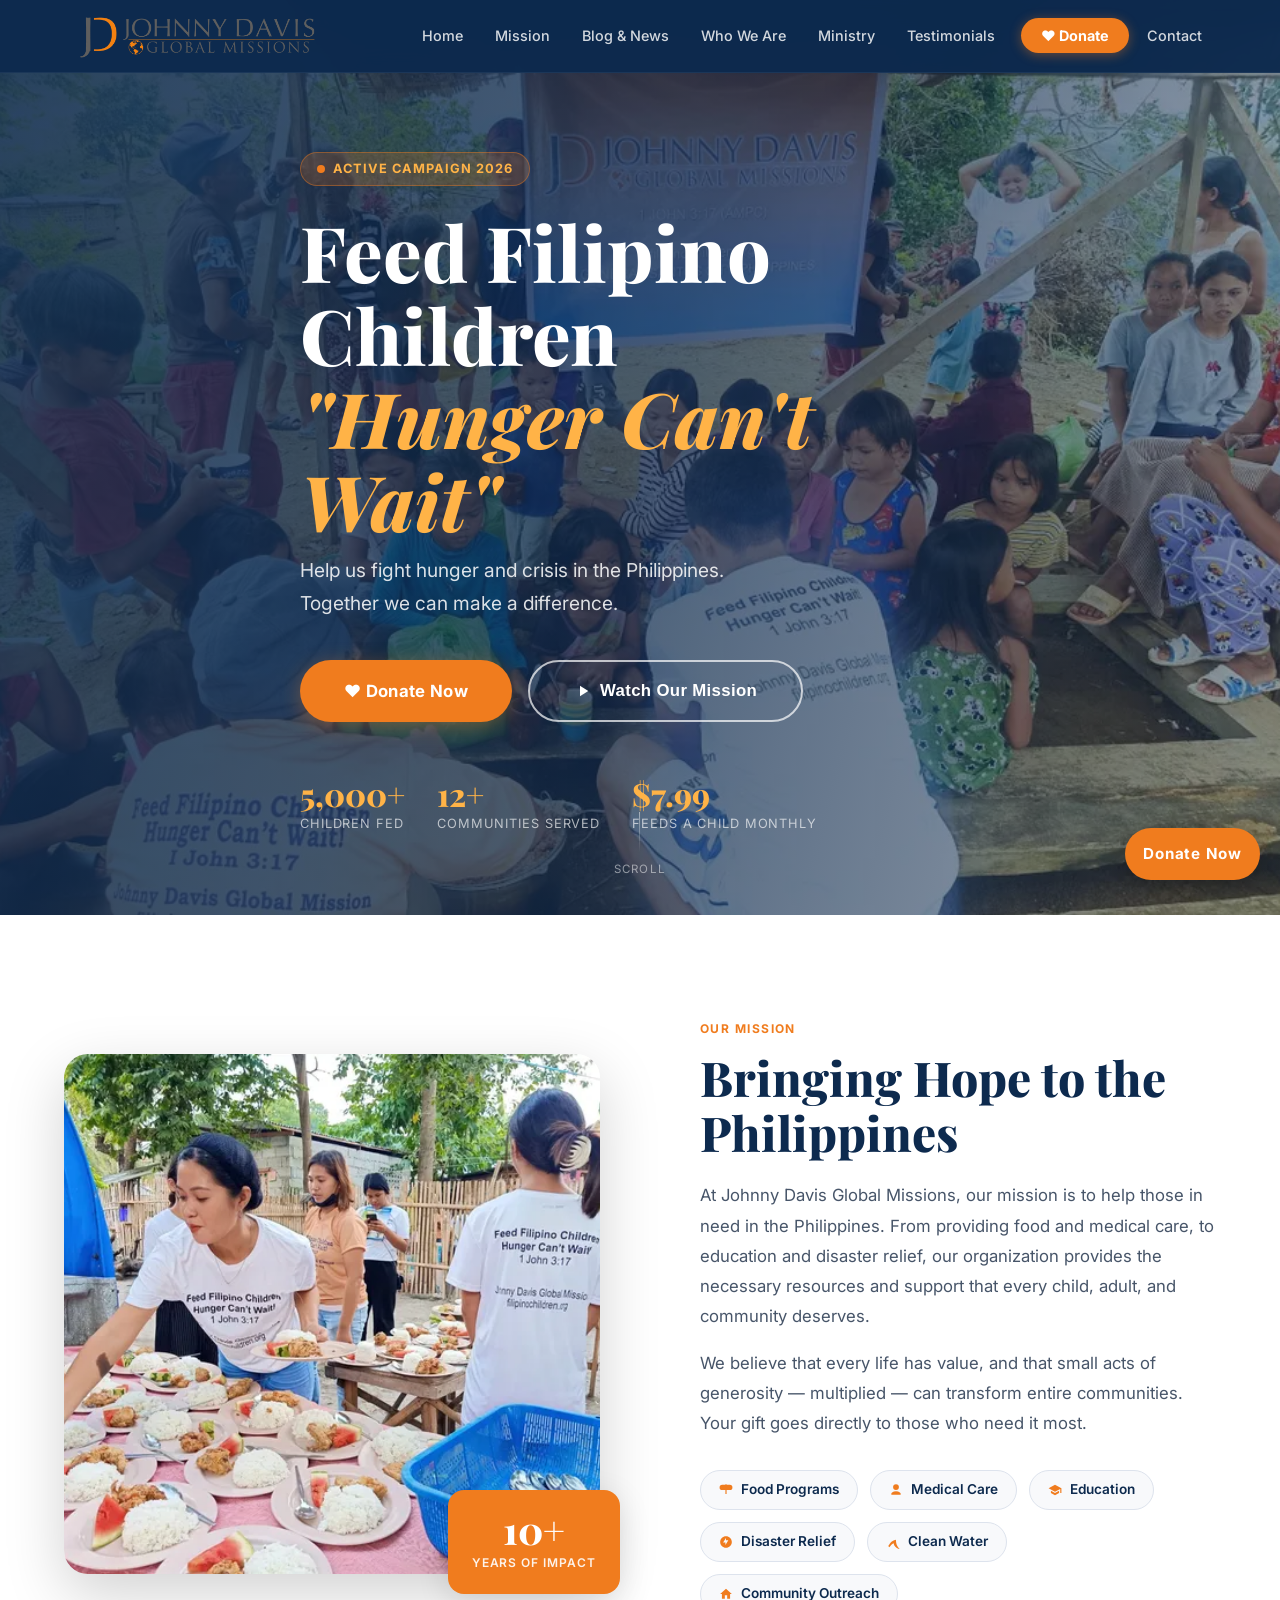
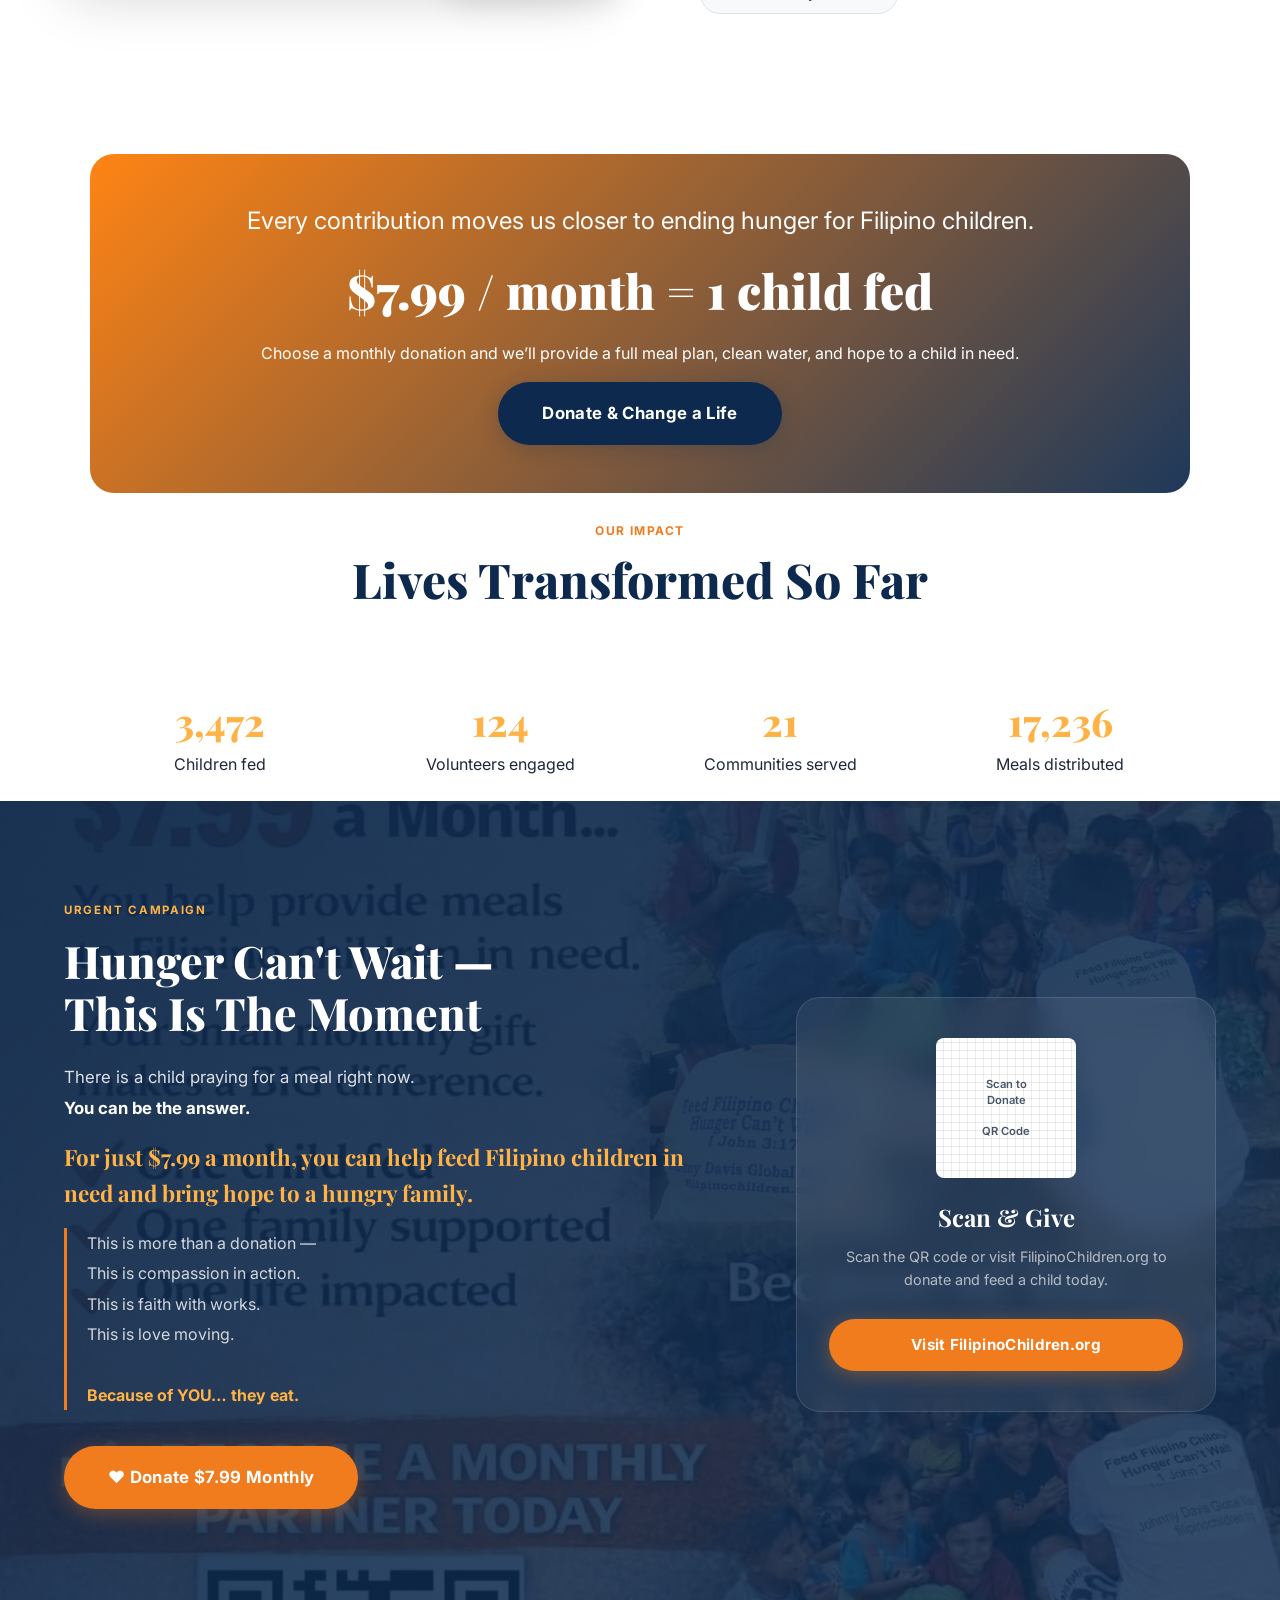
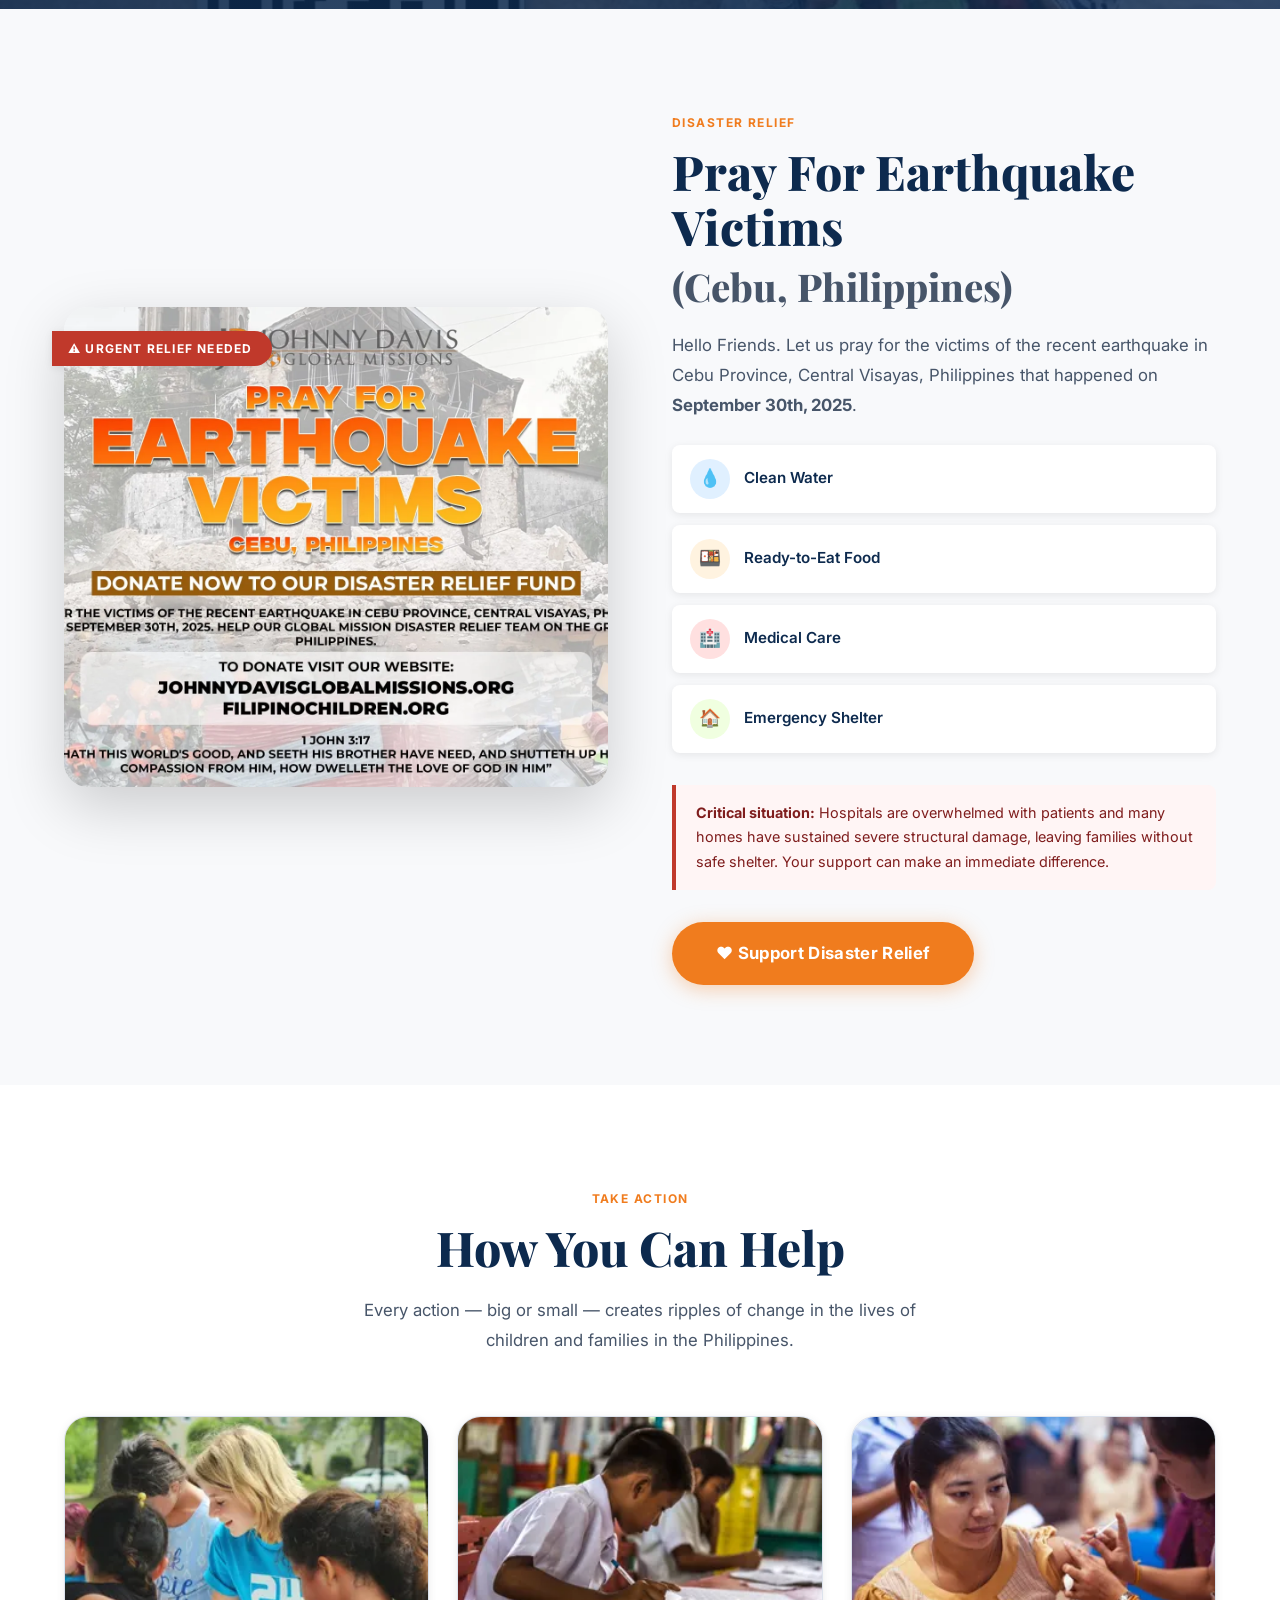
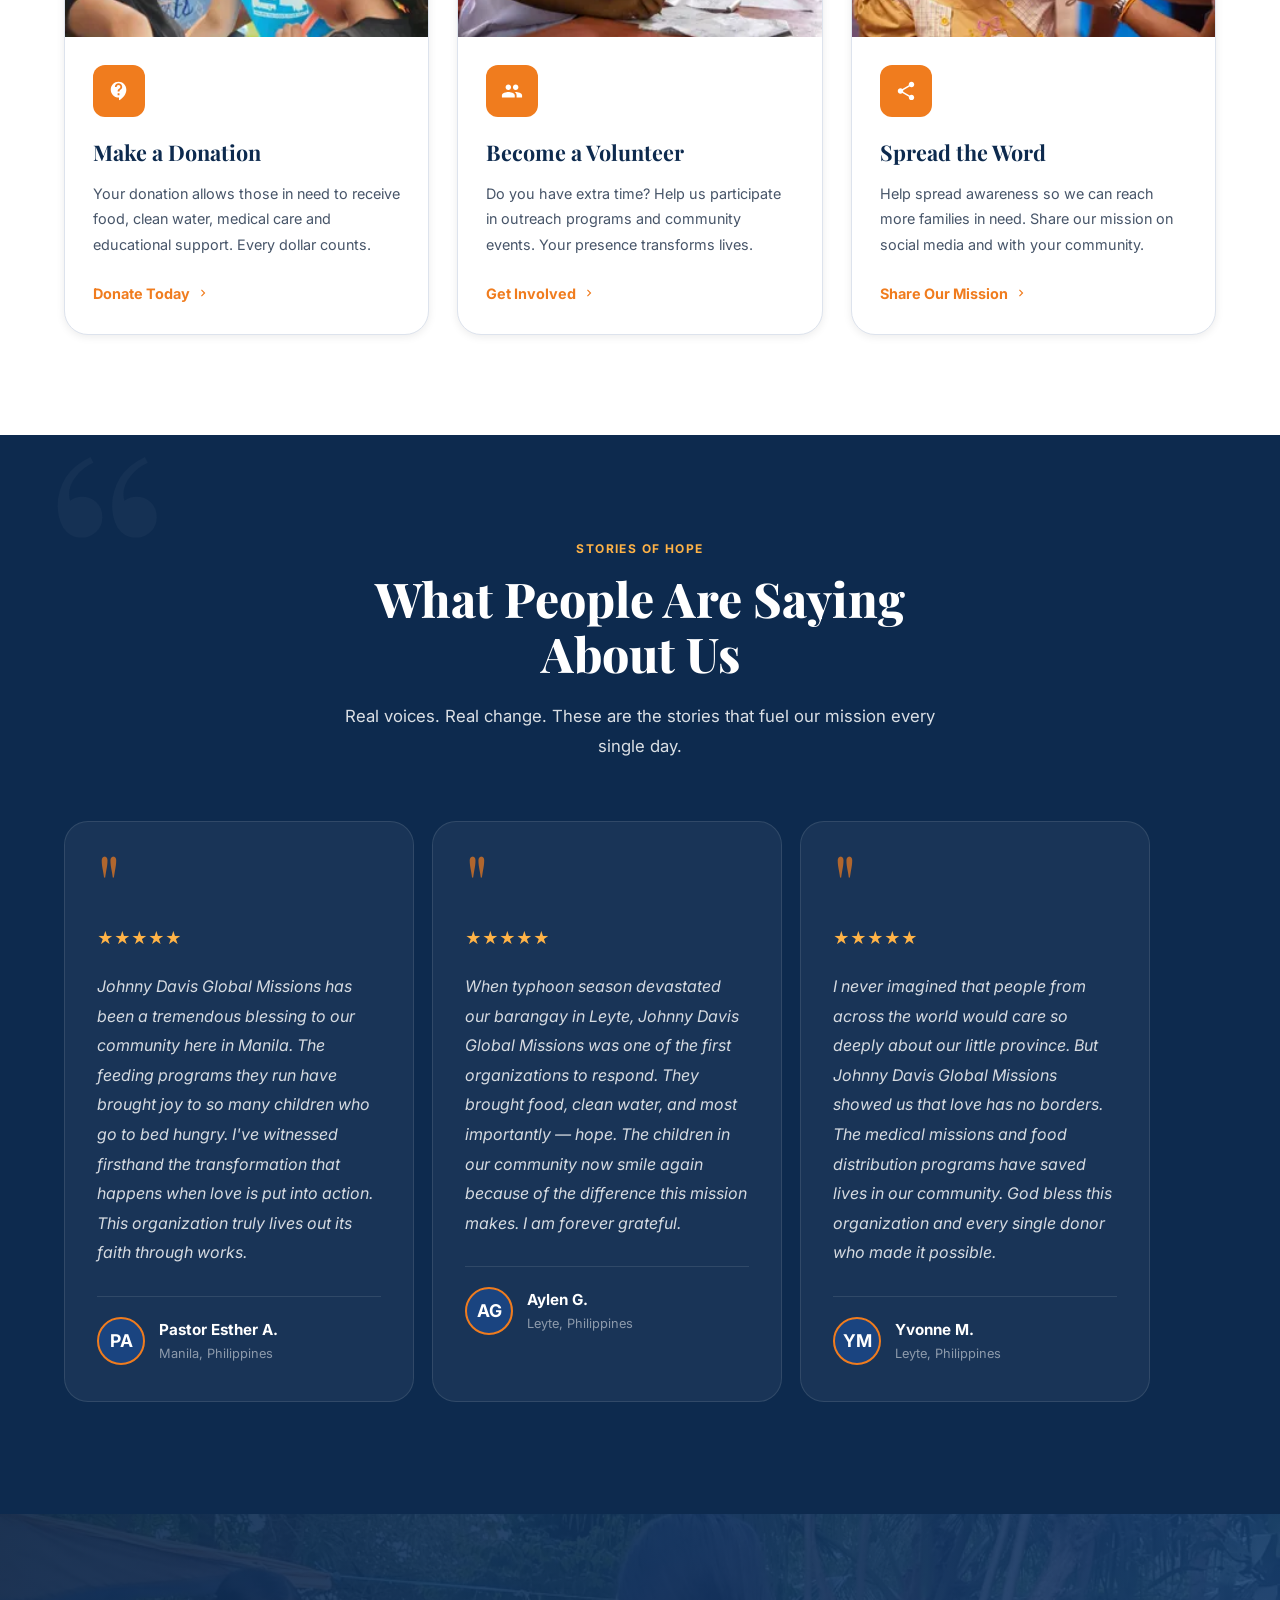
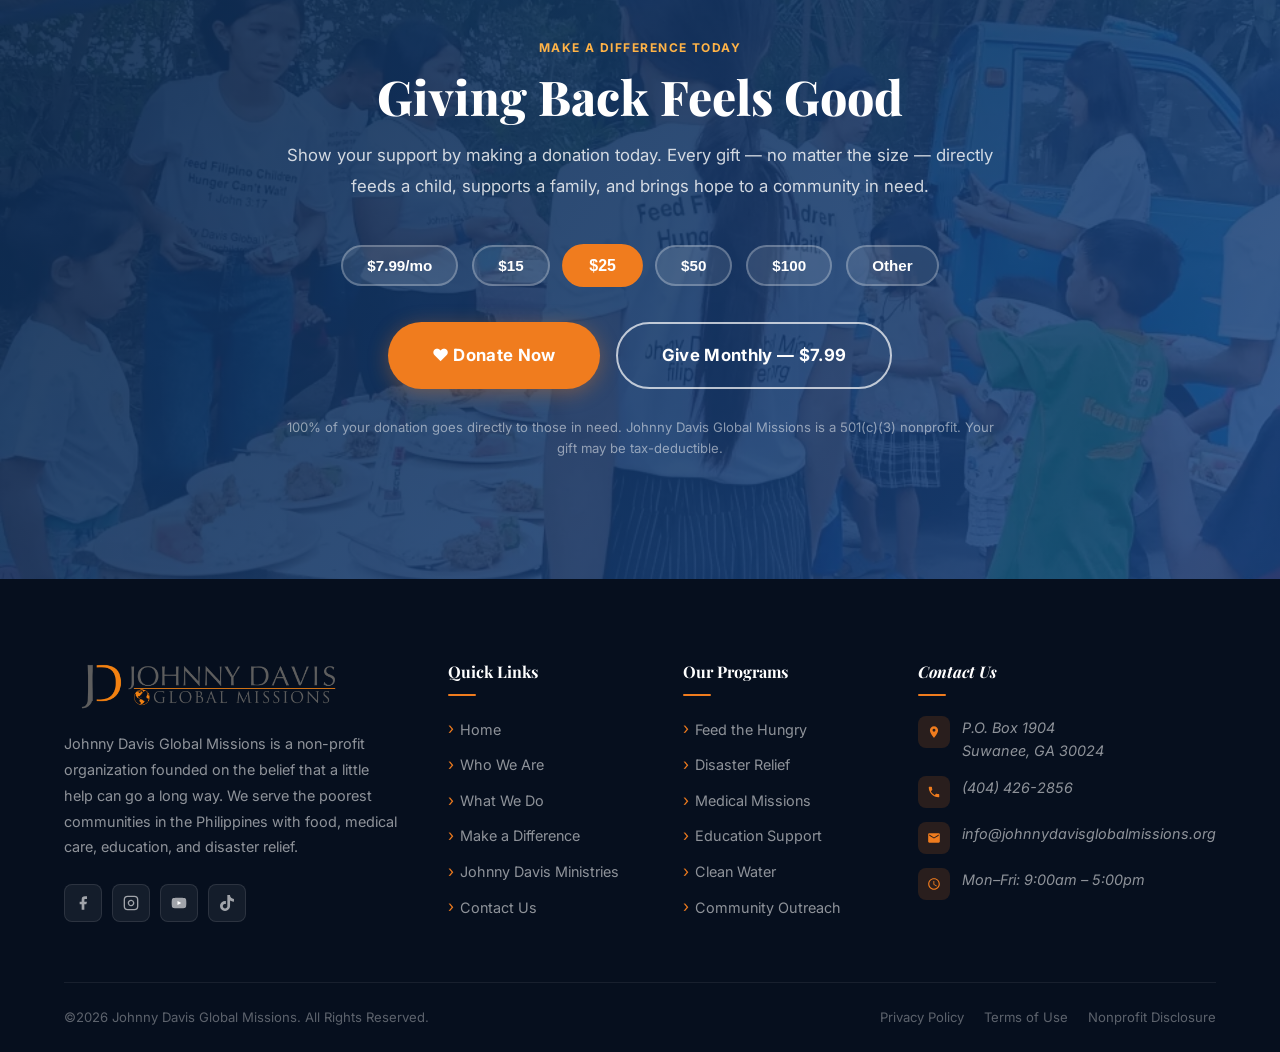
<file: index.html>
<!DOCTYPE html>
<html lang="en">
<head>
  <meta charset="UTF-8" />
  <meta name="viewport" content="width=device-width, initial-scale=1.0" />
  <meta name="description" content="Johnny Davis Global Missions — Feed Filipino Children. Donate to fight hunger, support disaster relief, and bring hope to communities in the Philippines." />
  <title>Johnny Davis Global Missions — Feed Filipino Children</title>

  <!-- Google Fonts -->
  <link rel="preconnect" href="https://fonts.googleapis.com" />
  <link rel="preconnect" href="https://fonts.gstatic.com" crossorigin />
  <link href="https://fonts.googleapis.com/css2?family=Playfair+Display:ital,wght@0,700;0,800;1,700&family=Inter:wght@300;400;500;600;700&display=swap" rel="stylesheet" />
  <link rel="stylesheet" href="style/for_index.css" />

</head>
<body>

<!-- ============================================================
     NAVIGATION
============================================================ -->
<header id="navbar" role="banner">
  <div class="container">
    <nav class="nav-inner" aria-label="Main navigation">
      <a href="#hero" class="nav-logo" aria-label="Johnny Davis Global Missions Home">
        <img src="images/logo.webp" alt="Johnny Davis Global Missions Logo" />
      </a>

      <ul class="nav-links" role="list">
        <li><a href="#hero">Home</a></li>
        <li><a href="#mission">Mission</a></li>
        <!-- <li><a href="#help">How You Can Help</a></li> -->
        <li><a href="news.html">Blog &amp; News</a></li>
        <li><a href="who-we-are.html">Who We Are</a></li>
        <li><a href="johnny-davis-ministry.html">Ministry</a></li>
        <li><a href="#testimonials">Testimonials</a></li>
        <li><a href="donationpage.html" class="btn-nav-donate" aria-label="Donate to Johnny Davis Global Missions">&#9829; Donate</a></li>
        <li><a href="./contact.html">Contact</a></li>
      </ul>

      <button class="nav-toggle" id="navToggle" aria-label="Toggle mobile menu" aria-expanded="false">
        <span></span><span></span><span></span>
      </button>
    </nav>
  </div>

  <nav class="nav-mobile" id="navMobile" aria-label="Mobile navigation">
    <a href="#hero">Home</a>
    <a href="#mission">Mission</a>
    <a href="#help">How You Can Help</a>
    <a href="news.html">Blog &amp; News</a>
    <a href="who-we-are.html">Who We Are</a>
    <a href="johnny-davis-ministry.html">Ministry</a>
    <a href="#testimonials">Testimonials</a>
    <a href="./contact.html">Contact</a>
    <a href="donationpage.html" class="btn-nav-donate">&#9829; Donate Now</a>
  </nav>
</header>

<a id="stickyDonate" class="btn btn-primary" href="donationpage.html" aria-label="Donate Now">Donate Now</a>


<!-- ============================================================
     VIDEO MODAL
=========================================================== -->
<div class="modal-overlay" id="videoModal" role="dialog" aria-modal="true" aria-label="Mission video">
  <div class="modal-box">
    <button class="modal-close" id="modalClose" aria-label="Close video">&times;</button>
    <iframe id="youtubeFrame"
      src=""
      title="Johnny Davis Global Missions — Our Mission"
      allow="accelerometer; autoplay; clipboard-write; encrypted-media; gyroscope; picture-in-picture; web-share"
      referrerpolicy="strict-origin-when-cross-origin"
      allowfullscreen>
    </iframe>
    <div id="videoFallback" class="video-fallback" hidden>
      <p>Video cannot be played here due to YouTube restrictions. Watch directly on YouTube:</p>
      <a href="https://www.youtube.com/watch?v=s3DO45gx0KY" target="_blank" rel="noopener noreferrer">Watch on YouTube</a>
    </div>
  </div>
</div>


<!-- ============================================================
     HERO
============================================================ -->
<section id="hero" aria-label="Hero — Feed Filipino Children">
  <div class="hero-bg" id="heroBg"></div>
  <div class="hero-overlay"></div>

  <div class="container">
    <div class="hero-content">
      <div class="hero-badge" aria-label="Active campaign">Active Campaign 2026</div>

      <h1 class="hero-headline">
        Feed Filipino Children
        <span class="accent">"Hunger Can't Wait"</span>
      </h1>

      <p class="hero-sub">
        Help us fight hunger and crisis in the Philippines.<br/>
        Together we can make a difference.
      </p>

      <div class="hero-ctas">
        <a href="donationpage.html" class="btn btn-primary btn-lg">
          &#9829; Donate Now
        </a>
        <button class="btn btn-outline btn-lg" id="watchMissionBtn" aria-label="Watch our mission video">
          <svg xmlns="http://www.w3.org/2000/svg" width="18" height="18" viewBox="0 0 24 24" fill="currentColor" aria-hidden="true"><path d="M8 5v14l11-7z"/></svg>
          Watch Our Mission
        </button>
      </div>

      <div class="hero-stats" role="list" aria-label="Impact statistics">
        <div class="hero-stat" role="listitem">
          <strong>5,000+</strong>
          <span>Children Fed</span>   
        </div>
        <div class="hero-stat" role="listitem">
          <strong>12+</strong>
          <span>Communities Served</span>
        </div>
        <div class="hero-stat" role="listitem">
          <strong>$7.99</strong>
          <span>Feeds a Child Monthly</span>
        </div>
      </div>
    </div>
  </div>

  <div class="hero-scroll" aria-hidden="true">
    <div class="hero-scroll-line"></div>
    <span>Scroll</span>
  </div>
</section>


<!-- ============================================================
     MISSION
============================================================ -->
<section id="mission" aria-labelledby="mission-title">
  <div class="container">
    <div class="mission-grid">

      <div class="mission-image-wrap reveal-left">
        <img src="images/landingpage/feedthehungry.webp"
             alt="Johnny Davis Global Missions volunteers feeding children in the Philippines"
             loading="lazy" />
        <div class="mission-badge" aria-label="Since 2015">
          <strong>10+</strong>
          <span>Years of Impact</span>
        </div>
      </div>

      <div class="mission-text reveal-right">
        <span class="section-label">Our Mission</span>
        <h2 class="section-title" id="mission-title">Bringing Hope to the Philippines</h2>
        <p class="body-text">
          At Johnny Davis Global Missions, our mission is to help those in need in the Philippines.
          From providing food and medical care, to education and disaster relief, our organization
          provides the necessary resources and support that every child, adult, and community deserves.
        </p>
        <p class="body-text" style="margin-top:16px;">
          We believe that every life has value, and that small acts of generosity — multiplied —
          can transform entire communities. Your gift goes directly to those who need it most.
        </p>

        <div class="mission-pillars" role="list" aria-label="Our focus areas">
          <div class="pillar-tag" role="listitem">
            <svg xmlns="http://www.w3.org/2000/svg" width="14" height="14" viewBox="0 0 24 24" fill="currentColor" aria-hidden="true"><path d="M18.5 3a4.5 4.5 0 0 1 0 9H13v7h-2v-7H5.5a4.5 4.5 0 0 1 0-9H11V2h2v1h5.5z"/></svg>
            Food Programs
          </div>
          <div class="pillar-tag" role="listitem">
            <svg xmlns="http://www.w3.org/2000/svg" width="14" height="14" viewBox="0 0 24 24" fill="currentColor" aria-hidden="true"><path d="M12 2a5 5 0 1 1 0 10A5 5 0 0 1 12 2zm0 12c5.33 0 8 2.67 8 4v2H4v-2c0-1.33 2.67-4 8-4z"/></svg>
            Medical Care
          </div>
          <div class="pillar-tag" role="listitem">
            <svg xmlns="http://www.w3.org/2000/svg" width="14" height="14" viewBox="0 0 24 24" fill="currentColor" aria-hidden="true"><path d="M12 3L1 9l11 6 9-4.91V17h2V9L12 3zM5 13.18V17l7 4 7-4v-3.82L12 17l-7-3.82z"/></svg>
            Education
          </div>
          <div class="pillar-tag" role="listitem">
            <svg xmlns="http://www.w3.org/2000/svg" width="14" height="14" viewBox="0 0 24 24" fill="currentColor" aria-hidden="true"><path d="M12 2C6.48 2 2 6.48 2 12s4.48 10 10 10 10-4.48 10-10S17.52 2 12 2zm-1 15v-4H7l5-8v4h4l-5 8z"/></svg>
            Disaster Relief
          </div>
          <div class="pillar-tag" role="listitem">
            <svg xmlns="http://www.w3.org/2000/svg" width="14" height="14" viewBox="0 0 24 24" fill="currentColor" aria-hidden="true"><path d="M17 8C8 10 5.9 16.17 3.82 19.07L5.71 21c2-2.25 4-6.25 7.29-7 2.09 9.75 11 10 11 10S17 20.25 17 8z"/></svg>
            Clean Water
          </div>
          <div class="pillar-tag" role="listitem">
            <svg xmlns="http://www.w3.org/2000/svg" width="14" height="14" viewBox="0 0 24 24" fill="currentColor" aria-hidden="true"><path d="M10 20v-6h4v6h5v-8h3L12 3 2 12h3v8z"/></svg>
            Community Outreach
          </div>
        </div>
      </div>

    </div>
  </div>
</section>

<section id="donation-highlight" class="reveal">
  <div class="container">
    <p class="highlight-text">Every contribution moves us closer to ending hunger for Filipino children.</p>
    <div class="highlight-amount">$7.99 / month = 1 child fed</div>
    <p>Choose a monthly donation and we’ll provide a full meal plan, clean water, and hope to a child in need.</p>
    <a href="donationpage.html" class="btn btn-blue btn-lg" style="display:inline-flex; align-items:center; justify-content:center; margin-top:16px;">Donate &amp; Change a Life</a>
  </div>
</section>

<section id="impact" aria-labelledby="impact-title" class="reveal">
  <div class="container">
    <header class="help-header">
      <span class="section-label">Our Impact</span>
      <h2 class="section-title" id="impact-title">Lives Transformed So Far</h2>
    </header>

    <div class="counter-grid">
      <div class="counter-item">
        <div class="counter-value" data-target="5000">0</div>
        <div>Children fed</div>
      </div>
      <div class="counter-item">
        <div class="counter-value" data-target="150">0</div>
        <div>Volunteers engaged</div>
      </div>
      <div class="counter-item">
        <div class="counter-value" data-target="30">0</div>
        <div>Communities served</div>
      </div>
      <div class="counter-item">
        <div class="counter-value" data-target="25000">0</div>
        <div>Meals distributed</div>
      </div>
    </div>
  </div>
</section>


<!-- ============================================================
     URGENCY / CAMPAIGN
============================================================ -->
<section id="urgency" aria-labelledby="urgency-title">
  <div class="urgency-bg" aria-hidden="true"></div>
  <div class="urgency-overlay" aria-hidden="true"></div>

  <div class="container">
    <div class="urgency-content">

      <div class="urgency-text reveal-left">
        <p class="overline">Urgent Campaign</p>
        <h2 class="urgency-heading" id="urgency-title">
          Hunger Can't Wait —<br/>This Is The Moment
        </h2>
        <p class="urgency-body">
          There is a child praying for a meal right now.<br/>
          <strong style="color:#fff;">You can be the answer.</strong>
        </p>
        <p class="urgency-price">
          For just $7.99 a month, you can help feed Filipino children in need
          and bring hope to a hungry family.
        </p>
        <blockquote class="urgency-closing">
          This is more than a donation —<br/>
          This is compassion in action.<br/>
          This is faith with works.<br/>
          This is love moving.<br/><br/>
          <strong style="color: var(--orange-light);">Because of YOU… they eat.</strong>
        </blockquote>
        <a href="https://filipinochildren.org" target="_blank" rel="noopener noreferrer" class="btn btn-primary btn-lg">
          &#9829; Donate $7.99 Monthly
        </a>
      </div>

      <div class="urgency-card reveal-right">
        <div class="qr-placeholder" role="img" aria-label="QR code for FilipinoChildren.org donation page">
          <span>Scan to<br/>Donate<br/><br/>QR Code</span>
        </div>
        <h3>Scan &amp; Give</h3>
        <p>Scan the QR code or visit FilipinoChildren.org to donate and feed a child today.</p>
        <a href="https://filipinochildren.org" target="_blank" rel="noopener noreferrer" class="btn btn-primary">
          Visit FilipinoChildren.org
        </a>
      </div>

    </div>
  </div>
</section>


<!-- ============================================================
     DISASTER RELIEF
============================================================ -->
<section id="disaster" aria-labelledby="disaster-title">
  <div class="container">
    <div class="disaster-grid">

      <div class="disaster-image-wrap reveal-left">
        <span class="disaster-ribbon" aria-label="Urgent alert">&#9888; Urgent Relief Needed</span>
        <img src="images/landingpage/pray_for_earthquake_victems.webp"
             alt="Earthquake victims in Cebu Province, Philippines needing urgent aid"
             loading="lazy" />
      </div>

      <div class="disaster-text reveal-right">
        <span class="section-label">Disaster Relief</span>
        <h2 class="section-title" id="disaster-title">
          Pray For Earthquake Victims<br/>
          <span style="font-size:80%; color: var(--gray-600);">(Cebu, Philippines)</span>
        </h2>
        <p class="body-text">
          Hello Friends. Let us pray for the victims of the recent earthquake in Cebu Province,
          Central Visayas, Philippines that happened on <strong>September 30th, 2025</strong>.
        </p>

        <ul class="needs-list" aria-label="Immediate needs">
          <li class="need-item">
            <div class="need-icon" style="background:#e0f0ff;" aria-hidden="true">💧</div>
            Clean Water
          </li>
          <li class="need-item">
            <div class="need-icon" style="background:#fff3e0;" aria-hidden="true">🍱</div>
            Ready-to-Eat Food
          </li>
          <li class="need-item">
            <div class="need-icon" style="background:#ffe0e0;" aria-hidden="true">🏥</div>
            Medical Care
          </li>
          <li class="need-item">
            <div class="need-icon" style="background:#f0ffe0;" aria-hidden="true">🏠</div>
            Emergency Shelter
          </li>
        </ul>

        <div class="disaster-alert" role="alert">
          <strong>Critical situation:</strong> Hospitals are overwhelmed with patients and many homes have sustained
          severe structural damage, leaving families without safe shelter. Your support can make an immediate difference.
        </div>

        <a href="donationpage.html" class="btn btn-primary btn-lg">
          &#9829; Support Disaster Relief
        </a>
      </div>

    </div>
  </div>
</section>


<!-- ============================================================
     HOW YOU CAN HELP
============================================================ -->
<section id="help" aria-labelledby="help-title">
  <div class="container">

    <header class="help-header reveal">
      <span class="section-label">Take Action</span>
      <h2 class="section-title" id="help-title">How You Can Help</h2>
      <p class="body-text">
        Every action — big or small — creates ripples of change in the lives of children and families in the Philippines.
      </p>
    </header>

    <div class="help-cards">

      <article class="help-card reveal" style="transition-delay:.1s">
        <img class="help-card-img" src="images/landingpage/community_outreach.webp"
             alt="Volunteers making a donation for community outreach"
             loading="lazy" />
        <div class="help-card-body">
          <div class="help-card-icon" aria-hidden="true">
            <svg xmlns="http://www.w3.org/2000/svg" width="22" height="22" viewBox="0 0 24 24" fill="currentColor"><path d="M11.5 2C6.81 2 3 5.81 3 10.5S6.81 19 11.5 19h.5v3c4.86-2.34 8-7 8-11.5C20 5.81 16.19 2 11.5 2zm1 14.5h-2v-2h2v2zm0-4h-2c0-3.25 3-3 3-5 0-1.1-.9-2-2-2s-2 .9-2 2h-2c0-2.21 1.79-4 4-4s4 1.79 4 4c0 2.5-3 2.75-3 5z"/></svg>
          </div>
          <h3>Make a Donation</h3>
          <p>Your donation allows those in need to receive food, clean water, medical care and educational support. Every dollar counts.</p>
          <a href="donationpage.html" class="help-card-link">
            Donate Today
            <svg xmlns="http://www.w3.org/2000/svg" width="14" height="14" viewBox="0 0 24 24" fill="currentColor" aria-hidden="true"><path d="M8.59 16.59L13.17 12 8.59 7.41 10 6l6 6-6 6z"/></svg>
          </a>
        </div>
      </article>

      <article class="help-card reveal" style="transition-delay:.2s">
        <img class="help-card-img" src="images/landingpage/education.webp"
             alt="Volunteers participating in community education programs"
             loading="lazy" />
        <div class="help-card-body">
          <div class="help-card-icon" aria-hidden="true">
            <svg xmlns="http://www.w3.org/2000/svg" width="22" height="22" viewBox="0 0 24 24" fill="currentColor"><path d="M16 11c1.66 0 2.99-1.34 2.99-3S17.66 5 16 5c-1.66 0-3 1.34-3 3s1.34 3 3 3zm-8 0c1.66 0 2.99-1.34 2.99-3S9.66 5 8 5C6.34 5 5 6.34 5 8s1.34 3 3 3zm0 2c-2.33 0-7 1.17-7 3.5V19h14v-2.5c0-2.33-4.67-3.5-7-3.5zm8 0c-.29 0-.62.02-.97.05 1.16.84 1.97 1.97 1.97 3.45V19h6v-2.5c0-2.33-4.67-3.5-7-3.5z"/></svg>
          </div>
          <h3>Become a Volunteer</h3>
          <p>Do you have extra time? Help us participate in outreach programs and community events. Your presence transforms lives.</p>
          <a href="#footer" class="help-card-link">
            Get Involved
            <svg xmlns="http://www.w3.org/2000/svg" width="14" height="14" viewBox="0 0 24 24" fill="currentColor" aria-hidden="true"><path d="M8.59 16.59L13.17 12 8.59 7.41 10 6l6 6-6 6z"/></svg>
          </a>
        </div>
      </article>

      <article class="help-card reveal" style="transition-delay:.3s">
        <img class="help-card-img" src="images/landingpage/medical_care.webp"
             alt="Community awareness and outreach programs in the Philippines"
             loading="lazy" />
        <div class="help-card-body">
          <div class="help-card-icon" aria-hidden="true">
            <svg xmlns="http://www.w3.org/2000/svg" width="22" height="22" viewBox="0 0 24 24" fill="currentColor"><path d="M18 16.08c-.76 0-1.44.3-1.96.77L8.91 12.7c.05-.23.09-.46.09-.7s-.04-.47-.09-.7l7.05-4.11c.54.5 1.25.81 2.04.81 1.66 0 3-1.34 3-3s-1.34-3-3-3-3 1.34-3 3c0 .24.04.47.09.7L8.04 9.81C7.5 9.31 6.79 9 6 9c-1.66 0-3 1.34-3 3s1.34 3 3 3c.79 0 1.5-.31 2.04-.81l7.12 4.16c-.05.21-.08.43-.08.65 0 1.61 1.31 2.92 2.92 2.92 1.61 0 2.92-1.31 2.92-2.92s-1.31-2.92-2.92-2.92z"/></svg>
          </div>
          <h3>Spread the Word</h3>
          <p>Help spread awareness so we can reach more families in need. Share our mission on social media and with your community.</p>
          <a href="#footer" class="help-card-link">
            Share Our Mission
            <svg xmlns="http://www.w3.org/2000/svg" width="14" height="14" viewBox="0 0 24 24" fill="currentColor" aria-hidden="true"><path d="M8.59 16.59L13.17 12 8.59 7.41 10 6l6 6-6 6z"/></svg>
          </a>
        </div>
      </article>

    </div>
  </div>
</section>


<!-- ============================================================
     TESTIMONIALS
============================================================ -->
<section id="testimonials" aria-labelledby="testimonials-title">
  <div class="container">

    <header class="testimonials-header reveal">
      <span class="section-label">Stories of Hope</span>
      <h2 class="section-title" id="testimonials-title">What People Are Saying About Us</h2>
      <p class="body-text white">
        Real voices. Real change. These are the stories that fuel our mission every single day.
      </p>
    </header>

    <div class="testimonial-carousel">

      <article class="testimonial-card reveal" style="transition-delay:.1s">
        <span class="quote-mark" aria-hidden="true">"</span>
        <div class="testimonial-stars" aria-label="5 stars">★★★★★</div>
        <blockquote>
          <p class="testimonial-text">
            Johnny Davis Global Missions has been a tremendous blessing to our community here in Manila.
            The feeding programs they run have brought joy to so many children who go to bed hungry.
            I've witnessed firsthand the transformation that happens when love is put into action.
            This organization truly lives out its faith through works.
          </p>
        </blockquote>
        <footer class="testimonial-author">
          <div class="author-avatar" aria-hidden="true">PA</div>
          <div>
            <p class="author-name">Pastor Esther A.</p>
            <p class="author-location">Manila, Philippines</p>
          </div>
        </footer>
      </article>

      <article class="testimonial-card reveal" style="transition-delay:.2s">
        <span class="quote-mark" aria-hidden="true">"</span>
        <div class="testimonial-stars" aria-label="5 stars">★★★★★</div>
        <blockquote>
          <p class="testimonial-text">
            When typhoon season devastated our barangay in Leyte, Johnny Davis Global Missions was one of
            the first organizations to respond. They brought food, clean water, and most importantly —
            hope. The children in our community now smile again because of the difference this mission makes.
            I am forever grateful.
          </p>
        </blockquote>
        <footer class="testimonial-author">
          <div class="author-avatar" aria-hidden="true">AG</div>
          <div>
            <p class="author-name">Aylen G.</p>
            <p class="author-location">Leyte, Philippines</p>
          </div>
        </footer>
      </article>

      <article class="testimonial-card reveal" style="transition-delay:.3s">
        <span class="quote-mark" aria-hidden="true">"</span>
        <div class="testimonial-stars" aria-label="5 stars">★★★★★</div>
        <blockquote>
          <p class="testimonial-text">
            I never imagined that people from across the world would care so deeply about our little province.
            But Johnny Davis Global Missions showed us that love has no borders. The medical missions and
            food distribution programs have saved lives in our community. God bless this organization and
            every single donor who made it possible.
          </p>
        </blockquote>
        <footer class="testimonial-author">
          <div class="author-avatar" aria-hidden="true">YM</div>
          <div>
            <p class="author-name">Yvonne M.</p>
            <p class="author-location">Leyte, Philippines</p>
          </div>
        </footer>
      </article>

    </div>
  </div>
</section>


<!-- ============================================================
     DONATION CTA
============================================================ -->
<section id="donate-cta" aria-labelledby="donate-cta-title">
  <div class="donate-cta-bg" aria-hidden="true"></div>
  <div class="donate-cta-overlay" aria-hidden="true"></div>

  <div class="container">
    <div class="donate-cta-content reveal">
      <span class="section-label">Make a Difference Today</span>
      <h2 class="section-title" id="donate-cta-title">Giving Back Feels Good</h2>
      <p class="body-text">
        Show your support by making a donation today. Every gift — no matter the size —
        directly feeds a child, supports a family, and brings hope to a community in need.
      </p>

      <div class="donate-options" role="group" aria-label="Select donation amount">
        <button class="donate-amount" onclick="selectAmount(this, '$7.99')">$7.99/mo</button>
        <button class="donate-amount" onclick="selectAmount(this, '$15')">$15</button>
        <button class="donate-amount selected" onclick="selectAmount(this, '$25')">$25</button>
        <button class="donate-amount" onclick="selectAmount(this, '$50')">$50</button>
        <button class="donate-amount" onclick="selectAmount(this, '$100')">$100</button>
        <button class="donate-amount" onclick="selectAmount(this, 'custom')">Other</button>
      </div>

      <div class="donate-cta-btns">
        <a href="https://filipinochildren.org" target="_blank" rel="noopener noreferrer" class="btn btn-primary btn-lg">
          &#9829; Donate Now
        </a>
        <a href="https://filipinochildren.org" target="_blank" rel="noopener noreferrer" class="btn btn-outline btn-lg">
          Give Monthly — $7.99
        </a>
      </div>

      <p class="impact-note">
        100% of your donation goes directly to those in need. Johnny Davis Global Missions is a 501(c)(3) nonprofit.
        Your gift may be tax-deductible.
      </p>
    </div>
  </div>
</section>


<!-- ============================================================
     FOOTER
============================================================ -->
<footer id="footer" role="contentinfo">
  <div class="container">
    <div class="footer-grid">

      <!-- Brand -->
      <div class="footer-brand">
        <img src="images/logo.webp" alt="Johnny Davis Global Missions Logo" />
        <p>
          Johnny Davis Global Missions is a non-profit organization founded on the belief that
          a little help can go a long way. We serve the poorest communities in the Philippines
          with food, medical care, education, and disaster relief.
        </p>
        <div class="footer-socials" aria-label="Social media links">
          <a href="https://www.facebook.com/GlobalMissions55" class="social-icon" aria-label="Facebook">
            <svg xmlns="http://www.w3.org/2000/svg" width="16" height="16" viewBox="0 0 24 24" fill="currentColor" aria-hidden="true"><path d="M18 2h-3a5 5 0 0 0-5 5v3H7v4h3v8h4v-8h3l1-4h-4V7a1 1 0 0 1 1-1h3z"/></svg>
          </a>
          <a href="https://www.instagram.com/globalmissions50/" class="social-icon" aria-label="Instagram">
            <svg xmlns="http://www.w3.org/2000/svg" width="16" height="16" viewBox="0 0 24 24" fill="none" stroke="currentColor" stroke-width="2" aria-hidden="true"><rect x="2" y="2" width="20" height="20" rx="5" ry="5"/><path d="M16 11.37A4 4 0 1 1 12.63 8 4 4 0 0 1 16 11.37z"/><line x1="17.5" y1="6.5" x2="17.51" y2="6.5"/></svg>
          </a>
          <a href="https://www.youtube.com/@johnnydavisministries" class="social-icon" aria-label="YouTube">
            <svg xmlns="http://www.w3.org/2000/svg" width="16" height="16" viewBox="0 0 24 24" fill="currentColor" aria-hidden="true"><path d="M22.54 6.42a2.78 2.78 0 0 0-1.95-1.96C18.88 4 12 4 12 4s-6.88 0-8.59.46a2.78 2.78 0 0 0-1.95 1.96A29 29 0 0 0 1 12a29 29 0 0 0 .46 5.58A2.78 2.78 0 0 0 3.41 19.6C5.12 20 12 20 12 20s6.88 0 8.59-.46a2.78 2.78 0 0 0 1.95-1.95A29 29 0 0 0 23 12a29 29 0 0 0-.46-5.58z"/><polygon points="9.75 15.02 15.5 12 9.75 8.98 9.75 15.02" fill="white"/></svg>
          </a>
          <a href="https://www.tiktok.com/@johnnydavisministries" class="social-icon" aria-label="TikTok">
            <svg xmlns="http://www.w3.org/2000/svg" width="16" height="16" viewBox="0 0 24 24" fill="currentColor" aria-hidden="true"><path d="M12.525.02c1.31-.02 2.61-.01 3.91-.02.08 1.53.63 3.09 1.75 4.17 1.12 1.11 2.7 1.62 4.24 1.79v4.03c-1.44-.05-2.89-.35-4.2-.97-.57-.26-1.1-.59-1.62-.93-.01 2.92.01 5.84-.02 8.75-.08 1.4-.54 2.79-1.35 3.94-1.31 1.92-3.58 3.17-5.91 3.21-1.43.08-2.86-.31-4.08-1.03-2.02-1.19-3.44-3.37-3.65-5.71-.02-.5-.03-1-.01-1.49.18-1.9 1.12-3.72 2.58-4.96 1.66-1.44 3.98-2.13 6.15-1.72.02 1.48-.04 2.96-.04 4.44-.99-.32-2.15-.23-3.02.37-.63.41-1.11 1.04-1.36 1.75-.21.51-.15 1.07-.14 1.61.24 1.64 1.82 3.02 3.5 2.87 1.12-.01 2.19-.66 2.77-1.61.19-.33.4-.67.41-1.06.1-1.79.06-3.57.07-5.36.01-4.03-.01-8.05.02-12.07z"/></svg>
          </a>
        </div>
      </div>

      <!-- Links -->
      <nav aria-label="Footer navigation">
        <h3 class="footer-heading">Quick Links</h3>
        <ul class="footer-links" role="list">
          <li><a href="#hero">Home</a></li>
          <li><a href="#mission">Who We Are</a></li>
          <li><a href="#help">What We Do</a></li>
          <li><a href="donationpage.html">Make a Difference</a></li>
          <li><a href="https://johnnydavisministries.org" target="_blank" rel="noopener noreferrer">Johnny Davis Ministries</a></li>
          <li><a href="#footer">Contact Us</a></li>
        </ul>
      </nav>

      <!-- Programs -->
      <nav aria-label="Programs navigation">
        <h3 class="footer-heading">Our Programs</h3>
        <ul class="footer-links" role="list">
          <li><a href="#urgency">Feed the Hungry</a></li>
          <li><a href="#disaster">Disaster Relief</a></li>
          <li><a href="#help">Medical Missions</a></li>
          <li><a href="#help">Education Support</a></li>
          <li><a href="#help">Clean Water</a></li>
          <li><a href="#help">Community Outreach</a></li>
        </ul>
      </nav>

      <!-- Contact -->
      <address>
        <h3 class="footer-heading">Contact Us</h3>
        <div class="footer-contact">
          <div class="contact-row">
            <div class="contact-icon" aria-hidden="true">
              <svg xmlns="http://www.w3.org/2000/svg" width="14" height="14" viewBox="0 0 24 24" fill="currentColor"><path d="M12 2C8.13 2 5 5.13 5 9c0 5.25 7 13 7 13s7-7.75 7-13c0-3.87-3.13-7-7-7zm0 9.5a2.5 2.5 0 0 1 0-5 2.5 2.5 0 0 1 0 5z"/></svg>
            </div>
            <span>P.O. Box 1904<br/>Suwanee, GA 30024</span>
          </div>
          <div class="contact-row">
            <div class="contact-icon" aria-hidden="true">
              <svg xmlns="http://www.w3.org/2000/svg" width="14" height="14" viewBox="0 0 24 24" fill="currentColor"><path d="M6.62 10.79c1.44 2.83 3.76 5.14 6.59 6.59l2.2-2.2c.27-.27.67-.36 1.02-.24 1.12.37 2.33.57 3.57.57.55 0 1 .45 1 1V20c0 .55-.45 1-1 1-9.39 0-17-7.61-17-17 0-.55.45-1 1-1h3.5c.55 0 1 .45 1 1 0 1.25.2 2.45.57 3.57.11.35.03.74-.25 1.02l-2.2 2.2z"/></svg>
            </div>
            <a href="tel:+14044262856">(404) 426-2856</a>
          </div>
          <div class="contact-row">
            <div class="contact-icon" aria-hidden="true">
              <svg xmlns="http://www.w3.org/2000/svg" width="14" height="14" viewBox="0 0 24 24" fill="currentColor"><path d="M20 4H4c-1.1 0-1.99.9-1.99 2L2 18c0 1.1.9 2 2 2h16c1.1 0 2-.9 2-2V6c0-1.1-.9-2-2-2zm0 4l-8 5-8-5V6l8 5 8-5v2z"/></svg>
            </div>
            <a href="mailto:info@johnnydavisglobalmissions.org">info@johnnydavisglobalmissions.org</a>
          </div>
          <div class="contact-row">
            <div class="contact-icon" aria-hidden="true">
              <svg xmlns="http://www.w3.org/2000/svg" width="14" height="14" viewBox="0 0 24 24" fill="currentColor"><path d="M11.99 2C6.47 2 2 6.48 2 12s4.47 10 9.99 10C17.52 22 22 17.52 22 12S17.52 2 11.99 2zM12 20c-4.42 0-8-3.58-8-8s3.58-8 8-8 8 3.58 8 8-3.58 8-8 8zm.5-13H11v6l5.25 3.15.75-1.23-4.5-2.67V7z"/></svg>
            </div>
            <span>Mon–Fri: 9:00am – 5:00pm</span>
          </div>
        </div>
      </address>

    </div>

    <div class="footer-bottom">
      <p class="footer-copy">
        &copy;2026 Johnny Davis Global Missions. All Rights Reserved.
      </p>
      <nav class="footer-legal" aria-label="Legal navigation">
        <a href="#">Privacy Policy</a>
        <a href="#">Terms of Use</a>
        <a href="#">Nonprofit Disclosure</a>
      </nav>
    </div>
  </div>
</footer>


<script src="js/for_index.js"></script>


</body>
</html>
</file>
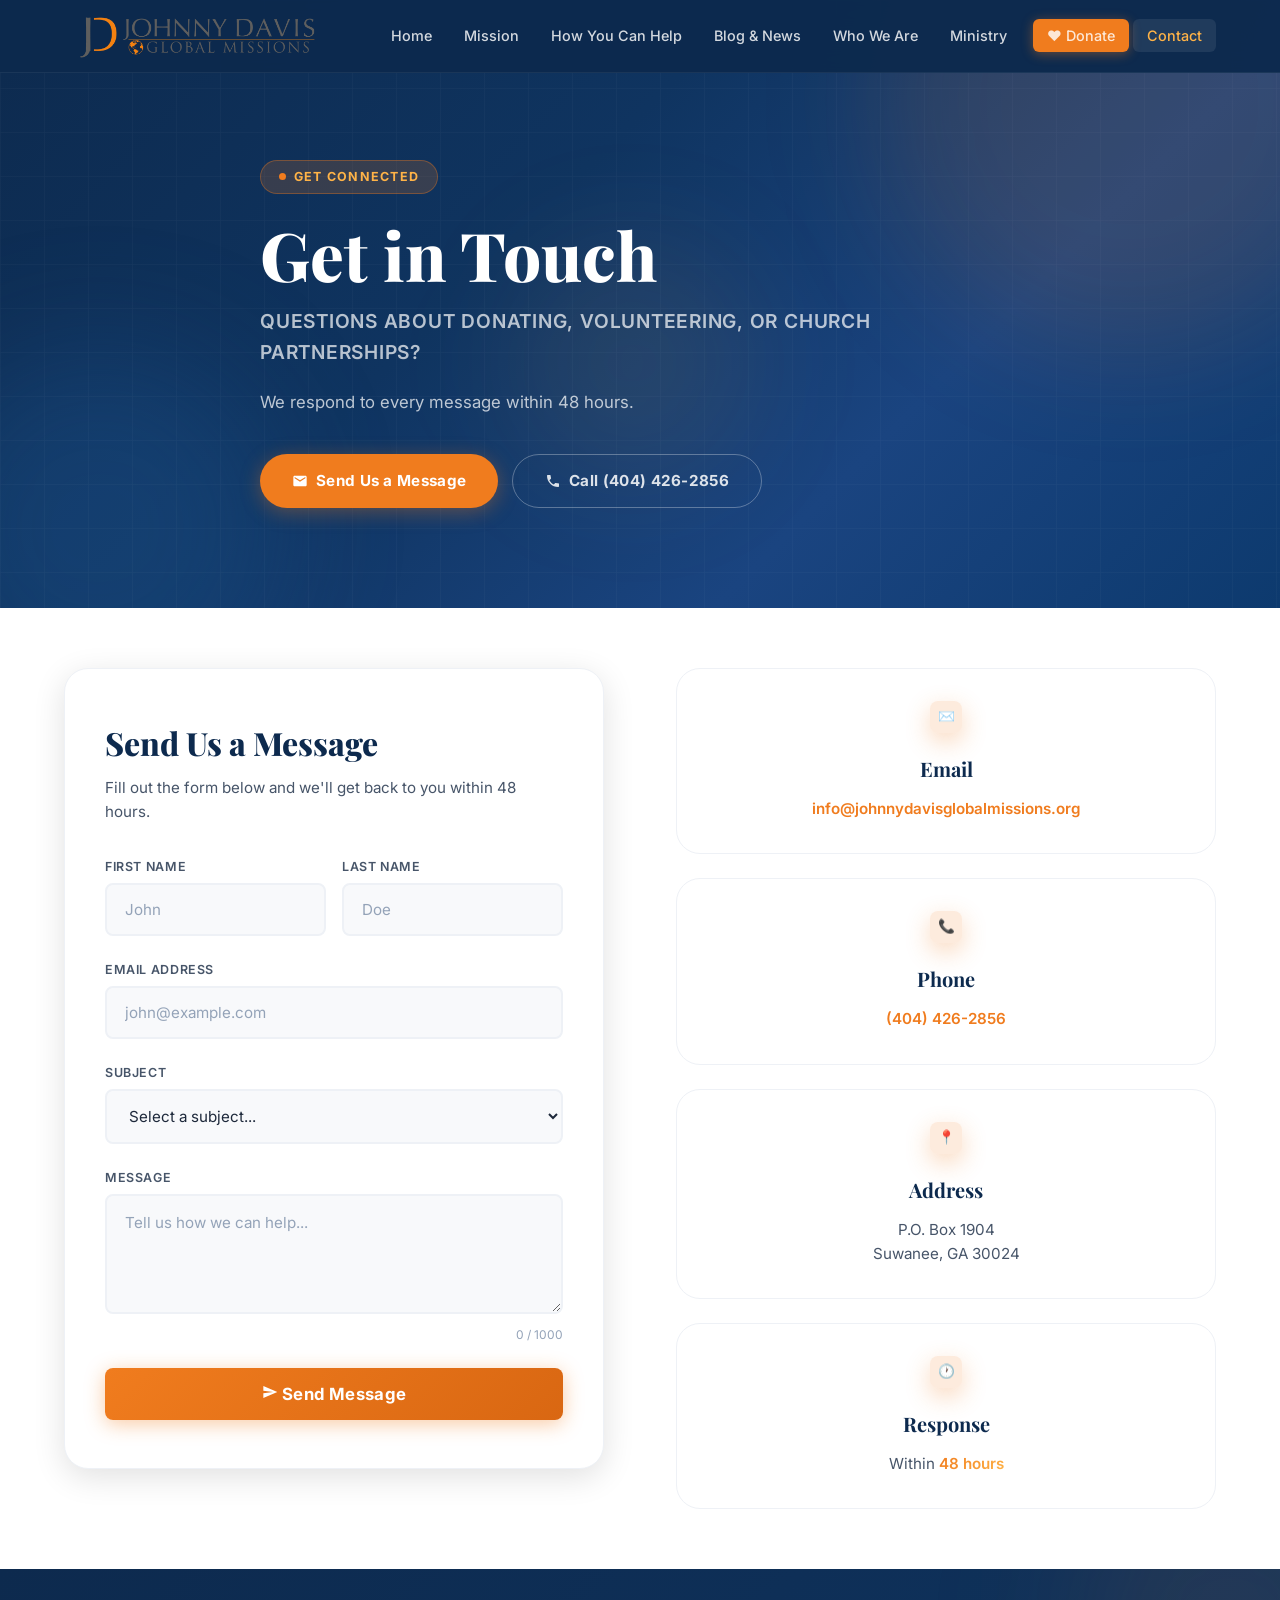
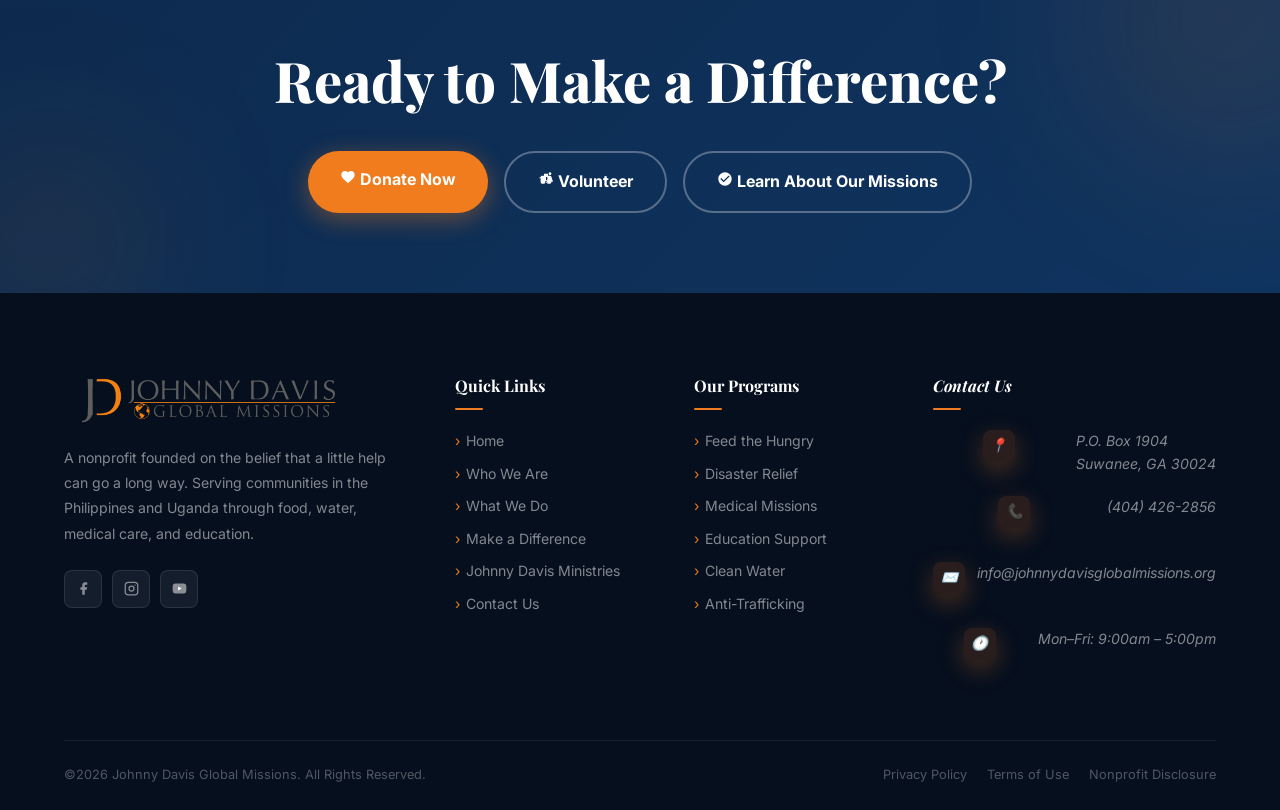
<file: contact.html>
<!DOCTYPE html>
<html lang="en">
<head>
  <meta charset="UTF-8"/>
  <meta name="viewport" content="width=device-width, initial-scale=1.0"/>
  <meta name="description" content="Contact Johnny Davis Global Missions — Get in touch for donations, volunteering, church partnerships, and mission updates."/>
  <title>Contact — Johnny Davis Global Missions</title>

  <!-- Google Fonts -->
  <link rel="preconnect" href="https://fonts.googleapis.com"/>
  <link rel="preconnect" href="https://fonts.gstatic.com" crossorigin/>
  <link href="https://fonts.googleapis.com/css2?family=Playfair+Display:ital,wght@0,700;0,800;1,700&family=Inter:wght@300;400;500;600;700&display=swap" rel="stylesheet"/>

  <link rel="stylesheet" href="style/for_contact.css">
</head>
<body>

<!-- ============================================================
     NAVIGATION
============================================================ -->
<header id="navbar" role="banner">
  <div class="container">
    <nav class="nav-inner" aria-label="Main navigation">
      <a href="index.html" class="nav-logo" aria-label="Johnny Davis Global Missions Home">
        <img src="images/logo.webp" alt="Johnny Davis Global Missions" />
      </a>
      <ul class="nav-links" role="list">
        <li><a href="index.html">Home</a></li>
        <li><a href="index.html#mission">Mission</a></li>
        <li><a href="index.html#help">How You Can Help</a></li>
        <li><a href="news.html">Blog &amp; News</a></li>
        <li><a href="who-we-are.html">Who We Are</a></li>
        <li><a href="johnny-davis-ministry.html">Ministry</a></li>
        <!-- <li><a href="index.html#testimonials">Testimonials</a></li> -->
        <li><a href="donationpage.html" class="btn-nav-donate" aria-label="Donate to Johnny Davis Global Missions">&#9829; Donate</a></li>
        <li><a href="contact.html" class="active">Contact</a></li>
      </ul>
      <button class="nav-toggle" id="navToggle" aria-label="Toggle menu" aria-expanded="false">
        <span></span><span></span><span></span>
      </button>
    </nav>
  </div>
  <nav class="nav-mobile" id="navMobile" aria-label="Mobile navigation">
    <a href="index.html">Home</a>
    <a href="index.html#mission">Mission</a>
    <a href="index.html#help">How You Can Help</a>
    <a href="news.html">Blog &amp; News</a>
    <a href="who-we-are.html">Who We Are</a>
    <a href="johnny-davis-ministry.html">Ministry</a>
    <a href="index.html#testimonials">Testimonials</a>
    <a href="contact.html" class="active">Contact</a>
    <a href="donationpage.html" class="btn-nav-donate">&#9829; Donate Now</a>
  </nav>
</header>


<!-- ============================================================
     HERO
============================================================ -->
<section id="contact-hero" aria-labelledby="hero-title">
  <div class="hero-gradient-bg"></div>
  <div class="hero-grid" aria-hidden="true"></div>
  <div class="hero-orb hero-orb-1" aria-hidden="true"></div>
  <div class="hero-orb hero-orb-2" aria-hidden="true"></div>
  <div class="hero-orb hero-orb-3" aria-hidden="true"></div>

  <div class="container">
    <div class="hero-content">
      <div class="hero-eyebrow">
        <span class="hero-eyebrow-dot"></span>
        Get Connected
      </div>
      <h1 class="hero-title" id="hero-title">
        Get in Touch
      </h1>
      <p class="hero-subtitle">Questions about donating, volunteering, or church partnerships?</p>
      <p class="hero-desc">
        We respond to every message within 48 hours.
      </p>
      <div class="hero-actions">
        <a href="#contact-form-section" class="btn btn-primary">
          <svg xmlns="http://www.w3.org/2000/svg" width="16" height="16" viewBox="0 0 24 24" fill="currentColor" aria-hidden="true"><path d="M20 4H4c-1.1 0-1.99.9-1.99 2L2 18c0 1.1.89 2 2 2h16c1.1 0 2-.9 2-2V6c0-1.1-.9-2-2-2zm0 4l-8 5-8-5V6l8 5 8-5v2z"/></svg>
          Send Us a Message
        </a>
        <a href="tel:+14044262856" class="btn btn-ghost" style="color:rgba(255,255,255,.85);border-color:rgba(255,255,255,.3);">
          <svg xmlns="http://www.w3.org/2000/svg" width="16" height="16" viewBox="0 0 24 24" fill="currentColor" aria-hidden="true"><path d="M6.62 10.79c1.44 2.83 3.76 5.15 6.59 6.59l2.2-2.2c.27-.27.67-.36 1.02-.24 1.12.37 2.33.57 3.57.57.55 0 1 .45 1 1V20c0 .55-.45 1-1 1-9.39 0-17-7.61-17-17 0-.55.45-1 1-1h3.5c.55 0 1 .45 1 1 0 1.25.2 2.45.57 3.57.11.35.03.74-.25 1.02l-2.2 2.2z"/></svg>
          Call (404) 426-2856
        </a>
      </div>
    </div>
  </div>
</section>


<!-- ============================================================
     CONTACT FORM SECTION
============================================================ -->
<section id="contact-form-section" aria-labelledby="form-title">
  <div class="container">
    <div class="contact-form-container">
      <div class="contact-form-card reveal">
        <h2 class="form-title" id="form-title">Send Us a Message</h2>
        <p class="form-subtitle">Fill out the form below and we'll get back to you within 48 hours.</p>

        <form id="contactForm" novalidate>
          <div class="form-row">
            <div class="form-group">
              <label class="form-label" for="firstName">First Name</label>
              <input class="form-input" id="firstName" name="firstName" type="text" placeholder="John" required/>
            </div>
            <div class="form-group">
              <label class="form-label" for="lastName">Last Name</label>
              <input class="form-input" id="lastName" name="lastName" type="text" placeholder="Doe" required/>
            </div>
          </div>

          <div class="form-group">
            <label class="form-label" for="email">Email Address</label>
            <input class="form-input" id="email" name="email" type="email" placeholder="john@example.com" required/>
          </div>

          <div class="form-group">
            <label class="form-label" for="subject">Subject</label>
            <select class="form-select" id="subject" name="subject" required>
              <option value="">Select a subject...</option>
              <option value="general">General Inquiry</option>
              <option value="donation">Donation Question</option>
              <option value="volunteer">Volunteer Opportunities</option>
              <option value="partnership">Church Partnership</option>
              <option value="disaster">Disaster Relief Coordination</option>
              <option value="other">Other</option>
            </select>
          </div>

          <div class="form-group">
            <label class="form-label" for="message">Message</label>
            <textarea class="form-textarea" id="message" name="message" placeholder="Tell us how we can help..." maxlength="1000" required></textarea>
            <div class="char-counter" id="charCounter">0 / 1000</div>
          </div>

          <button type="submit" class="form-submit" id="submitBtn">
            <svg xmlns="http://www.w3.org/2000/svg" width="16" height="16" viewBox="0 0 24 24" fill="currentColor" aria-hidden="true"><path d="M2.01 21L23 12 2.01 3 2 10l15 2-15 2z"/></svg>
            Send Message
          </button>
        </form>

        <div class="form-success" id="formSuccess">
          <div class="success-icon" aria-hidden="true">✅</div>
          <h3 class="success-title">Message Sent!</h3>
          <p class="success-message">Thank you for reaching out. We'll respond within 48 hours.</p>
        </div>
      </div>

      <div class="contact-info-sidebar reveal delay-1">
        <div class="contact-card">
          <div class="contact-icon" aria-hidden="true">✉️</div>
          <h3 class="contact-title">Email</h3>
          <div class="contact-text">
            <a href="mailto:info@johnnydavisglobalmissions.org" style="color:var(--orange); text-decoration:none; font-weight:600;">info@johnnydavisglobalmissions.org</a>
          </div>
        </div>

        <div class="contact-card">
          <div class="contact-icon" aria-hidden="true">📞</div>
          <h3 class="contact-title">Phone</h3>
          <div class="contact-text">
            <a href="tel:+14044262856" style="color:var(--orange); text-decoration:none; font-weight:600;">(404) 426-2856</a>
          </div>
        </div>

        <div class="contact-card">
          <div class="contact-icon" aria-hidden="true">📍</div>
          <h3 class="contact-title">Address</h3>
          <div class="contact-text">
            P.O. Box 1904<br/>
            Suwanee, GA 30024
          </div>
        </div>

        <div class="contact-card">
          <div class="contact-icon" aria-hidden="true">🕐</div>
          <h3 class="contact-title">Response</h3>
          <div class="contact-text">
            Within <span class="contact-highlight">48 hours</span>
          </div>
        </div>
      </div>
    </div>
  </div>
</section>




<!-- ============================================================
     CTA SECTION
============================================================ -->
<section id="cta-section" aria-labelledby="cta-title">
  <div class="cta-bg-shape cta-bg-shape-1" aria-hidden="true"></div>
  <div class="cta-bg-shape cta-bg-shape-2" aria-hidden="true"></div>

  <div class="container">
    <div class="cta-content reveal">
      <h2 class="cta-title" id="cta-title">Ready to Make a Difference?</h2>
      <div class="cta-actions">
        <a href="donationpage.html" class="cta-btn cta-btn-primary">
          <svg xmlns="http://www.w3.org/2000/svg" width="16" height="16" viewBox="0 0 24 24" fill="currentColor" aria-hidden="true"><path d="M12 21.35l-1.45-1.32C5.4 15.36 2 12.28 2 8.5 2 5.42 4.42 3 7.5 3c1.74 0 3.41.81 4.5 2.09C13.09 3.81 14.76 3 16.5 3 19.58 3 22 5.42 22 8.5c0 3.78-3.4 6.86-8.55 11.54L12 21.35z"/></svg>
          Donate Now
        </a>
        <a href="mailto:info@johnnydavisglobalmissions.org?subject=Volunteer%20Inquiry" class="cta-btn cta-btn-secondary">
          <svg xmlns="http://www.w3.org/2000/svg" width="16" height="16" viewBox="0 0 24 24" fill="currentColor" aria-hidden="true"><path d="M16 4c0-1.11.89-2 2-2s2 .89 2 2-.89 2-2 2-2-.89-2-2zm4 18v-6h2.5l-2.54-7.63A2.01 2.01 0 0 0 18.06 7H15V4H9v3H5.94c-.9 0-1.71.58-1.92 1.46L1.5 11H4v6c0 1.1.9 2 2 2h3c1.1 0 2-.9 2-2v-2h2v2c0 1.1.9 2 2 2h3c1.1 0 2-.9 2-2zm-6-8h-2V9h2v1zm0 4h-2v-1h2v1z"/></svg>
          Volunteer
        </a>
        <a href="news.html" class="cta-btn cta-btn-secondary">
          <svg xmlns="http://www.w3.org/2000/svg" width="16" height="16" viewBox="0 0 24 24" fill="currentColor" aria-hidden="true"><path d="M12 2C6.48 2 2 6.48 2 12s4.48 10 10 10 10-4.48 10-10S17.52 2 12 2zm-2 15l-5-5 1.41-1.41L10 14.17l7.59-7.59L19 8l-9 9z"/></svg>
          Learn About Our Missions
        </a>
      </div>
    </div>
  </div>
</section>


<!-- ============================================================
     FOOTER
============================================================ -->
<footer id="footer" role="contentinfo">
  <div class="container">
    <div class="footer-grid">

      <div class="footer-brand">
        <img src="images/logo.webp" alt="Johnny Davis Global Missions" />
        <p>A nonprofit founded on the belief that a little help can go a long way. Serving communities in the Philippines and Uganda through food, water, medical care, and education.</p>
        <div class="footer-socials" aria-label="Social media">
          <a href="#" class="social-icon" aria-label="Facebook">
            <svg xmlns="http://www.w3.org/2000/svg" width="15" height="15" viewBox="0 0 24 24" fill="currentColor" aria-hidden="true"><path d="M18 2h-3a5 5 0 0 0-5 5v3H7v4h3v8h4v-8h3l1-4h-4V7a1 1 0 0 1 1-1h3z"/></svg>
          </a>
          <a href="#" class="social-icon" aria-label="Instagram">
            <svg xmlns="http://www.w3.org/2000/svg" width="15" height="15" viewBox="0 0 24 24" fill="none" stroke="currentColor" stroke-width="2" aria-hidden="true"><rect x="2" y="2" width="20" height="20" rx="5"/><circle cx="12" cy="12" r="4"/><circle cx="17.5" cy="6.5" r="1" fill="currentColor" stroke="none"/></svg>
          </a>
          <a href="#" class="social-icon" aria-label="YouTube">
            <svg xmlns="http://www.w3.org/2000/svg" width="15" height="15" viewBox="0 0 24 24" fill="currentColor" aria-hidden="true"><path d="M22.54 6.42a2.78 2.78 0 0 0-1.95-1.96C18.88 4 12 4 12 4s-6.88 0-8.59.46a2.78 2.78 0 0 0-1.95 1.96A29 29 0 0 0 1 12a29 29 0 0 0 .46 5.58A2.78 2.78 0 0 0 3.41 19.6C5.12 20 12 20 12 20s6.88 0 8.59-.46a2.78 2.78 0 0 0 1.95-1.95A29 29 0 0 0 23 12a29 29 0 0 0-.46-5.58z"/><polygon points="9.75 15.02 15.5 12 9.75 8.98 9.75 15.02" fill="white"/></svg>
          </a>
        </div>
      </div>

      <nav aria-label="Quick links">
        <h3 class="footer-heading">Quick Links</h3>
        <div class="footer-links">
          <a href="index.html">Home</a>
          <a href="index.html#mission">Who We Are</a>
          <a href="index.html#help">What We Do</a>
          <a href="donationpage.html">Make a Difference</a>
          <a href="#">Johnny Davis Ministries</a>
          <a href="contact.html">Contact Us</a>
        </div>
      </nav>

      <nav aria-label="Programs">
        <h3 class="footer-heading">Our Programs</h3>
        <div class="footer-links">
          <a href="index.html#urgency">Feed the Hungry</a>
          <a href="index.html#disaster">Disaster Relief</a>
          <a href="#">Medical Missions</a>
          <a href="#">Education Support</a>
          <a href="#">Clean Water</a>
          <a href="#">Anti-Trafficking</a>
        </div>
      </nav>

      <address>
        <h3 class="footer-heading">Contact Us</h3>
        <div class="footer-contact">
          <div class="contact-row">
            <div class="contact-icon" aria-hidden="true">📍</div>
            <span>P.O. Box 1904<br/>Suwanee, GA 30024</span>
          </div>
          <div class="contact-row">
            <div class="contact-icon" aria-hidden="true">📞</div>
            <a href="tel:+14044262856">(404) 426-2856</a>
          </div>
          <div class="contact-row">
            <div class="contact-icon" aria-hidden="true">✉️</div>
            <a href="mailto:info@johnnydavisglobalmissions.org">info@johnnydavisglobalmissions.org</a>
          </div>
          <div class="contact-row">
            <div class="contact-icon" aria-hidden="true">🕐</div>
            <span>Mon–Fri: 9:00am – 5:00pm</span>
          </div>
        </div>
      </address>

    </div>

    <div class="footer-bottom">
      <p class="footer-copy">&copy;2026 Johnny Davis Global Missions. All Rights Reserved.</p>
      <nav class="footer-legal" aria-label="Legal">
        <a href="#">Privacy Policy</a>
        <a href="#">Terms of Use</a>
        <a href="#">Nonprofit Disclosure</a>
      </nav>
    </div>
  </div>
</footer>

<script src = "js/for_contact.js"></script>

<style>
/* Additional shake animation for form validation */

</style>

</body>
</html>
</file>
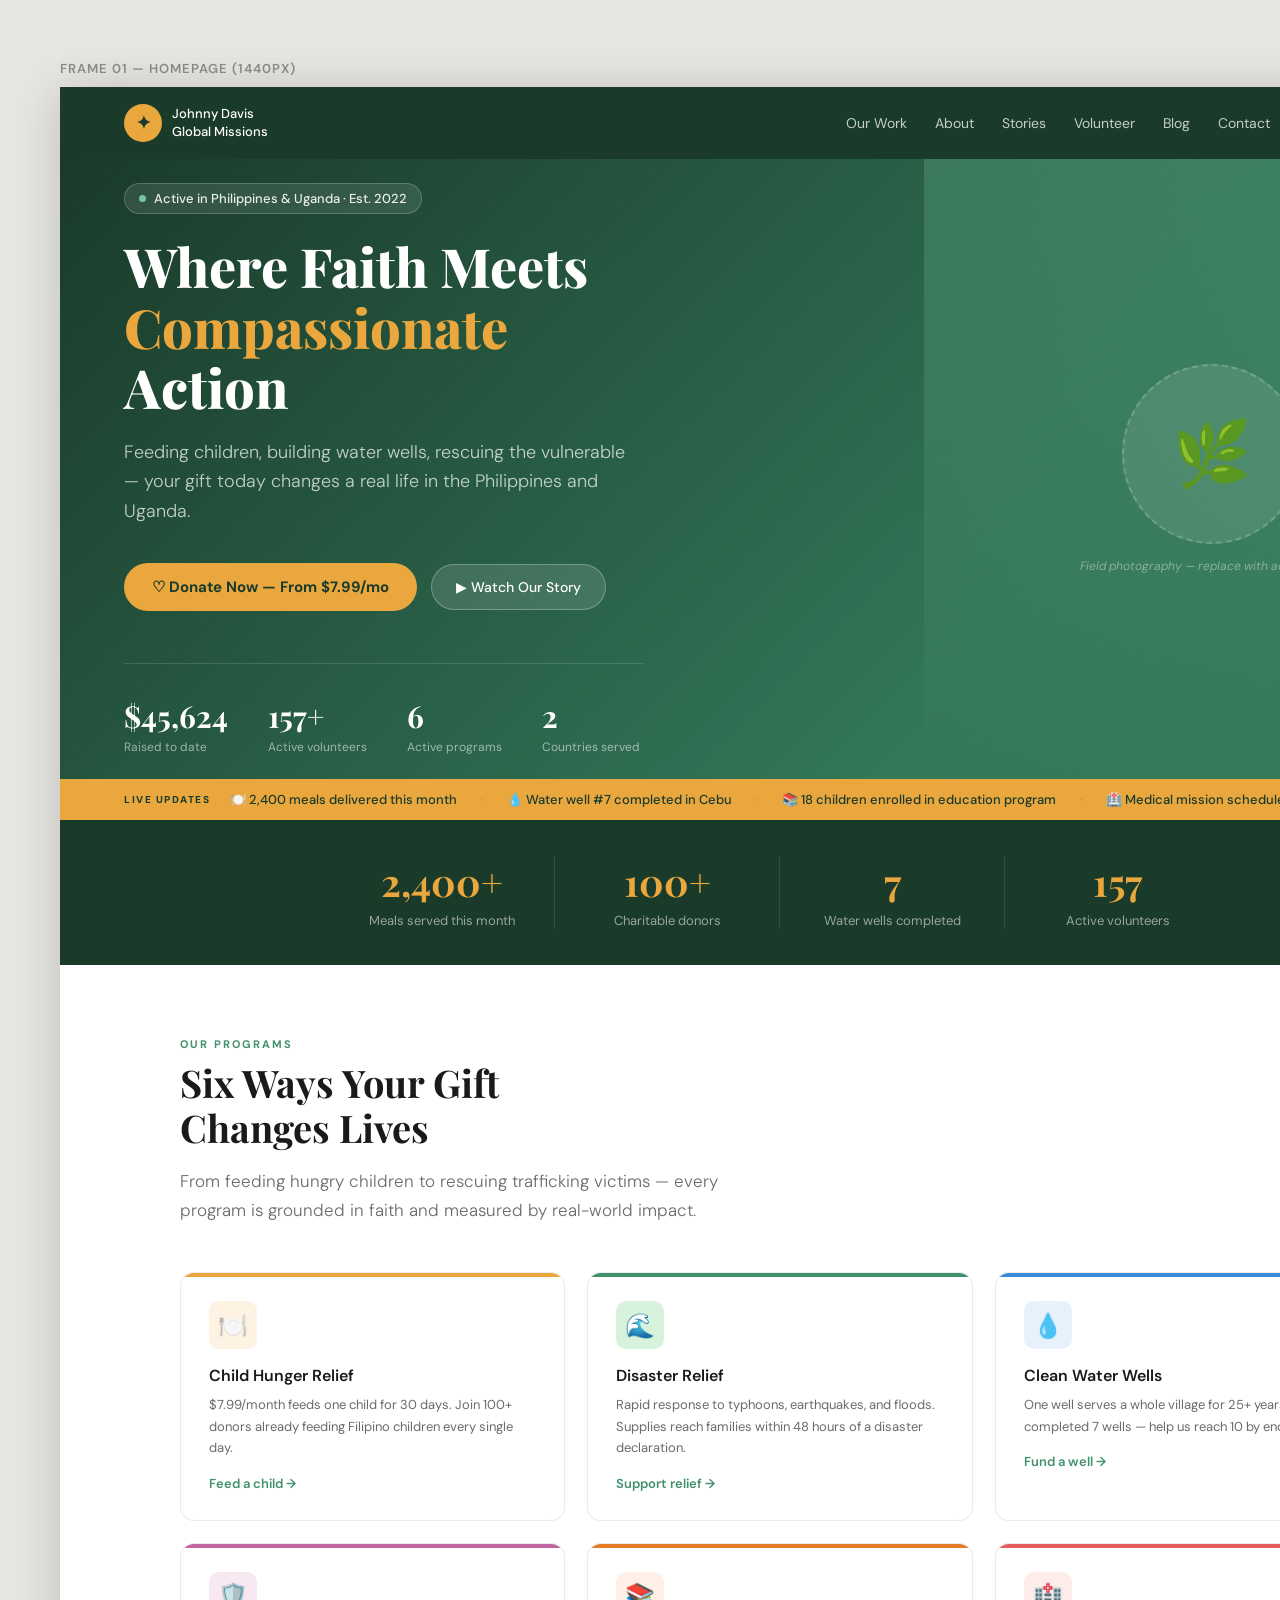
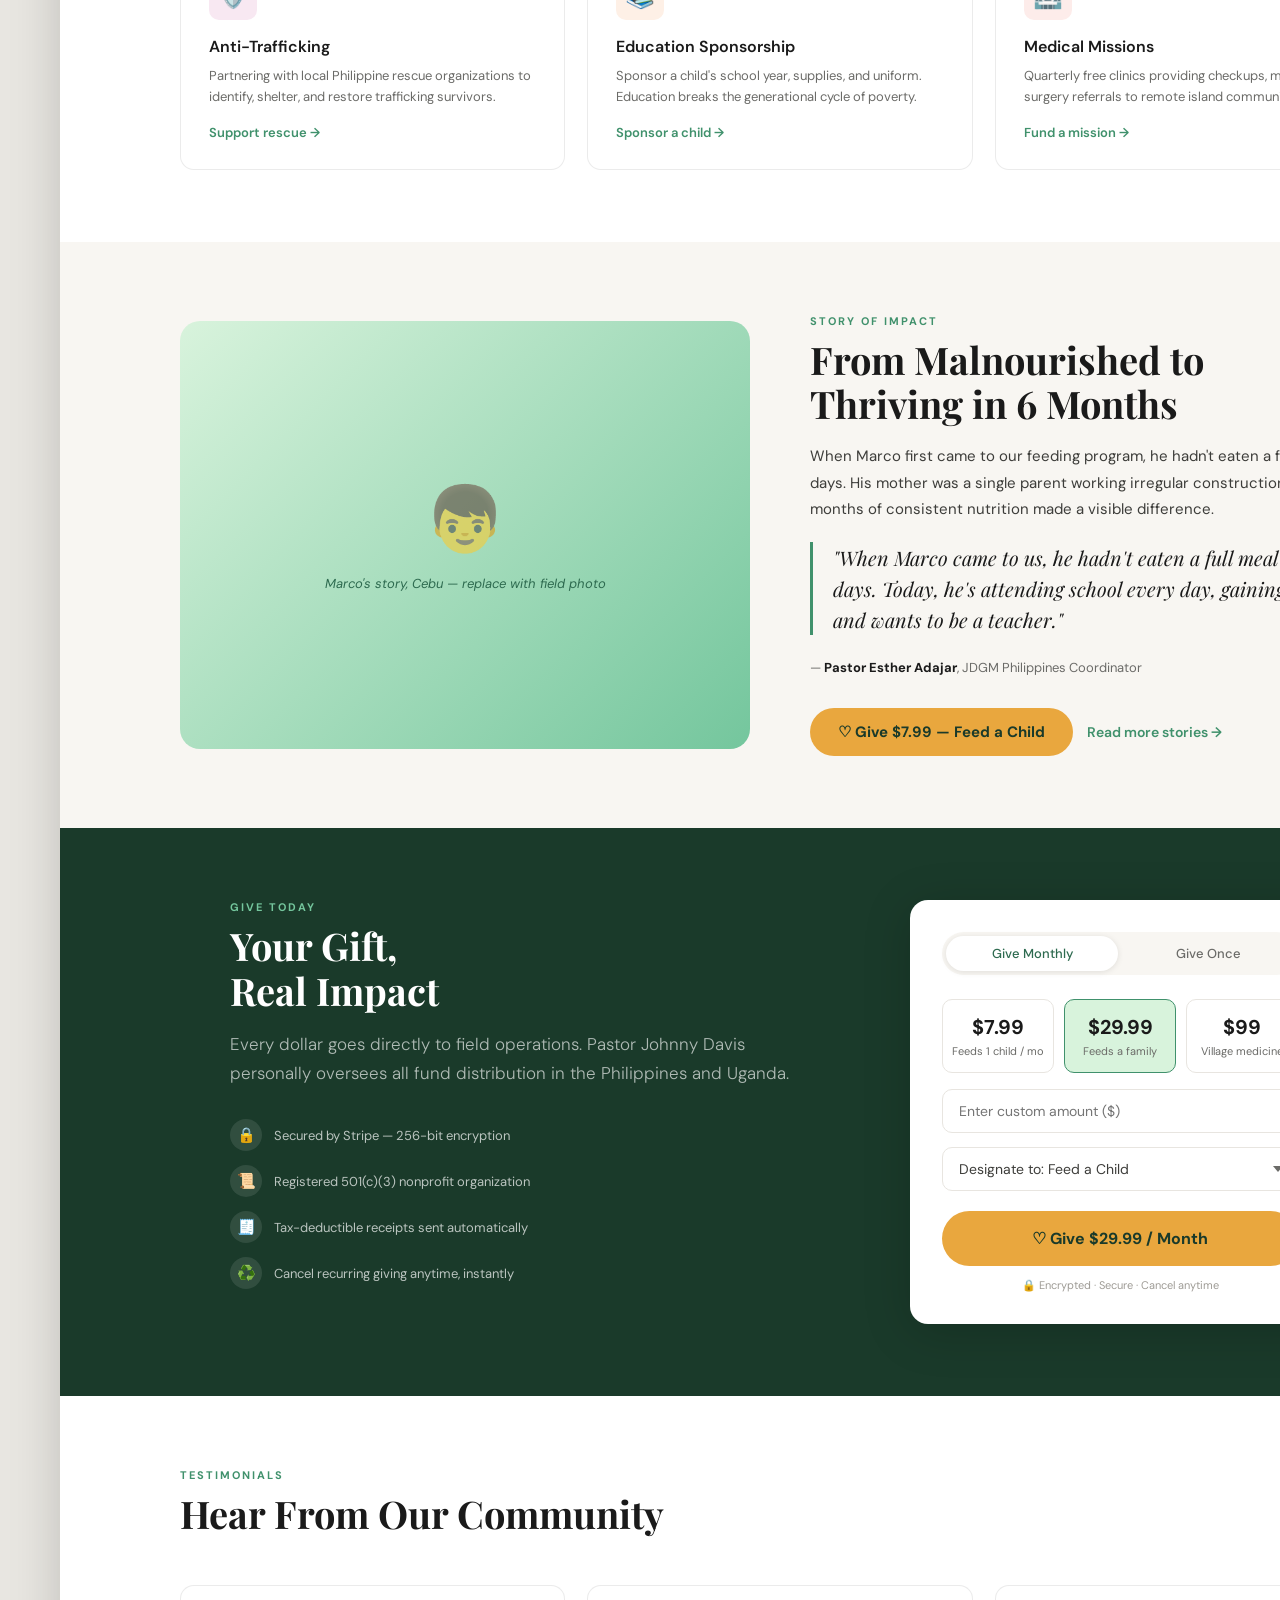
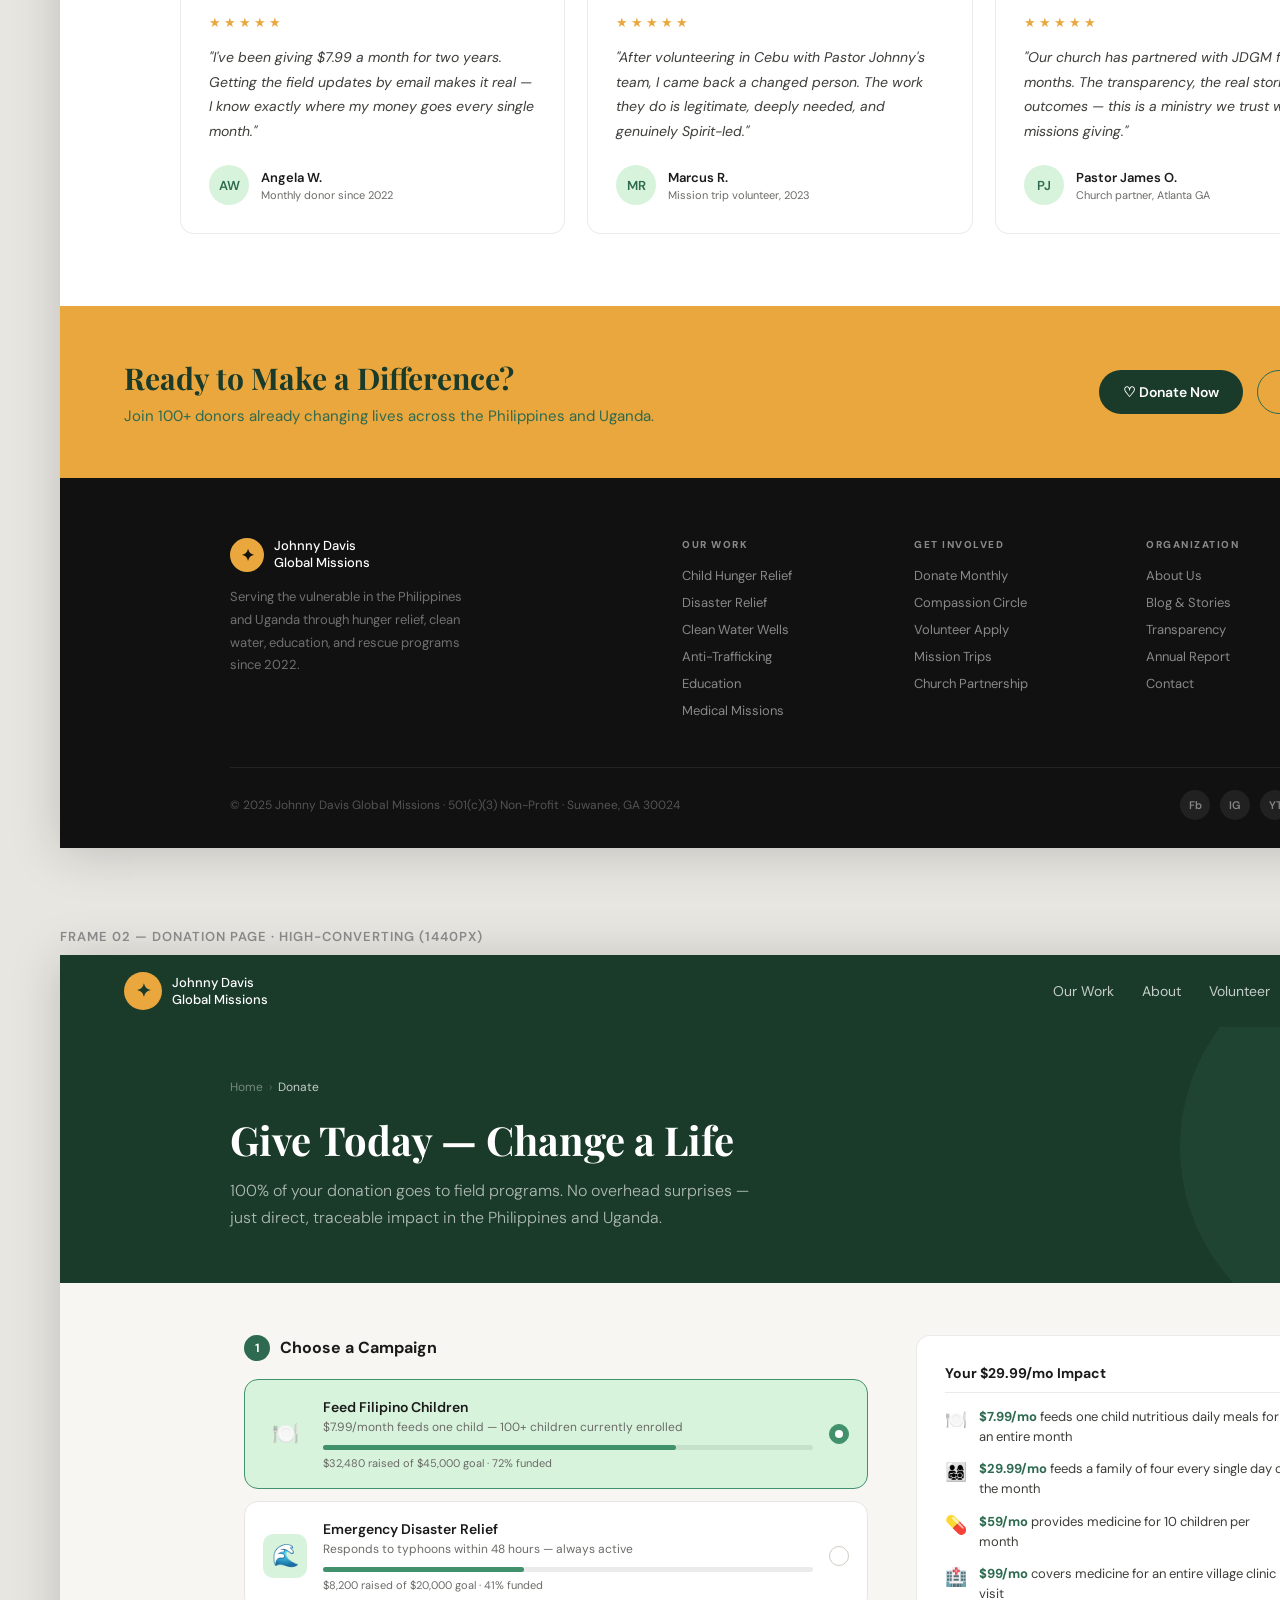
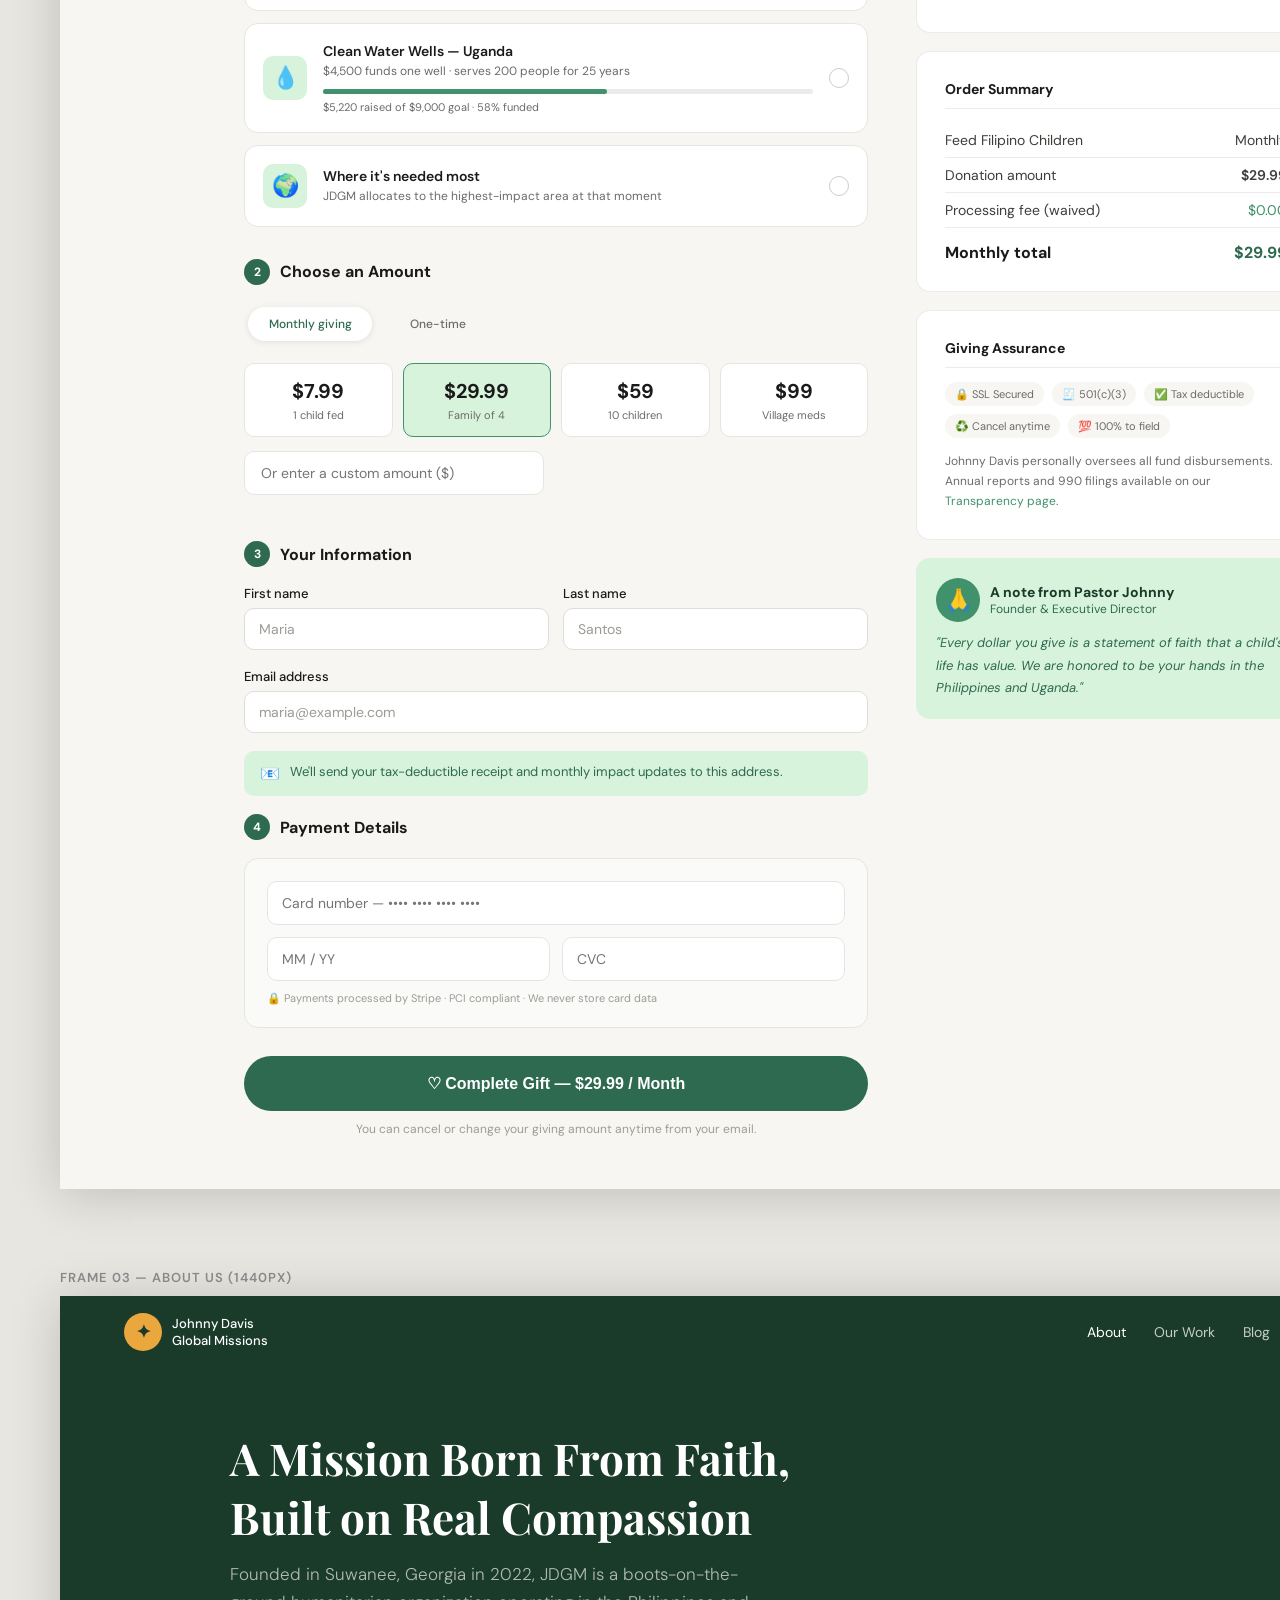
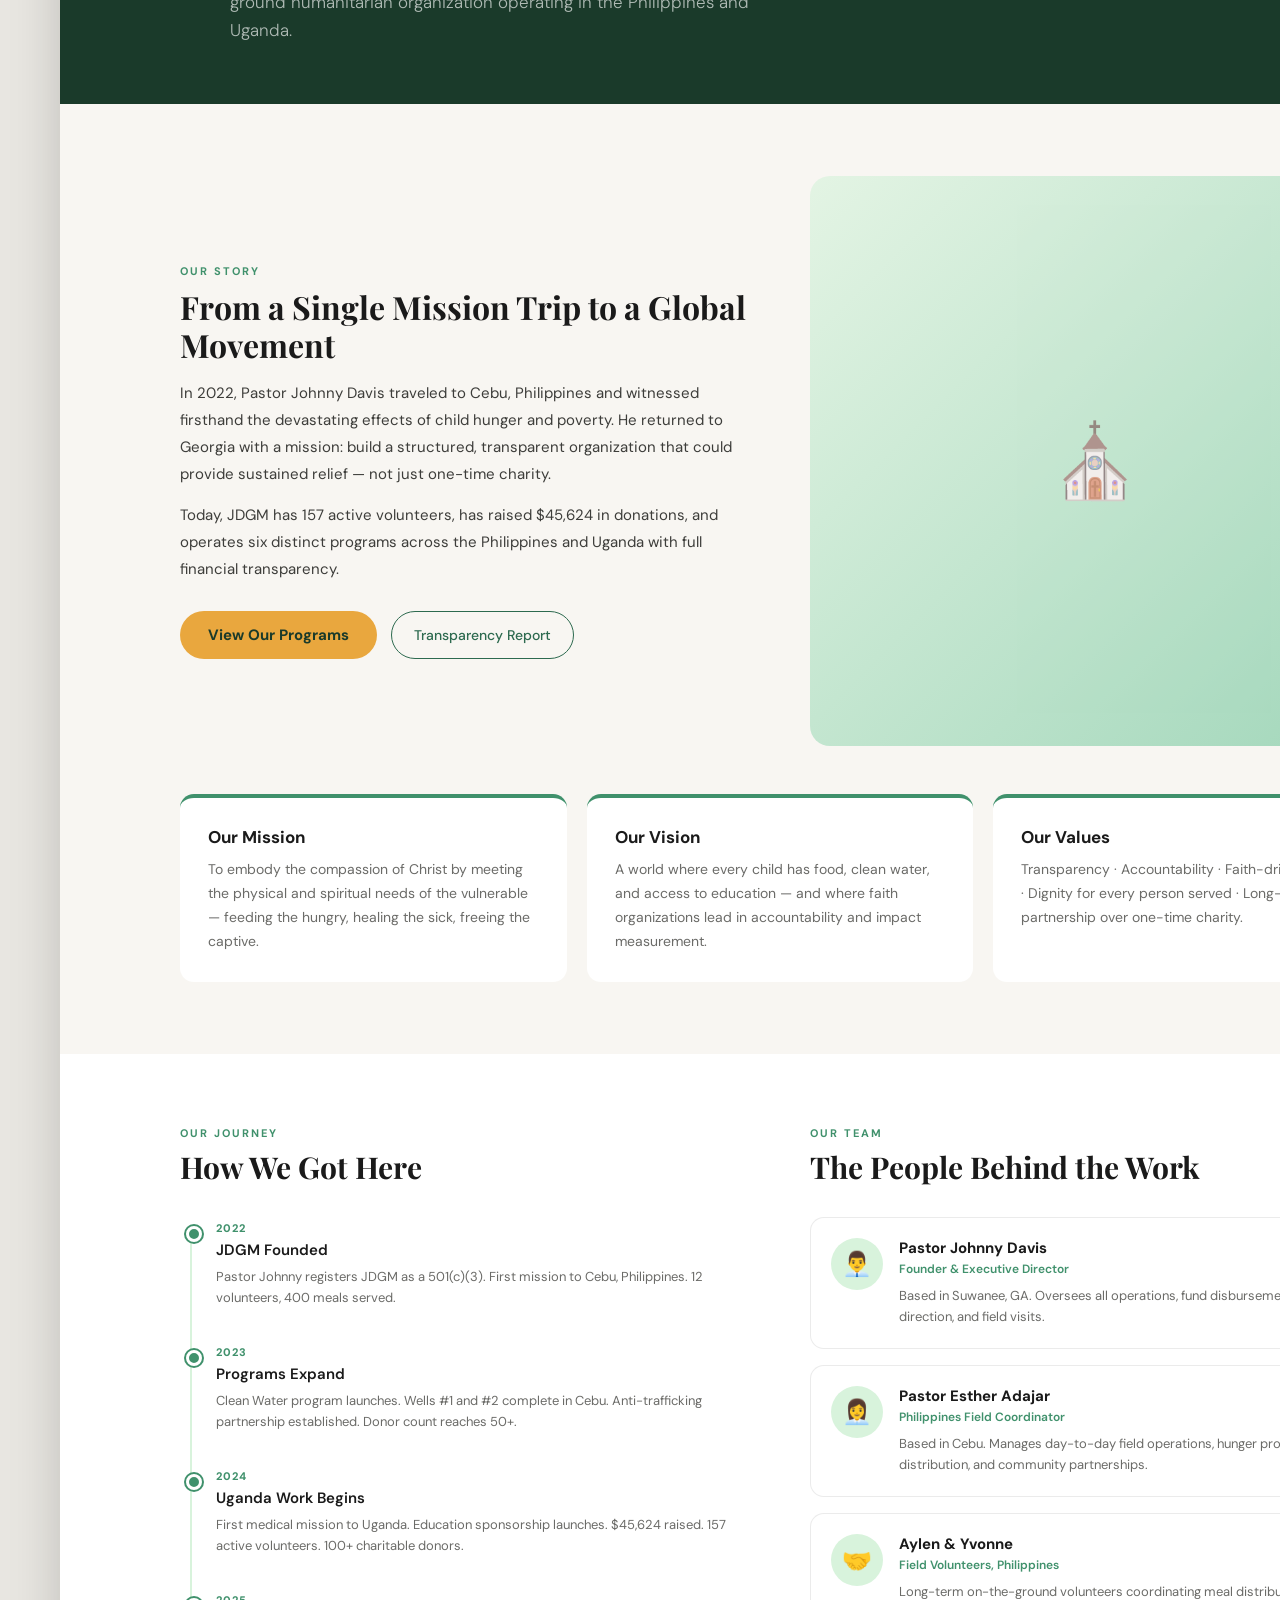
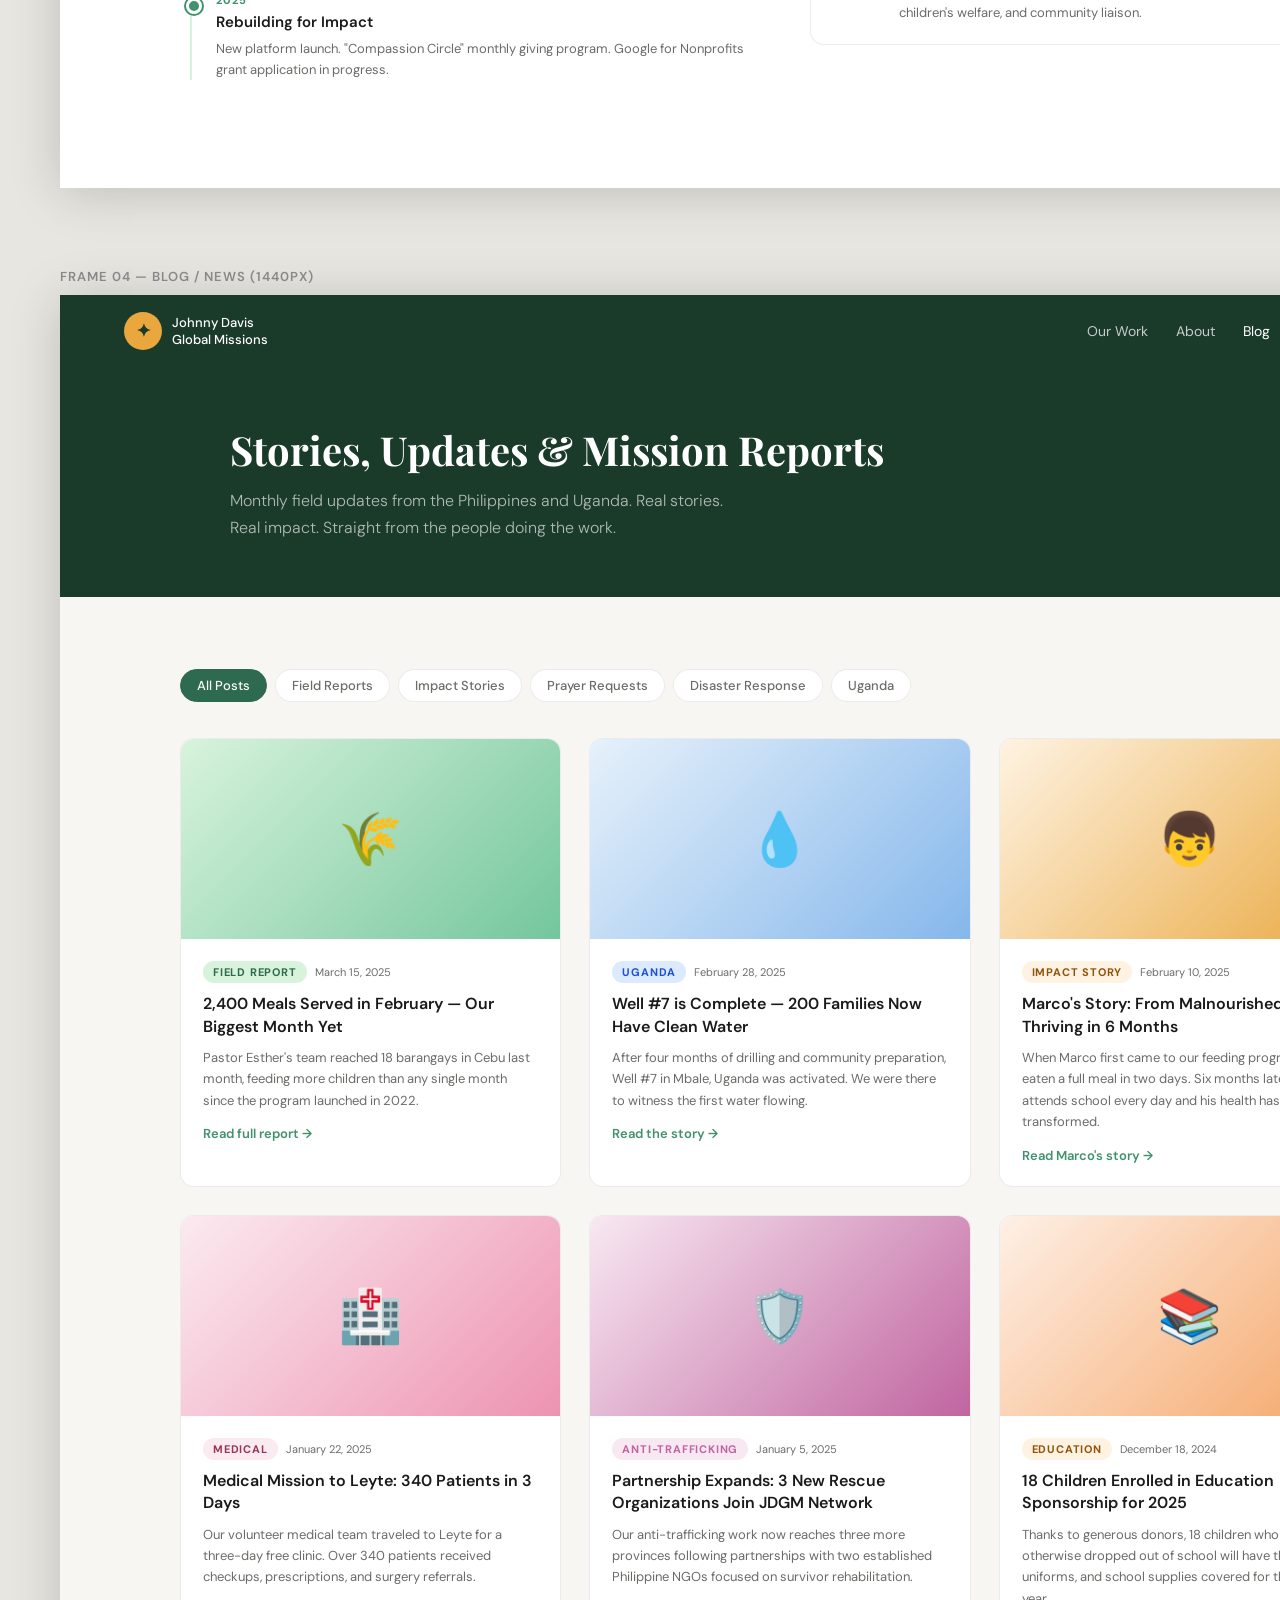
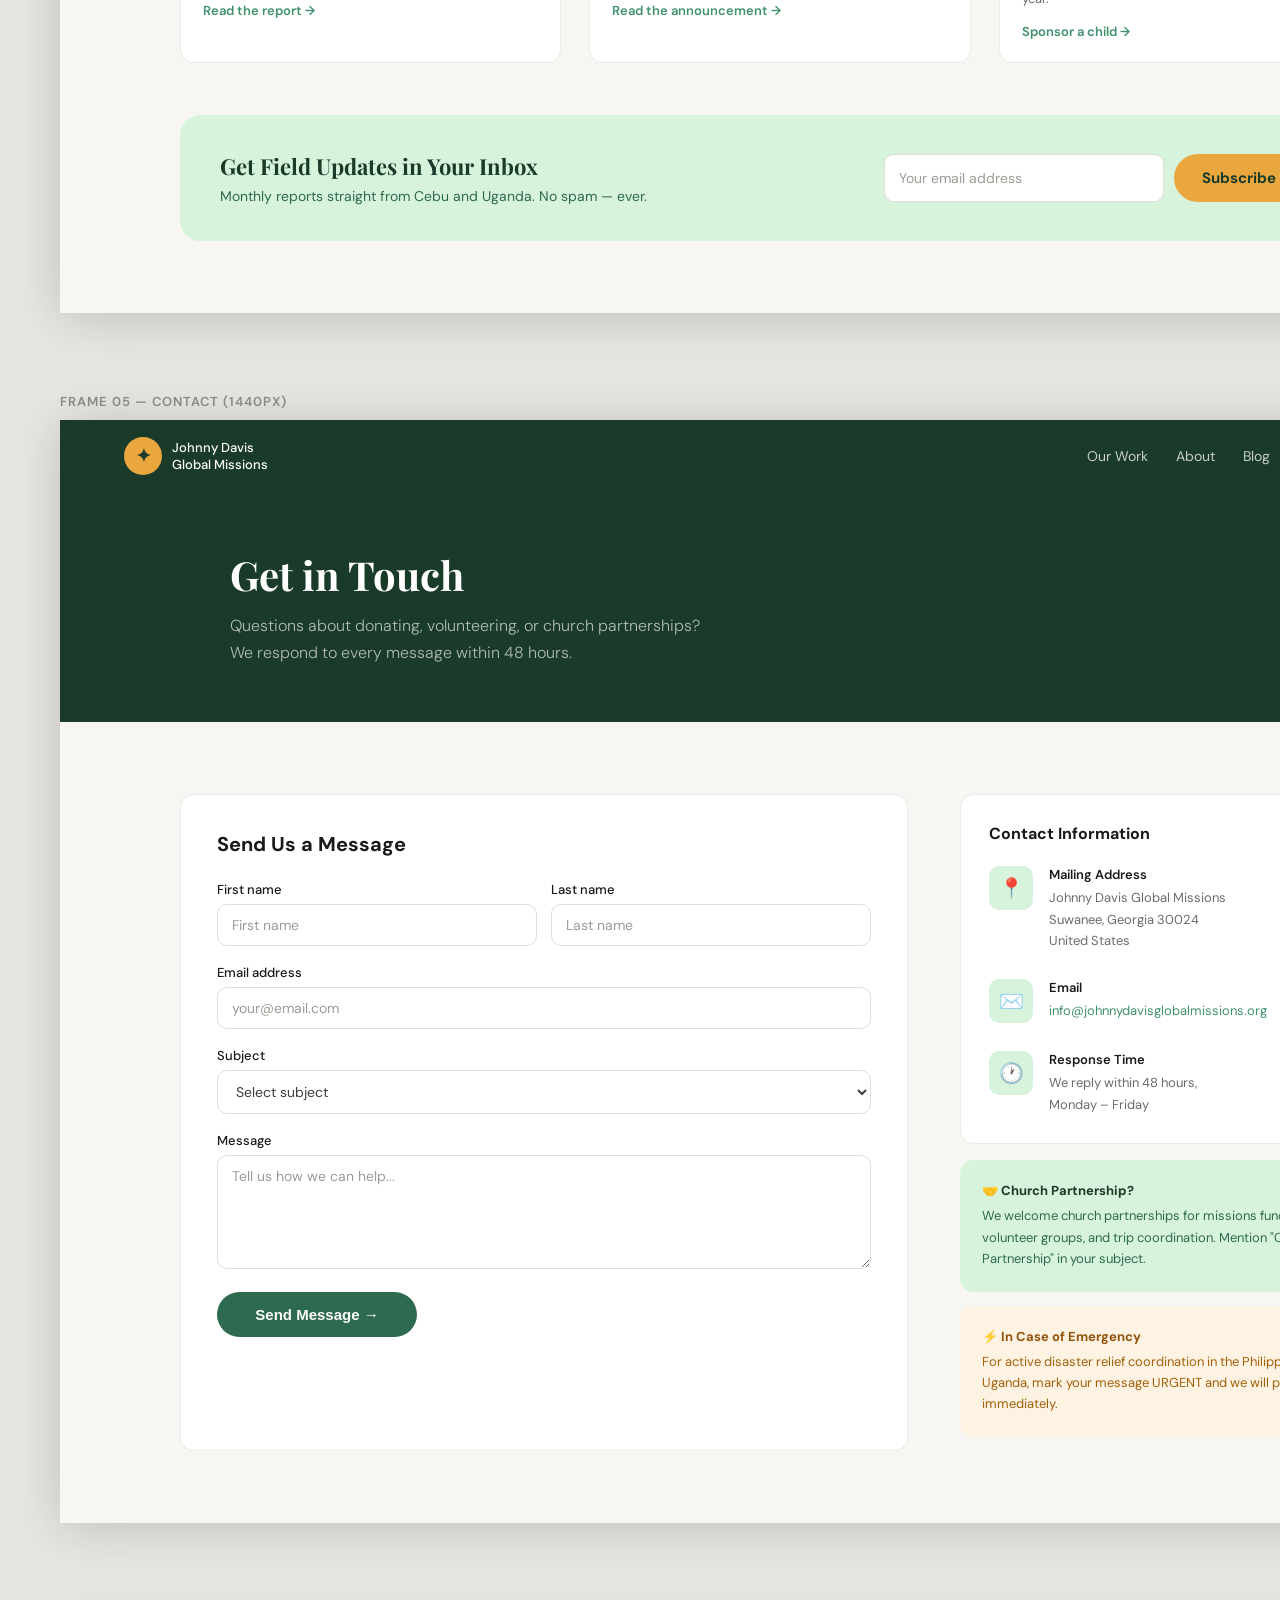
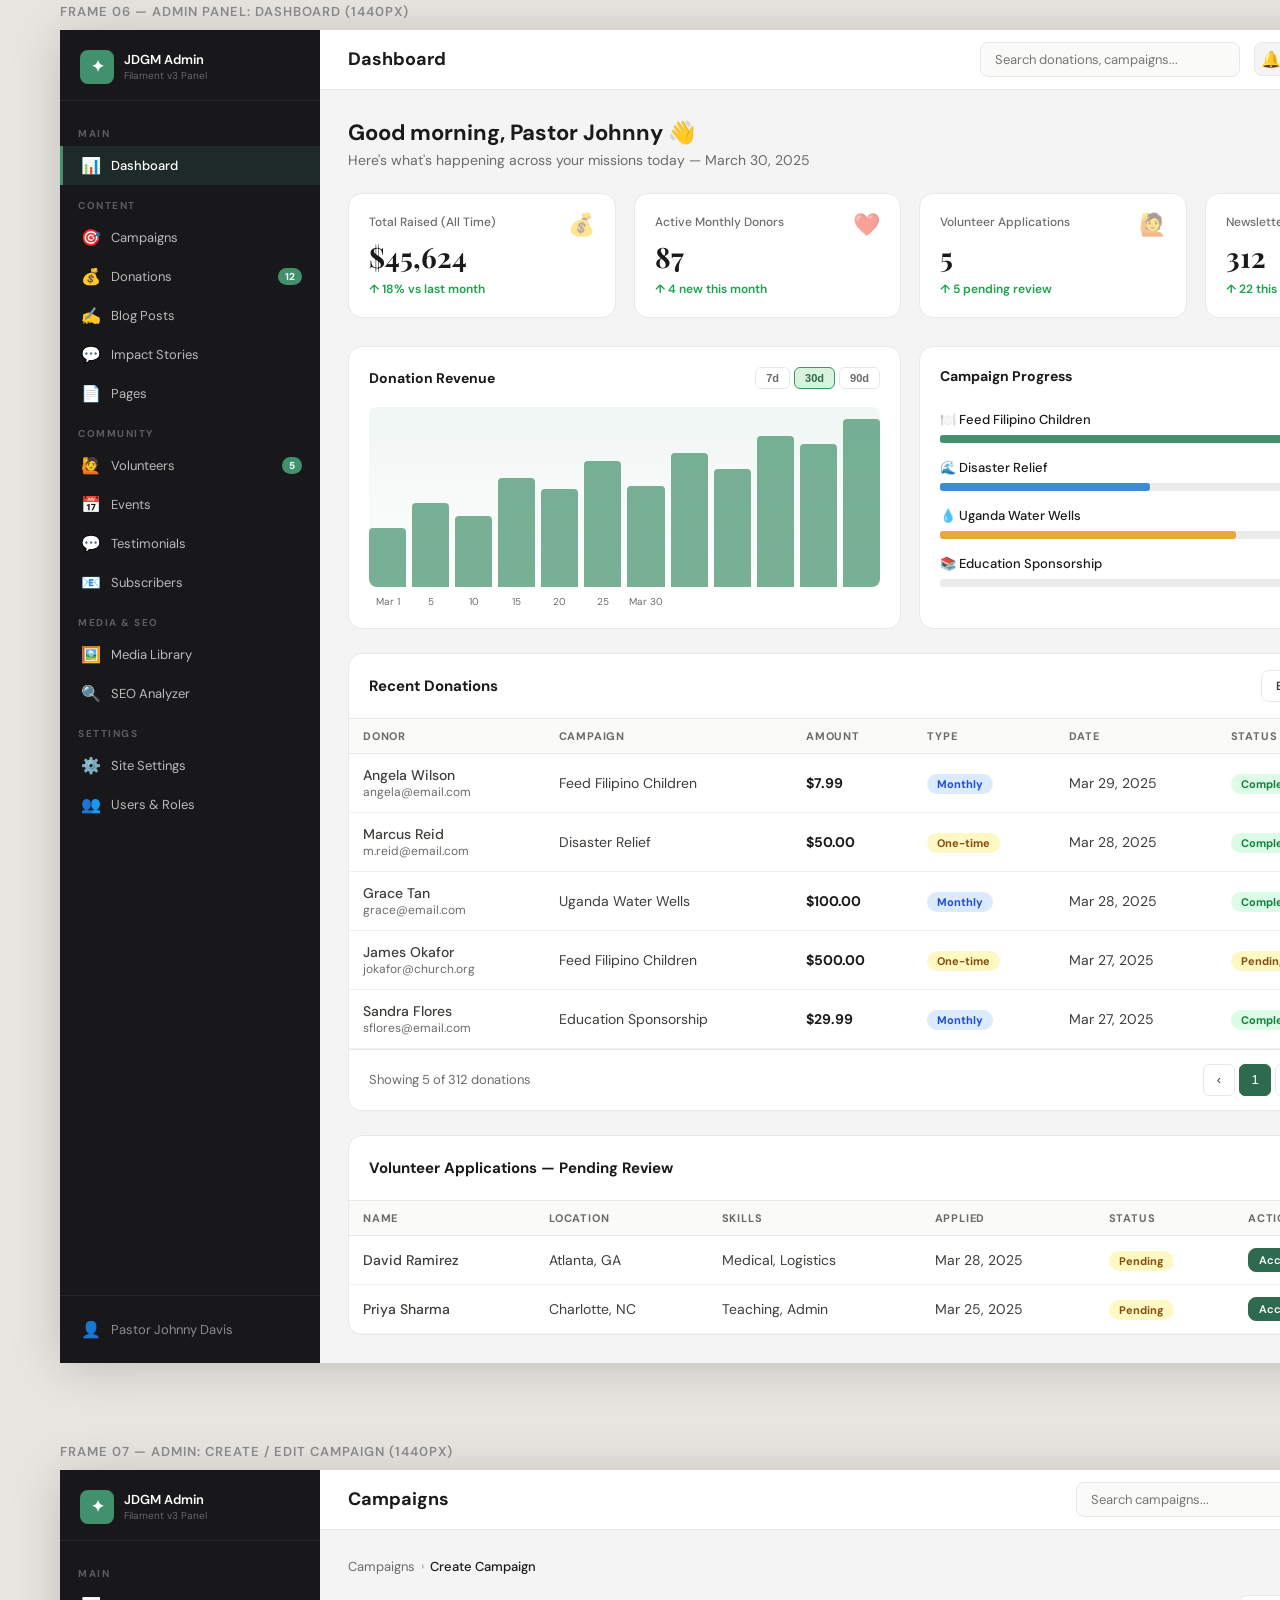
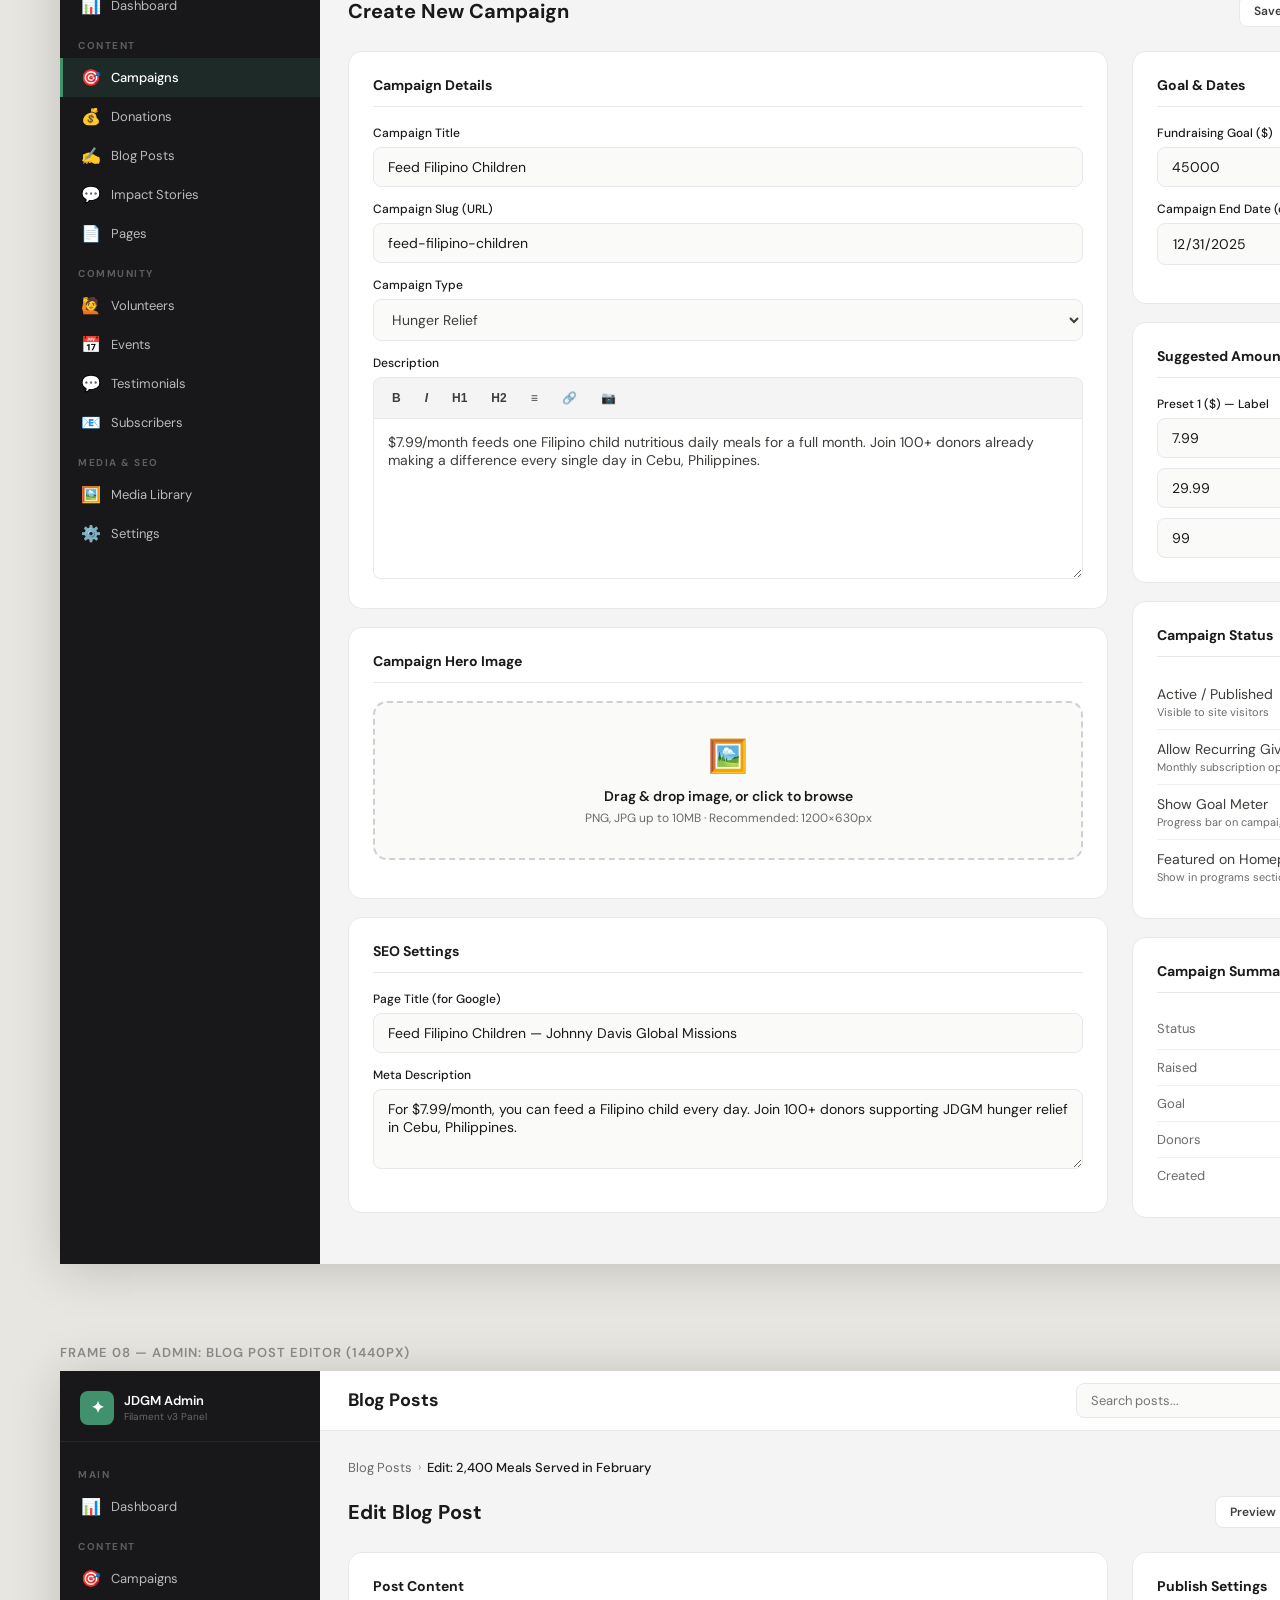
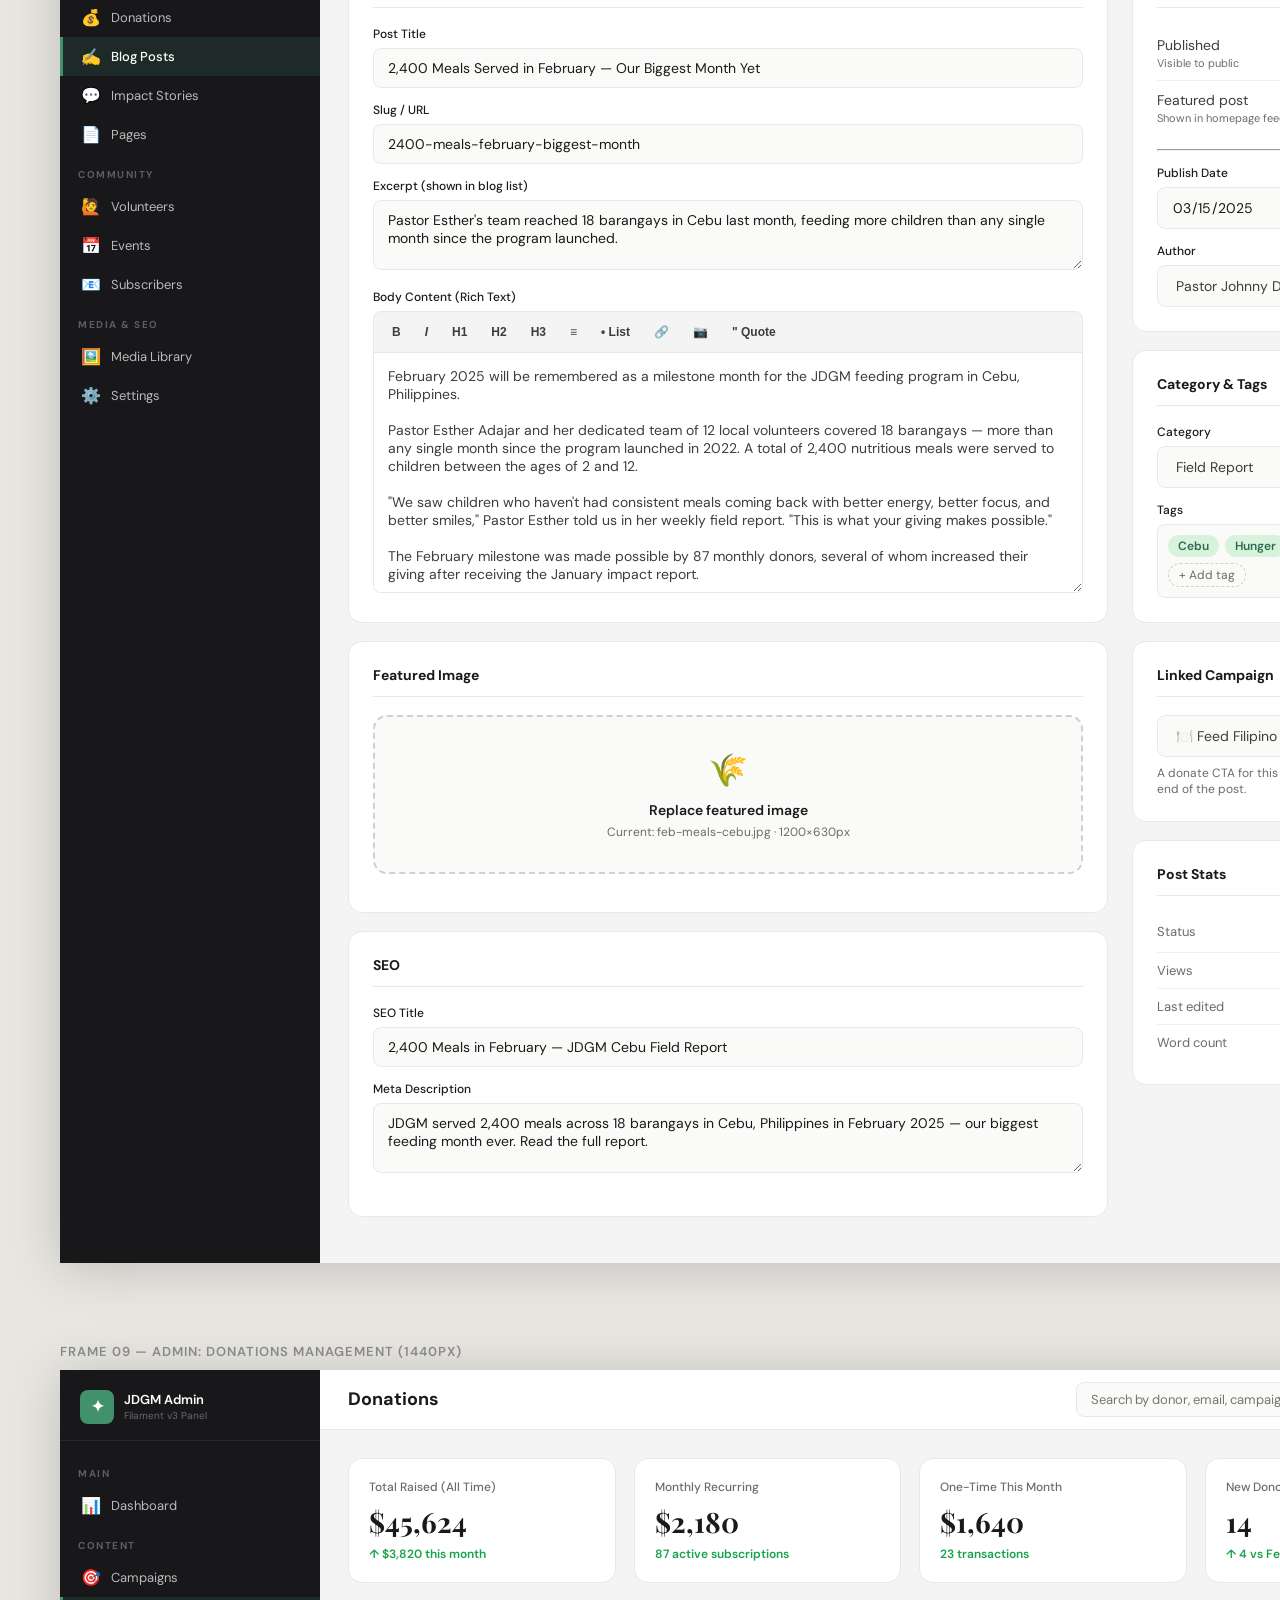
<file: indexBak.html>
<!DOCTYPE html>
<html lang="en">
<head>
<meta charset="UTF-8"/>
<meta name="viewport" content="width=device-width, initial-scale=1.0"/>
<title>JDGM — Figma Mockup Kit</title>
<link href="https://fonts.googleapis.com/css2?family=Playfair+Display:wght@700;800&family=DM+Sans:ital,wght@0,300;0,400;0,500;0,600;0,700;1,400&display=swap" rel="stylesheet"/>
<style>
/* =============================================
   JDGM DESIGN TOKENS
   ============================================= */
:root {
  --brand-deep:    #1A3A2A;
  --brand-mid:     #2D6A4F;
  --brand-bright:  #40916C;
  --brand-light:   #74C69D;
  --brand-pale:    #D8F3DC;
  --gold:          #E9A73E;
  --amber:         #F4A261;
  --gold-pale:     #FEF3E2;
  --text-dark:     #1A1A1A;
  --text-body:     #3D3D3A;
  --text-muted:    #6B6B68;
  --text-hint:     #9E9B95;
  --bg-page:       #F8F6F2;
  --bg-white:      #FFFFFF;
  --border:        rgba(0,0,0,0.08);
  --border-strong: rgba(0,0,0,0.14);
  --admin-bg:      #F4F4F5;
  --admin-sidebar: #18181B;
  --admin-sidebar-hover: #27272A;
  --admin-accent:  #40916C;
  --sp-4:  4px; --sp-8:8px; --sp-12:12px; --sp-16:16px;
  --sp-20:20px; --sp-24:24px; --sp-32:32px; --sp-40:40px;
  --sp-48:48px; --sp-64:64px; --sp-72:72px;
  --r-sm:6px; --r-md:10px; --r-lg:14px; --r-xl:20px; --r-pill:100px;
}
*, *::before, *::after { box-sizing: border-box; margin:0; padding:0; }
body { font-family:'DM Sans',sans-serif; background:#E8E6E1; }

/* =============================================
   LAYOUT — Figma frames side by side
   ============================================= */
.figma-canvas {
  display: flex;
  flex-direction: column;
  align-items: flex-start;
  gap: 80px;
  padding: 60px;
  background: #E8E6E1;
  min-width: 1440px;
}
.frame-label {
  font-family:'DM Sans',sans-serif;
  font-size: 13px;
  font-weight: 600;
  color: #888;
  margin-bottom: 10px;
  text-transform: uppercase;
  letter-spacing: 1px;
}
.frame {
  width: 1440px;
  background: var(--bg-page);
  overflow: hidden;
  box-shadow: 0 4px 48px rgba(0,0,0,0.18);
}

/* =============================================
   SHARED COMPONENTS
   ============================================= */
.navbar {
  display:flex; align-items:center; justify-content:space-between;
  padding: 0 64px; height: 72px;
  background: var(--brand-deep); position:relative; z-index:10;
}
.nav-logo { display:flex; align-items:center; gap:10px; }
.logo-mark {
  width:38px; height:38px; border-radius:50%;
  background:var(--gold); display:flex; align-items:center;
  justify-content:center; font-size:18px; font-weight:700;
  color:var(--brand-deep); flex-shrink:0;
}
.logo-text { color:#fff; font-size:13px; font-weight:500; line-height:1.35; }
.nav-links { display:flex; align-items:center; gap:28px; }
.nav-link { color:rgba(255,255,255,0.75); font-size:14px; font-weight:400; text-decoration:none; }
.nav-link.active { color:#fff; }
.nav-cta {
  background:var(--gold); color:var(--brand-deep);
  padding:10px 22px; border-radius:var(--r-pill);
  font-size:13px; font-weight:700; text-decoration:none;
}

/* Buttons */
.btn-primary {
  display:inline-flex; align-items:center; gap:6px;
  background:var(--gold); color:var(--brand-deep);
  padding:14px 28px; border-radius:var(--r-pill);
  font-family:'DM Sans',sans-serif; font-size:15px; font-weight:700;
  border:none; cursor:pointer; text-decoration:none;
}
.btn-ghost {
  display:inline-flex; align-items:center; gap:6px;
  background:rgba(255,255,255,0.12); color:#fff;
  padding:13px 24px; border-radius:var(--r-pill);
  font-size:14px; font-weight:500; border:1px solid rgba(255,255,255,0.28);
  cursor:pointer; text-decoration:none;
}
.btn-dark {
  display:inline-flex; align-items:center; gap:6px;
  background:var(--brand-deep); color:#fff;
  padding:13px 24px; border-radius:var(--r-pill);
  font-size:14px; font-weight:600; border:none; cursor:pointer;
}
.btn-outline {
  display:inline-flex; align-items:center; gap:6px;
  background:transparent; color:var(--brand-mid);
  padding:12px 22px; border-radius:var(--r-pill);
  font-size:14px; font-weight:500;
  border:1.5px solid var(--brand-mid); cursor:pointer;
}
.btn-green {
  background:var(--brand-mid); color:#fff;
  padding:14px 28px; border-radius:var(--r-pill);
  font-size:15px; font-weight:700; border:none; cursor:pointer;
  width:100%; text-align:center; display:block;
}

/* Section helpers */
.section { padding:var(--sp-72) var(--sp-64); }
.section-inner { max-width:1200px; margin:0 auto; }
.section-alt { background:#fff; }
.section-dark { background:var(--brand-deep); }
.section-label {
  font-size:11px; font-weight:700; color:var(--brand-bright);
  text-transform:uppercase; letter-spacing:2px; margin-bottom:10px;
}
.section-label-light { color:var(--brand-light); }
.section-title {
  font-family:'Playfair Display',serif;
  font-size:38px; font-weight:700; color:var(--text-dark);
  line-height:1.18; margin-bottom:16px;
}
.section-title-white { color:#fff; }
.section-sub {
  font-size:17px; font-weight:300; color:var(--text-muted);
  line-height:1.7; max-width:580px;
}
.section-sub-light { color:rgba(255,255,255,0.65); }

/* Cards */
.card {
  background:var(--bg-white); border-radius:var(--r-lg);
  border:1px solid var(--border); padding:28px;
}
.card-sm { padding:20px; }

/* Tags / Badges */
.badge {
  display:inline-flex; align-items:center; gap:5px;
  padding:4px 10px; border-radius:var(--r-pill);
  font-size:11px; font-weight:700; text-transform:uppercase; letter-spacing:0.8px;
}
.badge-green { background:var(--brand-pale); color:var(--brand-mid); }
.badge-gold  { background:var(--gold-pale);  color:#92520A; }
.badge-red   { background:#FDECEA; color:#A33030; }

/* Form elements */
.form-label {
  display:block; font-size:13px; font-weight:500;
  color:var(--text-dark); margin-bottom:6px;
}
.form-input {
  width:100%; padding:11px 14px;
  border:1.5px solid #E0DDD8; border-radius:var(--r-md);
  font-family:'DM Sans',sans-serif; font-size:14px;
  color:var(--text-dark); background:#fff;
  outline:none;
}
.form-input::placeholder { color:var(--text-hint); }
.form-group { margin-bottom:18px; }
.form-row { display:grid; grid-template-columns:1fr 1fr; gap:14px; }

/* Avatar */
.avatar {
  border-radius:50%; background:var(--brand-pale);
  display:flex; align-items:center; justify-content:center;
  font-weight:600; color:var(--brand-mid); flex-shrink:0;
}

/* Progress bar */
.progress { height:5px; background:rgba(0,0,0,0.08); border-radius:3px; }
.progress-fill { height:100%; border-radius:3px; background:var(--brand-bright); }

/* Divider */
.divider { border:none; border-top:1px solid var(--border); margin:0; }

/* =============================================
   FRAME 1 — HOMEPAGE
   ============================================= */

/* Hero */
.hero {
  position:relative; height:620px;
  background:linear-gradient(135deg, #1A3A2A 0%, #2D6A4F 55%, #40916C 100%);
  display:flex; align-items:center; overflow:hidden;
}
.hero-bg-pattern {
  position:absolute; inset:0;
  background-image: radial-gradient(circle, rgba(255,255,255,0.03) 1px, transparent 1px);
  background-size: 32px 32px;
}
.hero-content { position:relative; z-index:2; padding:0 64px; max-width:700px; }
.hero-badge {
  display:inline-flex; align-items:center; gap:8px;
  background:rgba(255,255,255,0.1); border:0.5px solid rgba(255,255,255,0.2);
  padding:6px 14px; border-radius:var(--r-pill); margin-bottom:22px;
}
.hero-badge-dot { width:7px; height:7px; border-radius:50%; background:var(--brand-light); }
.hero-badge-text { color:rgba(255,255,255,0.9); font-size:13px; font-weight:500; }
.hero-headline {
  font-family:'Playfair Display',serif; font-size:54px; font-weight:800;
  color:#fff; line-height:1.12; margin-bottom:20px;
}
.hero-headline em { color:var(--gold); font-style:normal; }
.hero-sub {
  color:rgba(255,255,255,0.72); font-size:18px; line-height:1.65;
  font-weight:300; margin-bottom:36px; max-width:520px;
}
.hero-actions { display:flex; gap:14px; align-items:center; }
.hero-stats {
  display:flex; gap:40px; margin-top:52px;
  padding-top:32px; border-top:0.5px solid rgba(255,255,255,0.14);
}
.hero-stat-num {
  font-family:'Playfair Display',serif;
  font-size:30px; font-weight:700; color:#fff;
}
.hero-stat-label { font-size:12px; color:rgba(255,255,255,0.55); margin-top:3px; }
.hero-photo {
  position:absolute; right:0; top:0; bottom:0; width:40%;
  background:linear-gradient(160deg, rgba(116,198,157,0.25), rgba(45,106,79,0.6));
  display:flex; flex-direction:column; align-items:center; justify-content:center; gap:14px;
}
.hero-photo-placeholder {
  width:180px; height:180px; border-radius:50%;
  background:rgba(255,255,255,0.1); border:2px dashed rgba(255,255,255,0.2);
  display:flex; align-items:center; justify-content:center; font-size:64px;
}
.hero-photo-label { color:rgba(255,255,255,0.4); font-size:12px; font-style:italic; }

/* Ticker */
.ticker {
  background:var(--gold); padding:12px 64px;
  display:flex; align-items:center; gap:20px;
}
.ticker-label {
  font-size:10px; font-weight:800; color:var(--brand-deep);
  text-transform:uppercase; letter-spacing:1.5px; white-space:nowrap;
}
.ticker-items { display:flex; align-items:center; gap:24px; }
.ticker-item { font-size:13px; color:var(--brand-deep); font-weight:500; white-space:nowrap; }
.ticker-sep { font-size:10px; color:rgba(0,0,0,0.25); }

/* Impact bar */
.impact-bar { background:var(--brand-deep); padding:36px 64px; }
.impact-bar-grid {
  display:grid; grid-template-columns:repeat(4,1fr);
  max-width:900px; margin:0 auto; gap:0;
}
.impact-item {
  text-align:center; padding:0 20px;
  border-right:0.5px solid rgba(255,255,255,0.1);
}
.impact-item:last-child { border-right:none; }
.impact-num {
  font-family:'Playfair Display',serif; font-size:38px;
  font-weight:700; color:var(--gold);
}
.impact-label { font-size:13px; color:rgba(255,255,255,0.55); margin-top:5px; }

/* Programs */
.programs-grid {
  display:grid; grid-template-columns:repeat(3,1fr); gap:22px;
}
.program-card {
  background:#fff; border-radius:var(--r-lg);
  border:1px solid var(--border); padding:28px;
  position:relative; overflow:hidden;
}
.program-card::before {
  content:''; position:absolute; top:0; left:0; right:0; height:4px;
  background:var(--accent, var(--brand-mid));
}
.prog-icon {
  width:48px; height:48px; border-radius:var(--r-md);
  background:var(--icon-bg, var(--brand-pale));
  display:flex; align-items:center; justify-content:center;
  font-size:24px; margin-bottom:16px;
}
.prog-title { font-size:16px; font-weight:600; color:var(--text-dark); margin-bottom:8px; }
.prog-desc { font-size:13px; color:var(--text-muted); line-height:1.65; margin-bottom:16px; }
.prog-link { font-size:13px; color:var(--brand-bright); font-weight:600; }

/* Story section */
.story-grid { display:grid; grid-template-columns:1fr 1fr; gap:60px; align-items:center; }
.story-img {
  aspect-ratio:4/3; background:linear-gradient(135deg, #D8F3DC, #74C69D);
  border-radius:var(--r-xl); display:flex; flex-direction:column;
  align-items:center; justify-content:center; gap:14px;
}
.story-img-icon { font-size:64px; opacity:0.55; }
.story-img-caption { font-size:13px; color:var(--brand-mid); font-style:italic; }
.story-quote {
  font-family:'Playfair Display',serif; font-size:20px; font-style:italic;
  color:var(--text-dark); line-height:1.55; margin:20px 0 24px;
  border-left:3px solid var(--brand-bright); padding-left:20px;
}
.story-attr { font-size:13px; color:var(--text-muted); }
.story-attr strong { color:var(--text-dark); }

/* Donation widget */
.donation-two-col {
  display:grid; grid-template-columns:1fr 420px; gap:64px;
  align-items:start; max-width:1100px; margin:0 auto;
}
.trust-list { display:flex; flex-direction:column; gap:14px; margin-top:32px; }
.trust-row { display:flex; align-items:center; gap:12px; }
.trust-icon {
  width:32px; height:32px; border-radius:50%;
  background:rgba(255,255,255,0.1); display:flex;
  align-items:center; justify-content:center; font-size:15px; flex-shrink:0;
}
.trust-text { font-size:13px; color:rgba(255,255,255,0.7); }

.donation-widget {
  background:#fff; border-radius:18px; padding:32px; box-shadow:0 8px 48px rgba(0,0,0,0.18);
}
.dtabs {
  display:flex; gap:4px; background:var(--bg-page);
  border-radius:var(--r-pill); padding:4px; margin-bottom:24px;
}
.dtab {
  flex:1; padding:9px; border-radius:var(--r-pill);
  font-family:'DM Sans',sans-serif; font-size:13px; font-weight:500;
  border:none; cursor:pointer; background:transparent; color:var(--text-muted);
}
.dtab.active { background:#fff; color:var(--brand-mid); box-shadow:0 1px 6px rgba(0,0,0,0.1); }
.amounts-grid { display:grid; grid-template-columns:repeat(3,1fr); gap:10px; margin-bottom:16px; }
.amount-btn {
  padding:14px 8px; border:1.5px solid #E8E5E0; border-radius:var(--r-md);
  background:#fff; cursor:pointer; transition:all 0.15s; text-align:center;
  font-family:'DM Sans',sans-serif;
}
.amount-btn.selected { border-color:var(--brand-bright); background:var(--brand-pale); }
.amount-price { display:block; font-size:20px; font-weight:700; color:var(--text-dark); }
.amount-impact { display:block; font-size:11px; color:var(--text-muted); margin-top:4px; line-height:1.3; }
.custom-amount {
  width:100%; padding:12px 16px; border:1.5px solid #E8E5E0;
  border-radius:var(--r-md); font-family:'DM Sans',sans-serif; font-size:14px;
  margin-bottom:14px; color:var(--text-dark);
}
.campaign-select {
  width:100%; padding:12px 16px; border:1.5px solid #E8E5E0;
  border-radius:var(--r-md); font-family:'DM Sans',sans-serif; font-size:14px;
  margin-bottom:20px; color:var(--text-body); background:#fff; appearance:none;
  background-image:url("data:image/svg+xml,%3Csvg xmlns='http://www.w3.org/2000/svg' width='10' height='6'%3E%3Cpath d='M0 0l5 6 5-6z' fill='%236B6B68'/%3E%3C/svg%3E");
  background-repeat:no-repeat; background-position:right 14px center;
}
.donate-big-btn {
  width:100%; padding:17px; background:var(--gold); border:none;
  border-radius:var(--r-pill); font-family:'DM Sans',sans-serif;
  font-size:16px; font-weight:700; color:var(--brand-deep); cursor:pointer;
}
.secure-note {
  text-align:center; font-size:11px; color:var(--text-hint);
  margin-top:12px; display:flex; align-items:center; justify-content:center; gap:5px;
}

/* Testimonials */
.testi-grid { display:grid; grid-template-columns:repeat(3,1fr); gap:22px; }
.testi-card {
  background:#fff; border-radius:var(--r-lg);
  border:1px solid var(--border); padding:28px;
}
.testi-stars { color:var(--gold); font-size:13px; letter-spacing:3px; margin-bottom:14px; }
.testi-quote {
  font-size:14px; color:var(--text-body); line-height:1.75;
  font-style:italic; margin-bottom:22px;
}
.testi-author { display:flex; align-items:center; gap:12px; }
.testi-name { font-size:13px; font-weight:600; color:var(--text-dark); }
.testi-role { font-size:11px; color:var(--text-muted); margin-top:2px; }

/* CTA bar */
.cta-bar {
  background:var(--gold); padding:52px 64px;
  display:flex; align-items:center; justify-content:space-between;
}
.cta-bar-left .cta-heading {
  font-family:'Playfair Display',serif; font-size:30px;
  font-weight:700; color:var(--brand-deep); margin-bottom:8px;
}
.cta-bar-left p { font-size:15px; color:var(--brand-mid); }
.cta-bar-right { display:flex; gap:14px; }

/* Footer */
.footer { background:#111; padding:60px 64px 28px; }
.footer-grid {
  display:grid; grid-template-columns:2.2fr 1fr 1fr 1fr; gap:48px;
  max-width:1100px; margin:0 auto 48px;
}
.footer-tagline { font-size:13px; color:rgba(255,255,255,0.4); line-height:1.75; max-width:240px; margin-top:14px; }
.footer-col-title {
  font-size:10px; font-weight:800; color:rgba(255,255,255,0.5);
  text-transform:uppercase; letter-spacing:1.5px; margin-bottom:16px;
}
.footer-links { display:flex; flex-direction:column; gap:10px; }
.footer-link { font-size:13px; color:rgba(255,255,255,0.5); text-decoration:none; }
.footer-bottom {
  border-top:0.5px solid rgba(255,255,255,0.08); padding-top:22px;
  max-width:1100px; margin:0 auto;
  display:flex; justify-content:space-between; align-items:center;
}
.footer-copy { font-size:12px; color:rgba(255,255,255,0.28); }
.socials { display:flex; gap:10px; }
.social-btn {
  width:30px; height:30px; border-radius:50%;
  background:rgba(255,255,255,0.07);
  display:flex; align-items:center; justify-content:center;
  font-size:11px; color:rgba(255,255,255,0.45); text-decoration:none;
  font-weight:600;
}

/* =============================================
   FRAME 2 — DONATION PAGE
   ============================================= */
.donate-page-layout {
  display:grid; grid-template-columns:1fr 400px; gap:48px;
  padding:52px 64px; max-width:1200px; margin:0 auto;
}
.donate-step-title {
  font-size:16px; font-weight:700; color:var(--text-dark);
  margin-bottom:18px; display:flex; align-items:center; gap:10px;
}
.step-num {
  width:26px; height:26px; border-radius:50%;
  background:var(--brand-mid); color:#fff;
  font-size:12px; font-weight:700; display:flex;
  align-items:center; justify-content:center; flex-shrink:0;
}
.campaign-list { display:flex; flex-direction:column; gap:12px; margin-bottom:32px; }
.campaign-opt {
  border:1.5px solid #E8E5E0; border-radius:var(--r-lg);
  padding:18px; cursor:pointer; display:flex; align-items:center;
  gap:16px; background:#fff; transition:all 0.15s;
}
.campaign-opt.active { border-color:var(--brand-bright); background:var(--brand-pale); }
.camp-icon {
  width:44px; height:44px; border-radius:var(--r-md);
  background:var(--brand-pale); display:flex; align-items:center;
  justify-content:center; font-size:22px; flex-shrink:0;
}
.camp-title { font-size:14px; font-weight:600; color:var(--text-dark); }
.camp-sub { font-size:12px; color:var(--text-muted); margin-top:3px; }
.camp-progress-wrap { margin-top:10px; }
.camp-meta { font-size:11px; color:var(--text-muted); margin-top:6px; }
.camp-radio {
  width:20px; height:20px; border-radius:50%; flex-shrink:0;
  border:1.5px solid #D0CCC4; margin-left:auto;
  display:flex; align-items:center; justify-content:center;
}
.camp-radio.on { border-color:var(--brand-bright); background:var(--brand-bright); }
.camp-radio.on::after { content:''; width:8px; height:8px; border-radius:50%; background:#fff; }
.amounts-4 { grid-template-columns:repeat(4,1fr); }
.donor-info-section { margin-top:32px; }
.payment-box {
  background:#FAFAF8; border-radius:var(--r-lg);
  border:1.5px solid #E8E5E0; padding:22px; margin-top:4px;
}
.card-field {
  width:100%; padding:12px 14px;
  border:1.5px solid #E8E5E0; border-radius:var(--r-md);
  font-family:'DM Sans',sans-serif; font-size:14px; color:var(--text-dark);
  background:#fff; margin-bottom:12px;
}
.stripe-note {
  font-size:11px; color:var(--text-hint); margin-top:10px;
  display:flex; align-items:center; gap:6px;
}

/* Donation sidebar */
.sidebar-section { margin-bottom:18px; }
.sidebar-heading {
  font-size:14px; font-weight:700; color:var(--text-dark);
  margin-bottom:14px; padding-bottom:10px;
  border-bottom:1px solid var(--border);
}
.impact-rows { display:flex; flex-direction:column; gap:12px; }
.impact-row { display:flex; gap:12px; align-items:flex-start; }
.impact-emoji { font-size:18px; margin-top:1px; flex-shrink:0; }
.impact-copy { font-size:13px; color:var(--text-body); line-height:1.55; }
.impact-copy strong { color:var(--brand-mid); }
.order-line {
  display:flex; justify-content:space-between;
  padding:8px 0; font-size:14px; color:var(--text-body);
  border-bottom:1px solid var(--border);
}
.order-total {
  display:flex; justify-content:space-between;
  padding:14px 0 0; font-size:16px; font-weight:700; color:var(--text-dark);
}
.order-total-amount { color:var(--brand-mid); }
.trust-chips { display:flex; flex-wrap:wrap; gap:8px; }
.trust-chip {
  display:flex; align-items:center; gap:5px;
  font-size:11px; color:var(--text-muted);
  background:var(--bg-page); padding:5px 10px;
  border-radius:var(--r-pill);
}
.assurance-note { font-size:12px; color:var(--text-muted); line-height:1.65; margin-top:14px; }

/* =============================================
   FRAME 3 — ABOUT
   ============================================= */
.about-2col { display:grid; grid-template-columns:1fr 1fr; gap:60px; align-items:center; }
.about-img {
  aspect-ratio:1; background:linear-gradient(135deg,#D8F3DC,#74C69D);
  border-radius:var(--r-xl); display:flex; align-items:center;
  justify-content:center; font-size:72px; opacity:0.65;
}
.mission-cards { display:grid; grid-template-columns:repeat(3,1fr); gap:20px; margin-top:48px; }
.mission-card {
  background:#fff; border-radius:var(--r-lg);
  border-top:4px solid var(--brand-bright); padding:28px;
}
.mission-card-title { font-size:17px; font-weight:700; color:var(--text-dark); margin-bottom:10px; }
.mission-card-text { font-size:14px; color:var(--text-muted); line-height:1.7; }
.timeline-wrap { position:relative; padding-left:36px; }
.timeline-line {
  position:absolute; left:10px; top:8px; bottom:0;
  width:2px; background:var(--brand-pale);
}
.tl-item { position:relative; margin-bottom:36px; }
.tl-dot {
  position:absolute; left:-30px; top:5px;
  width:16px; height:16px; border-radius:50%;
  background:var(--brand-bright); border:3px solid #fff;
  box-shadow:0 0 0 2px var(--brand-bright);
}
.tl-year {
  font-size:11px; font-weight:800; color:var(--brand-bright);
  text-transform:uppercase; letter-spacing:1px; margin-bottom:5px;
}
.tl-title { font-size:15px; font-weight:600; color:var(--text-dark); margin-bottom:6px; }
.tl-text { font-size:13px; color:var(--text-muted); line-height:1.65; }
.team-grid { display:grid; grid-template-columns:repeat(4,1fr); gap:22px; }
.team-card { background:#fff; border-radius:var(--r-lg); padding:24px; text-align:center; border:1px solid var(--border); }
.team-avatar { width:72px; height:72px; font-size:28px; margin:0 auto 14px; }
.team-name { font-size:15px; font-weight:600; color:var(--text-dark); margin-bottom:4px; }
.team-role { font-size:12px; color:var(--text-muted); margin-bottom:10px; }
.team-desc { font-size:12px; color:var(--text-muted); line-height:1.65; }

/* =============================================
   FRAME 4 — BLOG
   ============================================= */
.blog-filters { display:flex; gap:8px; flex-wrap:wrap; margin-bottom:36px; }
.filter-btn {
  padding:7px 16px; border-radius:var(--r-pill); font-family:'DM Sans',sans-serif;
  font-size:13px; cursor:pointer; border:1px solid var(--border);
  background:#fff; color:var(--text-muted); font-weight:500;
}
.filter-btn.active { background:var(--brand-mid); color:#fff; border-color:var(--brand-mid); }
.blog-grid { display:grid; grid-template-columns:repeat(3,1fr); gap:28px; }
.blog-card { background:#fff; border-radius:var(--r-lg); overflow:hidden; border:1px solid var(--border); }
.blog-img-area { height:200px; display:flex; align-items:center; justify-content:center; font-size:52px; }
.blog-body { padding:22px; }
.blog-meta { display:flex; align-items:center; gap:8px; margin-bottom:10px; }
.blog-date { font-size:11px; color:var(--text-muted); }
.blog-title { font-size:16px; font-weight:600; color:var(--text-dark); line-height:1.4; margin-bottom:9px; }
.blog-excerpt { font-size:13px; color:var(--text-muted); line-height:1.65; margin-bottom:14px; }
.blog-link { font-size:13px; color:var(--brand-bright); font-weight:600; }
.newsletter-bar {
  background:var(--brand-pale); border-radius:var(--r-xl);
  padding:36px 40px; display:flex; align-items:center;
  justify-content:space-between; gap:24px; margin-top:52px;
}
.nl-title { font-family:'Playfair Display',serif; font-size:22px; font-weight:700; color:var(--brand-deep); margin-bottom:6px; }
.nl-sub { font-size:14px; color:var(--brand-mid); }
.nl-form { display:flex; gap:10px; }

/* =============================================
   FRAME 5 — CONTACT
   ============================================= */
.contact-layout { display:grid; grid-template-columns:1fr 420px; gap:52px; }
.contact-card { background:#fff; border-radius:var(--r-lg); padding:36px; border:1px solid var(--border); }
.contact-info-item { display:flex; align-items:flex-start; gap:16px; margin-bottom:28px; }
.ci-icon {
  width:44px; height:44px; border-radius:var(--r-md);
  background:var(--brand-pale); display:flex; align-items:center;
  justify-content:center; font-size:20px; flex-shrink:0;
}
.ci-title { font-size:13px; font-weight:600; color:var(--text-dark); margin-bottom:4px; }
.ci-text { font-size:13px; color:var(--text-muted); line-height:1.65; }
.info-box { border-radius:var(--r-lg); padding:22px; margin-bottom:14px; }
.info-box-green { background:var(--brand-pale); }
.info-box-gold { background:var(--gold-pale); }
.info-box-title { font-size:13px; font-weight:700; margin-bottom:6px; }
.info-box-text { font-size:13px; line-height:1.65; }

/* =============================================
   ADMIN PANEL — COMMON
   ============================================= */
.admin-shell { display:grid; grid-template-columns:260px 1fr; min-height:900px; background:var(--admin-bg); }
.admin-sidebar {
  background:var(--admin-sidebar); padding:0; display:flex;
  flex-direction:column; overflow-y:auto;
}
.admin-logo {
  padding:20px 20px 16px;
  border-bottom:1px solid rgba(255,255,255,0.06);
  display:flex; align-items:center; gap:10px;
}
.admin-logo-mark {
  width:34px; height:34px; border-radius:8px;
  background:var(--brand-bright); display:flex; align-items:center;
  justify-content:center; font-size:16px; font-weight:700; color:#fff;
}
.admin-logo-text { color:#fff; font-size:13px; font-weight:600; line-height:1.3; }
.admin-logo-sub { color:rgba(255,255,255,0.35); font-size:10px; }
.admin-nav { padding:12px 0; flex:1; }
.admin-nav-section {
  padding:14px 18px 6px;
  font-size:10px; font-weight:700; color:rgba(255,255,255,0.3);
  text-transform:uppercase; letter-spacing:1.5px;
}
.admin-nav-item {
  display:flex; align-items:center; gap:10px;
  padding:9px 18px; cursor:pointer; transition:all 0.15s;
  border-left:3px solid transparent;
}
.admin-nav-item:hover { background:var(--admin-sidebar-hover); }
.admin-nav-item.active {
  background:rgba(64,145,108,0.15);
  border-left-color:var(--admin-accent);
}
.admin-nav-icon { font-size:16px; width:20px; text-align:center; flex-shrink:0; }
.admin-nav-label { font-size:13px; color:rgba(255,255,255,0.7); font-weight:400; }
.admin-nav-item.active .admin-nav-label { color:#fff; font-weight:500; }
.admin-nav-badge {
  margin-left:auto; font-size:10px; font-weight:700;
  background:var(--admin-accent); color:#fff;
  padding:2px 7px; border-radius:100px;
}
.admin-footer-nav { border-top:1px solid rgba(255,255,255,0.06); padding:14px 0; }
.admin-main { background:var(--admin-bg); display:flex; flex-direction:column; }
.admin-topbar {
  background:#fff; padding:0 28px; height:60px;
  display:flex; align-items:center; justify-content:space-between;
  border-bottom:1px solid #E8E8EA;
}
.admin-page-title { font-size:18px; font-weight:700; color:var(--text-dark); }
.admin-topbar-right { display:flex; align-items:center; gap:14px; }
.admin-search {
  width:260px; padding:8px 14px;
  border:1px solid #E8E8EA; border-radius:8px;
  font-family:'DM Sans',sans-serif; font-size:13px; color:var(--text-body);
  background:#FAFAF8;
}
.admin-icon-btn {
  width:34px; height:34px; border-radius:8px;
  background:#F4F4F5; border:1px solid #E8E8EA;
  display:flex; align-items:center; justify-content:center; font-size:16px; cursor:pointer;
}
.admin-user-chip { display:flex; align-items:center; gap:8px; cursor:pointer; }
.admin-user-avatar {
  width:32px; height:32px; border-radius:50%;
  background:var(--brand-mid); color:#fff;
  display:flex; align-items:center; justify-content:center;
  font-size:12px; font-weight:700;
}
.admin-user-name { font-size:13px; font-weight:500; color:var(--text-dark); }

.admin-content { padding:28px; flex:1; }
.admin-section-title { font-size:15px; font-weight:700; color:var(--text-dark); margin-bottom:16px; }

/* Stats widgets */
.stats-grid { display:grid; grid-template-columns:repeat(4,1fr); gap:18px; margin-bottom:28px; }
.stat-widget { background:#fff; border-radius:var(--r-lg); padding:20px; border:1px solid #E8E8EA; }
.stat-label { font-size:12px; color:var(--text-muted); font-weight:500; margin-bottom:8px; }
.stat-value { font-size:28px; font-weight:700; color:var(--text-dark); font-family:'Playfair Display',serif; }
.stat-change {
  font-size:12px; font-weight:600; margin-top:6px;
  display:flex; align-items:center; gap:4px;
}
.stat-change.up { color:#16A34A; }
.stat-change.down { color:#DC2626; }
.stat-icon { font-size:22px; float:right; margin-top:-28px; opacity:0.5; }

/* Table */
.admin-table { width:100%; border-collapse:collapse; }
.admin-table th {
  font-size:11px; font-weight:700; color:var(--text-muted);
  text-transform:uppercase; letter-spacing:0.8px;
  padding:10px 14px; text-align:left; border-bottom:1px solid #E8E8EA;
  background:#FAFAF8;
}
.admin-table td {
  padding:12px 14px; font-size:14px; color:var(--text-body);
  border-bottom:1px solid #F0F0F2; vertical-align:middle;
}
.admin-table tr:hover td { background:#FAFAF8; }
.table-card { background:#fff; border-radius:var(--r-lg); border:1px solid #E8E8EA; overflow:hidden; }
.table-header {
  padding:16px 20px; display:flex; align-items:center;
  justify-content:space-between; border-bottom:1px solid #E8E8EA;
}
.table-title { font-size:15px; font-weight:700; color:var(--text-dark); }
.table-actions { display:flex; gap:8px; }
.tbl-btn {
  padding:7px 14px; border-radius:8px; font-family:'DM Sans',sans-serif;
  font-size:12px; font-weight:600; cursor:pointer; border:1px solid #E8E8EA;
  background:#fff; color:var(--text-body);
}
.tbl-btn-primary { background:var(--brand-mid); color:#fff; border-color:var(--brand-mid); }

/* Status pills */
.status { padding:3px 10px; border-radius:100px; font-size:11px; font-weight:700; }
.status-completed { background:#DCFCE7; color:#15803D; }
.status-pending   { background:#FEF9C3; color:#854D0E; }
.status-recurring { background:#DBEAFE; color:#1D4ED8; }
.status-failed    { background:#FEE2E2; color:#B91C1C; }
.status-active    { background:#DCFCE7; color:#15803D; }
.status-draft     { background:#F3F4F6; color:#6B7280; }
.status-accepted  { background:#DCFCE7; color:#15803D; }
.status-review    { background:#FEF9C3; color:#854D0E; }

/* Admin form */
.admin-form-layout { display:grid; grid-template-columns:1fr 340px; gap:24px; }
.admin-form-card { background:#fff; border-radius:var(--r-lg); border:1px solid #E8E8EA; padding:24px; margin-bottom:18px; }
.admin-form-card-title { font-size:14px; font-weight:700; color:var(--text-dark); margin-bottom:18px; padding-bottom:12px; border-bottom:1px solid #E8E8EA; }
.admin-input {
  width:100%; padding:10px 14px;
  border:1px solid #E8E8EA; border-radius:8px;
  font-family:'DM Sans',sans-serif; font-size:14px;
  color:var(--text-dark); background:#FAFAF8;
  margin-bottom:14px;
}
.admin-select {
  width:100%; padding:10px 14px;
  border:1px solid #E8E8EA; border-radius:8px;
  font-family:'DM Sans',sans-serif; font-size:14px;
  color:var(--text-body); background:#FAFAF8; margin-bottom:14px;
}
.admin-textarea {
  width:100%; padding:10px 14px;
  border:1px solid #E8E8EA; border-radius:8px;
  font-family:'DM Sans',sans-serif; font-size:14px;
  color:var(--text-dark); background:#FAFAF8;
  margin-bottom:14px; resize:vertical; min-height:120px;
}
.richtext-toolbar {
  display:flex; gap:4px; padding:8px; background:#F4F4F5;
  border:1px solid #E8E8EA; border-radius:8px 8px 0 0;
}
.rt-btn {
  padding:5px 10px; border-radius:5px; border:none;
  background:transparent; font-size:12px; font-weight:700;
  color:var(--text-body); cursor:pointer;
}
.rt-btn:hover { background:#E8E8EA; }
.richtext-area {
  width:100%; min-height:160px; padding:14px;
  border:1px solid #E8E8EA; border-top:none;
  border-radius:0 0 8px 8px;
  font-family:'DM Sans',sans-serif; font-size:14px;
  color:var(--text-body); background:#fff; resize:vertical;
}
.upload-zone {
  border:2px dashed #D0D0D4; border-radius:var(--r-lg);
  padding:32px; text-align:center; background:#FAFAF8; margin-bottom:14px;
}
.upload-icon { font-size:32px; margin-bottom:10px; }
.upload-label { font-size:14px; font-weight:600; color:var(--text-dark); }
.upload-sub { font-size:12px; color:var(--text-muted); margin-top:5px; }
.toggle-row { display:flex; align-items:center; justify-content:space-between; padding:10px 0; border-bottom:1px solid #F0F0F2; }
.toggle-info { font-size:14px; color:var(--text-body); }
.toggle-info small { display:block; font-size:11px; color:var(--text-muted); margin-top:2px; }
.toggle-switch {
  width:44px; height:24px; border-radius:12px;
  position:relative; cursor:pointer;
}
.toggle-switch.on { background:var(--brand-bright); }
.toggle-switch.off { background:#D1D5DB; }
.toggle-thumb {
  position:absolute; top:3px; width:18px; height:18px;
  border-radius:50%; background:#fff; transition:all 0.2s;
}
.toggle-switch.on .toggle-thumb { left:23px; }
.toggle-switch.off .toggle-thumb { left:3px; }
.sidebar-meta-item { display:flex; justify-content:space-between; padding:9px 0; border-bottom:1px solid #F0F0F2; font-size:13px; }
.meta-key { color:var(--text-muted); }
.meta-val { font-weight:500; color:var(--text-dark); }

/* Chart placeholder */
.chart-wrap { background:#fff; border-radius:var(--r-lg); border:1px solid #E8E8EA; padding:20px; }
.chart-header { display:flex; justify-content:space-between; align-items:center; margin-bottom:18px; }
.chart-title { font-size:14px; font-weight:700; color:var(--text-dark); }
.chart-range { display:flex; gap:4px; }
.chart-range-btn { padding:4px 10px; border-radius:6px; font-size:11px; font-weight:600; border:1px solid #E8E8EA; background:#fff; cursor:pointer; color:var(--text-muted); }
.chart-range-btn.active { background:var(--brand-pale); color:var(--brand-mid); border-color:var(--brand-bright); }
.chart-area {
  height:180px; background:linear-gradient(to bottom, rgba(64,145,108,0.08), rgba(64,145,108,0.01));
  border-radius:8px; position:relative; overflow:hidden;
}
.chart-line {
  position:absolute; bottom:0; left:0; right:0;
  height:100%;
}
.chart-bars { display:flex; align-items:flex-end; gap:6px; height:100%; padding:12px 0 0; }
.chart-bar { flex:1; background:var(--brand-bright); border-radius:4px 4px 0 0; opacity:0.7; }
.chart-bar:hover { opacity:1; }
.chart-x-labels { display:flex; gap:6px; padding:8px 0 0; }
.chart-x-label { flex:1; text-align:center; font-size:10px; color:var(--text-muted); }

/* Pagination */
.pagination { display:flex; align-items:center; justify-content:space-between; padding:14px 20px; background:#fff; border-top:1px solid #E8E8EA; }
.pg-info { font-size:13px; color:var(--text-muted); }
.pg-btns { display:flex; gap:4px; }
.pg-btn { width:32px; height:32px; border-radius:6px; border:1px solid #E8E8EA; background:#fff; font-size:13px; font-weight:500; color:var(--text-body); cursor:pointer; display:flex; align-items:center; justify-content:center; }
.pg-btn.active { background:var(--brand-mid); color:#fff; border-color:var(--brand-mid); }

/* Breadcrumbs in admin */
.admin-breadcrumb { display:flex; align-items:center; gap:6px; margin-bottom:20px; }
.ab-item { font-size:13px; color:var(--text-muted); }
.ab-sep { font-size:12px; color:var(--text-hint); }
.ab-current { font-size:13px; color:var(--text-dark); font-weight:500; }
</style>
</head>
<body>
<div class="figma-canvas">

<!-- ============================================================ -->
<!-- FRAME 1: HOMEPAGE                                             -->
<!-- ============================================================ -->
<div>
  <div class="frame-label">Frame 01 — Homepage (1440px)</div>
  <div class="frame">

    <!-- Navbar -->
    <nav class="navbar">
      <div class="nav-logo">
        <div class="logo-mark">✦</div>
        <div class="logo-text">Johnny Davis<br>Global Missions</div>
      </div>
      <div class="nav-links">
        <a class="nav-link">Our Work</a>
        <a class="nav-link">About</a>
        <a class="nav-link">Stories</a>
        <a class="nav-link">Volunteer</a>
        <a class="nav-link">Blog</a>
        <a class="nav-link">Contact</a>
        <a class="nav-cta">♡ Donate Now</a>
      </div>
    </nav>

    <!-- Hero -->
    <section class="hero">
      <div class="hero-bg-pattern"></div>
      <div class="hero-content">
        <div class="hero-badge">
          <span class="hero-badge-dot"></span>
          <span class="hero-badge-text">Active in Philippines &amp; Uganda · Est. 2022</span>
        </div>
        <h1 class="hero-headline">Where Faith Meets<br><em>Compassionate</em><br>Action</h1>
        <p class="hero-sub">Feeding children, building water wells, rescuing the vulnerable — your gift today changes a real life in the Philippines and Uganda.</p>
        <div class="hero-actions">
          <a class="btn-primary">♡ Donate Now — From $7.99/mo</a>
          <a class="btn-ghost">▶ Watch Our Story</a>
        </div>
        <div class="hero-stats">
          <div><div class="hero-stat-num">$45,624</div><div class="hero-stat-label">Raised to date</div></div>
          <div><div class="hero-stat-num">157+</div><div class="hero-stat-label">Active volunteers</div></div>
          <div><div class="hero-stat-num">6</div><div class="hero-stat-label">Active programs</div></div>
          <div><div class="hero-stat-num">2</div><div class="hero-stat-label">Countries served</div></div>
        </div>
      </div>
      <div class="hero-photo">
        <div class="hero-photo-placeholder">🌿</div>
        <div class="hero-photo-label">Field photography — replace with actual image</div>
      </div>
    </section>

    <!-- Ticker -->
    <div class="ticker">
      <span class="ticker-label">Live Updates</span>
      <div class="ticker-items">
        <span class="ticker-item">🍽️ 2,400 meals delivered this month</span>
        <span class="ticker-sep">·</span>
        <span class="ticker-item">💧 Water well #7 completed in Cebu</span>
        <span class="ticker-sep">·</span>
        <span class="ticker-item">📚 18 children enrolled in education program</span>
        <span class="ticker-sep">·</span>
        <span class="ticker-item">🏥 Medical mission scheduled — Leyte, April 2025</span>
      </div>
    </div>

    <!-- Impact Bar -->
    <div class="impact-bar">
      <div class="impact-bar-grid">
        <div class="impact-item"><div class="impact-num">2,400+</div><div class="impact-label">Meals served this month</div></div>
        <div class="impact-item"><div class="impact-num">100+</div><div class="impact-label">Charitable donors</div></div>
        <div class="impact-item"><div class="impact-num">7</div><div class="impact-label">Water wells completed</div></div>
        <div class="impact-item"><div class="impact-num">157</div><div class="impact-label">Active volunteers</div></div>
      </div>
    </div>

    <!-- Programs Section -->
    <section class="section section-alt">
      <div class="section-inner">
        <div style="max-width:600px; margin-bottom:48px;">
          <div class="section-label">Our Programs</div>
          <h2 class="section-title">Six Ways Your Gift<br>Changes Lives</h2>
          <p class="section-sub">From feeding hungry children to rescuing trafficking victims — every program is grounded in faith and measured by real-world impact.</p>
        </div>
        <div class="programs-grid">
          <div class="program-card" style="--accent:#E9A73E; --icon-bg:#FEF3E2;">
            <div class="prog-icon">🍽️</div>
            <div class="prog-title">Child Hunger Relief</div>
            <div class="prog-desc">$7.99/month feeds one child for 30 days. Join 100+ donors already feeding Filipino children every single day.</div>
            <div class="prog-link">Feed a child →</div>
          </div>
          <div class="program-card" style="--accent:#40916C; --icon-bg:#D8F3DC;">
            <div class="prog-icon">🌊</div>
            <div class="prog-title">Disaster Relief</div>
            <div class="prog-desc">Rapid response to typhoons, earthquakes, and floods. Supplies reach families within 48 hours of a disaster declaration.</div>
            <div class="prog-link">Support relief →</div>
          </div>
          <div class="program-card" style="--accent:#3B8BDB; --icon-bg:#E6F1FB;">
            <div class="prog-icon">💧</div>
            <div class="prog-title">Clean Water Wells</div>
            <div class="prog-desc">One well serves a whole village for 25+ years. We've completed 7 wells — help us reach 10 by end of year.</div>
            <div class="prog-link">Fund a well →</div>
          </div>
          <div class="program-card" style="--accent:#C065A0; --icon-bg:#F8E8F2;">
            <div class="prog-icon">🛡️</div>
            <div class="prog-title">Anti-Trafficking</div>
            <div class="prog-desc">Partnering with local Philippine rescue organizations to identify, shelter, and restore trafficking survivors.</div>
            <div class="prog-link">Support rescue →</div>
          </div>
          <div class="program-card" style="--accent:#E57C26; --icon-bg:#FEF0E6;">
            <div class="prog-icon">📚</div>
            <div class="prog-title">Education Sponsorship</div>
            <div class="prog-desc">Sponsor a child's school year, supplies, and uniform. Education breaks the generational cycle of poverty.</div>
            <div class="prog-link">Sponsor a child →</div>
          </div>
          <div class="program-card" style="--accent:#E55A5A; --icon-bg:#FDECEA;">
            <div class="prog-icon">🏥</div>
            <div class="prog-title">Medical Missions</div>
            <div class="prog-desc">Quarterly free clinics providing checkups, medicine, and surgery referrals to remote island communities.</div>
            <div class="prog-link">Fund a mission →</div>
          </div>
        </div>
      </div>
    </section>

    <!-- Impact Story -->
    <section class="section">
      <div class="section-inner">
        <div class="story-grid">
          <div class="story-img">
            <div class="story-img-icon">👦</div>
            <div class="story-img-caption">Marco's story, Cebu — replace with field photo</div>
          </div>
          <div>
            <div class="section-label">Story of Impact</div>
            <h2 class="section-title">From Malnourished to<br>Thriving in 6 Months</h2>
            <p style="font-size:15px;color:var(--text-body);line-height:1.75;">When Marco first came to our feeding program, he hadn't eaten a full meal in two days. His mother was a single parent working irregular construction jobs. Six months of consistent nutrition made a visible difference.</p>
            <blockquote class="story-quote">"When Marco came to us, he hadn't eaten a full meal in two days. Today, he's attending school every day, gaining weight, and wants to be a teacher."</blockquote>
            <div class="story-attr">— <strong>Pastor Esther Adajar</strong>, JDGM Philippines Coordinator</div>
            <div style="display:flex;gap:14px;margin-top:32px;align-items:center;">
              <a class="btn-primary">♡ Give $7.99 — Feed a Child</a>
              <a style="font-size:14px;color:var(--brand-bright);font-weight:600;">Read more stories →</a>
            </div>
          </div>
        </div>
      </div>
    </section>

    <!-- Donation Section -->
    <section class="section section-dark">
      <div class="donation-two-col">
        <div>
          <div class="section-label section-label-light">Give Today</div>
          <h2 class="section-title section-title-white">Your Gift,<br>Real Impact</h2>
          <p class="section-sub section-sub-light">Every dollar goes directly to field operations. Pastor Johnny Davis personally oversees all fund distribution in the Philippines and Uganda.</p>
          <div class="trust-list">
            <div class="trust-row"><div class="trust-icon">🔒</div><div class="trust-text">Secured by Stripe — 256-bit encryption</div></div>
            <div class="trust-row"><div class="trust-icon">📜</div><div class="trust-text">Registered 501(c)(3) nonprofit organization</div></div>
            <div class="trust-row"><div class="trust-icon">🧾</div><div class="trust-text">Tax-deductible receipts sent automatically</div></div>
            <div class="trust-row"><div class="trust-icon">♻️</div><div class="trust-text">Cancel recurring giving anytime, instantly</div></div>
          </div>
        </div>
        <div class="donation-widget">
          <div class="dtabs">
            <button class="dtab active">Give Monthly</button>
            <button class="dtab">Give Once</button>
          </div>
          <div class="amounts-grid">
            <button class="amount-btn"><span class="amount-price">$7.99</span><span class="amount-impact">Feeds 1 child / mo</span></button>
            <button class="amount-btn selected"><span class="amount-price">$29.99</span><span class="amount-impact">Feeds a family</span></button>
            <button class="amount-btn"><span class="amount-price">$99</span><span class="amount-impact">Village medicine</span></button>
          </div>
          <input class="custom-amount" placeholder="Enter custom amount ($)" />
          <select class="campaign-select">
            <option>Designate to: Feed a Child</option>
            <option>Disaster Relief</option>
            <option>Clean Water Wells</option>
            <option>Where most needed</option>
          </select>
          <button class="donate-big-btn">♡ Give $29.99 / Month</button>
          <div class="secure-note">🔒 Encrypted · Secure · Cancel anytime</div>
        </div>
      </div>
    </section>

    <!-- Testimonials -->
    <section class="section section-alt">
      <div class="section-inner">
        <div style="max-width:500px;margin-bottom:48px;">
          <div class="section-label">Testimonials</div>
          <h2 class="section-title">Hear From Our Community</h2>
        </div>
        <div class="testi-grid">
          <div class="testi-card">
            <div class="testi-stars">★★★★★</div>
            <p class="testi-quote">"I've been giving $7.99 a month for two years. Getting the field updates by email makes it real — I know exactly where my money goes every single month."</p>
            <div class="testi-author">
              <div class="avatar" style="width:40px;height:40px;font-size:13px;">AW</div>
              <div><div class="testi-name">Angela W.</div><div class="testi-role">Monthly donor since 2022</div></div>
            </div>
          </div>
          <div class="testi-card">
            <div class="testi-stars">★★★★★</div>
            <p class="testi-quote">"After volunteering in Cebu with Pastor Johnny's team, I came back a changed person. The work they do is legitimate, deeply needed, and genuinely Spirit-led."</p>
            <div class="testi-author">
              <div class="avatar" style="width:40px;height:40px;font-size:13px;">MR</div>
              <div><div class="testi-name">Marcus R.</div><div class="testi-role">Mission trip volunteer, 2023</div></div>
            </div>
          </div>
          <div class="testi-card">
            <div class="testi-stars">★★★★★</div>
            <p class="testi-quote">"Our church has partnered with JDGM for 18 months. The transparency, the real stories, the outcomes — this is a ministry we trust with our missions giving."</p>
            <div class="testi-author">
              <div class="avatar" style="width:40px;height:40px;font-size:13px;">PJ</div>
              <div><div class="testi-name">Pastor James O.</div><div class="testi-role">Church partner, Atlanta GA</div></div>
            </div>
          </div>
        </div>
      </div>
    </section>

    <!-- CTA Bar -->
    <div class="cta-bar">
      <div class="cta-bar-left">
        <div class="cta-heading">Ready to Make a Difference?</div>
        <p>Join 100+ donors already changing lives across the Philippines and Uganda.</p>
      </div>
      <div class="cta-bar-right">
        <a class="btn-dark">♡ Donate Now</a>
        <a class="btn-outline">Become a Volunteer</a>
      </div>
    </div>

    <!-- Footer -->
    <footer class="footer">
      <div class="footer-grid">
        <div>
          <div style="display:flex;align-items:center;gap:10px;margin-bottom:14px;">
            <div style="width:34px;height:34px;border-radius:50%;background:var(--gold);display:flex;align-items:center;justify-content:center;font-size:16px;font-weight:700;color:#111;">✦</div>
            <div style="color:#fff;font-size:13px;font-weight:500;line-height:1.3;">Johnny Davis<br>Global Missions</div>
          </div>
          <p class="footer-tagline">Serving the vulnerable in the Philippines and Uganda through hunger relief, clean water, education, and rescue programs since 2022.</p>
        </div>
        <div>
          <div class="footer-col-title">Our Work</div>
          <div class="footer-links">
            <a class="footer-link">Child Hunger Relief</a>
            <a class="footer-link">Disaster Relief</a>
            <a class="footer-link">Clean Water Wells</a>
            <a class="footer-link">Anti-Trafficking</a>
            <a class="footer-link">Education</a>
            <a class="footer-link">Medical Missions</a>
          </div>
        </div>
        <div>
          <div class="footer-col-title">Get Involved</div>
          <div class="footer-links">
            <a class="footer-link">Donate Monthly</a>
            <a class="footer-link">Compassion Circle</a>
            <a class="footer-link">Volunteer Apply</a>
            <a class="footer-link">Mission Trips</a>
            <a class="footer-link">Church Partnership</a>
          </div>
        </div>
        <div>
          <div class="footer-col-title">Organization</div>
          <div class="footer-links">
            <a class="footer-link">About Us</a>
            <a class="footer-link">Blog &amp; Stories</a>
            <a class="footer-link">Transparency</a>
            <a class="footer-link">Annual Report</a>
            <a class="footer-link">Contact</a>
          </div>
        </div>
      </div>
      <div class="footer-bottom">
        <span class="footer-copy">© 2025 Johnny Davis Global Missions · 501(c)(3) Non-Profit · Suwanee, GA 30024</span>
        <div class="socials">
          <a class="social-btn">Fb</a>
          <a class="social-btn">IG</a>
          <a class="social-btn">YT</a>
          <a class="social-btn">Li</a>
        </div>
      </div>
    </footer>
  </div>
</div>

<!-- ============================================================ -->
<!-- FRAME 2: DONATION PAGE                                        -->
<!-- ============================================================ -->
<div>
  <div class="frame-label">Frame 02 — Donation Page · High-Converting (1440px)</div>
  <div class="frame">
    <nav class="navbar">
      <div class="nav-logo"><div class="logo-mark">✦</div><div class="logo-text">Johnny Davis<br>Global Missions</div></div>
      <div class="nav-links"><a class="nav-link">Our Work</a><a class="nav-link">About</a><a class="nav-link">Volunteer</a><a class="nav-cta">♡ Donate Now</a></div>
    </nav>

    <!-- Page Hero -->
    <div style="background:var(--brand-deep);padding:52px 64px;position:relative;overflow:hidden;">
      <div style="position:absolute;right:-80px;top:-80px;width:400px;height:400px;border-radius:50%;background:rgba(116,198,157,0.07);"></div>
      <div style="max-width:1100px;margin:0 auto;position:relative;z-index:1;">
        <div style="display:flex;align-items:center;gap:6px;margin-bottom:18px;">
          <span style="font-size:12px;color:rgba(255,255,255,0.4);">Home</span>
          <span style="font-size:12px;color:rgba(255,255,255,0.25);">›</span>
          <span style="font-size:12px;color:rgba(255,255,255,0.75);">Donate</span>
        </div>
        <h1 style="font-family:'Playfair Display',serif;font-size:40px;font-weight:700;color:#fff;margin-bottom:12px;">Give Today — Change a Life</h1>
        <p style="font-size:16px;color:rgba(255,255,255,0.65);max-width:520px;line-height:1.65;font-weight:300;">100% of your donation goes to field programs. No overhead surprises — just direct, traceable impact in the Philippines and Uganda.</p>
      </div>
    </div>

    <!-- Donation layout -->
    <div class="donate-page-layout">
      <!-- LEFT: Form -->
      <div>
        <!-- Step 1 -->
        <div class="donate-step-title"><div class="step-num">1</div>Choose a Campaign</div>
        <div class="campaign-list">
          <div class="campaign-opt active">
            <div class="camp-icon">🍽️</div>
            <div style="flex:1;">
              <div class="camp-title">Feed Filipino Children</div>
              <div class="camp-sub">$7.99/month feeds one child — 100+ children currently enrolled</div>
              <div class="camp-progress-wrap"><div class="progress"><div class="progress-fill" style="width:72%"></div></div></div>
              <div class="camp-meta">$32,480 raised of $45,000 goal · 72% funded</div>
            </div>
            <div class="camp-radio on"></div>
          </div>
          <div class="campaign-opt">
            <div class="camp-icon">🌊</div>
            <div style="flex:1;">
              <div class="camp-title">Emergency Disaster Relief</div>
              <div class="camp-sub">Responds to typhoons within 48 hours — always active</div>
              <div class="camp-progress-wrap"><div class="progress"><div class="progress-fill" style="width:41%"></div></div></div>
              <div class="camp-meta">$8,200 raised of $20,000 goal · 41% funded</div>
            </div>
            <div class="camp-radio"></div>
          </div>
          <div class="campaign-opt">
            <div class="camp-icon">💧</div>
            <div style="flex:1;">
              <div class="camp-title">Clean Water Wells — Uganda</div>
              <div class="camp-sub">$4,500 funds one well · serves 200 people for 25 years</div>
              <div class="camp-progress-wrap"><div class="progress"><div class="progress-fill" style="width:58%"></div></div></div>
              <div class="camp-meta">$5,220 raised of $9,000 goal · 58% funded</div>
            </div>
            <div class="camp-radio"></div>
          </div>
          <div class="campaign-opt">
            <div class="camp-icon">🌍</div>
            <div style="flex:1;">
              <div class="camp-title">Where it's needed most</div>
              <div class="camp-sub">JDGM allocates to the highest-impact area at that moment</div>
            </div>
            <div class="camp-radio"></div>
          </div>
        </div>

        <!-- Step 2 -->
        <div class="donate-step-title" style="margin-top:10px;"><div class="step-num">2</div>Choose an Amount</div>
        <div style="display:flex;gap:4px;background:var(--bg-page);border-radius:var(--r-pill);padding:4px;max-width:260px;margin-bottom:18px;">
          <button class="dtab active" style="font-size:12px;">Monthly giving</button>
          <button class="dtab" style="font-size:12px;">One-time</button>
        </div>
        <div class="amounts-grid amounts-4" style="margin-bottom:14px;">
          <button class="amount-btn"><span class="amount-price">$7.99</span><span class="amount-impact">1 child fed</span></button>
          <button class="amount-btn selected"><span class="amount-price">$29.99</span><span class="amount-impact">Family of 4</span></button>
          <button class="amount-btn"><span class="amount-price">$59</span><span class="amount-impact">10 children</span></button>
          <button class="amount-btn"><span class="amount-price">$99</span><span class="amount-impact">Village meds</span></button>
        </div>
        <input class="custom-amount" placeholder="Or enter a custom amount ($)" style="max-width:300px;"/>

        <!-- Step 3 -->
        <div class="donor-info-section">
          <div class="donate-step-title"><div class="step-num">3</div>Your Information</div>
          <div class="form-row">
            <div class="form-group"><label class="form-label">First name</label><input class="form-input" placeholder="Maria"/></div>
            <div class="form-group"><label class="form-label">Last name</label><input class="form-input" placeholder="Santos"/></div>
          </div>
          <div class="form-group"><label class="form-label">Email address</label><input class="form-input" type="email" placeholder="maria@example.com"/></div>
          <div style="background:var(--brand-pale);border-radius:var(--r-md);padding:12px 16px;display:flex;gap:10px;align-items:flex-start;margin-bottom:18px;">
            <span style="font-size:16px;">📧</span>
            <span style="font-size:13px;color:var(--brand-mid);">We'll send your tax-deductible receipt and monthly impact updates to this address.</span>
          </div>
        </div>

        <!-- Step 4 -->
        <div class="donate-step-title"><div class="step-num">4</div>Payment Details</div>
        <div class="payment-box">
          <input class="card-field" placeholder="Card number — •••• •••• •••• ••••"/>
          <div style="display:grid;grid-template-columns:1fr 1fr;gap:12px;">
            <input class="card-field" placeholder="MM / YY" style="margin-bottom:0;"/>
            <input class="card-field" placeholder="CVC" style="margin-bottom:0;"/>
          </div>
          <div class="stripe-note">🔒 Payments processed by Stripe · PCI compliant · We never store card data</div>
        </div>

        <button class="btn-green" style="margin-top:28px;font-size:16px;padding:18px 28px;">♡ Complete Gift — $29.99 / Month</button>
        <div style="text-align:center;margin-top:10px;font-size:12px;color:var(--text-hint);">You can cancel or change your giving amount anytime from your email.</div>
      </div>

      <!-- RIGHT: Sidebar -->
      <div>
        <div class="card" style="margin-bottom:18px;">
          <div class="sidebar-heading">Your $29.99/mo Impact</div>
          <div class="impact-rows">
            <div class="impact-row"><div class="impact-emoji">🍽️</div><div class="impact-copy"><strong>$7.99/mo</strong> feeds one child nutritious daily meals for an entire month</div></div>
            <div class="impact-row"><div class="impact-emoji">👨‍👩‍👧‍👦</div><div class="impact-copy"><strong>$29.99/mo</strong> feeds a family of four every single day of the month</div></div>
            <div class="impact-row"><div class="impact-emoji">💊</div><div class="impact-copy"><strong>$59/mo</strong> provides medicine for 10 children per month</div></div>
            <div class="impact-row"><div class="impact-emoji">🏥</div><div class="impact-copy"><strong>$99/mo</strong> covers medicine for an entire village clinic visit</div></div>
          </div>
        </div>

        <div class="card" style="margin-bottom:18px;">
          <div class="sidebar-heading">Order Summary</div>
          <div class="order-line"><span>Feed Filipino Children</span><span>Monthly</span></div>
          <div class="order-line"><span>Donation amount</span><span style="font-weight:600;">$29.99</span></div>
          <div class="order-line"><span>Processing fee (waived)</span><span style="color:var(--brand-bright);">$0.00</span></div>
          <div class="order-total"><span>Monthly total</span><span class="order-total-amount">$29.99</span></div>
        </div>

        <div class="card" style="margin-bottom:18px;">
          <div class="sidebar-heading">Giving Assurance</div>
          <div class="trust-chips">
            <div class="trust-chip">🔒 SSL Secured</div>
            <div class="trust-chip">🧾 501(c)(3)</div>
            <div class="trust-chip">✅ Tax deductible</div>
            <div class="trust-chip">♻️ Cancel anytime</div>
            <div class="trust-chip">💯 100% to field</div>
          </div>
          <p class="assurance-note">Johnny Davis personally oversees all fund disbursements. Annual reports and 990 filings available on our <span style="color:var(--brand-bright);">Transparency page</span>.</p>
        </div>

        <div style="background:var(--brand-pale);border-radius:var(--r-lg);padding:20px;">
          <div style="display:flex;align-items:center;gap:10px;margin-bottom:10px;">
            <div class="avatar" style="width:44px;height:44px;font-size:22px;background:var(--brand-bright);">🙏</div>
            <div><div style="font-size:14px;font-weight:700;color:var(--brand-deep);">A note from Pastor Johnny</div><div style="font-size:12px;color:var(--brand-mid);">Founder &amp; Executive Director</div></div>
          </div>
          <p style="font-size:13px;color:var(--brand-mid);line-height:1.7;font-style:italic;">"Every dollar you give is a statement of faith that a child's life has value. We are honored to be your hands in the Philippines and Uganda."</p>
        </div>
      </div>
    </div>
  </div>
</div>

<!-- ============================================================ -->
<!-- FRAME 3: ABOUT US                                             -->
<!-- ============================================================ -->
<div>
  <div class="frame-label">Frame 03 — About Us (1440px)</div>
  <div class="frame">
    <nav class="navbar"><div class="nav-logo"><div class="logo-mark">✦</div><div class="logo-text">Johnny Davis<br>Global Missions</div></div><div class="nav-links"><a class="nav-link active">About</a><a class="nav-link">Our Work</a><a class="nav-link">Blog</a><a class="nav-cta">♡ Donate Now</a></div></nav>
    <div style="background:var(--brand-deep);padding:60px 64px;"><div style="max-width:1100px;margin:0 auto;"><h1 style="font-family:'Playfair Display',serif;font-size:44px;font-weight:700;color:#fff;margin-bottom:14px;">A Mission Born From Faith,<br>Built on Real Compassion</h1><p style="font-size:17px;color:rgba(255,255,255,0.65);max-width:560px;line-height:1.65;font-weight:300;">Founded in Suwanee, Georgia in 2022, JDGM is a boots-on-the-ground humanitarian organization operating in the Philippines and Uganda.</p></div></div>

    <!-- Story -->
    <section class="section">
      <div class="section-inner">
        <div class="about-2col">
          <div>
            <div class="section-label">Our Story</div>
            <h2 class="section-title" style="font-size:32px;">From a Single Mission Trip to a Global Movement</h2>
            <p style="font-size:15px;color:var(--text-body);line-height:1.8;margin-top:16px;">In 2022, Pastor Johnny Davis traveled to Cebu, Philippines and witnessed firsthand the devastating effects of child hunger and poverty. He returned to Georgia with a mission: build a structured, transparent organization that could provide sustained relief — not just one-time charity.</p>
            <p style="font-size:15px;color:var(--text-body);line-height:1.8;margin-top:14px;">Today, JDGM has 157 active volunteers, has raised $45,624 in donations, and operates six distinct programs across the Philippines and Uganda with full financial transparency.</p>
            <div style="display:flex;gap:14px;margin-top:28px;"><a class="btn-primary">View Our Programs</a><a class="btn-outline">Transparency Report</a></div>
          </div>
          <div class="about-img">⛪</div>
        </div>

        <!-- Mission Cards -->
        <div class="mission-cards">
          <div class="mission-card"><div class="mission-card-title">Our Mission</div><div class="mission-card-text">To embody the compassion of Christ by meeting the physical and spiritual needs of the vulnerable — feeding the hungry, healing the sick, freeing the captive.</div></div>
          <div class="mission-card"><div class="mission-card-title">Our Vision</div><div class="mission-card-text">A world where every child has food, clean water, and access to education — and where faith organizations lead in accountability and impact measurement.</div></div>
          <div class="mission-card"><div class="mission-card-title">Our Values</div><div class="mission-card-text">Transparency · Accountability · Faith-driven action · Dignity for every person served · Long-term partnership over one-time charity.</div></div>
        </div>
      </div>
    </section>

    <!-- Timeline -->
    <section class="section section-alt">
      <div class="section-inner">
        <div style="display:grid;grid-template-columns:1fr 1fr;gap:60px;">
          <div>
            <div class="section-label">Our Journey</div>
            <h2 class="section-title" style="font-size:30px;margin-bottom:36px;">How We Got Here</h2>
            <div class="timeline-wrap">
              <div class="timeline-line"></div>
              <div class="tl-item"><div class="tl-dot"></div><div class="tl-year">2022</div><div class="tl-title">JDGM Founded</div><div class="tl-text">Pastor Johnny registers JDGM as a 501(c)(3). First mission to Cebu, Philippines. 12 volunteers, 400 meals served.</div></div>
              <div class="tl-item"><div class="tl-dot"></div><div class="tl-year">2023</div><div class="tl-title">Programs Expand</div><div class="tl-text">Clean Water program launches. Wells #1 and #2 complete in Cebu. Anti-trafficking partnership established. Donor count reaches 50+.</div></div>
              <div class="tl-item"><div class="tl-dot"></div><div class="tl-year">2024</div><div class="tl-title">Uganda Work Begins</div><div class="tl-text">First medical mission to Uganda. Education sponsorship launches. $45,624 raised. 157 active volunteers. 100+ charitable donors.</div></div>
              <div class="tl-item"><div class="tl-dot"></div><div class="tl-year">2025</div><div class="tl-title">Rebuilding for Impact</div><div class="tl-text">New platform launch. "Compassion Circle" monthly giving program. Google for Nonprofits grant application in progress.</div></div>
            </div>
          </div>
          <div>
            <div class="section-label">Our Team</div>
            <h2 class="section-title" style="font-size:30px;margin-bottom:32px;">The People Behind the Work</h2>
            <div style="display:flex;flex-direction:column;gap:16px;">
              <div class="card card-sm" style="display:flex;gap:16px;align-items:flex-start;">
                <div class="avatar" style="width:52px;height:52px;font-size:24px;">👨‍💼</div>
                <div><div style="font-size:15px;font-weight:700;color:var(--text-dark);margin-bottom:3px;">Pastor Johnny Davis</div><div style="font-size:12px;color:var(--brand-bright);font-weight:600;margin-bottom:8px;">Founder &amp; Executive Director</div><div style="font-size:13px;color:var(--text-muted);line-height:1.65;">Based in Suwanee, GA. Oversees all operations, fund disbursement, strategic direction, and field visits.</div></div>
              </div>
              <div class="card card-sm" style="display:flex;gap:16px;align-items:flex-start;">
                <div class="avatar" style="width:52px;height:52px;font-size:24px;">👩‍💼</div>
                <div><div style="font-size:15px;font-weight:700;color:var(--text-dark);margin-bottom:3px;">Pastor Esther Adajar</div><div style="font-size:12px;color:var(--brand-bright);font-weight:600;margin-bottom:8px;">Philippines Field Coordinator</div><div style="font-size:13px;color:var(--text-muted);line-height:1.65;">Based in Cebu. Manages day-to-day field operations, hunger program distribution, and community partnerships.</div></div>
              </div>
              <div class="card card-sm" style="display:flex;gap:16px;align-items:flex-start;">
                <div class="avatar" style="width:52px;height:52px;font-size:24px;">🤝</div>
                <div><div style="font-size:15px;font-weight:700;color:var(--text-dark);margin-bottom:3px;">Aylen &amp; Yvonne</div><div style="font-size:12px;color:var(--brand-bright);font-weight:600;margin-bottom:8px;">Field Volunteers, Philippines</div><div style="font-size:13px;color:var(--text-muted);line-height:1.65;">Long-term on-the-ground volunteers coordinating meal distribution, children's welfare, and community liaison.</div></div>
              </div>
            </div>
          </div>
        </div>
      </div>
    </section>
  </div>
</div>

<!-- ============================================================ -->
<!-- FRAME 4: BLOG / NEWS                                          -->
<!-- ============================================================ -->
<div>
  <div class="frame-label">Frame 04 — Blog / News (1440px)</div>
  <div class="frame">
    <nav class="navbar"><div class="nav-logo"><div class="logo-mark">✦</div><div class="logo-text">Johnny Davis<br>Global Missions</div></div><div class="nav-links"><a class="nav-link">Our Work</a><a class="nav-link">About</a><a class="nav-link active">Blog</a><a class="nav-cta">♡ Donate Now</a></div></nav>
    <div style="background:var(--brand-deep);padding:56px 64px;"><div style="max-width:1100px;margin:0 auto;"><h1 style="font-family:'Playfair Display',serif;font-size:40px;font-weight:700;color:#fff;margin-bottom:12px;">Stories, Updates &amp; Mission Reports</h1><p style="font-size:16px;color:rgba(255,255,255,0.65);max-width:520px;line-height:1.65;font-weight:300;">Monthly field updates from the Philippines and Uganda. Real stories. Real impact. Straight from the people doing the work.</p></div></div>

    <section class="section">
      <div class="section-inner">
        <div class="blog-filters">
          <button class="filter-btn active">All Posts</button>
          <button class="filter-btn">Field Reports</button>
          <button class="filter-btn">Impact Stories</button>
          <button class="filter-btn">Prayer Requests</button>
          <button class="filter-btn">Disaster Response</button>
          <button class="filter-btn">Uganda</button>
        </div>

        <div class="blog-grid">
          <div class="blog-card">
            <div class="blog-img-area" style="background:linear-gradient(135deg,#D8F3DC,#74C69D);">🌾</div>
            <div class="blog-body">
              <div class="blog-meta"><span class="badge badge-green">Field Report</span><span class="blog-date">March 15, 2025</span></div>
              <div class="blog-title">2,400 Meals Served in February — Our Biggest Month Yet</div>
              <div class="blog-excerpt">Pastor Esther's team reached 18 barangays in Cebu last month, feeding more children than any single month since the program launched in 2022.</div>
              <div class="blog-link">Read full report →</div>
            </div>
          </div>
          <div class="blog-card">
            <div class="blog-img-area" style="background:linear-gradient(135deg,#E6F1FB,#85B7EB);">💧</div>
            <div class="blog-body">
              <div class="blog-meta"><span class="badge" style="background:#DBEAFE;color:#1D4ED8;">Uganda</span><span class="blog-date">February 28, 2025</span></div>
              <div class="blog-title">Well #7 is Complete — 200 Families Now Have Clean Water</div>
              <div class="blog-excerpt">After four months of drilling and community preparation, Well #7 in Mbale, Uganda was activated. We were there to witness the first water flowing.</div>
              <div class="blog-link">Read the story →</div>
            </div>
          </div>
          <div class="blog-card">
            <div class="blog-img-area" style="background:linear-gradient(135deg,#FEF3E2,#E9A73E);">👦</div>
            <div class="blog-body">
              <div class="blog-meta"><span class="badge badge-gold">Impact Story</span><span class="blog-date">February 10, 2025</span></div>
              <div class="blog-title">Marco's Story: From Malnourished to Thriving in 6 Months</div>
              <div class="blog-excerpt">When Marco first came to our feeding program, he hadn't eaten a full meal in two days. Six months later, he attends school every day and his health has completely transformed.</div>
              <div class="blog-link">Read Marco's story →</div>
            </div>
          </div>
          <div class="blog-card">
            <div class="blog-img-area" style="background:linear-gradient(135deg,#FBEAF0,#ED93B1);">🏥</div>
            <div class="blog-body">
              <div class="blog-meta"><span class="badge" style="background:#FBEAF0;color:#993556;">Medical</span><span class="blog-date">January 22, 2025</span></div>
              <div class="blog-title">Medical Mission to Leyte: 340 Patients in 3 Days</div>
              <div class="blog-excerpt">Our volunteer medical team traveled to Leyte for a three-day free clinic. Over 340 patients received checkups, prescriptions, and surgery referrals.</div>
              <div class="blog-link">Read the report →</div>
            </div>
          </div>
          <div class="blog-card">
            <div class="blog-img-area" style="background:linear-gradient(135deg,#F8E8F2,#C065A0);">🛡️</div>
            <div class="blog-body">
              <div class="blog-meta"><span class="badge" style="background:#F8E8F2;color:#C065A0;">Anti-Trafficking</span><span class="blog-date">January 5, 2025</span></div>
              <div class="blog-title">Partnership Expands: 3 New Rescue Organizations Join JDGM Network</div>
              <div class="blog-excerpt">Our anti-trafficking work now reaches three more provinces following partnerships with two established Philippine NGOs focused on survivor rehabilitation.</div>
              <div class="blog-link">Read the announcement →</div>
            </div>
          </div>
          <div class="blog-card">
            <div class="blog-img-area" style="background:linear-gradient(135deg,#FEF0E6,#F4A261);">📚</div>
            <div class="blog-body">
              <div class="blog-meta"><span class="badge badge-gold">Education</span><span class="blog-date">December 18, 2024</span></div>
              <div class="blog-title">18 Children Enrolled in Education Sponsorship for 2025</div>
              <div class="blog-excerpt">Thanks to generous donors, 18 children who would have otherwise dropped out of school will have their tuition, uniforms, and school supplies covered for the entire year.</div>
              <div class="blog-link">Sponsor a child →</div>
            </div>
          </div>
        </div>

        <!-- Newsletter bar -->
        <div class="newsletter-bar">
          <div>
            <div class="nl-title">Get Field Updates in Your Inbox</div>
            <div class="nl-sub">Monthly reports straight from Cebu and Uganda. No spam — ever.</div>
          </div>
          <div class="nl-form">
            <input class="form-input" placeholder="Your email address" type="email" style="width:280px;"/>
            <a class="btn-primary">Subscribe Free</a>
          </div>
        </div>
      </div>
    </section>
  </div>
</div>

<!-- ============================================================ -->
<!-- FRAME 5: CONTACT                                              -->
<!-- ============================================================ -->
<div>
  <div class="frame-label">Frame 05 — Contact (1440px)</div>
  <div class="frame">
    <nav class="navbar"><div class="nav-logo"><div class="logo-mark">✦</div><div class="logo-text">Johnny Davis<br>Global Missions</div></div><div class="nav-links"><a class="nav-link">Our Work</a><a class="nav-link">About</a><a class="nav-link">Blog</a><a class="nav-cta">♡ Donate Now</a></div></nav>
    <div style="background:var(--brand-deep);padding:56px 64px;"><div style="max-width:1100px;margin:0 auto;"><h1 style="font-family:'Playfair Display',serif;font-size:40px;font-weight:700;color:#fff;margin-bottom:12px;">Get in Touch</h1><p style="font-size:16px;color:rgba(255,255,255,0.65);max-width:480px;line-height:1.65;font-weight:300;">Questions about donating, volunteering, or church partnerships? We respond to every message within 48 hours.</p></div></div>

    <section class="section">
      <div class="section-inner">
        <div class="contact-layout">
          <div class="contact-card">
            <h3 style="font-size:20px;font-weight:700;color:var(--text-dark);margin-bottom:24px;">Send Us a Message</h3>
            <div class="form-row">
              <div class="form-group"><label class="form-label">First name</label><input class="form-input" placeholder="First name"/></div>
              <div class="form-group"><label class="form-label">Last name</label><input class="form-input" placeholder="Last name"/></div>
            </div>
            <div class="form-group"><label class="form-label">Email address</label><input class="form-input" type="email" placeholder="your@email.com"/></div>
            <div class="form-group">
              <label class="form-label">Subject</label>
              <select class="form-input" style="color:var(--text-body);">
                <option>Select subject</option>
                <option>General Inquiry</option>
                <option>Volunteer Application</option>
                <option>Church Partnership</option>
                <option>Donation Question</option>
                <option>Mission Trip Info</option>
                <option>Media / Press</option>
              </select>
            </div>
            <div class="form-group"><label class="form-label">Message</label><textarea class="form-input" rows="5" placeholder="Tell us how we can help..."></textarea></div>
            <button class="btn-green" style="max-width:200px;text-align:center;">Send Message →</button>
          </div>

          <div>
            <div class="card" style="margin-bottom:16px;">
              <h3 style="font-size:16px;font-weight:700;color:var(--text-dark);margin-bottom:22px;">Contact Information</h3>
              <div class="contact-info-item">
                <div class="ci-icon">📍</div>
                <div><div class="ci-title">Mailing Address</div><div class="ci-text">Johnny Davis Global Missions<br>Suwanee, Georgia 30024<br>United States</div></div>
              </div>
              <div class="contact-info-item">
                <div class="ci-icon">✉️</div>
                <div><div class="ci-title">Email</div><div class="ci-text" style="color:var(--brand-bright);">info@johnnydavisglobalmissions.org</div></div>
              </div>
              <div class="contact-info-item" style="margin-bottom:0;">
                <div class="ci-icon">🕐</div>
                <div><div class="ci-title">Response Time</div><div class="ci-text">We reply within 48 hours,<br>Monday – Friday</div></div>
              </div>
            </div>
            <div class="info-box info-box-green">
              <div class="info-box-title" style="color:var(--brand-deep);">🤝 Church Partnership?</div>
              <div class="info-box-text" style="color:var(--brand-mid);">We welcome church partnerships for missions funding, volunteer groups, and trip coordination. Mention "Church Partnership" in your subject.</div>
            </div>
            <div class="info-box info-box-gold" style="margin-top:12px;">
              <div class="info-box-title" style="color:#92520A;">⚡ In Case of Emergency</div>
              <div class="info-box-text" style="color:#A3600D;">For active disaster relief coordination in the Philippines or Uganda, mark your message URGENT and we will prioritize it immediately.</div>
            </div>
          </div>
        </div>
      </div>
    </section>
  </div>
</div>

<!-- ============================================================ -->
<!-- FRAME 6: ADMIN — DASHBOARD                                    -->
<!-- ============================================================ -->
<div>
  <div class="frame-label">Frame 06 — Admin Panel: Dashboard (1440px)</div>
  <div class="frame">
    <div class="admin-shell">

      <!-- Sidebar -->
      <aside class="admin-sidebar">
        <div class="admin-logo">
          <div class="admin-logo-mark">✦</div>
          <div><div class="admin-logo-text">JDGM Admin</div><div class="admin-logo-sub">Filament v3 Panel</div></div>
        </div>
        <nav class="admin-nav">
          <div class="admin-nav-section">Main</div>
          <div class="admin-nav-item active"><div class="admin-nav-icon">📊</div><div class="admin-nav-label">Dashboard</div></div>
          <div class="admin-nav-section">Content</div>
          <div class="admin-nav-item"><div class="admin-nav-icon">🎯</div><div class="admin-nav-label">Campaigns</div></div>
          <div class="admin-nav-item"><div class="admin-nav-icon">💰</div><div class="admin-nav-label">Donations</div><div class="admin-nav-badge">12</div></div>
          <div class="admin-nav-item"><div class="admin-nav-icon">✍️</div><div class="admin-nav-label">Blog Posts</div></div>
          <div class="admin-nav-item"><div class="admin-nav-icon">💬</div><div class="admin-nav-label">Impact Stories</div></div>
          <div class="admin-nav-item"><div class="admin-nav-icon">📄</div><div class="admin-nav-label">Pages</div></div>
          <div class="admin-nav-section">Community</div>
          <div class="admin-nav-item"><div class="admin-nav-icon">🙋</div><div class="admin-nav-label">Volunteers</div><div class="admin-nav-badge">5</div></div>
          <div class="admin-nav-item"><div class="admin-nav-icon">📅</div><div class="admin-nav-label">Events</div></div>
          <div class="admin-nav-item"><div class="admin-nav-icon">💬</div><div class="admin-nav-label">Testimonials</div></div>
          <div class="admin-nav-item"><div class="admin-nav-icon">📧</div><div class="admin-nav-label">Subscribers</div></div>
          <div class="admin-nav-section">Media &amp; SEO</div>
          <div class="admin-nav-item"><div class="admin-nav-icon">🖼️</div><div class="admin-nav-label">Media Library</div></div>
          <div class="admin-nav-item"><div class="admin-nav-icon">🔍</div><div class="admin-nav-label">SEO Analyzer</div></div>
          <div class="admin-nav-section">Settings</div>
          <div class="admin-nav-item"><div class="admin-nav-icon">⚙️</div><div class="admin-nav-label">Site Settings</div></div>
          <div class="admin-nav-item"><div class="admin-nav-icon">👥</div><div class="admin-nav-label">Users &amp; Roles</div></div>
        </nav>
        <div class="admin-footer-nav">
          <div class="admin-nav-item"><div class="admin-nav-icon">👤</div><div class="admin-nav-label" style="color:rgba(255,255,255,0.5);">Pastor Johnny Davis</div></div>
        </div>
      </aside>

      <!-- Main content -->
      <div class="admin-main">
        <div class="admin-topbar">
          <div class="admin-page-title">Dashboard</div>
          <div class="admin-topbar-right">
            <input class="admin-search" placeholder="Search donations, campaigns..." />
            <div class="admin-icon-btn">🔔</div>
            <div class="admin-icon-btn">❓</div>
            <div class="admin-user-chip">
              <div class="admin-user-avatar">JD</div>
              <div class="admin-user-name">Johnny Davis</div>
            </div>
          </div>
        </div>

        <div class="admin-content">
          <!-- Welcome -->
          <div style="display:flex;align-items:center;justify-content:space-between;margin-bottom:24px;">
            <div><div style="font-size:22px;font-weight:700;color:var(--text-dark);">Good morning, Pastor Johnny 👋</div><div style="font-size:14px;color:var(--text-muted);margin-top:4px;">Here's what's happening across your missions today — March 30, 2025</div></div>
            <button class="tbl-btn tbl-btn-primary">+ New Campaign</button>
          </div>

          <!-- Stats -->
          <div class="stats-grid">
            <div class="stat-widget"><div class="stat-label">Total Raised (All Time)</div><div class="stat-icon">💰</div><div class="stat-value">$45,624</div><div class="stat-change up">↑ 18% vs last month</div></div>
            <div class="stat-widget"><div class="stat-label">Active Monthly Donors</div><div class="stat-icon">❤️</div><div class="stat-value">87</div><div class="stat-change up">↑ 4 new this month</div></div>
            <div class="stat-widget"><div class="stat-label">Volunteer Applications</div><div class="stat-icon">🙋</div><div class="stat-value">5</div><div class="stat-change up">↑ 5 pending review</div></div>
            <div class="stat-widget"><div class="stat-label">Newsletter Subscribers</div><div class="stat-icon">📧</div><div class="stat-value">312</div><div class="stat-change up">↑ 22 this month</div></div>
          </div>

          <!-- Charts row -->
          <div style="display:grid;grid-template-columns:1fr 1fr;gap:18px;margin-bottom:24px;">
            <div class="chart-wrap">
              <div class="chart-header">
                <div class="chart-title">Donation Revenue</div>
                <div class="chart-range">
                  <button class="chart-range-btn">7d</button>
                  <button class="chart-range-btn active">30d</button>
                  <button class="chart-range-btn">90d</button>
                </div>
              </div>
              <div class="chart-area">
                <div class="chart-bars">
                  <div class="chart-bar" style="height:35%"></div>
                  <div class="chart-bar" style="height:50%"></div>
                  <div class="chart-bar" style="height:42%"></div>
                  <div class="chart-bar" style="height:65%"></div>
                  <div class="chart-bar" style="height:58%"></div>
                  <div class="chart-bar" style="height:75%"></div>
                  <div class="chart-bar" style="height:60%"></div>
                  <div class="chart-bar" style="height:80%"></div>
                  <div class="chart-bar" style="height:70%"></div>
                  <div class="chart-bar" style="height:90%"></div>
                  <div class="chart-bar" style="height:85%"></div>
                  <div class="chart-bar" style="height:100%"></div>
                </div>
              </div>
              <div class="chart-x-labels">
                <div class="chart-x-label">Mar 1</div><div class="chart-x-label">5</div><div class="chart-x-label">10</div><div class="chart-x-label">15</div><div class="chart-x-label">20</div><div class="chart-x-label">25</div><div class="chart-x-label">Mar 30</div>
                <div class="chart-x-label"></div><div class="chart-x-label"></div><div class="chart-x-label"></div><div class="chart-x-label"></div><div class="chart-x-label"></div>
              </div>
            </div>
            <div class="chart-wrap">
              <div class="chart-header">
                <div class="chart-title">Campaign Progress</div>
              </div>
              <div style="display:flex;flex-direction:column;gap:16px;padding-top:8px;">
                <div><div style="display:flex;justify-content:space-between;font-size:13px;font-weight:500;color:var(--text-dark);margin-bottom:7px;"><span>🍽️ Feed Filipino Children</span><span>$32,480 / $45,000</span></div><div class="progress" style="height:8px;"><div class="progress-fill" style="width:72%;height:100%;"></div></div></div>
                <div><div style="display:flex;justify-content:space-between;font-size:13px;font-weight:500;color:var(--text-dark);margin-bottom:7px;"><span>🌊 Disaster Relief</span><span>$8,200 / $20,000</span></div><div class="progress" style="height:8px;"><div class="progress-fill" style="width:41%;height:100%;background:#3B8BDB;"></div></div></div>
                <div><div style="display:flex;justify-content:space-between;font-size:13px;font-weight:500;color:var(--text-dark);margin-bottom:7px;"><span>💧 Uganda Water Wells</span><span>$5,220 / $9,000</span></div><div class="progress" style="height:8px;"><div class="progress-fill" style="width:58%;height:100%;background:#E9A73E;"></div></div></div>
                <div><div style="display:flex;justify-content:space-between;font-size:13px;font-weight:500;color:var(--text-dark);margin-bottom:7px;"><span>📚 Education Sponsorship</span><span>$0 / $5,000</span></div><div class="progress" style="height:8px;"><div class="progress-fill" style="width:0%;height:100%;background:#C065A0;"></div></div></div>
              </div>
            </div>
          </div>

          <!-- Recent donations table -->
          <div class="table-card" style="margin-bottom:24px;">
            <div class="table-header">
              <div class="table-title">Recent Donations</div>
              <div class="table-actions">
                <button class="tbl-btn">Export CSV</button>
                <button class="tbl-btn tbl-btn-primary">View all →</button>
              </div>
            </div>
            <table class="admin-table">
              <thead>
                <tr>
                  <th>Donor</th>
                  <th>Campaign</th>
                  <th>Amount</th>
                  <th>Type</th>
                  <th>Date</th>
                  <th>Status</th>
                  <th></th>
                </tr>
              </thead>
              <tbody>
                <tr><td><div style="font-weight:500;">Angela Wilson</div><div style="font-size:12px;color:var(--text-muted);">angela@email.com</div></td><td>Feed Filipino Children</td><td style="font-weight:700;color:var(--text-dark);">$7.99</td><td><span class="status status-recurring">Monthly</span></td><td>Mar 29, 2025</td><td><span class="status status-completed">Completed</span></td><td><button class="tbl-btn" style="font-size:11px;padding:4px 8px;">View</button></td></tr>
                <tr><td><div style="font-weight:500;">Marcus Reid</div><div style="font-size:12px;color:var(--text-muted);">m.reid@email.com</div></td><td>Disaster Relief</td><td style="font-weight:700;color:var(--text-dark);">$50.00</td><td><span class="status status-pending">One-time</span></td><td>Mar 28, 2025</td><td><span class="status status-completed">Completed</span></td><td><button class="tbl-btn" style="font-size:11px;padding:4px 8px;">View</button></td></tr>
                <tr><td><div style="font-weight:500;">Grace Tan</div><div style="font-size:12px;color:var(--text-muted);">grace@email.com</div></td><td>Uganda Water Wells</td><td style="font-weight:700;color:var(--text-dark);">$100.00</td><td><span class="status status-recurring">Monthly</span></td><td>Mar 28, 2025</td><td><span class="status status-completed">Completed</span></td><td><button class="tbl-btn" style="font-size:11px;padding:4px 8px;">View</button></td></tr>
                <tr><td><div style="font-weight:500;">James Okafor</div><div style="font-size:12px;color:var(--text-muted);">jokafor@church.org</div></td><td>Feed Filipino Children</td><td style="font-weight:700;color:var(--text-dark);">$500.00</td><td><span class="status status-pending">One-time</span></td><td>Mar 27, 2025</td><td><span class="status status-pending">Pending</span></td><td><button class="tbl-btn" style="font-size:11px;padding:4px 8px;">View</button></td></tr>
                <tr><td><div style="font-weight:500;">Sandra Flores</div><div style="font-size:12px;color:var(--text-muted);">sflores@email.com</div></td><td>Education Sponsorship</td><td style="font-weight:700;color:var(--text-dark);">$29.99</td><td><span class="status status-recurring">Monthly</span></td><td>Mar 27, 2025</td><td><span class="status status-completed">Completed</span></td><td><button class="tbl-btn" style="font-size:11px;padding:4px 8px;">View</button></td></tr>
              </tbody>
            </table>
            <div class="pagination">
              <div class="pg-info">Showing 5 of 312 donations</div>
              <div class="pg-btns"><button class="pg-btn">‹</button><button class="pg-btn active">1</button><button class="pg-btn">2</button><button class="pg-btn">3</button><button class="pg-btn">…</button><button class="pg-btn">63</button><button class="pg-btn">›</button></div>
            </div>
          </div>

          <!-- Volunteer queue -->
          <div class="table-card">
            <div class="table-header">
              <div class="table-title">Volunteer Applications — Pending Review</div>
              <div class="table-actions"><button class="tbl-btn tbl-btn-primary">View all →</button></div>
            </div>
            <table class="admin-table">
              <thead><tr><th>Name</th><th>Location</th><th>Skills</th><th>Applied</th><th>Status</th><th>Action</th></tr></thead>
              <tbody>
                <tr><td><div style="font-weight:500;">David Ramirez</div></td><td>Atlanta, GA</td><td>Medical, Logistics</td><td>Mar 28, 2025</td><td><span class="status status-pending">Pending</span></td><td><div style="display:flex;gap:6px;"><button class="tbl-btn tbl-btn-primary" style="font-size:11px;padding:4px 10px;">Accept</button><button class="tbl-btn" style="font-size:11px;padding:4px 10px;">Review</button></div></td></tr>
                <tr><td><div style="font-weight:500;">Priya Sharma</div></td><td>Charlotte, NC</td><td>Teaching, Admin</td><td>Mar 25, 2025</td><td><span class="status status-pending">Pending</span></td><td><div style="display:flex;gap:6px;"><button class="tbl-btn tbl-btn-primary" style="font-size:11px;padding:4px 10px;">Accept</button><button class="tbl-btn" style="font-size:11px;padding:4px 10px;">Review</button></div></td></tr>
              </tbody>
            </table>
          </div>
        </div>
      </div>
    </div>
  </div>
</div>

<!-- ============================================================ -->
<!-- FRAME 7: ADMIN — CREATE CAMPAIGN                              -->
<!-- ============================================================ -->
<div>
  <div class="frame-label">Frame 07 — Admin: Create / Edit Campaign (1440px)</div>
  <div class="frame">
    <div class="admin-shell">
      <aside class="admin-sidebar">
        <div class="admin-logo"><div class="admin-logo-mark">✦</div><div><div class="admin-logo-text">JDGM Admin</div><div class="admin-logo-sub">Filament v3 Panel</div></div></div>
        <nav class="admin-nav">
          <div class="admin-nav-section">Main</div>
          <div class="admin-nav-item"><div class="admin-nav-icon">📊</div><div class="admin-nav-label">Dashboard</div></div>
          <div class="admin-nav-section">Content</div>
          <div class="admin-nav-item active"><div class="admin-nav-icon">🎯</div><div class="admin-nav-label">Campaigns</div></div>
          <div class="admin-nav-item"><div class="admin-nav-icon">💰</div><div class="admin-nav-label">Donations</div></div>
          <div class="admin-nav-item"><div class="admin-nav-icon">✍️</div><div class="admin-nav-label">Blog Posts</div></div>
          <div class="admin-nav-item"><div class="admin-nav-icon">💬</div><div class="admin-nav-label">Impact Stories</div></div>
          <div class="admin-nav-item"><div class="admin-nav-icon">📄</div><div class="admin-nav-label">Pages</div></div>
          <div class="admin-nav-section">Community</div>
          <div class="admin-nav-item"><div class="admin-nav-icon">🙋</div><div class="admin-nav-label">Volunteers</div></div>
          <div class="admin-nav-item"><div class="admin-nav-icon">📅</div><div class="admin-nav-label">Events</div></div>
          <div class="admin-nav-item"><div class="admin-nav-icon">💬</div><div class="admin-nav-label">Testimonials</div></div>
          <div class="admin-nav-item"><div class="admin-nav-icon">📧</div><div class="admin-nav-label">Subscribers</div></div>
          <div class="admin-nav-section">Media &amp; SEO</div>
          <div class="admin-nav-item"><div class="admin-nav-icon">🖼️</div><div class="admin-nav-label">Media Library</div></div>
          <div class="admin-nav-item"><div class="admin-nav-icon">⚙️</div><div class="admin-nav-label">Settings</div></div>
        </nav>
      </aside>
      <div class="admin-main">
        <div class="admin-topbar">
          <div class="admin-page-title">Campaigns</div>
          <div class="admin-topbar-right">
            <input class="admin-search" placeholder="Search campaigns..."/>
            <div class="admin-user-chip"><div class="admin-user-avatar">JD</div><div class="admin-user-name">Johnny Davis</div></div>
          </div>
        </div>
        <div class="admin-content">
          <div class="admin-breadcrumb">
            <span class="ab-item">Campaigns</span><span class="ab-sep">›</span>
            <span class="ab-current">Create Campaign</span>
          </div>
          <div style="display:flex;align-items:center;justify-content:space-between;margin-bottom:24px;">
            <div style="font-size:20px;font-weight:700;color:var(--text-dark);">Create New Campaign</div>
            <div style="display:flex;gap:10px;">
              <button class="tbl-btn">Save Draft</button>
              <button class="tbl-btn tbl-btn-primary">Publish Campaign</button>
            </div>
          </div>

          <div class="admin-form-layout">
            <!-- Left: Main form -->
            <div>
              <div class="admin-form-card">
                <div class="admin-form-card-title">Campaign Details</div>
                <label class="form-label" style="font-size:12px;">Campaign Title</label>
                <input class="admin-input" placeholder="e.g. Feed Filipino Children 2025" value="Feed Filipino Children"/>
                <label class="form-label" style="font-size:12px;">Campaign Slug (URL)</label>
                <input class="admin-input" placeholder="feed-filipino-children" value="feed-filipino-children"/>
                <label class="form-label" style="font-size:12px;">Campaign Type</label>
                <select class="admin-select">
                  <option selected>Hunger Relief</option>
                  <option>Disaster Relief</option>
                  <option>Clean Water</option>
                  <option>Anti-Trafficking</option>
                  <option>Education</option>
                  <option>Medical</option>
                  <option>Uganda</option>
                </select>
                <label class="form-label" style="font-size:12px;">Description</label>
                <div class="richtext-toolbar">
                  <button class="rt-btn"><b>B</b></button>
                  <button class="rt-btn"><i>I</i></button>
                  <button class="rt-btn">H1</button>
                  <button class="rt-btn">H2</button>
                  <button class="rt-btn">≡</button>
                  <button class="rt-btn">🔗</button>
                  <button class="rt-btn">📷</button>
                </div>
                <textarea class="richtext-area" placeholder="Describe this campaign and its impact...">$7.99/month feeds one Filipino child nutritious daily meals for a full month. Join 100+ donors already making a difference every single day in Cebu, Philippines.</textarea>
              </div>

              <div class="admin-form-card">
                <div class="admin-form-card-title">Campaign Hero Image</div>
                <div class="upload-zone">
                  <div class="upload-icon">🖼️</div>
                  <div class="upload-label">Drag &amp; drop image, or click to browse</div>
                  <div class="upload-sub">PNG, JPG up to 10MB · Recommended: 1200×630px</div>
                </div>
              </div>

              <div class="admin-form-card">
                <div class="admin-form-card-title">SEO Settings</div>
                <label class="form-label" style="font-size:12px;">Page Title (for Google)</label>
                <input class="admin-input" value="Feed Filipino Children — Johnny Davis Global Missions"/>
                <label class="form-label" style="font-size:12px;">Meta Description</label>
                <textarea class="admin-textarea" style="min-height:80px;">For $7.99/month, you can feed a Filipino child every day. Join 100+ donors supporting JDGM hunger relief in Cebu, Philippines.</textarea>
              </div>
            </div>

            <!-- Right: Sidebar options -->
            <div>
              <div class="admin-form-card">
                <div class="admin-form-card-title">Goal &amp; Dates</div>
                <label class="form-label" style="font-size:12px;">Fundraising Goal ($)</label>
                <input class="admin-input" value="45000"/>
                <label class="form-label" style="font-size:12px;">Campaign End Date (optional)</label>
                <input class="admin-input" type="date" value="2025-12-31"/>
              </div>

              <div class="admin-form-card">
                <div class="admin-form-card-title">Suggested Amounts</div>
                <label class="form-label" style="font-size:12px;">Preset 1 ($) — Label</label>
                <div style="display:grid;grid-template-columns:1fr 1fr;gap:8px;margin-bottom:10px;">
                  <input class="admin-input" value="7.99" style="margin-bottom:0;"/>
                  <input class="admin-input" value="Feeds 1 child" style="margin-bottom:0;"/>
                </div>
                <div style="display:grid;grid-template-columns:1fr 1fr;gap:8px;margin-bottom:10px;">
                  <input class="admin-input" value="29.99" style="margin-bottom:0;"/>
                  <input class="admin-input" value="Feeds a family" style="margin-bottom:0;"/>
                </div>
                <div style="display:grid;grid-template-columns:1fr 1fr;gap:8px;">
                  <input class="admin-input" value="99" style="margin-bottom:0;"/>
                  <input class="admin-input" value="Village medicine" style="margin-bottom:0;"/>
                </div>
              </div>

              <div class="admin-form-card">
                <div class="admin-form-card-title">Campaign Status</div>
                <div class="toggle-row">
                  <div class="toggle-info">Active / Published<small>Visible to site visitors</small></div>
                  <div class="toggle-switch on"><div class="toggle-thumb"></div></div>
                </div>
                <div class="toggle-row">
                  <div class="toggle-info">Allow Recurring Giving<small>Monthly subscription option</small></div>
                  <div class="toggle-switch on"><div class="toggle-thumb"></div></div>
                </div>
                <div class="toggle-row">
                  <div class="toggle-info">Show Goal Meter<small>Progress bar on campaign page</small></div>
                  <div class="toggle-switch on"><div class="toggle-thumb"></div></div>
                </div>
                <div class="toggle-row" style="border-bottom:none;">
                  <div class="toggle-info">Featured on Homepage<small>Show in programs section</small></div>
                  <div class="toggle-switch on"><div class="toggle-thumb"></div></div>
                </div>
              </div>

              <div class="admin-form-card">
                <div class="admin-form-card-title">Campaign Summary</div>
                <div class="sidebar-meta-item"><span class="meta-key">Status</span><span class="status status-active">Active</span></div>
                <div class="sidebar-meta-item"><span class="meta-key">Raised</span><span class="meta-val">$32,480</span></div>
                <div class="sidebar-meta-item"><span class="meta-key">Goal</span><span class="meta-val">$45,000</span></div>
                <div class="sidebar-meta-item"><span class="meta-key">Donors</span><span class="meta-val">87</span></div>
                <div class="sidebar-meta-item" style="border-bottom:none;"><span class="meta-key">Created</span><span class="meta-val">Jan 5, 2025</span></div>
              </div>
            </div>
          </div>
        </div>
      </div>
    </div>
  </div>
</div>

<!-- ============================================================ -->
<!-- FRAME 8: ADMIN — BLOG POST EDITOR                            -->
<!-- ============================================================ -->
<div>
  <div class="frame-label">Frame 08 — Admin: Blog Post Editor (1440px)</div>
  <div class="frame">
    <div class="admin-shell">
      <aside class="admin-sidebar">
        <div class="admin-logo"><div class="admin-logo-mark">✦</div><div><div class="admin-logo-text">JDGM Admin</div><div class="admin-logo-sub">Filament v3 Panel</div></div></div>
        <nav class="admin-nav">
          <div class="admin-nav-section">Main</div>
          <div class="admin-nav-item"><div class="admin-nav-icon">📊</div><div class="admin-nav-label">Dashboard</div></div>
          <div class="admin-nav-section">Content</div>
          <div class="admin-nav-item"><div class="admin-nav-icon">🎯</div><div class="admin-nav-label">Campaigns</div></div>
          <div class="admin-nav-item"><div class="admin-nav-icon">💰</div><div class="admin-nav-label">Donations</div></div>
          <div class="admin-nav-item active"><div class="admin-nav-icon">✍️</div><div class="admin-nav-label">Blog Posts</div></div>
          <div class="admin-nav-item"><div class="admin-nav-icon">💬</div><div class="admin-nav-label">Impact Stories</div></div>
          <div class="admin-nav-item"><div class="admin-nav-icon">📄</div><div class="admin-nav-label">Pages</div></div>
          <div class="admin-nav-section">Community</div>
          <div class="admin-nav-item"><div class="admin-nav-icon">🙋</div><div class="admin-nav-label">Volunteers</div></div>
          <div class="admin-nav-item"><div class="admin-nav-icon">📅</div><div class="admin-nav-label">Events</div></div>
          <div class="admin-nav-item"><div class="admin-nav-icon">📧</div><div class="admin-nav-label">Subscribers</div></div>
          <div class="admin-nav-section">Media &amp; SEO</div>
          <div class="admin-nav-item"><div class="admin-nav-icon">🖼️</div><div class="admin-nav-label">Media Library</div></div>
          <div class="admin-nav-item"><div class="admin-nav-icon">⚙️</div><div class="admin-nav-label">Settings</div></div>
        </nav>
      </aside>
      <div class="admin-main">
        <div class="admin-topbar">
          <div class="admin-page-title">Blog Posts</div>
          <div class="admin-topbar-right">
            <input class="admin-search" placeholder="Search posts..."/>
            <div class="admin-user-chip"><div class="admin-user-avatar">JD</div><div class="admin-user-name">Johnny Davis</div></div>
          </div>
        </div>
        <div class="admin-content">
          <div class="admin-breadcrumb"><span class="ab-item">Blog Posts</span><span class="ab-sep">›</span><span class="ab-current">Edit: 2,400 Meals Served in February</span></div>
          <div style="display:flex;justify-content:space-between;align-items:center;margin-bottom:24px;">
            <div style="font-size:20px;font-weight:700;color:var(--text-dark);">Edit Blog Post</div>
            <div style="display:flex;gap:10px;">
              <button class="tbl-btn">Preview</button>
              <button class="tbl-btn">Save Draft</button>
              <button class="tbl-btn tbl-btn-primary">Publish</button>
            </div>
          </div>

          <div class="admin-form-layout">
            <div>
              <div class="admin-form-card">
                <div class="admin-form-card-title">Post Content</div>
                <label class="form-label" style="font-size:12px;">Post Title</label>
                <input class="admin-input" value="2,400 Meals Served in February — Our Biggest Month Yet"/>
                <label class="form-label" style="font-size:12px;">Slug / URL</label>
                <input class="admin-input" value="2400-meals-february-biggest-month"/>
                <label class="form-label" style="font-size:12px;">Excerpt (shown in blog list)</label>
                <textarea class="admin-textarea" style="min-height:70px;">Pastor Esther's team reached 18 barangays in Cebu last month, feeding more children than any single month since the program launched.</textarea>
                <label class="form-label" style="font-size:12px;">Body Content (Rich Text)</label>
                <div class="richtext-toolbar">
                  <button class="rt-btn"><b>B</b></button>
                  <button class="rt-btn"><i>I</i></button>
                  <button class="rt-btn">H1</button>
                  <button class="rt-btn">H2</button>
                  <button class="rt-btn">H3</button>
                  <button class="rt-btn">≡</button>
                  <button class="rt-btn">• List</button>
                  <button class="rt-btn">🔗</button>
                  <button class="rt-btn">📷</button>
                  <button class="rt-btn">" Quote</button>
                </div>
                <textarea class="richtext-area" style="min-height:240px;">February 2025 will be remembered as a milestone month for the JDGM feeding program in Cebu, Philippines.

Pastor Esther Adajar and her dedicated team of 12 local volunteers covered 18 barangays — more than any single month since the program launched in 2022. A total of 2,400 nutritious meals were served to children between the ages of 2 and 12.

"We saw children who haven't had consistent meals coming back with better energy, better focus, and better smiles," Pastor Esther told us in her weekly field report. "This is what your giving makes possible."

The February milestone was made possible by 87 monthly donors, several of whom increased their giving after receiving the January impact report.</textarea>
              </div>

              <div class="admin-form-card">
                <div class="admin-form-card-title">Featured Image</div>
                <div class="upload-zone">
                  <div class="upload-icon">🌾</div>
                  <div class="upload-label">Replace featured image</div>
                  <div class="upload-sub">Current: feb-meals-cebu.jpg · 1200×630px</div>
                </div>
              </div>

              <div class="admin-form-card">
                <div class="admin-form-card-title">SEO</div>
                <label class="form-label" style="font-size:12px;">SEO Title</label>
                <input class="admin-input" value="2,400 Meals in February — JDGM Cebu Field Report"/>
                <label class="form-label" style="font-size:12px;">Meta Description</label>
                <textarea class="admin-textarea" style="min-height:70px;">JDGM served 2,400 meals across 18 barangays in Cebu, Philippines in February 2025 — our biggest feeding month ever. Read the full report.</textarea>
              </div>
            </div>

            <div>
              <div class="admin-form-card">
                <div class="admin-form-card-title">Publish Settings</div>
                <div class="toggle-row">
                  <div class="toggle-info">Published<small>Visible to public</small></div>
                  <div class="toggle-switch on"><div class="toggle-thumb"></div></div>
                </div>
                <div class="toggle-row" style="border-bottom:none;">
                  <div class="toggle-info">Featured post<small>Shown in homepage feed</small></div>
                  <div class="toggle-switch on"><div class="toggle-thumb"></div></div>
                </div>
                <hr style="margin:14px 0;border-color:#F0F0F2;"/>
                <label class="form-label" style="font-size:12px;">Publish Date</label>
                <input class="admin-input" type="date" value="2025-03-15"/>
                <label class="form-label" style="font-size:12px;">Author</label>
                <select class="admin-select" style="margin-bottom:0;">
                  <option selected>Pastor Johnny Davis</option>
                  <option>Pastor Esther Adajar</option>
                </select>
              </div>

              <div class="admin-form-card">
                <div class="admin-form-card-title">Category &amp; Tags</div>
                <label class="form-label" style="font-size:12px;">Category</label>
                <select class="admin-select">
                  <option selected>Field Report</option>
                  <option>Impact Story</option>
                  <option>Uganda</option>
                  <option>Medical Mission</option>
                  <option>Disaster Response</option>
                  <option>Prayer Request</option>
                </select>
                <label class="form-label" style="font-size:12px;">Tags</label>
                <div style="display:flex;flex-wrap:wrap;gap:6px;padding:10px;border:1px solid #E8E8EA;border-radius:8px;background:#FAFAF8;">
                  <span style="background:var(--brand-pale);color:var(--brand-mid);font-size:12px;font-weight:600;padding:3px 10px;border-radius:100px;">Cebu</span>
                  <span style="background:var(--brand-pale);color:var(--brand-mid);font-size:12px;font-weight:600;padding:3px 10px;border-radius:100px;">Hunger</span>
                  <span style="background:var(--brand-pale);color:var(--brand-mid);font-size:12px;font-weight:600;padding:3px 10px;border-radius:100px;">February 2025</span>
                  <span style="border:1px dashed #D0D0D4;color:var(--text-muted);font-size:12px;padding:3px 10px;border-radius:100px;cursor:pointer;">+ Add tag</span>
                </div>
              </div>

              <div class="admin-form-card">
                <div class="admin-form-card-title">Linked Campaign</div>
                <select class="admin-select" style="margin-bottom:0;">
                  <option selected>🍽️ Feed Filipino Children</option>
                  <option>🌊 Disaster Relief</option>
                  <option>💧 Uganda Water Wells</option>
                  <option>No linked campaign</option>
                </select>
                <div style="font-size:12px;color:var(--text-muted);margin-top:8px;">A donate CTA for this campaign will appear at the end of the post.</div>
              </div>

              <div class="admin-form-card">
                <div class="admin-form-card-title">Post Stats</div>
                <div class="sidebar-meta-item"><span class="meta-key">Status</span><span class="status status-active">Published</span></div>
                <div class="sidebar-meta-item"><span class="meta-key">Views</span><span class="meta-val">1,240</span></div>
                <div class="sidebar-meta-item"><span class="meta-key">Last edited</span><span class="meta-val">Today</span></div>
                <div class="sidebar-meta-item" style="border-bottom:none;"><span class="meta-key">Word count</span><span class="meta-val">~420 words</span></div>
              </div>
            </div>
          </div>
        </div>
      </div>
    </div>
  </div>
</div>

<!-- ============================================================ -->
<!-- FRAME 9: ADMIN — DONATIONS TABLE                             -->
<!-- ============================================================ -->
<div>
  <div class="frame-label">Frame 09 — Admin: Donations Management (1440px)</div>
  <div class="frame">
    <div class="admin-shell">
      <aside class="admin-sidebar">
        <div class="admin-logo"><div class="admin-logo-mark">✦</div><div><div class="admin-logo-text">JDGM Admin</div><div class="admin-logo-sub">Filament v3 Panel</div></div></div>
        <nav class="admin-nav">
          <div class="admin-nav-section">Main</div>
          <div class="admin-nav-item"><div class="admin-nav-icon">📊</div><div class="admin-nav-label">Dashboard</div></div>
          <div class="admin-nav-section">Content</div>
          <div class="admin-nav-item"><div class="admin-nav-icon">🎯</div><div class="admin-nav-label">Campaigns</div></div>
          <div class="admin-nav-item active"><div class="admin-nav-icon">💰</div><div class="admin-nav-label">Donations</div><div class="admin-nav-badge">12</div></div>
          <div class="admin-nav-item"><div class="admin-nav-icon">✍️</div><div class="admin-nav-label">Blog Posts</div></div>
          <div class="admin-nav-item"><div class="admin-nav-icon">💬</div><div class="admin-nav-label">Impact Stories</div></div>
          <div class="admin-nav-item"><div class="admin-nav-icon">📄</div><div class="admin-nav-label">Pages</div></div>
          <div class="admin-nav-section">Community</div>
          <div class="admin-nav-item"><div class="admin-nav-icon">🙋</div><div class="admin-nav-label">Volunteers</div></div>
          <div class="admin-nav-item"><div class="admin-nav-icon">📅</div><div class="admin-nav-label">Events</div></div>
          <div class="admin-nav-item"><div class="admin-nav-icon">💬</div><div class="admin-nav-label">Testimonials</div></div>
          <div class="admin-nav-item"><div class="admin-nav-icon">📧</div><div class="admin-nav-label">Subscribers</div></div>
          <div class="admin-nav-section">Media &amp; SEO</div>
          <div class="admin-nav-item"><div class="admin-nav-icon">🖼️</div><div class="admin-nav-label">Media Library</div></div>
          <div class="admin-nav-item"><div class="admin-nav-icon">⚙️</div><div class="admin-nav-label">Settings</div></div>
        </nav>
      </aside>
      <div class="admin-main">
        <div class="admin-topbar">
          <div class="admin-page-title">Donations</div>
          <div class="admin-topbar-right">
            <input class="admin-search" placeholder="Search by donor, email, campaign..."/>
            <div class="admin-user-chip"><div class="admin-user-avatar">JD</div><div class="admin-user-name">Johnny Davis</div></div>
          </div>
        </div>
        <div class="admin-content">
          <!-- Summary stats -->
          <div class="stats-grid" style="grid-template-columns:repeat(4,1fr);">
            <div class="stat-widget"><div class="stat-label">Total Raised (All Time)</div><div class="stat-value">$45,624</div><div class="stat-change up">↑ $3,820 this month</div></div>
            <div class="stat-widget"><div class="stat-label">Monthly Recurring</div><div class="stat-value">$2,180</div><div class="stat-change up">87 active subscriptions</div></div>
            <div class="stat-widget"><div class="stat-label">One-Time This Month</div><div class="stat-value">$1,640</div><div class="stat-change up">23 transactions</div></div>
            <div class="stat-widget"><div class="stat-label">New Donors (March)</div><div class="stat-value">14</div><div class="stat-change up">↑ 4 vs February</div></div>
          </div>

          <!-- Filters -->
          <div style="display:flex;gap:10px;align-items:center;margin-bottom:16px;padding:14px 20px;background:#fff;border-radius:var(--r-lg);border:1px solid #E8E8EA;">
            <span style="font-size:13px;font-weight:600;color:var(--text-muted);">Filter:</span>
            <select class="admin-select" style="width:160px;margin-bottom:0;padding:7px 12px;font-size:13px;">
              <option>All Campaigns</option>
              <option>Feed Filipino Children</option>
              <option>Disaster Relief</option>
              <option>Uganda Water Wells</option>
            </select>
            <select class="admin-select" style="width:140px;margin-bottom:0;padding:7px 12px;font-size:13px;">
              <option>All Types</option>
              <option>Monthly</option>
              <option>One-Time</option>
            </select>
            <select class="admin-select" style="width:140px;margin-bottom:0;padding:7px 12px;font-size:13px;">
              <option>All Statuses</option>
              <option>Completed</option>
              <option>Pending</option>
              <option>Failed</option>
            </select>
            <input class="admin-input" style="margin-bottom:0;width:160px;padding:7px 12px;font-size:13px;" type="date" value="2025-03-01" placeholder="From date"/>
            <input class="admin-input" style="margin-bottom:0;width:160px;padding:7px 12px;font-size:13px;" type="date" value="2025-03-30" placeholder="To date"/>
            <button class="tbl-btn" style="margin-left:auto;">Export CSV</button>
          </div>

          <div class="table-card">
            <table class="admin-table">
              <thead>
                <tr>
                  <th style="width:22px;"><input type="checkbox" /></th>
                  <th>Donor</th>
                  <th>Campaign</th>
                  <th>Amount</th>
                  <th>Type</th>
                  <th>Stripe ID</th>
                  <th>Date</th>
                  <th>Status</th>
                  <th></th>
                </tr>
              </thead>
              <tbody>
                <tr><td><input type="checkbox"/></td><td><div style="font-weight:500;">Angela Wilson</div><div style="font-size:12px;color:var(--text-muted);">angela@email.com</div></td><td>Feed Filipino Children</td><td style="font-weight:700;">$7.99</td><td><span class="status status-recurring">Monthly</span></td><td style="font-family:monospace;font-size:12px;color:var(--text-muted);">sub_3kHm...</td><td>Mar 29, 2025</td><td><span class="status status-completed">Completed</span></td><td><button class="tbl-btn" style="font-size:11px;padding:4px 10px;">View</button></td></tr>
                <tr><td><input type="checkbox"/></td><td><div style="font-weight:500;">Marcus Reid</div><div style="font-size:12px;color:var(--text-muted);">m.reid@email.com</div></td><td>Disaster Relief</td><td style="font-weight:700;">$50.00</td><td><span class="status status-pending">One-time</span></td><td style="font-family:monospace;font-size:12px;color:var(--text-muted);">pi_9aGn...</td><td>Mar 28, 2025</td><td><span class="status status-completed">Completed</span></td><td><button class="tbl-btn" style="font-size:11px;padding:4px 10px;">View</button></td></tr>
                <tr><td><input type="checkbox"/></td><td><div style="font-weight:500;">Grace Tan</div><div style="font-size:12px;color:var(--text-muted);">grace@email.com</div></td><td>Uganda Water Wells</td><td style="font-weight:700;">$100.00</td><td><span class="status status-recurring">Monthly</span></td><td style="font-family:monospace;font-size:12px;color:var(--text-muted);">sub_7pLk...</td><td>Mar 28, 2025</td><td><span class="status status-completed">Completed</span></td><td><button class="tbl-btn" style="font-size:11px;padding:4px 10px;">View</button></td></tr>
                <tr><td><input type="checkbox"/></td><td><div style="font-weight:500;">James Okafor</div><div style="font-size:12px;color:var(--text-muted);">jokafor@church.org</div></td><td>Feed Filipino Children</td><td style="font-weight:700;">$500.00</td><td><span class="status status-pending">One-time</span></td><td style="font-family:monospace;font-size:12px;color:var(--text-muted);">pi_2mFr...</td><td>Mar 27, 2025</td><td><span class="status status-pending">Pending</span></td><td><button class="tbl-btn" style="font-size:11px;padding:4px 10px;">View</button></td></tr>
                <tr><td><input type="checkbox"/></td><td><div style="font-weight:500;">Sandra Flores</div><div style="font-size:12px;color:var(--text-muted);">sflores@email.com</div></td><td>Education Sponsorship</td><td style="font-weight:700;">$29.99</td><td><span class="status status-recurring">Monthly</span></td><td style="font-family:monospace;font-size:12px;color:var(--text-muted);">sub_1xWq...</td><td>Mar 27, 2025</td><td><span class="status status-completed">Completed</span></td><td><button class="tbl-btn" style="font-size:11px;padding:4px 10px;">View</button></td></tr>
                <tr><td><input type="checkbox"/></td><td><div style="font-weight:500;">Robert Kim</div><div style="font-size:12px;color:var(--text-muted);">rkim@email.com</div></td><td>Disaster Relief</td><td style="font-weight:700;">$25.00</td><td><span class="status status-pending">One-time</span></td><td style="font-family:monospace;font-size:12px;color:var(--text-muted);">pi_5vBc...</td><td>Mar 26, 2025</td><td><span class="status status-failed">Failed</span></td><td><button class="tbl-btn" style="font-size:11px;padding:4px 10px;">View</button></td></tr>
                <tr><td><input type="checkbox"/></td><td><div style="font-weight:500;">Yolanda Cruz</div><div style="font-size:12px;color:var(--text-muted);">ycruz@email.com</div></td><td>Feed Filipino Children</td><td style="font-weight:700;">$7.99</td><td><span class="status status-recurring">Monthly</span></td><td style="font-family:monospace;font-size:12px;color:var(--text-muted);">sub_8nTy...</td><td>Mar 25, 2025</td><td><span class="status status-completed">Completed</span></td><td><button class="tbl-btn" style="font-size:11px;padding:4px 10px;">View</button></td></tr>
              </tbody>
            </table>
            <div class="pagination">
              <div class="pg-info">Showing 7 of 312 donations · $45,624 total</div>
              <div class="pg-btns"><button class="pg-btn">‹</button><button class="pg-btn active">1</button><button class="pg-btn">2</button><button class="pg-btn">3</button><button class="pg-btn">…</button><button class="pg-btn">45</button><button class="pg-btn">›</button></div>
            </div>
          </div>
        </div>
      </div>
    </div>
  </div>
</div>

</div>
</body>
</html>
</file>
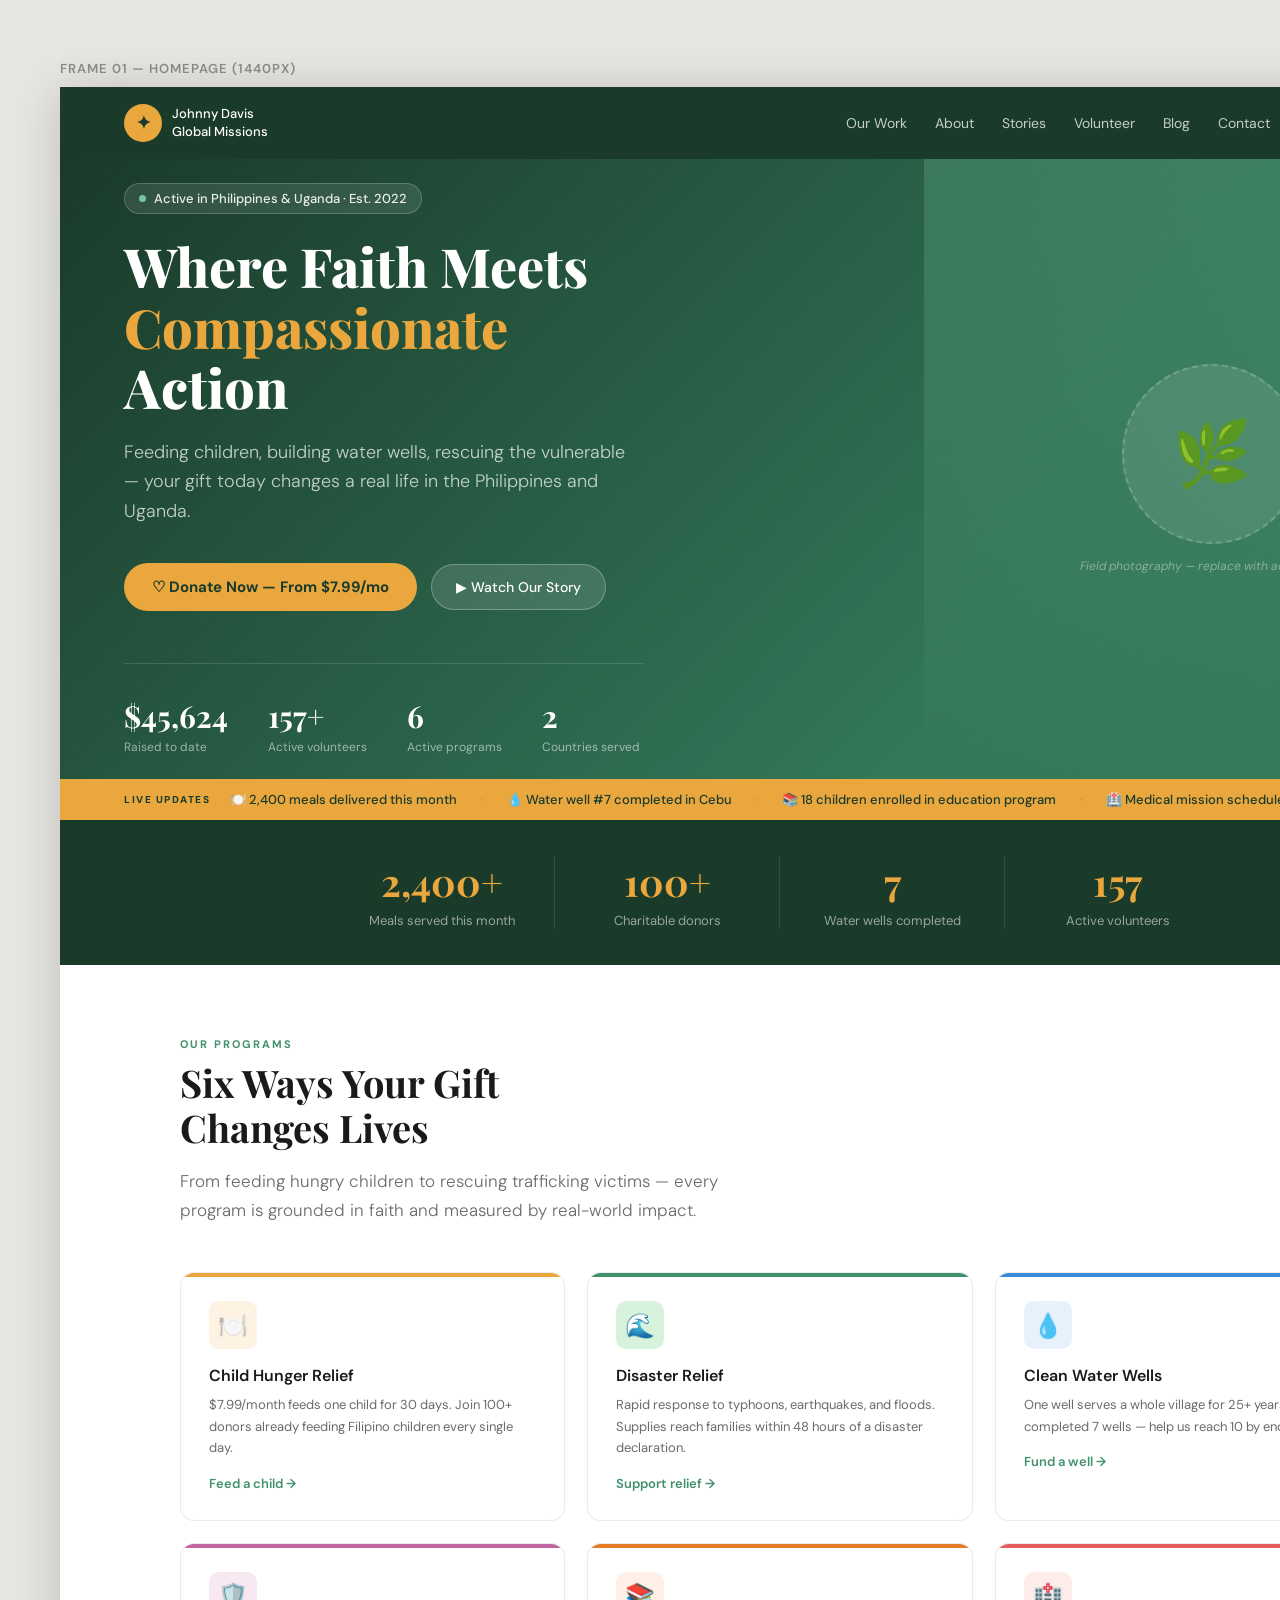
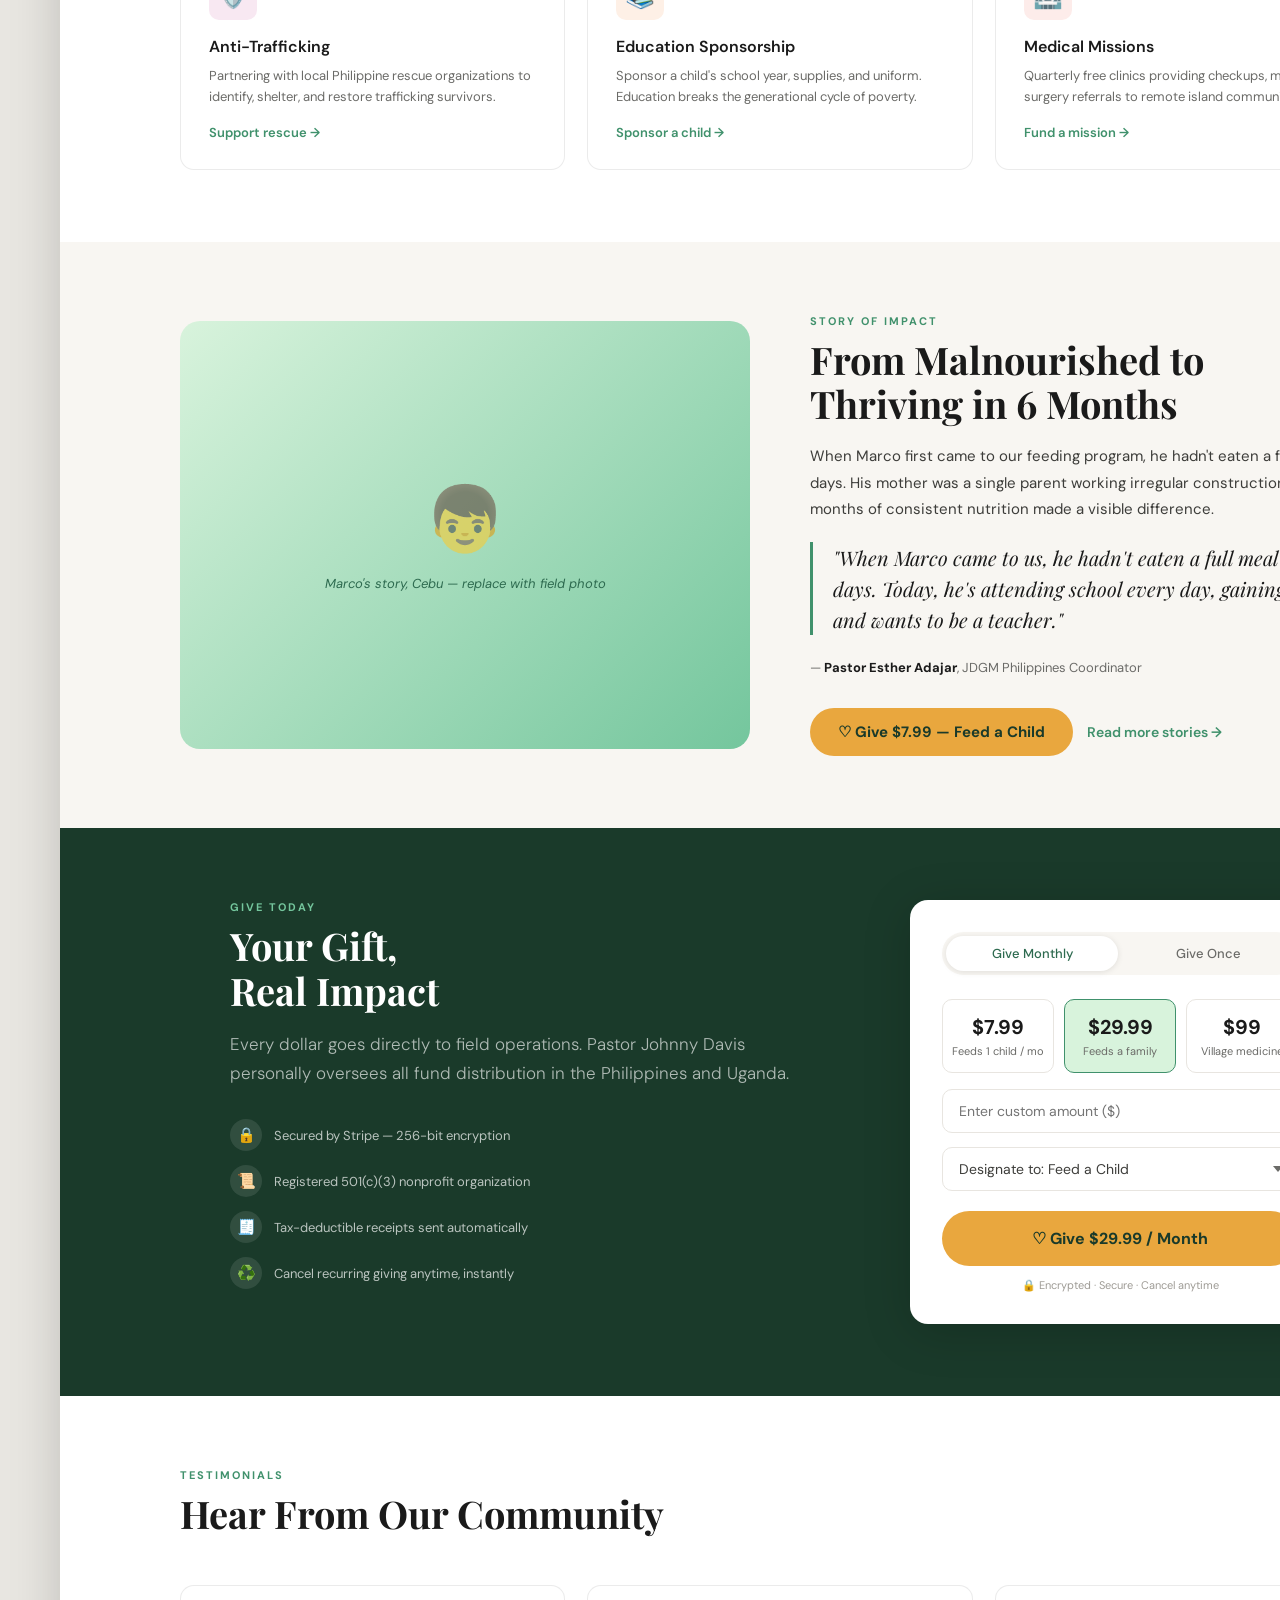
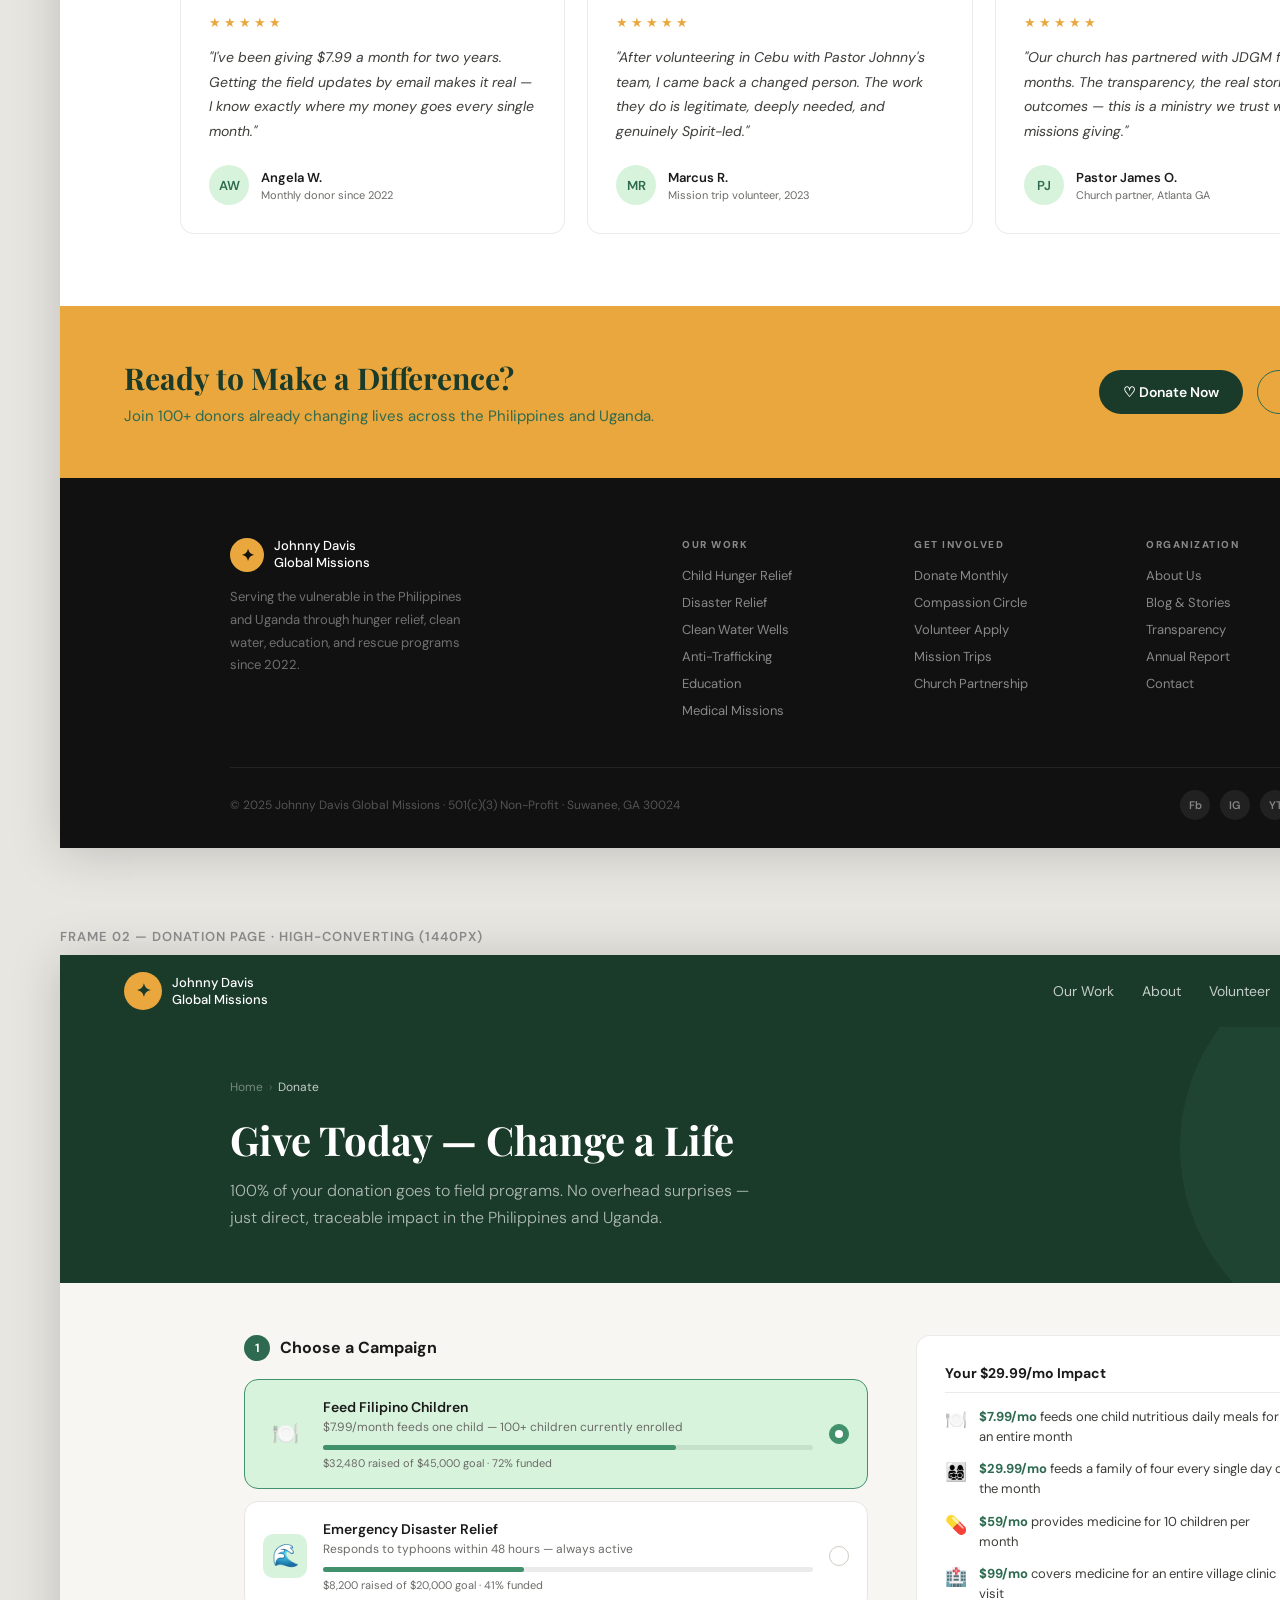
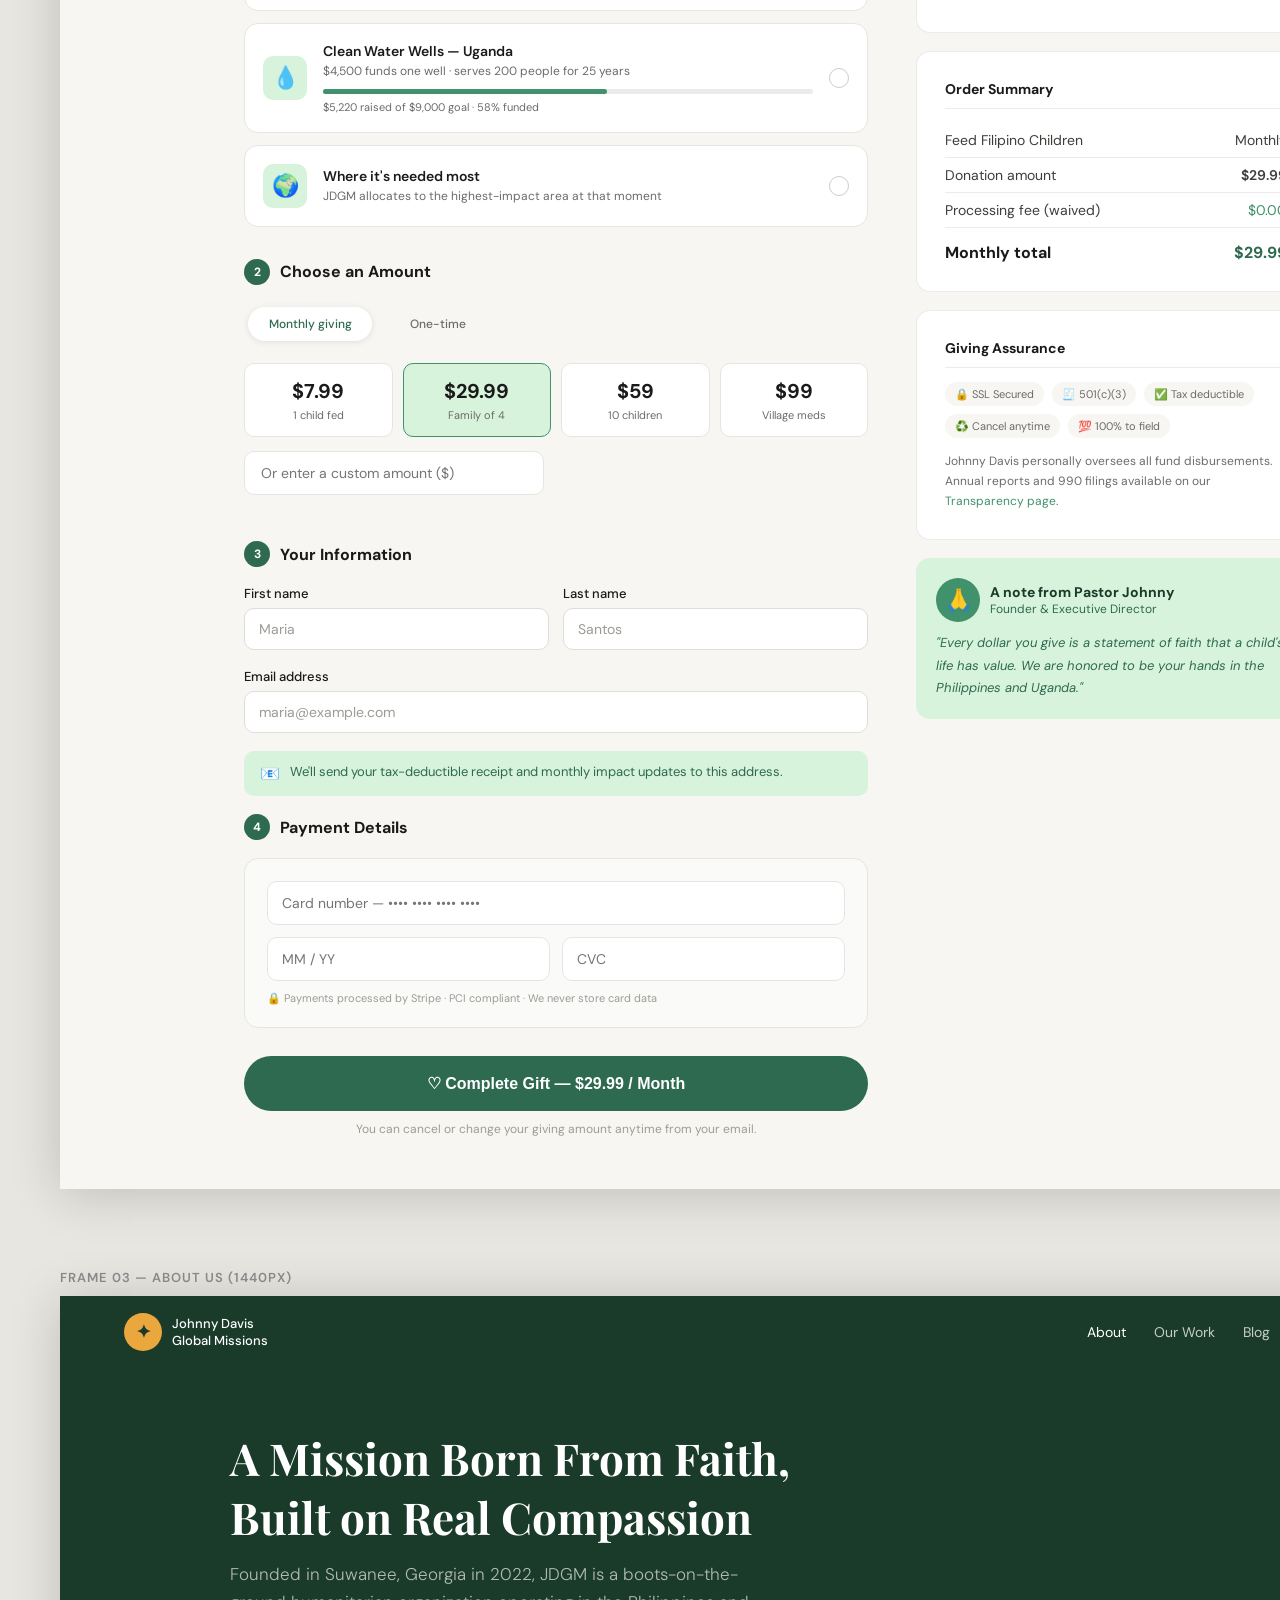
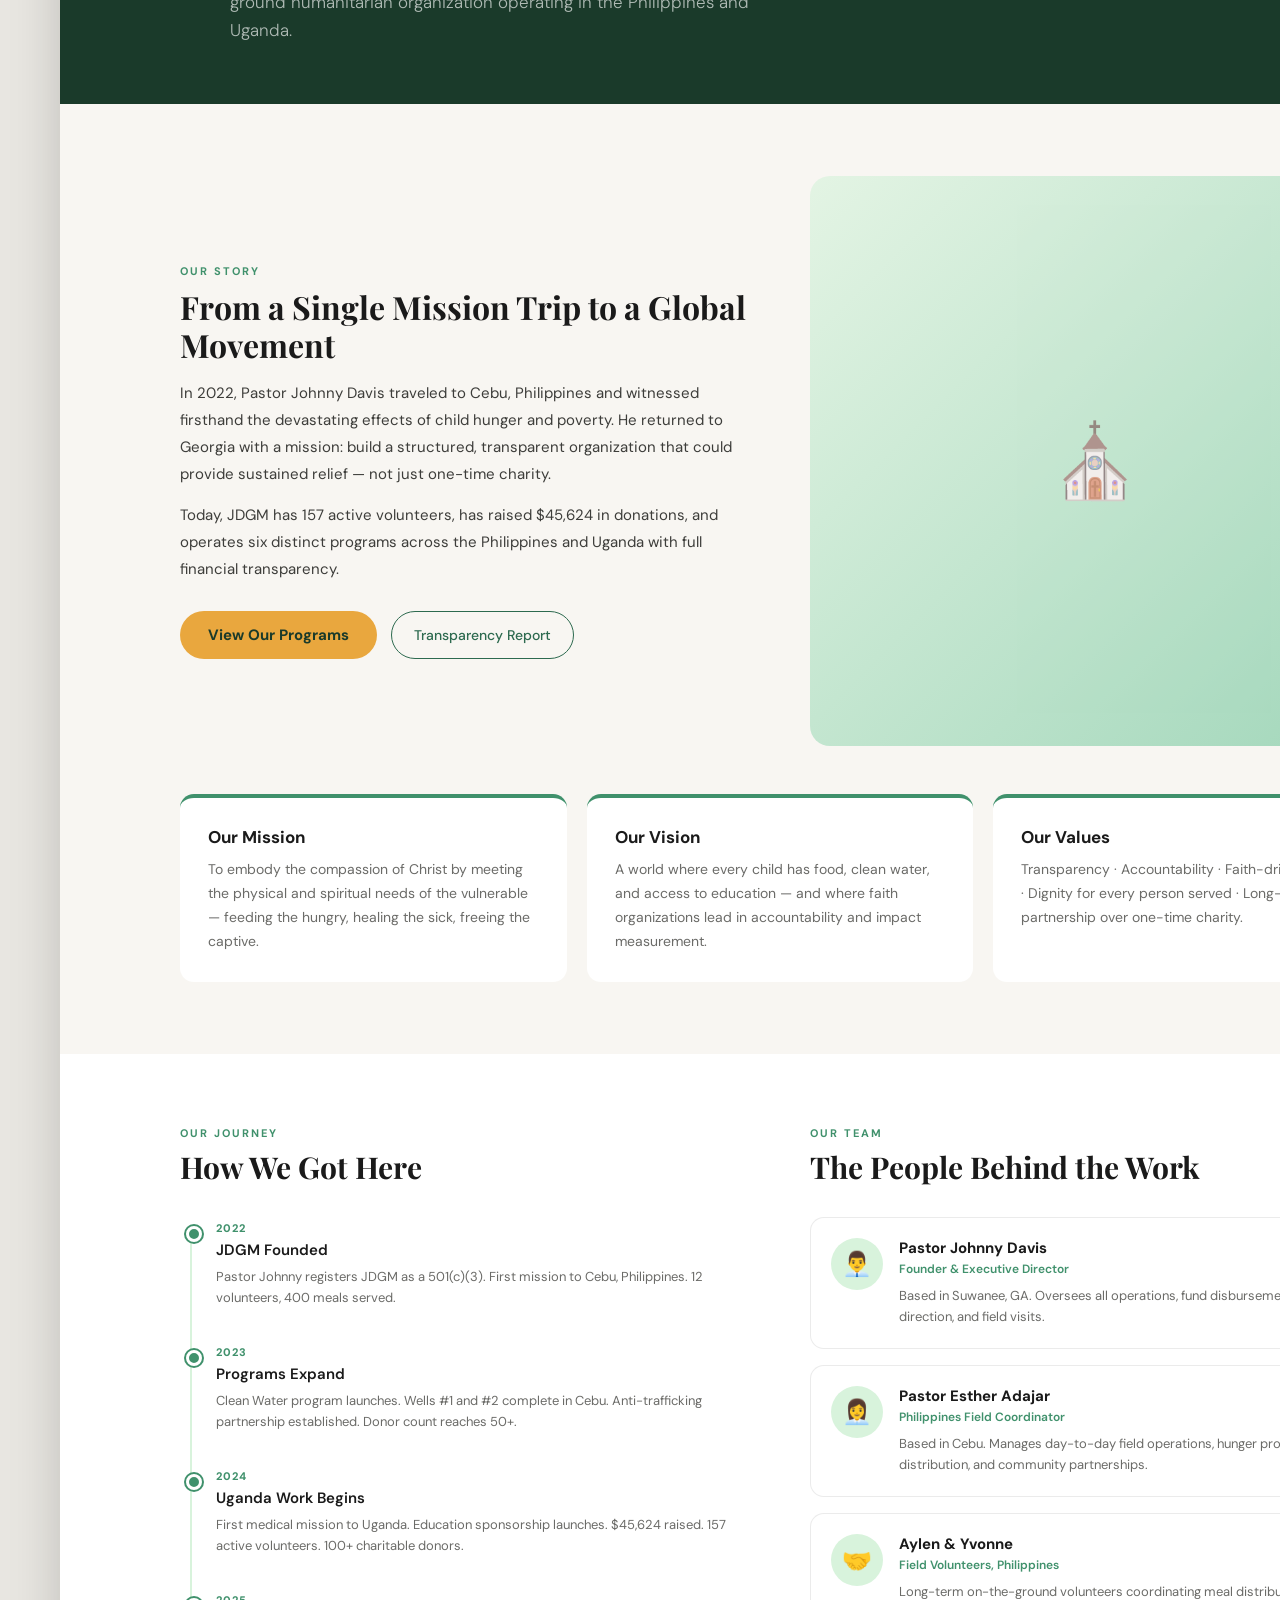
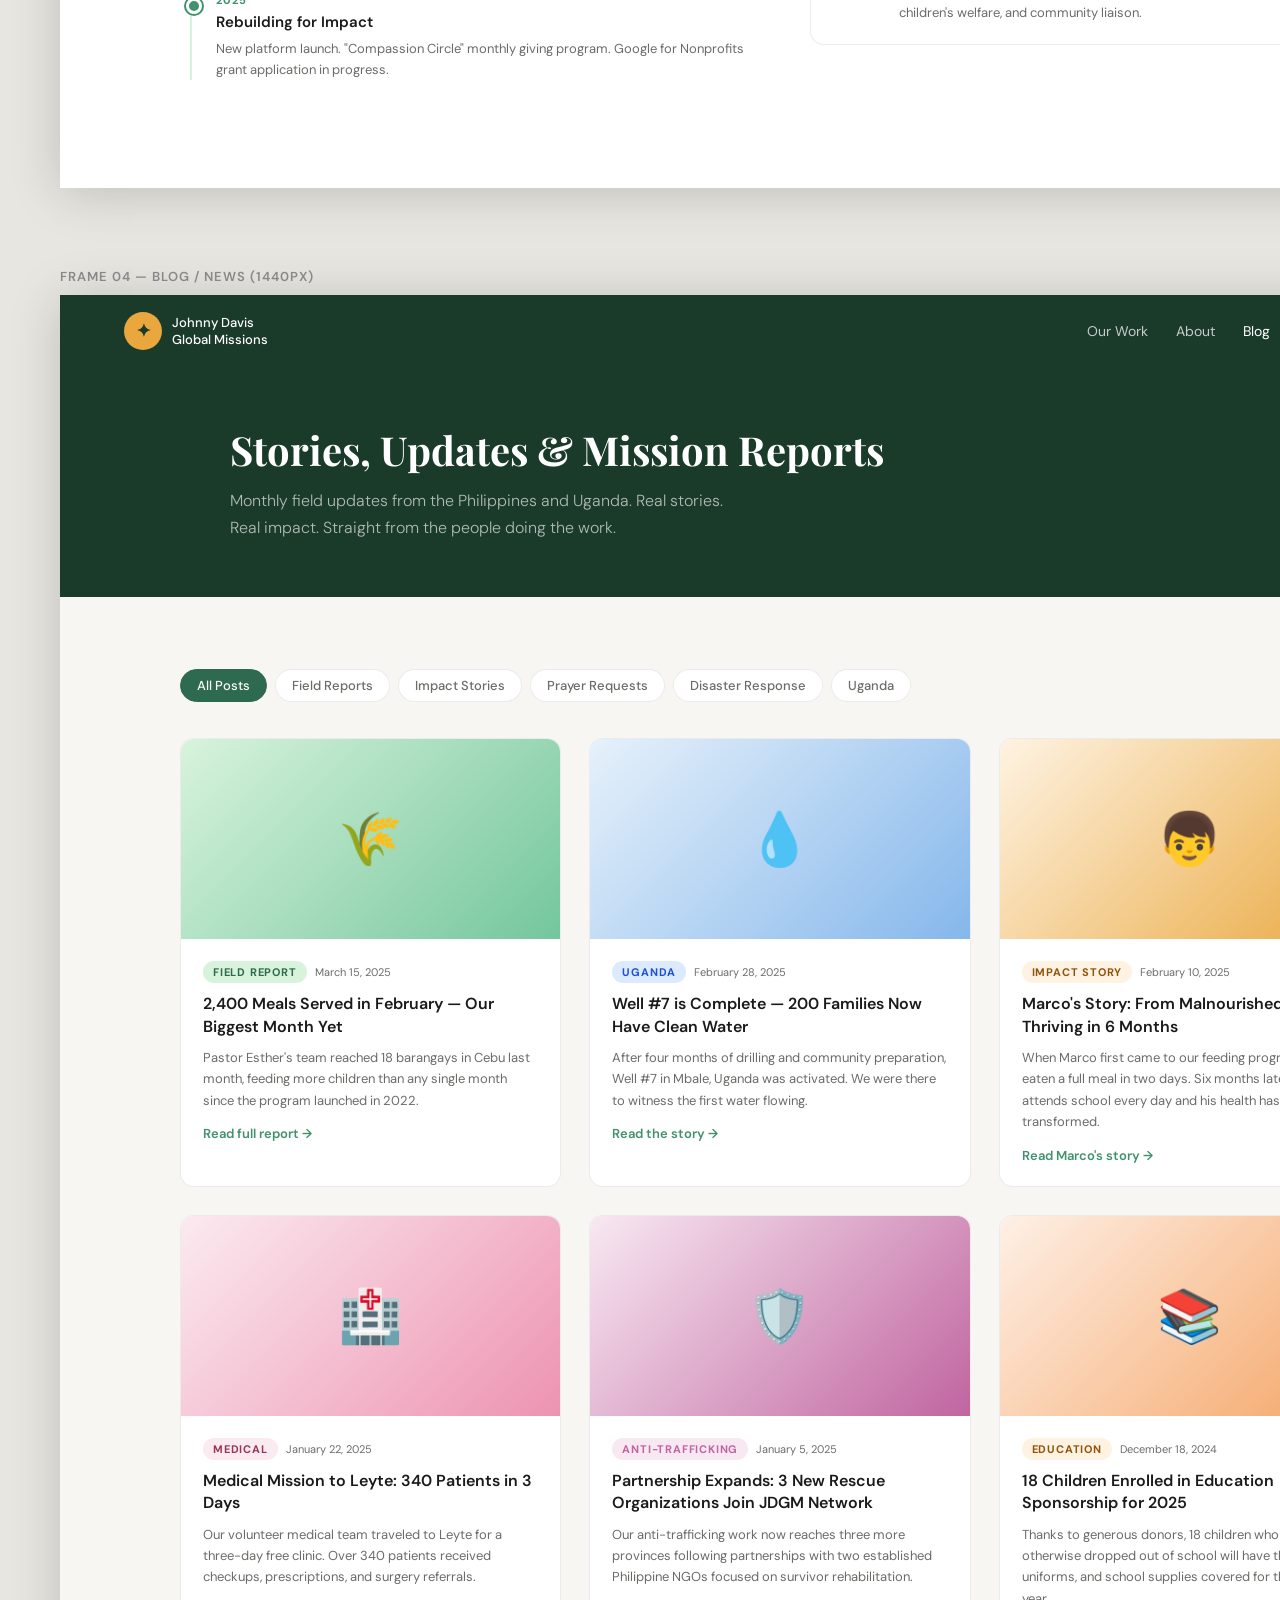
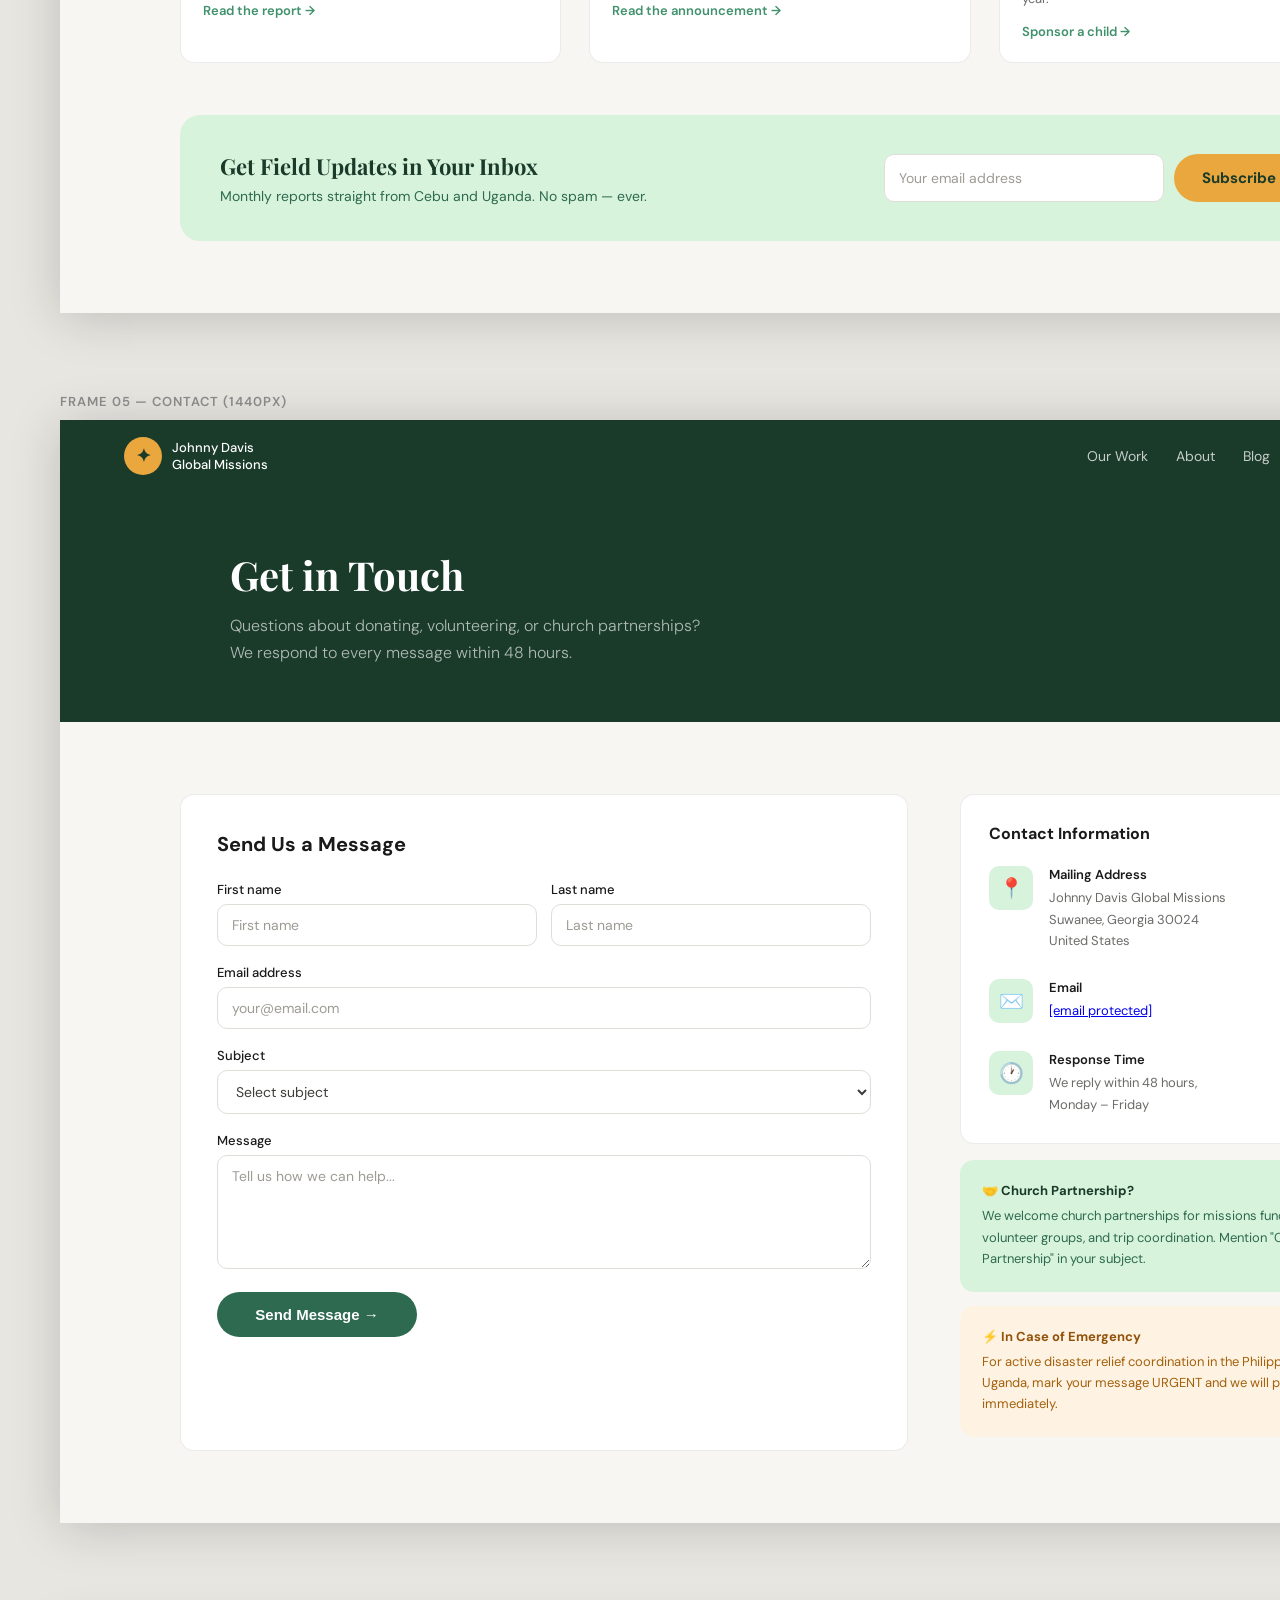
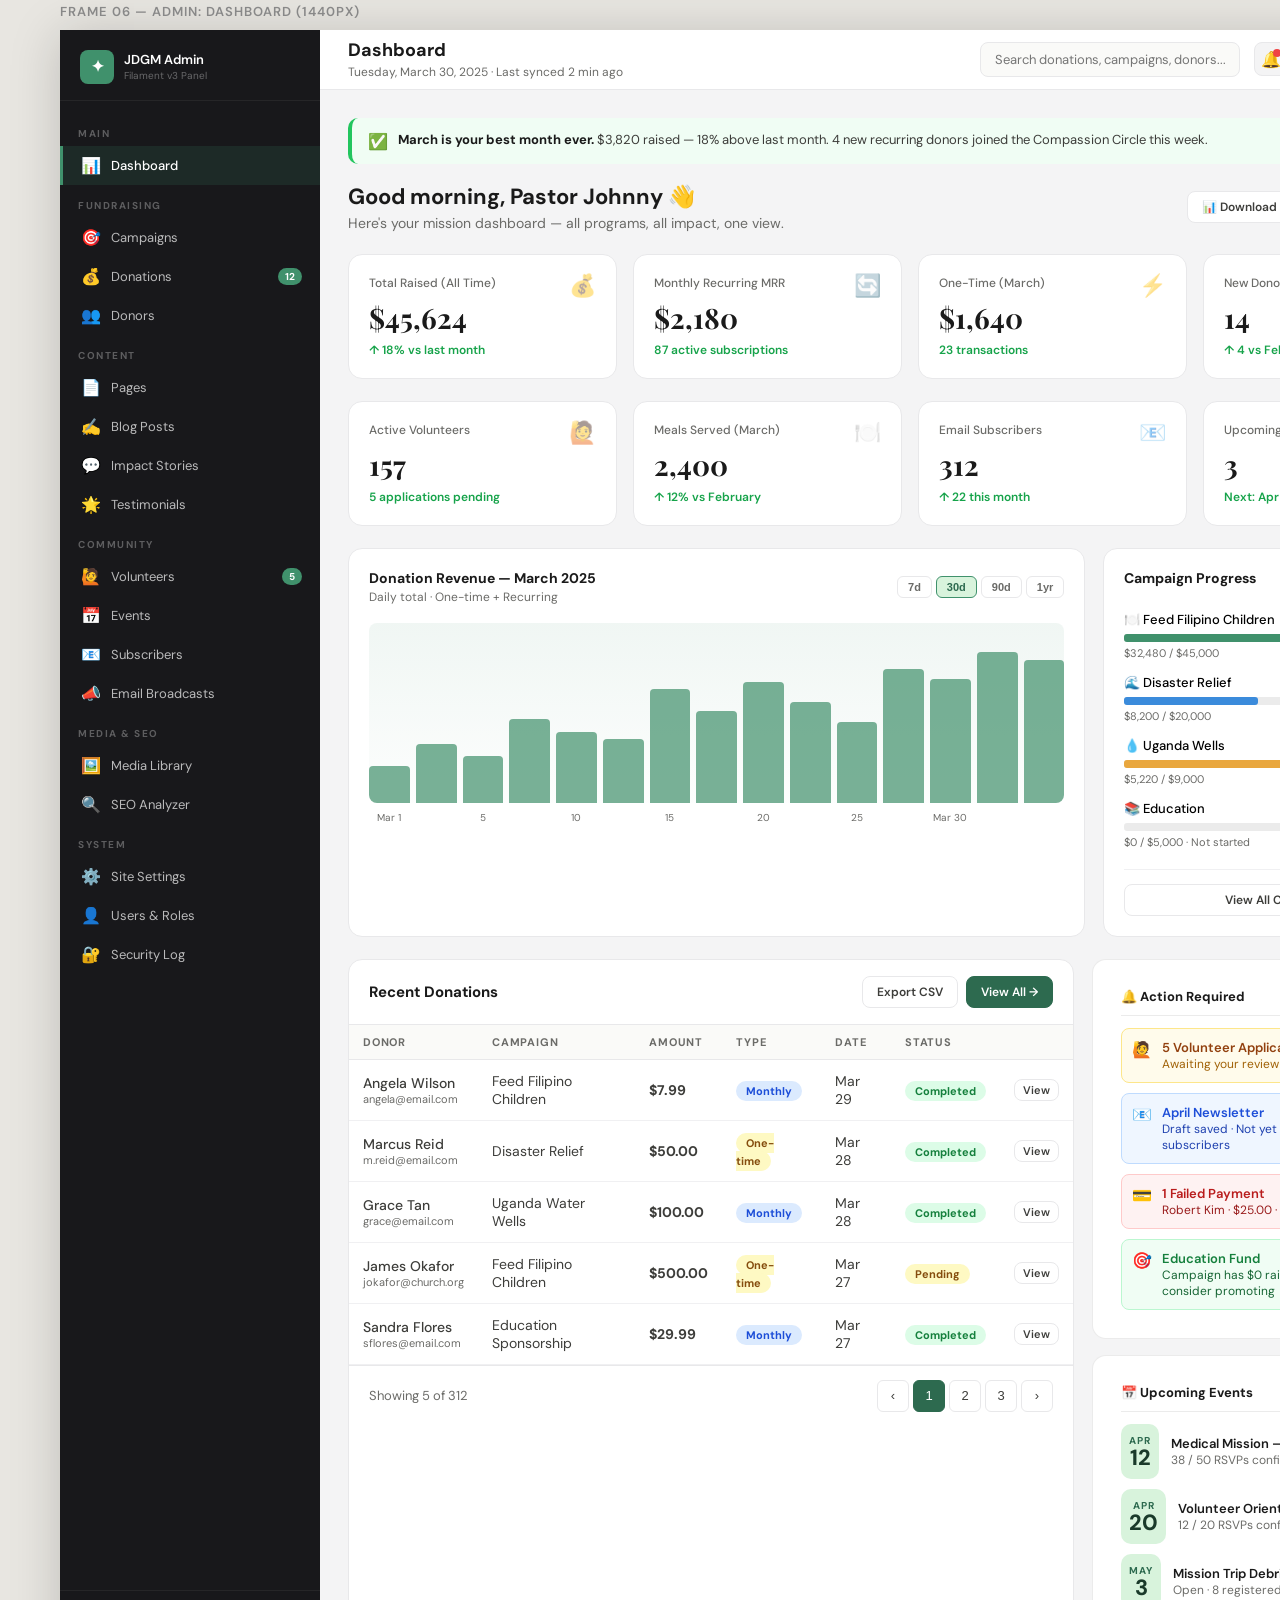
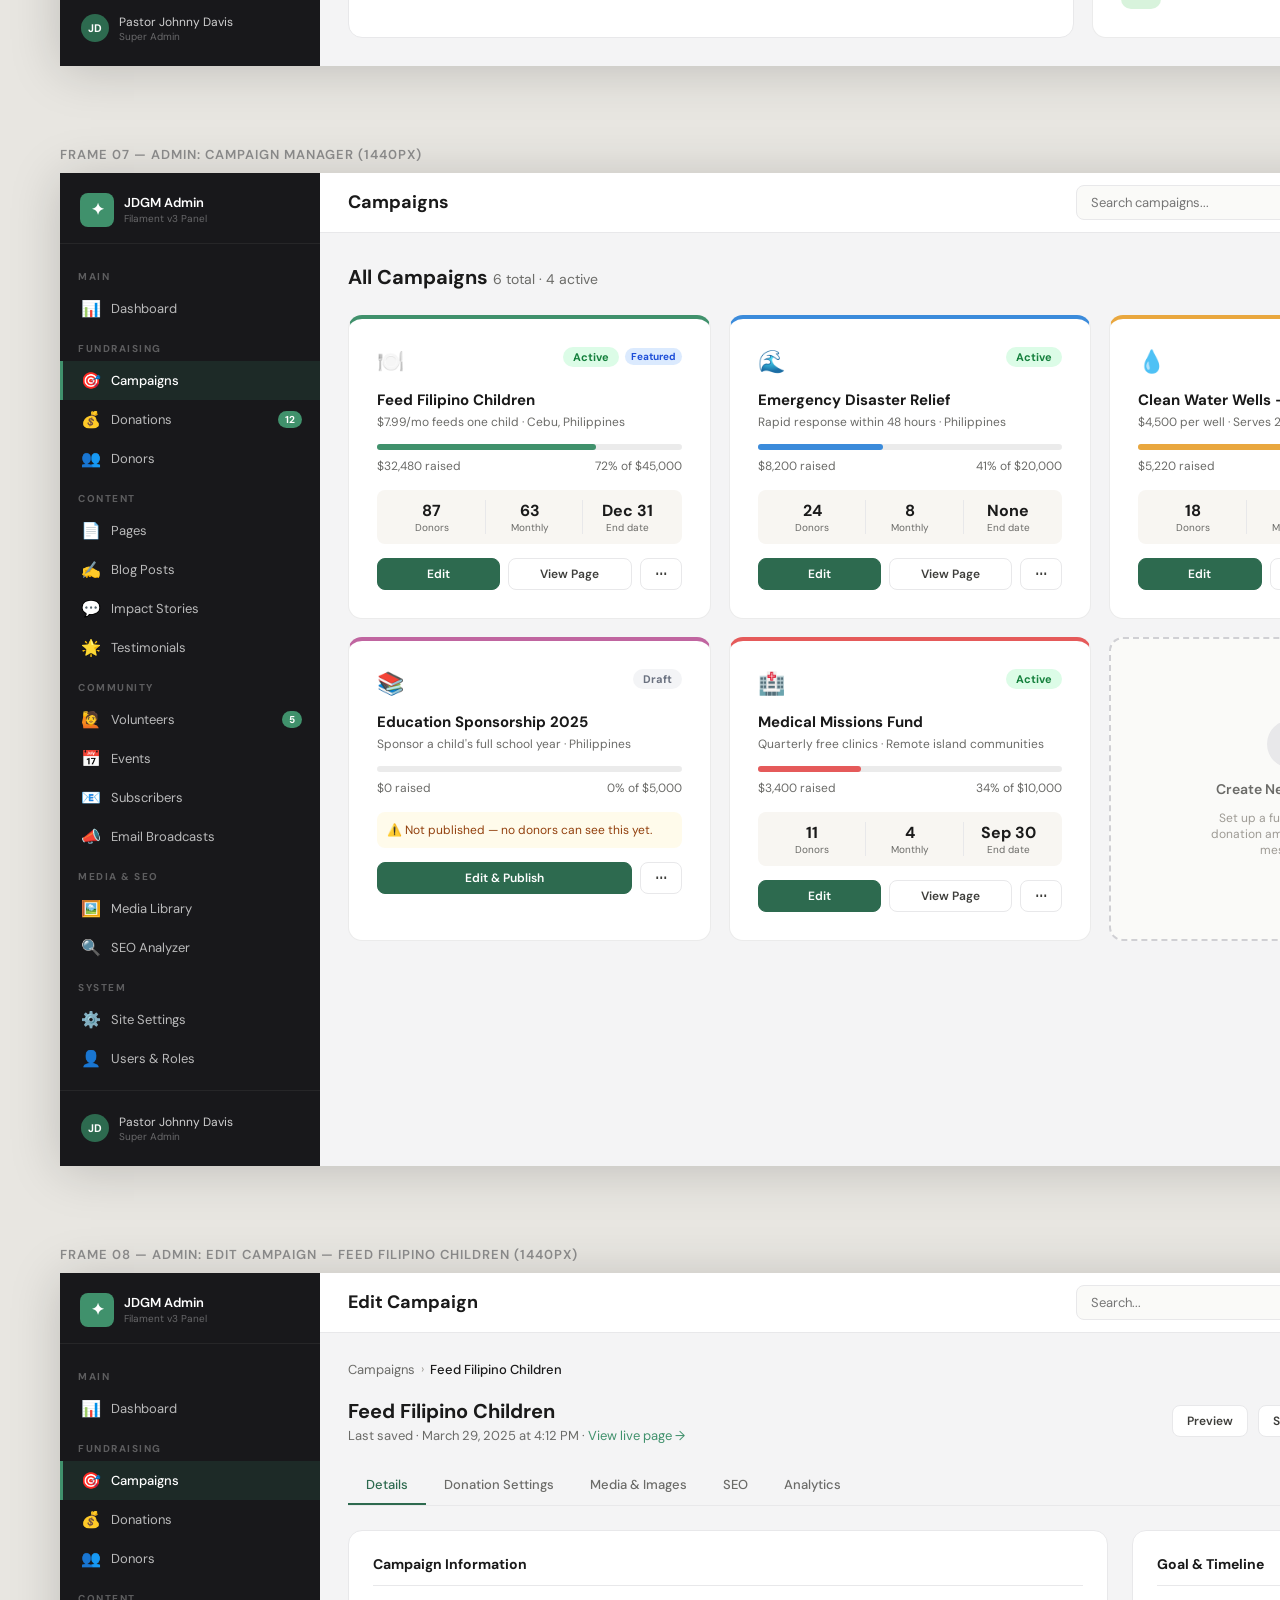
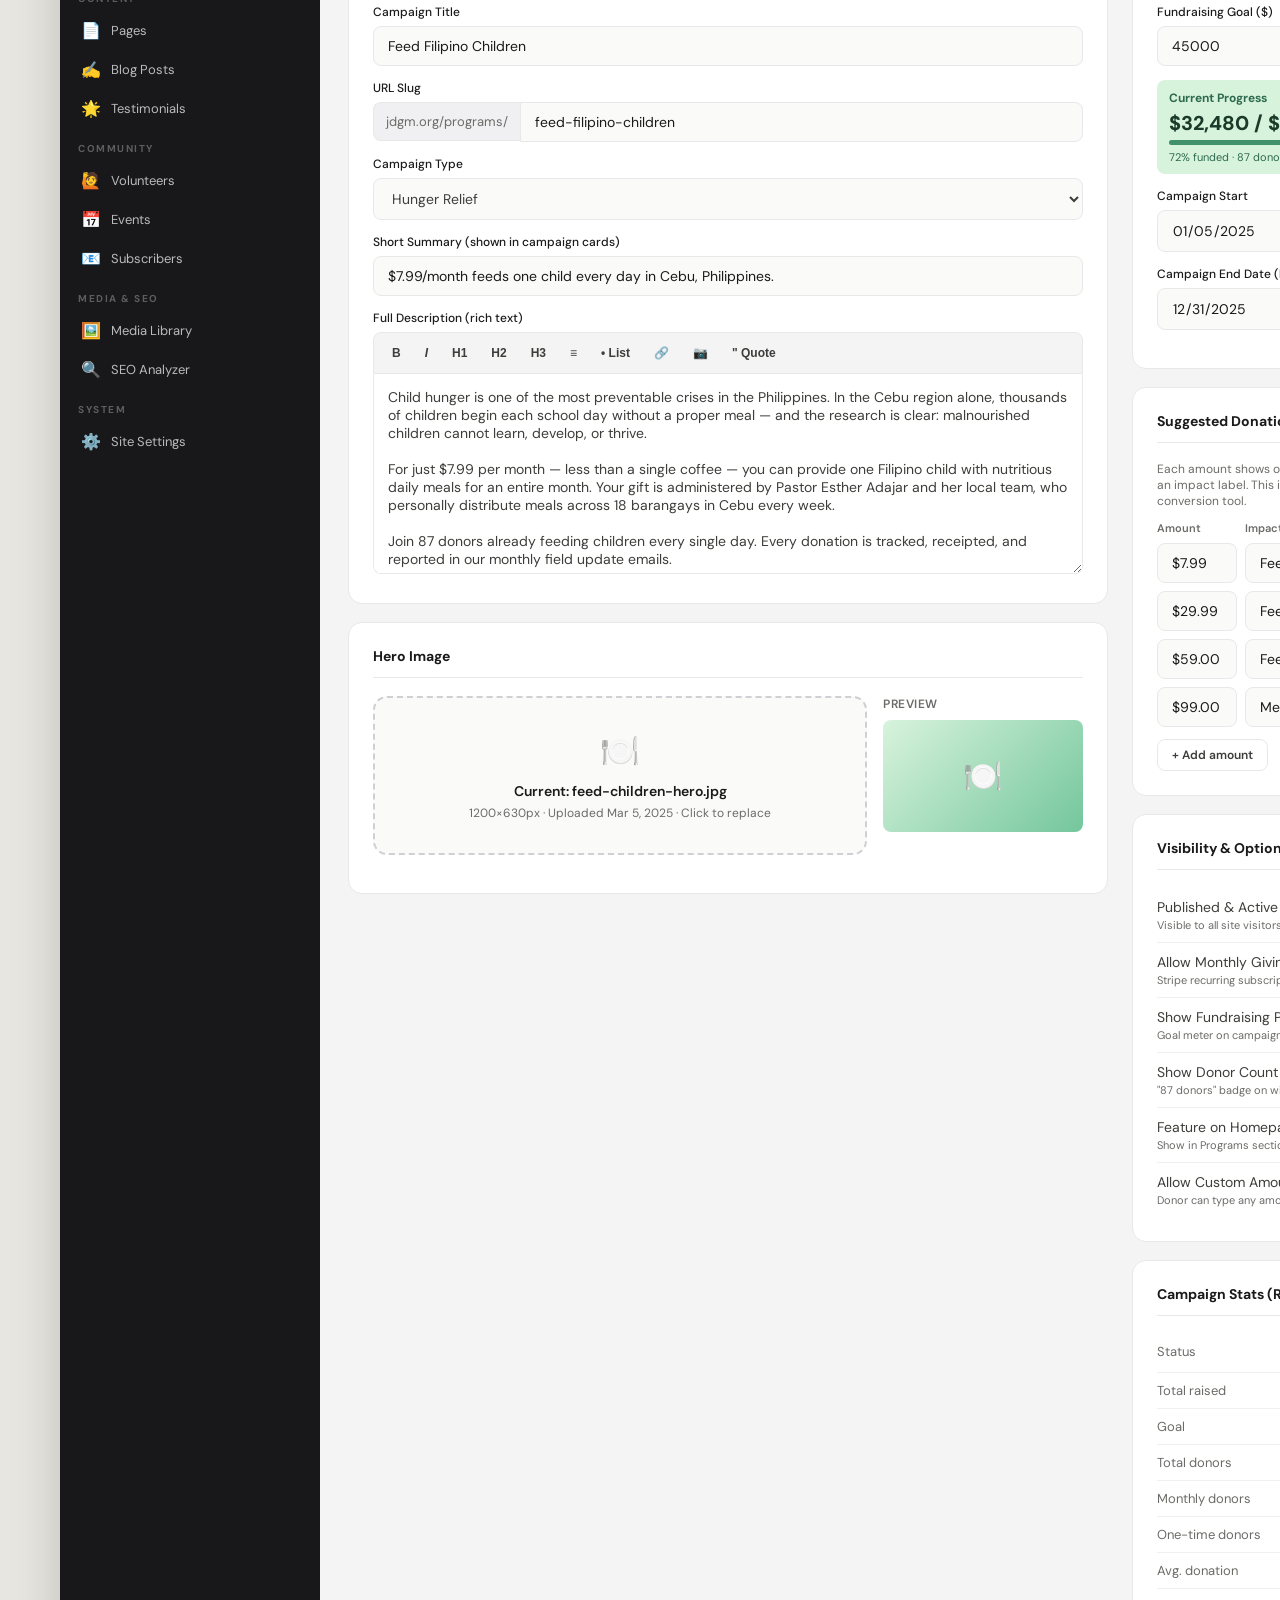
<file: indexOrigianal.html>
<!DOCTYPE html>
<html lang="en">
<head>
<meta charset="UTF-8"/>
<meta name="viewport" content="width=device-width, initial-scale=1.0"/>
<title>JDGM — Figma Mockup Kit</title>
<link href="https://fonts.googleapis.com/css2?family=Playfair+Display:wght@700;800&family=DM+Sans:ital,wght@0,300;0,400;0,500;0,600;0,700;1,400&display=swap" rel="stylesheet"/>
<style>
/* =============================================
   JDGM DESIGN TOKENS
   ============================================= */
:root {
  --brand-deep:    #1A3A2A;
  --brand-mid:     #2D6A4F;
  --brand-bright:  #40916C;
  --brand-light:   #74C69D;
  --brand-pale:    #D8F3DC;
  --gold:          #E9A73E;
  --amber:         #F4A261;
  --gold-pale:     #FEF3E2;
  --text-dark:     #1A1A1A;
  --text-body:     #3D3D3A;
  --text-muted:    #6B6B68;
  --text-hint:     #9E9B95;
  --bg-page:       #F8F6F2;
  --bg-white:      #FFFFFF;
  --border:        rgba(0,0,0,0.08);
  --border-strong: rgba(0,0,0,0.14);
  --admin-bg:      #F4F4F5;
  --admin-sidebar: #18181B;
  --admin-sidebar-hover: #27272A;
  --admin-accent:  #40916C;
  --sp-4:  4px; --sp-8:8px; --sp-12:12px; --sp-16:16px;
  --sp-20:20px; --sp-24:24px; --sp-32:32px; --sp-40:40px;
  --sp-48:48px; --sp-64:64px; --sp-72:72px;
  --r-sm:6px; --r-md:10px; --r-lg:14px; --r-xl:20px; --r-pill:100px;
}
*, *::before, *::after { box-sizing: border-box; margin:0; padding:0; }
body { font-family:'DM Sans',sans-serif; background:#E8E6E1; }

/* =============================================
   LAYOUT — Figma frames side by side
   ============================================= */
.figma-canvas {
  display: flex;
  flex-direction: column;
  align-items: flex-start;
  gap: 80px;
  padding: 60px;
  background: #E8E6E1;
  min-width: 1440px;
}
.frame-label {
  font-family:'DM Sans',sans-serif;
  font-size: 13px;
  font-weight: 600;
  color: #888;
  margin-bottom: 10px;
  text-transform: uppercase;
  letter-spacing: 1px;
}
.frame {
  width: 1440px;
  background: var(--bg-page);
  overflow: hidden;
  box-shadow: 0 4px 48px rgba(0,0,0,0.18);
}

/* =============================================
   SHARED COMPONENTS
   ============================================= */
.navbar {
  display:flex; align-items:center; justify-content:space-between;
  padding: 0 64px; height: 72px;
  background: var(--brand-deep); position:relative; z-index:10;
}
.nav-logo { display:flex; align-items:center; gap:10px; }
.logo-mark {
  width:38px; height:38px; border-radius:50%;
  background:var(--gold); display:flex; align-items:center;
  justify-content:center; font-size:18px; font-weight:700;
  color:var(--brand-deep); flex-shrink:0;
}
.logo-text { color:#fff; font-size:13px; font-weight:500; line-height:1.35; }
.nav-links { display:flex; align-items:center; gap:28px; }
.nav-link { color:rgba(255,255,255,0.75); font-size:14px; font-weight:400; text-decoration:none; }
.nav-link.active { color:#fff; }
.nav-cta {
  background:var(--gold); color:var(--brand-deep);
  padding:10px 22px; border-radius:var(--r-pill);
  font-size:13px; font-weight:700; text-decoration:none;
}

/* Buttons */
.btn-primary {
  display:inline-flex; align-items:center; gap:6px;
  background:var(--gold); color:var(--brand-deep);
  padding:14px 28px; border-radius:var(--r-pill);
  font-family:'DM Sans',sans-serif; font-size:15px; font-weight:700;
  border:none; cursor:pointer; text-decoration:none;
}
.btn-ghost {
  display:inline-flex; align-items:center; gap:6px;
  background:rgba(255,255,255,0.12); color:#fff;
  padding:13px 24px; border-radius:var(--r-pill);
  font-size:14px; font-weight:500; border:1px solid rgba(255,255,255,0.28);
  cursor:pointer; text-decoration:none;
}
.btn-dark {
  display:inline-flex; align-items:center; gap:6px;
  background:var(--brand-deep); color:#fff;
  padding:13px 24px; border-radius:var(--r-pill);
  font-size:14px; font-weight:600; border:none; cursor:pointer;
}
.btn-outline {
  display:inline-flex; align-items:center; gap:6px;
  background:transparent; color:var(--brand-mid);
  padding:12px 22px; border-radius:var(--r-pill);
  font-size:14px; font-weight:500;
  border:1.5px solid var(--brand-mid); cursor:pointer;
}
.btn-green {
  background:var(--brand-mid); color:#fff;
  padding:14px 28px; border-radius:var(--r-pill);
  font-size:15px; font-weight:700; border:none; cursor:pointer;
  width:100%; text-align:center; display:block;
}

/* Section helpers */
.section { padding:var(--sp-72) var(--sp-64); }
.section-inner { max-width:1200px; margin:0 auto; }
.section-alt { background:#fff; }
.section-dark { background:var(--brand-deep); }
.section-label {
  font-size:11px; font-weight:700; color:var(--brand-bright);
  text-transform:uppercase; letter-spacing:2px; margin-bottom:10px;
}
.section-label-light { color:var(--brand-light); }
.section-title {
  font-family:'Playfair Display',serif;
  font-size:38px; font-weight:700; color:var(--text-dark);
  line-height:1.18; margin-bottom:16px;
}
.section-title-white { color:#fff; }
.section-sub {
  font-size:17px; font-weight:300; color:var(--text-muted);
  line-height:1.7; max-width:580px;
}
.section-sub-light { color:rgba(255,255,255,0.65); }

/* Cards */
.card {
  background:var(--bg-white); border-radius:var(--r-lg);
  border:1px solid var(--border); padding:28px;
}
.card-sm { padding:20px; }

/* Tags / Badges */
.badge {
  display:inline-flex; align-items:center; gap:5px;
  padding:4px 10px; border-radius:var(--r-pill);
  font-size:11px; font-weight:700; text-transform:uppercase; letter-spacing:0.8px;
}
.badge-green { background:var(--brand-pale); color:var(--brand-mid); }
.badge-gold  { background:var(--gold-pale);  color:#92520A; }
.badge-red   { background:#FDECEA; color:#A33030; }

/* Form elements */
.form-label {
  display:block; font-size:13px; font-weight:500;
  color:var(--text-dark); margin-bottom:6px;
}
.form-input {
  width:100%; padding:11px 14px;
  border:1.5px solid #E0DDD8; border-radius:var(--r-md);
  font-family:'DM Sans',sans-serif; font-size:14px;
  color:var(--text-dark); background:#fff;
  outline:none;
}
.form-input::placeholder { color:var(--text-hint); }
.form-group { margin-bottom:18px; }
.form-row { display:grid; grid-template-columns:1fr 1fr; gap:14px; }

/* Avatar */
.avatar {
  border-radius:50%; background:var(--brand-pale);
  display:flex; align-items:center; justify-content:center;
  font-weight:600; color:var(--brand-mid); flex-shrink:0;
}

/* Progress bar */
.progress { height:5px; background:rgba(0,0,0,0.08); border-radius:3px; }
.progress-fill { height:100%; border-radius:3px; background:var(--brand-bright); }

/* Divider */
.divider { border:none; border-top:1px solid var(--border); margin:0; }

/* =============================================
   FRAME 1 — HOMEPAGE
   ============================================= */

/* Hero */
.hero {
  position:relative; height:620px;
  background:linear-gradient(135deg, #1A3A2A 0%, #2D6A4F 55%, #40916C 100%);
  display:flex; align-items:center; overflow:hidden;
}
.hero-bg-pattern {
  position:absolute; inset:0;
  background-image: radial-gradient(circle, rgba(255,255,255,0.03) 1px, transparent 1px);
  background-size: 32px 32px;
}
.hero-content { position:relative; z-index:2; padding:0 64px; max-width:700px; }
.hero-badge {
  display:inline-flex; align-items:center; gap:8px;
  background:rgba(255,255,255,0.1); border:0.5px solid rgba(255,255,255,0.2);
  padding:6px 14px; border-radius:var(--r-pill); margin-bottom:22px;
}
.hero-badge-dot { width:7px; height:7px; border-radius:50%; background:var(--brand-light); }
.hero-badge-text { color:rgba(255,255,255,0.9); font-size:13px; font-weight:500; }
.hero-headline {
  font-family:'Playfair Display',serif; font-size:54px; font-weight:800;
  color:#fff; line-height:1.12; margin-bottom:20px;
}
.hero-headline em { color:var(--gold); font-style:normal; }
.hero-sub {
  color:rgba(255,255,255,0.72); font-size:18px; line-height:1.65;
  font-weight:300; margin-bottom:36px; max-width:520px;
}
.hero-actions { display:flex; gap:14px; align-items:center; }
.hero-stats {
  display:flex; gap:40px; margin-top:52px;
  padding-top:32px; border-top:0.5px solid rgba(255,255,255,0.14);
}
.hero-stat-num {
  font-family:'Playfair Display',serif;
  font-size:30px; font-weight:700; color:#fff;
}
.hero-stat-label { font-size:12px; color:rgba(255,255,255,0.55); margin-top:3px; }
.hero-photo {
  position:absolute; right:0; top:0; bottom:0; width:40%;
  background:linear-gradient(160deg, rgba(116,198,157,0.25), rgba(45,106,79,0.6));
  display:flex; flex-direction:column; align-items:center; justify-content:center; gap:14px;
}
.hero-photo-placeholder {
  width:180px; height:180px; border-radius:50%;
  background:rgba(255,255,255,0.1); border:2px dashed rgba(255,255,255,0.2);
  display:flex; align-items:center; justify-content:center; font-size:64px;
}
.hero-photo-label { color:rgba(255,255,255,0.4); font-size:12px; font-style:italic; }

/* Ticker */
.ticker {
  background:var(--gold); padding:12px 64px;
  display:flex; align-items:center; gap:20px;
}
.ticker-label {
  font-size:10px; font-weight:800; color:var(--brand-deep);
  text-transform:uppercase; letter-spacing:1.5px; white-space:nowrap;
}
.ticker-items { display:flex; align-items:center; gap:24px; }
.ticker-item { font-size:13px; color:var(--brand-deep); font-weight:500; white-space:nowrap; }
.ticker-sep { font-size:10px; color:rgba(0,0,0,0.25); }

/* Impact bar */
.impact-bar { background:var(--brand-deep); padding:36px 64px; }
.impact-bar-grid {
  display:grid; grid-template-columns:repeat(4,1fr);
  max-width:900px; margin:0 auto; gap:0;
}
.impact-item {
  text-align:center; padding:0 20px;
  border-right:0.5px solid rgba(255,255,255,0.1);
}
.impact-item:last-child { border-right:none; }
.impact-num {
  font-family:'Playfair Display',serif; font-size:38px;
  font-weight:700; color:var(--gold);
}
.impact-label { font-size:13px; color:rgba(255,255,255,0.55); margin-top:5px; }

/* Programs */
.programs-grid {
  display:grid; grid-template-columns:repeat(3,1fr); gap:22px;
}
.program-card {
  background:#fff; border-radius:var(--r-lg);
  border:1px solid var(--border); padding:28px;
  position:relative; overflow:hidden;
}
.program-card::before {
  content:''; position:absolute; top:0; left:0; right:0; height:4px;
  background:var(--accent, var(--brand-mid));
}
.prog-icon {
  width:48px; height:48px; border-radius:var(--r-md);
  background:var(--icon-bg, var(--brand-pale));
  display:flex; align-items:center; justify-content:center;
  font-size:24px; margin-bottom:16px;
}
.prog-title { font-size:16px; font-weight:600; color:var(--text-dark); margin-bottom:8px; }
.prog-desc { font-size:13px; color:var(--text-muted); line-height:1.65; margin-bottom:16px; }
.prog-link { font-size:13px; color:var(--brand-bright); font-weight:600; }

/* Story section */
.story-grid { display:grid; grid-template-columns:1fr 1fr; gap:60px; align-items:center; }
.story-img {
  aspect-ratio:4/3; background:linear-gradient(135deg, #D8F3DC, #74C69D);
  border-radius:var(--r-xl); display:flex; flex-direction:column;
  align-items:center; justify-content:center; gap:14px;
}
.story-img-icon { font-size:64px; opacity:0.55; }
.story-img-caption { font-size:13px; color:var(--brand-mid); font-style:italic; }
.story-quote {
  font-family:'Playfair Display',serif; font-size:20px; font-style:italic;
  color:var(--text-dark); line-height:1.55; margin:20px 0 24px;
  border-left:3px solid var(--brand-bright); padding-left:20px;
}
.story-attr { font-size:13px; color:var(--text-muted); }
.story-attr strong { color:var(--text-dark); }

/* Donation widget */
.donation-two-col {
  display:grid; grid-template-columns:1fr 420px; gap:64px;
  align-items:start; max-width:1100px; margin:0 auto;
}
.trust-list { display:flex; flex-direction:column; gap:14px; margin-top:32px; }
.trust-row { display:flex; align-items:center; gap:12px; }
.trust-icon {
  width:32px; height:32px; border-radius:50%;
  background:rgba(255,255,255,0.1); display:flex;
  align-items:center; justify-content:center; font-size:15px; flex-shrink:0;
}
.trust-text { font-size:13px; color:rgba(255,255,255,0.7); }

.donation-widget {
  background:#fff; border-radius:18px; padding:32px; box-shadow:0 8px 48px rgba(0,0,0,0.18);
}
.dtabs {
  display:flex; gap:4px; background:var(--bg-page);
  border-radius:var(--r-pill); padding:4px; margin-bottom:24px;
}
.dtab {
  flex:1; padding:9px; border-radius:var(--r-pill);
  font-family:'DM Sans',sans-serif; font-size:13px; font-weight:500;
  border:none; cursor:pointer; background:transparent; color:var(--text-muted);
}
.dtab.active { background:#fff; color:var(--brand-mid); box-shadow:0 1px 6px rgba(0,0,0,0.1); }
.amounts-grid { display:grid; grid-template-columns:repeat(3,1fr); gap:10px; margin-bottom:16px; }
.amount-btn {
  padding:14px 8px; border:1.5px solid #E8E5E0; border-radius:var(--r-md);
  background:#fff; cursor:pointer; transition:all 0.15s; text-align:center;
  font-family:'DM Sans',sans-serif;
}
.amount-btn.selected { border-color:var(--brand-bright); background:var(--brand-pale); }
.amount-price { display:block; font-size:20px; font-weight:700; color:var(--text-dark); }
.amount-impact { display:block; font-size:11px; color:var(--text-muted); margin-top:4px; line-height:1.3; }
.custom-amount {
  width:100%; padding:12px 16px; border:1.5px solid #E8E5E0;
  border-radius:var(--r-md); font-family:'DM Sans',sans-serif; font-size:14px;
  margin-bottom:14px; color:var(--text-dark);
}
.campaign-select {
  width:100%; padding:12px 16px; border:1.5px solid #E8E5E0;
  border-radius:var(--r-md); font-family:'DM Sans',sans-serif; font-size:14px;
  margin-bottom:20px; color:var(--text-body); background:#fff; appearance:none;
  background-image:url("data:image/svg+xml,%3Csvg xmlns='http://www.w3.org/2000/svg' width='10' height='6'%3E%3Cpath d='M0 0l5 6 5-6z' fill='%236B6B68'/%3E%3C/svg%3E");
  background-repeat:no-repeat; background-position:right 14px center;
}
.donate-big-btn {
  width:100%; padding:17px; background:var(--gold); border:none;
  border-radius:var(--r-pill); font-family:'DM Sans',sans-serif;
  font-size:16px; font-weight:700; color:var(--brand-deep); cursor:pointer;
}
.secure-note {
  text-align:center; font-size:11px; color:var(--text-hint);
  margin-top:12px; display:flex; align-items:center; justify-content:center; gap:5px;
}

/* Testimonials */
.testi-grid { display:grid; grid-template-columns:repeat(3,1fr); gap:22px; }
.testi-card {
  background:#fff; border-radius:var(--r-lg);
  border:1px solid var(--border); padding:28px;
}
.testi-stars { color:var(--gold); font-size:13px; letter-spacing:3px; margin-bottom:14px; }
.testi-quote {
  font-size:14px; color:var(--text-body); line-height:1.75;
  font-style:italic; margin-bottom:22px;
}
.testi-author { display:flex; align-items:center; gap:12px; }
.testi-name { font-size:13px; font-weight:600; color:var(--text-dark); }
.testi-role { font-size:11px; color:var(--text-muted); margin-top:2px; }

/* CTA bar */
.cta-bar {
  background:var(--gold); padding:52px 64px;
  display:flex; align-items:center; justify-content:space-between;
}
.cta-bar-left .cta-heading {
  font-family:'Playfair Display',serif; font-size:30px;
  font-weight:700; color:var(--brand-deep); margin-bottom:8px;
}
.cta-bar-left p { font-size:15px; color:var(--brand-mid); }
.cta-bar-right { display:flex; gap:14px; }

/* Footer */
.footer { background:#111; padding:60px 64px 28px; }
.footer-grid {
  display:grid; grid-template-columns:2.2fr 1fr 1fr 1fr; gap:48px;
  max-width:1100px; margin:0 auto 48px;
}
.footer-tagline { font-size:13px; color:rgba(255,255,255,0.4); line-height:1.75; max-width:240px; margin-top:14px; }
.footer-col-title {
  font-size:10px; font-weight:800; color:rgba(255,255,255,0.5);
  text-transform:uppercase; letter-spacing:1.5px; margin-bottom:16px;
}
.footer-links { display:flex; flex-direction:column; gap:10px; }
.footer-link { font-size:13px; color:rgba(255,255,255,0.5); text-decoration:none; }
.footer-bottom {
  border-top:0.5px solid rgba(255,255,255,0.08); padding-top:22px;
  max-width:1100px; margin:0 auto;
  display:flex; justify-content:space-between; align-items:center;
}
.footer-copy { font-size:12px; color:rgba(255,255,255,0.28); }
.socials { display:flex; gap:10px; }
.social-btn {
  width:30px; height:30px; border-radius:50%;
  background:rgba(255,255,255,0.07);
  display:flex; align-items:center; justify-content:center;
  font-size:11px; color:rgba(255,255,255,0.45); text-decoration:none;
  font-weight:600;
}

/* =============================================
   FRAME 2 — DONATION PAGE
   ============================================= */
.donate-page-layout {
  display:grid; grid-template-columns:1fr 400px; gap:48px;
  padding:52px 64px; max-width:1200px; margin:0 auto;
}
.donate-step-title {
  font-size:16px; font-weight:700; color:var(--text-dark);
  margin-bottom:18px; display:flex; align-items:center; gap:10px;
}
.step-num {
  width:26px; height:26px; border-radius:50%;
  background:var(--brand-mid); color:#fff;
  font-size:12px; font-weight:700; display:flex;
  align-items:center; justify-content:center; flex-shrink:0;
}
.campaign-list { display:flex; flex-direction:column; gap:12px; margin-bottom:32px; }
.campaign-opt {
  border:1.5px solid #E8E5E0; border-radius:var(--r-lg);
  padding:18px; cursor:pointer; display:flex; align-items:center;
  gap:16px; background:#fff; transition:all 0.15s;
}
.campaign-opt.active { border-color:var(--brand-bright); background:var(--brand-pale); }
.camp-icon {
  width:44px; height:44px; border-radius:var(--r-md);
  background:var(--brand-pale); display:flex; align-items:center;
  justify-content:center; font-size:22px; flex-shrink:0;
}
.camp-title { font-size:14px; font-weight:600; color:var(--text-dark); }
.camp-sub { font-size:12px; color:var(--text-muted); margin-top:3px; }
.camp-progress-wrap { margin-top:10px; }
.camp-meta { font-size:11px; color:var(--text-muted); margin-top:6px; }
.camp-radio {
  width:20px; height:20px; border-radius:50%; flex-shrink:0;
  border:1.5px solid #D0CCC4; margin-left:auto;
  display:flex; align-items:center; justify-content:center;
}
.camp-radio.on { border-color:var(--brand-bright); background:var(--brand-bright); }
.camp-radio.on::after { content:''; width:8px; height:8px; border-radius:50%; background:#fff; }
.amounts-4 { grid-template-columns:repeat(4,1fr); }
.donor-info-section { margin-top:32px; }
.payment-box {
  background:#FAFAF8; border-radius:var(--r-lg);
  border:1.5px solid #E8E5E0; padding:22px; margin-top:4px;
}
.card-field {
  width:100%; padding:12px 14px;
  border:1.5px solid #E8E5E0; border-radius:var(--r-md);
  font-family:'DM Sans',sans-serif; font-size:14px; color:var(--text-dark);
  background:#fff; margin-bottom:12px;
}
.stripe-note {
  font-size:11px; color:var(--text-hint); margin-top:10px;
  display:flex; align-items:center; gap:6px;
}

/* Donation sidebar */
.sidebar-section { margin-bottom:18px; }
.sidebar-heading {
  font-size:14px; font-weight:700; color:var(--text-dark);
  margin-bottom:14px; padding-bottom:10px;
  border-bottom:1px solid var(--border);
}
.impact-rows { display:flex; flex-direction:column; gap:12px; }
.impact-row { display:flex; gap:12px; align-items:flex-start; }
.impact-emoji { font-size:18px; margin-top:1px; flex-shrink:0; }
.impact-copy { font-size:13px; color:var(--text-body); line-height:1.55; }
.impact-copy strong { color:var(--brand-mid); }
.order-line {
  display:flex; justify-content:space-between;
  padding:8px 0; font-size:14px; color:var(--text-body);
  border-bottom:1px solid var(--border);
}
.order-total {
  display:flex; justify-content:space-between;
  padding:14px 0 0; font-size:16px; font-weight:700; color:var(--text-dark);
}
.order-total-amount { color:var(--brand-mid); }
.trust-chips { display:flex; flex-wrap:wrap; gap:8px; }
.trust-chip {
  display:flex; align-items:center; gap:5px;
  font-size:11px; color:var(--text-muted);
  background:var(--bg-page); padding:5px 10px;
  border-radius:var(--r-pill);
}
.assurance-note { font-size:12px; color:var(--text-muted); line-height:1.65; margin-top:14px; }

/* =============================================
   FRAME 3 — ABOUT
   ============================================= */
.about-2col { display:grid; grid-template-columns:1fr 1fr; gap:60px; align-items:center; }
.about-img {
  aspect-ratio:1; background:linear-gradient(135deg,#D8F3DC,#74C69D);
  border-radius:var(--r-xl); display:flex; align-items:center;
  justify-content:center; font-size:72px; opacity:0.65;
}
.mission-cards { display:grid; grid-template-columns:repeat(3,1fr); gap:20px; margin-top:48px; }
.mission-card {
  background:#fff; border-radius:var(--r-lg);
  border-top:4px solid var(--brand-bright); padding:28px;
}
.mission-card-title { font-size:17px; font-weight:700; color:var(--text-dark); margin-bottom:10px; }
.mission-card-text { font-size:14px; color:var(--text-muted); line-height:1.7; }
.timeline-wrap { position:relative; padding-left:36px; }
.timeline-line {
  position:absolute; left:10px; top:8px; bottom:0;
  width:2px; background:var(--brand-pale);
}
.tl-item { position:relative; margin-bottom:36px; }
.tl-dot {
  position:absolute; left:-30px; top:5px;
  width:16px; height:16px; border-radius:50%;
  background:var(--brand-bright); border:3px solid #fff;
  box-shadow:0 0 0 2px var(--brand-bright);
}
.tl-year {
  font-size:11px; font-weight:800; color:var(--brand-bright);
  text-transform:uppercase; letter-spacing:1px; margin-bottom:5px;
}
.tl-title { font-size:15px; font-weight:600; color:var(--text-dark); margin-bottom:6px; }
.tl-text { font-size:13px; color:var(--text-muted); line-height:1.65; }
.team-grid { display:grid; grid-template-columns:repeat(4,1fr); gap:22px; }
.team-card { background:#fff; border-radius:var(--r-lg); padding:24px; text-align:center; border:1px solid var(--border); }
.team-avatar { width:72px; height:72px; font-size:28px; margin:0 auto 14px; }
.team-name { font-size:15px; font-weight:600; color:var(--text-dark); margin-bottom:4px; }
.team-role { font-size:12px; color:var(--text-muted); margin-bottom:10px; }
.team-desc { font-size:12px; color:var(--text-muted); line-height:1.65; }

/* =============================================
   FRAME 4 — BLOG
   ============================================= */
.blog-filters { display:flex; gap:8px; flex-wrap:wrap; margin-bottom:36px; }
.filter-btn {
  padding:7px 16px; border-radius:var(--r-pill); font-family:'DM Sans',sans-serif;
  font-size:13px; cursor:pointer; border:1px solid var(--border);
  background:#fff; color:var(--text-muted); font-weight:500;
}
.filter-btn.active { background:var(--brand-mid); color:#fff; border-color:var(--brand-mid); }
.blog-grid { display:grid; grid-template-columns:repeat(3,1fr); gap:28px; }
.blog-card { background:#fff; border-radius:var(--r-lg); overflow:hidden; border:1px solid var(--border); }
.blog-img-area { height:200px; display:flex; align-items:center; justify-content:center; font-size:52px; }
.blog-body { padding:22px; }
.blog-meta { display:flex; align-items:center; gap:8px; margin-bottom:10px; }
.blog-date { font-size:11px; color:var(--text-muted); }
.blog-title { font-size:16px; font-weight:600; color:var(--text-dark); line-height:1.4; margin-bottom:9px; }
.blog-excerpt { font-size:13px; color:var(--text-muted); line-height:1.65; margin-bottom:14px; }
.blog-link { font-size:13px; color:var(--brand-bright); font-weight:600; }
.newsletter-bar {
  background:var(--brand-pale); border-radius:var(--r-xl);
  padding:36px 40px; display:flex; align-items:center;
  justify-content:space-between; gap:24px; margin-top:52px;
}
.nl-title { font-family:'Playfair Display',serif; font-size:22px; font-weight:700; color:var(--brand-deep); margin-bottom:6px; }
.nl-sub { font-size:14px; color:var(--brand-mid); }
.nl-form { display:flex; gap:10px; }

/* =============================================
   FRAME 5 — CONTACT
   ============================================= */
.contact-layout { display:grid; grid-template-columns:1fr 420px; gap:52px; }
.contact-card { background:#fff; border-radius:var(--r-lg); padding:36px; border:1px solid var(--border); }
.contact-info-item { display:flex; align-items:flex-start; gap:16px; margin-bottom:28px; }
.ci-icon {
  width:44px; height:44px; border-radius:var(--r-md);
  background:var(--brand-pale); display:flex; align-items:center;
  justify-content:center; font-size:20px; flex-shrink:0;
}
.ci-title { font-size:13px; font-weight:600; color:var(--text-dark); margin-bottom:4px; }
.ci-text { font-size:13px; color:var(--text-muted); line-height:1.65; }
.info-box { border-radius:var(--r-lg); padding:22px; margin-bottom:14px; }
.info-box-green { background:var(--brand-pale); }
.info-box-gold { background:var(--gold-pale); }
.info-box-title { font-size:13px; font-weight:700; margin-bottom:6px; }
.info-box-text { font-size:13px; line-height:1.65; }

/* =============================================
   ADMIN PANEL — COMMON
   ============================================= */
.admin-shell { display:grid; grid-template-columns:260px 1fr; min-height:900px; background:var(--admin-bg); }
.admin-sidebar {
  background:var(--admin-sidebar); padding:0; display:flex;
  flex-direction:column; overflow-y:auto;
}
.admin-logo {
  padding:20px 20px 16px;
  border-bottom:1px solid rgba(255,255,255,0.06);
  display:flex; align-items:center; gap:10px;
}
.admin-logo-mark {
  width:34px; height:34px; border-radius:8px;
  background:var(--brand-bright); display:flex; align-items:center;
  justify-content:center; font-size:16px; font-weight:700; color:#fff;
}
.admin-logo-text { color:#fff; font-size:13px; font-weight:600; line-height:1.3; }
.admin-logo-sub { color:rgba(255,255,255,0.35); font-size:10px; }
.admin-nav { padding:12px 0; flex:1; }
.admin-nav-section {
  padding:14px 18px 6px;
  font-size:10px; font-weight:700; color:rgba(255,255,255,0.3);
  text-transform:uppercase; letter-spacing:1.5px;
}
.admin-nav-item {
  display:flex; align-items:center; gap:10px;
  padding:9px 18px; cursor:pointer; transition:all 0.15s;
  border-left:3px solid transparent;
}
.admin-nav-item:hover { background:var(--admin-sidebar-hover); }
.admin-nav-item.active {
  background:rgba(64,145,108,0.15);
  border-left-color:var(--admin-accent);
}
.admin-nav-icon { font-size:16px; width:20px; text-align:center; flex-shrink:0; }
.admin-nav-label { font-size:13px; color:rgba(255,255,255,0.7); font-weight:400; }
.admin-nav-item.active .admin-nav-label { color:#fff; font-weight:500; }
.admin-nav-badge {
  margin-left:auto; font-size:10px; font-weight:700;
  background:var(--admin-accent); color:#fff;
  padding:2px 7px; border-radius:100px;
}
.admin-footer-nav { border-top:1px solid rgba(255,255,255,0.06); padding:14px 0; }
.admin-main { background:var(--admin-bg); display:flex; flex-direction:column; }
.admin-topbar {
  background:#fff; padding:0 28px; height:60px;
  display:flex; align-items:center; justify-content:space-between;
  border-bottom:1px solid #E8E8EA;
}
.admin-page-title { font-size:18px; font-weight:700; color:var(--text-dark); }
.admin-topbar-right { display:flex; align-items:center; gap:14px; }
.admin-search {
  width:260px; padding:8px 14px;
  border:1px solid #E8E8EA; border-radius:8px;
  font-family:'DM Sans',sans-serif; font-size:13px; color:var(--text-body);
  background:#FAFAF8;
}
.admin-icon-btn {
  width:34px; height:34px; border-radius:8px;
  background:#F4F4F5; border:1px solid #E8E8EA;
  display:flex; align-items:center; justify-content:center; font-size:16px; cursor:pointer;
}
.admin-user-chip { display:flex; align-items:center; gap:8px; cursor:pointer; }
.admin-user-avatar {
  width:32px; height:32px; border-radius:50%;
  background:var(--brand-mid); color:#fff;
  display:flex; align-items:center; justify-content:center;
  font-size:12px; font-weight:700;
}
.admin-user-name { font-size:13px; font-weight:500; color:var(--text-dark); }

.admin-content { padding:28px; flex:1; }
.admin-section-title { font-size:15px; font-weight:700; color:var(--text-dark); margin-bottom:16px; }

/* Stats widgets */
.stats-grid { display:grid; grid-template-columns:repeat(4,1fr); gap:18px; margin-bottom:28px; }
.stat-widget { background:#fff; border-radius:var(--r-lg); padding:20px; border:1px solid #E8E8EA; }
.stat-label { font-size:12px; color:var(--text-muted); font-weight:500; margin-bottom:8px; }
.stat-value { font-size:28px; font-weight:700; color:var(--text-dark); font-family:'Playfair Display',serif; }
.stat-change {
  font-size:12px; font-weight:600; margin-top:6px;
  display:flex; align-items:center; gap:4px;
}
.stat-change.up { color:#16A34A; }
.stat-change.down { color:#DC2626; }
.stat-icon { font-size:22px; float:right; margin-top:-28px; opacity:0.5; }

/* Table */
.admin-table { width:100%; border-collapse:collapse; }
.admin-table th {
  font-size:11px; font-weight:700; color:var(--text-muted);
  text-transform:uppercase; letter-spacing:0.8px;
  padding:10px 14px; text-align:left; border-bottom:1px solid #E8E8EA;
  background:#FAFAF8;
}
.admin-table td {
  padding:12px 14px; font-size:14px; color:var(--text-body);
  border-bottom:1px solid #F0F0F2; vertical-align:middle;
}
.admin-table tr:hover td { background:#FAFAF8; }
.table-card { background:#fff; border-radius:var(--r-lg); border:1px solid #E8E8EA; overflow:hidden; }
.table-header {
  padding:16px 20px; display:flex; align-items:center;
  justify-content:space-between; border-bottom:1px solid #E8E8EA;
}
.table-title { font-size:15px; font-weight:700; color:var(--text-dark); }
.table-actions { display:flex; gap:8px; }
.tbl-btn {
  padding:7px 14px; border-radius:8px; font-family:'DM Sans',sans-serif;
  font-size:12px; font-weight:600; cursor:pointer; border:1px solid #E8E8EA;
  background:#fff; color:var(--text-body);
}
.tbl-btn-primary { background:var(--brand-mid); color:#fff; border-color:var(--brand-mid); }

/* Status pills */
.status { padding:3px 10px; border-radius:100px; font-size:11px; font-weight:700; }
.status-completed { background:#DCFCE7; color:#15803D; }
.status-pending   { background:#FEF9C3; color:#854D0E; }
.status-recurring { background:#DBEAFE; color:#1D4ED8; }
.status-failed    { background:#FEE2E2; color:#B91C1C; }
.status-active    { background:#DCFCE7; color:#15803D; }
.status-draft     { background:#F3F4F6; color:#6B7280; }
.status-accepted  { background:#DCFCE7; color:#15803D; }
.status-review    { background:#FEF9C3; color:#854D0E; }

/* Admin form */
.admin-form-layout { display:grid; grid-template-columns:1fr 340px; gap:24px; }
.admin-form-card { background:#fff; border-radius:var(--r-lg); border:1px solid #E8E8EA; padding:24px; margin-bottom:18px; }
.admin-form-card-title { font-size:14px; font-weight:700; color:var(--text-dark); margin-bottom:18px; padding-bottom:12px; border-bottom:1px solid #E8E8EA; }
.admin-input {
  width:100%; padding:10px 14px;
  border:1px solid #E8E8EA; border-radius:8px;
  font-family:'DM Sans',sans-serif; font-size:14px;
  color:var(--text-dark); background:#FAFAF8;
  margin-bottom:14px;
}
.admin-select {
  width:100%; padding:10px 14px;
  border:1px solid #E8E8EA; border-radius:8px;
  font-family:'DM Sans',sans-serif; font-size:14px;
  color:var(--text-body); background:#FAFAF8; margin-bottom:14px;
}
.admin-textarea {
  width:100%; padding:10px 14px;
  border:1px solid #E8E8EA; border-radius:8px;
  font-family:'DM Sans',sans-serif; font-size:14px;
  color:var(--text-dark); background:#FAFAF8;
  margin-bottom:14px; resize:vertical; min-height:120px;
}
.richtext-toolbar {
  display:flex; gap:4px; padding:8px; background:#F4F4F5;
  border:1px solid #E8E8EA; border-radius:8px 8px 0 0;
}
.rt-btn {
  padding:5px 10px; border-radius:5px; border:none;
  background:transparent; font-size:12px; font-weight:700;
  color:var(--text-body); cursor:pointer;
}
.rt-btn:hover { background:#E8E8EA; }
.richtext-area {
  width:100%; min-height:160px; padding:14px;
  border:1px solid #E8E8EA; border-top:none;
  border-radius:0 0 8px 8px;
  font-family:'DM Sans',sans-serif; font-size:14px;
  color:var(--text-body); background:#fff; resize:vertical;
}
.upload-zone {
  border:2px dashed #D0D0D4; border-radius:var(--r-lg);
  padding:32px; text-align:center; background:#FAFAF8; margin-bottom:14px;
}
.upload-icon { font-size:32px; margin-bottom:10px; }
.upload-label { font-size:14px; font-weight:600; color:var(--text-dark); }
.upload-sub { font-size:12px; color:var(--text-muted); margin-top:5px; }
.toggle-row { display:flex; align-items:center; justify-content:space-between; padding:10px 0; border-bottom:1px solid #F0F0F2; }
.toggle-info { font-size:14px; color:var(--text-body); }
.toggle-info small { display:block; font-size:11px; color:var(--text-muted); margin-top:2px; }
.toggle-switch {
  width:44px; height:24px; border-radius:12px;
  position:relative; cursor:pointer;
}
.toggle-switch.on { background:var(--brand-bright); }
.toggle-switch.off { background:#D1D5DB; }
.toggle-thumb {
  position:absolute; top:3px; width:18px; height:18px;
  border-radius:50%; background:#fff; transition:all 0.2s;
}
.toggle-switch.on .toggle-thumb { left:23px; }
.toggle-switch.off .toggle-thumb { left:3px; }
.sidebar-meta-item { display:flex; justify-content:space-between; padding:9px 0; border-bottom:1px solid #F0F0F2; font-size:13px; }
.meta-key { color:var(--text-muted); }
.meta-val { font-weight:500; color:var(--text-dark); }

/* Chart placeholder */
.chart-wrap { background:#fff; border-radius:var(--r-lg); border:1px solid #E8E8EA; padding:20px; }
.chart-header { display:flex; justify-content:space-between; align-items:center; margin-bottom:18px; }
.chart-title { font-size:14px; font-weight:700; color:var(--text-dark); }
.chart-range { display:flex; gap:4px; }
.chart-range-btn { padding:4px 10px; border-radius:6px; font-size:11px; font-weight:600; border:1px solid #E8E8EA; background:#fff; cursor:pointer; color:var(--text-muted); }
.chart-range-btn.active { background:var(--brand-pale); color:var(--brand-mid); border-color:var(--brand-bright); }
.chart-area {
  height:180px; background:linear-gradient(to bottom, rgba(64,145,108,0.08), rgba(64,145,108,0.01));
  border-radius:8px; position:relative; overflow:hidden;
}
.chart-line {
  position:absolute; bottom:0; left:0; right:0;
  height:100%;
}
.chart-bars { display:flex; align-items:flex-end; gap:6px; height:100%; padding:12px 0 0; }
.chart-bar { flex:1; background:var(--brand-bright); border-radius:4px 4px 0 0; opacity:0.7; }
.chart-bar:hover { opacity:1; }
.chart-x-labels { display:flex; gap:6px; padding:8px 0 0; }
.chart-x-label { flex:1; text-align:center; font-size:10px; color:var(--text-muted); }

/* Pagination */
.pagination { display:flex; align-items:center; justify-content:space-between; padding:14px 20px; background:#fff; border-top:1px solid #E8E8EA; }
.pg-info { font-size:13px; color:var(--text-muted); }
.pg-btns { display:flex; gap:4px; }
.pg-btn { width:32px; height:32px; border-radius:6px; border:1px solid #E8E8EA; background:#fff; font-size:13px; font-weight:500; color:var(--text-body); cursor:pointer; display:flex; align-items:center; justify-content:center; }
.pg-btn.active { background:var(--brand-mid); color:#fff; border-color:var(--brand-mid); }

/* Breadcrumbs in admin */
.admin-breadcrumb { display:flex; align-items:center; gap:6px; margin-bottom:20px; }
.ab-item { font-size:13px; color:var(--text-muted); }
.ab-sep { font-size:12px; color:var(--text-hint); }
.ab-current { font-size:13px; color:var(--text-dark); font-weight:500; }
</style>
</head>
<body>
<div class="figma-canvas">

<!-- ============================================================ -->
<!-- FRAME 1: HOMEPAGE                                             -->
<!-- ============================================================ -->
<div>
  <div class="frame-label">Frame 01 — Homepage (1440px)</div>
  <div class="frame">

    <!-- Navbar -->
    <nav class="navbar">
      <div class="nav-logo">
        <div class="logo-mark">✦</div>
        <div class="logo-text">Johnny Davis<br>Global Missions</div>
      </div>
      <div class="nav-links">
        <a class="nav-link">Our Work</a>
        <a class="nav-link">About</a>
        <a class="nav-link">Stories</a>
        <a class="nav-link">Volunteer</a>
        <a class="nav-link">Blog</a>
        <a class="nav-link">Contact</a>
        <a class="nav-cta">♡ Donate Now</a>
      </div>
    </nav>

    <!-- Hero -->
    <section class="hero">
      <div class="hero-bg-pattern"></div>
      <div class="hero-content">
        <div class="hero-badge">
          <span class="hero-badge-dot"></span>
          <span class="hero-badge-text">Active in Philippines &amp; Uganda · Est. 2022</span>
        </div>
        <h1 class="hero-headline">Where Faith Meets<br><em>Compassionate</em><br>Action</h1>
        <p class="hero-sub">Feeding children, building water wells, rescuing the vulnerable — your gift today changes a real life in the Philippines and Uganda.</p>
        <div class="hero-actions">
          <a class="btn-primary">♡ Donate Now — From $7.99/mo</a>
          <a class="btn-ghost">▶ Watch Our Story</a>
        </div>
        <div class="hero-stats">
          <div><div class="hero-stat-num">$45,624</div><div class="hero-stat-label">Raised to date</div></div>
          <div><div class="hero-stat-num">157+</div><div class="hero-stat-label">Active volunteers</div></div>
          <div><div class="hero-stat-num">6</div><div class="hero-stat-label">Active programs</div></div>
          <div><div class="hero-stat-num">2</div><div class="hero-stat-label">Countries served</div></div>
        </div>
      </div>
      <div class="hero-photo">
        <div class="hero-photo-placeholder">🌿</div>
        <div class="hero-photo-label">Field photography — replace with actual image</div>
      </div>
    </section>

    <!-- Ticker -->
    <div class="ticker">
      <span class="ticker-label">Live Updates</span>
      <div class="ticker-items">
        <span class="ticker-item">🍽️ 2,400 meals delivered this month</span>
        <span class="ticker-sep">·</span>
        <span class="ticker-item">💧 Water well #7 completed in Cebu</span>
        <span class="ticker-sep">·</span>
        <span class="ticker-item">📚 18 children enrolled in education program</span>
        <span class="ticker-sep">·</span>
        <span class="ticker-item">🏥 Medical mission scheduled — Leyte, April 2025</span>
      </div>
    </div>

    <!-- Impact Bar -->
    <div class="impact-bar">
      <div class="impact-bar-grid">
        <div class="impact-item"><div class="impact-num">2,400+</div><div class="impact-label">Meals served this month</div></div>
        <div class="impact-item"><div class="impact-num">100+</div><div class="impact-label">Charitable donors</div></div>
        <div class="impact-item"><div class="impact-num">7</div><div class="impact-label">Water wells completed</div></div>
        <div class="impact-item"><div class="impact-num">157</div><div class="impact-label">Active volunteers</div></div>
      </div>
    </div>

    <!-- Programs Section -->
    <section class="section section-alt">
      <div class="section-inner">
        <div style="max-width:600px; margin-bottom:48px;">
          <div class="section-label">Our Programs</div>
          <h2 class="section-title">Six Ways Your Gift<br>Changes Lives</h2>
          <p class="section-sub">From feeding hungry children to rescuing trafficking victims — every program is grounded in faith and measured by real-world impact.</p>
        </div>
        <div class="programs-grid">
          <div class="program-card" style="--accent:#E9A73E; --icon-bg:#FEF3E2;">
            <div class="prog-icon">🍽️</div>
            <div class="prog-title">Child Hunger Relief</div>
            <div class="prog-desc">$7.99/month feeds one child for 30 days. Join 100+ donors already feeding Filipino children every single day.</div>
            <div class="prog-link">Feed a child →</div>
          </div>
          <div class="program-card" style="--accent:#40916C; --icon-bg:#D8F3DC;">
            <div class="prog-icon">🌊</div>
            <div class="prog-title">Disaster Relief</div>
            <div class="prog-desc">Rapid response to typhoons, earthquakes, and floods. Supplies reach families within 48 hours of a disaster declaration.</div>
            <div class="prog-link">Support relief →</div>
          </div>
          <div class="program-card" style="--accent:#3B8BDB; --icon-bg:#E6F1FB;">
            <div class="prog-icon">💧</div>
            <div class="prog-title">Clean Water Wells</div>
            <div class="prog-desc">One well serves a whole village for 25+ years. We've completed 7 wells — help us reach 10 by end of year.</div>
            <div class="prog-link">Fund a well →</div>
          </div>
          <div class="program-card" style="--accent:#C065A0; --icon-bg:#F8E8F2;">
            <div class="prog-icon">🛡️</div>
            <div class="prog-title">Anti-Trafficking</div>
            <div class="prog-desc">Partnering with local Philippine rescue organizations to identify, shelter, and restore trafficking survivors.</div>
            <div class="prog-link">Support rescue →</div>
          </div>
          <div class="program-card" style="--accent:#E57C26; --icon-bg:#FEF0E6;">
            <div class="prog-icon">📚</div>
            <div class="prog-title">Education Sponsorship</div>
            <div class="prog-desc">Sponsor a child's school year, supplies, and uniform. Education breaks the generational cycle of poverty.</div>
            <div class="prog-link">Sponsor a child →</div>
          </div>
          <div class="program-card" style="--accent:#E55A5A; --icon-bg:#FDECEA;">
            <div class="prog-icon">🏥</div>
            <div class="prog-title">Medical Missions</div>
            <div class="prog-desc">Quarterly free clinics providing checkups, medicine, and surgery referrals to remote island communities.</div>
            <div class="prog-link">Fund a mission →</div>
          </div>
        </div>
      </div>
    </section>

    <!-- Impact Story -->
    <section class="section">
      <div class="section-inner">
        <div class="story-grid">
          <div class="story-img">
            <div class="story-img-icon">👦</div>
            <div class="story-img-caption">Marco's story, Cebu — replace with field photo</div>
          </div>
          <div>
            <div class="section-label">Story of Impact</div>
            <h2 class="section-title">From Malnourished to<br>Thriving in 6 Months</h2>
            <p style="font-size:15px;color:var(--text-body);line-height:1.75;">When Marco first came to our feeding program, he hadn't eaten a full meal in two days. His mother was a single parent working irregular construction jobs. Six months of consistent nutrition made a visible difference.</p>
            <blockquote class="story-quote">"When Marco came to us, he hadn't eaten a full meal in two days. Today, he's attending school every day, gaining weight, and wants to be a teacher."</blockquote>
            <div class="story-attr">— <strong>Pastor Esther Adajar</strong>, JDGM Philippines Coordinator</div>
            <div style="display:flex;gap:14px;margin-top:32px;align-items:center;">
              <a class="btn-primary">♡ Give $7.99 — Feed a Child</a>
              <a style="font-size:14px;color:var(--brand-bright);font-weight:600;">Read more stories →</a>
            </div>
          </div>
        </div>
      </div>
    </section>

    <!-- Donation Section -->
    <section class="section section-dark">
      <div class="donation-two-col">
        <div>
          <div class="section-label section-label-light">Give Today</div>
          <h2 class="section-title section-title-white">Your Gift,<br>Real Impact</h2>
          <p class="section-sub section-sub-light">Every dollar goes directly to field operations. Pastor Johnny Davis personally oversees all fund distribution in the Philippines and Uganda.</p>
          <div class="trust-list">
            <div class="trust-row"><div class="trust-icon">🔒</div><div class="trust-text">Secured by Stripe — 256-bit encryption</div></div>
            <div class="trust-row"><div class="trust-icon">📜</div><div class="trust-text">Registered 501(c)(3) nonprofit organization</div></div>
            <div class="trust-row"><div class="trust-icon">🧾</div><div class="trust-text">Tax-deductible receipts sent automatically</div></div>
            <div class="trust-row"><div class="trust-icon">♻️</div><div class="trust-text">Cancel recurring giving anytime, instantly</div></div>
          </div>
        </div>
        <div class="donation-widget">
          <div class="dtabs">
            <button class="dtab active">Give Monthly</button>
            <button class="dtab">Give Once</button>
          </div>
          <div class="amounts-grid">
            <button class="amount-btn"><span class="amount-price">$7.99</span><span class="amount-impact">Feeds 1 child / mo</span></button>
            <button class="amount-btn selected"><span class="amount-price">$29.99</span><span class="amount-impact">Feeds a family</span></button>
            <button class="amount-btn"><span class="amount-price">$99</span><span class="amount-impact">Village medicine</span></button>
          </div>
          <input class="custom-amount" placeholder="Enter custom amount ($)" />
          <select class="campaign-select">
            <option>Designate to: Feed a Child</option>
            <option>Disaster Relief</option>
            <option>Clean Water Wells</option>
            <option>Where most needed</option>
          </select>
          <button class="donate-big-btn">♡ Give $29.99 / Month</button>
          <div class="secure-note">🔒 Encrypted · Secure · Cancel anytime</div>
        </div>
      </div>
    </section>

    <!-- Testimonials -->
    <section class="section section-alt">
      <div class="section-inner">
        <div style="max-width:500px;margin-bottom:48px;">
          <div class="section-label">Testimonials</div>
          <h2 class="section-title">Hear From Our Community</h2>
        </div>
        <div class="testi-grid">
          <div class="testi-card">
            <div class="testi-stars">★★★★★</div>
            <p class="testi-quote">"I've been giving $7.99 a month for two years. Getting the field updates by email makes it real — I know exactly where my money goes every single month."</p>
            <div class="testi-author">
              <div class="avatar" style="width:40px;height:40px;font-size:13px;">AW</div>
              <div><div class="testi-name">Angela W.</div><div class="testi-role">Monthly donor since 2022</div></div>
            </div>
          </div>
          <div class="testi-card">
            <div class="testi-stars">★★★★★</div>
            <p class="testi-quote">"After volunteering in Cebu with Pastor Johnny's team, I came back a changed person. The work they do is legitimate, deeply needed, and genuinely Spirit-led."</p>
            <div class="testi-author">
              <div class="avatar" style="width:40px;height:40px;font-size:13px;">MR</div>
              <div><div class="testi-name">Marcus R.</div><div class="testi-role">Mission trip volunteer, 2023</div></div>
            </div>
          </div>
          <div class="testi-card">
            <div class="testi-stars">★★★★★</div>
            <p class="testi-quote">"Our church has partnered with JDGM for 18 months. The transparency, the real stories, the outcomes — this is a ministry we trust with our missions giving."</p>
            <div class="testi-author">
              <div class="avatar" style="width:40px;height:40px;font-size:13px;">PJ</div>
              <div><div class="testi-name">Pastor James O.</div><div class="testi-role">Church partner, Atlanta GA</div></div>
            </div>
          </div>
        </div>
      </div>
    </section>

    <!-- CTA Bar -->
    <div class="cta-bar">
      <div class="cta-bar-left">
        <div class="cta-heading">Ready to Make a Difference?</div>
        <p>Join 100+ donors already changing lives across the Philippines and Uganda.</p>
      </div>
      <div class="cta-bar-right">
        <a class="btn-dark">♡ Donate Now</a>
        <a class="btn-outline">Become a Volunteer</a>
      </div>
    </div>

    <!-- Footer -->
    <footer class="footer">
      <div class="footer-grid">
        <div>
          <div style="display:flex;align-items:center;gap:10px;margin-bottom:14px;">
            <div style="width:34px;height:34px;border-radius:50%;background:var(--gold);display:flex;align-items:center;justify-content:center;font-size:16px;font-weight:700;color:#111;">✦</div>
            <div style="color:#fff;font-size:13px;font-weight:500;line-height:1.3;">Johnny Davis<br>Global Missions</div>
          </div>
          <p class="footer-tagline">Serving the vulnerable in the Philippines and Uganda through hunger relief, clean water, education, and rescue programs since 2022.</p>
        </div>
        <div>
          <div class="footer-col-title">Our Work</div>
          <div class="footer-links">
            <a class="footer-link">Child Hunger Relief</a>
            <a class="footer-link">Disaster Relief</a>
            <a class="footer-link">Clean Water Wells</a>
            <a class="footer-link">Anti-Trafficking</a>
            <a class="footer-link">Education</a>
            <a class="footer-link">Medical Missions</a>
          </div>
        </div>
        <div>
          <div class="footer-col-title">Get Involved</div>
          <div class="footer-links">
            <a class="footer-link">Donate Monthly</a>
            <a class="footer-link">Compassion Circle</a>
            <a class="footer-link">Volunteer Apply</a>
            <a class="footer-link">Mission Trips</a>
            <a class="footer-link">Church Partnership</a>
          </div>
        </div>
        <div>
          <div class="footer-col-title">Organization</div>
          <div class="footer-links">
            <a class="footer-link">About Us</a>
            <a class="footer-link">Blog &amp; Stories</a>
            <a class="footer-link">Transparency</a>
            <a class="footer-link">Annual Report</a>
            <a class="footer-link">Contact</a>
          </div>
        </div>
      </div>
      <div class="footer-bottom">
        <span class="footer-copy">© 2025 Johnny Davis Global Missions · 501(c)(3) Non-Profit · Suwanee, GA 30024</span>
        <div class="socials">
          <a class="social-btn">Fb</a>
          <a class="social-btn">IG</a>
          <a class="social-btn">YT</a>
          <a class="social-btn">Li</a>
        </div>
      </div>
    </footer>
  </div>
</div>

<!-- ============================================================ -->
<!-- FRAME 2: DONATION PAGE                                        -->
<!-- ============================================================ -->
<div>
  <div class="frame-label">Frame 02 — Donation Page · High-Converting (1440px)</div>
  <div class="frame">
    <nav class="navbar">
      <div class="nav-logo"><div class="logo-mark">✦</div><div class="logo-text">Johnny Davis<br>Global Missions</div></div>
      <div class="nav-links"><a class="nav-link">Our Work</a><a class="nav-link">About</a><a class="nav-link">Volunteer</a><a class="nav-cta">♡ Donate Now</a></div>
    </nav>

    <!-- Page Hero -->
    <div style="background:var(--brand-deep);padding:52px 64px;position:relative;overflow:hidden;">
      <div style="position:absolute;right:-80px;top:-80px;width:400px;height:400px;border-radius:50%;background:rgba(116,198,157,0.07);"></div>
      <div style="max-width:1100px;margin:0 auto;position:relative;z-index:1;">
        <div style="display:flex;align-items:center;gap:6px;margin-bottom:18px;">
          <span style="font-size:12px;color:rgba(255,255,255,0.4);">Home</span>
          <span style="font-size:12px;color:rgba(255,255,255,0.25);">›</span>
          <span style="font-size:12px;color:rgba(255,255,255,0.75);">Donate</span>
        </div>
        <h1 style="font-family:'Playfair Display',serif;font-size:40px;font-weight:700;color:#fff;margin-bottom:12px;">Give Today — Change a Life</h1>
        <p style="font-size:16px;color:rgba(255,255,255,0.65);max-width:520px;line-height:1.65;font-weight:300;">100% of your donation goes to field programs. No overhead surprises — just direct, traceable impact in the Philippines and Uganda.</p>
      </div>
    </div>

    <!-- Donation layout -->
    <div class="donate-page-layout">
      <!-- LEFT: Form -->
      <div>
        <!-- Step 1 -->
        <div class="donate-step-title"><div class="step-num">1</div>Choose a Campaign</div>
        <div class="campaign-list">
          <div class="campaign-opt active">
            <div class="camp-icon">🍽️</div>
            <div style="flex:1;">
              <div class="camp-title">Feed Filipino Children</div>
              <div class="camp-sub">$7.99/month feeds one child — 100+ children currently enrolled</div>
              <div class="camp-progress-wrap"><div class="progress"><div class="progress-fill" style="width:72%"></div></div></div>
              <div class="camp-meta">$32,480 raised of $45,000 goal · 72% funded</div>
            </div>
            <div class="camp-radio on"></div>
          </div>
          <div class="campaign-opt">
            <div class="camp-icon">🌊</div>
            <div style="flex:1;">
              <div class="camp-title">Emergency Disaster Relief</div>
              <div class="camp-sub">Responds to typhoons within 48 hours — always active</div>
              <div class="camp-progress-wrap"><div class="progress"><div class="progress-fill" style="width:41%"></div></div></div>
              <div class="camp-meta">$8,200 raised of $20,000 goal · 41% funded</div>
            </div>
            <div class="camp-radio"></div>
          </div>
          <div class="campaign-opt">
            <div class="camp-icon">💧</div>
            <div style="flex:1;">
              <div class="camp-title">Clean Water Wells — Uganda</div>
              <div class="camp-sub">$4,500 funds one well · serves 200 people for 25 years</div>
              <div class="camp-progress-wrap"><div class="progress"><div class="progress-fill" style="width:58%"></div></div></div>
              <div class="camp-meta">$5,220 raised of $9,000 goal · 58% funded</div>
            </div>
            <div class="camp-radio"></div>
          </div>
          <div class="campaign-opt">
            <div class="camp-icon">🌍</div>
            <div style="flex:1;">
              <div class="camp-title">Where it's needed most</div>
              <div class="camp-sub">JDGM allocates to the highest-impact area at that moment</div>
            </div>
            <div class="camp-radio"></div>
          </div>
        </div>

        <!-- Step 2 -->
        <div class="donate-step-title" style="margin-top:10px;"><div class="step-num">2</div>Choose an Amount</div>
        <div style="display:flex;gap:4px;background:var(--bg-page);border-radius:var(--r-pill);padding:4px;max-width:260px;margin-bottom:18px;">
          <button class="dtab active" style="font-size:12px;">Monthly giving</button>
          <button class="dtab" style="font-size:12px;">One-time</button>
        </div>
        <div class="amounts-grid amounts-4" style="margin-bottom:14px;">
          <button class="amount-btn"><span class="amount-price">$7.99</span><span class="amount-impact">1 child fed</span></button>
          <button class="amount-btn selected"><span class="amount-price">$29.99</span><span class="amount-impact">Family of 4</span></button>
          <button class="amount-btn"><span class="amount-price">$59</span><span class="amount-impact">10 children</span></button>
          <button class="amount-btn"><span class="amount-price">$99</span><span class="amount-impact">Village meds</span></button>
        </div>
        <input class="custom-amount" placeholder="Or enter a custom amount ($)" style="max-width:300px;"/>

        <!-- Step 3 -->
        <div class="donor-info-section">
          <div class="donate-step-title"><div class="step-num">3</div>Your Information</div>
          <div class="form-row">
            <div class="form-group"><label class="form-label">First name</label><input class="form-input" placeholder="Maria"/></div>
            <div class="form-group"><label class="form-label">Last name</label><input class="form-input" placeholder="Santos"/></div>
          </div>
          <div class="form-group"><label class="form-label">Email address</label><input class="form-input" type="email" placeholder="maria@example.com"/></div>
          <div style="background:var(--brand-pale);border-radius:var(--r-md);padding:12px 16px;display:flex;gap:10px;align-items:flex-start;margin-bottom:18px;">
            <span style="font-size:16px;">📧</span>
            <span style="font-size:13px;color:var(--brand-mid);">We'll send your tax-deductible receipt and monthly impact updates to this address.</span>
          </div>
        </div>

        <!-- Step 4 -->
        <div class="donate-step-title"><div class="step-num">4</div>Payment Details</div>
        <div class="payment-box">
          <input class="card-field" placeholder="Card number — •••• •••• •••• ••••"/>
          <div style="display:grid;grid-template-columns:1fr 1fr;gap:12px;">
            <input class="card-field" placeholder="MM / YY" style="margin-bottom:0;"/>
            <input class="card-field" placeholder="CVC" style="margin-bottom:0;"/>
          </div>
          <div class="stripe-note">🔒 Payments processed by Stripe · PCI compliant · We never store card data</div>
        </div>

        <button class="btn-green" style="margin-top:28px;font-size:16px;padding:18px 28px;">♡ Complete Gift — $29.99 / Month</button>
        <div style="text-align:center;margin-top:10px;font-size:12px;color:var(--text-hint);">You can cancel or change your giving amount anytime from your email.</div>
      </div>

      <!-- RIGHT: Sidebar -->
      <div>
        <div class="card" style="margin-bottom:18px;">
          <div class="sidebar-heading">Your $29.99/mo Impact</div>
          <div class="impact-rows">
            <div class="impact-row"><div class="impact-emoji">🍽️</div><div class="impact-copy"><strong>$7.99/mo</strong> feeds one child nutritious daily meals for an entire month</div></div>
            <div class="impact-row"><div class="impact-emoji">👨‍👩‍👧‍👦</div><div class="impact-copy"><strong>$29.99/mo</strong> feeds a family of four every single day of the month</div></div>
            <div class="impact-row"><div class="impact-emoji">💊</div><div class="impact-copy"><strong>$59/mo</strong> provides medicine for 10 children per month</div></div>
            <div class="impact-row"><div class="impact-emoji">🏥</div><div class="impact-copy"><strong>$99/mo</strong> covers medicine for an entire village clinic visit</div></div>
          </div>
        </div>

        <div class="card" style="margin-bottom:18px;">
          <div class="sidebar-heading">Order Summary</div>
          <div class="order-line"><span>Feed Filipino Children</span><span>Monthly</span></div>
          <div class="order-line"><span>Donation amount</span><span style="font-weight:600;">$29.99</span></div>
          <div class="order-line"><span>Processing fee (waived)</span><span style="color:var(--brand-bright);">$0.00</span></div>
          <div class="order-total"><span>Monthly total</span><span class="order-total-amount">$29.99</span></div>
        </div>

        <div class="card" style="margin-bottom:18px;">
          <div class="sidebar-heading">Giving Assurance</div>
          <div class="trust-chips">
            <div class="trust-chip">🔒 SSL Secured</div>
            <div class="trust-chip">🧾 501(c)(3)</div>
            <div class="trust-chip">✅ Tax deductible</div>
            <div class="trust-chip">♻️ Cancel anytime</div>
            <div class="trust-chip">💯 100% to field</div>
          </div>
          <p class="assurance-note">Johnny Davis personally oversees all fund disbursements. Annual reports and 990 filings available on our <span style="color:var(--brand-bright);">Transparency page</span>.</p>
        </div>

        <div style="background:var(--brand-pale);border-radius:var(--r-lg);padding:20px;">
          <div style="display:flex;align-items:center;gap:10px;margin-bottom:10px;">
            <div class="avatar" style="width:44px;height:44px;font-size:22px;background:var(--brand-bright);">🙏</div>
            <div><div style="font-size:14px;font-weight:700;color:var(--brand-deep);">A note from Pastor Johnny</div><div style="font-size:12px;color:var(--brand-mid);">Founder &amp; Executive Director</div></div>
          </div>
          <p style="font-size:13px;color:var(--brand-mid);line-height:1.7;font-style:italic;">"Every dollar you give is a statement of faith that a child's life has value. We are honored to be your hands in the Philippines and Uganda."</p>
        </div>
      </div>
    </div>
  </div>
</div>

<!-- ============================================================ -->
<!-- FRAME 3: ABOUT US                                             -->
<!-- ============================================================ -->
<div>
  <div class="frame-label">Frame 03 — About Us (1440px)</div>
  <div class="frame">
    <nav class="navbar"><div class="nav-logo"><div class="logo-mark">✦</div><div class="logo-text">Johnny Davis<br>Global Missions</div></div><div class="nav-links"><a class="nav-link active">About</a><a class="nav-link">Our Work</a><a class="nav-link">Blog</a><a class="nav-cta">♡ Donate Now</a></div></nav>
    <div style="background:var(--brand-deep);padding:60px 64px;"><div style="max-width:1100px;margin:0 auto;"><h1 style="font-family:'Playfair Display',serif;font-size:44px;font-weight:700;color:#fff;margin-bottom:14px;">A Mission Born From Faith,<br>Built on Real Compassion</h1><p style="font-size:17px;color:rgba(255,255,255,0.65);max-width:560px;line-height:1.65;font-weight:300;">Founded in Suwanee, Georgia in 2022, JDGM is a boots-on-the-ground humanitarian organization operating in the Philippines and Uganda.</p></div></div>

    <!-- Story -->
    <section class="section">
      <div class="section-inner">
        <div class="about-2col">
          <div>
            <div class="section-label">Our Story</div>
            <h2 class="section-title" style="font-size:32px;">From a Single Mission Trip to a Global Movement</h2>
            <p style="font-size:15px;color:var(--text-body);line-height:1.8;margin-top:16px;">In 2022, Pastor Johnny Davis traveled to Cebu, Philippines and witnessed firsthand the devastating effects of child hunger and poverty. He returned to Georgia with a mission: build a structured, transparent organization that could provide sustained relief — not just one-time charity.</p>
            <p style="font-size:15px;color:var(--text-body);line-height:1.8;margin-top:14px;">Today, JDGM has 157 active volunteers, has raised $45,624 in donations, and operates six distinct programs across the Philippines and Uganda with full financial transparency.</p>
            <div style="display:flex;gap:14px;margin-top:28px;"><a class="btn-primary">View Our Programs</a><a class="btn-outline">Transparency Report</a></div>
          </div>
          <div class="about-img">⛪</div>
        </div>

        <!-- Mission Cards -->
        <div class="mission-cards">
          <div class="mission-card"><div class="mission-card-title">Our Mission</div><div class="mission-card-text">To embody the compassion of Christ by meeting the physical and spiritual needs of the vulnerable — feeding the hungry, healing the sick, freeing the captive.</div></div>
          <div class="mission-card"><div class="mission-card-title">Our Vision</div><div class="mission-card-text">A world where every child has food, clean water, and access to education — and where faith organizations lead in accountability and impact measurement.</div></div>
          <div class="mission-card"><div class="mission-card-title">Our Values</div><div class="mission-card-text">Transparency · Accountability · Faith-driven action · Dignity for every person served · Long-term partnership over one-time charity.</div></div>
        </div>
      </div>
    </section>

    <!-- Timeline -->
    <section class="section section-alt">
      <div class="section-inner">
        <div style="display:grid;grid-template-columns:1fr 1fr;gap:60px;">
          <div>
            <div class="section-label">Our Journey</div>
            <h2 class="section-title" style="font-size:30px;margin-bottom:36px;">How We Got Here</h2>
            <div class="timeline-wrap">
              <div class="timeline-line"></div>
              <div class="tl-item"><div class="tl-dot"></div><div class="tl-year">2022</div><div class="tl-title">JDGM Founded</div><div class="tl-text">Pastor Johnny registers JDGM as a 501(c)(3). First mission to Cebu, Philippines. 12 volunteers, 400 meals served.</div></div>
              <div class="tl-item"><div class="tl-dot"></div><div class="tl-year">2023</div><div class="tl-title">Programs Expand</div><div class="tl-text">Clean Water program launches. Wells #1 and #2 complete in Cebu. Anti-trafficking partnership established. Donor count reaches 50+.</div></div>
              <div class="tl-item"><div class="tl-dot"></div><div class="tl-year">2024</div><div class="tl-title">Uganda Work Begins</div><div class="tl-text">First medical mission to Uganda. Education sponsorship launches. $45,624 raised. 157 active volunteers. 100+ charitable donors.</div></div>
              <div class="tl-item"><div class="tl-dot"></div><div class="tl-year">2025</div><div class="tl-title">Rebuilding for Impact</div><div class="tl-text">New platform launch. "Compassion Circle" monthly giving program. Google for Nonprofits grant application in progress.</div></div>
            </div>
          </div>
          <div>
            <div class="section-label">Our Team</div>
            <h2 class="section-title" style="font-size:30px;margin-bottom:32px;">The People Behind the Work</h2>
            <div style="display:flex;flex-direction:column;gap:16px;">
              <div class="card card-sm" style="display:flex;gap:16px;align-items:flex-start;">
                <div class="avatar" style="width:52px;height:52px;font-size:24px;">👨‍💼</div>
                <div><div style="font-size:15px;font-weight:700;color:var(--text-dark);margin-bottom:3px;">Pastor Johnny Davis</div><div style="font-size:12px;color:var(--brand-bright);font-weight:600;margin-bottom:8px;">Founder &amp; Executive Director</div><div style="font-size:13px;color:var(--text-muted);line-height:1.65;">Based in Suwanee, GA. Oversees all operations, fund disbursement, strategic direction, and field visits.</div></div>
              </div>
              <div class="card card-sm" style="display:flex;gap:16px;align-items:flex-start;">
                <div class="avatar" style="width:52px;height:52px;font-size:24px;">👩‍💼</div>
                <div><div style="font-size:15px;font-weight:700;color:var(--text-dark);margin-bottom:3px;">Pastor Esther Adajar</div><div style="font-size:12px;color:var(--brand-bright);font-weight:600;margin-bottom:8px;">Philippines Field Coordinator</div><div style="font-size:13px;color:var(--text-muted);line-height:1.65;">Based in Cebu. Manages day-to-day field operations, hunger program distribution, and community partnerships.</div></div>
              </div>
              <div class="card card-sm" style="display:flex;gap:16px;align-items:flex-start;">
                <div class="avatar" style="width:52px;height:52px;font-size:24px;">🤝</div>
                <div><div style="font-size:15px;font-weight:700;color:var(--text-dark);margin-bottom:3px;">Aylen &amp; Yvonne</div><div style="font-size:12px;color:var(--brand-bright);font-weight:600;margin-bottom:8px;">Field Volunteers, Philippines</div><div style="font-size:13px;color:var(--text-muted);line-height:1.65;">Long-term on-the-ground volunteers coordinating meal distribution, children's welfare, and community liaison.</div></div>
              </div>
            </div>
          </div>
        </div>
      </div>
    </section>
  </div>
</div>

<!-- ============================================================ -->
<!-- FRAME 4: BLOG / NEWS                                          -->
<!-- ============================================================ -->
<div>
  <div class="frame-label">Frame 04 — Blog / News (1440px)</div>
  <div class="frame">
    <nav class="navbar"><div class="nav-logo"><div class="logo-mark">✦</div><div class="logo-text">Johnny Davis<br>Global Missions</div></div><div class="nav-links"><a class="nav-link">Our Work</a><a class="nav-link">About</a><a class="nav-link active">Blog</a><a class="nav-cta">♡ Donate Now</a></div></nav>
    <div style="background:var(--brand-deep);padding:56px 64px;"><div style="max-width:1100px;margin:0 auto;"><h1 style="font-family:'Playfair Display',serif;font-size:40px;font-weight:700;color:#fff;margin-bottom:12px;">Stories, Updates &amp; Mission Reports</h1><p style="font-size:16px;color:rgba(255,255,255,0.65);max-width:520px;line-height:1.65;font-weight:300;">Monthly field updates from the Philippines and Uganda. Real stories. Real impact. Straight from the people doing the work.</p></div></div>

    <section class="section">
      <div class="section-inner">
        <div class="blog-filters">
          <button class="filter-btn active">All Posts</button>
          <button class="filter-btn">Field Reports</button>
          <button class="filter-btn">Impact Stories</button>
          <button class="filter-btn">Prayer Requests</button>
          <button class="filter-btn">Disaster Response</button>
          <button class="filter-btn">Uganda</button>
        </div>

        <div class="blog-grid">
          <div class="blog-card">
            <div class="blog-img-area" style="background:linear-gradient(135deg,#D8F3DC,#74C69D);">🌾</div>
            <div class="blog-body">
              <div class="blog-meta"><span class="badge badge-green">Field Report</span><span class="blog-date">March 15, 2025</span></div>
              <div class="blog-title">2,400 Meals Served in February — Our Biggest Month Yet</div>
              <div class="blog-excerpt">Pastor Esther's team reached 18 barangays in Cebu last month, feeding more children than any single month since the program launched in 2022.</div>
              <div class="blog-link">Read full report →</div>
            </div>
          </div>
          <div class="blog-card">
            <div class="blog-img-area" style="background:linear-gradient(135deg,#E6F1FB,#85B7EB);">💧</div>
            <div class="blog-body">
              <div class="blog-meta"><span class="badge" style="background:#DBEAFE;color:#1D4ED8;">Uganda</span><span class="blog-date">February 28, 2025</span></div>
              <div class="blog-title">Well #7 is Complete — 200 Families Now Have Clean Water</div>
              <div class="blog-excerpt">After four months of drilling and community preparation, Well #7 in Mbale, Uganda was activated. We were there to witness the first water flowing.</div>
              <div class="blog-link">Read the story →</div>
            </div>
          </div>
          <div class="blog-card">
            <div class="blog-img-area" style="background:linear-gradient(135deg,#FEF3E2,#E9A73E);">👦</div>
            <div class="blog-body">
              <div class="blog-meta"><span class="badge badge-gold">Impact Story</span><span class="blog-date">February 10, 2025</span></div>
              <div class="blog-title">Marco's Story: From Malnourished to Thriving in 6 Months</div>
              <div class="blog-excerpt">When Marco first came to our feeding program, he hadn't eaten a full meal in two days. Six months later, he attends school every day and his health has completely transformed.</div>
              <div class="blog-link">Read Marco's story →</div>
            </div>
          </div>
          <div class="blog-card">
            <div class="blog-img-area" style="background:linear-gradient(135deg,#FBEAF0,#ED93B1);">🏥</div>
            <div class="blog-body">
              <div class="blog-meta"><span class="badge" style="background:#FBEAF0;color:#993556;">Medical</span><span class="blog-date">January 22, 2025</span></div>
              <div class="blog-title">Medical Mission to Leyte: 340 Patients in 3 Days</div>
              <div class="blog-excerpt">Our volunteer medical team traveled to Leyte for a three-day free clinic. Over 340 patients received checkups, prescriptions, and surgery referrals.</div>
              <div class="blog-link">Read the report →</div>
            </div>
          </div>
          <div class="blog-card">
            <div class="blog-img-area" style="background:linear-gradient(135deg,#F8E8F2,#C065A0);">🛡️</div>
            <div class="blog-body">
              <div class="blog-meta"><span class="badge" style="background:#F8E8F2;color:#C065A0;">Anti-Trafficking</span><span class="blog-date">January 5, 2025</span></div>
              <div class="blog-title">Partnership Expands: 3 New Rescue Organizations Join JDGM Network</div>
              <div class="blog-excerpt">Our anti-trafficking work now reaches three more provinces following partnerships with two established Philippine NGOs focused on survivor rehabilitation.</div>
              <div class="blog-link">Read the announcement →</div>
            </div>
          </div>
          <div class="blog-card">
            <div class="blog-img-area" style="background:linear-gradient(135deg,#FEF0E6,#F4A261);">📚</div>
            <div class="blog-body">
              <div class="blog-meta"><span class="badge badge-gold">Education</span><span class="blog-date">December 18, 2024</span></div>
              <div class="blog-title">18 Children Enrolled in Education Sponsorship for 2025</div>
              <div class="blog-excerpt">Thanks to generous donors, 18 children who would have otherwise dropped out of school will have their tuition, uniforms, and school supplies covered for the entire year.</div>
              <div class="blog-link">Sponsor a child →</div>
            </div>
          </div>
        </div>

        <!-- Newsletter bar -->
        <div class="newsletter-bar">
          <div>
            <div class="nl-title">Get Field Updates in Your Inbox</div>
            <div class="nl-sub">Monthly reports straight from Cebu and Uganda. No spam — ever.</div>
          </div>
          <div class="nl-form">
            <input class="form-input" placeholder="Your email address" type="email" style="width:280px;"/>
            <a class="btn-primary">Subscribe Free</a>
          </div>
        </div>
      </div>
    </section>
  </div>
</div>

<!-- ============================================================ -->
<!-- FRAME 5: CONTACT                                              -->
<!-- ============================================================ -->
<div>
  <div class="frame-label">Frame 05 — Contact (1440px)</div>
  <div class="frame">
    <nav class="navbar"><div class="nav-logo"><div class="logo-mark">✦</div><div class="logo-text">Johnny Davis<br>Global Missions</div></div><div class="nav-links"><a class="nav-link">Our Work</a><a class="nav-link">About</a><a class="nav-link">Blog</a><a class="nav-cta">♡ Donate Now</a></div></nav>
    <div style="background:var(--brand-deep);padding:56px 64px;"><div style="max-width:1100px;margin:0 auto;"><h1 style="font-family:'Playfair Display',serif;font-size:40px;font-weight:700;color:#fff;margin-bottom:12px;">Get in Touch</h1><p style="font-size:16px;color:rgba(255,255,255,0.65);max-width:480px;line-height:1.65;font-weight:300;">Questions about donating, volunteering, or church partnerships? We respond to every message within 48 hours.</p></div></div>

    <section class="section">
      <div class="section-inner">
        <div class="contact-layout">
          <div class="contact-card">
            <h3 style="font-size:20px;font-weight:700;color:var(--text-dark);margin-bottom:24px;">Send Us a Message</h3>
            <div class="form-row">
              <div class="form-group"><label class="form-label">First name</label><input class="form-input" placeholder="First name"/></div>
              <div class="form-group"><label class="form-label">Last name</label><input class="form-input" placeholder="Last name"/></div>
            </div>
            <div class="form-group"><label class="form-label">Email address</label><input class="form-input" type="email" placeholder="your@email.com"/></div>
            <div class="form-group">
              <label class="form-label">Subject</label>
              <select class="form-input" style="color:var(--text-body);">
                <option>Select subject</option>
                <option>General Inquiry</option>
                <option>Volunteer Application</option>
                <option>Church Partnership</option>
                <option>Donation Question</option>
                <option>Mission Trip Info</option>
                <option>Media / Press</option>
              </select>
            </div>
            <div class="form-group"><label class="form-label">Message</label><textarea class="form-input" rows="5" placeholder="Tell us how we can help..."></textarea></div>
            <button class="btn-green" style="max-width:200px;text-align:center;">Send Message →</button>
          </div>

          <div>
            <div class="card" style="margin-bottom:16px;">
              <h3 style="font-size:16px;font-weight:700;color:var(--text-dark);margin-bottom:22px;">Contact Information</h3>
              <div class="contact-info-item">
                <div class="ci-icon">📍</div>
                <div><div class="ci-title">Mailing Address</div><div class="ci-text">Johnny Davis Global Missions<br>Suwanee, Georgia 30024<br>United States</div></div>
              </div>
              <div class="contact-info-item">
                <div class="ci-icon">✉️</div>
                <div><div class="ci-title">Email</div><div class="ci-text" style="color:var(--brand-bright);"><a href="/cdn-cgi/l/email-protection" class="__cf_email__" data-cfemail="d6bfb8b0b996bcb9beb8b8afb2b7a0bfa5b1bab9b4b7babbbfa5a5bfb9b8a5f8b9a4b1">[email&#160;protected]</a></div></div>
              </div>
              <div class="contact-info-item" style="margin-bottom:0;">
                <div class="ci-icon">🕐</div>
                <div><div class="ci-title">Response Time</div><div class="ci-text">We reply within 48 hours,<br>Monday – Friday</div></div>
              </div>
            </div>
            <div class="info-box info-box-green">
              <div class="info-box-title" style="color:var(--brand-deep);">🤝 Church Partnership?</div>
              <div class="info-box-text" style="color:var(--brand-mid);">We welcome church partnerships for missions funding, volunteer groups, and trip coordination. Mention "Church Partnership" in your subject.</div>
            </div>
            <div class="info-box info-box-gold" style="margin-top:12px;">
              <div class="info-box-title" style="color:#92520A;">⚡ In Case of Emergency</div>
              <div class="info-box-text" style="color:#A3600D;">For active disaster relief coordination in the Philippines or Uganda, mark your message URGENT and we will prioritize it immediately.</div>
            </div>
          </div>
        </div>
      </div>
    </section>
  </div>
</div>

<!-- ============================================================ -->
<!-- SHARED ADMIN SIDEBAR MACRO                                    -->
<!-- ============================================================ -->
<style>
/* ── ADMIN ADDITIONS ─────────────────────────────── */
.admin-shell { min-height: 960px; }

/* Notification dot */
.notif-dot { width:8px;height:8px;border-radius:50%;background:#EF4444;position:absolute;top:6px;right:6px; }

/* Inline alert */
.alert { border-radius:var(--r-md);padding:12px 16px;display:flex;align-items:flex-start;gap:10px;margin-bottom:18px; }
.alert-info  { background:#EFF6FF;border-left:4px solid #3B82F6; }
.alert-warn  { background:#FFFBEB;border-left:4px solid #F59E0B; }
.alert-success{background:#F0FDF4;border-left:4px solid #22C55E; }
.alert-icon  { font-size:16px;flex-shrink:0;margin-top:1px; }
.alert-text  { font-size:13px;line-height:1.55;color:var(--text-body); }
.alert-text strong { color:var(--text-dark); }

/* Tabs inside admin */
.admin-tabs { display:flex;gap:0;border-bottom:1px solid #E8E8EA;margin-bottom:24px; }
.admin-tab { padding:10px 18px;font-size:13px;font-weight:500;color:var(--text-muted);border-bottom:2px solid transparent;cursor:pointer;background:none;border-top:none;border-left:none;border-right:none;font-family:'DM Sans',sans-serif; }
.admin-tab.active { color:var(--brand-mid);border-bottom-color:var(--brand-mid); }

/* Event/volunteer detail card */
.detail-header { display:flex;align-items:flex-start;justify-content:space-between;margin-bottom:20px; }
.detail-title  { font-size:18px;font-weight:700;color:var(--text-dark); }
.detail-meta   { font-size:13px;color:var(--text-muted);margin-top:4px; }

/* Media grid */
.media-grid { display:grid;grid-template-columns:repeat(5,1fr);gap:10px; }
.media-item { aspect-ratio:1;border-radius:var(--r-md);background:var(--bg-page);border:1px solid #E8E8EA;display:flex;align-items:center;justify-content:center;flex-direction:column;gap:6px;cursor:pointer;position:relative;overflow:hidden; }
.media-item.selected { border:2px solid var(--brand-bright); }
.media-item-icon { font-size:28px;opacity:0.6; }
.media-item-name { font-size:10px;color:var(--text-muted);text-align:center;padding:0 4px;line-height:1.3; }
.media-check { position:absolute;top:6px;right:6px;width:18px;height:18px;border-radius:50%;background:var(--brand-bright);display:flex;align-items:center;justify-content:center;font-size:10px;color:#fff;font-weight:700; }

/* SEO score ring */
.seo-ring { width:80px;height:80px;border-radius:50%;background:conic-gradient(#22C55E 0deg 252deg,#E8E8EA 252deg 360deg);display:flex;align-items:center;justify-content:center;position:relative; }
.seo-ring-inner { width:62px;height:62px;border-radius:50%;background:#fff;display:flex;align-items:center;justify-content:center;flex-direction:column; }
.seo-score-num { font-size:20px;font-weight:800;color:var(--text-dark); }
.seo-score-label { font-size:9px;color:var(--text-muted);margin-top:-1px; }
.seo-check-row { display:flex;align-items:center;gap:10px;padding:9px 0;border-bottom:1px solid #F0F0F2; }
.seo-check-icon { font-size:14px;flex-shrink:0; }
.seo-check-text { font-size:13px;color:var(--text-body);flex:1; }
.seo-check-status { font-size:11px;font-weight:700; }
.seo-ok   { color:#16A34A; }
.seo-warn { color:#D97706; }
.seo-fail { color:#DC2626; }

/* Impact counter editor */
.counter-row { display:grid;grid-template-columns:1fr 120px 80px;gap:12px;align-items:center;padding:12px 0;border-bottom:1px solid #F0F0F2; }
.counter-label-cell { font-size:14px;font-weight:500;color:var(--text-dark); }
.counter-sub { font-size:12px;color:var(--text-muted);margin-top:2px; }

/* Email broadcast */
.email-preview { background:#FAFAF8;border:1px solid #E8E8EA;border-radius:var(--r-lg);overflow:hidden; }
.email-preview-header { background:var(--brand-deep);padding:16px 20px;display:flex;align-items:center;gap:10px; }
.email-preview-logo { width:28px;height:28px;border-radius:50%;background:var(--gold);display:flex;align-items:center;justify-content:center;font-size:13px;font-weight:700;color:var(--brand-deep); }
.email-preview-title { color:#fff;font-size:13px;font-weight:600; }
.email-preview-body { padding:24px; }

/* Volunteer card */
.volunteer-card { background:#fff;border-radius:var(--r-lg);border:1px solid #E8E8EA;padding:20px;display:flex;gap:16px;align-items:flex-start; }
.vol-avatar { width:52px;height:52px;border-radius:50%;background:var(--brand-pale);display:flex;align-items:center;justify-content:center;font-size:22px;flex-shrink:0; }
.vol-name { font-size:15px;font-weight:700;color:var(--text-dark);margin-bottom:3px; }
.vol-meta { font-size:12px;color:var(--text-muted);line-height:1.6; }
.vol-skills { display:flex;flex-wrap:wrap;gap:5px;margin-top:8px; }
.vol-skill { font-size:11px;font-weight:600;padding:2px 8px;border-radius:100px;background:var(--bg-page);color:var(--text-muted); }
.vol-actions { display:flex;gap:6px;margin-top:12px; }

/* Subscriber table specific */
.source-badge { font-size:10px;font-weight:700;padding:2px 8px;border-radius:100px;text-transform:uppercase;letter-spacing:0.5px; }
.source-homepage { background:#DBEAFE;color:#1D4ED8; }
.source-blog     { background:#F3E8FF;color:#7C3AED; }
.source-donate   { background:#D1FAE5;color:#065F46; }
.source-import   { background:#FEF3C7;color:#92400E; }

/* Events */
.event-card { background:#fff;border-radius:var(--r-lg);border:1px solid #E8E8EA;padding:20px;display:grid;grid-template-columns:56px 1fr auto;gap:16px;align-items:center; }
.event-date-box { background:var(--brand-pale);border-radius:var(--r-md);padding:10px 8px;text-align:center; }
.event-month { font-size:10px;font-weight:700;color:var(--brand-mid);text-transform:uppercase;letter-spacing:1px; }
.event-day { font-size:22px;font-weight:800;color:var(--brand-deep);line-height:1; }
.event-title { font-size:14px;font-weight:600;color:var(--text-dark);margin-bottom:3px; }
.event-details { font-size:12px;color:var(--text-muted); }
.event-rsvp { font-size:12px;color:var(--text-muted);margin-top:6px; }
.rsvp-bar { height:4px;background:#E8E8EA;border-radius:2px;margin-top:5px;width:120px; }
.rsvp-fill { height:100%;border-radius:2px;background:var(--brand-bright); }

/* Testimonial admin */
.testi-admin-card { background:#fff;border-radius:var(--r-lg);border:1px solid #E8E8EA;padding:18px;display:flex;gap:14px;align-items:flex-start; }
.drag-handle { color:#C0C0C0;font-size:16px;cursor:grab;flex-shrink:0;padding-top:2px; }
.testi-featured-badge { font-size:10px;font-weight:700;background:var(--gold-pale);color:#92520A;padding:2px 8px;border-radius:100px;text-transform:uppercase; }

/* Pages / Homepage Editor */
.page-section-block { background:#fff;border:1px solid #E8E8EA;border-radius:var(--r-lg);padding:16px;margin-bottom:12px;display:flex;align-items:center;gap:14px; }
.section-drag { color:#C0C0C0;font-size:18px;cursor:grab; }
.section-block-icon { font-size:22px;width:38px;text-align:center; }
.section-block-info { flex:1; }
.section-block-title { font-size:14px;font-weight:600;color:var(--text-dark); }
.section-block-sub { font-size:12px;color:var(--text-muted);margin-top:2px; }
.section-block-actions { display:flex;gap:6px; }

/* Settings form groups */
.settings-group { background:#fff;border-radius:var(--r-lg);border:1px solid #E8E8EA;margin-bottom:18px;overflow:hidden; }
.settings-group-title { padding:14px 20px;font-size:14px;font-weight:700;color:var(--text-dark);border-bottom:1px solid #E8E8EA;background:#FAFAF8; }
.settings-group-body { padding:20px; }
.settings-row { display:grid;grid-template-columns:200px 1fr;gap:20px;align-items:flex-start;padding:12px 0;border-bottom:1px solid #F4F4F5; }
.settings-row:last-child { border-bottom:none;padding-bottom:0; }
.settings-key { font-size:13px;font-weight:500;color:var(--text-dark); }
.settings-key small { display:block;font-size:11px;font-weight:400;color:var(--text-muted);margin-top:3px; }
</style>


<!-- ============================================================ -->
<!-- FRAME 6: ADMIN — DASHBOARD                                   -->
<!-- ============================================================ -->
<div>
  <div class="frame-label">Frame 06 — Admin: Dashboard (1440px)</div>
  <div class="frame">
    <div class="admin-shell">
      <aside class="admin-sidebar">
        <div class="admin-logo"><div class="admin-logo-mark">✦</div><div><div class="admin-logo-text">JDGM Admin</div><div class="admin-logo-sub">Filament v3 Panel</div></div></div>
        <nav class="admin-nav">
          <div class="admin-nav-section">Main</div>
          <div class="admin-nav-item active"><div class="admin-nav-icon">📊</div><div class="admin-nav-label">Dashboard</div></div>
          <div class="admin-nav-section">Fundraising</div>
          <div class="admin-nav-item"><div class="admin-nav-icon">🎯</div><div class="admin-nav-label">Campaigns</div></div>
          <div class="admin-nav-item"><div class="admin-nav-icon">💰</div><div class="admin-nav-label">Donations</div><div class="admin-nav-badge">12</div></div>
          <div class="admin-nav-item"><div class="admin-nav-icon">👥</div><div class="admin-nav-label">Donors</div></div>
          <div class="admin-nav-section">Content</div>
          <div class="admin-nav-item"><div class="admin-nav-icon">📄</div><div class="admin-nav-label">Pages</div></div>
          <div class="admin-nav-item"><div class="admin-nav-icon">✍️</div><div class="admin-nav-label">Blog Posts</div></div>
          <div class="admin-nav-item"><div class="admin-nav-icon">💬</div><div class="admin-nav-label">Impact Stories</div></div>
          <div class="admin-nav-item"><div class="admin-nav-icon">🌟</div><div class="admin-nav-label">Testimonials</div></div>
          <div class="admin-nav-section">Community</div>
          <div class="admin-nav-item"><div class="admin-nav-icon">🙋</div><div class="admin-nav-label">Volunteers</div><div class="admin-nav-badge">5</div></div>
          <div class="admin-nav-item"><div class="admin-nav-icon">📅</div><div class="admin-nav-label">Events</div></div>
          <div class="admin-nav-item"><div class="admin-nav-icon">📧</div><div class="admin-nav-label">Subscribers</div></div>
          <div class="admin-nav-item"><div class="admin-nav-icon">📣</div><div class="admin-nav-label">Email Broadcasts</div></div>
          <div class="admin-nav-section">Media &amp; SEO</div>
          <div class="admin-nav-item"><div class="admin-nav-icon">🖼️</div><div class="admin-nav-label">Media Library</div></div>
          <div class="admin-nav-item"><div class="admin-nav-icon">🔍</div><div class="admin-nav-label">SEO Analyzer</div></div>
          <div class="admin-nav-section">System</div>
          <div class="admin-nav-item"><div class="admin-nav-icon">⚙️</div><div class="admin-nav-label">Site Settings</div></div>
          <div class="admin-nav-item"><div class="admin-nav-icon">👤</div><div class="admin-nav-label">Users &amp; Roles</div></div>
          <div class="admin-nav-item"><div class="admin-nav-icon">🔐</div><div class="admin-nav-label">Security Log</div></div>
        </nav>
        <div class="admin-footer-nav">
          <div class="admin-nav-item"><div style="width:28px;height:28px;border-radius:50%;background:var(--brand-mid);display:flex;align-items:center;justify-content:center;font-size:11px;font-weight:700;color:#fff;flex-shrink:0;">JD</div><div style="flex:1;"><div class="admin-nav-label" style="color:rgba(255,255,255,0.8);font-size:12px;">Pastor Johnny Davis</div><div style="font-size:10px;color:rgba(255,255,255,0.35);">Super Admin</div></div></div>
        </div>
      </aside>
      <div class="admin-main">
        <div class="admin-topbar">
          <div>
            <div class="admin-page-title">Dashboard</div>
            <div style="font-size:12px;color:var(--text-muted);margin-top:2px;">Tuesday, March 30, 2025 · Last synced 2 min ago</div>
          </div>
          <div class="admin-topbar-right">
            <input class="admin-search" placeholder="Search donations, campaigns, donors..."/>
            <div class="admin-icon-btn" style="position:relative;">🔔<div class="notif-dot"></div></div>
            <div class="admin-icon-btn">❓</div>
            <div class="admin-user-chip"><div class="admin-user-avatar">JD</div><div><div class="admin-user-name">Johnny Davis</div><div style="font-size:10px;color:var(--text-muted);">Super Admin</div></div></div>
          </div>
        </div>
        <div class="admin-content">
          <div class="alert alert-success"><div class="alert-icon">✅</div><div class="alert-text"><strong>March is your best month ever.</strong> $3,820 raised — 18% above last month. 4 new recurring donors joined the Compassion Circle this week.</div></div>

          <div style="display:flex;align-items:center;justify-content:space-between;margin-bottom:22px;">
            <div><div style="font-size:22px;font-weight:700;color:var(--text-dark);">Good morning, Pastor Johnny 👋</div><div style="font-size:14px;color:var(--text-muted);margin-top:3px;">Here's your mission dashboard — all programs, all impact, one view.</div></div>
            <div style="display:flex;gap:10px;"><button class="tbl-btn">📊 Download Report</button><button class="tbl-btn tbl-btn-primary">+ New Campaign</button></div>
          </div>

          <!-- 8 KPI cards -->
          <div style="display:grid;grid-template-columns:repeat(4,1fr);gap:16px;margin-bottom:22px;">
            <div class="stat-widget"><div class="stat-label">Total Raised (All Time)</div><div class="stat-icon">💰</div><div class="stat-value">$45,624</div><div class="stat-change up">↑ 18% vs last month</div></div>
            <div class="stat-widget"><div class="stat-label">Monthly Recurring MRR</div><div class="stat-icon">🔄</div><div class="stat-value">$2,180</div><div class="stat-change up">87 active subscriptions</div></div>
            <div class="stat-widget"><div class="stat-label">One-Time (March)</div><div class="stat-icon">⚡</div><div class="stat-value">$1,640</div><div class="stat-change up">23 transactions</div></div>
            <div class="stat-widget"><div class="stat-label">New Donors (March)</div><div class="stat-icon">🆕</div><div class="stat-value">14</div><div class="stat-change up">↑ 4 vs February</div></div>
          </div>
          <div style="display:grid;grid-template-columns:repeat(4,1fr);gap:16px;margin-bottom:22px;">
            <div class="stat-widget"><div class="stat-label">Active Volunteers</div><div class="stat-icon">🙋</div><div class="stat-value">157</div><div class="stat-change up">5 applications pending</div></div>
            <div class="stat-widget"><div class="stat-label">Meals Served (March)</div><div class="stat-icon">🍽️</div><div class="stat-value">2,400</div><div class="stat-change up">↑ 12% vs February</div></div>
            <div class="stat-widget"><div class="stat-label">Email Subscribers</div><div class="stat-icon">📧</div><div class="stat-value">312</div><div class="stat-change up">↑ 22 this month</div></div>
            <div class="stat-widget"><div class="stat-label">Upcoming Events</div><div class="stat-icon">📅</div><div class="stat-value">3</div><div class="stat-change up">Next: Apr 12 — Leyte</div></div>
          </div>

          <!-- Charts row -->
          <div style="display:grid;grid-template-columns:2fr 1fr;gap:18px;margin-bottom:22px;">
            <div class="chart-wrap">
              <div class="chart-header">
                <div><div class="chart-title">Donation Revenue — March 2025</div><div style="font-size:12px;color:var(--text-muted);margin-top:2px;">Daily total · One-time + Recurring</div></div>
                <div class="chart-range"><button class="chart-range-btn">7d</button><button class="chart-range-btn active">30d</button><button class="chart-range-btn">90d</button><button class="chart-range-btn">1yr</button></div>
              </div>
              <div class="chart-area">
                <div class="chart-bars">
                  <div class="chart-bar" style="height:22%"></div><div class="chart-bar" style="height:35%"></div><div class="chart-bar" style="height:28%"></div><div class="chart-bar" style="height:50%"></div><div class="chart-bar" style="height:42%"></div><div class="chart-bar" style="height:38%"></div><div class="chart-bar" style="height:68%"></div><div class="chart-bar" style="height:55%"></div><div class="chart-bar" style="height:72%"></div><div class="chart-bar" style="height:60%"></div><div class="chart-bar" style="height:48%"></div><div class="chart-bar" style="height:80%"></div><div class="chart-bar" style="height:74%"></div><div class="chart-bar" style="height:90%"></div><div class="chart-bar" style="height:85%"></div>
                </div>
              </div>
              <div class="chart-x-labels">
                <div class="chart-x-label">Mar 1</div><div class="chart-x-label"></div><div class="chart-x-label">5</div><div class="chart-x-label"></div><div class="chart-x-label">10</div><div class="chart-x-label"></div><div class="chart-x-label">15</div><div class="chart-x-label"></div><div class="chart-x-label">20</div><div class="chart-x-label"></div><div class="chart-x-label">25</div><div class="chart-x-label"></div><div class="chart-x-label">Mar 30</div><div class="chart-x-label"></div><div class="chart-x-label"></div>
              </div>
            </div>
            <div class="chart-wrap">
              <div class="chart-header"><div class="chart-title">Campaign Progress</div></div>
              <div style="display:flex;flex-direction:column;gap:14px;padding-top:6px;">
                <div><div style="display:flex;justify-content:space-between;font-size:13px;font-weight:500;margin-bottom:6px;"><span>🍽️ Feed Filipino Children</span><span style="color:var(--brand-mid);">72%</span></div><div class="progress" style="height:8px;"><div class="progress-fill" style="width:72%;height:100%;"></div></div><div style="font-size:11px;color:var(--text-muted);margin-top:4px;">$32,480 / $45,000</div></div>
                <div><div style="display:flex;justify-content:space-between;font-size:13px;font-weight:500;margin-bottom:6px;"><span>🌊 Disaster Relief</span><span style="color:#3B8BDB;">41%</span></div><div class="progress" style="height:8px;"><div class="progress-fill" style="width:41%;height:100%;background:#3B8BDB;"></div></div><div style="font-size:11px;color:var(--text-muted);margin-top:4px;">$8,200 / $20,000</div></div>
                <div><div style="display:flex;justify-content:space-between;font-size:13px;font-weight:500;margin-bottom:6px;"><span>💧 Uganda Wells</span><span style="color:#E9A73E;">58%</span></div><div class="progress" style="height:8px;"><div class="progress-fill" style="width:58%;height:100%;background:#E9A73E;"></div></div><div style="font-size:11px;color:var(--text-muted);margin-top:4px;">$5,220 / $9,000</div></div>
                <div><div style="display:flex;justify-content:space-between;font-size:13px;font-weight:500;margin-bottom:6px;"><span>📚 Education</span><span style="color:#C065A0;">0%</span></div><div class="progress" style="height:8px;"><div class="progress-fill" style="width:0%;height:100%;background:#C065A0;"></div></div><div style="font-size:11px;color:var(--text-muted);margin-top:4px;">$0 / $5,000 · Not started</div></div>
                <div style="margin-top:6px;padding-top:14px;border-top:1px solid #F0F0F2;"><button class="tbl-btn" style="width:100%;text-align:center;">View All Campaigns →</button></div>
              </div>
            </div>
          </div>

          <!-- Bottom row: Recent donations + Pending items -->
          <div style="display:grid;grid-template-columns:1fr 380px;gap:18px;">
            <div class="table-card">
              <div class="table-header"><div class="table-title">Recent Donations</div><div class="table-actions"><button class="tbl-btn">Export CSV</button><button class="tbl-btn tbl-btn-primary">View All →</button></div></div>
              <table class="admin-table">
                <thead><tr><th>Donor</th><th>Campaign</th><th>Amount</th><th>Type</th><th>Date</th><th>Status</th><th></th></tr></thead>
                <tbody>
                  <tr><td><div style="font-weight:500;">Angela Wilson</div><div style="font-size:11px;color:var(--text-muted);">angela@email.com</div></td><td>Feed Filipino Children</td><td style="font-weight:700;">$7.99</td><td><span class="status status-recurring">Monthly</span></td><td>Mar 29</td><td><span class="status status-completed">Completed</span></td><td><button class="tbl-btn" style="font-size:11px;padding:3px 8px;">View</button></td></tr>
                  <tr><td><div style="font-weight:500;">Marcus Reid</div><div style="font-size:11px;color:var(--text-muted);">m.reid@email.com</div></td><td>Disaster Relief</td><td style="font-weight:700;">$50.00</td><td><span class="status status-pending">One-time</span></td><td>Mar 28</td><td><span class="status status-completed">Completed</span></td><td><button class="tbl-btn" style="font-size:11px;padding:3px 8px;">View</button></td></tr>
                  <tr><td><div style="font-weight:500;">Grace Tan</div><div style="font-size:11px;color:var(--text-muted);">grace@email.com</div></td><td>Uganda Water Wells</td><td style="font-weight:700;">$100.00</td><td><span class="status status-recurring">Monthly</span></td><td>Mar 28</td><td><span class="status status-completed">Completed</span></td><td><button class="tbl-btn" style="font-size:11px;padding:3px 8px;">View</button></td></tr>
                  <tr><td><div style="font-weight:500;">James Okafor</div><div style="font-size:11px;color:var(--text-muted);">jokafor@church.org</div></td><td>Feed Filipino Children</td><td style="font-weight:700;">$500.00</td><td><span class="status status-pending">One-time</span></td><td>Mar 27</td><td><span class="status status-pending">Pending</span></td><td><button class="tbl-btn" style="font-size:11px;padding:3px 8px;">View</button></td></tr>
                  <tr><td><div style="font-weight:500;">Sandra Flores</div><div style="font-size:11px;color:var(--text-muted);">sflores@email.com</div></td><td>Education Sponsorship</td><td style="font-weight:700;">$29.99</td><td><span class="status status-recurring">Monthly</span></td><td>Mar 27</td><td><span class="status status-completed">Completed</span></td><td><button class="tbl-btn" style="font-size:11px;padding:3px 8px;">View</button></td></tr>
                </tbody>
              </table>
              <div class="pagination"><div class="pg-info">Showing 5 of 312</div><div class="pg-btns"><button class="pg-btn">‹</button><button class="pg-btn active">1</button><button class="pg-btn">2</button><button class="pg-btn">3</button><button class="pg-btn">›</button></div></div>
            </div>

            <!-- Action queue -->
            <div style="display:flex;flex-direction:column;gap:16px;">
              <div class="card"><div class="sidebar-heading" style="font-size:13px;font-weight:700;color:var(--text-dark);margin-bottom:12px;border-bottom:1px solid var(--border);padding-bottom:10px;">🔔 Action Required</div>
                <div style="display:flex;flex-direction:column;gap:10px;">
                  <div style="display:flex;align-items:flex-start;gap:10px;padding:10px;border-radius:8px;background:#FFFBEB;border:1px solid #FDE68A;">
                    <span style="font-size:16px;">🙋</span>
                    <div><div style="font-size:13px;font-weight:600;color:#92400E;">5 Volunteer Applications</div><div style="font-size:12px;color:#A16207;">Awaiting your review and response</div></div>
                    <button class="tbl-btn" style="font-size:11px;padding:4px 10px;margin-left:auto;flex-shrink:0;">Review</button>
                  </div>
                  <div style="display:flex;align-items:flex-start;gap:10px;padding:10px;border-radius:8px;background:#EFF6FF;border:1px solid #BFDBFE;">
                    <span style="font-size:16px;">📧</span>
                    <div><div style="font-size:13px;font-weight:600;color:#1D4ED8;">April Newsletter</div><div style="font-size:12px;color:#1E40AF;">Draft saved · Not yet sent to 312 subscribers</div></div>
                    <button class="tbl-btn" style="font-size:11px;padding:4px 10px;margin-left:auto;flex-shrink:0;">Edit</button>
                  </div>
                  <div style="display:flex;align-items:flex-start;gap:10px;padding:10px;border-radius:8px;background:#FEF2F2;border:1px solid #FECACA;">
                    <span style="font-size:16px;">💳</span>
                    <div><div style="font-size:13px;font-weight:600;color:#B91C1C;">1 Failed Payment</div><div style="font-size:12px;color:#991B1B;">Robert Kim · $25.00 · Card declined</div></div>
                    <button class="tbl-btn" style="font-size:11px;padding:4px 10px;margin-left:auto;flex-shrink:0;">View</button>
                  </div>
                  <div style="display:flex;align-items:flex-start;gap:10px;padding:10px;border-radius:8px;background:#F0FDF4;border:1px solid #BBF7D0;">
                    <span style="font-size:16px;">🎯</span>
                    <div><div style="font-size:13px;font-weight:600;color:#15803D;">Education Fund</div><div style="font-size:12px;color:#166534;">Campaign has $0 raised — consider promoting</div></div>
                    <button class="tbl-btn" style="font-size:11px;padding:4px 10px;margin-left:auto;flex-shrink:0;">Promote</button>
                  </div>
                </div>
              </div>
              <div class="card"><div style="font-size:13px;font-weight:700;color:var(--text-dark);margin-bottom:12px;border-bottom:1px solid var(--border);padding-bottom:10px;">📅 Upcoming Events</div>
                <div style="display:flex;flex-direction:column;gap:10px;">
                  <div style="display:flex;gap:12px;align-items:center;"><div class="event-date-box"><div class="event-month">Apr</div><div class="event-day">12</div></div><div><div style="font-size:13px;font-weight:600;color:var(--text-dark);">Medical Mission — Leyte</div><div style="font-size:12px;color:var(--text-muted);">38 / 50 RSVPs confirmed</div></div></div>
                  <div style="display:flex;gap:12px;align-items:center;"><div class="event-date-box"><div class="event-month">Apr</div><div class="event-day">20</div></div><div><div style="font-size:13px;font-weight:600;color:var(--text-dark);">Volunteer Orientation</div><div style="font-size:12px;color:var(--text-muted);">12 / 20 RSVPs confirmed</div></div></div>
                  <div style="display:flex;gap:12px;align-items:center;"><div class="event-date-box"><div class="event-month">May</div><div class="event-day">3</div></div><div><div style="font-size:13px;font-weight:600;color:var(--text-dark);">Mission Trip Debrief</div><div style="font-size:12px;color:var(--text-muted);">Open · 8 registered</div></div></div>
                </div>
              </div>
            </div>
          </div>
        </div>
      </div>
    </div>
  </div>
</div>

<!-- ============================================================ -->
<!-- FRAME 7: ADMIN — CAMPAIGNS LIST + CREATE                     -->
<!-- ============================================================ -->
<div>
  <div class="frame-label">Frame 07 — Admin: Campaign Manager (1440px)</div>
  <div class="frame">
    <div class="admin-shell">
      <aside class="admin-sidebar">
        <div class="admin-logo"><div class="admin-logo-mark">✦</div><div><div class="admin-logo-text">JDGM Admin</div><div class="admin-logo-sub">Filament v3 Panel</div></div></div>
        <nav class="admin-nav">
          <div class="admin-nav-section">Main</div><div class="admin-nav-item"><div class="admin-nav-icon">📊</div><div class="admin-nav-label">Dashboard</div></div>
          <div class="admin-nav-section">Fundraising</div>
          <div class="admin-nav-item active"><div class="admin-nav-icon">🎯</div><div class="admin-nav-label">Campaigns</div></div>
          <div class="admin-nav-item"><div class="admin-nav-icon">💰</div><div class="admin-nav-label">Donations</div><div class="admin-nav-badge">12</div></div>
          <div class="admin-nav-item"><div class="admin-nav-icon">👥</div><div class="admin-nav-label">Donors</div></div>
          <div class="admin-nav-section">Content</div>
          <div class="admin-nav-item"><div class="admin-nav-icon">📄</div><div class="admin-nav-label">Pages</div></div>
          <div class="admin-nav-item"><div class="admin-nav-icon">✍️</div><div class="admin-nav-label">Blog Posts</div></div>
          <div class="admin-nav-item"><div class="admin-nav-icon">💬</div><div class="admin-nav-label">Impact Stories</div></div>
          <div class="admin-nav-item"><div class="admin-nav-icon">🌟</div><div class="admin-nav-label">Testimonials</div></div>
          <div class="admin-nav-section">Community</div>
          <div class="admin-nav-item"><div class="admin-nav-icon">🙋</div><div class="admin-nav-label">Volunteers</div><div class="admin-nav-badge">5</div></div>
          <div class="admin-nav-item"><div class="admin-nav-icon">📅</div><div class="admin-nav-label">Events</div></div>
          <div class="admin-nav-item"><div class="admin-nav-icon">📧</div><div class="admin-nav-label">Subscribers</div></div>
          <div class="admin-nav-item"><div class="admin-nav-icon">📣</div><div class="admin-nav-label">Email Broadcasts</div></div>
          <div class="admin-nav-section">Media &amp; SEO</div>
          <div class="admin-nav-item"><div class="admin-nav-icon">🖼️</div><div class="admin-nav-label">Media Library</div></div>
          <div class="admin-nav-item"><div class="admin-nav-icon">🔍</div><div class="admin-nav-label">SEO Analyzer</div></div>
          <div class="admin-nav-section">System</div>
          <div class="admin-nav-item"><div class="admin-nav-icon">⚙️</div><div class="admin-nav-label">Site Settings</div></div>
          <div class="admin-nav-item"><div class="admin-nav-icon">👤</div><div class="admin-nav-label">Users &amp; Roles</div></div>
        </nav>
        <div class="admin-footer-nav"><div class="admin-nav-item"><div style="width:28px;height:28px;border-radius:50%;background:var(--brand-mid);display:flex;align-items:center;justify-content:center;font-size:11px;font-weight:700;color:#fff;flex-shrink:0;">JD</div><div style="flex:1;"><div class="admin-nav-label" style="color:rgba(255,255,255,0.8);font-size:12px;">Pastor Johnny Davis</div><div style="font-size:10px;color:rgba(255,255,255,0.35);">Super Admin</div></div></div></div>
      </aside>
      <div class="admin-main">
        <div class="admin-topbar"><div class="admin-page-title">Campaigns</div><div class="admin-topbar-right"><input class="admin-search" placeholder="Search campaigns..."/><div class="admin-user-chip"><div class="admin-user-avatar">JD</div><div class="admin-user-name">Johnny Davis</div></div></div></div>
        <div class="admin-content">
          <div style="display:flex;justify-content:space-between;align-items:center;margin-bottom:22px;">
            <div style="font-size:20px;font-weight:700;color:var(--text-dark);">All Campaigns <span style="font-size:14px;font-weight:400;color:var(--text-muted);">6 total · 4 active</span></div>
            <button class="tbl-btn tbl-btn-primary">+ Create Campaign</button>
          </div>

          <!-- Campaign cards grid -->
          <div style="display:grid;grid-template-columns:repeat(3,1fr);gap:18px;margin-bottom:28px;">
            <!-- Card 1 -->
            <div class="card" style="border-top:4px solid var(--brand-bright);">
              <div style="display:flex;justify-content:space-between;align-items:flex-start;margin-bottom:14px;">
                <div style="font-size:22px;">🍽️</div>
                <div style="display:flex;gap:6px;align-items:center;"><span class="status status-active">Active</span><span style="font-size:10px;background:#DBEAFE;color:#1D4ED8;padding:2px 6px;border-radius:100px;font-weight:700;">Featured</span></div>
              </div>
              <div style="font-size:15px;font-weight:700;color:var(--text-dark);margin-bottom:4px;">Feed Filipino Children</div>
              <div style="font-size:12px;color:var(--text-muted);margin-bottom:14px;">$7.99/mo feeds one child · Cebu, Philippines</div>
              <div class="progress" style="height:6px;margin-bottom:8px;"><div class="progress-fill" style="width:72%;height:100%;"></div></div>
              <div style="display:flex;justify-content:space-between;font-size:12px;color:var(--text-muted);margin-bottom:16px;"><span>$32,480 raised</span><span>72% of $45,000</span></div>
              <div style="display:grid;grid-template-columns:1fr 1fr 1fr;gap:8px;padding:10px;background:var(--bg-page);border-radius:8px;margin-bottom:14px;">
                <div style="text-align:center;"><div style="font-size:16px;font-weight:700;color:var(--text-dark);">87</div><div style="font-size:10px;color:var(--text-muted);">Donors</div></div>
                <div style="text-align:center;border-left:1px solid #E8E8EA;"><div style="font-size:16px;font-weight:700;color:var(--text-dark);">63</div><div style="font-size:10px;color:var(--text-muted);">Monthly</div></div>
                <div style="text-align:center;border-left:1px solid #E8E8EA;"><div style="font-size:16px;font-weight:700;color:var(--text-dark);">Dec 31</div><div style="font-size:10px;color:var(--text-muted);">End date</div></div>
              </div>
              <div style="display:flex;gap:8px;"><button class="tbl-btn tbl-btn-primary" style="flex:1;">Edit</button><button class="tbl-btn" style="flex:1;">View Page</button><button class="tbl-btn">⋯</button></div>
            </div>
            <!-- Card 2 -->
            <div class="card" style="border-top:4px solid #3B8BDB;">
              <div style="display:flex;justify-content:space-between;align-items:flex-start;margin-bottom:14px;"><div style="font-size:22px;">🌊</div><span class="status status-active">Active</span></div>
              <div style="font-size:15px;font-weight:700;color:var(--text-dark);margin-bottom:4px;">Emergency Disaster Relief</div>
              <div style="font-size:12px;color:var(--text-muted);margin-bottom:14px;">Rapid response within 48 hours · Philippines</div>
              <div class="progress" style="height:6px;margin-bottom:8px;"><div class="progress-fill" style="width:41%;height:100%;background:#3B8BDB;"></div></div>
              <div style="display:flex;justify-content:space-between;font-size:12px;color:var(--text-muted);margin-bottom:16px;"><span>$8,200 raised</span><span>41% of $20,000</span></div>
              <div style="display:grid;grid-template-columns:1fr 1fr 1fr;gap:8px;padding:10px;background:var(--bg-page);border-radius:8px;margin-bottom:14px;">
                <div style="text-align:center;"><div style="font-size:16px;font-weight:700;color:var(--text-dark);">24</div><div style="font-size:10px;color:var(--text-muted);">Donors</div></div>
                <div style="text-align:center;border-left:1px solid #E8E8EA;"><div style="font-size:16px;font-weight:700;color:var(--text-dark);">8</div><div style="font-size:10px;color:var(--text-muted);">Monthly</div></div>
                <div style="text-align:center;border-left:1px solid #E8E8EA;"><div style="font-size:16px;font-weight:700;color:var(--text-dark);">None</div><div style="font-size:10px;color:var(--text-muted);">End date</div></div>
              </div>
              <div style="display:flex;gap:8px;"><button class="tbl-btn tbl-btn-primary" style="flex:1;">Edit</button><button class="tbl-btn" style="flex:1;">View Page</button><button class="tbl-btn">⋯</button></div>
            </div>
            <!-- Card 3 -->
            <div class="card" style="border-top:4px solid #E9A73E;">
              <div style="display:flex;justify-content:space-between;align-items:flex-start;margin-bottom:14px;"><div style="font-size:22px;">💧</div><span class="status status-active">Active</span></div>
              <div style="font-size:15px;font-weight:700;color:var(--text-dark);margin-bottom:4px;">Clean Water Wells — Uganda</div>
              <div style="font-size:12px;color:var(--text-muted);margin-bottom:14px;">$4,500 per well · Serves 200 people / 25 yrs</div>
              <div class="progress" style="height:6px;margin-bottom:8px;"><div class="progress-fill" style="width:58%;height:100%;background:#E9A73E;"></div></div>
              <div style="display:flex;justify-content:space-between;font-size:12px;color:var(--text-muted);margin-bottom:16px;"><span>$5,220 raised</span><span>58% of $9,000</span></div>
              <div style="display:grid;grid-template-columns:1fr 1fr 1fr;gap:8px;padding:10px;background:var(--bg-page);border-radius:8px;margin-bottom:14px;">
                <div style="text-align:center;"><div style="font-size:16px;font-weight:700;color:var(--text-dark);">18</div><div style="font-size:10px;color:var(--text-muted);">Donors</div></div>
                <div style="text-align:center;border-left:1px solid #E8E8EA;"><div style="font-size:16px;font-weight:700;color:var(--text-dark);">7</div><div style="font-size:10px;color:var(--text-muted);">Monthly</div></div>
                <div style="text-align:center;border-left:1px solid #E8E8EA;"><div style="font-size:16px;font-weight:700;color:var(--text-dark);">Jun 30</div><div style="font-size:10px;color:var(--text-muted);">End date</div></div>
              </div>
              <div style="display:flex;gap:8px;"><button class="tbl-btn tbl-btn-primary" style="flex:1;">Edit</button><button class="tbl-btn" style="flex:1;">View Page</button><button class="tbl-btn">⋯</button></div>
            </div>
            <!-- Card 4 -->
            <div class="card" style="border-top:4px solid #C065A0;">
              <div style="display:flex;justify-content:space-between;align-items:flex-start;margin-bottom:14px;"><div style="font-size:22px;">📚</div><span class="status status-draft">Draft</span></div>
              <div style="font-size:15px;font-weight:700;color:var(--text-dark);margin-bottom:4px;">Education Sponsorship 2025</div>
              <div style="font-size:12px;color:var(--text-muted);margin-bottom:14px;">Sponsor a child's full school year · Philippines</div>
              <div class="progress" style="height:6px;margin-bottom:8px;"><div class="progress-fill" style="width:0%;height:100%;background:#C065A0;"></div></div>
              <div style="display:flex;justify-content:space-between;font-size:12px;color:var(--text-muted);margin-bottom:16px;"><span>$0 raised</span><span>0% of $5,000</span></div>
              <div style="background:#FFFBEB;border-radius:8px;padding:10px;margin-bottom:14px;font-size:12px;color:#92400E;">⚠️ Not published — no donors can see this yet.</div>
              <div style="display:flex;gap:8px;"><button class="tbl-btn tbl-btn-primary" style="flex:1;">Edit &amp; Publish</button><button class="tbl-btn">⋯</button></div>
            </div>
            <!-- Card 5 -->
            <div class="card" style="border-top:4px solid #E55A5A;">
              <div style="display:flex;justify-content:space-between;align-items:flex-start;margin-bottom:14px;"><div style="font-size:22px;">🏥</div><span class="status status-active">Active</span></div>
              <div style="font-size:15px;font-weight:700;color:var(--text-dark);margin-bottom:4px;">Medical Missions Fund</div>
              <div style="font-size:12px;color:var(--text-muted);margin-bottom:14px;">Quarterly free clinics · Remote island communities</div>
              <div class="progress" style="height:6px;margin-bottom:8px;"><div class="progress-fill" style="width:34%;height:100%;background:#E55A5A;"></div></div>
              <div style="display:flex;justify-content:space-between;font-size:12px;color:var(--text-muted);margin-bottom:16px;"><span>$3,400 raised</span><span>34% of $10,000</span></div>
              <div style="display:grid;grid-template-columns:1fr 1fr 1fr;gap:8px;padding:10px;background:var(--bg-page);border-radius:8px;margin-bottom:14px;">
                <div style="text-align:center;"><div style="font-size:16px;font-weight:700;color:var(--text-dark);">11</div><div style="font-size:10px;color:var(--text-muted);">Donors</div></div>
                <div style="text-align:center;border-left:1px solid #E8E8EA;"><div style="font-size:16px;font-weight:700;color:var(--text-dark);">4</div><div style="font-size:10px;color:var(--text-muted);">Monthly</div></div>
                <div style="text-align:center;border-left:1px solid #E8E8EA;"><div style="font-size:16px;font-weight:700;color:var(--text-dark);">Sep 30</div><div style="font-size:10px;color:var(--text-muted);">End date</div></div>
              </div>
              <div style="display:flex;gap:8px;"><button class="tbl-btn tbl-btn-primary" style="flex:1;">Edit</button><button class="tbl-btn" style="flex:1;">View Page</button><button class="tbl-btn">⋯</button></div>
            </div>
            <!-- Create new card -->
            <div style="border:2px dashed #D0D0D4;border-radius:var(--r-lg);display:flex;flex-direction:column;align-items:center;justify-content:center;gap:12px;min-height:260px;cursor:pointer;background:#FAFAF8;">
              <div style="width:48px;height:48px;border-radius:50%;background:#E8E8EA;display:flex;align-items:center;justify-content:center;font-size:24px;">+</div>
              <div style="font-size:14px;font-weight:600;color:var(--text-muted);">Create New Campaign</div>
              <div style="font-size:12px;color:var(--text-hint);text-align:center;max-width:160px;">Set up a fundraising goal, donation amounts &amp; impact messaging</div>
            </div>
          </div>
        </div>
      </div>
    </div>
  </div>
</div>

<!-- ============================================================ -->
<!-- FRAME 8: ADMIN — CAMPAIGN EDIT FORM (detailed)              -->
<!-- ============================================================ -->
<div>
  <div class="frame-label">Frame 08 — Admin: Edit Campaign — Feed Filipino Children (1440px)</div>
  <div class="frame">
    <div class="admin-shell">
      <aside class="admin-sidebar">
        <div class="admin-logo"><div class="admin-logo-mark">✦</div><div><div class="admin-logo-text">JDGM Admin</div><div class="admin-logo-sub">Filament v3 Panel</div></div></div>
        <nav class="admin-nav">
          <div class="admin-nav-section">Main</div><div class="admin-nav-item"><div class="admin-nav-icon">📊</div><div class="admin-nav-label">Dashboard</div></div>
          <div class="admin-nav-section">Fundraising</div>
          <div class="admin-nav-item active"><div class="admin-nav-icon">🎯</div><div class="admin-nav-label">Campaigns</div></div>
          <div class="admin-nav-item"><div class="admin-nav-icon">💰</div><div class="admin-nav-label">Donations</div></div>
          <div class="admin-nav-item"><div class="admin-nav-icon">👥</div><div class="admin-nav-label">Donors</div></div>
          <div class="admin-nav-section">Content</div>
          <div class="admin-nav-item"><div class="admin-nav-icon">📄</div><div class="admin-nav-label">Pages</div></div>
          <div class="admin-nav-item"><div class="admin-nav-icon">✍️</div><div class="admin-nav-label">Blog Posts</div></div>
          <div class="admin-nav-item"><div class="admin-nav-icon">🌟</div><div class="admin-nav-label">Testimonials</div></div>
          <div class="admin-nav-section">Community</div>
          <div class="admin-nav-item"><div class="admin-nav-icon">🙋</div><div class="admin-nav-label">Volunteers</div></div>
          <div class="admin-nav-item"><div class="admin-nav-icon">📅</div><div class="admin-nav-label">Events</div></div>
          <div class="admin-nav-item"><div class="admin-nav-icon">📧</div><div class="admin-nav-label">Subscribers</div></div>
          <div class="admin-nav-section">Media &amp; SEO</div>
          <div class="admin-nav-item"><div class="admin-nav-icon">🖼️</div><div class="admin-nav-label">Media Library</div></div>
          <div class="admin-nav-item"><div class="admin-nav-icon">🔍</div><div class="admin-nav-label">SEO Analyzer</div></div>
          <div class="admin-nav-section">System</div>
          <div class="admin-nav-item"><div class="admin-nav-icon">⚙️</div><div class="admin-nav-label">Site Settings</div></div>
        </nav>
        <div class="admin-footer-nav"><div class="admin-nav-item"><div style="width:28px;height:28px;border-radius:50%;background:var(--brand-mid);display:flex;align-items:center;justify-content:center;font-size:11px;font-weight:700;color:#fff;flex-shrink:0;">JD</div><div style="flex:1;"><div class="admin-nav-label" style="color:rgba(255,255,255,0.8);font-size:12px;">Pastor Johnny Davis</div></div></div></div>
      </aside>
      <div class="admin-main">
        <div class="admin-topbar"><div class="admin-page-title">Edit Campaign</div><div class="admin-topbar-right"><input class="admin-search" placeholder="Search..."/><div class="admin-user-chip"><div class="admin-user-avatar">JD</div><div class="admin-user-name">Johnny Davis</div></div></div></div>
        <div class="admin-content">
          <div class="admin-breadcrumb"><span class="ab-item">Campaigns</span><span class="ab-sep">›</span><span class="ab-current">Feed Filipino Children</span></div>
          <div style="display:flex;justify-content:space-between;align-items:center;margin-bottom:22px;">
            <div><div style="font-size:20px;font-weight:700;color:var(--text-dark);">Feed Filipino Children</div><div style="font-size:13px;color:var(--text-muted);margin-top:3px;">Last saved · March 29, 2025 at 4:12 PM · <span style="color:var(--brand-bright);">View live page →</span></div></div>
            <div style="display:flex;gap:10px;"><button class="tbl-btn">Preview</button><button class="tbl-btn">Save Draft</button><button class="tbl-btn tbl-btn-primary">Save &amp; Publish</button></div>
          </div>

          <div class="admin-tabs">
            <button class="admin-tab active">Details</button>
            <button class="admin-tab">Donation Settings</button>
            <button class="admin-tab">Media &amp; Images</button>
            <button class="admin-tab">SEO</button>
            <button class="admin-tab">Analytics</button>
          </div>

          <div class="admin-form-layout">
            <div>
              <div class="admin-form-card">
                <div class="admin-form-card-title">Campaign Information</div>
                <label class="form-label" style="font-size:12px;">Campaign Title</label>
                <input class="admin-input" value="Feed Filipino Children"/>
                <label class="form-label" style="font-size:12px;">URL Slug</label>
                <div style="display:flex;align-items:center;gap:0;margin-bottom:14px;">
                  <span style="padding:10px 12px;background:#F0F0F2;border:1px solid #E8E8EA;border-right:none;border-radius:8px 0 0 8px;font-size:13px;color:var(--text-muted);">jdgm.org/programs/</span>
                  <input class="admin-input" value="feed-filipino-children" style="margin-bottom:0;border-radius:0 8px 8px 0;"/>
                </div>
                <label class="form-label" style="font-size:12px;">Campaign Type</label>
                <select class="admin-select"><option selected>Hunger Relief</option><option>Disaster Relief</option><option>Clean Water</option><option>Anti-Trafficking</option><option>Education</option><option>Medical</option><option>Uganda</option></select>
                <label class="form-label" style="font-size:12px;">Short Summary (shown in campaign cards)</label>
                <input class="admin-input" value="$7.99/month feeds one child every day in Cebu, Philippines."/>
                <label class="form-label" style="font-size:12px;">Full Description (rich text)</label>
                <div class="richtext-toolbar">
                  <button class="rt-btn"><b>B</b></button><button class="rt-btn"><i>I</i></button><button class="rt-btn">H1</button><button class="rt-btn">H2</button><button class="rt-btn">H3</button><button class="rt-btn">≡</button><button class="rt-btn">• List</button><button class="rt-btn">🔗</button><button class="rt-btn">📷</button><button class="rt-btn">" Quote</button>
                </div>
                <textarea class="richtext-area" style="min-height:200px;">Child hunger is one of the most preventable crises in the Philippines. In the Cebu region alone, thousands of children begin each school day without a proper meal — and the research is clear: malnourished children cannot learn, develop, or thrive.

For just $7.99 per month — less than a single coffee — you can provide one Filipino child with nutritious daily meals for an entire month. Your gift is administered by Pastor Esther Adajar and her local team, who personally distribute meals across 18 barangays in Cebu every week.

Join 87 donors already feeding children every single day. Every donation is tracked, receipted, and reported in our monthly field update emails.</textarea>
              </div>

              <div class="admin-form-card">
                <div class="admin-form-card-title">Hero Image</div>
                <div style="display:grid;grid-template-columns:1fr 200px;gap:16px;align-items:start;">
                  <div class="upload-zone"><div class="upload-icon">🍽️</div><div class="upload-label">Current: feed-children-hero.jpg</div><div class="upload-sub">1200×630px · Uploaded Mar 5, 2025 · Click to replace</div></div>
                  <div><div style="font-size:12px;font-weight:600;color:var(--text-muted);margin-bottom:8px;text-transform:uppercase;letter-spacing:0.5px;">Preview</div><div style="aspect-ratio:16/9;background:linear-gradient(135deg,#D8F3DC,#74C69D);border-radius:8px;display:flex;align-items:center;justify-content:center;font-size:32px;">🍽️</div></div>
                </div>
              </div>
            </div>

            <div>
              <div class="admin-form-card">
                <div class="admin-form-card-title">Goal &amp; Timeline</div>
                <label class="form-label" style="font-size:12px;">Fundraising Goal ($)</label>
                <input class="admin-input" value="45000"/>
                <div style="background:var(--brand-pale);border-radius:8px;padding:10px 12px;margin-bottom:14px;">
                  <div style="font-size:12px;font-weight:700;color:var(--brand-mid);">Current Progress</div>
                  <div style="font-size:20px;font-weight:800;color:var(--brand-deep);margin:4px 0;">$32,480 / $45,000</div>
                  <div class="progress"><div class="progress-fill" style="width:72%;"></div></div>
                  <div style="font-size:11px;color:var(--brand-mid);margin-top:5px;">72% funded · 87 donors</div>
                </div>
                <label class="form-label" style="font-size:12px;">Campaign Start</label>
                <input class="admin-input" type="date" value="2025-01-05"/>
                <label class="form-label" style="font-size:12px;">Campaign End Date (leave blank for ongoing)</label>
                <input class="admin-input" type="date" value="2025-12-31"/>
              </div>

              <div class="admin-form-card">
                <div class="admin-form-card-title">Suggested Donation Amounts</div>
                <div style="font-size:12px;color:var(--text-muted);margin-bottom:12px;">Each amount shows on the donation widget with an impact label. This is your most powerful conversion tool.</div>
                <div style="display:grid;grid-template-columns:80px 1fr;gap:8px;margin-bottom:8px;"><label style="font-size:11px;color:var(--text-muted);font-weight:600;align-self:center;">Amount</label><label style="font-size:11px;color:var(--text-muted);font-weight:600;">Impact Label (shown to donor)</label></div>
                <div style="display:grid;grid-template-columns:80px 1fr;gap:8px;margin-bottom:8px;"><input class="admin-input" value="$7.99" style="margin-bottom:0;"/><input class="admin-input" value="Feeds 1 child for a month" style="margin-bottom:0;"/></div>
                <div style="display:grid;grid-template-columns:80px 1fr;gap:8px;margin-bottom:8px;"><input class="admin-input" value="$29.99" style="margin-bottom:0;"/><input class="admin-input" value="Feeds a family of 4 for a month" style="margin-bottom:0;"/></div>
                <div style="display:grid;grid-template-columns:80px 1fr;gap:8px;margin-bottom:8px;"><input class="admin-input" value="$59.00" style="margin-bottom:0;"/><input class="admin-input" value="Feeds 10 children for a month" style="margin-bottom:0;"/></div>
                <div style="display:grid;grid-template-columns:80px 1fr;gap:8px;margin-bottom:12px;"><input class="admin-input" value="$99.00" style="margin-bottom:0;"/><input class="admin-input" value="Medicine for an entire village" style="margin-bottom:0;"/></div>
                <button class="tbl-btn" style="font-size:12px;">+ Add amount</button>
              </div>

              <div class="admin-form-card">
                <div class="admin-form-card-title">Visibility &amp; Options</div>
                <div class="toggle-row"><div class="toggle-info">Published &amp; Active<small>Visible to all site visitors</small></div><div class="toggle-switch on"><div class="toggle-thumb"></div></div></div>
                <div class="toggle-row"><div class="toggle-info">Allow Monthly Giving<small>Stripe recurring subscription</small></div><div class="toggle-switch on"><div class="toggle-thumb"></div></div></div>
                <div class="toggle-row"><div class="toggle-info">Show Fundraising Progress Bar<small>Goal meter on campaign page</small></div><div class="toggle-switch on"><div class="toggle-thumb"></div></div></div>
                <div class="toggle-row"><div class="toggle-info">Show Donor Count<small>"87 donors" badge on widget</small></div><div class="toggle-switch on"><div class="toggle-thumb"></div></div></div>
                <div class="toggle-row"><div class="toggle-info">Feature on Homepage<small>Show in Programs section</small></div><div class="toggle-switch on"><div class="toggle-thumb"></div></div></div>
                <div class="toggle-row" style="border-bottom:none;"><div class="toggle-info">Allow Custom Amount<small>Donor can type any amount</small></div><div class="toggle-switch on"><div class="toggle-thumb"></div></div></div>
              </div>

              <div class="admin-form-card">
                <div class="admin-form-card-title">Campaign Stats (Read-only)</div>
                <div class="sidebar-meta-item"><span class="meta-key">Status</span><span class="status status-active">Active</span></div>
                <div class="sidebar-meta-item"><span class="meta-key">Total raised</span><span class="meta-val" style="color:var(--brand-mid);font-weight:700;">$32,480</span></div>
                <div class="sidebar-meta-item"><span class="meta-key">Goal</span><span class="meta-val">$45,000</span></div>
                <div class="sidebar-meta-item"><span class="meta-key">Total donors</span><span class="meta-val">87</span></div>
                <div class="sidebar-meta-item"><span class="meta-key">Monthly donors</span><span class="meta-val">63</span></div>
                <div class="sidebar-meta-item"><span class="meta-key">One-time donors</span><span class="meta-val">24</span></div>
                <div class="sidebar-meta-item"><span class="meta-key">Avg. donation</span><span class="meta-val">$18.40</span></div>
                <div class="sidebar-meta-item" style="border-bottom:none;"><span class="meta-key">Page views</span><span class="meta-val">4,280</span></div>
              </div>
            </div>
          </div>
        </div>
      </div>
    </div>
  </div>
</div>

<!-- ============================================================ -->
<!-- FRAME 9: ADMIN — DONATIONS TABLE (detailed)                  -->
<!-- ============================================================ -->
<div>
  <div class="frame-label">Frame 09 — Admin: Donations Management (1440px)</div>
  <div class="frame">
    <div class="admin-shell">
      <aside class="admin-sidebar">
        <div class="admin-logo"><div class="admin-logo-mark">✦</div><div><div class="admin-logo-text">JDGM Admin</div><div class="admin-logo-sub">Filament v3 Panel</div></div></div>
        <nav class="admin-nav">
          <div class="admin-nav-section">Main</div><div class="admin-nav-item"><div class="admin-nav-icon">📊</div><div class="admin-nav-label">Dashboard</div></div>
          <div class="admin-nav-section">Fundraising</div>
          <div class="admin-nav-item"><div class="admin-nav-icon">🎯</div><div class="admin-nav-label">Campaigns</div></div>
          <div class="admin-nav-item active"><div class="admin-nav-icon">💰</div><div class="admin-nav-label">Donations</div><div class="admin-nav-badge">12</div></div>
          <div class="admin-nav-item"><div class="admin-nav-icon">👥</div><div class="admin-nav-label">Donors</div></div>
          <div class="admin-nav-section">Content</div>
          <div class="admin-nav-item"><div class="admin-nav-icon">📄</div><div class="admin-nav-label">Pages</div></div>
          <div class="admin-nav-item"><div class="admin-nav-icon">✍️</div><div class="admin-nav-label">Blog Posts</div></div>
          <div class="admin-nav-item"><div class="admin-nav-icon">🌟</div><div class="admin-nav-label">Testimonials</div></div>
          <div class="admin-nav-section">Community</div>
          <div class="admin-nav-item"><div class="admin-nav-icon">🙋</div><div class="admin-nav-label">Volunteers</div></div>
          <div class="admin-nav-item"><div class="admin-nav-icon">📅</div><div class="admin-nav-label">Events</div></div>
          <div class="admin-nav-item"><div class="admin-nav-icon">📧</div><div class="admin-nav-label">Subscribers</div></div>
          <div class="admin-nav-section">Media &amp; SEO</div>
          <div class="admin-nav-item"><div class="admin-nav-icon">🖼️</div><div class="admin-nav-label">Media Library</div></div>
          <div class="admin-nav-item"><div class="admin-nav-icon">⚙️</div><div class="admin-nav-label">Site Settings</div></div>
        </nav>
        <div class="admin-footer-nav"><div class="admin-nav-item"><div style="width:28px;height:28px;border-radius:50%;background:var(--brand-mid);display:flex;align-items:center;justify-content:center;font-size:11px;font-weight:700;color:#fff;flex-shrink:0;">JD</div><div style="flex:1;"><div class="admin-nav-label" style="color:rgba(255,255,255,0.8);font-size:12px;">Pastor Johnny Davis</div></div></div></div>
      </aside>
      <div class="admin-main">
        <div class="admin-topbar"><div class="admin-page-title">Donations</div><div class="admin-topbar-right"><input class="admin-search" placeholder="Search by donor name, email, Stripe ID..."/><button class="tbl-btn">📊 Export CSV</button><div class="admin-user-chip"><div class="admin-user-avatar">JD</div><div class="admin-user-name">Johnny Davis</div></div></div></div>
        <div class="admin-content">
          <div style="display:grid;grid-template-columns:repeat(4,1fr);gap:16px;margin-bottom:22px;">
            <div class="stat-widget"><div class="stat-label">Total Raised (All Time)</div><div class="stat-icon">💰</div><div class="stat-value">$45,624</div><div class="stat-change up">↑ $3,820 this month</div></div>
            <div class="stat-widget"><div class="stat-label">Monthly Recurring (MRR)</div><div class="stat-icon">🔄</div><div class="stat-value">$2,180</div><div class="stat-change up">87 active subscriptions</div></div>
            <div class="stat-widget"><div class="stat-label">One-Time (March)</div><div class="stat-icon">⚡</div><div class="stat-value">$1,640</div><div class="stat-change up">23 transactions</div></div>
            <div class="stat-widget"><div class="stat-label">Failed Payments</div><div class="stat-icon">⚠️</div><div class="stat-value">1</div><div class="stat-change down">↑ Card declined — needs follow-up</div></div>
          </div>

          <div style="display:flex;gap:10px;align-items:center;padding:14px 18px;background:#fff;border-radius:var(--r-lg);border:1px solid #E8E8EA;margin-bottom:16px;flex-wrap:wrap;">
            <span style="font-size:13px;font-weight:700;color:var(--text-muted);">Filter:</span>
            <select class="admin-select" style="width:180px;margin-bottom:0;padding:7px 12px;font-size:13px;"><option>All Campaigns</option><option>Feed Filipino Children</option><option>Disaster Relief</option><option>Uganda Water Wells</option><option>Education Sponsorship</option><option>Medical Missions</option></select>
            <select class="admin-select" style="width:130px;margin-bottom:0;padding:7px 12px;font-size:13px;"><option>All Types</option><option>Monthly</option><option>One-Time</option></select>
            <select class="admin-select" style="width:130px;margin-bottom:0;padding:7px 12px;font-size:13px;"><option>All Statuses</option><option>Completed</option><option>Pending</option><option>Failed</option><option>Refunded</option></select>
            <input class="admin-input" style="margin-bottom:0;width:140px;padding:7px 12px;font-size:13px;" type="date" value="2025-03-01"/>
            <span style="font-size:12px;color:var(--text-muted);">to</span>
            <input class="admin-input" style="margin-bottom:0;width:140px;padding:7px 12px;font-size:13px;" type="date" value="2025-03-30"/>
            <button class="tbl-btn" style="margin-left:auto;">Clear filters</button>
          </div>

          <div class="table-card">
            <div class="table-header"><div class="table-title">312 Donations</div><div class="table-actions"><button class="tbl-btn">Send Receipts</button><button class="tbl-btn">Export CSV</button></div></div>
            <table class="admin-table">
              <thead><tr><th style="width:18px;"><input type="checkbox"/></th><th>Donor</th><th>Campaign</th><th>Amount</th><th>Type</th><th>Stripe ID</th><th>Date</th><th>Status</th><th>Receipt</th><th></th></tr></thead>
              <tbody>
                <tr><td><input type="checkbox"/></td><td><div style="font-weight:500;">Angela Wilson</div><div style="font-size:11px;color:var(--text-muted);">angela@email.com</div></td><td><span style="font-size:12px;">🍽️ Feed Filipino Children</span></td><td style="font-weight:700;">$7.99</td><td><span class="status status-recurring">Monthly</span></td><td style="font-family:monospace;font-size:11px;color:var(--text-muted);">sub_3kHm9x...</td><td style="font-size:12px;">Mar 29, 2025</td><td><span class="status status-completed">Completed</span></td><td><span style="font-size:11px;color:var(--brand-bright);">✓ Sent</span></td><td><div style="display:flex;gap:4px;"><button class="tbl-btn" style="font-size:11px;padding:3px 8px;">View</button><button class="tbl-btn" style="font-size:11px;padding:3px 8px;">Receipt</button></div></td></tr>
                <tr><td><input type="checkbox"/></td><td><div style="font-weight:500;">Marcus Reid</div><div style="font-size:11px;color:var(--text-muted);">m.reid@email.com</div></td><td><span style="font-size:12px;">🌊 Disaster Relief</span></td><td style="font-weight:700;">$50.00</td><td><span class="status status-pending">One-time</span></td><td style="font-family:monospace;font-size:11px;color:var(--text-muted);">pi_9aGn4m...</td><td style="font-size:12px;">Mar 28, 2025</td><td><span class="status status-completed">Completed</span></td><td><span style="font-size:11px;color:var(--brand-bright);">✓ Sent</span></td><td><div style="display:flex;gap:4px;"><button class="tbl-btn" style="font-size:11px;padding:3px 8px;">View</button><button class="tbl-btn" style="font-size:11px;padding:3px 8px;">Receipt</button></div></td></tr>
                <tr><td><input type="checkbox"/></td><td><div style="font-weight:500;">Grace Tan</div><div style="font-size:11px;color:var(--text-muted);">grace@email.com</div></td><td><span style="font-size:12px;">💧 Uganda Water Wells</span></td><td style="font-weight:700;">$100.00</td><td><span class="status status-recurring">Monthly</span></td><td style="font-family:monospace;font-size:11px;color:var(--text-muted);">sub_7pLk2w...</td><td style="font-size:12px;">Mar 28, 2025</td><td><span class="status status-completed">Completed</span></td><td><span style="font-size:11px;color:var(--brand-bright);">✓ Sent</span></td><td><div style="display:flex;gap:4px;"><button class="tbl-btn" style="font-size:11px;padding:3px 8px;">View</button><button class="tbl-btn" style="font-size:11px;padding:3px 8px;">Receipt</button></div></td></tr>
                <tr><td><input type="checkbox"/></td><td><div style="font-weight:500;">James Okafor</div><div style="font-size:11px;color:var(--text-muted);">jokafor@church.org</div></td><td><span style="font-size:12px;">🍽️ Feed Filipino Children</span></td><td style="font-weight:700;">$500.00</td><td><span class="status status-pending">One-time</span></td><td style="font-family:monospace;font-size:11px;color:var(--text-muted);">pi_2mFr8j...</td><td style="font-size:12px;">Mar 27, 2025</td><td><span class="status status-pending">Pending</span></td><td><span style="font-size:11px;color:var(--text-muted);">Pending</span></td><td><div style="display:flex;gap:4px;"><button class="tbl-btn" style="font-size:11px;padding:3px 8px;">View</button></div></td></tr>
                <tr style="background:#FEF2F2;"><td><input type="checkbox"/></td><td><div style="font-weight:500;">Robert Kim</div><div style="font-size:11px;color:var(--text-muted);">rkim@email.com</div></td><td><span style="font-size:12px;">🌊 Disaster Relief</span></td><td style="font-weight:700;color:#DC2626;">$25.00</td><td><span class="status status-pending">One-time</span></td><td style="font-family:monospace;font-size:11px;color:var(--text-muted);">pi_5vBc3t...</td><td style="font-size:12px;">Mar 26, 2025</td><td><span class="status status-failed">Failed</span></td><td><span style="font-size:11px;color:#DC2626;">Card declined</span></td><td><div style="display:flex;gap:4px;"><button class="tbl-btn" style="font-size:11px;padding:3px 8px;border-color:#FECACA;color:#DC2626;">Retry</button><button class="tbl-btn" style="font-size:11px;padding:3px 8px;">Email</button></div></td></tr>
                <tr><td><input type="checkbox"/></td><td><div style="font-weight:500;">Sandra Flores</div><div style="font-size:11px;color:var(--text-muted);">sflores@email.com</div></td><td><span style="font-size:12px;">📚 Education</span></td><td style="font-weight:700;">$29.99</td><td><span class="status status-recurring">Monthly</span></td><td style="font-family:monospace;font-size:11px;color:var(--text-muted);">sub_1xWq5n...</td><td style="font-size:12px;">Mar 25, 2025</td><td><span class="status status-completed">Completed</span></td><td><span style="font-size:11px;color:var(--brand-bright);">✓ Sent</span></td><td><div style="display:flex;gap:4px;"><button class="tbl-btn" style="font-size:11px;padding:3px 8px;">View</button><button class="tbl-btn" style="font-size:11px;padding:3px 8px;">Receipt</button></div></td></tr>
              </tbody>
            </table>
            <div class="pagination"><div class="pg-info">Showing 6 of 312 donations · Total: $45,624</div><div class="pg-btns"><button class="pg-btn">‹</button><button class="pg-btn active">1</button><button class="pg-btn">2</button><button class="pg-btn">3</button><button class="pg-btn">…</button><button class="pg-btn">52</button><button class="pg-btn">›</button></div></div>
          </div>
        </div>
      </div>
    </div>
  </div>
</div>

<!-- ============================================================ -->
<!-- FRAME 10: ADMIN — VOLUNTEER MANAGEMENT                       -->
<!-- ============================================================ -->
<div>
  <div class="frame-label">Frame 10 — Admin: Volunteer Applications (1440px)</div>
  <div class="frame">
    <div class="admin-shell">
      <aside class="admin-sidebar">
        <div class="admin-logo"><div class="admin-logo-mark">✦</div><div><div class="admin-logo-text">JDGM Admin</div><div class="admin-logo-sub">Filament v3 Panel</div></div></div>
        <nav class="admin-nav">
          <div class="admin-nav-section">Main</div><div class="admin-nav-item"><div class="admin-nav-icon">📊</div><div class="admin-nav-label">Dashboard</div></div>
          <div class="admin-nav-section">Fundraising</div>
          <div class="admin-nav-item"><div class="admin-nav-icon">🎯</div><div class="admin-nav-label">Campaigns</div></div>
          <div class="admin-nav-item"><div class="admin-nav-icon">💰</div><div class="admin-nav-label">Donations</div></div>
          <div class="admin-nav-item"><div class="admin-nav-icon">👥</div><div class="admin-nav-label">Donors</div></div>
          <div class="admin-nav-section">Content</div>
          <div class="admin-nav-item"><div class="admin-nav-icon">📄</div><div class="admin-nav-label">Pages</div></div>
          <div class="admin-nav-item"><div class="admin-nav-icon">✍️</div><div class="admin-nav-label">Blog Posts</div></div>
          <div class="admin-nav-item"><div class="admin-nav-icon">🌟</div><div class="admin-nav-label">Testimonials</div></div>
          <div class="admin-nav-section">Community</div>
          <div class="admin-nav-item active"><div class="admin-nav-icon">🙋</div><div class="admin-nav-label">Volunteers</div><div class="admin-nav-badge">5</div></div>
          <div class="admin-nav-item"><div class="admin-nav-icon">📅</div><div class="admin-nav-label">Events</div></div>
          <div class="admin-nav-item"><div class="admin-nav-icon">📧</div><div class="admin-nav-label">Subscribers</div></div>
          <div class="admin-nav-item"><div class="admin-nav-icon">📣</div><div class="admin-nav-label">Email Broadcasts</div></div>
          <div class="admin-nav-section">Media &amp; SEO</div>
          <div class="admin-nav-item"><div class="admin-nav-icon">🖼️</div><div class="admin-nav-label">Media Library</div></div>
          <div class="admin-nav-item"><div class="admin-nav-icon">⚙️</div><div class="admin-nav-label">Site Settings</div></div>
        </nav>
        <div class="admin-footer-nav"><div class="admin-nav-item"><div style="width:28px;height:28px;border-radius:50%;background:var(--brand-mid);display:flex;align-items:center;justify-content:center;font-size:11px;font-weight:700;color:#fff;flex-shrink:0;">JD</div><div style="flex:1;"><div class="admin-nav-label" style="color:rgba(255,255,255,0.8);font-size:12px;">Pastor Johnny Davis</div></div></div></div>
      </aside>
      <div class="admin-main">
        <div class="admin-topbar"><div class="admin-page-title">Volunteer Applications</div><div class="admin-topbar-right"><input class="admin-search" placeholder="Search volunteers..."/><button class="tbl-btn tbl-btn-primary">Export List</button><div class="admin-user-chip"><div class="admin-user-avatar">JD</div><div class="admin-user-name">Johnny Davis</div></div></div></div>
        <div class="admin-content">
          <div style="display:grid;grid-template-columns:repeat(4,1fr);gap:16px;margin-bottom:22px;">
            <div class="stat-widget"><div class="stat-label">Total Volunteers</div><div class="stat-value">157</div><div class="stat-change up">All-time active</div></div>
            <div class="stat-widget"><div class="stat-label">Pending Review</div><div class="stat-value" style="color:#D97706;">5</div><div class="stat-change up">Needs your action</div></div>
            <div class="stat-widget"><div class="stat-label">Accepted (March)</div><div class="stat-value">8</div><div class="stat-change up">↑ 3 vs February</div></div>
            <div class="stat-widget"><div class="stat-label">Mission Trips Filled</div><div class="stat-value">2</div><div class="stat-change up">April + May fully booked</div></div>
          </div>

          <div class="alert alert-warn"><div class="alert-icon">⏰</div><div class="alert-text"><strong>5 applications awaiting review.</strong> David Ramirez applied 2 days ago — medical skills, high priority for the April Leyte mission. Consider accepting today.</div></div>

          <div class="admin-tabs" style="margin-bottom:20px;">
            <button class="admin-tab active">Pending (5)</button>
            <button class="admin-tab">Accepted (152)</button>
            <button class="admin-tab">Rejected (14)</button>
            <button class="admin-tab">All Applications (171)</button>
          </div>

          <div style="display:flex;flex-direction:column;gap:14px;">
            <!-- Volunteer 1 — detailed card -->
            <div class="volunteer-card">
              <div class="vol-avatar">👨</div>
              <div style="flex:1;">
                <div style="display:flex;justify-content:space-between;align-items:flex-start;">
                  <div><div class="vol-name">David Ramirez</div><div class="vol-meta">📍 Atlanta, GA · Applied Mar 28, 2025 · <span style="color:#D97706;font-weight:600;">2 days ago</span></div></div>
                  <span class="status status-pending">Pending Review</span>
                </div>
                <div class="vol-skills"><span class="vol-skill">🏥 Medical / Nursing</span><span class="vol-skill">📦 Logistics</span><span class="vol-skill">🚗 Transportation</span></div>
                <div style="margin-top:10px;font-size:13px;color:var(--text-body);line-height:1.6;background:var(--bg-page);border-radius:8px;padding:10px 12px;">"I'm a registered nurse with 8 years of ER experience. I've been following JDGM's work for two years and deeply feel called to serve on a medical mission trip. I can commit 2 weeks per year."</div>
                <div style="margin-top:10px;display:flex;gap:8px;align-items:center;font-size:12px;color:var(--text-muted);"><span>✉️ dramirez@email.com</span><span>·</span><span>📞 (404) 555-0182</span><span>·</span><span>Available: April 10-25</span></div>
                <div class="vol-actions"><button class="tbl-btn tbl-btn-primary">✓ Accept</button><button class="tbl-btn">📧 Email</button><button class="tbl-btn">📝 Add Note</button><button class="tbl-btn" style="color:#DC2626;border-color:#FECACA;">✗ Decline</button></div>
              </div>
            </div>
            <div class="volunteer-card">
              <div class="vol-avatar">👩</div>
              <div style="flex:1;">
                <div style="display:flex;justify-content:space-between;align-items:flex-start;">
                  <div><div class="vol-name">Priya Sharma</div><div class="vol-meta">📍 Charlotte, NC · Applied Mar 25, 2025</div></div>
                  <span class="status status-pending">Pending Review</span>
                </div>
                <div class="vol-skills"><span class="vol-skill">📚 Teaching</span><span class="vol-skill">💼 Admin</span><span class="vol-skill">📱 Social Media</span></div>
                <div style="margin-top:10px;font-size:13px;color:var(--text-body);line-height:1.6;background:var(--bg-page);border-radius:8px;padding:10px 12px;">"Elementary school teacher with 5 years experience. I want to help with the education sponsorship program — both curriculum and admin support."</div>
                <div class="vol-actions"><button class="tbl-btn tbl-btn-primary">✓ Accept</button><button class="tbl-btn">📧 Email</button><button class="tbl-btn">📝 Add Note</button><button class="tbl-btn" style="color:#DC2626;border-color:#FECACA;">✗ Decline</button></div>
              </div>
            </div>
            <div class="volunteer-card">
              <div class="vol-avatar">👨</div>
              <div style="flex:1;">
                <div style="display:flex;justify-content:space-between;align-items:flex-start;">
                  <div><div class="vol-name">Carlos Mendez</div><div class="vol-meta">📍 Miami, FL · Applied Mar 23, 2025</div></div>
                  <span class="status status-pending">Pending Review</span>
                </div>
                <div class="vol-skills"><span class="vol-skill">🔧 Construction</span><span class="vol-skill">💧 Water Engineering</span></div>
                <div style="margin-top:10px;font-size:13px;color:var(--text-body);line-height:1.6;background:var(--bg-page);border-radius:8px;padding:10px 12px;">"Civil engineer with water infrastructure experience. Interested in supporting the Uganda well-drilling program — I have 3 weeks available in June."</div>
                <div class="vol-actions"><button class="tbl-btn tbl-btn-primary">✓ Accept</button><button class="tbl-btn">📧 Email</button><button class="tbl-btn">📝 Add Note</button><button class="tbl-btn" style="color:#DC2626;border-color:#FECACA;">✗ Decline</button></div>
              </div>
            </div>
          </div>
        </div>
      </div>
    </div>
  </div>
</div>

<!-- ============================================================ -->
<!-- FRAME 11: ADMIN — BLOG POST EDITOR                           -->
<!-- ============================================================ -->
<div>
  <div class="frame-label">Frame 11 — Admin: Blog Post Editor (1440px)</div>
  <div class="frame">
    <div class="admin-shell">
      <aside class="admin-sidebar">
        <div class="admin-logo"><div class="admin-logo-mark">✦</div><div><div class="admin-logo-text">JDGM Admin</div><div class="admin-logo-sub">Filament v3 Panel</div></div></div>
        <nav class="admin-nav">
          <div class="admin-nav-section">Main</div><div class="admin-nav-item"><div class="admin-nav-icon">📊</div><div class="admin-nav-label">Dashboard</div></div>
          <div class="admin-nav-section">Fundraising</div>
          <div class="admin-nav-item"><div class="admin-nav-icon">🎯</div><div class="admin-nav-label">Campaigns</div></div>
          <div class="admin-nav-item"><div class="admin-nav-icon">💰</div><div class="admin-nav-label">Donations</div></div>
          <div class="admin-nav-section">Content</div>
          <div class="admin-nav-item"><div class="admin-nav-icon">📄</div><div class="admin-nav-label">Pages</div></div>
          <div class="admin-nav-item active"><div class="admin-nav-icon">✍️</div><div class="admin-nav-label">Blog Posts</div></div>
          <div class="admin-nav-item"><div class="admin-nav-icon">💬</div><div class="admin-nav-label">Impact Stories</div></div>
          <div class="admin-nav-item"><div class="admin-nav-icon">🌟</div><div class="admin-nav-label">Testimonials</div></div>
          <div class="admin-nav-section">Community</div>
          <div class="admin-nav-item"><div class="admin-nav-icon">🙋</div><div class="admin-nav-label">Volunteers</div></div>
          <div class="admin-nav-item"><div class="admin-nav-icon">📅</div><div class="admin-nav-label">Events</div></div>
          <div class="admin-nav-item"><div class="admin-nav-icon">📧</div><div class="admin-nav-label">Subscribers</div></div>
          <div class="admin-nav-section">Media &amp; SEO</div>
          <div class="admin-nav-item"><div class="admin-nav-icon">🖼️</div><div class="admin-nav-label">Media Library</div></div>
          <div class="admin-nav-item"><div class="admin-nav-icon">🔍</div><div class="admin-nav-label">SEO Analyzer</div></div>
          <div class="admin-nav-section">System</div>
          <div class="admin-nav-item"><div class="admin-nav-icon">⚙️</div><div class="admin-nav-label">Site Settings</div></div>
        </nav>
        <div class="admin-footer-nav"><div class="admin-nav-item"><div style="width:28px;height:28px;border-radius:50%;background:var(--brand-mid);display:flex;align-items:center;justify-content:center;font-size:11px;font-weight:700;color:#fff;flex-shrink:0;">JD</div><div style="flex:1;"><div class="admin-nav-label" style="color:rgba(255,255,255,0.8);font-size:12px;">Pastor Johnny Davis</div></div></div></div>
      </aside>
      <div class="admin-main">
        <div class="admin-topbar"><div class="admin-page-title">Blog Posts</div><div class="admin-topbar-right"><input class="admin-search" placeholder="Search posts..."/><div class="admin-user-chip"><div class="admin-user-avatar">JD</div><div class="admin-user-name">Johnny Davis</div></div></div></div>
        <div class="admin-content">
          <div class="admin-breadcrumb"><span class="ab-item">Blog Posts</span><span class="ab-sep">›</span><span class="ab-current">Edit: 2,400 Meals Served in February</span></div>
          <div style="display:flex;justify-content:space-between;align-items:center;margin-bottom:20px;">
            <div><div style="font-size:20px;font-weight:700;color:var(--text-dark);">Edit Blog Post</div><div style="font-size:12px;color:var(--text-muted);margin-top:3px;">Auto-saved 3 min ago · 1,240 views since publish</div></div>
            <div style="display:flex;gap:10px;"><button class="tbl-btn">👁 Preview</button><button class="tbl-btn">💾 Save Draft</button><button class="tbl-btn tbl-btn-primary">🚀 Publish Update</button></div>
          </div>
          <div class="admin-tabs"><button class="admin-tab active">Content</button><button class="admin-tab">SEO</button><button class="admin-tab">Social Preview</button></div>

          <div class="admin-form-layout">
            <div>
              <div class="admin-form-card">
                <div class="admin-form-card-title">Post Content</div>
                <label class="form-label" style="font-size:12px;">Title</label>
                <input class="admin-input" value="2,400 Meals Served in February — Our Biggest Month Yet"/>
                <label class="form-label" style="font-size:12px;">URL Slug</label>
                <div style="display:flex;align-items:center;gap:0;margin-bottom:14px;"><span style="padding:10px 12px;background:#F0F0F2;border:1px solid #E8E8EA;border-right:none;border-radius:8px 0 0 8px;font-size:13px;color:var(--text-muted);">jdgm.org/blog/</span><input class="admin-input" value="2400-meals-february" style="margin-bottom:0;border-radius:0 8px 8px 0;"/></div>
                <label class="form-label" style="font-size:12px;">Excerpt <span style="color:var(--text-muted);font-weight:400;">(shown in blog list &amp; social preview)</span></label>
                <textarea class="admin-textarea" style="min-height:70px;">Pastor Esther's team reached 18 barangays in Cebu last month, feeding more children than any month since 2022.</textarea>
                <label class="form-label" style="font-size:12px;">Body <span style="color:var(--text-muted);font-weight:400;">(TipTap rich text editor)</span></label>
                <div class="richtext-toolbar"><button class="rt-btn"><b>B</b></button><button class="rt-btn"><i>I</i></button><button class="rt-btn" style="text-decoration:underline;">U</button><button class="rt-btn">H1</button><button class="rt-btn">H2</button><button class="rt-btn">H3</button><button class="rt-btn">≡</button><button class="rt-btn">• List</button><button class="rt-btn">1. List</button><button class="rt-btn">🔗</button><button class="rt-btn">📷</button><button class="rt-btn">" Quote</button><button class="rt-btn">—</button></div>
                <textarea class="richtext-area" style="min-height:280px;">February 2025 will be remembered as a milestone month for JDGM's feeding program in Cebu.

Pastor Esther Adajar and her team of 12 volunteers covered 18 barangays — more than any single month since 2022. A total of 2,400 nutritious meals were served to children between 2 and 12 years old.

"We saw children coming back with better energy, better focus, and better smiles," Pastor Esther said. "This is what your giving makes possible."

The February milestone was made possible by 87 monthly donors, several of whom increased their giving after receiving the January impact report. Your consistency creates real, measurable outcomes.

How you can help: Give $7.99/month to feed one child. Give $29.99/month to feed a family of four. Every recurring gift multiplies the program's ability to plan and expand.</textarea>
              </div>
              <div class="admin-form-card">
                <div class="admin-form-card-title">Featured Image</div>
                <div style="display:grid;grid-template-columns:1fr 180px;gap:14px;align-items:start;">
                  <div class="upload-zone" style="margin-bottom:0;"><div class="upload-icon">🌾</div><div class="upload-label">feb-meals-cebu.jpg</div><div class="upload-sub">1200×630px · 485KB · Click to replace from Media Library</div></div>
                  <div><div style="font-size:11px;font-weight:700;color:var(--text-muted);margin-bottom:6px;text-transform:uppercase;letter-spacing:0.5px;">Preview</div><div style="aspect-ratio:16/9;background:linear-gradient(135deg,#D8F3DC,#74C69D);border-radius:8px;display:flex;align-items:center;justify-content:center;font-size:28px;">🌾</div></div>
                </div>
              </div>
              <div class="admin-form-card">
                <div class="admin-form-card-title">Inline Donation CTA Block</div>
                <div style="font-size:13px;color:var(--text-muted);margin-bottom:14px;">A donate CTA will appear at the end of this post. Choose which campaign it links to.</div>
                <select class="admin-select"><option selected>🍽️ Feed Filipino Children — $7.99/mo</option><option>🌊 Disaster Relief</option><option>💧 Uganda Water Wells</option><option>No CTA block</option></select>
                <div style="background:var(--brand-pale);border-radius:8px;padding:14px 16px;border-left:3px solid var(--brand-bright);">
                  <div style="font-size:12px;font-weight:700;color:var(--brand-mid);margin-bottom:4px;">Preview — CTA block that will appear at end of post</div>
                  <div style="font-size:13px;color:var(--brand-deep);">♡ <strong>Give $7.99/month</strong> — Feed one child for an entire month. <span style="color:var(--brand-bright);text-decoration:underline;">Donate now →</span></div>
                </div>
              </div>
            </div>
            <div>
              <div class="admin-form-card">
                <div class="admin-form-card-title">Publish Settings</div>
                <div class="toggle-row"><div class="toggle-info">Published<small>Visible to public</small></div><div class="toggle-switch on"><div class="toggle-thumb"></div></div></div>
                <div class="toggle-row" style="border-bottom:none;"><div class="toggle-info">Featured on homepage<small>Show in Latest News section</small></div><div class="toggle-switch on"><div class="toggle-thumb"></div></div></div>
                <hr style="margin:14px 0;border-color:#F0F0F2;"/>
                <label class="form-label" style="font-size:12px;">Publish Date &amp; Time</label>
                <input class="admin-input" type="datetime-local" value="2025-03-15T09:00"/>
                <label class="form-label" style="font-size:12px;">Author</label>
                <select class="admin-select" style="margin-bottom:0;"><option selected>Pastor Johnny Davis</option><option>Pastor Esther Adajar</option></select>
              </div>
              <div class="admin-form-card">
                <div class="admin-form-card-title">Category &amp; Tags</div>
                <label class="form-label" style="font-size:12px;">Category</label>
                <select class="admin-select"><option selected>Field Report</option><option>Impact Story</option><option>Uganda</option><option>Medical Mission</option><option>Disaster Response</option><option>Prayer Request</option><option>Announcement</option></select>
                <label class="form-label" style="font-size:12px;">Tags</label>
                <div style="display:flex;flex-wrap:wrap;gap:6px;padding:10px;border:1px solid #E8E8EA;border-radius:8px;background:#FAFAF8;">
                  <span style="background:var(--brand-pale);color:var(--brand-mid);font-size:11px;font-weight:600;padding:3px 10px;border-radius:100px;">Cebu</span>
                  <span style="background:var(--brand-pale);color:var(--brand-mid);font-size:11px;font-weight:600;padding:3px 10px;border-radius:100px;">Hunger</span>
                  <span style="background:var(--brand-pale);color:var(--brand-mid);font-size:11px;font-weight:600;padding:3px 10px;border-radius:100px;">February 2025</span>
                  <span style="background:var(--brand-pale);color:var(--brand-mid);font-size:11px;font-weight:600;padding:3px 10px;border-radius:100px;">Feeding Program</span>
                  <span style="border:1px dashed #D0D0D4;color:var(--text-muted);font-size:11px;padding:3px 10px;border-radius:100px;cursor:pointer;">+ Add tag</span>
                </div>
              </div>
              <div class="admin-form-card">
                <div class="admin-form-card-title">Post Performance</div>
                <div class="sidebar-meta-item"><span class="meta-key">Status</span><span class="status status-active">Published</span></div>
                <div class="sidebar-meta-item"><span class="meta-key">Total views</span><span class="meta-val">1,240</span></div>
                <div class="sidebar-meta-item"><span class="meta-key">Avg. read time</span><span class="meta-val">2 min 14 sec</span></div>
                <div class="sidebar-meta-item"><span class="meta-key">Donations triggered</span><span class="meta-val" style="color:var(--brand-mid);font-weight:700;">$340</span></div>
                <div class="sidebar-meta-item"><span class="meta-key">Shares</span><span class="meta-val">28</span></div>
                <div class="sidebar-meta-item" style="border-bottom:none;"><span class="meta-key">Word count</span><span class="meta-val">~420 words</span></div>
              </div>
            </div>
          </div>
        </div>
      </div>
    </div>
  </div>
</div>

<!-- ============================================================ -->
<!-- FRAME 12: ADMIN — MEDIA LIBRARY                              -->
<!-- ============================================================ -->
<div>
  <div class="frame-label">Frame 12 — Admin: Media Library (1440px)</div>
  <div class="frame">
    <div class="admin-shell">
      <aside class="admin-sidebar">
        <div class="admin-logo"><div class="admin-logo-mark">✦</div><div><div class="admin-logo-text">JDGM Admin</div><div class="admin-logo-sub">Filament v3 Panel</div></div></div>
        <nav class="admin-nav">
          <div class="admin-nav-section">Main</div><div class="admin-nav-item"><div class="admin-nav-icon">📊</div><div class="admin-nav-label">Dashboard</div></div>
          <div class="admin-nav-section">Fundraising</div>
          <div class="admin-nav-item"><div class="admin-nav-icon">🎯</div><div class="admin-nav-label">Campaigns</div></div>
          <div class="admin-nav-item"><div class="admin-nav-icon">💰</div><div class="admin-nav-label">Donations</div></div>
          <div class="admin-nav-section">Content</div>
          <div class="admin-nav-item"><div class="admin-nav-icon">📄</div><div class="admin-nav-label">Pages</div></div>
          <div class="admin-nav-item"><div class="admin-nav-icon">✍️</div><div class="admin-nav-label">Blog Posts</div></div>
          <div class="admin-nav-item"><div class="admin-nav-icon">🌟</div><div class="admin-nav-label">Testimonials</div></div>
          <div class="admin-nav-section">Community</div>
          <div class="admin-nav-item"><div class="admin-nav-icon">🙋</div><div class="admin-nav-label">Volunteers</div></div>
          <div class="admin-nav-item"><div class="admin-nav-icon">📅</div><div class="admin-nav-label">Events</div></div>
          <div class="admin-nav-item"><div class="admin-nav-icon">📧</div><div class="admin-nav-label">Subscribers</div></div>
          <div class="admin-nav-section">Media &amp; SEO</div>
          <div class="admin-nav-item active"><div class="admin-nav-icon">🖼️</div><div class="admin-nav-label">Media Library</div></div>
          <div class="admin-nav-item"><div class="admin-nav-icon">🔍</div><div class="admin-nav-label">SEO Analyzer</div></div>
          <div class="admin-nav-section">System</div>
          <div class="admin-nav-item"><div class="admin-nav-icon">⚙️</div><div class="admin-nav-label">Site Settings</div></div>
        </nav>
        <div class="admin-footer-nav"><div class="admin-nav-item"><div style="width:28px;height:28px;border-radius:50%;background:var(--brand-mid);display:flex;align-items:center;justify-content:center;font-size:11px;font-weight:700;color:#fff;flex-shrink:0;">JD</div><div style="flex:1;"><div class="admin-nav-label" style="color:rgba(255,255,255,0.8);font-size:12px;">Pastor Johnny Davis</div></div></div></div>
      </aside>
      <div class="admin-main">
        <div class="admin-topbar"><div class="admin-page-title">Media Library</div><div class="admin-topbar-right"><input class="admin-search" placeholder="Search images by name, folder, tag..."/><button class="tbl-btn tbl-btn-primary">⬆ Upload Files</button><div class="admin-user-chip"><div class="admin-user-avatar">JD</div><div class="admin-user-name">Johnny Davis</div></div></div></div>
        <div class="admin-content">
          <div style="display:flex;gap:10px;align-items:center;margin-bottom:20px;padding:12px 16px;background:#fff;border-radius:var(--r-lg);border:1px solid #E8E8EA;">
            <select class="admin-select" style="width:160px;margin-bottom:0;padding:7px 12px;font-size:13px;"><option>All Folders</option><option>🍽️ Hunger Program</option><option>🌊 Disaster Relief</option><option>💧 Uganda Wells</option><option>📚 Education</option><option>🏥 Medical Missions</option><option>📅 Events</option><option>🏢 Organization</option></select>
            <select class="admin-select" style="width:130px;margin-bottom:0;padding:7px 12px;font-size:13px;"><option>All Types</option><option>Images</option><option>Videos</option><option>PDFs</option></select>
            <input class="admin-input" style="margin-bottom:0;width:200px;padding:7px 12px;font-size:13px;" placeholder="Search by filename..."/>
            <span style="font-size:13px;color:var(--text-muted);margin-left:auto;">248 files · 1.2 GB used</span>
          </div>

          <!-- Upload drop zone -->
          <div style="border:2px dashed var(--brand-light);border-radius:var(--r-lg);padding:24px;text-align:center;background:var(--brand-pale);margin-bottom:20px;">
            <div style="font-size:32px;margin-bottom:8px;">📁</div>
            <div style="font-size:14px;font-weight:600;color:var(--brand-mid);">Drag &amp; drop photos here to upload</div>
            <div style="font-size:12px;color:var(--brand-bright);margin-top:4px;">PNG, JPG, MP4, PDF · Max 50MB per file · Stored on Cloudflare R2</div>
          </div>

          <!-- Folder row -->
          <div style="font-size:13px;font-weight:700;color:var(--text-muted);text-transform:uppercase;letter-spacing:1px;margin-bottom:12px;">Folders</div>
          <div style="display:grid;grid-template-columns:repeat(6,1fr);gap:10px;margin-bottom:24px;">
            <div style="background:#fff;border:1px solid #E8E8EA;border-radius:var(--r-md);padding:14px;text-align:center;cursor:pointer;"><div style="font-size:24px;margin-bottom:6px;">🍽️</div><div style="font-size:12px;font-weight:600;color:var(--text-dark);">Hunger Program</div><div style="font-size:11px;color:var(--text-muted);">84 files</div></div>
            <div style="background:#fff;border:1px solid #E8E8EA;border-radius:var(--r-md);padding:14px;text-align:center;cursor:pointer;"><div style="font-size:24px;margin-bottom:6px;">🌊</div><div style="font-size:12px;font-weight:600;color:var(--text-dark);">Disaster Relief</div><div style="font-size:11px;color:var(--text-muted);">42 files</div></div>
            <div style="background:var(--brand-pale);border:1.5px solid var(--brand-bright);border-radius:var(--r-md);padding:14px;text-align:center;cursor:pointer;"><div style="font-size:24px;margin-bottom:6px;">💧</div><div style="font-size:12px;font-weight:600;color:var(--brand-mid);">Uganda Wells</div><div style="font-size:11px;color:var(--brand-bright);">38 files · Active</div></div>
            <div style="background:#fff;border:1px solid #E8E8EA;border-radius:var(--r-md);padding:14px;text-align:center;cursor:pointer;"><div style="font-size:24px;margin-bottom:6px;">📚</div><div style="font-size:12px;font-weight:600;color:var(--text-dark);">Education</div><div style="font-size:11px;color:var(--text-muted);">22 files</div></div>
            <div style="background:#fff;border:1px solid #E8E8EA;border-radius:var(--r-md);padding:14px;text-align:center;cursor:pointer;"><div style="font-size:24px;margin-bottom:6px;">🏥</div><div style="font-size:12px;font-weight:600;color:var(--text-dark);">Medical Missions</div><div style="font-size:11px;color:var(--text-muted);">34 files</div></div>
            <div style="background:#fff;border:1px dashed #D0D0D4;border-radius:var(--r-md);padding:14px;text-align:center;cursor:pointer;"><div style="font-size:24px;margin-bottom:6px;opacity:0.4;">+</div><div style="font-size:12px;color:var(--text-muted);">New Folder</div></div>
          </div>

          <!-- Image grid -->
          <div style="display:flex;justify-content:space-between;align-items:center;margin-bottom:12px;"><div style="font-size:13px;font-weight:700;color:var(--text-muted);text-transform:uppercase;letter-spacing:1px;">Recent Uploads</div><div style="font-size:12px;color:var(--brand-bright);cursor:pointer;">Select all</div></div>
          <div class="media-grid">
            <div class="media-item selected"><div class="media-item-icon">🌾</div><div class="media-item-name">feb-meals-cebu.jpg</div><div class="media-check">✓</div></div>
            <div class="media-item"><div class="media-item-icon">💧</div><div class="media-item-name">well-7-uganda.jpg</div></div>
            <div class="media-item"><div class="media-item-icon">👦</div><div class="media-item-name">marco-story.jpg</div></div>
            <div class="media-item"><div class="media-item-icon">🏥</div><div class="media-item-name">leyte-clinic.jpg</div></div>
            <div class="media-item"><div class="media-item-icon">🌊</div><div class="media-item-name">typhoon-relief.jpg</div></div>
            <div class="media-item"><div class="media-item-icon">📚</div><div class="media-item-name">school-cebu.jpg</div></div>
            <div class="media-item"><div class="media-item-icon">👨‍👩‍👧‍👦</div><div class="media-item-name">family-program.jpg</div></div>
            <div class="media-item"><div class="media-item-icon">🤝</div><div class="media-item-name">volunteers-2024.jpg</div></div>
            <div class="media-item"><div class="media-item-icon">⛪</div><div class="media-item-name">pastor-johnny.jpg</div></div>
            <div class="media-item"><div class="media-item-icon">🇵🇭</div><div class="media-item-name">cebu-community.jpg</div></div>
          </div>

          <!-- Selected item detail -->
          <div style="display:flex;gap:16px;align-items:flex-start;margin-top:20px;background:#fff;border-radius:var(--r-lg);border:1px solid #E8E8EA;padding:18px;">
            <div style="width:120px;height:80px;background:linear-gradient(135deg,#D8F3DC,#74C69D);border-radius:8px;display:flex;align-items:center;justify-content:center;font-size:32px;flex-shrink:0;">🌾</div>
            <div style="flex:1;">
              <div style="font-size:14px;font-weight:700;color:var(--text-dark);margin-bottom:8px;">feb-meals-cebu.jpg</div>
              <div style="display:grid;grid-template-columns:repeat(4,1fr);gap:10px;margin-bottom:10px;">
                <div><div style="font-size:10px;color:var(--text-muted);text-transform:uppercase;letter-spacing:0.5px;">Dimensions</div><div style="font-size:13px;font-weight:500;color:var(--text-dark);">1200 × 630</div></div>
                <div><div style="font-size:10px;color:var(--text-muted);text-transform:uppercase;letter-spacing:0.5px;">Size</div><div style="font-size:13px;font-weight:500;color:var(--text-dark);">485 KB</div></div>
                <div><div style="font-size:10px;color:var(--text-muted);text-transform:uppercase;letter-spacing:0.5px;">Uploaded</div><div style="font-size:13px;font-weight:500;color:var(--text-dark);">Mar 14, 2025</div></div>
                <div><div style="font-size:10px;color:var(--text-muted);text-transform:uppercase;letter-spacing:0.5px;">Used in</div><div style="font-size:13px;font-weight:500;color:var(--brand-bright);">1 blog post</div></div>
              </div>
              <div class="form-group" style="margin-bottom:0;"><label class="form-label" style="font-size:11px;">Alt text (for accessibility &amp; SEO)</label><input class="admin-input" value="JDGM volunteers distributing meals to children in Cebu, Philippines — February 2025" style="margin-bottom:0;"/></div>
            </div>
            <div style="display:flex;flex-direction:column;gap:8px;"><button class="tbl-btn tbl-btn-primary" style="white-space:nowrap;">Insert into Post</button><button class="tbl-btn">Copy URL</button><button class="tbl-btn" style="color:#DC2626;border-color:#FECACA;">Delete</button></div>
          </div>
        </div>
      </div>
    </div>
  </div>
</div>

<!-- ============================================================ -->
<!-- FRAME 13: ADMIN — SEO ANALYZER                               -->
<!-- ============================================================ -->
<div>
  <div class="frame-label">Frame 13 — Admin: SEO Analyzer (1440px)</div>
  <div class="frame">
    <div class="admin-shell">
      <aside class="admin-sidebar">
        <div class="admin-logo"><div class="admin-logo-mark">✦</div><div><div class="admin-logo-text">JDGM Admin</div><div class="admin-logo-sub">Filament v3 Panel</div></div></div>
        <nav class="admin-nav">
          <div class="admin-nav-section">Main</div><div class="admin-nav-item"><div class="admin-nav-icon">📊</div><div class="admin-nav-label">Dashboard</div></div>
          <div class="admin-nav-section">Fundraising</div>
          <div class="admin-nav-item"><div class="admin-nav-icon">🎯</div><div class="admin-nav-label">Campaigns</div></div>
          <div class="admin-nav-item"><div class="admin-nav-icon">💰</div><div class="admin-nav-label">Donations</div></div>
          <div class="admin-nav-section">Content</div>
          <div class="admin-nav-item"><div class="admin-nav-icon">📄</div><div class="admin-nav-label">Pages</div></div>
          <div class="admin-nav-item"><div class="admin-nav-icon">✍️</div><div class="admin-nav-label">Blog Posts</div></div>
          <div class="admin-nav-item"><div class="admin-nav-icon">🌟</div><div class="admin-nav-label">Testimonials</div></div>
          <div class="admin-nav-section">Community</div>
          <div class="admin-nav-item"><div class="admin-nav-icon">🙋</div><div class="admin-nav-label">Volunteers</div></div>
          <div class="admin-nav-item"><div class="admin-nav-icon">📅</div><div class="admin-nav-label">Events</div></div>
          <div class="admin-nav-item"><div class="admin-nav-icon">📧</div><div class="admin-nav-label">Subscribers</div></div>
          <div class="admin-nav-section">Media &amp; SEO</div>
          <div class="admin-nav-item"><div class="admin-nav-icon">🖼️</div><div class="admin-nav-label">Media Library</div></div>
          <div class="admin-nav-item active"><div class="admin-nav-icon">🔍</div><div class="admin-nav-label">SEO Analyzer</div></div>
          <div class="admin-nav-section">System</div>
          <div class="admin-nav-item"><div class="admin-nav-icon">⚙️</div><div class="admin-nav-label">Site Settings</div></div>
        </nav>
        <div class="admin-footer-nav"><div class="admin-nav-item"><div style="width:28px;height:28px;border-radius:50%;background:var(--brand-mid);display:flex;align-items:center;justify-content:center;font-size:11px;font-weight:700;color:#fff;flex-shrink:0;">JD</div><div style="flex:1;"><div class="admin-nav-label" style="color:rgba(255,255,255,0.8);font-size:12px;">Pastor Johnny Davis</div></div></div></div>
      </aside>
      <div class="admin-main">
        <div class="admin-topbar"><div class="admin-page-title">SEO Analyzer</div><div class="admin-topbar-right"><button class="tbl-btn">🔄 Re-scan all pages</button><button class="tbl-btn tbl-btn-primary">Submit Sitemap →</button><div class="admin-user-chip"><div class="admin-user-avatar">JD</div><div class="admin-user-name">Johnny Davis</div></div></div></div>
        <div class="admin-content">
          <!-- Overall score row -->
          <div style="display:grid;grid-template-columns:200px 1fr;gap:24px;margin-bottom:24px;">
            <div class="card" style="text-align:center;padding:28px 20px;">
              <div class="seo-ring" style="margin:0 auto 14px;"><div class="seo-ring-inner"><div class="seo-score-num">70</div><div class="seo-score-label">/ 100</div></div></div>
              <div style="font-size:14px;font-weight:700;color:var(--text-dark);">SEO Health Score</div>
              <div style="font-size:12px;color:#D97706;margin-top:4px;">Needs improvement</div>
              <div style="font-size:11px;color:var(--text-muted);margin-top:8px;line-height:1.5;">8 issues found · 3 critical</div>
            </div>
            <div style="display:grid;grid-template-columns:repeat(4,1fr);gap:14px;">
              <div class="stat-widget"><div class="stat-label">Pages with Meta Title</div><div class="stat-value">7/10</div><div class="stat-change down">3 pages missing titles</div></div>
              <div class="stat-widget"><div class="stat-label">Pages with Meta Desc.</div><div class="stat-value">5/10</div><div class="stat-change down">5 pages missing</div></div>
              <div class="stat-widget"><div class="stat-label">Images with Alt Text</div><div class="stat-value">82%</div><div class="stat-change up">36 of 44 images</div></div>
              <div class="stat-widget"><div class="stat-label">Sitemap Submitted</div><div class="stat-value" style="color:#22C55E;">✓ Yes</div><div class="stat-change up">Google Search Console</div></div>
            </div>
          </div>

          <div style="display:grid;grid-template-columns:1fr 1fr;gap:18px;">
            <!-- Page by page SEO -->
            <div class="table-card">
              <div class="table-header"><div class="table-title">Page SEO Status</div><div class="table-actions"><button class="tbl-btn">Fix All Warnings</button></div></div>
              <table class="admin-table">
                <thead><tr><th>Page</th><th>Title</th><th>Meta Desc.</th><th>OG Image</th><th>Score</th><th></th></tr></thead>
                <tbody>
                  <tr><td style="font-weight:500;">Homepage</td><td><span class="seo-ok">✓</span></td><td><span class="seo-ok">✓</span></td><td><span class="seo-ok">✓</span></td><td><span style="color:#16A34A;font-weight:700;">92</span></td><td><button class="tbl-btn" style="font-size:11px;padding:3px 8px;">Edit SEO</button></td></tr>
                  <tr><td style="font-weight:500;">Donate</td><td><span class="seo-ok">✓</span></td><td><span class="seo-ok">✓</span></td><td><span class="seo-warn">⚠</span></td><td><span style="color:#D97706;font-weight:700;">74</span></td><td><button class="tbl-btn" style="font-size:11px;padding:3px 8px;">Edit SEO</button></td></tr>
                  <tr><td style="font-weight:500;">About Us</td><td><span class="seo-ok">✓</span></td><td><span class="seo-fail">✗</span></td><td><span class="seo-fail">✗</span></td><td><span style="color:#DC2626;font-weight:700;">48</span></td><td><button class="tbl-btn tbl-btn-primary" style="font-size:11px;padding:3px 8px;">Fix Now</button></td></tr>
                  <tr><td style="font-weight:500;">Hunger Program</td><td><span class="seo-ok">✓</span></td><td><span class="seo-ok">✓</span></td><td><span class="seo-ok">✓</span></td><td><span style="color:#16A34A;font-weight:700;">88</span></td><td><button class="tbl-btn" style="font-size:11px;padding:3px 8px;">Edit SEO</button></td></tr>
                  <tr><td style="font-weight:500;">Uganda Wells</td><td><span class="seo-ok">✓</span></td><td><span class="seo-warn">⚠</span></td><td><span class="seo-ok">✓</span></td><td><span style="color:#D97706;font-weight:700;">71</span></td><td><button class="tbl-btn" style="font-size:11px;padding:3px 8px;">Edit SEO</button></td></tr>
                  <tr><td style="font-weight:500;">Contact</td><td><span class="seo-fail">✗</span></td><td><span class="seo-fail">✗</span></td><td><span class="seo-fail">✗</span></td><td><span style="color:#DC2626;font-weight:700;">30</span></td><td><button class="tbl-btn tbl-btn-primary" style="font-size:11px;padding:3px 8px;">Fix Now</button></td></tr>
                </tbody>
              </table>
            </div>

            <!-- SEO checklist -->
            <div class="card">
              <div style="font-size:14px;font-weight:700;color:var(--text-dark);margin-bottom:16px;border-bottom:1px solid var(--border);padding-bottom:10px;">SEO Action Checklist</div>
              <div class="seo-check-row"><div class="seo-check-icon">✅</div><div class="seo-check-text">Homepage has title, meta, and OG image</div><div class="seo-check-status seo-ok">Done</div></div>
              <div class="seo-check-row"><div class="seo-check-icon">✅</div><div class="seo-check-text">XML Sitemap generated and submitted</div><div class="seo-check-status seo-ok">Done</div></div>
              <div class="seo-check-row"><div class="seo-check-icon">✅</div><div class="seo-check-text">robots.txt configured correctly</div><div class="seo-check-status seo-ok">Done</div></div>
              <div class="seo-check-row"><div class="seo-check-icon">✅</div><div class="seo-check-text">SSL certificate active</div><div class="seo-check-status seo-ok">Done</div></div>
              <div class="seo-check-row"><div class="seo-check-icon">⚠️</div><div class="seo-check-text">About Us page missing meta description</div><div class="seo-check-status seo-warn">Fix Now</div></div>
              <div class="seo-check-row"><div class="seo-check-icon">⚠️</div><div class="seo-check-text">Contact page has no title tag or meta</div><div class="seo-check-status seo-warn">Fix Now</div></div>
              <div class="seo-check-row"><div class="seo-check-icon">⚠️</div><div class="seo-check-text">8 images missing alt text</div><div class="seo-check-status seo-warn">Partial</div></div>
              <div class="seo-check-row"><div class="seo-check-icon">❌</div><div class="seo-check-text">Google for Nonprofits not yet applied</div><div class="seo-check-status seo-fail">$10K/mo free ads</div></div>
              <div class="seo-check-row" style="border-bottom:none;"><div class="seo-check-icon">❌</div><div class="seo-check-text">Schema markup (Organization) not added</div><div class="seo-check-status seo-fail">Missing</div></div>
            </div>
          </div>
        </div>
      </div>
    </div>
  </div>
</div>

<!-- ============================================================ -->
<!-- FRAME 14: ADMIN — SITE SETTINGS                              -->
<!-- ============================================================ -->
<div>
  <div class="frame-label">Frame 14 — Admin: Site Settings (1440px)</div>
  <div class="frame">
    <div class="admin-shell">
      <aside class="admin-sidebar">
        <div class="admin-logo"><div class="admin-logo-mark">✦</div><div><div class="admin-logo-text">JDGM Admin</div><div class="admin-logo-sub">Filament v3 Panel</div></div></div>
        <nav class="admin-nav">
          <div class="admin-nav-section">Main</div><div class="admin-nav-item"><div class="admin-nav-icon">📊</div><div class="admin-nav-label">Dashboard</div></div>
          <div class="admin-nav-section">Fundraising</div>
          <div class="admin-nav-item"><div class="admin-nav-icon">🎯</div><div class="admin-nav-label">Campaigns</div></div>
          <div class="admin-nav-item"><div class="admin-nav-icon">💰</div><div class="admin-nav-label">Donations</div></div>
          <div class="admin-nav-section">Content</div>
          <div class="admin-nav-item"><div class="admin-nav-icon">📄</div><div class="admin-nav-label">Pages</div></div>
          <div class="admin-nav-item"><div class="admin-nav-icon">✍️</div><div class="admin-nav-label">Blog Posts</div></div>
          <div class="admin-nav-item"><div class="admin-nav-icon">🌟</div><div class="admin-nav-label">Testimonials</div></div>
          <div class="admin-nav-section">Community</div>
          <div class="admin-nav-item"><div class="admin-nav-icon">🙋</div><div class="admin-nav-label">Volunteers</div></div>
          <div class="admin-nav-item"><div class="admin-nav-icon">📅</div><div class="admin-nav-label">Events</div></div>
          <div class="admin-nav-item"><div class="admin-nav-icon">📧</div><div class="admin-nav-label">Subscribers</div></div>
          <div class="admin-nav-section">Media &amp; SEO</div>
          <div class="admin-nav-item"><div class="admin-nav-icon">🖼️</div><div class="admin-nav-label">Media Library</div></div>
          <div class="admin-nav-item"><div class="admin-nav-icon">🔍</div><div class="admin-nav-label">SEO Analyzer</div></div>
          <div class="admin-nav-section">System</div>
          <div class="admin-nav-item active"><div class="admin-nav-icon">⚙️</div><div class="admin-nav-label">Site Settings</div></div>
          <div class="admin-nav-item"><div class="admin-nav-icon">👤</div><div class="admin-nav-label">Users &amp; Roles</div></div>
        </nav>
        <div class="admin-footer-nav"><div class="admin-nav-item"><div style="width:28px;height:28px;border-radius:50%;background:var(--brand-mid);display:flex;align-items:center;justify-content:center;font-size:11px;font-weight:700;color:#fff;flex-shrink:0;">JD</div><div style="flex:1;"><div class="admin-nav-label" style="color:rgba(255,255,255,0.8);font-size:12px;">Pastor Johnny Davis</div></div></div></div>
      </aside>
      <div class="admin-main">
        <div class="admin-topbar"><div class="admin-page-title">Site Settings</div><div class="admin-topbar-right"><button class="tbl-btn tbl-btn-primary">Save All Settings</button><div class="admin-user-chip"><div class="admin-user-avatar">JD</div><div class="admin-user-name">Johnny Davis</div></div></div></div>
        <div class="admin-content">
          <div class="admin-tabs"><button class="admin-tab active">General</button><button class="admin-tab">Impact Counters</button><button class="admin-tab">Navigation</button><button class="admin-tab">Email &amp; Notifications</button><button class="admin-tab">Integrations</button></div>

          <!-- General Settings -->
          <div class="settings-group">
            <div class="settings-group-title">Organization Information</div>
            <div class="settings-group-body">
              <div class="settings-row"><div class="settings-key">Organization Name<small>Shown in footer, emails, receipts</small></div><input class="admin-input" value="Johnny Davis Global Missions" style="margin-bottom:0;"/></div>
              <div class="settings-row"><div class="settings-key">Tagline<small>Short description used in SEO &amp; social</small></div><input class="admin-input" value="Serving the vulnerable in the Philippines and Uganda since 2022" style="margin-bottom:0;"/></div>
              <div class="settings-row"><div class="settings-key">Contact Email<small>Used in Contact form &amp; receipts</small></div><input class="admin-input" value="info@johnnydavisglobalmissions.org" style="margin-bottom:0;"/></div>
              <div class="settings-row"><div class="settings-key">Address<small>Shown in footer</small></div><input class="admin-input" value="Suwanee, Georgia 30024, United States" style="margin-bottom:0;"/></div>
              <div class="settings-row"><div class="settings-key">EIN / Tax ID<small>Shown on donation receipts</small></div><input class="admin-input" value="87-XXXXXXX" style="margin-bottom:0;"/></div>
            </div>
          </div>

          <div class="settings-group">
            <div class="settings-group-title">Impact Counters (Homepage)</div>
            <div class="settings-group-body">
              <div style="font-size:13px;color:var(--text-muted);margin-bottom:16px;">These numbers display on the homepage hero stats bar. Update them after each monthly report.</div>
              <div class="counter-row"><div class="counter-label-cell">Total Raised<div class="counter-sub">Shown as "$45,624" on homepage</div></div><input class="admin-input" value="45624" style="margin-bottom:0;"/><select class="admin-select" style="margin-bottom:0;"><option selected>$</option><option>Number</option></select></div>
              <div class="counter-row"><div class="counter-label-cell">Active Volunteers<div class="counter-sub">Shown as "157+" on homepage</div></div><input class="admin-input" value="157" style="margin-bottom:0;"/><select class="admin-select" style="margin-bottom:0;"><option selected>Number</option><option>$</option></select></div>
              <div class="counter-row"><div class="counter-label-cell">Meals Served (Monthly)<div class="counter-sub">Shown as "2,400+" on homepage</div></div><input class="admin-input" value="2400" style="margin-bottom:0;"/><select class="admin-select" style="margin-bottom:0;"><option selected>Number</option><option>$</option></select></div>
              <div class="counter-row"><div class="counter-label-cell">Countries Reached<div class="counter-sub">Shown as "2" on homepage</div></div><input class="admin-input" value="2" style="margin-bottom:0;"/><select class="admin-select" style="margin-bottom:0;"><option selected>Number</option><option>$</option></select></div>
            </div>
          </div>

          <div class="settings-group">
            <div class="settings-group-title">Social Media Links</div>
            <div class="settings-group-body">
              <div class="settings-row"><div class="settings-key">Facebook<small>Shown in footer + Open Graph</small></div><input class="admin-input" value="https://facebook.com/johnnydavisglobalmissions" style="margin-bottom:0;"/></div>
              <div class="settings-row"><div class="settings-key">Instagram</div><input class="admin-input" value="https://instagram.com/jdgm_missions" style="margin-bottom:0;"/></div>
              <div class="settings-row"><div class="settings-key">YouTube</div><input class="admin-input" value="https://youtube.com/@jdgmissions" style="margin-bottom:0;"/></div>
              <div class="settings-row"><div class="settings-key">LinkedIn</div><input class="admin-input" placeholder="https://linkedin.com/company/..." style="margin-bottom:0;"/></div>
            </div>
          </div>

          <div class="settings-group">
            <div class="settings-group-title">Stripe &amp; Payment Settings</div>
            <div class="settings-group-body">
              <div class="settings-row"><div class="settings-key">Stripe Mode<small>Switch to Live before launch</small></div><div style="display:flex;gap:10px;align-items:center;"><span style="padding:5px 14px;border-radius:100px;background:#FEF9C3;color:#854D0E;font-size:12px;font-weight:700;">TEST MODE</span><button class="tbl-btn" style="color:#DC2626;border-color:#FECACA;">Switch to Live Mode</button></div></div>
              <div class="settings-row"><div class="settings-key">Publishable Key</div><input class="admin-input" value="pk_test_••••••••••••••••••••••••" style="margin-bottom:0;"/></div>
              <div class="settings-row"><div class="settings-key">Webhook Secret<small>Auto-set by Laravel Cashier</small></div><input class="admin-input" value="whsec_••••••••••••••••••••••" style="margin-bottom:0;"/></div>
              <div class="settings-row" style="border-bottom:none;"><div class="settings-key">Default Donation Currency</div><select class="admin-select" style="margin-bottom:0;width:120px;"><option selected>USD ($)</option><option>PHP (₱)</option></select></div>
            </div>
          </div>

          <div style="display:flex;gap:14px;margin-top:4px;"><button class="tbl-btn tbl-btn-primary" style="padding:12px 28px;">Save All Settings</button><button class="tbl-btn">Discard Changes</button></div>
        </div>
      </div>
    </div>
  </div>
</div>

<!-- ============================================================ -->
<!-- FRAME 15: ADMIN — EMAIL BROADCAST COMPOSER                   -->
<!-- ============================================================ -->
<div>
  <div class="frame-label">Frame 15 — Admin: Email Broadcast Composer (1440px)</div>
  <div class="frame">
    <div class="admin-shell">
      <aside class="admin-sidebar">
        <div class="admin-logo"><div class="admin-logo-mark">✦</div><div><div class="admin-logo-text">JDGM Admin</div><div class="admin-logo-sub">Filament v3 Panel</div></div></div>
        <nav class="admin-nav">
          <div class="admin-nav-section">Main</div><div class="admin-nav-item"><div class="admin-nav-icon">📊</div><div class="admin-nav-label">Dashboard</div></div>
          <div class="admin-nav-section">Fundraising</div>
          <div class="admin-nav-item"><div class="admin-nav-icon">🎯</div><div class="admin-nav-label">Campaigns</div></div>
          <div class="admin-nav-item"><div class="admin-nav-icon">💰</div><div class="admin-nav-label">Donations</div></div>
          <div class="admin-nav-section">Content</div>
          <div class="admin-nav-item"><div class="admin-nav-icon">📄</div><div class="admin-nav-label">Pages</div></div>
          <div class="admin-nav-item"><div class="admin-nav-icon">✍️</div><div class="admin-nav-label">Blog Posts</div></div>
          <div class="admin-nav-section">Community</div>
          <div class="admin-nav-item"><div class="admin-nav-icon">🙋</div><div class="admin-nav-label">Volunteers</div></div>
          <div class="admin-nav-item"><div class="admin-nav-icon">📅</div><div class="admin-nav-label">Events</div></div>
          <div class="admin-nav-item"><div class="admin-nav-icon">📧</div><div class="admin-nav-label">Subscribers</div></div>
          <div class="admin-nav-item active"><div class="admin-nav-icon">📣</div><div class="admin-nav-label">Email Broadcasts</div></div>
          <div class="admin-nav-section">Media &amp; SEO</div>
          <div class="admin-nav-item"><div class="admin-nav-icon">🖼️</div><div class="admin-nav-label">Media Library</div></div>
          <div class="admin-nav-item"><div class="admin-nav-icon">⚙️</div><div class="admin-nav-label">Site Settings</div></div>
        </nav>
        <div class="admin-footer-nav"><div class="admin-nav-item"><div style="width:28px;height:28px;border-radius:50%;background:var(--brand-mid);display:flex;align-items:center;justify-content:center;font-size:11px;font-weight:700;color:#fff;flex-shrink:0;">JD</div><div style="flex:1;"><div class="admin-nav-label" style="color:rgba(255,255,255,0.8);font-size:12px;">Pastor Johnny Davis</div></div></div></div>
      </aside>
      <div class="admin-main">
        <div class="admin-topbar"><div class="admin-page-title">Email Broadcasts</div><div class="admin-topbar-right"><div class="admin-user-chip"><div class="admin-user-avatar">JD</div><div class="admin-user-name">Johnny Davis</div></div></div></div>
        <div class="admin-content">
          <div class="admin-breadcrumb"><span class="ab-item">Email Broadcasts</span><span class="ab-sep">›</span><span class="ab-current">April 2025 Newsletter</span></div>
          <div style="display:flex;justify-content:space-between;align-items:center;margin-bottom:22px;">
            <div><div style="font-size:20px;font-weight:700;color:var(--text-dark);">April 2025 — Monthly Impact Newsletter</div><div style="font-size:13px;color:var(--text-muted);margin-top:3px;">Draft · To: 312 subscribers · Scheduled: Apr 3, 2025 at 9:00 AM</div></div>
            <div style="display:flex;gap:10px;"><button class="tbl-btn">📧 Send Test to Me</button><button class="tbl-btn">Save Draft</button><button class="tbl-btn tbl-btn-primary">🚀 Schedule Send</button></div>
          </div>

          <div style="display:grid;grid-template-columns:1fr 360px;gap:24px;">
            <!-- Compose left -->
            <div>
              <div class="admin-form-card">
                <div class="admin-form-card-title">Email Details</div>
                <label class="form-label" style="font-size:12px;">Subject Line</label>
                <input class="admin-input" value="🍽️ March Update: 2,400 meals, Well #7, and your impact this month"/>
                <label class="form-label" style="font-size:12px;">Preview Text (shown in inbox before opening)</label>
                <input class="admin-input" value="Dear friend, here's what your giving made possible in March 2025..."/>
                <label class="form-label" style="font-size:12px;">Recipient List</label>
                <select class="admin-select"><option selected>All Subscribers (312)</option><option>Monthly Donors Only (87)</option><option>One-time Donors (72)</option><option>Volunteers (157)</option><option>Recent Sign-ups (Last 30 days)</option></select>
              </div>
              <div class="admin-form-card">
                <div class="admin-form-card-title">Email Body</div>
                <div class="richtext-toolbar"><button class="rt-btn"><b>B</b></button><button class="rt-btn"><i>I</i></button><button class="rt-btn">H1</button><button class="rt-btn">H2</button><button class="rt-btn">≡</button><button class="rt-btn">🔗</button><button class="rt-btn">📷</button><button class="rt-btn">🟩 Button</button></div>
                <textarea class="richtext-area" style="min-height:320px;">Dear {{first_name}},

March was our most impactful month yet — and it's because of you.

🍽️ HUNGER PROGRAM — 2,400 MEALS IN FEBRUARY
Pastor Esther's team reached 18 barangays across Cebu, feeding more children than any single month since we launched the program. Your $7.99 monthly gift makes this possible, month after month.

💧 WELL #7 IS COMPLETE IN UGANDA
After four months of drilling and community preparation, Well #7 in Mbale, Uganda is now active. 200 families have clean water access for the next 25 years. We were there to witness the first water flowing.

📚 EDUCATION SPONSORSHIP — NEW CAMPAIGN LAUNCHING
We're launching a new campaign to sponsor 18 children through their full school year. If you're considering a one-time gift, this is an incredible way to make a permanent difference.

Thank you for being part of this family.

With gratitude,
Pastor Johnny Davis
JDGM Founder &amp; Executive Director</textarea>
              </div>
            </div>

            <!-- Right: Preview + stats -->
            <div>
              <div class="admin-form-card" style="margin-bottom:16px;">
                <div class="admin-form-card-title">Email Preview</div>
                <div class="email-preview">
                  <div class="email-preview-header"><div class="email-preview-logo">✦</div><div class="email-preview-title">Johnny Davis Global Missions</div></div>
                  <div class="email-preview-body">
                    <div style="font-size:18px;font-weight:700;color:#1A3A2A;margin-bottom:12px;font-family:'Playfair Display',serif;">March Impact Update</div>
                    <div style="font-size:13px;color:#3D3D3A;line-height:1.7;margin-bottom:14px;">Dear Angela,</div>
                    <div style="font-size:13px;color:#3D3D3A;line-height:1.7;margin-bottom:14px;">March was our most impactful month yet — and it's because of you.</div>
                    <div style="background:#D8F3DC;border-radius:8px;padding:12px;margin-bottom:12px;font-size:12px;color:#1A3A2A;"><strong>🍽️ 2,400 meals</strong> served across 18 barangays in Cebu</div>
                    <div style="background:#E6F1FB;border-radius:8px;padding:12px;margin-bottom:16px;font-size:12px;color:#0C447C;"><strong>💧 Well #7 complete</strong> — 200 families now have clean water</div>
                    <div style="text-align:center;"><div style="display:inline-block;background:#E9A73E;color:#1A3A2A;padding:10px 24px;border-radius:100px;font-size:13px;font-weight:700;">♡ Give $7.99 — Feed a Child</div></div>
                    <div style="margin-top:14px;font-size:11px;color:#9E9B95;text-align:center;">Unsubscribe · View online · JDGM · Suwanee, GA 30024</div>
                  </div>
                </div>
              </div>
              <div class="admin-form-card">
                <div class="admin-form-card-title">Schedule &amp; Send</div>
                <div class="toggle-row"><div class="toggle-info">Schedule for later<small>Apr 3, 2025 at 9:00 AM EST</small></div><div class="toggle-switch on"><div class="toggle-thumb"></div></div></div>
                <div class="toggle-row" style="border-bottom:none;"><div class="toggle-info">Track open rates<small>Via Mailcoach / Mailchimp</small></div><div class="toggle-switch on"><div class="toggle-thumb"></div></div></div>
                <hr style="margin:14px 0;border-color:#F0F0F2;"/>
                <div class="sidebar-meta-item"><span class="meta-key">Recipients</span><span class="meta-val">312 subscribers</span></div>
                <div class="sidebar-meta-item"><span class="meta-key">Avg open rate</span><span class="meta-val" style="color:var(--brand-mid);">38.4%</span></div>
                <div class="sidebar-meta-item" style="border-bottom:none;"><span class="meta-key">Last broadcast</span><span class="meta-val">Mar 3 · 41% open rate</span></div>
              </div>
            </div>
          </div>
        </div>
      </div>
    </div>
  </div>
</div>

</div><!-- close figma-canvas -->
</body>
</html>
</file>
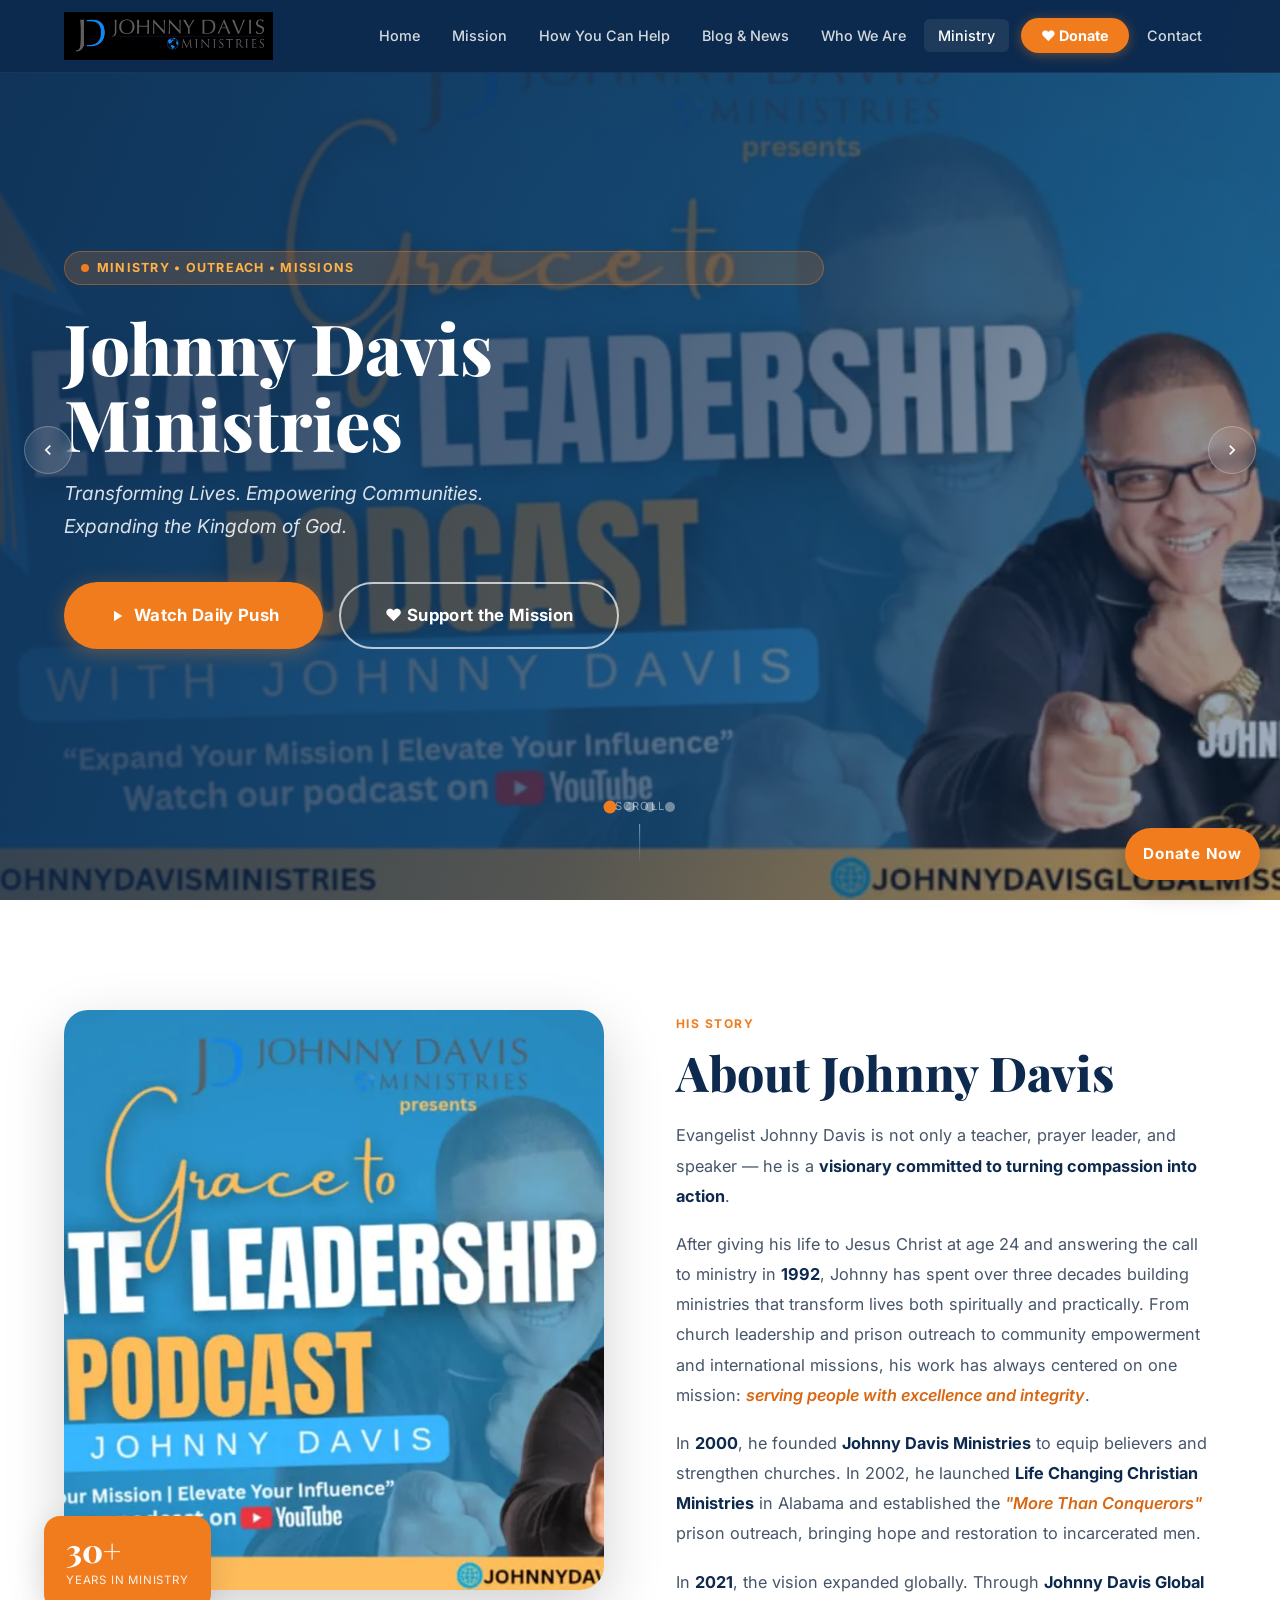
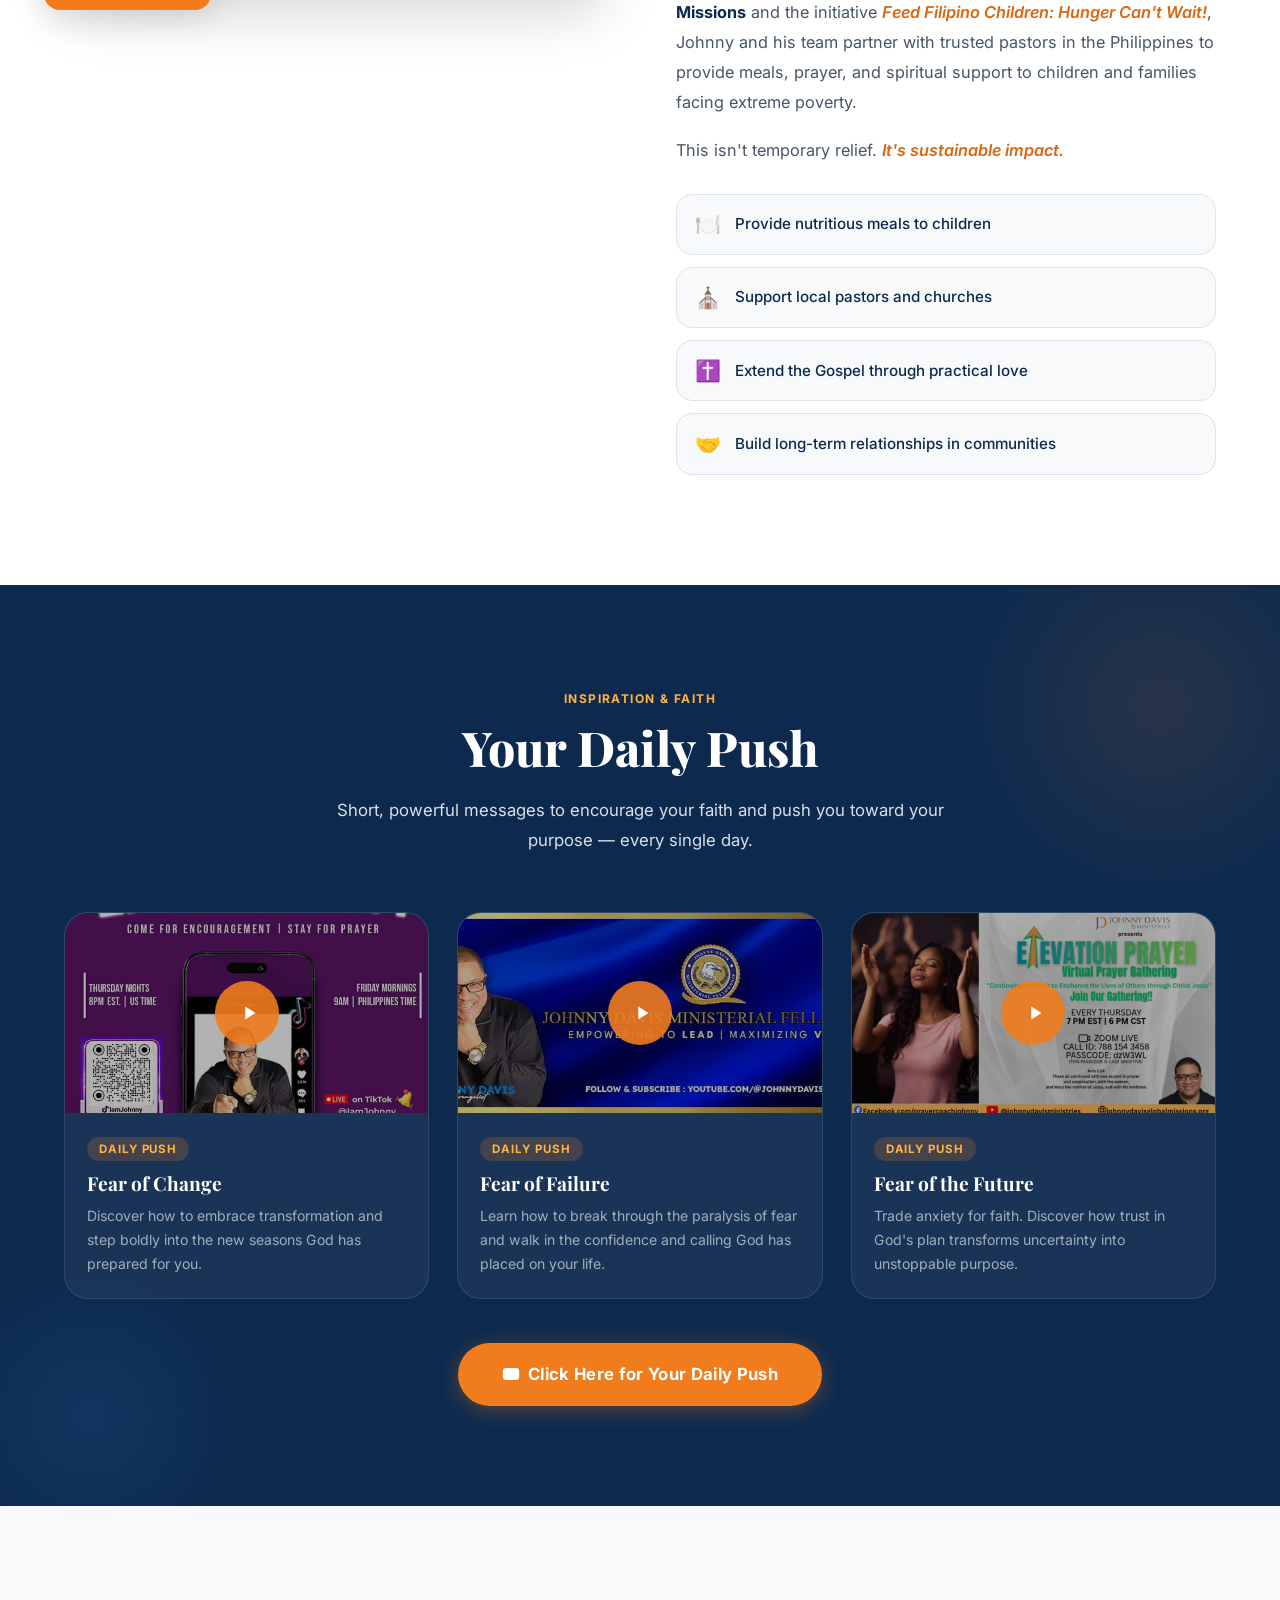
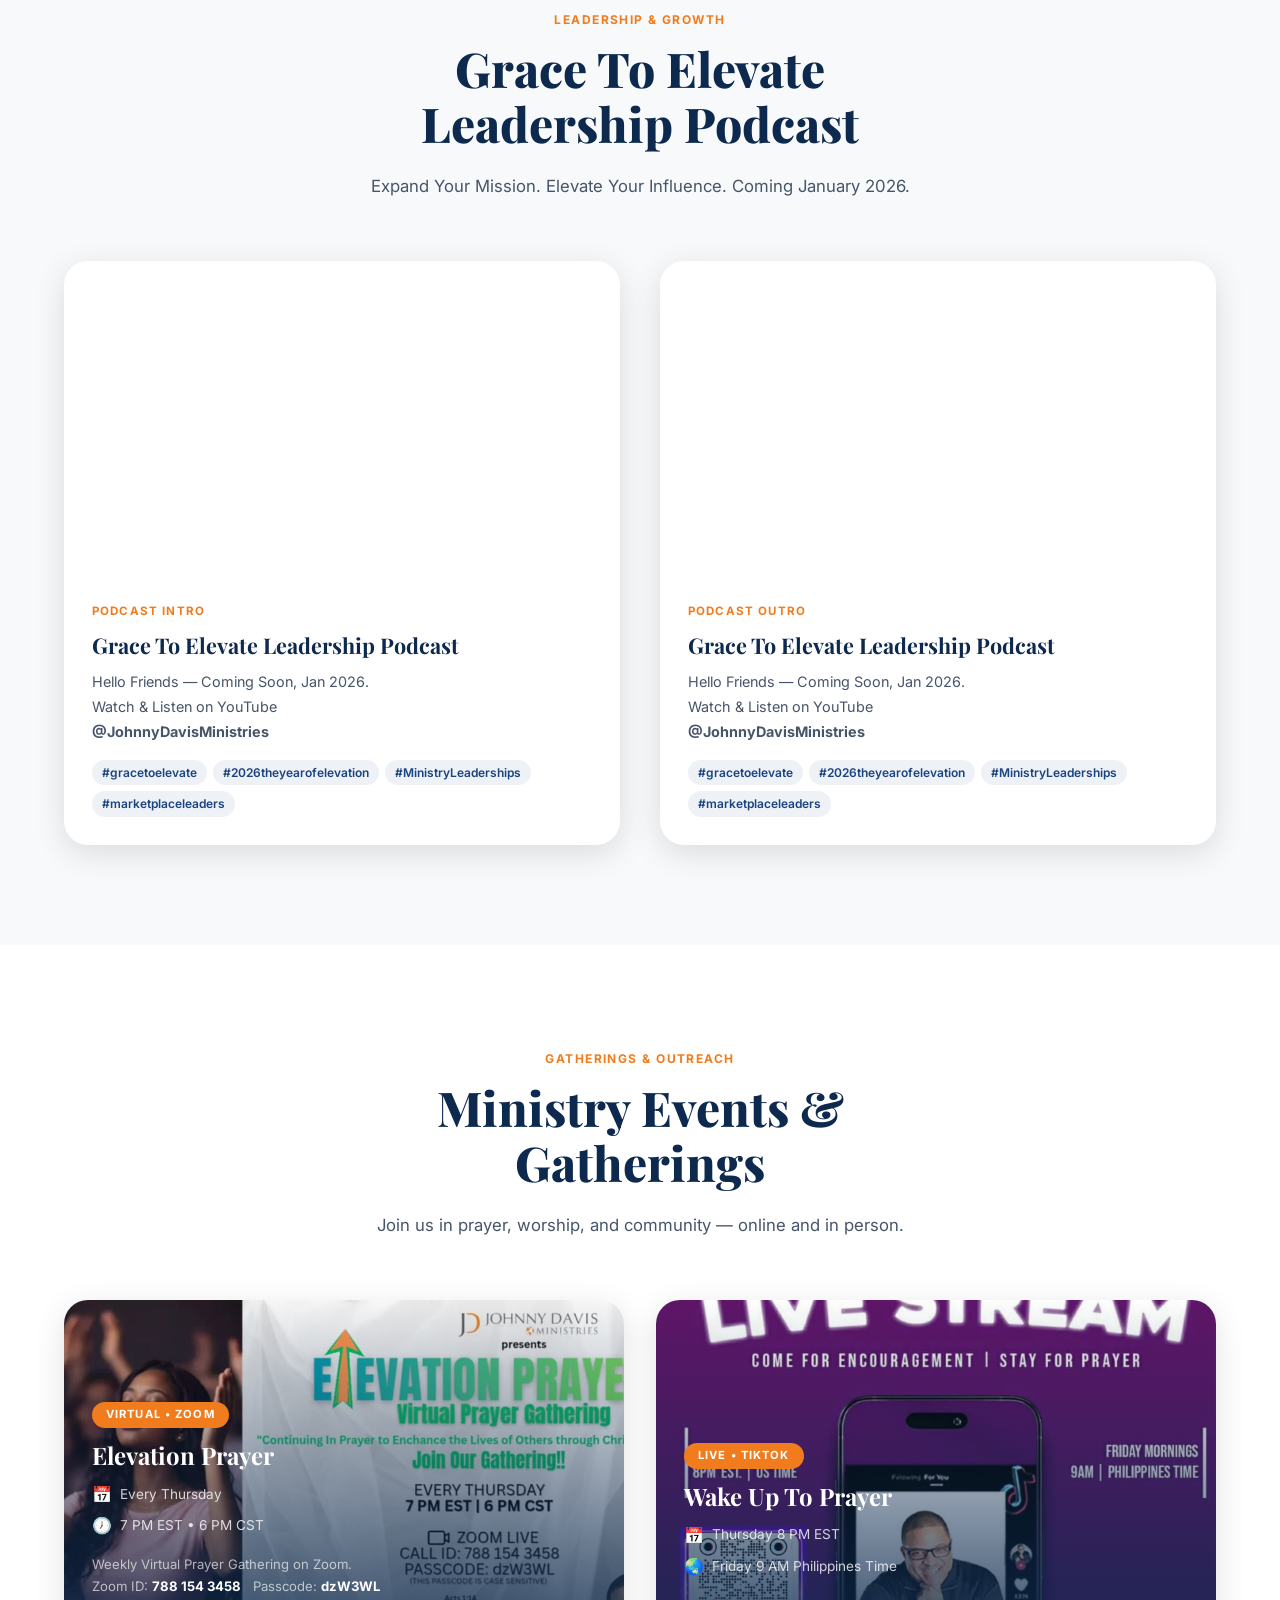
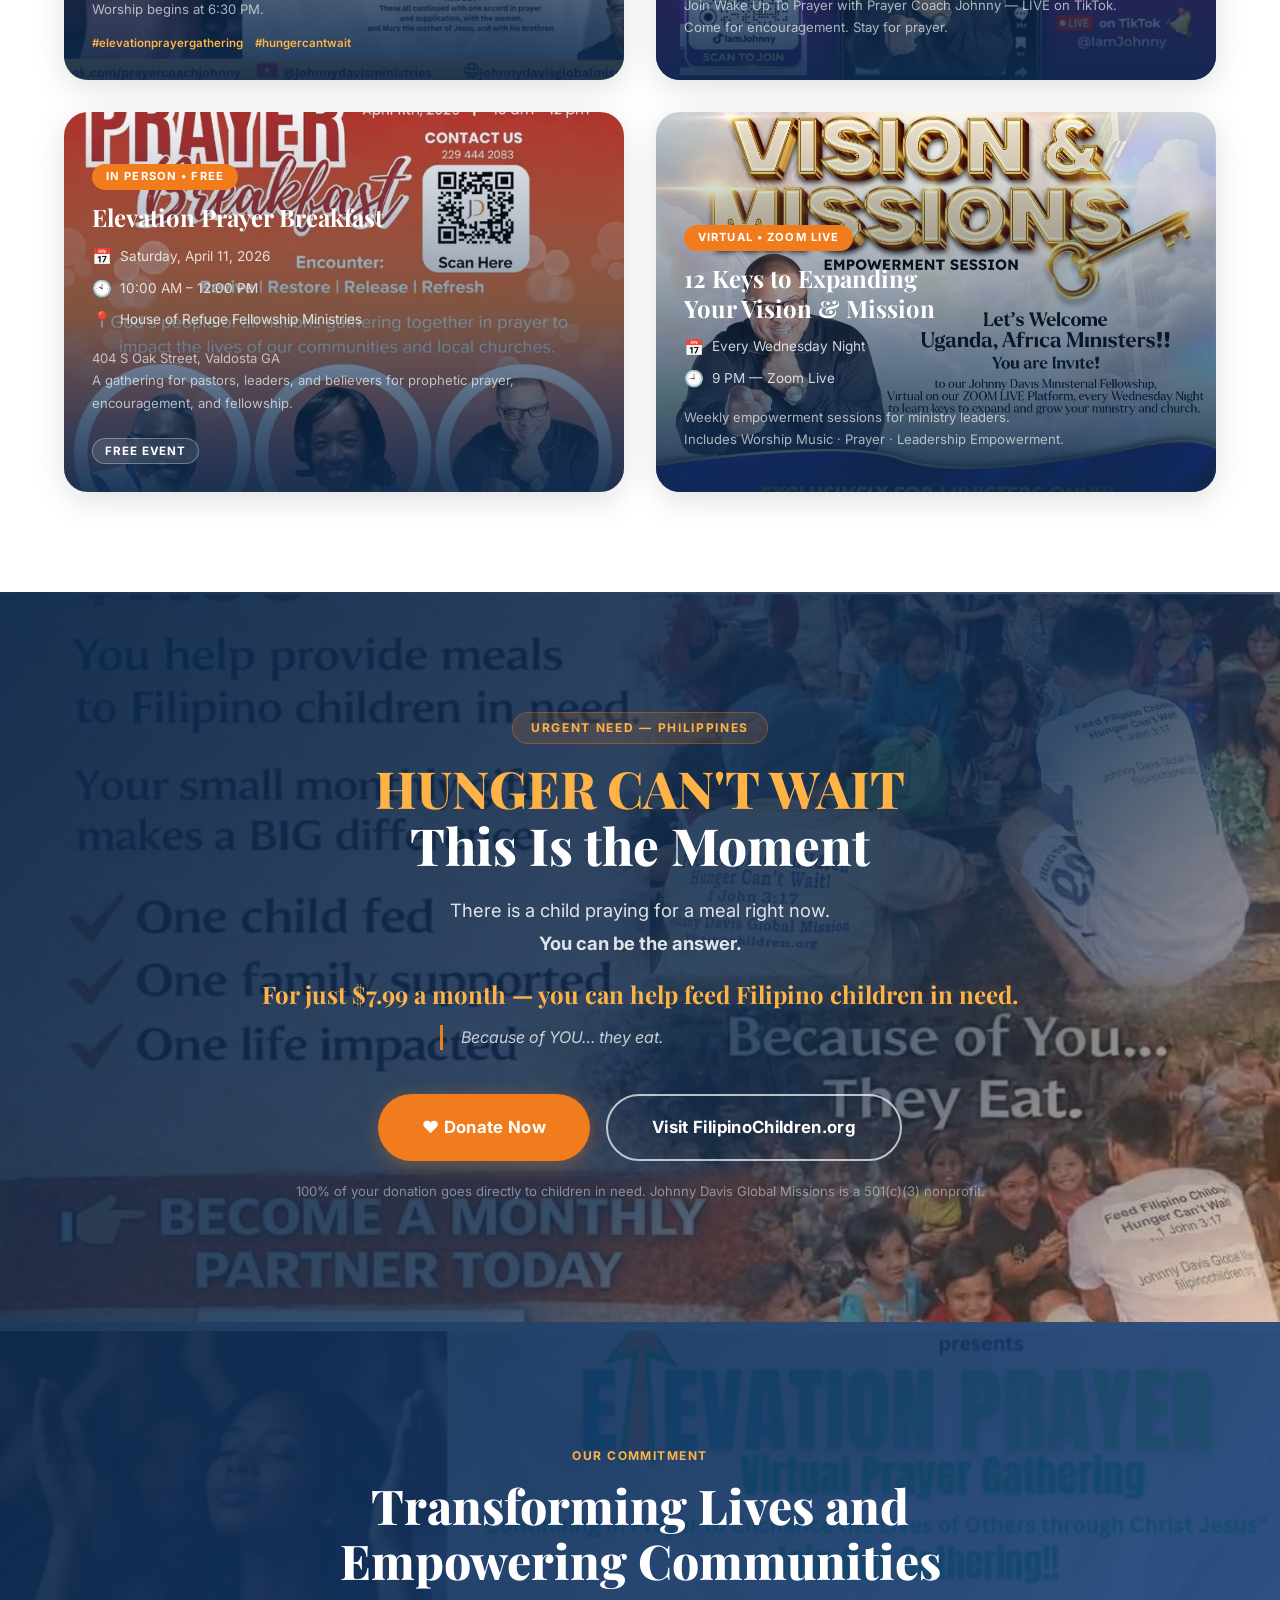
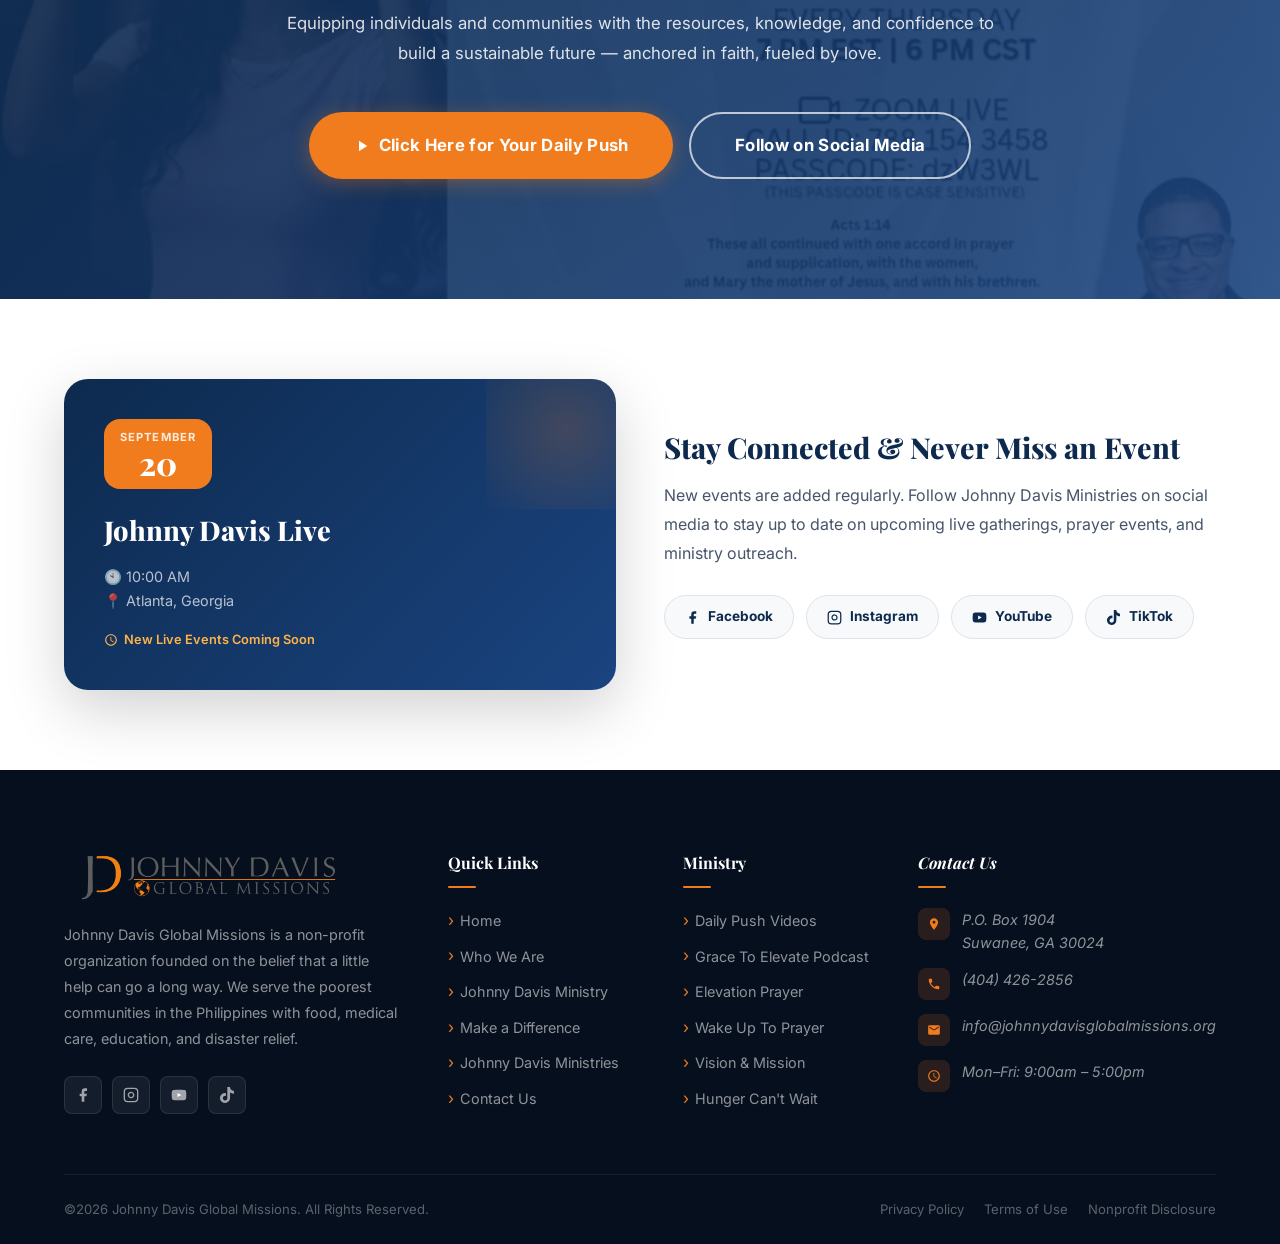
<file: johnny-davis-ministry.html>
﻿<!DOCTYPE html>
<html lang="en">
<head>
  <meta charset="UTF-8" />
  <meta name="viewport" content="width=device-width, initial-scale=1.0" />
  <meta name="description" content="Johnny Davis Ministries — Transforming Lives, Empowering Communities, Expanding the Kingdom of God. Explore the ministry, Daily Push videos, podcast, and upcoming events." />
  <title>Johnny Davis Ministries — Transforming Lives</title>

  <link rel="preconnect" href="https://fonts.googleapis.com" />
  <link rel="preconnect" href="https://fonts.gstatic.com" crossorigin />
  <link href="https://fonts.googleapis.com/css2?family=Playfair+Display:ital,wght@0,700;0,800;1,700&family=Inter:wght@300;400;500;600;700&display=swap" rel="stylesheet" />

  <link rel="stylesheet" href="style/for_ministry.css" />
</head>
<body>

<!-- ============================================================
     NAVIGATION
============================================================ -->
<header id="navbar" role="banner">
  <div class="container">
    <nav class="nav-inner" aria-label="Main navigation">
      <a href="index.html" class="nav-logo" aria-label="Johnny Davis Global Missions Home">
        <img src="images/ministry-logo.jpeg" alt="Johnny Davis Global Missions Logo" />
      </a>

      <ul class="nav-links" role="list">
        <li><a href="index.html">Home</a></li>
        <li><a href="index.html#mission">Mission</a></li>
        <li><a href="index.html#help">How You Can Help</a></li>
        <li><a href="news.html">Blog &amp; News</a></li>
        <li><a href="who-we-are.html">Who We Are</a></li>
        <li><a href="johnny-davis-ministry.html" class="active">Ministry</a></li>
        <li><a href="donationpage.html" class="btn-nav-donate" aria-label="Donate">&#9829; Donate</a></li>
        <li><a href="contact.html">Contact</a></li>
      </ul>

      <button class="nav-toggle" id="navToggle" aria-label="Toggle mobile menu" aria-expanded="false">
        <span></span><span></span><span></span>
      </button>
    </nav>
  </div>

  <nav class="nav-mobile" id="navMobile" aria-label="Mobile navigation">
    <a href="index.html">Home</a>
    <a href="index.html#mission">Mission</a>
    <a href="index.html#help">How You Can Help</a>
    <a href="news.html">Blog &amp; News</a>
    <a href="who-we-are.html">Who We Are</a>
    <a href="johnny-davis-ministry.html">Ministry</a>
    <a href="contact.html">Contact</a>
    <a href="donationpage.html" class="btn-nav-donate">&#9829; Donate Now</a>
  </nav>
</header>

<a id="stickyDonate" class="btn btn-primary" href="donationpage.html" aria-label="Donate Now">Donate Now</a>


<!-- ============================================================
     HERO SLIDER
============================================================ -->
<section id="hero" aria-label="Johnny Davis Ministries Hero">

  <div class="slider-track" id="sliderTrack">

    <div class="slide active" id="slide-0">
      <div class="slide-bg" style="background-image:url('images/johnny-davis-ministry/hero-image1.webp')"></div>
      <div class="slide-overlay"></div>
    </div>

    <div class="slide" id="slide-1">
      <div class="slide-bg" style="background-image:url('images/johnny-davis-ministry/hero-image2.webp')"></div>
      <div class="slide-overlay"></div>
    </div>

    <div class="slide" id="slide-2">
      <div class="slide-bg" style="background-image:url('images/johnny-davis-ministry/hero-image3.webp')"></div>
      <div class="slide-overlay"></div>
    </div>

    <div class="slide" id="slide-3">
      <div class="slide-bg" style="background-image:url('images/johnny-davis-ministry/hero-image4.webp')"></div>
      <div class="slide-overlay"></div>
    </div>

  </div>

  <!-- Prev / Next -->
  <button class="slider-prev" id="sliderPrev" aria-label="Previous slide">
    <svg xmlns="http://www.w3.org/2000/svg" width="20" height="20" viewBox="0 0 24 24" fill="currentColor"><path d="M15.41 16.59L10.83 12l4.58-4.59L14 6l-6 6 6 6z"/></svg>
  </button>
  <button class="slider-next" id="sliderNext" aria-label="Next slide">
    <svg xmlns="http://www.w3.org/2000/svg" width="20" height="20" viewBox="0 0 24 24" fill="currentColor"><path d="M8.59 16.59L13.17 12 8.59 7.41 10 6l6 6-6 6z"/></svg>
  </button>

  <!-- Dots -->
  <div class="slider-dots" role="list" aria-label="Slide indicators">
    <button class="slider-dot active" data-index="0" aria-label="Slide 1"></button>
    <button class="slider-dot"        data-index="1" aria-label="Slide 2"></button>
    <button class="slider-dot"        data-index="2" aria-label="Slide 3"></button>
    <button class="slider-dot"        data-index="3" aria-label="Slide 4"></button>
  </div>

  <!-- Content -->
  <div class="container" style="height:100%; position:relative; z-index:3;">
    <div class="hero-content">
      <div class="hero-badge">Ministry &bull; Outreach &bull; Missions</div>

      <h1 class="hero-headline">Johnny Davis<br/>Ministries</h1>

      <p class="hero-sub">
        Transforming Lives. Empowering Communities.<br/>
        Expanding the Kingdom of God.
      </p>

      <div class="hero-ctas">
        <a href="#daily-push" class="btn btn-primary btn-lg">
          <svg xmlns="http://www.w3.org/2000/svg" width="18" height="18" viewBox="0 0 24 24" fill="currentColor" aria-hidden="true"><path d="M8 5v14l11-7z"/></svg>
          Watch Daily Push
        </a>
        <a href="donationpage.html" class="btn btn-outline btn-lg">
          &#9829; Support the Mission
        </a>
      </div>
    </div>
  </div>

  <div class="hero-scroll" onclick="document.getElementById('about').scrollIntoView({behavior:'smooth'})" aria-label="Scroll down">
    <span>Scroll</span>
    <div class="hero-scroll-line"></div>
  </div>

</section>


<!-- ============================================================
     ABOUT SECTION
============================================================ -->
<section id="about" aria-labelledby="about-title">
  <div class="container">
    <div class="about-grid">

      <!-- Image -->
      <div class="about-img-wrap reveal-left">
        <img
          src="images/johnny-davis-ministry/hero-image1.webp"
          alt="Evangelist Johnny Davis"
          loading="lazy"
        />
        <div class="about-accent">
          <strong>30+</strong>
          <span>Years in Ministry</span>
        </div>
      </div>

      <!-- Text -->
      <div class="reveal-right">
        <span class="section-label">His Story</span>
        <h2 class="section-title" id="about-title">About Johnny Davis</h2>

        <p class="about-para">
          Evangelist Johnny Davis is not only a teacher, prayer leader, and speaker — he is a
          <span class="kw">visionary committed to turning compassion into action</span>.
        </p>
        <p class="about-para">
          After giving his life to Jesus Christ at age 24 and answering the call to ministry in
          <span class="kw">1992</span>, Johnny has spent over three decades building ministries
          that transform lives both spiritually and practically. From church leadership and prison
          outreach to community empowerment and international missions, his work has always centered
          on one mission: <span class="em">serving people with excellence and integrity</span>.
        </p>
        <p class="about-para">
          In <span class="kw">2000</span>, he founded <span class="kw">Johnny Davis Ministries</span>
          to equip believers and strengthen churches. In 2002, he launched
          <span class="kw">Life Changing Christian Ministries</span> in Alabama and established the
          <span class="em">"More Than Conquerors"</span> prison outreach, bringing hope and
          restoration to incarcerated men.
        </p>
        <p class="about-para">
          In <span class="kw">2021</span>, the vision expanded globally. Through
          <span class="kw">Johnny Davis Global Missions</span> and the initiative
          <span class="em">Feed Filipino Children: Hunger Can't Wait!</span>, Johnny and his team
          partner with trusted pastors in the Philippines to provide meals, prayer, and spiritual
          support to children and families facing extreme poverty.
        </p>
        <p class="about-para">
          This isn't temporary relief. <span class="em">It's sustainable impact.</span>
        </p>

        <div class="mission-points" role="list" aria-label="Mission points">
          <div class="mp-item" role="listitem">
            <span class="mp-icon" aria-hidden="true">🍽️</span>
            Provide nutritious meals to children
          </div>
          <div class="mp-item" role="listitem">
            <span class="mp-icon" aria-hidden="true">⛪</span>
            Support local pastors and churches
          </div>
          <div class="mp-item" role="listitem">
            <span class="mp-icon" aria-hidden="true">✝️</span>
            Extend the Gospel through practical love
          </div>
          <div class="mp-item" role="listitem">
            <span class="mp-icon" aria-hidden="true">🤝</span>
            Build long-term relationships in communities
          </div>
        </div>
      </div>

    </div>
  </div>
</section>


<!-- ============================================================
     DAILY PUSH VIDEOS
============================================================ -->
<section id="daily-push" aria-labelledby="dp-title">
  <div class="container">

    <header class="dp-header reveal">
      <span class="section-label">Inspiration &amp; Faith</span>
      <h2 class="section-title" id="dp-title">Your Daily Push</h2>
      <p class="body-text white">
        Short, powerful messages to encourage your faith and push you toward your purpose — every single day.
      </p>
    </header>

    <div class="dp-grid">

      <!-- Card 1 -->
      <article class="dp-card reveal" style="transition-delay:.05s"
               onclick="openVideoModal('fearOfChange')"
               aria-label="Watch Fear of Change — Daily Push">
        <div class="dp-thumb">
          <img src="images/johnny-davis-ministry/hero-image3.webp" alt="Fear of Change video" loading="lazy" />
          <div class="dp-play">
            <div class="dp-play-btn">
              <svg xmlns="http://www.w3.org/2000/svg" width="22" height="22" viewBox="0 0 24 24" fill="white"><path d="M8 5v14l11-7z"/></svg>
            </div>
          </div>
        </div>
        <div class="dp-body">
          <span class="dp-tag">Daily Push</span>
          <h3 class="dp-title">Fear of Change</h3>
          <p class="dp-desc">Discover how to embrace transformation and step boldly into the new seasons God has prepared for you.</p>
        </div>
      </article>

      <!-- Card 2 -->
      <article class="dp-card reveal" style="transition-delay:.15s"
               onclick="openVideoModal('fearOfFailure')"
               aria-label="Watch Fear of Failure — Daily Push">
        <div class="dp-thumb">
          <img src="images/johnny-davis-ministry/hero-image4.webp" alt="Fear of Failure video" loading="lazy" />
          <div class="dp-play">
            <div class="dp-play-btn">
              <svg xmlns="http://www.w3.org/2000/svg" width="22" height="22" viewBox="0 0 24 24" fill="white"><path d="M8 5v14l11-7z"/></svg>
            </div>
          </div>
        </div>
        <div class="dp-body">
          <span class="dp-tag">Daily Push</span>
          <h3 class="dp-title">Fear of Failure</h3>
          <p class="dp-desc">Learn how to break through the paralysis of fear and walk in the confidence and calling God has placed on your life.</p>
        </div>
      </article>

      <!-- Card 3 -->
      <article class="dp-card reveal" style="transition-delay:.25s"
               onclick="openVideoModal('fearOfFuture')"
               aria-label="Watch Fear of the Future — Daily Push">
        <div class="dp-thumb">
          <img src="images/johnny-davis-ministry/hero-image2.webp" alt="Fear of the Future video" loading="lazy" />
          <div class="dp-play">
            <div class="dp-play-btn">
              <svg xmlns="http://www.w3.org/2000/svg" width="22" height="22" viewBox="0 0 24 24" fill="white"><path d="M8 5v14l11-7z"/></svg>
            </div>
          </div>
        </div>
        <div class="dp-body">
          <span class="dp-tag">Daily Push</span>
          <h3 class="dp-title">Fear of the Future</h3>
          <p class="dp-desc">Trade anxiety for faith. Discover how trust in God's plan transforms uncertainty into unstoppable purpose.</p>
        </div>
      </article>

    </div>

    <div class="dp-footer reveal">
      <a href="https://www.youtube.com/@johnnydavisministries" target="_blank" rel="noopener noreferrer"
         class="btn btn-primary btn-lg glow-cta">
        <svg xmlns="http://www.w3.org/2000/svg" width="18" height="18" viewBox="0 0 24 24" fill="currentColor" aria-hidden="true"><path d="M22.54 6.42a2.78 2.78 0 0 0-1.95-1.96C18.88 4 12 4 12 4s-6.88 0-8.59.46a2.78 2.78 0 0 0-1.95 1.96A29 29 0 0 0 1 12a29 29 0 0 0 .46 5.58A2.78 2.78 0 0 0 3.41 19.6C5.12 20 12 20 12 20s6.88 0 8.59-.46a2.78 2.78 0 0 0 1.95-1.95A29 29 0 0 0 23 12a29 29 0 0 0-.46-5.58z"/><polygon points="9.75 15.02 15.5 12 9.75 8.98 9.75 15.02" fill="white"/></svg>
        Click Here for Your Daily Push
      </a>
    </div>

  </div>
</section>


<!-- ============================================================
     PODCAST
============================================================ -->
<section id="podcast" aria-labelledby="podcast-title">
  <div class="container">

    <header class="podcast-header reveal">
      <span class="section-label">Leadership &amp; Growth</span>
      <h2 class="section-title" id="podcast-title">Grace To Elevate<br/>Leadership Podcast</h2>
      <p class="body-text">
        Expand Your Mission. Elevate Your Influence. Coming January 2026.
      </p>
    </header>

    <div class="podcast-grid">

      <!-- Intro -->
      <article class="podcast-card reveal reveal-left" style="transition-delay:.05s">
        <div class="podcast-video-wrap">
          <iframe
            src="https://www.youtube.com/embed/ODHNGHsRXfQ"
            title="Grace To Elevate Leadership Podcast — Intro"
            allow="accelerometer; autoplay; clipboard-write; encrypted-media; gyroscope; picture-in-picture"
            referrerpolicy="strict-origin-when-cross-origin"
            allowfullscreen
            loading="lazy">
          </iframe>
        </div>
        <div class="podcast-body">
          <p class="podcast-eyebrow">Podcast Intro</p>
          <h3 class="podcast-title">Grace To Elevate Leadership Podcast</h3>
          <p class="podcast-desc">
            Hello Friends — Coming Soon, Jan 2026.<br/>
            Watch &amp; Listen on YouTube<br/>
            <strong>@JohnnyDavisMinistries</strong>
          </p>
          <div class="podcast-tags">
            <span class="podcast-tag">#gracetoelevate</span>
            <span class="podcast-tag">#2026theyearofelevation</span>
            <span class="podcast-tag">#MinistryLeaderships</span>
            <span class="podcast-tag">#marketplaceleaders</span>
          </div>
        </div>
      </article>

      <!-- Outro -->
      <article class="podcast-card reveal reveal-right" style="transition-delay:.15s">
        <div class="podcast-video-wrap">
          <iframe
            src="https://www.youtube.com/embed/-r_W_aG8cuY"
            title="Grace To Elevate Leadership Podcast — Outro"
            allow="accelerometer; autoplay; clipboard-write; encrypted-media; gyroscope; picture-in-picture"
            referrerpolicy="strict-origin-when-cross-origin"
            allowfullscreen
            loading="lazy">
          </iframe>
        </div>
        <div class="podcast-body">
          <p class="podcast-eyebrow">Podcast Outro</p>
          <h3 class="podcast-title">Grace To Elevate Leadership Podcast</h3>
          <p class="podcast-desc">
            Hello Friends — Coming Soon, Jan 2026.<br/>
            Watch &amp; Listen on YouTube<br/>
            <strong>@JohnnyDavisMinistries</strong>
          </p>
          <div class="podcast-tags">
            <span class="podcast-tag">#gracetoelevate</span>
            <span class="podcast-tag">#2026theyearofelevation</span>
            <span class="podcast-tag">#MinistryLeaderships</span>
            <span class="podcast-tag">#marketplaceleaders</span>
          </div>
        </div>
      </article>

    </div>
  </div>
</section>


<!-- ============================================================
     EVENTS
============================================================ -->
<section id="events" aria-labelledby="events-title">
  <div class="container">

    <header class="events-header reveal">
      <span class="section-label">Gatherings &amp; Outreach</span>
      <h2 class="section-title" id="events-title">Ministry Events &amp; Gatherings</h2>
      <p class="body-text">
        Join us in prayer, worship, and community — online and in person.
      </p>
    </header>

    <div class="events-grid">

      <!-- Elevation Prayer -->
      <article class="event-card reveal" style="transition-delay:.05s" aria-label="Elevation Prayer — Virtual Prayer Gathering">
        <div class="event-bg" style="background-image:url('images/johnny-davis-ministry/elevation-prayer.webp')"></div>
        <div class="event-overlay"></div>
        <div class="event-body">
          <span class="event-type">Virtual &bull; Zoom</span>
          <h3 class="event-title">Elevation Prayer</h3>
          <div class="event-meta">
            <div class="event-meta-row">
              <span class="event-meta-icon">📅</span>
              Every Thursday
            </div>
            <div class="event-meta-row">
              <span class="event-meta-icon">🕖</span>
              7 PM EST &bull; 6 PM CST
            </div>
          </div>
          <p class="event-detail">
            Weekly Virtual Prayer Gathering on Zoom.<br/>
            Zoom ID: <strong style="color:#fff;">788 154 3458</strong> &nbsp; Passcode: <strong style="color:#fff;">dzW3WL</strong><br/>
            Worship begins at 6:30 PM.
          </p>
          <div class="event-tag-row">
            <span class="event-hashtag">#elevationprayergathering</span>
            <span class="event-hashtag">&nbsp; #hungercantwait</span>
          </div>
        </div>
      </article>

      <!-- Wake Up To Prayer -->
      <article class="event-card reveal" style="transition-delay:.15s" aria-label="Wake Up To Prayer — Live on TikTok">
        <div class="event-bg" style="background-image:url('images/johnny-davis-ministry/wake-up-to-prayer.webp')"></div>
        <div class="event-overlay"></div>
        <div class="event-body">
          <span class="event-type">Live &bull; TikTok</span>
          <h3 class="event-title">Wake Up To Prayer</h3>
          <div class="event-meta">
            <div class="event-meta-row">
              <span class="event-meta-icon">📅</span>
              Thursday 8 PM EST
            </div>
            <div class="event-meta-row">
              <span class="event-meta-icon">🌏</span>
              Friday 9 AM Philippines Time
            </div>
          </div>
          <p class="event-detail">
            Join Wake Up To Prayer with Prayer Coach Johnny — LIVE on TikTok.<br/>
            Come for encouragement. Stay for prayer.
          </p>
        </div>
      </article>

      <!-- Elevation Prayer Breakfast -->
      <article class="event-card reveal" style="transition-delay:.25s" aria-label="Elevation Prayer Breakfast">
        <div class="event-bg" style="background-image:url('images/johnny-davis-ministry/elevation-prayer-breakfast.webp')"></div>
        <div class="event-overlay"></div>
        <div class="event-body">
          <span class="event-type">In Person &bull; Free</span>
          <h3 class="event-title">Elevation Prayer Breakfast</h3>
          <div class="event-meta">
            <div class="event-meta-row">
              <span class="event-meta-icon">📅</span>
              Saturday, April 11, 2026
            </div>
            <div class="event-meta-row">
              <span class="event-meta-icon">🕙</span>
              10:00 AM – 12:00 PM
            </div>
            <div class="event-meta-row">
              <span class="event-meta-icon">📍</span>
              House of Refuge Fellowship Ministries
            </div>
          </div>
          <p class="event-detail">
            404 S Oak Street, Valdosta GA<br/>
            A gathering for pastors, leaders, and believers for prophetic prayer, encouragement, and fellowship.
          </p>
          <span class="event-free-badge">Free Event</span>
        </div>
      </article>

      <!-- Vision & Mission Empowerment (in events grid) -->
      <article class="event-card reveal" style="transition-delay:.35s" aria-label="12 Keys to Expanding Your Vision and Mission">
        <div class="event-bg" style="background-image:url('images/johnny-davis-ministry/vision-and-mision.webp')"></div>
        <div class="event-overlay"></div>
        <div class="event-body">
          <span class="event-type">Virtual &bull; Zoom Live</span>
          <h3 class="event-title">12 Keys to Expanding<br/>Your Vision &amp; Mission</h3>
          <div class="event-meta">
            <div class="event-meta-row">
              <span class="event-meta-icon">📅</span>
              Every Wednesday Night
            </div>
            <div class="event-meta-row">
              <span class="event-meta-icon">🕘</span>
              9 PM — Zoom Live
            </div>
          </div>
          <p class="event-detail">
            Weekly empowerment sessions for ministry leaders.<br/>
            Includes Worship Music · Prayer · Leadership Empowerment.
          </p>
        </div>
      </article>

    </div>
  </div>
</section>


<!-- ============================================================
     HUNGER CAN'T WAIT
============================================================ -->
<section id="hunger" aria-labelledby="hunger-title">
  <div class="hunger-bg" aria-hidden="true"></div>
  <div class="hunger-overlay" aria-hidden="true"></div>

  <div class="container">
    <div class="hunger-content reveal">
      <span class="hunger-eyebrow">Urgent Need — Philippines</span>
      <h2 class="hunger-headline" id="hunger-title">
        <span class="orange">HUNGER CAN'T WAIT</span><br/>This Is the Moment
      </h2>

      <p class="hunger-sub">
        There is a child praying for a meal right now.<br/>
        <strong>You can be the answer.</strong>
      </p>

      <p class="hunger-price">For just $7.99 a month — you can help feed Filipino children in need.</p>

      <p class="hunger-result">Because of YOU… they eat.</p>

      <div class="hunger-btns">
        <a href="donationpage.html" class="btn btn-primary btn-lg glow-cta">
          &#9829; Donate Now
        </a>
        <a href="https://filipinochildren.org" target="_blank" rel="noopener noreferrer" class="btn btn-outline btn-lg">
          Visit FilipinoChildren.org
        </a>
      </div>

      <p class="hunger-note">
        100% of your donation goes directly to children in need. Johnny Davis Global Missions is a 501(c)(3) nonprofit.
      </p>
    </div>
  </div>
</section>


<!-- ============================================================
     FINAL INSPIRATION
============================================================ -->
<section id="inspire" aria-labelledby="inspire-title">
  <div class="inspire-bg" aria-hidden="true"></div>
  <div class="inspire-overlay" aria-hidden="true"></div>

  <div class="container">
    <div class="inspire-content reveal">
      <span class="section-label" style="color:var(--orange-light);">Our Commitment</span>
      <h2 class="section-title white" id="inspire-title">
        Transforming Lives and<br/>Empowering Communities
      </h2>
      <p class="body-text white" style="margin-bottom:44px;">
        Equipping individuals and communities with the resources, knowledge, and confidence
        to build a sustainable future — anchored in faith, fueled by love.
      </p>

      <div style="display:flex;flex-wrap:wrap;gap:16px;justify-content:center;">
        <a href="https://www.youtube.com/@johnnydavisministries" target="_blank" rel="noopener noreferrer"
           class="btn btn-primary btn-lg">
          <svg xmlns="http://www.w3.org/2000/svg" width="18" height="18" viewBox="0 0 24 24" fill="currentColor" aria-hidden="true"><path d="M8 5v14l11-7z"/></svg>
          Click Here for Your Daily Push
        </a>
        <a href="https://www.facebook.com/GlobalMissions55" target="_blank" rel="noopener noreferrer"
           class="btn btn-outline btn-lg">
          Follow on Social Media
        </a>
      </div>
    </div>
  </div>
</section>


<!-- ============================================================
     UPCOMING EVENTS
============================================================ -->
<section id="upcoming" aria-labelledby="upcoming-title">
  <div class="container">
    <div class="upcoming-inner">

      <div class="upcoming-card reveal-left">
        <div class="upcoming-date-badge">
          <span class="month">September</span>
          <span class="day">20</span>
        </div>
        <h3 class="upcoming-title">Johnny Davis Live</h3>
        <div class="upcoming-meta">
          <div>🕙 10:00 AM</div>
          <div>📍 Atlanta, Georgia</div>
        </div>
        <p class="upcoming-soon">
          <svg xmlns="http://www.w3.org/2000/svg" width="14" height="14" viewBox="0 0 24 24" fill="currentColor"><path d="M12 2C6.48 2 2 6.48 2 12s4.48 10 10 10 10-4.48 10-10S17.52 2 12 2zm0 18c-4.42 0-8-3.58-8-8s3.58-8 8-8 8 3.58 8 8-3.58 8-8 8zm.5-13H11v6l5.25 3.15.75-1.23-4.5-2.67V7z"/></svg>
          New Live Events Coming Soon
        </p>
      </div>

      <div class="upcoming-cta reveal-right">
        <h3 id="upcoming-title">Stay Connected &amp; Never Miss an Event</h3>
        <p>
          New events are added regularly. Follow Johnny Davis Ministries on social media
          to stay up to date on upcoming live gatherings, prayer events, and ministry outreach.
        </p>
        <div class="social-row">
          <a href="https://www.facebook.com/GlobalMissions55" target="_blank" rel="noopener noreferrer" class="social-btn">
            <svg xmlns="http://www.w3.org/2000/svg" width="15" height="15" viewBox="0 0 24 24" fill="currentColor"><path d="M18 2h-3a5 5 0 0 0-5 5v3H7v4h3v8h4v-8h3l1-4h-4V7a1 1 0 0 1 1-1h3z"/></svg>
            Facebook
          </a>
          <a href="https://www.instagram.com/globalmissions50/" target="_blank" rel="noopener noreferrer" class="social-btn">
            <svg xmlns="http://www.w3.org/2000/svg" width="15" height="15" viewBox="0 0 24 24" fill="none" stroke="currentColor" stroke-width="2"><rect x="2" y="2" width="20" height="20" rx="5" ry="5"/><path d="M16 11.37A4 4 0 1 1 12.63 8 4 4 0 0 1 16 11.37z"/><line x1="17.5" y1="6.5" x2="17.51" y2="6.5"/></svg>
            Instagram
          </a>
          <a href="https://www.youtube.com/@johnnydavisministries" target="_blank" rel="noopener noreferrer" class="social-btn">
            <svg xmlns="http://www.w3.org/2000/svg" width="15" height="15" viewBox="0 0 24 24" fill="currentColor"><path d="M22.54 6.42a2.78 2.78 0 0 0-1.95-1.96C18.88 4 12 4 12 4s-6.88 0-8.59.46a2.78 2.78 0 0 0-1.95 1.96A29 29 0 0 0 1 12a29 29 0 0 0 .46 5.58A2.78 2.78 0 0 0 3.41 19.6C5.12 20 12 20 12 20s6.88 0 8.59-.46a2.78 2.78 0 0 0 1.95-1.95A29 29 0 0 0 23 12a29 29 0 0 0-.46-5.58z"/><polygon points="9.75 15.02 15.5 12 9.75 8.98 9.75 15.02" fill="white"/></svg>
            YouTube
          </a>
          <a href="https://www.tiktok.com/@johnnydavisministries" target="_blank" rel="noopener noreferrer" class="social-btn">
            <svg xmlns="http://www.w3.org/2000/svg" width="15" height="15" viewBox="0 0 24 24" fill="currentColor"><path d="M12.525.02c1.31-.02 2.61-.01 3.91-.02.08 1.53.63 3.09 1.75 4.17 1.12 1.11 2.7 1.62 4.24 1.79v4.03c-1.44-.05-2.89-.35-4.2-.97-.57-.26-1.1-.59-1.62-.93-.01 2.92.01 5.84-.02 8.75-.08 1.4-.54 2.79-1.35 3.94-1.31 1.92-3.58 3.17-5.91 3.21-1.43.08-2.86-.31-4.08-1.03-2.02-1.19-3.44-3.37-3.65-5.71-.02-.5-.03-1-.01-1.49.18-1.9 1.12-3.72 2.58-4.96 1.66-1.44 3.98-2.13 6.15-1.72.02 1.48-.04 2.96-.04 4.44-.99-.32-2.15-.23-3.02.37-.63.41-1.11 1.04-1.36 1.75-.21.51-.15 1.07-.14 1.61.24 1.64 1.82 3.02 3.5 2.87 1.12-.01 2.19-.66 2.77-1.61.19-.33.4-.67.41-1.06.1-1.79.06-3.57.07-5.36.01-4.03-.01-8.05.02-12.07z"/></svg>
            TikTok
          </a>
        </div>
      </div>

    </div>
  </div>
</section>


<!-- ============================================================
     VIDEO MODAL (Daily Push)
============================================================ -->
<div class="modal-overlay" id="videoModal" role="dialog" aria-modal="true" aria-label="Daily Push Video">
  <div class="modal-box">
    <button class="modal-close" id="modalClose" aria-label="Close video">&times;</button>
    <div class="modal-placeholder" id="modalPlaceholder">
      <h3>Your Daily Push</h3>
      <p>This video will be available soon on the YouTube channel @JohnnyDavisMinistries.</p>
      <a href="https://www.youtube.com/@johnnydavisministries" target="_blank" rel="noopener noreferrer"
         class="btn btn-primary" style="margin-top:20px;">
        Watch on YouTube
      </a>
    </div>
  </div>
</div>


<!-- ============================================================
     FOOTER
============================================================ -->
<footer id="footer" role="contentinfo">
  <div class="container">
    <div class="footer-grid">

      <div class="footer-brand">
        <img src="images/logo.webp" alt="Johnny Davis Global Missions Logo" />
        <p>
          Johnny Davis Global Missions is a non-profit organization founded on the belief that
          a little help can go a long way. We serve the poorest communities in the Philippines
          with food, medical care, education, and disaster relief.
        </p>
        <div class="footer-socials" aria-label="Social media links">
          <a href="https://www.facebook.com/GlobalMissions55" class="social-icon" aria-label="Facebook" target="_blank" rel="noopener noreferrer">
            <svg xmlns="http://www.w3.org/2000/svg" width="16" height="16" viewBox="0 0 24 24" fill="currentColor"><path d="M18 2h-3a5 5 0 0 0-5 5v3H7v4h3v8h4v-8h3l1-4h-4V7a1 1 0 0 1 1-1h3z"/></svg>
          </a>
          <a href="https://www.instagram.com/globalmissions50/" class="social-icon" aria-label="Instagram" target="_blank" rel="noopener noreferrer">
            <svg xmlns="http://www.w3.org/2000/svg" width="16" height="16" viewBox="0 0 24 24" fill="none" stroke="currentColor" stroke-width="2"><rect x="2" y="2" width="20" height="20" rx="5" ry="5"/><path d="M16 11.37A4 4 0 1 1 12.63 8 4 4 0 0 1 16 11.37z"/><line x1="17.5" y1="6.5" x2="17.51" y2="6.5"/></svg>
          </a>
          <a href="https://www.youtube.com/@johnnydavisministries" class="social-icon" aria-label="YouTube" target="_blank" rel="noopener noreferrer">
            <svg xmlns="http://www.w3.org/2000/svg" width="16" height="16" viewBox="0 0 24 24" fill="currentColor"><path d="M22.54 6.42a2.78 2.78 0 0 0-1.95-1.96C18.88 4 12 4 12 4s-6.88 0-8.59.46a2.78 2.78 0 0 0-1.95 1.96A29 29 0 0 0 1 12a29 29 0 0 0 .46 5.58A2.78 2.78 0 0 0 3.41 19.6C5.12 20 12 20 12 20s6.88 0 8.59-.46a2.78 2.78 0 0 0 1.95-1.95A29 29 0 0 0 23 12a29 29 0 0 0-.46-5.58z"/><polygon points="9.75 15.02 15.5 12 9.75 8.98 9.75 15.02" fill="white"/></svg>
          </a>
          <a href="https://www.tiktok.com/@johnnydavisministries" class="social-icon" aria-label="TikTok" target="_blank" rel="noopener noreferrer">
            <svg xmlns="http://www.w3.org/2000/svg" width="16" height="16" viewBox="0 0 24 24" fill="currentColor"><path d="M12.525.02c1.31-.02 2.61-.01 3.91-.02.08 1.53.63 3.09 1.75 4.17 1.12 1.11 2.7 1.62 4.24 1.79v4.03c-1.44-.05-2.89-.35-4.2-.97-.57-.26-1.1-.59-1.62-.93-.01 2.92.01 5.84-.02 8.75-.08 1.4-.54 2.79-1.35 3.94-1.31 1.92-3.58 3.17-5.91 3.21-1.43.08-2.86-.31-4.08-1.03-2.02-1.19-3.44-3.37-3.65-5.71-.02-.5-.03-1-.01-1.49.18-1.9 1.12-3.72 2.58-4.96 1.66-1.44 3.98-2.13 6.15-1.72.02 1.48-.04 2.96-.04 4.44-.99-.32-2.15-.23-3.02.37-.63.41-1.11 1.04-1.36 1.75-.21.51-.15 1.07-.14 1.61.24 1.64 1.82 3.02 3.5 2.87 1.12-.01 2.19-.66 2.77-1.61.19-.33.4-.67.41-1.06.1-1.79.06-3.57.07-5.36.01-4.03-.01-8.05.02-12.07z"/></svg>
          </a>
        </div>
      </div>

      <nav aria-label="Footer navigation">
        <h3 class="footer-heading">Quick Links</h3>
        <ul class="footer-links" role="list">
          <li><a href="index.html">Home</a></li>
          <li><a href="who-we-are.html">Who We Are</a></li>
          <li><a href="johnny-davis-ministry.html">Johnny Davis Ministry</a></li>
          <li><a href="donationpage.html">Make a Difference</a></li>
          <li><a href="https://johnnydavisministries.org" target="_blank" rel="noopener noreferrer">Johnny Davis Ministries</a></li>
          <li><a href="contact.html">Contact Us</a></li>
        </ul>
      </nav>

      <nav aria-label="Programs navigation">
        <h3 class="footer-heading">Ministry</h3>
        <ul class="footer-links" role="list">
          <li><a href="#daily-push">Daily Push Videos</a></li>
          <li><a href="#podcast">Grace To Elevate Podcast</a></li>
          <li><a href="#events">Elevation Prayer</a></li>
          <li><a href="#events">Wake Up To Prayer</a></li>
          <li><a href="#vision">Vision &amp; Mission</a></li>
          <li><a href="#hunger">Hunger Can't Wait</a></li>
        </ul>
      </nav>

      <address>
        <h3 class="footer-heading">Contact Us</h3>
        <div class="footer-contact">
          <div class="contact-row">
            <div class="contact-icon">
              <svg xmlns="http://www.w3.org/2000/svg" width="14" height="14" viewBox="0 0 24 24" fill="currentColor"><path d="M12 2C8.13 2 5 5.13 5 9c0 5.25 7 13 7 13s7-7.75 7-13c0-3.87-3.13-7-7-7zm0 9.5a2.5 2.5 0 0 1 0-5 2.5 2.5 0 0 1 0 5z"/></svg>
            </div>
            <span>P.O. Box 1904<br/>Suwanee, GA 30024</span>
          </div>
          <div class="contact-row">
            <div class="contact-icon">
              <svg xmlns="http://www.w3.org/2000/svg" width="14" height="14" viewBox="0 0 24 24" fill="currentColor"><path d="M6.62 10.79c1.44 2.83 3.76 5.14 6.59 6.59l2.2-2.2c.27-.27.67-.36 1.02-.24 1.12.37 2.33.57 3.57.57.55 0 1 .45 1 1V20c0 .55-.45 1-1 1-9.39 0-17-7.61-17-17 0-.55.45-1 1-1h3.5c.55 0 1 .45 1 1 0 1.25.2 2.45.57 3.57.11.35.03.74-.25 1.02l-2.2 2.2z"/></svg>
            </div>
            <a href="tel:+14044262856">(404) 426-2856</a>
          </div>
          <div class="contact-row">
            <div class="contact-icon">
              <svg xmlns="http://www.w3.org/2000/svg" width="14" height="14" viewBox="0 0 24 24" fill="currentColor"><path d="M20 4H4c-1.1 0-1.99.9-1.99 2L2 18c0 1.1.9 2 2 2h16c1.1 0 2-.9 2-2V6c0-1.1-.9-2-2-2zm0 4l-8 5-8-5V6l8 5 8-5v2z"/></svg>
            </div>
            <a href="mailto:info@johnnydavisglobalmissions.org">info@johnnydavisglobalmissions.org</a>
          </div>
          <div class="contact-row">
            <div class="contact-icon">
              <svg xmlns="http://www.w3.org/2000/svg" width="14" height="14" viewBox="0 0 24 24" fill="currentColor"><path d="M11.99 2C6.47 2 2 6.48 2 12s4.47 10 9.99 10C17.52 22 22 17.52 22 12S17.52 2 11.99 2zM12 20c-4.42 0-8-3.58-8-8s3.58-8 8-8 8 3.58 8 8-3.58 8-8 8zm.5-13H11v6l5.25 3.15.75-1.23-4.5-2.67V7z"/></svg>
            </div>
            <span>Mon–Fri: 9:00am – 5:00pm</span>
          </div>
        </div>
      </address>

    </div>

    <div class="footer-bottom">
      <p class="footer-copy">&copy;2026 Johnny Davis Global Missions. All Rights Reserved.</p>
      <nav class="footer-legal" aria-label="Legal navigation">
        <a href="#">Privacy Policy</a>
        <a href="#">Terms of Use</a>
        <a href="#">Nonprofit Disclosure</a>
      </nav>
    </div>
  </div>
</footer>


<script src="./js/for_ministry.js"></script>

</body>
</html>
</file>
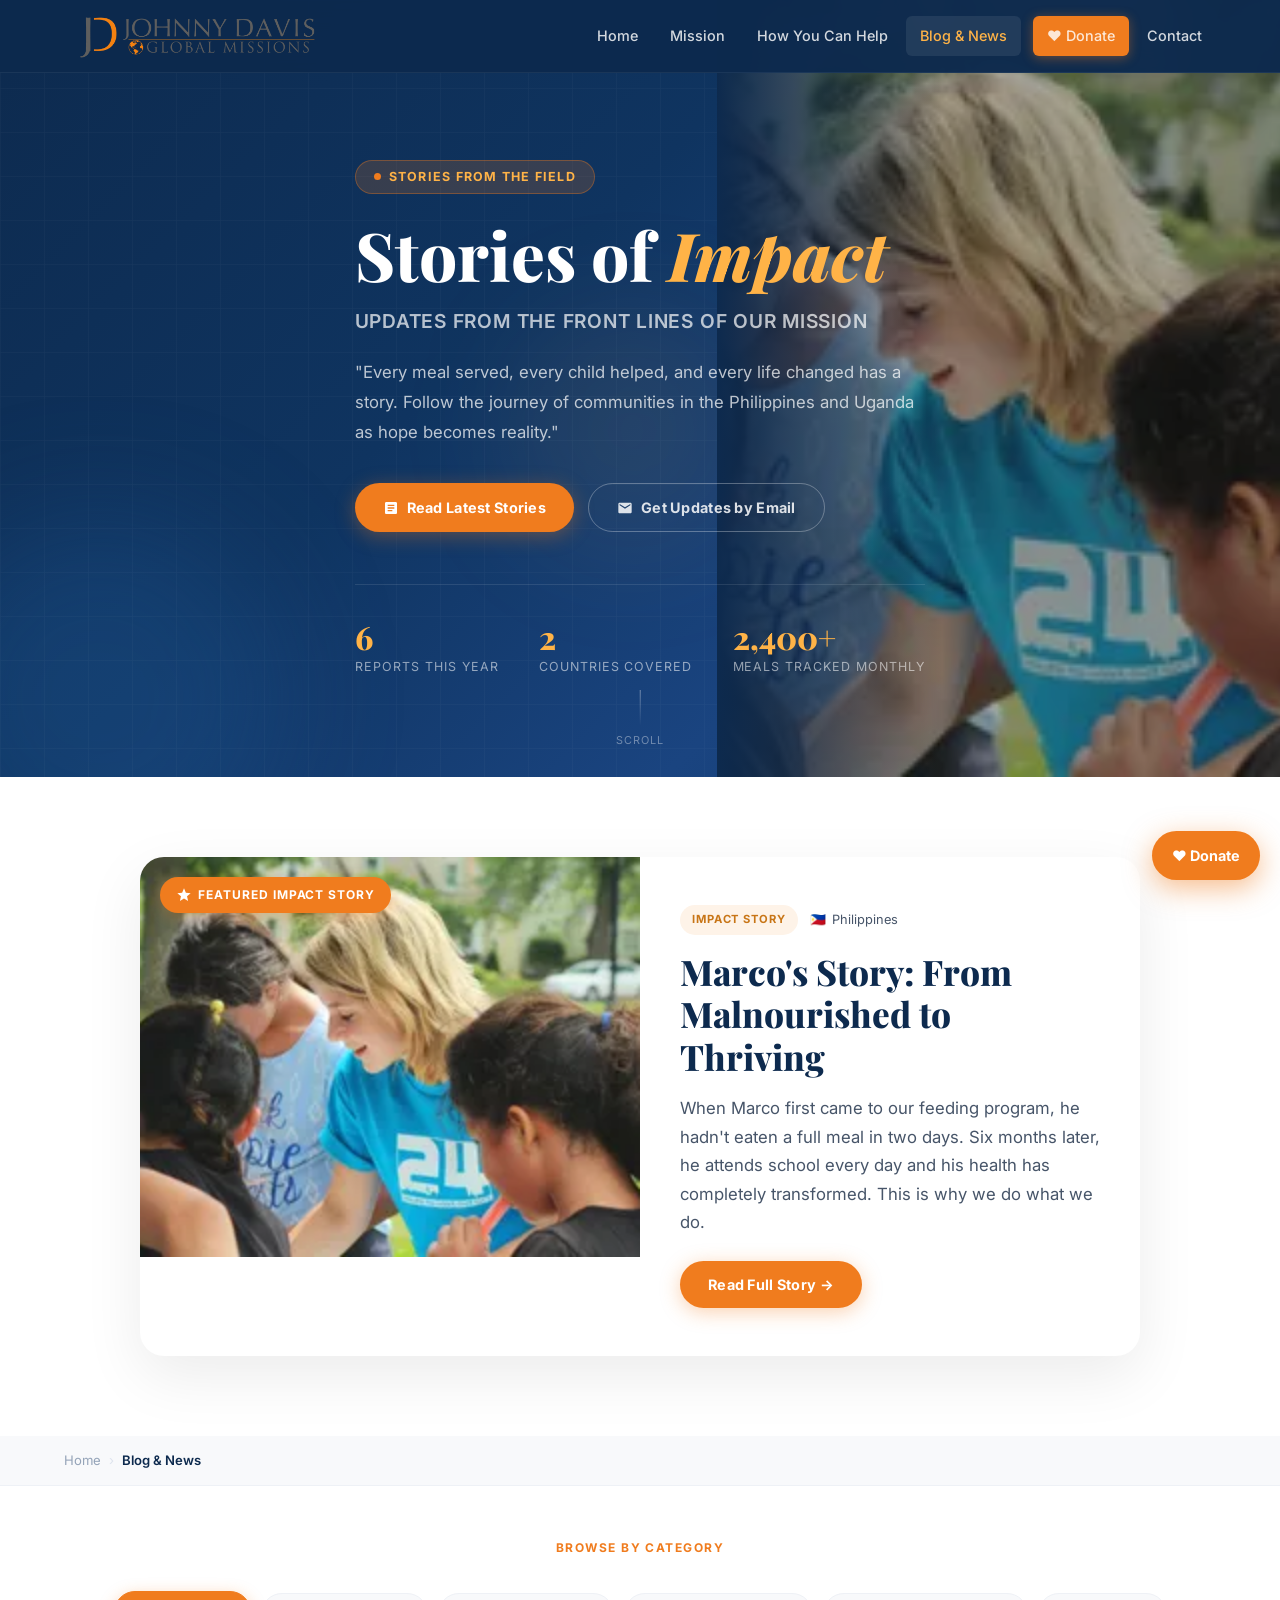
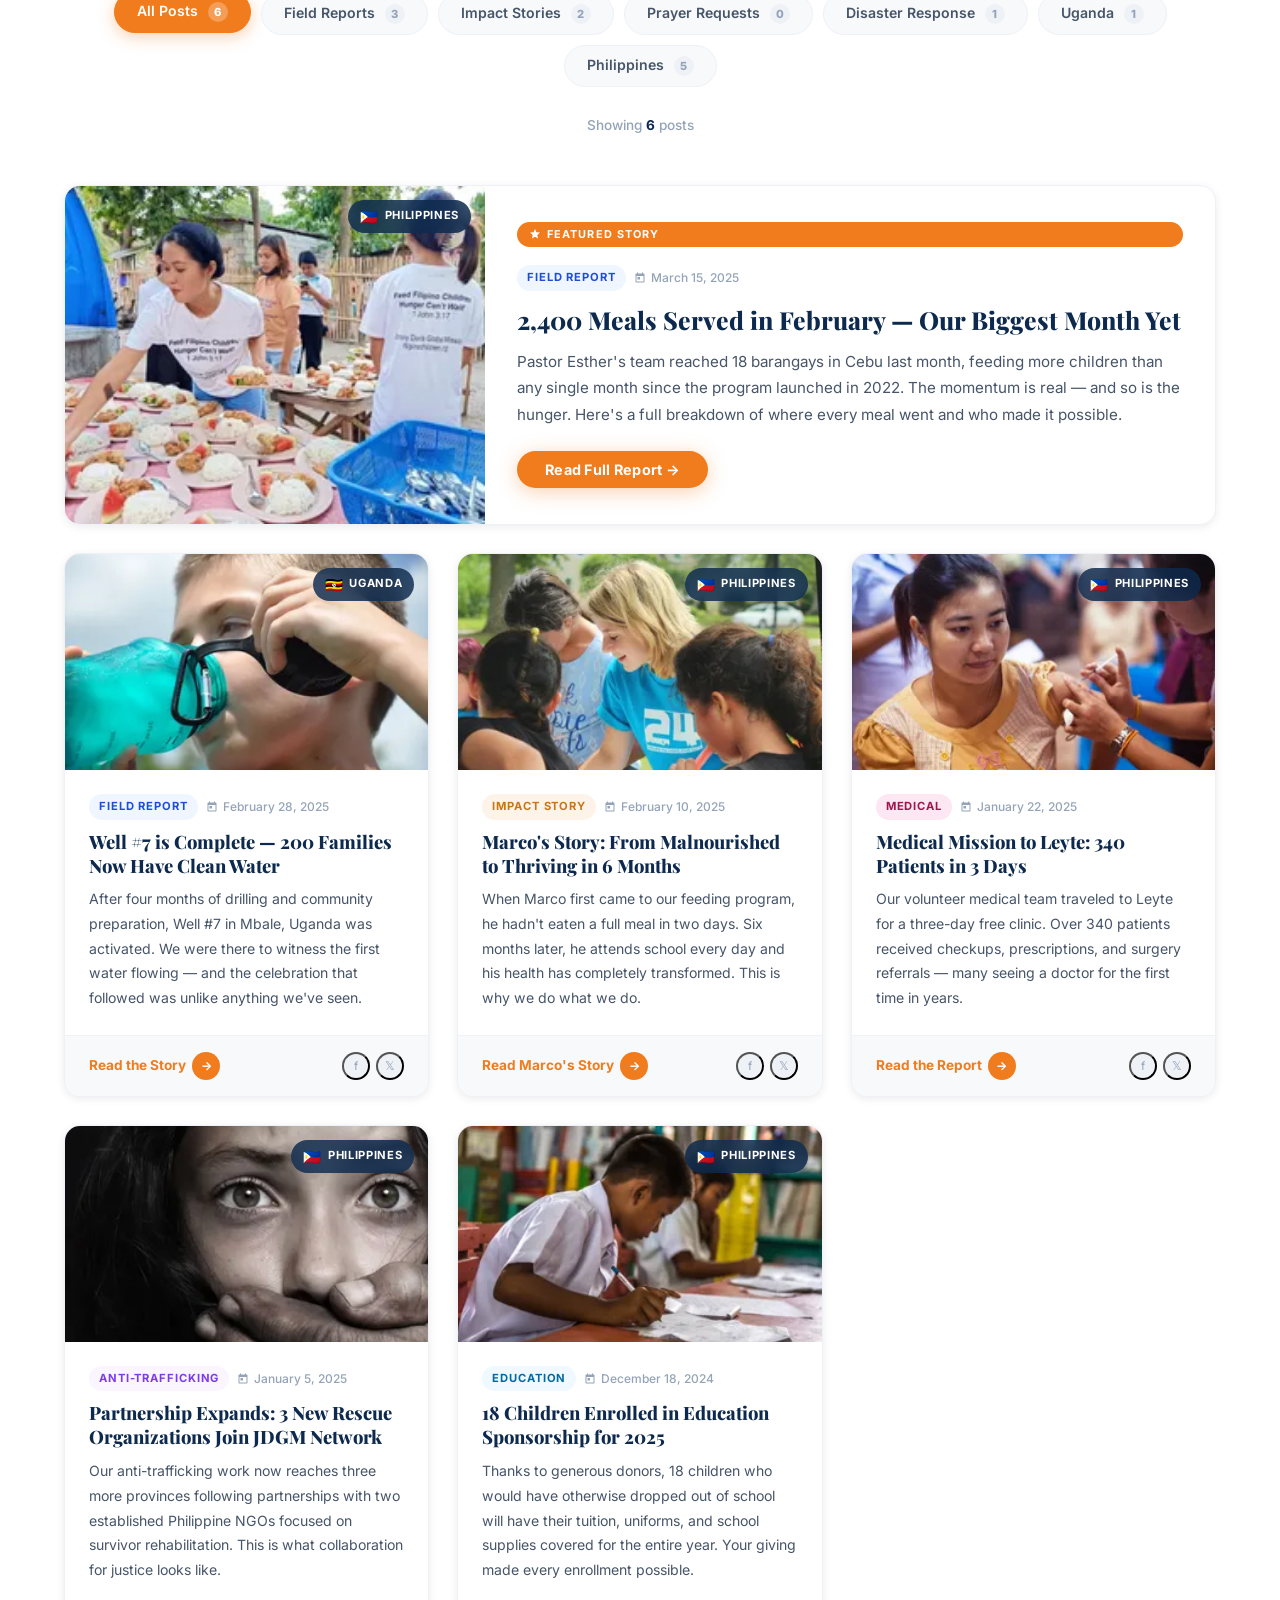
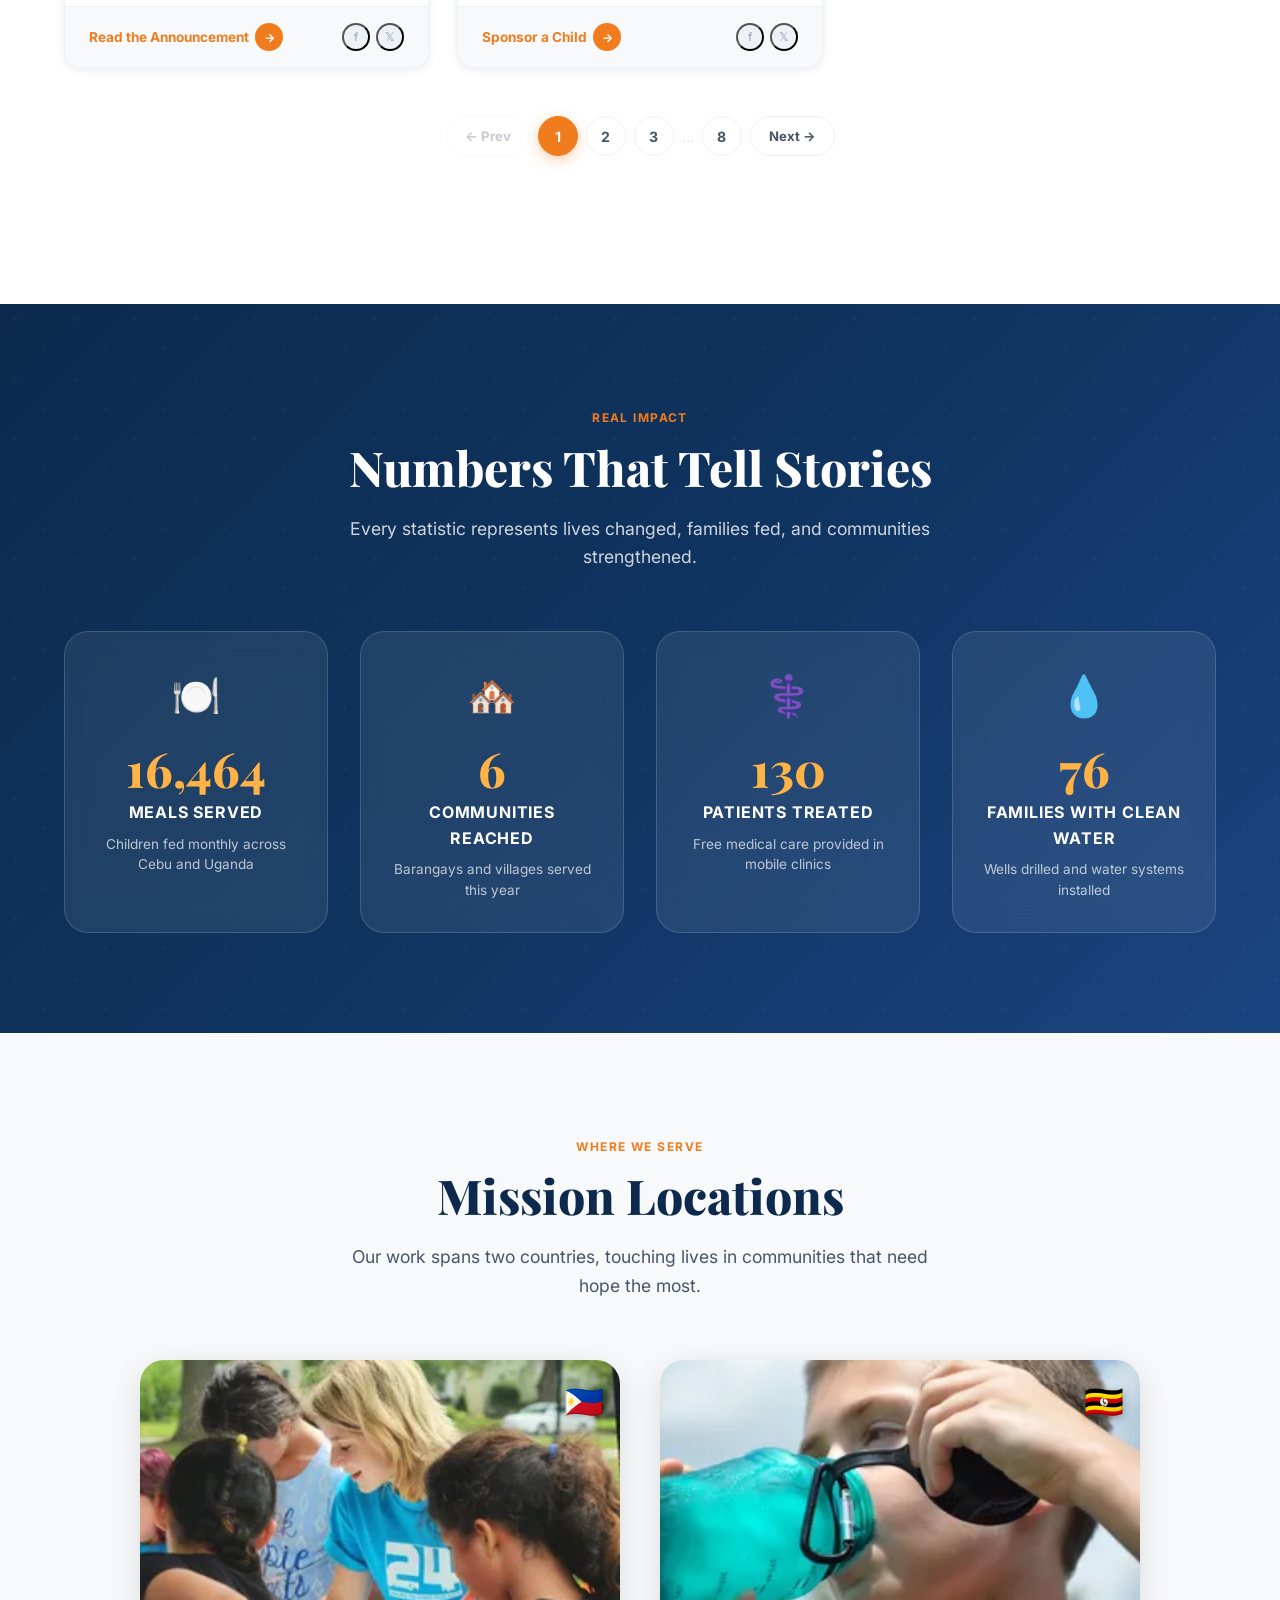
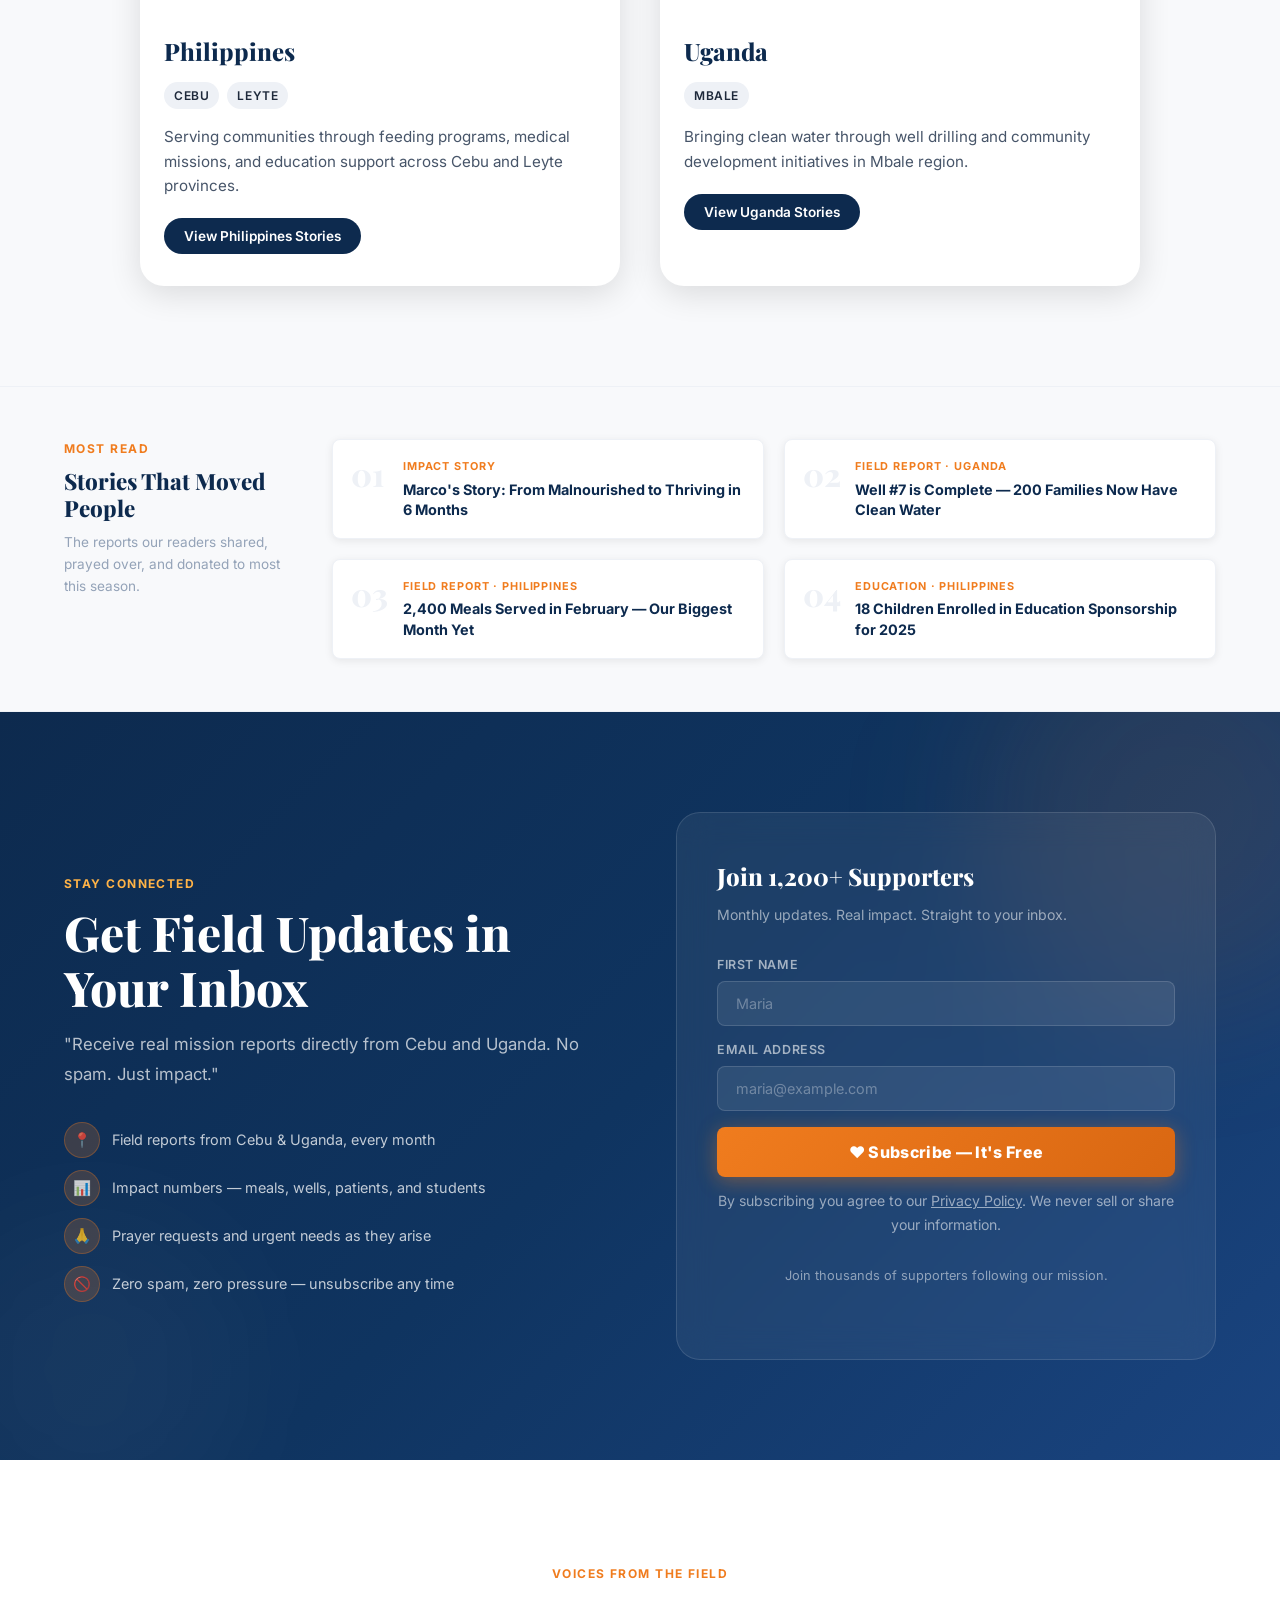
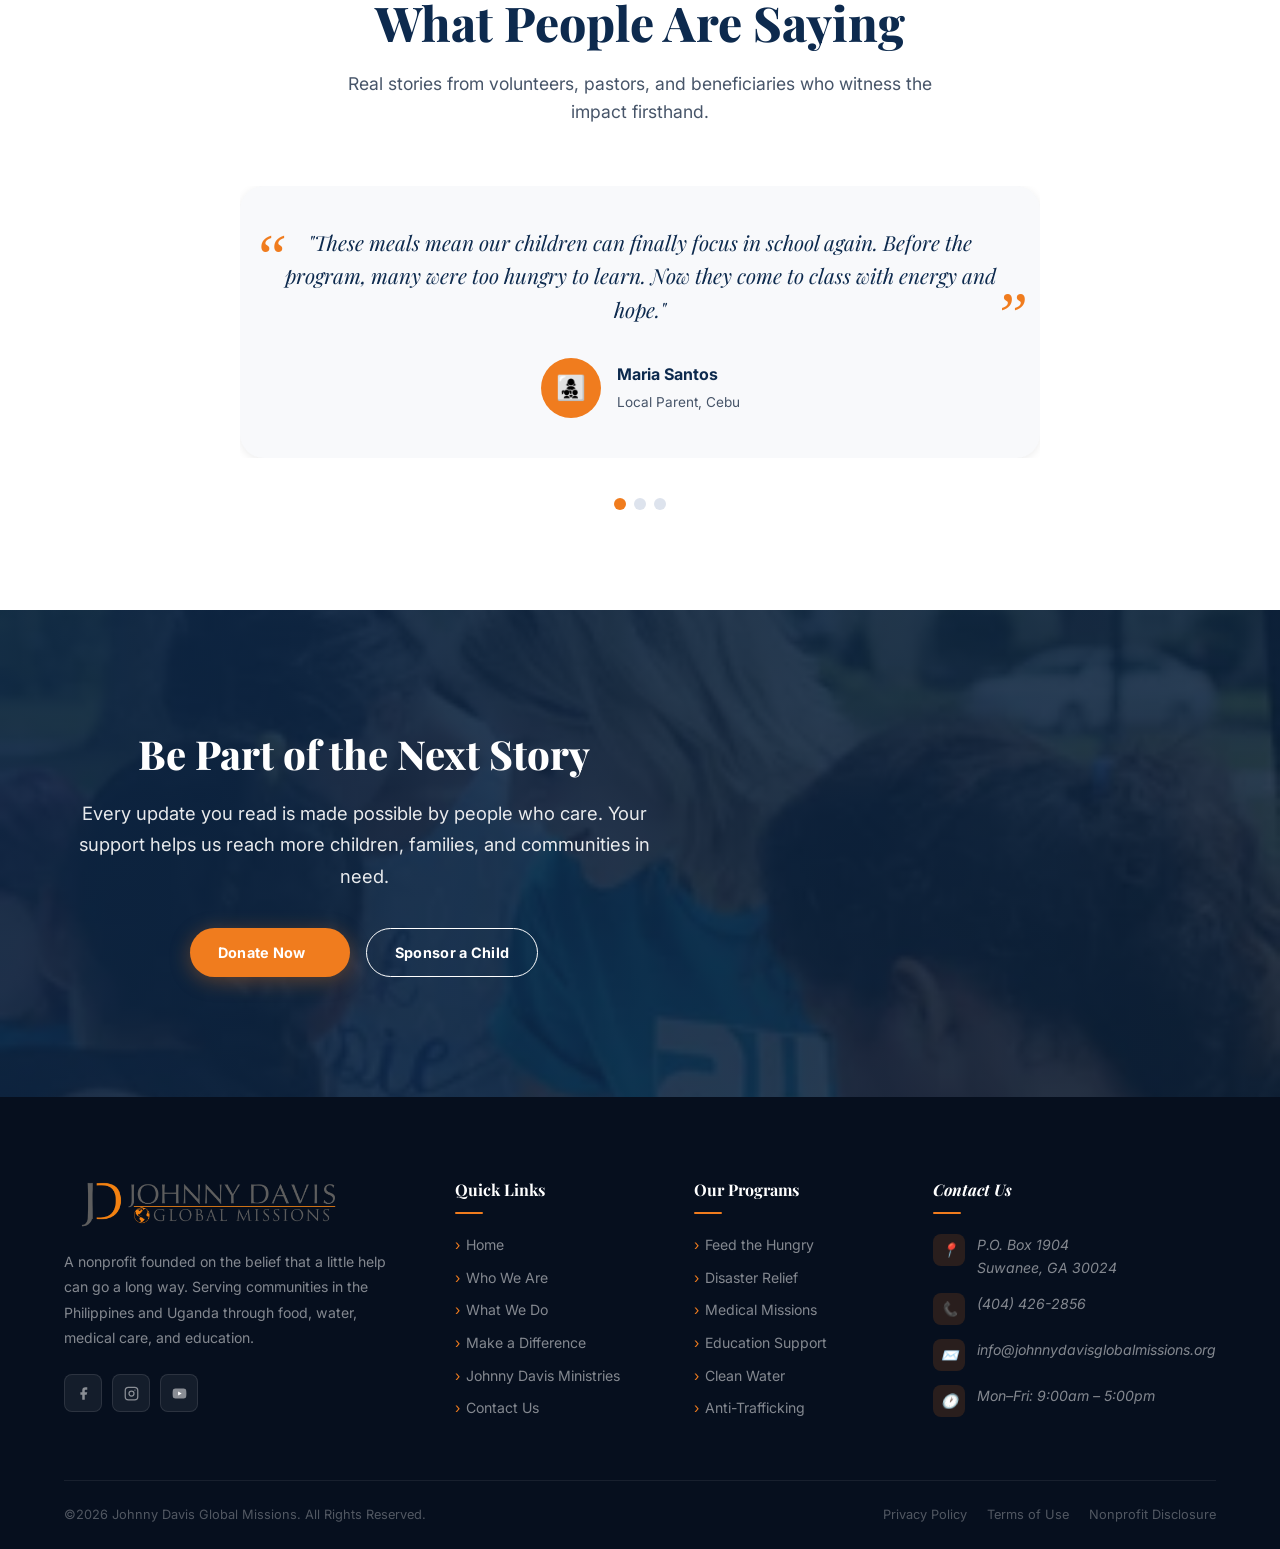
<file: news.html>
<!DOCTYPE html>
<html lang="en">
<head>
  <meta charset="UTF-8"/>
  <meta name="viewport" content="width=device-width, initial-scale=1.0"/>
  <meta name="description" content="Blog & News — Johnny Davis Global Missions. Monthly field updates, impact stories, and mission reports from the Philippines and Uganda."/>
  <title>Blog & News — Johnny Davis Global Missions</title>

  <link rel="preconnect" href="https://fonts.googleapis.com"/>
  <link rel="preconnect" href="https://fonts.gstatic.com" crossorigin/>
  <link href="https://fonts.googleapis.com/css2?family=Playfair+Display:ital,wght@0,700;0,800;1,700&family=Inter:wght@300;400;500;600;700&display=swap" rel="stylesheet"/>

  <link rel="stylesheet" href="style/for_news.css"/>
</head>
<body>

<!-- ============================================================
     STICKY DONATE
============================================================ -->
<a href="donationpage.html" id="stickyDonate" aria-label="Donate Now">&#9829; Donate</a>


<!-- ============================================================
     NAVIGATION
============================================================ -->
<header id="navbar" role="banner">
  <div class="container">
    <nav class="nav-inner" aria-label="Main navigation">
      <a href="index.html" class="nav-logo" aria-label="Johnny Davis Global Missions Home">
        <img src="images/logo.webp" alt="Johnny Davis Global Missions" />
      </a>
      <div class="nav-links">
        <a href="index.html">Home</a>
        <a href="index.html#mission">Mission</a>
        <a href="index.html#help">How You Can Help</a>
        <a href="news.html" class="active">Blog &amp; News</a>
        <!-- <a href="index.html#testimonials">Testimonials</a> -->
        <a href="donationpage.html" class="nav-donate">&#9829; Donate</a>
        <a href="index.html#footer">Contact</a>
      </div>
      <button class="nav-toggle" id="navToggle" aria-label="Toggle menu" aria-expanded="false">
        <span></span><span></span><span></span>
      </button>
    </nav>
  </div>
  <nav class="nav-mobile" id="navMobile" aria-label="Mobile navigation">
    <a href="index.html">Home</a>
    <a href="index.html#mission">Mission</a>
    <a href="index.html#help">How You Can Help</a>
    <a href="news.html" class="active">Blog &amp; News</a>
    <a href="index.html#testimonials">Testimonials</a>
    <a href="index.html#footer">Contact</a>
    <a href="donationpage.html" class="nav-donate">&#9829; Donate Now</a>
  </nav>
</header>


<!-- ============================================================
     HERO
============================================================ -->
<section id="news-hero" aria-labelledby="hero-title">
  <div class="hero-gradient-bg"></div>
  <div class="hero-grid" aria-hidden="true"></div>
  <div class="hero-orb hero-orb-1" aria-hidden="true"></div>
  <div class="hero-orb hero-orb-2" aria-hidden="true"></div>
  <div class="hero-orb hero-orb-3" aria-hidden="true"></div>

  <div class="hero-visual" aria-hidden="true">
    <div class="hero-visual-img"></div>
  </div>

  <div class="container">
    <div class="hero-content">
      <div class="hero-eyebrow">
        <span class="hero-eyebrow-dot"></span>
        Stories from the Field
      </div>
      <h1 class="hero-title" id="hero-title">
        Stories of <span class="accent">Impact</span>
      </h1>
      <p class="hero-subtitle">Updates From the Front Lines of Our Mission</p>
      <p class="hero-desc">
        "Every meal served, every child helped, and every life changed has a story. Follow the journey of communities in the Philippines and Uganda as hope becomes reality."
      </p>
      <div class="hero-actions">
        <a href="#posts-section" class="btn btn-primary">
          <svg xmlns="http://www.w3.org/2000/svg" width="16" height="16" viewBox="0 0 24 24" fill="currentColor" aria-hidden="true"><path d="M19 3H5c-1.1 0-2 .9-2 2v14c0 1.1.9 2 2 2h14c1.1 0 2-.9 2-2V5c0-1.1-.9-2-2-2zm-5 14H7v-2h7v2zm3-4H7v-2h10v2zm0-4H7V7h10v2z"/></svg>
          Read Latest Stories
        </a>
        <a href="#newsletter" class="btn btn-ghost" style="color:rgba(255,255,255,.85);border-color:rgba(255,255,255,.3);">
          <svg xmlns="http://www.w3.org/2000/svg" width="16" height="16" viewBox="0 0 24 24" fill="currentColor" aria-hidden="true"><path d="M20 4H4c-1.1 0-2 .9-2 2v12c0 1.1.9 2 2 2h16c1.1 0 2-.9 2-2V6c0-1.1-.9-2-2-2zm0 4l-8 5-8-5V6l8 5 8-5v2z"/></svg>
          Get Updates by Email
        </a>
      </div>
      <div class="hero-stats-row" role="list">
        <div class="hero-stat" role="listitem">
          <strong>6</strong>
          <span>Reports this year</span>
        </div>
        <div class="hero-stat" role="listitem">
          <strong>2</strong>
          <span>Countries covered</span>
        </div>
        <div class="hero-stat" role="listitem">
          <strong>2,400+</strong>
          <span>Meals tracked monthly</span>
        </div>
      </div>
    </div>
  </div>

  <div class="scroll-indicator" aria-hidden="true">
    <div class="scroll-line"></div>
    <span>Scroll</span>
  </div>
</section>


<!-- ============================================================
     FEATURED STORY SECTION
============================================================ -->
<section id="featured-story" aria-labelledby="featured-title">
  <div class="container">
    <div class="featured-story-card reveal">
      <div class="featured-story-image">
        <img src="images/landingpage/community_outreach.webp" alt="Marco's transformation from malnourished to thriving child" loading="lazy"/>
        <div class="featured-story-overlay"></div>
        <div class="featured-story-badge">
          <svg xmlns="http://www.w3.org/2000/svg" width="16" height="16" viewBox="0 0 24 24" fill="currentColor" aria-hidden="true"><path d="M12 17.27L18.18 21l-1.64-7.03L22 9.24l-7.19-.61L12 2 9.19 8.63 2 9.24l5.46 4.73L5.82 21z"/></svg>
          Featured Impact Story
        </div>
      </div>
      <div class="featured-story-content">
        <div class="featured-story-meta">
          <span class="featured-category">Impact Story</span>
          <span class="featured-location">
            <span class="flag">🇵🇭</span> Philippines
          </span>
        </div>
        <h2 class="featured-story-title" id="featured-title">Marco's Story: From Malnourished to Thriving</h2>
        <p class="featured-story-excerpt">
          When Marco first came to our feeding program, he hadn't eaten a full meal in two days. Six months later, he attends school every day and his health has completely transformed. This is why we do what we do.
        </p>
        <a href="#" class="btn btn-primary featured-cta">
          Read Full Story →
        </a>
      </div>
    </div>
  </div>
</section>


<!-- ============================================================
     BREADCRUMB
============================================================ -->
<div id="breadcrumb-bar">
  <div class="container">
    <nav class="breadcrumb-inner" aria-label="Breadcrumb">
      <a href="index.html">Home</a>
      <span class="sep">›</span>
      <span class="current">Blog &amp; News</span>
    </nav>
  </div>
</div>


<!-- ============================================================
     FILTER BAR
============================================================ -->
<section id="filter-section" aria-labelledby="filter-heading">
  <div class="container">
    <div class="filter-header reveal">
      <span class="section-label" id="filter-heading">Browse by Category</span>
    </div>
    <div class="filter-row reveal" role="group" aria-label="Filter posts by category">
      <button class="filter-btn active" data-filter="all">
        <span>All Posts <span class="filter-count">6</span></span>
      </button>
      <button class="filter-btn" data-filter="field-reports">
        <span>Field Reports <span class="filter-count">3</span></span>
      </button>
      <button class="filter-btn" data-filter="impact-stories">
        <span>Impact Stories <span class="filter-count">2</span></span>
      </button>
      <button class="filter-btn" data-filter="prayer-requests">
        <span>Prayer Requests <span class="filter-count">0</span></span>
      </button>
      <button class="filter-btn" data-filter="disaster-response">
        <span>Disaster Response <span class="filter-count">1</span></span>
      </button>
      <button class="filter-btn" data-filter="uganda">
        <span>Uganda <span class="filter-count">1</span></span>
      </button>
      <button class="filter-btn" data-filter="philippines">
        <span>Philippines <span class="filter-count">5</span></span>
      </button>
    </div>
    <p class="results-count reveal" id="resultsCount">Showing <strong>6</strong> posts</p>
  </div>
</section>


<!-- ============================================================
     POSTS GRID
============================================================ -->
<section id="posts-section" aria-labelledby="posts-heading">
  <div class="container">
    <h2 class="sr-only" id="posts-heading">Mission Updates and Stories</h2>

    <div class="posts-grid" id="postsGrid">

      <!-- Post 1 — FEATURED -->
      <article class="post-card featured reveal"
               data-categories="field-reports"
               data-country="Philippines"
               aria-label="Featured post: 2,400 Meals Served in February">
        <div class="post-img-wrap">
          <img class="post-img" src="images/landingpage/feed_the_hungry.webp"
               alt="Volunteers serving meals to Filipino children in Cebu" loading="lazy"/>
          <div class="post-img-overlay" aria-hidden="true"></div>
          <span class="country-tag"><span class="flag">🇵🇭</span> Philippines</span>
          <span class="read-time">5 min read</span>
        </div>
        <div class="post-body">
          <div class="featured-badge">
            <svg xmlns="http://www.w3.org/2000/svg" width="12" height="12" viewBox="0 0 24 24" fill="currentColor" aria-hidden="true"><path d="M12 17.27L18.18 21l-1.64-7.03L22 9.24l-7.19-.61L12 2 9.19 8.63 2 9.24l5.46 4.73L5.82 21z"/></svg>
            Featured Story
          </div>
          <div class="post-meta-row">
            <span class="post-category cat-field">Field Report</span>
            <span class="post-date">
              <svg xmlns="http://www.w3.org/2000/svg" width="12" height="12" viewBox="0 0 24 24" fill="currentColor" aria-hidden="true"><path d="M19 3h-1V1h-2v2H8V1H6v2H5c-1.11 0-1.99.9-1.99 2L3 19c0 1.1.89 2 2 2h14c1.1 0 2-.9 2-2V5c0-1.1-.9-2-2-2zm0 16H5V8h14v11zM7 10h5v5H7z"/></svg>
              March 15, 2025
            </span>
          </div>
          <h3 class="post-title">2,400 Meals Served in February — Our Biggest Month Yet</h3>
          <p class="post-excerpt">
            Pastor Esther's team reached 18 barangays in Cebu last month, feeding more children than any single month since the program launched in 2022. The momentum is real — and so is the hunger. Here's a full breakdown of where every meal went and who made it possible.
          </p>
          <a href="#" class="btn btn-primary" style="margin-top:8px; align-self:flex-start;">
            Read Full Report →
          </a>
        </div>
      </article>

      <!-- Post 2 -->
      <article class="post-card reveal delay-1"
               data-categories="field-reports impact-stories"
               data-country="Uganda"
               aria-label="Uganda: Well #7 is Complete">
        <div class="post-img-wrap">
          <img class="post-img" src="images/landingpage/clean_drink_water.webp"
               alt="Clean water flowing from a newly completed well in Uganda" loading="lazy"/>
          <div class="post-img-overlay" aria-hidden="true"></div>
          <span class="country-tag"><span class="flag">🇺🇬</span> Uganda</span>
          <span class="read-time">4 min read</span>
        </div>
        <div class="post-body">
          <div class="post-meta-row">
            <span class="post-category cat-field">Field Report</span>
            <span class="post-date">
              <svg xmlns="http://www.w3.org/2000/svg" width="12" height="12" viewBox="0 0 24 24" fill="currentColor" aria-hidden="true"><path d="M19 3h-1V1h-2v2H8V1H6v2H5c-1.11 0-1.99.9-1.99 2L3 19c0 1.1.89 2 2 2h14c1.1 0 2-.9 2-2V5c0-1.1-.9-2-2-2zm0 16H5V8h14v11zM7 10h5v5H7z"/></svg>
              February 28, 2025
            </span>
          </div>
          <h3 class="post-title">Well #7 is Complete — 200 Families Now Have Clean Water</h3>
          <p class="post-excerpt">After four months of drilling and community preparation, Well #7 in Mbale, Uganda was activated. We were there to witness the first water flowing — and the celebration that followed was unlike anything we've seen.</p>
        </div>
        <div class="post-footer">
          <a href="#" class="post-cta">
            Read the Story
            <span class="post-cta-arrow">→</span>
          </a>
          <div class="post-share" aria-label="Share options">
            <button class="share-dot" aria-label="Share on Facebook" title="Share on Facebook">f</button>
            <button class="share-dot" aria-label="Share on Twitter" title="Share on Twitter">𝕏</button>
          </div>
        </div>
      </article>

      <!-- Post 3 -->
      <article class="post-card reveal delay-2"
               data-categories="impact-stories"
               data-country="Philippines"
               aria-label="Marco's Story: From Malnourished to Thriving">
        <div class="post-img-wrap">
          <img class="post-img" src="images/landingpage/community_outreach.webp"
               alt="Community outreach program helping children in the Philippines" loading="lazy"/>
          <div class="post-img-overlay" aria-hidden="true"></div>
          <span class="country-tag"><span class="flag">🇵🇭</span> Philippines</span>
          <span class="read-time">6 min read</span>
        </div>
        <div class="post-body">
          <div class="post-meta-row">
            <span class="post-category cat-impact">Impact Story</span>
            <span class="post-date">
              <svg xmlns="http://www.w3.org/2000/svg" width="12" height="12" viewBox="0 0 24 24" fill="currentColor" aria-hidden="true"><path d="M19 3h-1V1h-2v2H8V1H6v2H5c-1.11 0-1.99.9-1.99 2L3 19c0 1.1.89 2 2 2h14c1.1 0 2-.9 2-2V5c0-1.1-.9-2-2-2zm0 16H5V8h14v11zM7 10h5v5H7z"/></svg>
              February 10, 2025
            </span>
          </div>
          <h3 class="post-title">Marco's Story: From Malnourished to Thriving in 6 Months</h3>
          <p class="post-excerpt">When Marco first came to our feeding program, he hadn't eaten a full meal in two days. Six months later, he attends school every day and his health has completely transformed. This is why we do what we do.</p>
        </div>
        <div class="post-footer">
          <a href="#" class="post-cta">
            Read Marco's Story
            <span class="post-cta-arrow">→</span>
          </a>
          <div class="post-share" aria-label="Share options">
            <button class="share-dot" aria-label="Share on Facebook" title="Share on Facebook">f</button>
            <button class="share-dot" aria-label="Share on Twitter" title="Share on Twitter">𝕏</button>
          </div>
        </div>
      </article>

      <!-- Post 4 -->
      <article class="post-card reveal delay-1"
               data-categories="field-reports"
               data-country="Philippines"
               aria-label="Medical Mission to Leyte: 340 Patients in 3 Days">
        <div class="post-img-wrap">
          <img class="post-img" src="images/landingpage/medical_care.webp"
               alt="Medical volunteers providing care to patients in Leyte, Philippines" loading="lazy"/>
          <div class="post-img-overlay" aria-hidden="true"></div>
          <span class="country-tag"><span class="flag">🇵🇭</span> Philippines</span>
          <span class="read-time">5 min read</span>
        </div>
        <div class="post-body">
          <div class="post-meta-row">
            <span class="post-category cat-medical">Medical</span>
            <span class="post-date">
              <svg xmlns="http://www.w3.org/2000/svg" width="12" height="12" viewBox="0 0 24 24" fill="currentColor" aria-hidden="true"><path d="M19 3h-1V1h-2v2H8V1H6v2H5c-1.11 0-1.99.9-1.99 2L3 19c0 1.1.89 2 2 2h14c1.1 0 2-.9 2-2V5c0-1.1-.9-2-2-2zm0 16H5V8h14v11zM7 10h5v5H7z"/></svg>
              January 22, 2025
            </span>
          </div>
          <h3 class="post-title">Medical Mission to Leyte: 340 Patients in 3 Days</h3>
          <p class="post-excerpt">Our volunteer medical team traveled to Leyte for a three-day free clinic. Over 340 patients received checkups, prescriptions, and surgery referrals — many seeing a doctor for the first time in years.</p>
        </div>
        <div class="post-footer">
          <a href="#" class="post-cta">
            Read the Report
            <span class="post-cta-arrow">→</span>
          </a>
          <div class="post-share" aria-label="Share options">
            <button class="share-dot" aria-label="Share on Facebook" title="Share on Facebook">f</button>
            <button class="share-dot" aria-label="Share on Twitter" title="Share on Twitter">𝕏</button>
          </div>
        </div>
      </article>

      <!-- Post 5 -->
      <article class="post-card reveal delay-2"
               data-categories="disaster-response field-reports"
               data-country="Philippines"
               aria-label="Partnership Expands: Anti-Trafficking Network">
        <div class="post-img-wrap">
          <img class="post-img" src="images/landingpage/sex_trafficking.webp"
               alt="Anti-trafficking outreach and partnership expansion in the Philippines" loading="lazy"/>
          <div class="post-img-overlay" aria-hidden="true"></div>
          <span class="country-tag"><span class="flag">🇵🇭</span> Philippines</span>
          <span class="read-time">4 min read</span>
        </div>
        <div class="post-body">
          <div class="post-meta-row">
            <span class="post-category cat-trafficking">Anti-Trafficking</span>
            <span class="post-date">
              <svg xmlns="http://www.w3.org/2000/svg" width="12" height="12" viewBox="0 0 24 24" fill="currentColor" aria-hidden="true"><path d="M19 3h-1V1h-2v2H8V1H6v2H5c-1.11 0-1.99.9-1.99 2L3 19c0 1.1.89 2 2 2h14c1.1 0 2-.9 2-2V5c0-1.1-.9-2-2-2zm0 16H5V8h14v11zM7 10h5v5H7z"/></svg>
              January 5, 2025
            </span>
          </div>
          <h3 class="post-title">Partnership Expands: 3 New Rescue Organizations Join JDGM Network</h3>
          <p class="post-excerpt">Our anti-trafficking work now reaches three more provinces following partnerships with two established Philippine NGOs focused on survivor rehabilitation. This is what collaboration for justice looks like.</p>
        </div>
        <div class="post-footer">
          <a href="#" class="post-cta">
            Read the Announcement
            <span class="post-cta-arrow">→</span>
          </a>
          <div class="post-share" aria-label="Share options">
            <button class="share-dot" aria-label="Share on Facebook" title="Share on Facebook">f</button>
            <button class="share-dot" aria-label="Share on Twitter" title="Share on Twitter">𝕏</button>
          </div>
        </div>
      </article>

      <!-- Post 6 -->
      <article class="post-card reveal delay-3"
               data-categories="impact-stories"
               data-country="Philippines"
               aria-label="18 Children Enrolled in Education Sponsorship for 2025">
        <div class="post-img-wrap">
          <img class="post-img" src="images/landingpage/education.webp"
               alt="Children enrolled in the JDGM education sponsorship program" loading="lazy"/>
          <div class="post-img-overlay" aria-hidden="true"></div>
          <span class="country-tag"><span class="flag">🇵🇭</span> Philippines</span>
          <span class="read-time">3 min read</span>
        </div>
        <div class="post-body">
          <div class="post-meta-row">
            <span class="post-category cat-education">Education</span>
            <span class="post-date">
              <svg xmlns="http://www.w3.org/2000/svg" width="12" height="12" viewBox="0 0 24 24" fill="currentColor" aria-hidden="true"><path d="M19 3h-1V1h-2v2H8V1H6v2H5c-1.11 0-1.99.9-1.99 2L3 19c0 1.1.89 2 2 2h14c1.1 0 2-.9 2-2V5c0-1.1-.9-2-2-2zm0 16H5V8h14v11zM7 10h5v5H7z"/></svg>
              December 18, 2024
            </span>
          </div>
          <h3 class="post-title">18 Children Enrolled in Education Sponsorship for 2025</h3>
          <p class="post-excerpt">Thanks to generous donors, 18 children who would have otherwise dropped out of school will have their tuition, uniforms, and school supplies covered for the entire year. Your giving made every enrollment possible.</p>
        </div>
        <div class="post-footer">
          <a href="donationpage.html" class="post-cta">
            Sponsor a Child
            <span class="post-cta-arrow">→</span>
          </a>
          <div class="post-share" aria-label="Share options">
            <button class="share-dot" aria-label="Share on Facebook" title="Share on Facebook">f</button>
            <button class="share-dot" aria-label="Share on Twitter" title="Share on Twitter">𝕏</button>
          </div>
        </div>
      </article>

      <!-- No results message -->
      <div class="no-results" id="noResults" aria-live="polite">
        <div class="no-results-icon">📭</div>
        <h3>No posts in this category yet</h3>
        <p>Check back soon — we publish new updates every month.</p>
      </div>

    </div><!-- /posts-grid -->

    <!-- Pagination -->
    <nav id="pagination" aria-label="Post pagination">
      <button class="pg-btn arrow" disabled aria-label="Previous page">← Prev</button>
      <button class="pg-btn active" aria-label="Page 1, current">1</button>
      <button class="pg-btn" aria-label="Page 2">2</button>
      <button class="pg-btn" aria-label="Page 3">3</button>
      <span style="color:var(--gray-200); font-size:.9rem;">…</span>
      <button class="pg-btn" aria-label="Page 8">8</button>
      <button class="pg-btn arrow" aria-label="Next page">Next →</button>
    </nav>

  </div>
</section>


<!-- ============================================================
     MISSION STATISTICS SECTION
============================================================ -->
<section id="mission-stats" aria-labelledby="stats-title">
  <div class="stats-bg">
    <div class="stats-bg-gradient"></div>
    <div class="stats-bg-pattern" aria-hidden="true"></div>
  </div>
  <div class="container">
    <div class="stats-header reveal">
      <span class="section-label">Real Impact</span>
      <h2 class="section-title white" id="stats-title">Numbers That Tell Stories</h2>
      <p class="stats-subtitle">
        Every statistic represents lives changed, families fed, and communities strengthened.
      </p>
    </div>
    <div class="stats-grid">
      <div class="stat-card reveal delay-1">
        <div class="stat-icon" aria-hidden="true">🍽️</div>
        <div class="stat-number" data-target="42000">0</div>
        <div class="stat-label">Meals Served</div>
        <div class="stat-desc">Children fed monthly across Cebu and Uganda</div>
      </div>
      <div class="stat-card reveal delay-2">
        <div class="stat-icon" aria-hidden="true">🏘️</div>
        <div class="stat-number" data-target="18">0</div>
        <div class="stat-label">Communities Reached</div>
        <div class="stat-desc">Barangays and villages served this year</div>
      </div>
      <div class="stat-card reveal delay-3">
        <div class="stat-icon" aria-hidden="true">⚕️</div>
        <div class="stat-number" data-target="340">0</div>
        <div class="stat-label">Patients Treated</div>
        <div class="stat-desc">Free medical care provided in mobile clinics</div>
      </div>
      <div class="stat-card reveal delay-4">
        <div class="stat-icon" aria-hidden="true">💧</div>
        <div class="stat-number" data-target="200">0</div>
        <div class="stat-label">Families With Clean Water</div>
        <div class="stat-desc">Wells drilled and water systems installed</div>
      </div>
    </div>
  </div>
</section>


<!-- ============================================================
     MISSION LOCATIONS SECTION
============================================================ -->
<section id="mission-locations" aria-labelledby="locations-title">
  <div class="container">
    <div class="locations-header reveal">
      <span class="section-label">Where We Serve</span>
      <h2 class="section-title" id="locations-title">Mission Locations</h2>
      <p class="locations-subtitle">
        Our work spans two countries, touching lives in communities that need hope the most.
      </p>
    </div>
    <div class="locations-grid">
      <div class="location-card philippines reveal delay-1">
        <div class="location-image">
          <img src="images/landingpage/community_outreach.webp" alt="Philippines mission work in Cebu and Leyte" loading="lazy"/>
          <div class="location-overlay"></div>
          <div class="location-flag">🇵🇭</div>
        </div>
        <div class="location-content">
          <h3 class="location-title">Philippines</h3>
          <div class="location-areas">
            <span class="location-area">Cebu</span>
            <span class="location-area">Leyte</span>
          </div>
          <p class="location-desc">
            Serving communities through feeding programs, medical missions, and education support across Cebu and Leyte provinces.
          </p>
          <button class="location-btn" data-location="philippines">
            View Philippines Stories
          </button>
        </div>
      </div>
      <div class="location-card uganda reveal delay-2">
        <div class="location-image">
          <img src="images/landingpage/clean_drink_water.webp" alt="Uganda mission work in Mbale" loading="lazy"/>
          <div class="location-overlay"></div>
          <div class="location-flag">🇺🇬</div>
        </div>
        <div class="location-content">
          <h3 class="location-title">Uganda</h3>
          <div class="location-areas">
            <span class="location-area">Mbale</span>
          </div>
          <p class="location-desc">
            Bringing clean water through well drilling and community development initiatives in Mbale region.
          </p>
          <button class="location-btn" data-location="uganda">
            View Uganda Stories
          </button>
        </div>
      </div>
    </div>
  </div>
</section>


<!-- ============================================================
     TRENDING STRIP
============================================================ -->
<section id="trending-strip" aria-labelledby="trending-heading">
  <div class="container">
    <div class="trending-inner">

      <div class="trending-label-col reveal-left">
        <span class="section-label" id="trending-heading">Most Read</span>
        <h3>Stories That Moved People</h3>
        <p>The reports our readers shared, prayed over, and donated to most this season.</p>
      </div>

      <div class="trending-list reveal-right">
        <div class="trending-item" role="button" tabindex="0" aria-label="Read: Marco's Story">
          <span class="trending-num" aria-hidden="true">01</span>
          <div class="trending-info">
            <p class="trending-cat">Impact Story</p>
            <p class="trending-title">Marco's Story: From Malnourished to Thriving in 6 Months</p>
          </div>
        </div>
        <div class="trending-item" role="button" tabindex="0" aria-label="Read: Well #7 Complete">
          <span class="trending-num" aria-hidden="true">02</span>
          <div class="trending-info">
            <p class="trending-cat">Field Report · Uganda</p>
            <p class="trending-title">Well #7 is Complete — 200 Families Now Have Clean Water</p>
          </div>
        </div>
        <div class="trending-item" role="button" tabindex="0" aria-label="Read: 2,400 Meals Served">
          <span class="trending-num" aria-hidden="true">03</span>
          <div class="trending-info">
            <p class="trending-cat">Field Report · Philippines</p>
            <p class="trending-title">2,400 Meals Served in February — Our Biggest Month Yet</p>
          </div>
        </div>
        <div class="trending-item" role="button" tabindex="0" aria-label="Read: 18 Children Enrolled">
          <span class="trending-num" aria-hidden="true">04</span>
          <div class="trending-info">
            <p class="trending-cat">Education · Philippines</p>
            <p class="trending-title">18 Children Enrolled in Education Sponsorship for 2025</p>
          </div>
        </div>
      </div>
    </div>
  </div>
</section>


<!-- ============================================================
     NEWSLETTER
============================================================ -->
<section id="newsletter" aria-labelledby="newsletter-title">
  <div class="newsletter-bg" aria-hidden="true"></div>
  <div class="newsletter-bg-orb newsletter-bg-orb-1" aria-hidden="true"></div>
  <div class="newsletter-bg-orb newsletter-bg-orb-2" aria-hidden="true"></div>

  <div class="container">
    <div class="newsletter-inner">

      <div class="newsletter-text reveal-left">
        <span class="section-label">Stay Connected</span>
        <h2 class="section-title" id="newsletter-title">Get Field Updates in Your Inbox</h2>
        <p class="body-text" style="color:rgba(255,255,255,.7); margin-bottom:32px;">
          "Receive real mission reports directly from Cebu and Uganda. No spam. Just impact."
        </p>
        <div class="newsletter-perks" role="list">
          <div class="newsletter-perk" role="listitem">
            <div class="perk-icon" aria-hidden="true">📍</div>
            <span>Field reports from Cebu &amp; Uganda, every month</span>
          </div>
          <div class="newsletter-perk" role="listitem">
            <div class="perk-icon" aria-hidden="true">📊</div>
            <span>Impact numbers — meals, wells, patients, and students</span>
          </div>
          <div class="newsletter-perk" role="listitem">
            <div class="perk-icon" aria-hidden="true">🙏</div>
            <span>Prayer requests and urgent needs as they arise</span>
          </div>
          <div class="newsletter-perk" role="listitem">
            <div class="perk-icon" aria-hidden="true">🚫</div>
            <span>Zero spam, zero pressure — unsubscribe any time</span>
          </div>
        </div>
      </div>

      <div class="newsletter-form-card reveal-right">
        <!-- Form state -->
        <div id="nlForm">
          <h3>Join 1,200+ Supporters</h3>
          <p>Monthly updates. Real impact. Straight to your inbox.</p>
          <form id="subscribeForm" novalidate>
            <div class="nl-field-group">
              <div class="nl-field">
                <label class="nl-label" for="nlFirstName">First Name</label>
                <input class="nl-input" id="nlFirstName" type="text" placeholder="Maria" autocomplete="given-name" required/>
              </div>
              <div class="nl-field">
                <label class="nl-label" for="nlEmail">Email Address</label>
                <input class="nl-input" id="nlEmail" type="email" placeholder="maria@example.com" autocomplete="email" required/>
              </div>
            </div>
            <button type="submit" class="nl-submit" id="nlSubmitBtn">
              &#9829; Subscribe — It's Free
            </button>
            <p class="nl-consent">
              By subscribing you agree to our <a href="#">Privacy Policy</a>.
              We never sell or share your information.
            </p>
            <p style="margin-top:16px; font-size:.8rem; color:rgba(255,255,255,.5); text-align:center;">
              Join thousands of supporters following our mission.
            </p>
          </form>
        </div>
        <!-- Success state -->
        <div class="nl-success" id="nlSuccess" aria-live="polite">
          <div class="nl-success-icon" aria-hidden="true">🎉</div>
          <h4>You're in!</h4>
          <p>Thank you for subscribing. Your first field update is on its way.</p>
          <p style="margin-top:12px; font-size:.78rem; color:rgba(255,255,255,.4);">
            Check your inbox — including spam folder — for a confirmation email.
          </p>
        </div>
      </div>

    </div>
  </div>
</section>


<!-- ============================================================
     TESTIMONIALS SECTION
============================================================ -->
<section id="testimonials" aria-labelledby="testimonials-title">
  <div class="container">
    <div class="testimonials-header reveal">
      <span class="section-label">Voices from the Field</span>
      <h2 class="section-title" id="testimonials-title">What People Are Saying</h2>
      <p class="testimonials-subtitle">
        Real stories from volunteers, pastors, and beneficiaries who witness the impact firsthand.
      </p>
    </div>
    <div class="testimonials-carousel">
      <div class="testimonial-card reveal delay-1 active">
        <div class="testimonial-quote">
          "These meals mean our children can finally focus in school again. Before the program, many were too hungry to learn. Now they come to class with energy and hope."
        </div>
        <div class="testimonial-author">
          <div class="author-avatar">👩‍👧‍👦</div>
          <div class="author-info">
            <div class="author-name">Maria Santos</div>
            <div class="author-title">Local Parent, Cebu</div>
          </div>
        </div>
      </div>
      <div class="testimonial-card reveal delay-2">
        <div class="testimonial-quote">
          "The medical mission saved my grandmother's life. She couldn't afford the medicine she needed, but the doctors here treated her for free. God bless this ministry."
        </div>
        <div class="testimonial-author">
          <div class="author-avatar">👨‍⚕️</div>
          <div class="author-info">
            <div class="author-name">Pastor Roberto</div>
            <div class="author-title">Community Leader, Leyte</div>
          </div>
        </div>
      </div>
      <div class="testimonial-card reveal delay-3">
        <div class="testimonial-quote">
          "Clean water changed everything for our village. No more walking miles to find water, no more children getting sick. This well is a miracle from God."
        </div>
        <div class="testimonial-author">
          <div class="author-avatar">👨‍👩‍👧‍👦</div>
          <div class="author-info">
            <div class="author-name">James Okello</div>
            <div class="author-title">Village Elder, Mbale, Uganda</div>
          </div>
        </div>
      </div>
    </div>
    <div class="testimonial-dots">
      <button class="dot active" data-slide="0" aria-label="Show testimonial 1"></button>
      <button class="dot" data-slide="1" aria-label="Show testimonial 2"></button>
      <button class="dot" data-slide="2" aria-label="Show testimonial 3"></button>
    </div>
  </div>
</section>


<!-- ============================================================
     DONATION REMINDER SECTION
============================================================ -->
<section id="donation-reminder" aria-labelledby="donation-title">
  <div class="donation-bg">
    <img src="images/landingpage/community_outreach.webp" alt="Mission work in action" loading="lazy"/>
    <div class="donation-overlay"></div>
  </div>
  <div class="container">
    <div class="donation-content reveal">
      <h2 class="donation-title" id="donation-title">Be Part of the Next Story</h2>
      <p class="donation-text">
        Every update you read is made possible by people who care. Your support helps us reach more children, families, and communities in need.
      </p>
      <div class="donation-actions">
        <a href="donationpage.html" class="btn btn-primary donation-btn">
          Donate Now
        </a>
        <a href="donationpage.html" class="btn btn-ghost donation-btn-secondary">
          Sponsor a Child
        </a>
      </div>
    </div>
  </div>
</section>


<!-- ============================================================
     FOOTER
============================================================ -->
<footer id="footer" role="contentinfo">
  <div class="container">
    <div class="footer-grid">

      <div class="footer-brand">
        <img src="images/logo.webp" alt="Johnny Davis Global Missions" />
        <p>A nonprofit founded on the belief that a little help can go a long way. Serving communities in the Philippines and Uganda through food, water, medical care, and education.</p>
        <div class="footer-socials" aria-label="Social media">
          <a href="#" class="social-icon" aria-label="Facebook">
            <svg xmlns="http://www.w3.org/2000/svg" width="15" height="15" viewBox="0 0 24 24" fill="currentColor" aria-hidden="true"><path d="M18 2h-3a5 5 0 0 0-5 5v3H7v4h3v8h4v-8h3l1-4h-4V7a1 1 0 0 1 1-1h3z"/></svg>
          </a>
          <a href="#" class="social-icon" aria-label="Instagram">
            <svg xmlns="http://www.w3.org/2000/svg" width="15" height="15" viewBox="0 0 24 24" fill="none" stroke="currentColor" stroke-width="2" aria-hidden="true"><rect x="2" y="2" width="20" height="20" rx="5"/><circle cx="12" cy="12" r="4"/><circle cx="17.5" cy="6.5" r="1" fill="currentColor" stroke="none"/></svg>
          </a>
          <a href="#" class="social-icon" aria-label="YouTube">
            <svg xmlns="http://www.w3.org/2000/svg" width="15" height="15" viewBox="0 0 24 24" fill="currentColor" aria-hidden="true"><path d="M22.54 6.42a2.78 2.78 0 0 0-1.95-1.96C18.88 4 12 4 12 4s-6.88 0-8.59.46a2.78 2.78 0 0 0-1.95 1.96A29 29 0 0 0 1 12a29 29 0 0 0 .46 5.58A2.78 2.78 0 0 0 3.41 19.6C5.12 20 12 20 12 20s6.88 0 8.59-.46a2.78 2.78 0 0 0 1.95-1.95A29 29 0 0 0 23 12a29 29 0 0 0-.46-5.58z"/><polygon points="9.75 15.02 15.5 12 9.75 8.98 9.75 15.02" fill="white"/></svg>
          </a>
        </div>
      </div>

      <nav aria-label="Quick links">
        <h3 class="footer-heading">Quick Links</h3>
        <div class="footer-links">
          <a href="index.html">Home</a>
          <a href="index.html#mission">Who We Are</a>
          <a href="index.html#help">What We Do</a>
          <a href="donationpage.html">Make a Difference</a>
          <a href="#">Johnny Davis Ministries</a>
          <a href="index.html#footer">Contact Us</a>
        </div>
      </nav>

      <nav aria-label="Programs">
        <h3 class="footer-heading">Our Programs</h3>
        <div class="footer-links">
          <a href="index.html#urgency">Feed the Hungry</a>
          <a href="index.html#disaster">Disaster Relief</a>
          <a href="#">Medical Missions</a>
          <a href="#">Education Support</a>
          <a href="#">Clean Water</a>
          <a href="#">Anti-Trafficking</a>
        </div>
      </nav>

      <address>
        <h3 class="footer-heading">Contact Us</h3>
        <div class="footer-contact">
          <div class="contact-row">
            <div class="contact-icon" aria-hidden="true">📍</div>
            <span>P.O. Box 1904<br/>Suwanee, GA 30024</span>
          </div>
          <div class="contact-row">
            <div class="contact-icon" aria-hidden="true">📞</div>
            <a href="tel:+14044262856">(404) 426-2856</a>
          </div>
          <div class="contact-row">
            <div class="contact-icon" aria-hidden="true">✉️</div>
            <a href="mailto:info@johnnydavisglobalmissions.org">info@johnnydavisglobalmissions.org</a>
          </div>
          <div class="contact-row">
            <div class="contact-icon" aria-hidden="true">🕐</div>
            <span>Mon–Fri: 9:00am – 5:00pm</span>
          </div>
        </div>
      </address>

    </div>

    <div class="footer-bottom">
      <p class="footer-copy">&copy;2026 Johnny Davis Global Missions. All Rights Reserved.</p>
      <nav class="footer-legal" aria-label="Legal">
        <a href="#">Privacy Policy</a>
        <a href="#">Terms of Use</a>
        <a href="#">Nonprofit Disclosure</a>
      </nav>
    </div>
  </div>
</footer>


<script src="js/for_news.js"></script>

</body>
</html>
</file>
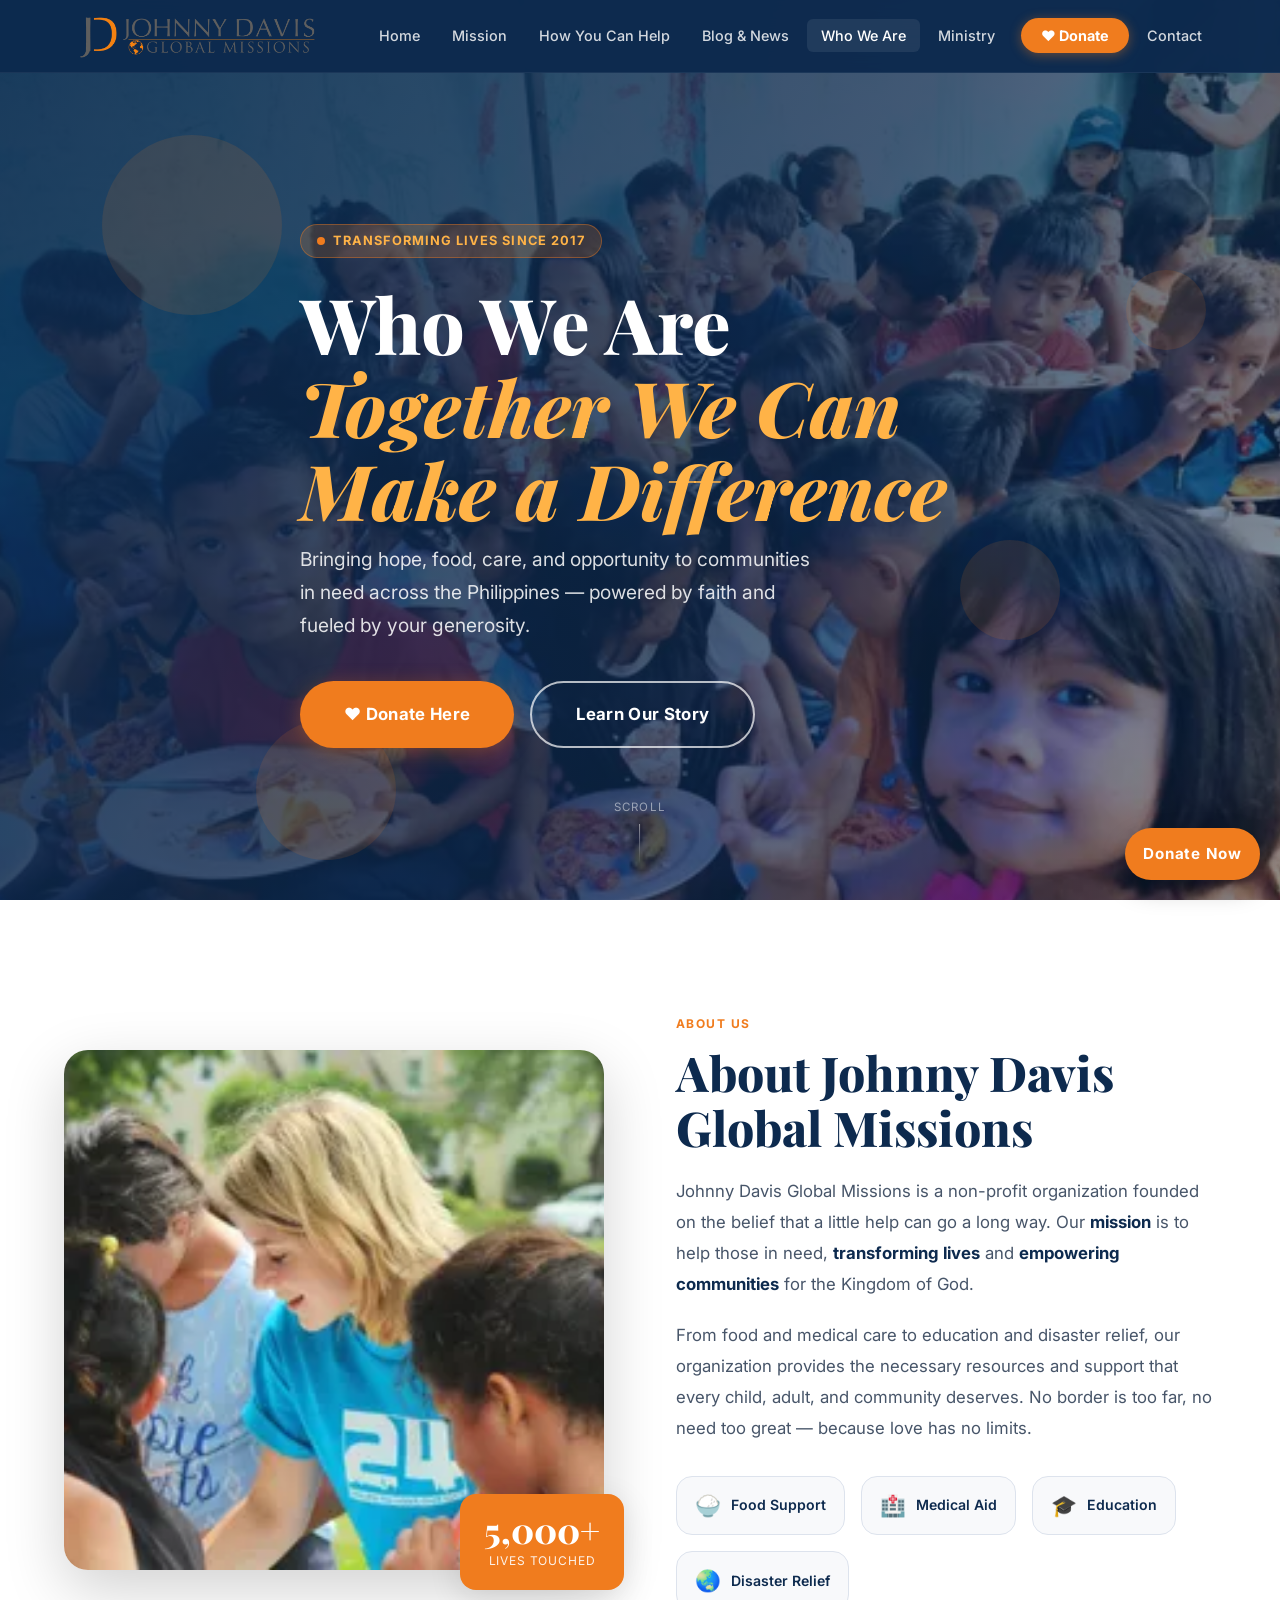
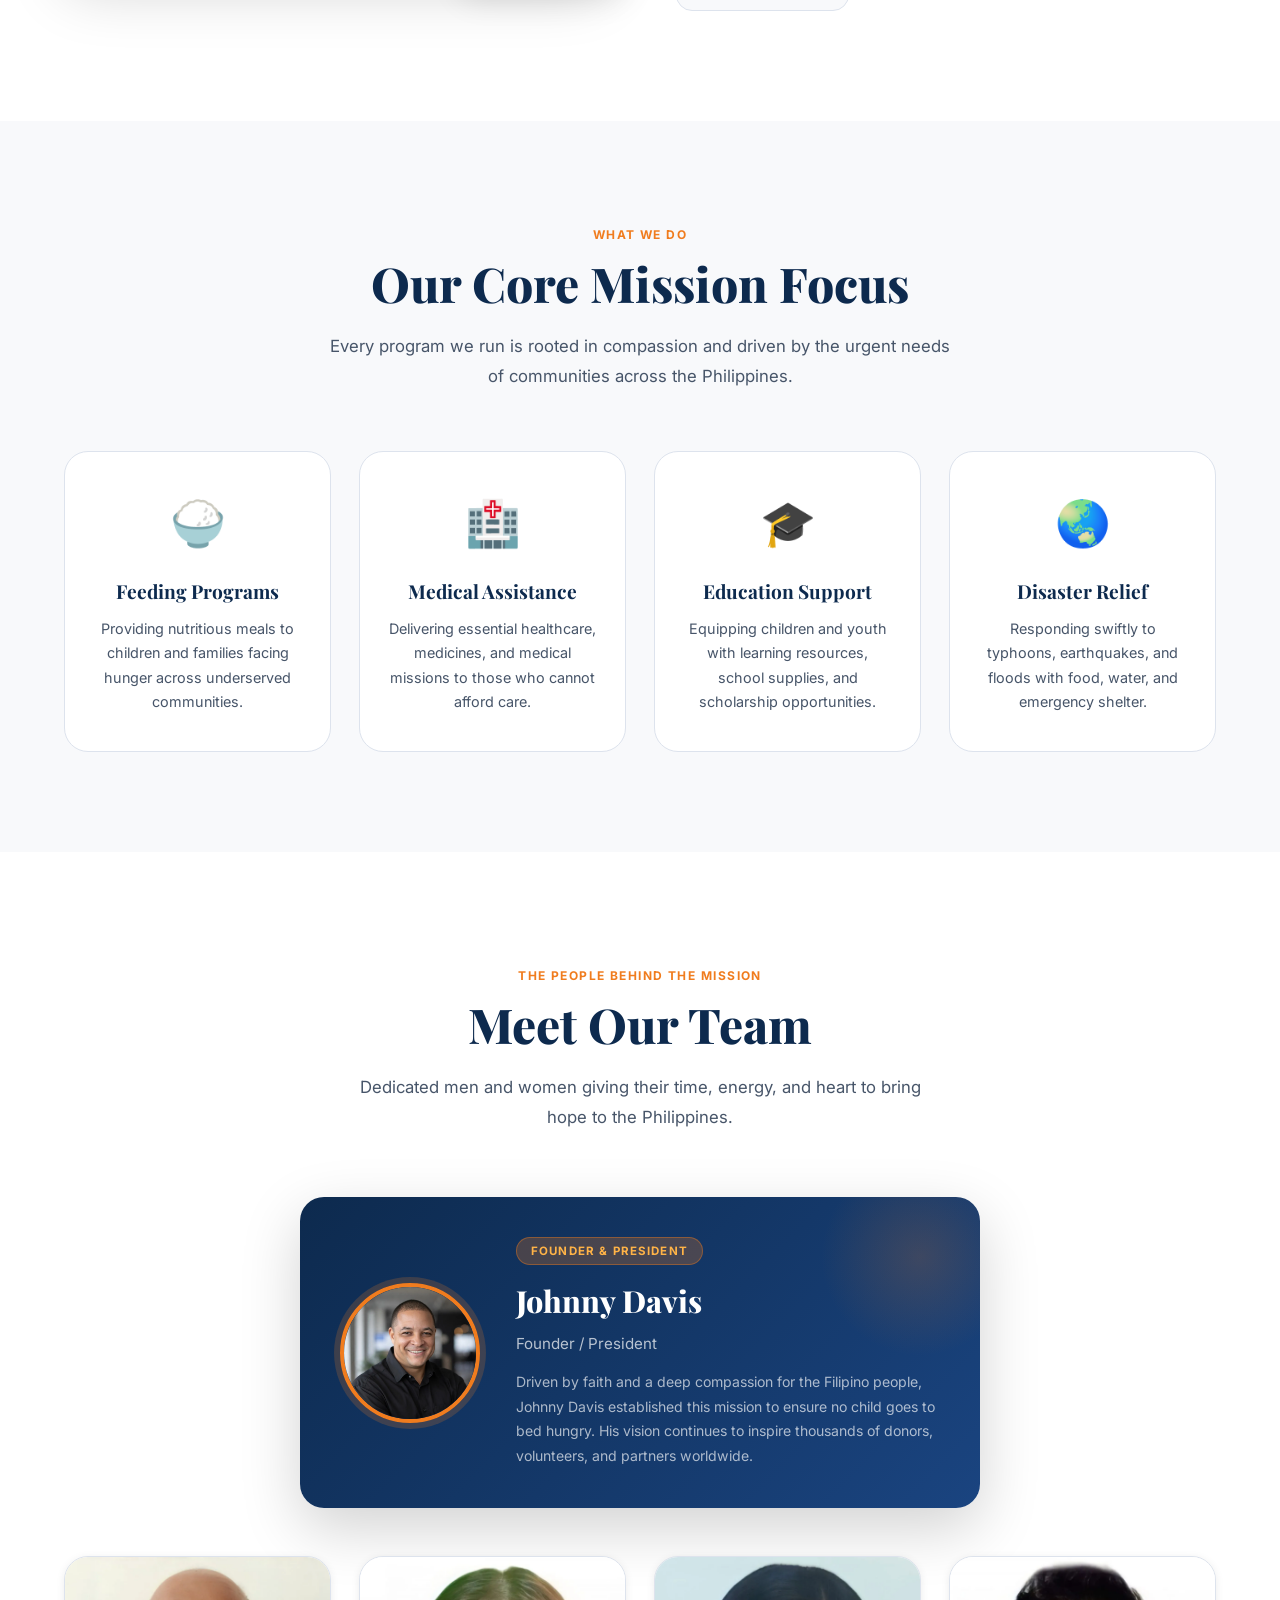
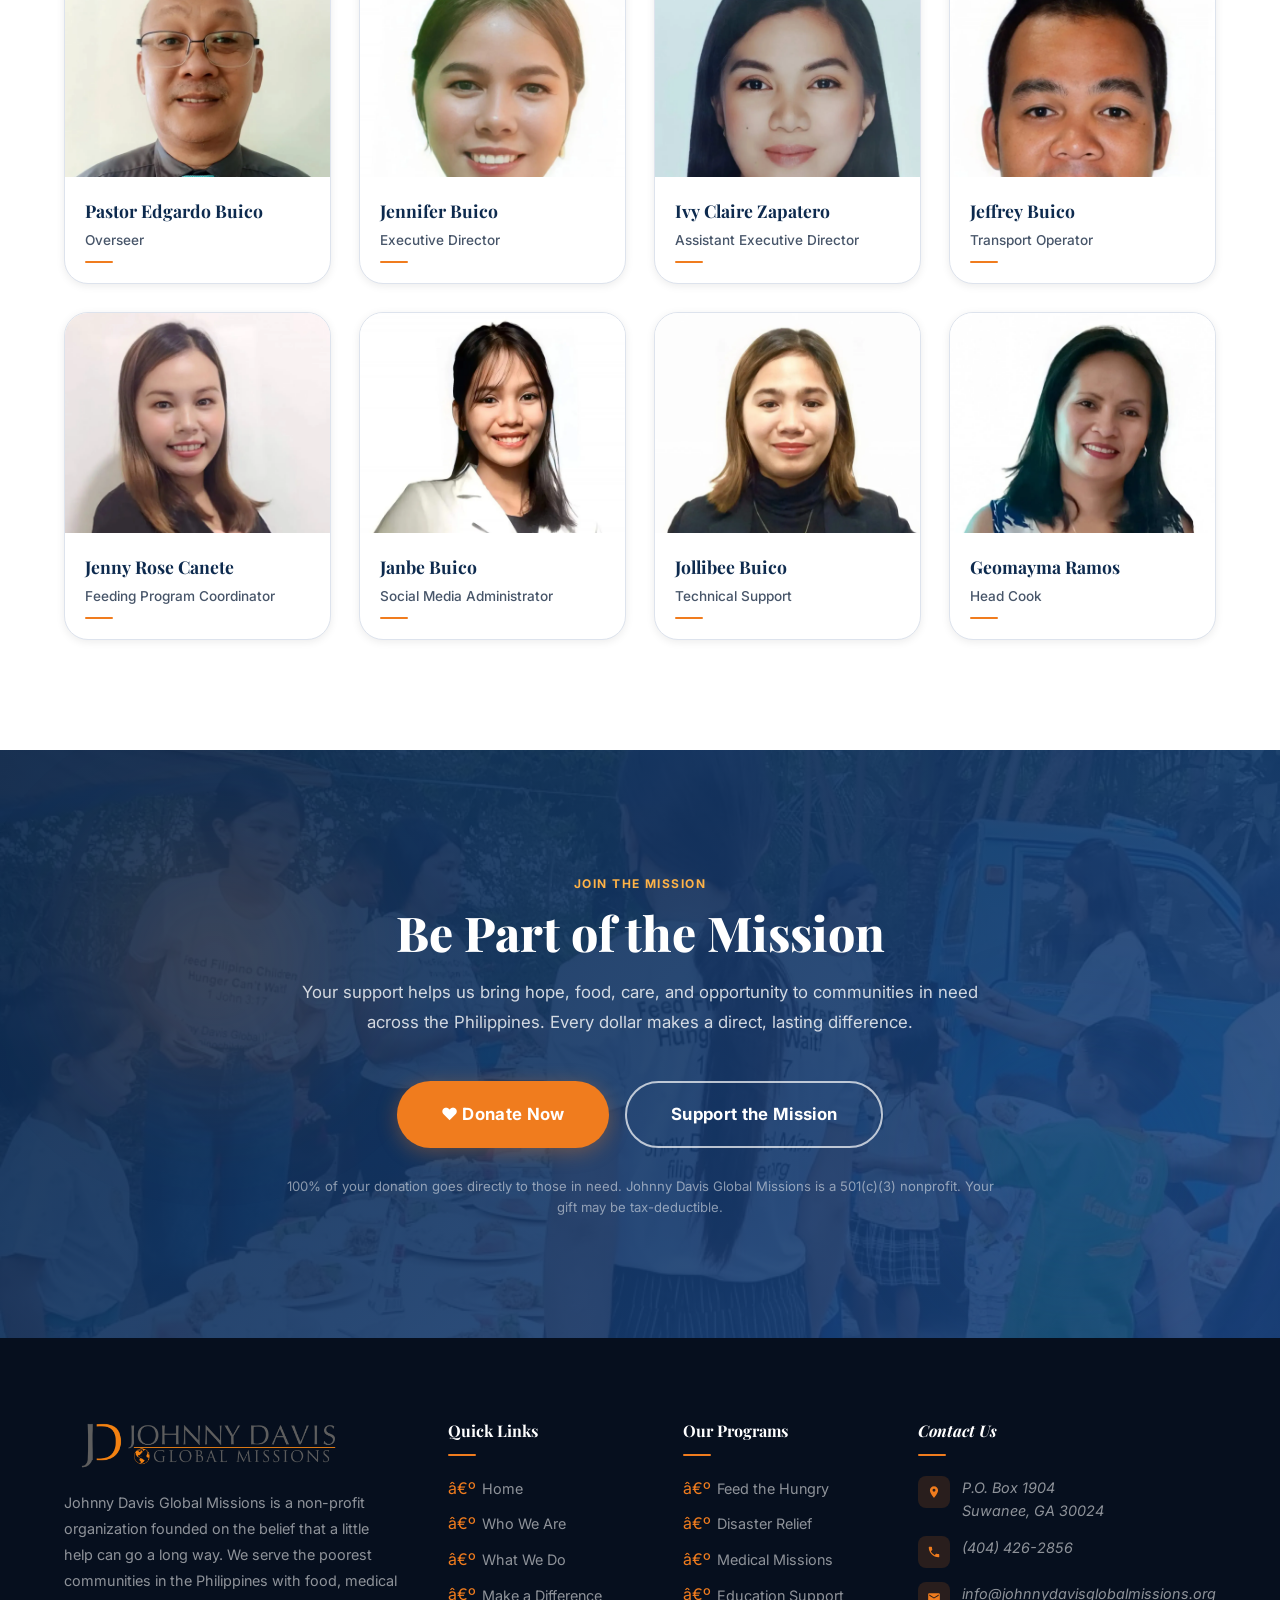
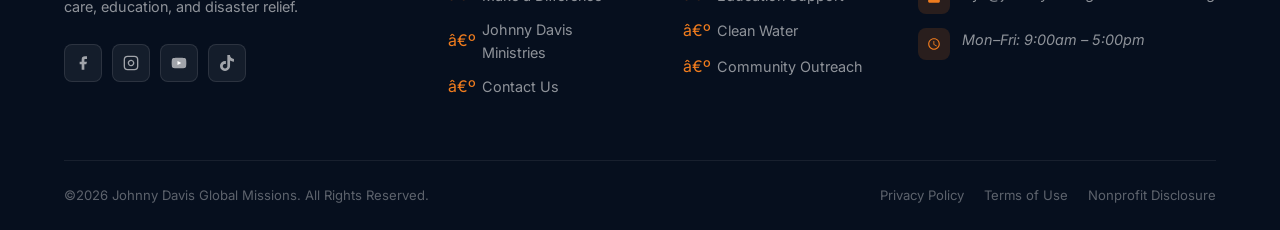
<file: who-we-are.html>
﻿<!DOCTYPE html>
<html lang="en">
<head>
  <meta charset="UTF-8" />
  <meta name="viewport" content="width=device-width, initial-scale=1.0" />
  <meta name="description" content="Who We Are — Johnny Davis Global Missions. Meet the team behind the mission to transform lives and empower communities across the Philippines." />
  <title>Who We Are — Johnny Davis Global Missions</title>

  <!-- Google Fonts -->
  <link rel="preconnect" href="https://fonts.googleapis.com" />
  <link rel="preconnect" href="https://fonts.gstatic.com" crossorigin />
  <link href="https://fonts.googleapis.com/css2?family=Playfair+Display:ital,wght@0,700;0,800;1,700&family=Inter:wght@300;400;500;600;700&display=swap" rel="stylesheet" />

  <link rel="stylesheet" href="style/for_who_we_are.css" />
</head>
<body>

<!-- ============================================================
     NAVIGATION
============================================================ -->
<header id="navbar" role="banner">
  <div class="container">
    <nav class="nav-inner" aria-label="Main navigation">
      <a href="index.html" class="nav-logo" aria-label="Johnny Davis Global Missions Home">
        <img src="images/logo.webp" alt="Johnny Davis Global Missions Logo" />
      </a>

      <ul class="nav-links" role="list">
        <li><a href="index.html">Home</a></li>
        <li><a href="index.html#mission">Mission</a></li>
        <li><a href="index.html#help">How You Can Help</a></li>
        <li><a href="news.html">Blog &amp; News</a></li>
        <li><a href="who-we-are.html" class="active">Who We Are</a></li>
        <li><a href="johnny-davis-ministry.html">Ministry</a></li>
        <li><a href="donationpage.html" class="btn-nav-donate" aria-label="Donate to Johnny Davis Global Missions">&#9829; Donate</a></li>
        <li><a href="contact.html">Contact</a></li>
      </ul>

      <button class="nav-toggle" id="navToggle" aria-label="Toggle mobile menu" aria-expanded="false">
        <span></span><span></span><span></span>
      </button>
    </nav>
  </div>

  <nav class="nav-mobile" id="navMobile" aria-label="Mobile navigation">
    <a href="index.html">Home</a>
    <a href="index.html#mission">Mission</a>
    <a href="index.html#help">How You Can Help</a>
    <a href="news.html">Blog &amp; News</a>
    <a href="who-we-are.html">Who We Are</a>
    <a href="johnny-davis-ministry.html">Ministry</a>
    <a href="contact.html">Contact</a>
    <a href="donationpage.html" class="btn-nav-donate">&#9829; Donate Now</a>
  </nav>
</header>

<a id="stickyDonate" class="btn btn-primary" href="donationpage.html" aria-label="Donate Now">Donate Now</a>


<!-- ============================================================
     HERO
============================================================ -->
<section id="hero" aria-label="Who We Are — Hero">
  <div class="hero-bg" id="heroBg"></div>
  <div class="hero-overlay"></div>

  <!-- Floating ambient particles -->
  <div class="hero-particles" aria-hidden="true">
    <span style="width:180px;height:180px;top:15%;left:8%;--dur:9s;--delay:0s;"></span>
    <span style="width:100px;height:100px;top:60%;left:75%;--dur:7s;--delay:1.5s;"></span>
    <span style="width:140px;height:140px;top:80%;left:20%;--dur:11s;--delay:3s;"></span>
    <span style="width:80px;height:80px;top:30%;left:88%;--dur:8s;--delay:.8s;"></span>
  </div>

  <div class="container">
    <div class="hero-content">
      <div class="hero-badge" aria-label="Non-profit organization">Transforming Lives Since 2017</div>

      <h1 class="hero-headline">
        Who We Are
        <span class="accent">Together We Can Make a Difference</span>
      </h1>

      <p class="hero-sub">
        Bringing hope, food, care, and opportunity to communities in need across the Philippines — powered by faith and fueled by your generosity.
      </p>

      <div class="hero-ctas">
        <a href="donationpage.html" class="btn btn-primary btn-lg">
          &#9829; Donate Here
        </a>
        <a href="#about" class="btn btn-outline btn-lg">
          Learn Our Story
        </a>
      </div>
    </div>
  </div>

  <div class="hero-scroll" onclick="document.getElementById('about').scrollIntoView({behavior:'smooth'})" aria-label="Scroll down">
    <span>Scroll</span>
    <div class="hero-scroll-line"></div>
  </div>
</section>


<!-- ============================================================
     ABOUT SECTION
============================================================ -->
<section id="about" aria-labelledby="about-title">
  <div class="container">
    <div class="about-grid">

      <!-- Image -->
      <div class="about-image-wrap reveal-left">
        <img
          src="images/landingpage/community_outreach.webp"
          alt="Johnny Davis Global Missions community outreach in the Philippines"
          loading="lazy"
        />
        <div class="about-badge">
          <strong>5,000+</strong>
          <span>Lives Touched</span>
        </div>
      </div>

      <!-- Text -->
      <div class="about-text reveal-right">
        <span class="section-label">About Us</span>
        <h2 class="section-title" id="about-title">
          About Johnny Davis<br/>Global Missions
        </h2>

        <p class="about-body">
          Johnny Davis Global Missions is a non-profit organization founded on the belief that
          a little help can go a long way. Our <span class="kw">mission</span> is to help those in need,
          <span class="kw">transforming lives</span> and <span class="kw">empowering communities</span> for
          the Kingdom of God.
        </p>
        <p class="about-body">
          From food and medical care to education and disaster relief, our organization provides
          the necessary resources and support that every child, adult, and community deserves.
          No border is too far, no need too great — because love has no limits.
        </p>

        <!-- Service icon badges -->
        <div class="service-icons" role="list" aria-label="Our services">
          <div class="service-icon-item" role="listitem">
            <span class="si-icon" aria-hidden="true">🍚</span> Food Support
          </div>
          <div class="service-icon-item" role="listitem">
            <span class="si-icon" aria-hidden="true">🏥</span> Medical Aid
          </div>
          <div class="service-icon-item" role="listitem">
            <span class="si-icon" aria-hidden="true">🎓</span> Education
          </div>
          <div class="service-icon-item" role="listitem">
            <span class="si-icon" aria-hidden="true">🌏</span> Disaster Relief
          </div>
        </div>
      </div>

    </div>
  </div>
</section>


<!-- ============================================================
     MISSION HIGHLIGHTS
============================================================ -->
<section id="mission-highlights" aria-labelledby="mh-title">
  <div class="container">

    <header class="mh-header reveal">
      <span class="section-label">What We Do</span>
      <h2 class="section-title" id="mh-title">Our Core Mission Focus</h2>
      <p class="body-text">
        Every program we run is rooted in compassion and driven by the urgent needs of communities
        across the Philippines.
      </p>
    </header>

    <div class="mh-grid">

      <article class="mh-card reveal" style="transition-delay:.05s" aria-label="Feeding Programs">
        <span class="mh-icon mh-icon-feed" role="img" aria-label="Feeding Programs">🍚</span>
        <h3 class="mh-title">Feeding Programs</h3>
        <p class="mh-desc">Providing nutritious meals to children and families facing hunger across underserved communities.</p>
      </article>

      <article class="mh-card reveal" style="transition-delay:.15s" aria-label="Medical Assistance">
        <span class="mh-icon mh-icon-medical" role="img" aria-label="Medical Assistance">🏥</span>
        <h3 class="mh-title">Medical Assistance</h3>
        <p class="mh-desc">Delivering essential healthcare, medicines, and medical missions to those who cannot afford care.</p>
      </article>

      <article class="mh-card reveal" style="transition-delay:.25s" aria-label="Education Support">
        <span class="mh-icon mh-icon-education" role="img" aria-label="Education Support">🎓</span>
        <h3 class="mh-title">Education Support</h3>
        <p class="mh-desc">Equipping children and youth with learning resources, school supplies, and scholarship opportunities.</p>
      </article>

      <article class="mh-card reveal" style="transition-delay:.35s" aria-label="Disaster Relief">
        <span class="mh-icon mh-icon-disaster" role="img" aria-label="Disaster Relief">🌏</span>
        <h3 class="mh-title">Disaster Relief</h3>
        <p class="mh-desc">Responding swiftly to typhoons, earthquakes, and floods with food, water, and emergency shelter.</p>
      </article>

    </div>
  </div>
</section>


<!-- ============================================================
     MEET THE TEAM
============================================================ -->
<section id="team" aria-labelledby="team-title">
  <div class="container">

    <header class="team-header reveal">
      <span class="section-label">The People Behind the Mission</span>
      <h2 class="section-title" id="team-title">Meet Our Team</h2>
      <p class="body-text">
        Dedicated men and women giving their time, energy, and heart to bring hope to the Philippines.
      </p>
    </header>

    <!-- Founder spotlight -->
    <div class="team-founder-wrap reveal">
      <div class="team-founder-card" aria-label="Johnny Davis — Founder and President">
        <div class="founder-photo-wrap">
          <img
            class="founder-photo"
            src="images/who-we-are/Johnny-Davis.webp"
            alt="Johnny Davis — Founder and President of Johnny Davis Global Missions"
            loading="lazy"
          />
        </div>
        <div class="founder-info">
          <span class="founder-label">Founder &amp; President</span>
          <h3>Johnny Davis</h3>
          <p class="founder-role">Founder / President</p>
          <p class="founder-bio">
            Driven by faith and a deep compassion for the Filipino people, Johnny Davis established
            this mission to ensure no child goes to bed hungry. His vision continues to inspire
            thousands of donors, volunteers, and partners worldwide.
          </p>
        </div>
      </div>
    </div>

    <!-- Team grid -->
    <div class="team-grid" role="list" aria-label="Our team members">

      <article class="team-card reveal" style="transition-delay:.05s" role="listitem">
        <div class="team-photo-wrap">
          <img
            class="team-photo"
            src="images/who-we-are/pastor-edgardo-buico.webp"
            alt="Pastor Edgardo Buico — Overseer"
            loading="lazy"
          />
          <div class="team-photo-overlay">
            <span class="team-overlay-role">Overseer</span>
          </div>
        </div>
        <div class="team-info">
          <h3>Pastor Edgardo Buico</h3>
          <p>Overseer</p>
          <div class="team-role-bar"></div>
        </div>
      </article>

      <article class="team-card reveal" style="transition-delay:.10s" role="listitem">
        <div class="team-photo-wrap">
          <img
            class="team-photo"
            src="images/who-we-are/Jennifer-Buico.webp"
            alt="Jennifer Buico — Executive Director"
            loading="lazy"
          />
          <div class="team-photo-overlay">
            <span class="team-overlay-role">Executive Director</span>
          </div>
        </div>
        <div class="team-info">
          <h3>Jennifer Buico</h3>
          <p>Executive Director</p>
          <div class="team-role-bar"></div>
        </div>
      </article>

      <article class="team-card reveal" style="transition-delay:.15s" role="listitem">
        <div class="team-photo-wrap">
          <img
            class="team-photo"
            src="images/who-we-are/Ivy-Claire-Zapatero.webp"
            alt="Ivy Claire Zapatero — Assistant Executive Director"
            loading="lazy"
          />
          <div class="team-photo-overlay">
            <span class="team-overlay-role">Asst. Executive Director</span>
          </div>
        </div>
        <div class="team-info">
          <h3>Ivy Claire Zapatero</h3>
          <p>Assistant Executive Director</p>
          <div class="team-role-bar"></div>
        </div>
      </article>

      <article class="team-card reveal" style="transition-delay:.20s" role="listitem">
        <div class="team-photo-wrap">
          <img
            class="team-photo"
            src="images/who-we-are/Jeffrey-Buico.webp"
            alt="Jeffrey Buico — Transport Operator"
            loading="lazy"
          />
          <div class="team-photo-overlay">
            <span class="team-overlay-role">Transport Operator</span>
          </div>
        </div>
        <div class="team-info">
          <h3>Jeffrey Buico</h3>
          <p>Transport Operator</p>
          <div class="team-role-bar"></div>
        </div>
      </article>

      <article class="team-card reveal" style="transition-delay:.25s" role="listitem">
        <div class="team-photo-wrap">
          <img
            class="team-photo"
            src="images/who-we-are/Jenny-Rose-Canete.webp"
            alt="Jenny Rose Canete — Feeding Program Coordinator"
            loading="lazy"
          />
          <div class="team-photo-overlay">
            <span class="team-overlay-role">Feeding Program Coordinator</span>
          </div>
        </div>
        <div class="team-info">
          <h3>Jenny Rose Canete</h3>
          <p>Feeding Program Coordinator</p>
          <div class="team-role-bar"></div>
        </div>
      </article>

      <article class="team-card reveal" style="transition-delay:.30s" role="listitem">
        <div class="team-photo-wrap">
          <img
            class="team-photo"
            src="images/who-we-are/Janbe-Buico.webp"
            alt="Janbe Buico — Social Media Administrator"
            loading="lazy"
          />
          <div class="team-photo-overlay">
            <span class="team-overlay-role">Social Media Admin</span>
          </div>
        </div>
        <div class="team-info">
          <h3>Janbe Buico</h3>
          <p>Social Media Administrator</p>
          <div class="team-role-bar"></div>
        </div>
      </article>

      <article class="team-card reveal" style="transition-delay:.35s" role="listitem">
        <div class="team-photo-wrap">
          <img
            class="team-photo"
            src="images/who-we-are/Jollibee-Buico.webp"
            alt="Jollibee Buico — Technical Support"
            loading="lazy"
          />
          <div class="team-photo-overlay">
            <span class="team-overlay-role">Technical Support</span>
          </div>
        </div>
        <div class="team-info">
          <h3>Jollibee Buico</h3>
          <p>Technical Support</p>
          <div class="team-role-bar"></div>
        </div>
      </article>

      <article class="team-card reveal" style="transition-delay:.40s" role="listitem">
        <div class="team-photo-wrap">
          <img
            class="team-photo"
            src="images/who-we-are/Geomayma-Ramos.webp"
            alt="Geomayma Ramos — Head Cook"
            loading="lazy"
          />
          <div class="team-photo-overlay">
            <span class="team-overlay-role">Head Cook</span>
          </div>
        </div>
        <div class="team-info">
          <h3>Geomayma Ramos</h3>
          <p>Head Cook</p>
          <div class="team-role-bar"></div>
        </div>
      </article>

    </div>
  </div>
</section>


<!-- ============================================================
     DONATION CTA
============================================================ -->
<section id="donate-cta" aria-labelledby="donate-cta-title">
  <div class="donate-cta-bg" aria-hidden="true"></div>
  <div class="donate-cta-overlay" aria-hidden="true"></div>

  <!-- Animated glow blobs -->
  <div class="cta-glow" style="width:300px;height:300px;top:10%;left:5%;background:radial-gradient(circle,rgba(240,124,30,.18),transparent);--dur:12s;" aria-hidden="true"></div>
  <div class="cta-glow" style="width:250px;height:250px;bottom:8%;right:6%;background:radial-gradient(circle,rgba(37,99,168,.3),transparent);--dur:9s;" aria-hidden="true"></div>

  <div class="container">
    <div class="donate-cta-content reveal">
      <span class="section-label">Join the Mission</span>
      <h2 class="section-title white" id="donate-cta-title">Be Part of the Mission</h2>
      <p class="body-text white">
        Your support helps us bring hope, food, care, and opportunity to communities in need
        across the Philippines. Every dollar makes a direct, lasting difference.
      </p>

      <div class="donate-cta-btns">
        <a href="donationpage.html" class="btn btn-primary btn-lg pulse-cta">
          &#9829; Donate Now
        </a>
        <a href="donationpage.html" class="btn btn-outline btn-lg">
          Support the Mission
        </a>
      </div>

      <p class="impact-note">
        100% of your donation goes directly to those in need. Johnny Davis Global Missions is a 501(c)(3) nonprofit.
        Your gift may be tax-deductible.
      </p>
    </div>
  </div>
</section>


<!-- ============================================================
     FOOTER
============================================================ -->
<footer id="footer" role="contentinfo">
  <div class="container">
    <div class="footer-grid">

      <!-- Brand -->
      <div class="footer-brand">
        <img src="images/logo.webp" alt="Johnny Davis Global Missions Logo" />
        <p>
          Johnny Davis Global Missions is a non-profit organization founded on the belief that
          a little help can go a long way. We serve the poorest communities in the Philippines
          with food, medical care, education, and disaster relief.
        </p>
        <div class="footer-socials" aria-label="Social media links">
          <a href="https://www.facebook.com/GlobalMissions55" class="social-icon" aria-label="Facebook" target="_blank" rel="noopener noreferrer">
            <svg xmlns="http://www.w3.org/2000/svg" width="16" height="16" viewBox="0 0 24 24" fill="currentColor" aria-hidden="true"><path d="M18 2h-3a5 5 0 0 0-5 5v3H7v4h3v8h4v-8h3l1-4h-4V7a1 1 0 0 1 1-1h3z"/></svg>
          </a>
          <a href="https://www.instagram.com/globalmissions50/" class="social-icon" aria-label="Instagram" target="_blank" rel="noopener noreferrer">
            <svg xmlns="http://www.w3.org/2000/svg" width="16" height="16" viewBox="0 0 24 24" fill="none" stroke="currentColor" stroke-width="2" aria-hidden="true"><rect x="2" y="2" width="20" height="20" rx="5" ry="5"/><path d="M16 11.37A4 4 0 1 1 12.63 8 4 4 0 0 1 16 11.37z"/><line x1="17.5" y1="6.5" x2="17.51" y2="6.5"/></svg>
          </a>
          <a href="https://www.youtube.com/@johnnydavisministries" class="social-icon" aria-label="YouTube" target="_blank" rel="noopener noreferrer">
            <svg xmlns="http://www.w3.org/2000/svg" width="16" height="16" viewBox="0 0 24 24" fill="currentColor" aria-hidden="true"><path d="M22.54 6.42a2.78 2.78 0 0 0-1.95-1.96C18.88 4 12 4 12 4s-6.88 0-8.59.46a2.78 2.78 0 0 0-1.95 1.96A29 29 0 0 0 1 12a29 29 0 0 0 .46 5.58A2.78 2.78 0 0 0 3.41 19.6C5.12 20 12 20 12 20s6.88 0 8.59-.46a2.78 2.78 0 0 0 1.95-1.95A29 29 0 0 0 23 12a29 29 0 0 0-.46-5.58z"/><polygon points="9.75 15.02 15.5 12 9.75 8.98 9.75 15.02" fill="white"/></svg>
          </a>
          <a href="https://www.tiktok.com/@johnnydavisministries" class="social-icon" aria-label="TikTok" target="_blank" rel="noopener noreferrer">
            <svg xmlns="http://www.w3.org/2000/svg" width="16" height="16" viewBox="0 0 24 24" fill="currentColor" aria-hidden="true"><path d="M12.525.02c1.31-.02 2.61-.01 3.91-.02.08 1.53.63 3.09 1.75 4.17 1.12 1.11 2.7 1.62 4.24 1.79v4.03c-1.44-.05-2.89-.35-4.2-.97-.57-.26-1.1-.59-1.62-.93-.01 2.92.01 5.84-.02 8.75-.08 1.4-.54 2.79-1.35 3.94-1.31 1.92-3.58 3.17-5.91 3.21-1.43.08-2.86-.31-4.08-1.03-2.02-1.19-3.44-3.37-3.65-5.71-.02-.5-.03-1-.01-1.49.18-1.9 1.12-3.72 2.58-4.96 1.66-1.44 3.98-2.13 6.15-1.72.02 1.48-.04 2.96-.04 4.44-.99-.32-2.15-.23-3.02.37-.63.41-1.11 1.04-1.36 1.75-.21.51-.15 1.07-.14 1.61.24 1.64 1.82 3.02 3.5 2.87 1.12-.01 2.19-.66 2.77-1.61.19-.33.4-.67.41-1.06.1-1.79.06-3.57.07-5.36.01-4.03-.01-8.05.02-12.07z"/></svg>
          </a>
        </div>
      </div>

      <!-- Quick Links -->
      <nav aria-label="Footer navigation">
        <h3 class="footer-heading">Quick Links</h3>
        <ul class="footer-links" role="list">
          <li><a href="index.html">Home</a></li>
          <li><a href="who-we-are.html">Who We Are</a></li>
          <li><a href="index.html#help">What We Do</a></li>
          <li><a href="donationpage.html">Make a Difference</a></li>
          <li><a href="https://johnnydavisministries.org" target="_blank" rel="noopener noreferrer">Johnny Davis Ministries</a></li>
          <li><a href="contact.html">Contact Us</a></li>
        </ul>
      </nav>

      <!-- Programs -->
      <nav aria-label="Programs navigation">
        <h3 class="footer-heading">Our Programs</h3>
        <ul class="footer-links" role="list">
          <li><a href="index.html#urgency">Feed the Hungry</a></li>
          <li><a href="index.html#disaster">Disaster Relief</a></li>
          <li><a href="index.html#help">Medical Missions</a></li>
          <li><a href="index.html#help">Education Support</a></li>
          <li><a href="index.html#help">Clean Water</a></li>
          <li><a href="index.html#help">Community Outreach</a></li>
        </ul>
      </nav>

      <!-- Contact -->
      <address>
        <h3 class="footer-heading">Contact Us</h3>
        <div class="footer-contact">
          <div class="contact-row">
            <div class="contact-icon" aria-hidden="true">
              <svg xmlns="http://www.w3.org/2000/svg" width="14" height="14" viewBox="0 0 24 24" fill="currentColor"><path d="M12 2C8.13 2 5 5.13 5 9c0 5.25 7 13 7 13s7-7.75 7-13c0-3.87-3.13-7-7-7zm0 9.5a2.5 2.5 0 0 1 0-5 2.5 2.5 0 0 1 0 5z"/></svg>
            </div>
            <span>P.O. Box 1904<br/>Suwanee, GA 30024</span>
          </div>
          <div class="contact-row">
            <div class="contact-icon" aria-hidden="true">
              <svg xmlns="http://www.w3.org/2000/svg" width="14" height="14" viewBox="0 0 24 24" fill="currentColor"><path d="M6.62 10.79c1.44 2.83 3.76 5.14 6.59 6.59l2.2-2.2c.27-.27.67-.36 1.02-.24 1.12.37 2.33.57 3.57.57.55 0 1 .45 1 1V20c0 .55-.45 1-1 1-9.39 0-17-7.61-17-17 0-.55.45-1 1-1h3.5c.55 0 1 .45 1 1 0 1.25.2 2.45.57 3.57.11.35.03.74-.25 1.02l-2.2 2.2z"/></svg>
            </div>
            <a href="tel:+14044262856">(404) 426-2856</a>
          </div>
          <div class="contact-row">
            <div class="contact-icon" aria-hidden="true">
              <svg xmlns="http://www.w3.org/2000/svg" width="14" height="14" viewBox="0 0 24 24" fill="currentColor"><path d="M20 4H4c-1.1 0-1.99.9-1.99 2L2 18c0 1.1.9 2 2 2h16c1.1 0 2-.9 2-2V6c0-1.1-.9-2-2-2zm0 4l-8 5-8-5V6l8 5 8-5v2z"/></svg>
            </div>
            <a href="mailto:info@johnnydavisglobalmissions.org">info@johnnydavisglobalmissions.org</a>
          </div>
          <div class="contact-row">
            <div class="contact-icon" aria-hidden="true">
              <svg xmlns="http://www.w3.org/2000/svg" width="14" height="14" viewBox="0 0 24 24" fill="currentColor"><path d="M11.99 2C6.47 2 2 6.48 2 12s4.47 10 9.99 10C17.52 22 22 17.52 22 12S17.52 2 11.99 2zM12 20c-4.42 0-8-3.58-8-8s3.58-8 8-8 8 3.58 8 8-3.58 8-8 8zm.5-13H11v6l5.25 3.15.75-1.23-4.5-2.67V7z"/></svg>
            </div>
            <span>Mon–Fri: 9:00am – 5:00pm</span>
          </div>
        </div>
      </address>

    </div>

    <div class="footer-bottom">
      <p class="footer-copy">
        &copy;2026 Johnny Davis Global Missions. All Rights Reserved.
      </p>
      <nav class="footer-legal" aria-label="Legal navigation">
        <a href="#">Privacy Policy</a>
        <a href="#">Terms of Use</a>
        <a href="#">Nonprofit Disclosure</a>
      </nav>
    </div>
  </div>
</footer>

<script src="./js/for_who_we_are.js"></script>

</body>
</html>
</file>
<file: style/for_index.css>
/* ============================================================
   CSS CUSTOM PROPERTIES
============================================================ */
:root {
  --blue-dark:    #0d2a4e;
  --blue-mid:     #1a4480;
  --blue-light:   #2563a8;
  --orange:       #f07c1e;
  --orange-dark:  #d96712;
  --orange-light: #ffb347;
  --white:        #ffffff;
  --gray-50:      #f8f9fb;
  --gray-100:     #eef1f6;
  --gray-200:     #dde3ed;
  --gray-400:     #94a3b8;
  --gray-600:     #475569;
  --gray-800:     #1e293b;
  --text:         #1e293b;
  --radius-sm:    8px;
  --radius-md:    16px;
  --radius-lg:    24px;
  --shadow-sm:    0 2px 8px rgba(0,0,0,.08);
  --shadow-md:    0 8px 32px rgba(0,0,0,.12);
  --shadow-lg:    0 20px 60px rgba(0,0,0,.18);
  --transition:   .3s cubic-bezier(.4,0,.2,1);
  --max-w:        1200px;
}

/* ============================================================
   RESET & BASE
============================================================ */
*, *::before, *::after { box-sizing: border-box; margin: 0; padding: 0; }
html { scroll-behavior: smooth; font-size: 16px; }
body {
  font-family: 'Inter', sans-serif;
  color: var(--text);
  background: var(--white);
  overflow-x: hidden;
  line-height: 1.6;
}
img { max-width: 100%; display: block; }
a { text-decoration: none; color: inherit; }
ul { list-style: none; }

/* ============================================================
   UTILITY
============================================================ */
.container { max-width: var(--max-w); margin: 0 auto; padding: 0 24px; }
.section-label {
  display: inline-block;
  font-size: .75rem;
  font-weight: 700;
  letter-spacing: .12em;
  text-transform: uppercase;
  color: var(--orange);
  margin-bottom: 12px;
}
.section-title {
  font-family: 'Playfair Display', serif;
  font-size: clamp(2rem, 4vw, 3rem);
  font-weight: 800;
  color: var(--blue-dark);
  line-height: 1.15;
  margin-bottom: 20px;
}
.section-title.white { color: var(--white); }
.body-text { font-size: 1.05rem; color: var(--gray-600); line-height: 1.8; }
.body-text.white { color: rgba(255,255,255,.85); }

/* Buttons */
.btn {
  display: inline-flex;
  align-items: center;
  gap: 8px;
  padding: 14px 32px;
  border-radius: 50px;
  font-weight: 700;
  font-size: .95rem;
  letter-spacing: .02em;
  cursor: pointer;
  border: none;
  transition: var(--transition);
  text-decoration: none;
  white-space: nowrap;
}
.btn-primary {
  background: var(--orange);
  color: var(--white);
  box-shadow: 0 4px 20px rgba(240,124,30,.35);
}
.btn-primary:hover {
  background: var(--orange-dark);
  transform: translateY(-2px);
  box-shadow: 0 8px 30px rgba(240,124,30,.5);
}
.btn-outline {
  background: transparent;
  color: var(--white);
  border: 2px solid rgba(255,255,255,.7);
}
.btn-outline:hover {
  background: rgba(255,255,255,.12);
  border-color: var(--white);
  transform: translateY(-2px);
}
.btn-blue {
  background: var(--blue-dark);
  color: var(--white);
  box-shadow: 0 4px 20px rgba(13,42,78,.25);
}
.btn-blue:hover {
  background: var(--blue-mid);
  transform: translateY(-2px);
}
.btn-lg { padding: 18px 44px; font-size: 1.05rem; }

#watchMissionBtn {
  position: relative;
  overflow: hidden;
  z-index: 1;
}
#watchMissionBtn::before {
  content: '';
  position: absolute;
  inset: 0;
  background: linear-gradient(135deg, rgba(255,255,255,.08), rgba(0,0,0,.15));
  opacity: 0;
  transition: opacity .3s ease;
}
#watchMissionBtn:hover::before {
  opacity: 1;
}

/* Scroll reveal */
.reveal {
  opacity: 0;
  transform: translateY(32px);
  transition: opacity .7s ease, transform .7s ease;
}
.reveal.visible {
  opacity: 1;
  transform: translateY(0);
}
.reveal-left {
  opacity: 0;
  transform: translateX(-40px);
  transition: opacity .7s ease, transform .7s ease;
}
.reveal-left.visible { opacity: 1; transform: translateX(0); }

.reveal-right {
  opacity: 0;
  transform: translateX(40px);
  transition: opacity .7s ease, transform .7s ease;
}
.reveal-right.visible { opacity: 1; transform: translateX(0); }

/* parallax hero */
#hero { overflow: hidden; position: relative; }
.hero-bg { transition: transform 0.2s ease-out; }

/* sticky donate button */
#stickyDonate {
  position: fixed;
  right: 20px;
  bottom: 20px;
  z-index: 1200;
  padding: 14px 18px;
  border-radius: 999px;
  font-size: 0.95rem;
  letter-spacing: .05em;
  transform: translateY(0);
  animation: pulseButton 2.4s ease-in-out infinite;
  box-shadow: 0 10px 24px rgba(0,0,0,.25);
  transition: transform .25s ease, box-shadow .25s ease;
}
#stickyDonate:hover {
  transform: translateY(-2px);
  box-shadow: 0 14px 30px rgba(0,0,0,.35);
}

@keyframes pulseButton {
  0%, 100% { transform: translateY(0); }
  50% { transform: translateY(-2px); }
}

/* impact counters */
.counter-grid {
  display: grid;
  grid-template-columns: repeat(auto-fit, minmax(170px, 1fr));
  gap: 20px;
  text-align: center;
  align-items: center;
  max-width: 1100px;
  margin: 0 auto;
}
.counter-item {
  background: rgba(255,255,255,.08);
  border: 1px solid rgba(255,255,255,.12);
  border-radius: var(--radius-lg);
  padding: 22px 16px;
  transition: transform .3s ease, background .3s ease;
  backdrop-filter: blur(8px);
}
.counter-item:hover {
  transform: translateY(-4px);
  background: rgba(255,255,255,.15);
}
.counter-value {
  font-family: 'Playfair Display', serif;
  font-size: clamp(1.7rem, 3vw, 2.8rem);
  color: var(--orange-light);
  font-weight: 800;
}

/* cards and clickable enhancements */
.help-card {
  transition: transform .35s ease, box-shadow .35s ease, border-color .35s ease;
  cursor: pointer;
}
.help-card:hover {
  transform: translateY(-12px);
  box-shadow: 0 22px 40px rgba(0,0,0,.25);
  border-color: var(--orange);
}
.help-card:hover .help-card-icon, .help-card:hover .help-card-link {
  transform: translateX(2px);
}

.testimonial-carousel {
  display: flex;
  overflow-x: auto;
  scroll-snap-type: x mandatory;
  gap: 18px;
  padding-bottom: 12px;
  -webkit-overflow-scrolling: touch;
}
.testimonial-card {
  min-width: 270px;
  max-width: 350px;
  scroll-snap-align: center;
  flex: 0 0 auto;
}

.video-fallback a { text-decoration: underline; }

/* donation highlight section */
#donation-highlight {
  background: linear-gradient(135deg, rgba(255,121,0,.92), rgba(13,42,78,.93));
  color: #fff;
  padding: 48px 18px;
  text-align: center;
  border-radius: var(--radius-lg);
  max-width: 1100px;
  margin: 40px auto 24px;
}
#donation-highlight .highlight-text { font-size: clamp(1.1rem, 2vw, 1.5rem); }
#donation-highlight .highlight-amount { font-family: 'Playfair Display', serif; font-size: clamp(2.1rem, 4vw, 3rem); font-weight: 900; margin: 12px 0; }

@media (max-width: 768px) {
  #stickyDonate { right: 10px; bottom: 12px; }
  .counter-grid { grid-template-columns: repeat(2, minmax(120px, 1fr)); }
}
@media (max-width: 480px) {
  #stickyDonate { right: 8px; bottom: 10px; padding: 12px 14px; font-size: 0.82rem; }
  .counter-grid { grid-template-columns: 1fr; }
}

/* ============================================================
   NAVIGATION
============================================================ */
#navbar {
  position: fixed;
  top: 0; left: 0; right: 0;
  z-index: 1000;
  background: rgba(13,42,78,.97);
  backdrop-filter: blur(16px);
  -webkit-backdrop-filter: blur(16px);
  border-bottom: 1px solid rgba(255,255,255,.06);
  transition: box-shadow var(--transition);
}
#navbar.scrolled { box-shadow: 0 4px 32px rgba(0,0,0,.3); }
.nav-inner {
  display: flex;
  align-items: center;
  justify-content: space-between;
  height: 72px;
  gap: 24px;
}
.nav-logo {
  display: flex;
  align-items: center;
  gap: 10px;
  flex-shrink: 0;
}
.nav-logo img {
  height: 48px;
  width: auto;
  object-fit: contain;
}
.nav-links {
  display: flex;
  align-items: center;
  gap: 4px;
}
.nav-links a {
  color: rgba(255,255,255,.82);
  font-size: .9rem;
  font-weight: 500;
  padding: 8px 14px;
  border-radius: 6px;
  transition: var(--transition);
}
.nav-links a:hover { color: var(--white); background: rgba(255,255,255,.08); }
.nav-links .btn-nav-donate {
  background: var(--orange);
  color: var(--white);
  font-weight: 700;
  padding: 9px 20px;
  border-radius: 50px;
  margin-left: 8px;
  box-shadow: 0 2px 12px rgba(240,124,30,.4);
}
.nav-links .btn-nav-donate:hover {
  background: var(--orange-dark);
  transform: translateY(-1px);
  box-shadow: 0 4px 18px rgba(240,124,30,.55);
}

/* Hamburger */
.nav-toggle {
  display: none;
  flex-direction: column;
  gap: 5px;
  cursor: pointer;
  padding: 6px;
  border: none;
  background: none;
  z-index: 1100;
}
.nav-toggle span {
  display: block;
  width: 26px;
  height: 2px;
  background: var(--white);
  border-radius: 2px;
  transition: var(--transition);
}
.nav-toggle.open span:nth-child(1) { transform: translateY(7px) rotate(45deg); }
.nav-toggle.open span:nth-child(2) { opacity: 0; }
.nav-toggle.open span:nth-child(3) { transform: translateY(-7px) rotate(-45deg); }

/* Mobile menu */
.nav-mobile {
  display: none;
  flex-direction: column;
  background: var(--blue-dark);
  padding: 12px 24px 24px;
  border-top: 1px solid rgba(255,255,255,.08);
}
.nav-mobile.open { display: flex; }
.nav-mobile a {
  color: rgba(255,255,255,.85);
  font-size: 1rem;
  font-weight: 500;
  padding: 14px 0;
  border-bottom: 1px solid rgba(255,255,255,.07);
  transition: color var(--transition);
}
.nav-mobile a:last-child { border-bottom: none; }
.nav-mobile a:hover { color: var(--orange); }
.nav-mobile .btn-nav-donate {
  margin-top: 16px;
  background: var(--orange);
  color: var(--white);
  border-radius: 50px;
  padding: 14px 24px;
  font-weight: 700;
  text-align: center;
  border-bottom: none;
}

/* ============================================================
   HERO
============================================================ */
#hero {
  position: relative;
  min-height: 100vh;
  display: flex;
  align-items: center;
  overflow: hidden;
  padding-top: 72px;
}
.hero-bg {
  position: absolute;
  inset: 0;
  background-image: url('../images/landingpage/landing.webp');
  background-size: cover;
  background-position: center 30%;
  transform: scale(1.04);
  transition: transform 8s ease-out;
}
.hero-bg.loaded { transform: scale(1); }
.hero-overlay {
  position: absolute;
  inset: 0;
  background: linear-gradient(
    105deg,
    rgba(13,42,78,.88) 0%,
    rgba(13,42,78,.72) 50%,
    rgba(13,42,78,.35) 100%
  );
}
.hero-content {
  position: relative;
  z-index: 2;
  max-width: 680px;
  padding: 80px 0;
}
.hero-badge {
  display: inline-flex;
  align-items: center;
  gap: 8px;
  background: rgba(240,124,30,.2);
  border: 1px solid rgba(240,124,30,.4);
  border-radius: 50px;
  padding: 6px 16px;
  font-size: .8rem;
  font-weight: 700;
  letter-spacing: .08em;
  text-transform: uppercase;
  color: var(--orange-light);
  margin-bottom: 24px;
}
.hero-badge::before {
  content: '';
  width: 8px; height: 8px;
  background: var(--orange);
  border-radius: 50%;
  animation: pulse 2s infinite;
}
@keyframes pulse {
  0%, 100% { opacity: 1; transform: scale(1); }
  50% { opacity: .6; transform: scale(1.4); }
}
.hero-headline {
  font-family: 'Playfair Display', serif;
  font-size: clamp(2.8rem, 6vw, 5rem);
  font-weight: 800;
  color: var(--white);
  line-height: 1.08;
  margin-bottom: 12px;
}
.hero-headline .accent {
  font-style: italic;
  color: var(--orange-light);
  display: block;
}
.hero-sub {
  font-size: clamp(1rem, 2vw, 1.2rem);
  color: rgba(255,255,255,.85);
  line-height: 1.7;
  margin-bottom: 40px;
  max-width: 520px;
}
.hero-ctas {
  display: flex;
  flex-wrap: wrap;
  gap: 16px;
  margin-bottom: 56px;
}
.hero-stats {
  display: flex;
  flex-wrap: wrap;
  gap: 32px;
}
.hero-stat {
  display: flex;
  flex-direction: column;
}
.hero-stat strong {
  font-family: 'Playfair Display', serif;
  font-size: 2rem;
  font-weight: 800;
  color: var(--orange-light);
  line-height: 1;
}
.hero-stat span {
  font-size: .8rem;
  color: rgba(255,255,255,.65);
  text-transform: uppercase;
  letter-spacing: .07em;
  margin-top: 4px;
}
.hero-scroll {
  position: absolute;
  bottom: 36px;
  left: 50%;
  transform: translateX(-50%);
  z-index: 2;
  display: flex;
  flex-direction: column;
  align-items: center;
  gap: 8px;
  color: rgba(255,255,255,.5);
  font-size: .72rem;
  letter-spacing: .1em;
  text-transform: uppercase;
  cursor: pointer;
}
.hero-scroll-line {
  width: 1px;
  height: 40px;
  background: linear-gradient(to bottom, rgba(255,255,255,.5), transparent);
  animation: scrollBob 2s ease-in-out infinite;
}
@keyframes scrollBob {
  0%, 100% { transform: scaleY(1); opacity: 1; }
  50% { transform: scaleY(.7); opacity: .5; }
}

/* ============================================================
   VIDEO MODAL
============================================================ */
.modal-overlay {
  position: fixed;
  inset: 0;
  background: rgba(0,0,0,.88);
  z-index: 9999;
  display: none;
  align-items: center;
  justify-content: center;
  padding: 24px;
}
.modal-overlay.open { display: flex; }
.modal-box {
  position: relative;
  width: 100%;
  max-width: 900px;
  background: #000;
  border-radius: var(--radius-md);
  overflow: hidden;
}
.modal-box iframe {
  display: block;
  width: 100%;
  aspect-ratio: 16/9;
  border: none;
}
.video-fallback {
  background: rgba(0,0,0,.85);
  color: #fff;
  padding: 18px;
  text-align: center;
  border-top: 1px solid rgba(255,255,255,.15);
}
.video-fallback p {
  margin: 0 0 8px;
  font-size: 0.95rem;
}
.video-fallback a {
  color: var(--orange);
  font-weight: 700;
}
.modal-close {
  position: absolute;
  top: -44px;
  right: 0;
  background: none;
  border: none;
  color: var(--white);
  font-size: 1.8rem;
  cursor: pointer;
  line-height: 1;
  opacity: .8;
  transition: opacity var(--transition);
}
.modal-close:hover { opacity: 1; }

/* ============================================================
   MISSION SECTION
============================================================ */
#mission {
  padding: 100px 0;
  background: var(--white);
}
.mission-grid {
  display: grid;
  grid-template-columns: 1fr 1fr;
  gap: 80px;
  align-items: center;
}
.mission-image-wrap {
  position: relative;
}
.mission-image-wrap img {
  width: 100%;
  height: 520px;
  object-fit: cover;
  border-radius: var(--radius-lg);
  box-shadow: var(--shadow-lg);
}
.mission-badge {
  position: absolute;
  bottom: -20px;
  right: -20px;
  background: var(--orange);
  color: var(--white);
  border-radius: var(--radius-md);
  padding: 20px 24px;
  box-shadow: var(--shadow-md);
  text-align: center;
}
.mission-badge strong {
  display: block;
  font-family: 'Playfair Display', serif;
  font-size: 2.4rem;
  font-weight: 800;
  line-height: 1;
}
.mission-badge span {
  font-size: .75rem;
  font-weight: 600;
  text-transform: uppercase;
  letter-spacing: .08em;
  opacity: .9;
}
.mission-text { padding-left: 20px; }
.mission-pillars {
  display: flex;
  flex-wrap: wrap;
  gap: 12px;
  margin-top: 32px;
}
.pillar-tag {
  display: inline-flex;
  align-items: center;
  gap: 8px;
  background: var(--gray-50);
  border: 1px solid var(--gray-200);
  border-radius: 50px;
  padding: 8px 18px;
  font-size: .85rem;
  font-weight: 600;
  color: var(--blue-dark);
}
.pillar-tag svg { color: var(--orange); flex-shrink: 0; }

/* ============================================================
   URGENCY SECTION
============================================================ */
#urgency {
  position: relative;
  padding: 0;
  overflow: hidden;
}
.urgency-bg {
  position: absolute;
  inset: 0;
  background-image: url("../images/landingpage/hunger_can't_wait_this_is_the_moment.webp");
  background-size: cover;
  background-position: center;
}
.urgency-overlay {
  position: absolute;
  inset: 0;
  background: linear-gradient(135deg, rgba(13,42,78,.95) 0%, rgba(13,42,78,.82) 100%);
}
.urgency-content {
  position: relative;
  z-index: 2;
  display: grid;
  grid-template-columns: 1fr 420px;
  gap: 60px;
  align-items: center;
  padding: 100px 0;
}
.urgency-text .overline {
  font-size: .72rem;
  font-weight: 700;
  letter-spacing: .15em;
  text-transform: uppercase;
  color: var(--orange-light);
  margin-bottom: 16px;
}
.urgency-heading {
  font-family: 'Playfair Display', serif;
  font-size: clamp(1.8rem, 3.5vw, 2.8rem);
  font-weight: 800;
  color: var(--white);
  line-height: 1.15;
  margin-bottom: 24px;
}
.urgency-body {
  font-size: 1.05rem;
  color: rgba(255,255,255,.85);
  line-height: 1.85;
  margin-bottom: 16px;
}
.urgency-price {
  font-family: 'Playfair Display', serif;
  font-size: 1.4rem;
  color: var(--orange-light);
  font-weight: 700;
  margin-bottom: 16px;
}
.urgency-closing {
  font-size: 1rem;
  color: rgba(255,255,255,.8);
  line-height: 1.9;
  margin-bottom: 36px;
  border-left: 3px solid var(--orange);
  padding-left: 20px;
}
.urgency-card {
  background: rgba(255,255,255,.07);
  border: 1px solid rgba(255,255,255,.12);
  backdrop-filter: blur(12px);
  border-radius: var(--radius-lg);
  padding: 40px 32px;
  text-align: center;
}
.qr-placeholder {
  width: 140px;
  height: 140px;
  background: var(--white);
  border-radius: var(--radius-sm);
  margin: 0 auto 20px;
  display: flex;
  align-items: center;
  justify-content: center;
  font-size: .7rem;
  color: var(--gray-600);
  font-weight: 600;
  text-align: center;
  padding: 12px;
  line-height: 1.4;
  /* QR code pattern via CSS */
  background-image:
    repeating-linear-gradient(0deg, transparent, transparent 7px, rgba(0,0,0,.08) 7px, rgba(0,0,0,.08) 8px),
    repeating-linear-gradient(90deg, transparent, transparent 7px, rgba(0,0,0,.08) 7px, rgba(0,0,0,.08) 8px);
}
.urgency-card h3 {
  font-family: 'Playfair Display', serif;
  font-size: 1.5rem;
  color: var(--white);
  margin-bottom: 8px;
}
.urgency-card p {
  font-size: .9rem;
  color: rgba(255,255,255,.65);
  margin-bottom: 28px;
}
.urgency-card .btn { width: 100%; justify-content: center; }

/* ============================================================
   DISASTER RELIEF
============================================================ */
#disaster {
  padding: 100px 0;
  background: var(--gray-50);
}
.disaster-grid {
  display: grid;
  grid-template-columns: 1fr 1fr;
  gap: 64px;
  align-items: center;
}
.disaster-image-wrap { position: relative; }
.disaster-image-wrap img {
  width: 100%;
  height: 480px;
  object-fit: cover;
  border-radius: var(--radius-lg);
  box-shadow: var(--shadow-lg);
}
.disaster-ribbon {
  position: absolute;
  top: 24px;
  left: -12px;
  background: #c0392b;
  color: var(--white);
  font-size: .75rem;
  font-weight: 700;
  text-transform: uppercase;
  letter-spacing: .1em;
  padding: 8px 20px 8px 16px;
  border-radius: 0 50px 50px 0;
  box-shadow: var(--shadow-sm);
}
.disaster-text { }
.needs-list {
  margin: 24px 0 32px;
  display: flex;
  flex-direction: column;
  gap: 12px;
}
.need-item {
  display: flex;
  align-items: center;
  gap: 14px;
  background: var(--white);
  border-radius: var(--radius-sm);
  padding: 14px 18px;
  box-shadow: var(--shadow-sm);
  font-weight: 600;
  color: var(--blue-dark);
  font-size: .95rem;
}
.need-icon {
  width: 40px;
  height: 40px;
  border-radius: 50%;
  display: flex;
  align-items: center;
  justify-content: center;
  flex-shrink: 0;
  font-size: 1.1rem;
}
.disaster-alert {
  background: #fff5f5;
  border-left: 4px solid #c0392b;
  border-radius: 0 var(--radius-sm) var(--radius-sm) 0;
  padding: 16px 20px;
  font-size: .9rem;
  color: #7f1d1d;
  line-height: 1.7;
  margin-bottom: 32px;
}

/* ============================================================
   HOW YOU CAN HELP
============================================================ */
#help {
  padding: 100px 0;
  background: var(--white);
}
.help-header { text-align: center; max-width: 600px; margin: 0 auto 60px; }
.help-cards {
  display: grid;
  grid-template-columns: repeat(3, 1fr);
  gap: 28px;
}
.help-card {
  background: var(--white);
  border: 1px solid var(--gray-200);
  border-radius: var(--radius-lg);
  overflow: hidden;
  box-shadow: var(--shadow-sm);
  transition: var(--transition);
  position: relative;
}
.help-card:hover {
  transform: translateY(-8px);
  box-shadow: var(--shadow-lg);
  border-color: var(--orange);
}
.help-card-img {
  width: 100%;
  height: 220px;
  object-fit: cover;
}
.help-card-body { padding: 28px; }
.help-card-icon {
  width: 52px;
  height: 52px;
  border-radius: 12px;
  background: var(--orange);
  display: flex;
  align-items: center;
  justify-content: center;
  margin-bottom: 18px;
}
.help-card-icon svg { color: var(--white); }
.help-card h3 {
  font-family: 'Playfair Display', serif;
  font-size: 1.35rem;
  font-weight: 700;
  color: var(--blue-dark);
  margin-bottom: 12px;
}
.help-card p {
  font-size: .9rem;
  color: var(--gray-600);
  line-height: 1.75;
  margin-bottom: 24px;
}
.help-card-link {
  display: inline-flex;
  align-items: center;
  gap: 6px;
  font-size: .9rem;
  font-weight: 700;
  color: var(--orange);
  transition: gap var(--transition);
}
.help-card:hover .help-card-link { gap: 10px; }

/* ============================================================
   TESTIMONIALS
============================================================ */
#testimonials {
  padding: 100px 0;
  background: var(--blue-dark);
  position: relative;
  overflow: hidden;
}
#testimonials::before {
  content: '\201C';
  position: absolute;
  top: -40px;
  left: 40px;
  font-family: 'Playfair Display', serif;
  font-size: 20rem;
  color: rgba(255,255,255,.03);
  line-height: 1;
  pointer-events: none;
}
.testimonials-header {
  text-align: center;
  max-width: 600px;
  margin: 0 auto 60px;
}
.testimonials-header .section-title { color: var(--white); }
.testimonials-header .section-label { color: var(--orange-light); }
.testimonials-grid {
  display: grid;
  grid-template-columns: repeat(3, 1fr);
  gap: 28px;
}
.testimonial-card {
  background: rgba(255,255,255,.05);
  border: 1px solid rgba(255,255,255,.1);
  border-radius: var(--radius-lg);
  padding: 36px 32px;
  position: relative;
  transition: var(--transition);
}
.testimonial-card:hover {
  background: rgba(255,255,255,.09);
  transform: translateY(-4px);
  box-shadow: 0 16px 48px rgba(0,0,0,.3);
}
.quote-mark {
  font-family: 'Playfair Display', serif;
  font-size: 5rem;
  color: var(--orange);
  line-height: .6;
  margin-bottom: 20px;
  display: block;
  opacity: .7;
}
.testimonial-text {
  font-size: 1rem;
  color: rgba(255,255,255,.82);
  line-height: 1.85;
  margin-bottom: 28px;
  font-style: italic;
}
.testimonial-stars {
  display: flex;
  gap: 4px;
  margin-bottom: 20px;
  color: var(--orange-light);
  font-size: 1rem;
}
.testimonial-author {
  display: flex;
  align-items: center;
  gap: 14px;
  border-top: 1px solid rgba(255,255,255,.1);
  padding-top: 20px;
}
.author-avatar {
  width: 48px;
  height: 48px;
  border-radius: 50%;
  background: var(--blue-mid);
  border: 2px solid var(--orange);
  display: flex;
  align-items: center;
  justify-content: center;
  font-size: 1.1rem;
  font-weight: 700;
  color: var(--white);
  flex-shrink: 0;
}
.author-name {
  font-weight: 700;
  color: var(--white);
  font-size: .95rem;
}
.author-location {
  font-size: .8rem;
  color: rgba(255,255,255,.5);
  margin-top: 2px;
}

/* ============================================================
   DONATION CTA
============================================================ */
#donate-cta {
  position: relative;
  padding: 120px 0;
  overflow: hidden;
}
.donate-cta-bg {
  position: absolute;
  inset: 0;
  background-image: url('../images/landingpage/giving_back_feels_good.webp');
  background-size: cover;
  background-position: center;
}
.donate-cta-overlay {
  position: absolute;
  inset: 0;
  background: linear-gradient(135deg, rgba(13,42,78,.92) 0%, rgba(26,68,128,.85) 100%);
}
.donate-cta-content {
  position: relative;
  z-index: 2;
  text-align: center;
  max-width: 720px;
  margin: 0 auto;
}
.donate-cta-content .section-label { color: var(--orange-light); }
.donate-cta-content .section-title { color: var(--white); margin-bottom: 16px; }
.donate-cta-content .body-text { color: rgba(255,255,255,.8); margin-bottom: 44px; }
.donate-options {
  display: flex;
  flex-wrap: wrap;
  gap: 14px;
  justify-content: center;
  margin-bottom: 36px;
}
.donate-amount {
  background: rgba(255,255,255,.1);
  border: 2px solid rgba(255,255,255,.25);
  color: var(--white);
  border-radius: 50px;
  padding: 10px 24px;
  font-weight: 700;
  font-size: .95rem;
  cursor: pointer;
  transition: var(--transition);
}
.donate-amount:hover,
.donate-amount.selected {
  background: var(--orange);
  border-color: var(--orange);
  transform: scale(1.05);
}
.donate-cta-btns {
  display: flex;
  flex-wrap: wrap;
  gap: 16px;
  justify-content: center;
}
.impact-note {
  margin-top: 28px;
  font-size: .82rem;
  color: rgba(255,255,255,.5);
}

/* ============================================================
   FOOTER
============================================================ */
#footer {
  background: #060f1e;
  color: rgba(255,255,255,.75);
  padding: 80px 0 0;
}
.footer-grid {
  display: grid;
  grid-template-columns: 1.8fr 1fr 1fr 1.3fr;
  gap: 48px;
  padding-bottom: 60px;
  border-bottom: 1px solid rgba(255,255,255,.07);
}
.footer-brand img {
  height: 52px;
  width: auto;
  margin-bottom: 20px;
  object-fit: contain;
}
.footer-brand p {
  font-size: .9rem;
  line-height: 1.8;
  color: rgba(255,255,255,.55);
  margin-bottom: 24px;
}
.footer-socials {
  display: flex;
  gap: 10px;
}
.social-icon {
  width: 38px;
  height: 38px;
  background: rgba(255,255,255,.06);
  border: 1px solid rgba(255,255,255,.1);
  border-radius: 8px;
  display: flex;
  align-items: center;
  justify-content: center;
  font-size: .85rem;
  transition: var(--transition);
  cursor: pointer;
  color: rgba(255,255,255,.6);
}
.social-icon:hover {
  background: var(--orange);
  border-color: var(--orange);
  color: var(--white);
  transform: translateY(-2px);
}
.footer-heading {
  font-family: 'Playfair Display', serif;
  font-weight: 700;
  color: var(--white);
  font-size: 1rem;
  margin-bottom: 20px;
  position: relative;
  padding-bottom: 12px;
}
.footer-heading::after {
  content: '';
  position: absolute;
  bottom: 0; left: 0;
  width: 28px; height: 2px;
  background: var(--orange);
  border-radius: 2px;
}
.footer-links { display: flex; flex-direction: column; gap: 10px; }
.footer-links a {
  font-size: .9rem;
  color: rgba(255,255,255,.55);
  transition: color var(--transition);
  display: flex;
  align-items: center;
  gap: 6px;
}
.footer-links a::before {
  content: '›';
  color: var(--orange);
  font-size: 1rem;
}
.footer-links a:hover { color: var(--orange); }
.footer-contact { display: flex; flex-direction: column; gap: 14px; }
.contact-row {
  display: flex;
  align-items: flex-start;
  gap: 12px;
  font-size: .9rem;
  color: rgba(255,255,255,.55);
  line-height: 1.6;
}
.contact-icon {
  width: 32px;
  height: 32px;
  background: rgba(240,124,30,.15);
  border-radius: 8px;
  display: flex;
  align-items: center;
  justify-content: center;
  color: var(--orange);
  flex-shrink: 0;
  font-size: .9rem;
}
.contact-row a { color: rgba(255,255,255,.55); transition: color var(--transition); }
.contact-row a:hover { color: var(--orange); }
.footer-bottom {
  display: flex;
  flex-wrap: wrap;
  align-items: center;
  justify-content: space-between;
  gap: 16px;
  padding: 24px 0;
}
.footer-copy {
  font-size: .82rem;
  color: rgba(255,255,255,.35);
}
.footer-legal {
  display: flex;
  gap: 20px;
}
.footer-legal a {
  font-size: .82rem;
  color: rgba(255,255,255,.35);
  transition: color var(--transition);
}
.footer-legal a:hover { color: var(--orange); }

/* ============================================================
   RESPONSIVE
============================================================ */
@media (max-width: 1024px) {
  .mission-grid { grid-template-columns: 1fr; gap: 48px; }
  .mission-text { padding-left: 0; }
  .mission-image-wrap img { height: 400px; }
  .mission-badge { right: 12px; bottom: -12px; }
  .urgency-content { grid-template-columns: 1fr; gap: 40px; }
  .disaster-grid { grid-template-columns: 1fr; gap: 48px; }
  .disaster-image-wrap img { height: 360px; }
  .help-cards { grid-template-columns: repeat(2, 1fr); }
  .testimonials-grid { grid-template-columns: 1fr 1fr; }
  .footer-grid { grid-template-columns: 1fr 1fr; gap: 36px; }
}

@media (max-width: 768px) {
  .nav-links { display: none; }
  .nav-toggle { display: flex; }
  .help-cards { grid-template-columns: 1fr; }
  .testimonials-grid { grid-template-columns: 1fr; }
  .hero-ctas { flex-direction: column; align-items: flex-start; }
  .hero-stats { gap: 20px; }
  .donate-options { gap: 10px; }
  .footer-grid { grid-template-columns: 1fr; }
  .footer-bottom { flex-direction: column; text-align: center; }
}

@media (max-width: 480px) {
  .container { padding: 0 16px; }
  .btn-lg { padding: 15px 28px; font-size: 1rem; }
  .mission-badge { position: static; margin-top: 16px; display: inline-block; }
  .disaster-ribbon { position: static; border-radius: var(--radius-sm); margin-bottom: 16px; display: inline-block; }
}
</file>
<file: style/for_contact.css>
/* ============================================================
   CSS CUSTOM PROPERTIES — Exact match from index.html
============================================================ */
:root {
  --blue-dark:    #0d2a4e;
  --blue-mid:     #1a4480;
  --blue-light:   #2563a8;
  --orange:       #f07c1e;
  --orange-dark:  #d96712;
  --orange-light: #ffb347;
  --white:        #ffffff;
  --gray-50:      #f8f9fb;
  --gray-100:     #eef1f6;
  --gray-200:     #dde3ed;
  --gray-400:     #94a3b8;
  --gray-600:     #475569;
  --gray-800:     #1e293b;
  --text:         #1e293b;
  --radius-sm:    8px;
  --radius-md:    16px;
  --radius-lg:    24px;
  --shadow-sm:    0 2px 8px rgba(0,0,0,.08);
  --shadow-md:    0 8px 32px rgba(0,0,0,.12);
  --shadow-lg:    0 20px 60px rgba(0,0,0,.18);
  --transition:   .3s cubic-bezier(.4,0,.2,1);
  --max-w:        1200px;
}

/* ============================================================
   RESET & BASE
============================================================ */
*, *::before, *::after { box-sizing:border-box; margin:0; padding:0; }
html { scroll-behavior:smooth; font-size:16px; }
body {
  font-family:'Inter', sans-serif;
  color: var(--text);
  background: var(--white);
  overflow-x: hidden;
  line-height: 1.6;
}
img { max-width:100%; display:block; }
a { text-decoration:none; color:inherit; }
ul { list-style:none; }
button { font-family:inherit; cursor:pointer; }

/* ============================================================
   UTILITIES
============================================================ */
.container { max-width:var(--max-w); margin:0 auto; padding:0 24px; }

.section-label {
  display:inline-block; font-size:.75rem; font-weight:700;
  letter-spacing:.12em; text-transform:uppercase;
  color:var(--orange); margin-bottom:12px;
}
.section-title {
  font-family:'Playfair Display', serif;
  font-size:clamp(2rem,4vw,3rem); font-weight:800;
  color:var(--blue-dark); line-height:1.15; margin-bottom:20px;
}
.section-title.white { color:var(--white); }
.body-text { font-size:1.05rem; color:var(--gray-600); line-height:1.8; }

/* Buttons */
.btn {
  display:inline-flex; align-items:center; gap:8px;
  padding:14px 32px; border-radius:50px;
  font-weight:700; font-size:.95rem; letter-spacing:.02em;
  cursor:pointer; border:none; transition:var(--transition);
  text-decoration:none; white-space:nowrap; position:relative;
  overflow:hidden;
}
.btn::after {
  content:''; position:absolute; inset:0;
  background:rgba(255,255,255,.15); opacity:0;
  transition:opacity var(--transition);
}
.btn:hover::after { opacity:1; }
.btn-primary {
  background:var(--orange); color:var(--white);
  box-shadow:0 4px 20px rgba(240,124,30,.35);
}
.btn-primary:hover {
  background:var(--orange-dark); transform:translateY(-2px);
  box-shadow:0 8px 30px rgba(240,124,30,.5);
}
.btn-blue {
  background:var(--blue-dark); color:var(--white);
  box-shadow:0 4px 20px rgba(13,42,78,.22);
}
.btn-blue:hover { background:var(--blue-mid); transform:translateY(-2px); }
.btn-ghost {
  background:transparent; color:var(--orange);
  border:1.5px solid var(--orange);
}
.btn-ghost:hover { background:var(--orange); color:var(--white); transform:translateY(-1px); }

/* Scroll reveal */
.reveal {
  opacity:0; transform:translateY(28px);
  transition:opacity .65s ease, transform .65s ease;
}
.reveal.visible { opacity:1; transform:translateY(0); }
.reveal-left { opacity:0; transform:translateX(-32px); transition:opacity .65s ease, transform .65s ease; }
.reveal-left.visible { opacity:1; transform:translateX(0); }
.reveal-right { opacity:0; transform:translateX(32px); transition:opacity .65s ease, transform .65s ease; }
.reveal-right.visible { opacity:1; transform:translateX(0); }

/* Staggered reveal delay helpers */
.delay-1 { transition-delay:.1s; }
.delay-2 { transition-delay:.2s; }
.delay-3 { transition-delay:.3s; }
.delay-4 { transition-delay:.4s; }
.delay-5 { transition-delay:.5s; }

/* ============================================================
   NAVIGATION
============================================================ */
#navbar {
  position:fixed; top:0; left:0; right:0; z-index:1000;
  background:rgba(13,42,78,.97);
  backdrop-filter:blur(16px); -webkit-backdrop-filter:blur(16px);
  border-bottom:1px solid rgba(255,255,255,.06);
  transition:box-shadow var(--transition);
}
#navbar.scrolled { box-shadow:0 4px 32px rgba(0,0,0,.28); }
.nav-inner {
  display:flex; align-items:center; justify-content:space-between;
  height:72px; gap:24px;
}
.nav-logo { display:flex; align-items:center; gap:10px; flex-shrink:0; }
.nav-logo img { height:48px; width:auto; object-fit:contain; }
.nav-links { display:flex; align-items:center; gap:4px; }
.nav-links a {
  color:rgba(255,255,255,.82); font-size:.9rem; font-weight:500;
  padding:8px 14px; border-radius:6px; transition:var(--transition);
}
.nav-links a:hover, .nav-links a.active { color:var(--white); background:rgba(255,255,255,.08); }
.nav-links a.active { color:var(--orange-light); }
.btn-nav-donate {
  background:var(--orange); color:var(--white);
  font-weight:700; padding:9px 20px; border-radius:50px;
  margin-left:8px; font-size:.88rem;
  box-shadow:0 2px 12px rgba(240,124,30,.4);
  transition:var(--transition);
}
.btn-nav-donate:hover {
  background:var(--orange-dark); transform:translateY(-1px);
  box-shadow:0 4px 18px rgba(240,124,30,.55);
}
.nav-toggle {
  display:none; flex-direction:column; gap:5px;
  background:none; border:none; padding:6px;
}
.nav-toggle span {
  display:block; width:26px; height:2px;
  background:var(--white); border-radius:2px;
  transition:var(--transition);
}
.nav-toggle.open span:nth-child(1) { transform:translateY(7px) rotate(45deg); }
.nav-toggle.open span:nth-child(2) { opacity:0; }
.nav-toggle.open span:nth-child(3) { transform:translateY(-7px) rotate(-45deg); }
.nav-mobile {
  display:none; flex-direction:column;
  background:var(--blue-dark);
  padding:12px 24px 24px;
  border-top:1px solid rgba(255,255,255,.08);
}
.nav-mobile.open { display:flex; }
.nav-mobile a {
  color:rgba(255,255,255,.85); font-size:1rem; font-weight:500;
  padding:14px 0; border-bottom:1px solid rgba(255,255,255,.07);
}
.nav-mobile a:last-child { border-bottom:none; }
.nav-mobile a:hover { color:var(--orange); }
.nav-mobile .btn-nav-donate {
  margin-top:16px; text-align:center; padding:14px 24px;
  border-radius:50px; border-bottom:none;
}

/* ============================================================
   HERO SECTION
============================================================ */
#contact-hero {
  position:relative; padding:160px 0 100px;
  min-height:560px; display:flex; align-items:center;
  overflow:hidden;
}
.hero-gradient-bg {
  position:absolute; inset:0; z-index:0;
  background:linear-gradient(135deg, var(--blue-dark) 0%, #0f3460 40%, #1a4480 70%, #0d3a6e 100%);
  animation:gradientShift 8s ease-in-out infinite;
}
@keyframes gradientShift {
  0%,100% { background-position:0% 50%; }
  50% { background-position:100% 50%; }
}
/* Animated orbs */
.hero-orb {
  position:absolute; border-radius:50%;
  filter:blur(60px); animation:orbFloat 8s ease-in-out infinite;
  pointer-events:none;
}
.hero-orb-1 {
  width:500px; height:500px;
  background:rgba(240,124,30,.12);
  top:-150px; right:-100px;
  animation-delay:0s;
}
.hero-orb-2 {
  width:360px; height:360px;
  background:rgba(37,99,168,.25);
  bottom:-100px; left:-80px;
  animation-delay:-3s;
}
.hero-orb-3 {
  width:240px; height:240px;
  background:rgba(255,179,71,.08);
  top:40%; left:40%;
  animation-delay:-5s;
}
@keyframes orbFloat {
  0%,100% { transform:translate(0,0) scale(1); }
  33%      { transform:translate(20px,-20px) scale(1.04); }
  66%      { transform:translate(-12px,14px) scale(.97); }
}

/* Grid overlay texture */
.hero-grid {
  position:absolute; inset:0; z-index:1; opacity:.04;
  background-image:
    linear-gradient(rgba(255,255,255,.6) 1px, transparent 1px),
    linear-gradient(90deg, rgba(255,255,255,.6) 1px, transparent 1px);
  background-size:44px 44px;
}
.hero-content {
  position:relative; z-index:2;
  max-width:760px;
}
.hero-eyebrow {
  display:inline-flex; align-items:center; gap:8px;
  background:rgba(240,124,30,.18);
  border:1px solid rgba(240,124,30,.35);
  border-radius:50px; padding:6px 18px;
  font-size:.78rem; font-weight:700;
  letter-spacing:.1em; text-transform:uppercase;
  color:var(--orange-light); margin-bottom:24px;
  animation:fadeSlideUp .6s ease both;
}
.hero-eyebrow-dot {
  width:7px; height:7px; border-radius:50%;
  background:var(--orange); animation:pulse 2s infinite;
}
@keyframes pulse { 0%,100%{opacity:1;transform:scale(1)} 50%{opacity:.6;transform:scale(1.5)} }
.hero-title {
  font-family:'Playfair Display', serif;
  font-size:clamp(2.6rem,6vw,4.2rem); font-weight:800;
  color:var(--white); line-height:1.1; margin-bottom:14px;
  animation:fadeSlideUp .7s .1s ease both;
}
.hero-subtitle {
  font-size:clamp(1rem,2vw,1.2rem); font-weight:600;
  color:rgba(255,255,255,.7); margin-bottom:20px;
  letter-spacing:.04em; text-transform:uppercase;
  animation:fadeSlideUp .7s .18s ease both;
}
.hero-desc {
  font-size:1.05rem; color:rgba(255,255,255,.72);
  max-width:560px; line-height:1.8;
  animation:fadeSlideUp .7s .26s ease both;
  margin-bottom:36px;
}
.hero-actions {
  display:flex; flex-wrap:wrap; gap:14px;
  animation:fadeSlideUp .7s .34s ease both;
}
@keyframes fadeSlideUp {
  from { opacity:0; transform:translateY(24px); }
  to   { opacity:1; transform:translateY(0); }
}

/* ============================================================
   CONTACT FORM SECTION
============================================================ */
#contact-form-section {
  padding:60px 0;
  background:var(--white);
}
.contact-form-container {
  display:grid; grid-template-columns:1fr 1fr;
  gap:72px; align-items:start;
}
.contact-info-sidebar {
  display:flex; flex-direction:column; gap:24px;
}
.contact-form-card {
  background:var(--white);
  border:1px solid var(--gray-100);
  border-radius:var(--radius-lg);
  padding:48px 40px;
  box-shadow:var(--shadow-md);
  transition:transform var(--transition), box-shadow var(--transition);
}
.contact-form-card:hover {
  transform:translateY(-4px);
  box-shadow:var(--shadow-lg);
}
.form-title {
  font-family:'Playfair Display', serif;
  font-size:2rem; font-weight:800; color:var(--blue-dark);
  margin-bottom:8px;
}
.form-subtitle {
  font-size:.95rem; color:var(--gray-600);
  margin-bottom:32px;
}
.form-group {
  margin-bottom:24px;
}
.form-row {
  display:grid; grid-template-columns:1fr 1fr;
  gap:16px;
}
.form-label {
  display:block; font-size:.78rem; font-weight:600;
  color:var(--gray-600); margin-bottom:6px;
  letter-spacing:.05em; text-transform:uppercase;
  transition:color var(--transition);
}
.form-input, .form-select, .form-textarea {
  width:100%; padding:15px 18px;
  background:var(--gray-50);
  border:2px solid var(--gray-100);
  border-radius:var(--radius-sm);
  font-family:'Inter', sans-serif; font-size:.95rem;
  color:var(--text); outline:none;
  transition:all var(--transition);
}
.form-input:focus, .form-select:focus, .form-textarea:focus {
  border-color:var(--orange);
  background:var(--white);
  box-shadow:0 0 0 3px rgba(240,124,30,.1);
  transform:translateY(-1px);
}
.form-input::placeholder, .form-textarea::placeholder {
  color:var(--gray-400);
}
.form-textarea {
  resize:vertical; min-height:120px;
  line-height:1.6;
}
.char-counter {
  font-size:.75rem; color:var(--gray-400);
  text-align:right; margin-top:4px;
}
.form-submit {
  width:100%; padding:16px;
  background:linear-gradient(135deg, var(--orange), var(--orange-dark));
  border:none; border-radius:var(--radius-sm);
  color:var(--white); font-size:1.05rem; font-weight:700;
  cursor:pointer; transition:all var(--transition);
  box-shadow:0 4px 20px rgba(240,124,30,.4);
  position:relative; overflow:hidden;
  letter-spacing:.02em;
}
.form-submit:hover {
  transform:translateY(-2px);
  box-shadow:0 8px 30px rgba(240,124,30,.55);
}
.form-submit:active { transform:translateY(0); }
.form-submit.loading {
  pointer-events:none;
}
.form-submit.loading::after {
  content:''; position:absolute; inset:0;
  background:linear-gradient(90deg, transparent, rgba(255,255,255,.3), transparent);
  animation:shimmer 1.5s infinite;
}
@keyframes shimmer {
  0% { transform:translateX(-100%); }
  100% { transform:translateX(100%); }
}
.form-success {
  display:none; text-align:center; padding:20px;
  background:var(--gray-50); border-radius:var(--radius-md);
  border:1px solid var(--gray-100);
}
.form-success.show { display:block; }
.success-icon {
  font-size:3rem; margin-bottom:12px;
  animation:successBounce .5s ease;
}
.success-title {
  font-family:'Playfair Display', serif;
  font-size:1.4rem; font-weight:800; color:var(--blue-dark);
  margin-bottom:8px;
}
.success-message {
  color:var(--gray-600); font-size:.9rem;
}
@keyframes successBounce {
  0% { transform:scale(0); opacity:0; }
  70% { transform:scale(1.2); }
  100% { transform:scale(1); opacity:1; }
}

/* ============================================================
   CONTACT INFO SECTION
============================================================ */
#contact-info-section {
  padding:80px 0;
  background:var(--gray-50);
}
.contact-info-grid {
  display:grid; grid-template-columns:repeat(auto-fit, minmax(280px, 1fr));
  gap:32px;
}
.contact-card {
  background:var(--white);
  border:1px solid var(--gray-100);
  border-radius:var(--radius-lg);
  padding:32px 28px;
  text-align:center;
  transition:transform var(--transition), box-shadow var(--transition), border-color var(--transition);
  position:relative; overflow:hidden;
}
.contact-card::before {
  content:''; position:absolute; top:0; left:0; right:0;
  height:4px; background:linear-gradient(90deg, var(--orange), var(--orange-light));
  transform:scaleX(0); transition:transform var(--transition);
}
.contact-card:hover::before { transform:scaleX(1); }
.contact-card:hover {
  transform:translateY(-8px);
  box-shadow:var(--shadow-lg);
  border-color:rgba(240,124,30,.2);
}
.contact-icon {
  width:64px; height:64px;
  background:linear-gradient(135deg, var(--orange), var(--orange-light));
  border-radius:50%; display:flex; align-items:center; justify-content:center;
  font-size:1.5rem; margin:0 auto 20px;
  transition:transform var(--transition);
  box-shadow:0 8px 24px rgba(240,124,30,.3);
}
.contact-card:hover .contact-icon {
  transform:scale(1.1) rotate(5deg);
  animation:pulseIcon 2s infinite;
}
@keyframes pulseIcon {
  0%,100% { box-shadow:0 8px 24px rgba(240,124,30,.3); }
  50% { box-shadow:0 8px 24px rgba(240,124,30,.6); }
}
.contact-title {
  font-family:'Playfair Display', serif;
  font-size:1.25rem; font-weight:700; color:var(--blue-dark);
  margin-bottom:12px;
}
.contact-text {
  font-size:.95rem; color:var(--gray-600);
  line-height:1.6;
}
.contact-highlight {
  background:linear-gradient(135deg, var(--orange), var(--orange-light));
  -webkit-background-clip:text; -webkit-text-fill-color:transparent;
  background-clip:text; font-weight:600;
}

/* ============================================================
   TRUST SECTION
============================================================ */
#trust-section {
  padding:80px 0;
  background:var(--white);
}
.trust-content {
  max-width:600px; margin:0 auto; text-align:center;
}
.trust-quote {
  font-family:'Playfair Display', serif;
  font-size:1.8rem; font-style:italic; color:var(--blue-dark);
  line-height:1.4; margin-bottom:24px;
  position:relative;
}
.trust-quote::before {
  content:'"'; font-size:3rem; color:var(--orange);
  position:absolute; top:-10px; left:-30px;
}
.trust-quote::after {
  content:'"'; font-size:3rem; color:var(--orange);
  position:absolute; bottom:-30px; right:-30px;
}
.trust-message {
  font-size:1.05rem; color:var(--gray-600);
  line-height:1.7;
}

/* ============================================================
   CTA SECTION
============================================================ */
#cta-section {
  padding:80px 0;
  background:linear-gradient(135deg, var(--blue-dark) 0%, #0f3460 100%);
  position:relative; overflow:hidden;
}
.cta-bg-shape {
  position:absolute; border-radius:50%;
  background:rgba(240,124,30,.1); filter:blur(80px);
  animation:floatShape 6s ease-in-out infinite;
}
.cta-bg-shape-1 {
  width:300px; height:300px; top:-100px; right:-100px;
  animation-delay:0s;
}
.cta-bg-shape-2 {
  width:200px; height:200px; bottom:-50px; left:-50px;
  animation-delay:-2s;
}
@keyframes floatShape {
  0%,100% { transform:translate(0,0) scale(1); }
  33% { transform:translate(30px,-30px) scale(1.1); }
  66% { transform:translate(-20px,20px) scale(0.9); }
}
.cta-content {
  position:relative; z-index:2; text-align:center;
}
.cta-title {
  font-family:'Playfair Display', serif;
  font-size:clamp(2.5rem,5vw,3.5rem); font-weight:800;
  color:var(--white); line-height:1.1; margin-bottom:20px;
}
.cta-actions {
  display:flex; flex-wrap:wrap; justify-content:center; gap:16px;
  margin-top:40px;
}
.cta-btn {
  padding:16px 32px; border-radius:50px;
  font-size:1rem; font-weight:700;
  transition:all var(--transition);
  text-decoration:none;
}
.cta-btn-primary {
  background:var(--orange); color:var(--white);
  box-shadow:0 6px 24px rgba(240,124,30,.4);
}
.cta-btn-primary:hover {
  background:var(--orange-dark); transform:translateY(-3px);
  box-shadow:0 12px 36px rgba(240,124,30,.6);
}
.cta-btn-secondary {
  background:transparent; color:var(--white);
  border:2px solid rgba(255,255,255,.3);
}
.cta-btn-secondary:hover {
  background:rgba(255,255,255,.1); border-color:var(--white);
  transform:translateY(-2px);
}

/* ============================================================
   FOOTER
============================================================ */
#footer {
  background:#060f1e; color:rgba(255,255,255,.7);
  padding:80px 0 0;
}
.footer-grid {
  display:grid; grid-template-columns:1.8fr 1fr 1fr 1.3fr;
  gap:48px; padding-bottom:60px;
  border-bottom:1px solid rgba(255,255,255,.07);
}
.footer-brand img { height:52px; width:auto; margin-bottom:20px; object-fit:contain; }
.footer-brand p { font-size:.88rem; line-height:1.8; color:rgba(255,255,255,.5); margin-bottom:24px; }
.footer-socials { display:flex; gap:10px; }
.social-icon {
  width:38px; height:38px; background:rgba(255,255,255,.06);
  border:1px solid rgba(255,255,255,.1); border-radius:8px;
  display:flex; align-items:center; justify-content:center;
  font-size:.85rem; transition:var(--transition); cursor:pointer;
  color:rgba(255,255,255,.5);
}
.social-icon:hover { background:var(--orange); border-color:var(--orange); color:var(--white); transform:translateY(-2px); }
.footer-heading {
  font-family:'Playfair Display', serif; font-weight:700; color:var(--white);
  font-size:1rem; margin-bottom:20px; padding-bottom:12px;
  position:relative;
}
.footer-heading::after {
  content:''; position:absolute; bottom:0; left:0;
  width:28px; height:2px; background:var(--orange); border-radius:2px;
}
.footer-links { display:flex; flex-direction:column; gap:10px; }
.footer-links a {
  font-size:.88rem; color:rgba(255,255,255,.5);
  display:flex; align-items:center; gap:6px; transition:color var(--transition);
}
.footer-links a::before { content:'›'; color:var(--orange); }
.footer-links a:hover { color:var(--orange); }
.footer-contact { display:flex; flex-direction:column; gap:14px; }
.contact-row { display:flex; align-items:flex-start; gap:12px; font-size:.88rem; color:rgba(255,255,255,.5); line-height:1.6; }
.contact-icon {
  width:32px; height:32px; background:rgba(240,124,30,.15);
  border-radius:8px; display:flex; align-items:center; justify-content:center;
  color:var(--orange); flex-shrink:0; font-size:.85rem;
}
.contact-row a { color:rgba(255,255,255,.5); transition:color var(--transition); }
.contact-row a:hover { color:var(--orange); }
.footer-bottom {
  display:flex; flex-wrap:wrap; align-items:center; justify-content:space-between;
  gap:16px; padding:24px 0;
}
.footer-copy { font-size:.8rem; color:rgba(255,255,255,.3); }
.footer-legal { display:flex; gap:20px; }
.footer-legal a { font-size:.8rem; color:rgba(255,255,255,.3); transition:color var(--transition); }
.footer-legal a:hover { color:var(--orange); }

/* ============================================================
   RESPONSIVE
============================================================ */
@media (max-width:1100px) {
  .contact-form-container { grid-template-columns:1fr; gap:48px; }
  .footer-grid { grid-template-columns:1fr 1fr; gap:36px; }
}
@media (max-width:860px) {
  .nav-links { display:none; }
  .nav-toggle { display:flex; }
  .hero-visual { display:none; }
  .hero-content { max-width:100%; }
  .contact-info-grid { grid-template-columns:1fr; }
  .cta-actions { flex-direction:column; align-items:center; }
  .trust-quote { font-size:1.5rem; }
  .trust-quote::before, .trust-quote::after { display:none; }
}
@media (max-width:600px) {
  #contact-hero { padding:120px 0 72px; }
  .contact-form-card { padding:28px 20px; }
  .footer-grid { grid-template-columns:1fr; }
  .footer-bottom { flex-direction:column; text-align:center; }
  .hero-stats-row { gap:24px; }
  .filter-row { gap:8px; }
  .filter-btn { padding:9px 16px; font-size:.82rem; }
  .form-row { grid-template-columns:1fr; }
  .contact-card { padding:24px 20px; }
  .cta-title { font-size:2rem; }
}


@keyframes shake {
  0%, 100% { transform: translateX(0); }
  25% { transform: translateX(-5px); }
  75% { transform: translateX(5px); }
}
</file>
<file: style/for_ministry.css>
﻿    /* ============================================================
       CSS CUSTOM PROPERTIES
    ============================================================ */
    :root {
      --blue-dark:    #0d2a4e;
      --blue-mid:     #1a4480;
      --blue-light:   #2563a8;
      --orange:       #f07c1e;
      --orange-dark:  #d96712;
      --orange-light: #ffb347;
      --white:        #ffffff;
      --gray-50:      #f8f9fb;
      --gray-100:     #eef1f6;
      --gray-200:     #dde3ed;
      --gray-400:     #94a3b8;
      --gray-600:     #475569;
      --gray-800:     #1e293b;
      --text:         #1e293b;
      --radius-sm:    8px;
      --radius-md:    16px;
      --radius-lg:    24px;
      --shadow-sm:    0 2px 8px rgba(0,0,0,.08);
      --shadow-md:    0 8px 32px rgba(0,0,0,.12);
      --shadow-lg:    0 20px 60px rgba(0,0,0,.18);
      --transition:   .3s cubic-bezier(.4,0,.2,1);
      --max-w:        1200px;
    }

    /* ============================================================
       RESET & BASE
    ============================================================ */
    *, *::before, *::after { box-sizing: border-box; margin: 0; padding: 0; }
    html { scroll-behavior: smooth; font-size: 16px; }
    body {
      font-family: 'Inter', sans-serif;
      color: var(--text);
      background: var(--white);
      overflow-x: hidden;
      line-height: 1.6;
    }
    img { max-width: 100%; display: block; }
    a   { text-decoration: none; color: inherit; }
    ul  { list-style: none; }

    /* ============================================================
       UTILITY
    ============================================================ */
    .container { max-width: var(--max-w); margin: 0 auto; padding: 0 24px; }
    .section-label {
      display: inline-block;
      font-size: .75rem;
      font-weight: 700;
      letter-spacing: .12em;
      text-transform: uppercase;
      color: var(--orange);
      margin-bottom: 12px;
    }
    .section-title {
      font-family: 'Playfair Display', serif;
      font-size: clamp(2rem, 4vw, 3rem);
      font-weight: 800;
      color: var(--blue-dark);
      line-height: 1.15;
      margin-bottom: 20px;
    }
    .section-title.white { color: var(--white); }
    .body-text { font-size: 1.05rem; color: var(--gray-600); line-height: 1.8; }
    .body-text.white { color: rgba(255,255,255,.85); }

    /* Buttons */
    .btn {
      display: inline-flex;
      align-items: center;
      gap: 8px;
      padding: 14px 32px;
      border-radius: 50px;
      font-weight: 700;
      font-size: .95rem;
      letter-spacing: .02em;
      cursor: pointer;
      border: none;
      transition: var(--transition);
      text-decoration: none;
      white-space: nowrap;
    }
    .btn-primary {
      background: var(--orange);
      color: var(--white);
      box-shadow: 0 4px 20px rgba(240,124,30,.35);
    }
    .btn-primary:hover {
      background: var(--orange-dark);
      transform: translateY(-2px);
      box-shadow: 0 8px 30px rgba(240,124,30,.5);
    }
    .btn-outline {
      background: transparent;
      color: var(--white);
      border: 2px solid rgba(255,255,255,.7);
    }
    .btn-outline:hover {
      background: rgba(255,255,255,.12);
      border-color: var(--white);
      transform: translateY(-2px);
    }
    .btn-blue {
      background: var(--blue-dark);
      color: var(--white);
      box-shadow: 0 4px 20px rgba(13,42,78,.25);
    }
    .btn-blue:hover { background: var(--blue-mid); transform: translateY(-2px); }
    .btn-lg { padding: 18px 44px; font-size: 1.05rem; }

    /* ============================================================
       SCROLL REVEAL
    ============================================================ */
    .reveal {
      opacity: 0;
      transform: translateY(32px);
      transition: opacity .7s ease, transform .7s ease;
    }
    .reveal.visible { opacity: 1; transform: translateY(0); }
    .reveal-left {
      opacity: 0;
      transform: translateX(-40px);
      transition: opacity .7s ease, transform .7s ease;
    }
    .reveal-left.visible { opacity: 1; transform: translateX(0); }
    .reveal-right {
      opacity: 0;
      transform: translateX(40px);
      transition: opacity .7s ease, transform .7s ease;
    }
    .reveal-right.visible { opacity: 1; transform: translateX(0); }

    /* ============================================================
       NAVIGATION
    ============================================================ */
    #navbar {
      position: fixed;
      top: 0; left: 0; right: 0;
      z-index: 1000;
      background: rgba(13,42,78,.97);
      backdrop-filter: blur(16px);
      -webkit-backdrop-filter: blur(16px);
      border-bottom: 1px solid rgba(255,255,255,.06);
      transition: box-shadow var(--transition);
    }
    #navbar.scrolled { box-shadow: 0 4px 32px rgba(0,0,0,.3); }
    .nav-inner {
      display: flex;
      align-items: center;
      justify-content: space-between;
      height: 72px;
      gap: 24px;
    }
    .nav-logo { display: flex; align-items: center; gap: 10px; flex-shrink: 0; }
    .nav-logo img { height: 48px; width: auto; object-fit: contain; }
    .nav-links { display: flex; align-items: center; gap: 4px; }
    .nav-links a {
      color: rgba(255,255,255,.82);
      font-size: .9rem;
      font-weight: 500;
      padding: 8px 14px;
      border-radius: 6px;
      transition: var(--transition);
    }
    .nav-links a:hover,
    .nav-links a.active { color: var(--white); background: rgba(255,255,255,.08); }
    .nav-links .btn-nav-donate {
      background: var(--orange);
      color: var(--white);
      font-weight: 700;
      padding: 9px 20px;
      border-radius: 50px;
      margin-left: 8px;
      box-shadow: 0 2px 12px rgba(240,124,30,.4);
    }
    .nav-links .btn-nav-donate:hover {
      background: var(--orange-dark);
      transform: translateY(-1px);
      box-shadow: 0 4px 18px rgba(240,124,30,.55);
    }
    .nav-toggle {
      display: none;
      flex-direction: column;
      gap: 5px;
      cursor: pointer;
      padding: 6px;
      border: none;
      background: none;
      z-index: 1100;
    }
    .nav-toggle span {
      display: block;
      width: 26px; height: 2px;
      background: var(--white);
      border-radius: 2px;
      transition: var(--transition);
    }
    .nav-toggle.open span:nth-child(1) { transform: translateY(7px) rotate(45deg); }
    .nav-toggle.open span:nth-child(2) { opacity: 0; }
    .nav-toggle.open span:nth-child(3) { transform: translateY(-7px) rotate(-45deg); }
    .nav-mobile {
      display: none;
      flex-direction: column;
      background: var(--blue-dark);
      padding: 12px 24px 24px;
      border-top: 1px solid rgba(255,255,255,.08);
    }
    .nav-mobile.open { display: flex; }
    .nav-mobile a {
      color: rgba(255,255,255,.85);
      font-size: 1rem;
      font-weight: 500;
      padding: 14px 0;
      border-bottom: 1px solid rgba(255,255,255,.07);
      transition: color var(--transition);
    }
    .nav-mobile a:last-child { border-bottom: none; }
    .nav-mobile a:hover { color: var(--orange); }
    .nav-mobile .btn-nav-donate {
      margin-top: 16px;
      background: var(--orange);
      color: var(--white);
      border-radius: 50px;
      padding: 14px 24px;
      font-weight: 700;
      text-align: center;
      border-bottom: none;
    }

    /* Sticky donate */
    #stickyDonate {
      position: fixed;
      right: 20px; bottom: 20px;
      z-index: 1200;
      padding: 14px 18px;
      border-radius: 999px;
      font-size: .95rem;
      letter-spacing: .05em;
      animation: pulseBtn 2.4s ease-in-out infinite;
      box-shadow: 0 10px 24px rgba(0,0,0,.25);
      transition: transform .25s ease, box-shadow .25s ease;
    }
    #stickyDonate:hover { transform: translateY(-2px); box-shadow: 0 14px 30px rgba(0,0,0,.35); }
    @keyframes pulseBtn {
      0%, 100% { transform: translateY(0); }
      50% { transform: translateY(-3px); }
    }

    /* ============================================================
       HERO SLIDER
    ============================================================ */
    #hero {
      position: relative;
      height: 100vh;
      min-height: 600px;
      overflow: hidden;
    }
    .slider-track {
      position: absolute;
      inset: 0;
    }
    .slide {
      position: absolute;
      inset: 0;
      opacity: 0;
      transition: opacity 1.2s ease;
    }
    .slide.active { opacity: 1; }
    .slide-bg {
      width: 100%; height: 100%;
      background-size: cover;
      background-position: center;
      transform: scale(1.08);
      transition: transform 8s ease-out;
    }
    .slide.active .slide-bg { transform: scale(1); }
    .slide-overlay {
      position: absolute;
      inset: 0;
      background: linear-gradient(
        110deg,
        rgba(13,42,78,.90) 0%,
        rgba(13,42,78,.70) 55%,
        rgba(13,42,78,.35) 100%
      );
    }

    /* Slider controls */
    .slider-dots {
      position: absolute;
      bottom: 88px;
      left: 50%;
      transform: translateX(-50%);
      z-index: 4;
      display: flex;
      gap: 10px;
    }
    .slider-dot {
      width: 10px; height: 10px;
      border-radius: 50%;
      background: rgba(255,255,255,.4);
      cursor: pointer;
      transition: background .3s ease, transform .3s ease;
      border: none;
      padding: 0;
    }
    .slider-dot.active {
      background: var(--orange);
      transform: scale(1.3);
    }
    .slider-prev,
    .slider-next {
      position: absolute;
      top: 50%;
      transform: translateY(-50%);
      z-index: 4;
      background: rgba(255,255,255,.1);
      border: 1px solid rgba(255,255,255,.25);
      color: var(--white);
      width: 48px; height: 48px;
      border-radius: 50%;
      display: flex;
      align-items: center;
      justify-content: center;
      cursor: pointer;
      transition: background .3s ease;
      backdrop-filter: blur(6px);
    }
    .slider-prev { left: 24px; }
    .slider-next { right: 24px; }
    .slider-prev:hover,
    .slider-next:hover { background: rgba(240,124,30,.5); border-color: var(--orange); }

    /* Hero content */
    .hero-content {
      position: relative;
      z-index: 3;
      height: 100%;
      display: flex;
      flex-direction: column;
      justify-content: center;
      padding-top: 72px;
      padding-bottom: 72px;
      max-width: 760px;
    }
    .hero-badge {
      display: inline-flex;
      align-items: center;
      gap: 8px;
      background: rgba(240,124,30,.2);
      border: 1px solid rgba(240,124,30,.4);
      border-radius: 50px;
      padding: 6px 16px;
      font-size: .78rem;
      font-weight: 700;
      letter-spacing: .1em;
      text-transform: uppercase;
      color: var(--orange-light);
      margin-bottom: 24px;
      animation: fadeDown .8s ease both;
    }
    .hero-badge::before {
      content: '';
      width: 8px; height: 8px;
      background: var(--orange);
      border-radius: 50%;
      animation: pulseDot 2s infinite;
    }
    @keyframes pulseDot {
      0%, 100% { opacity: 1; transform: scale(1); }
      50%       { opacity: .6; transform: scale(1.4); }
    }
    @keyframes fadeDown {
      from { opacity: 0; transform: translateY(-16px); }
      to   { opacity: 1; transform: translateY(0); }
    }
    @keyframes fadeUp {
      from { opacity: 0; transform: translateY(24px); }
      to   { opacity: 1; transform: translateY(0); }
    }
    .hero-headline {
      font-family: 'Playfair Display', serif;
      font-size: clamp(2.8rem, 5.5vw, 5rem);
      font-weight: 800;
      color: var(--white);
      line-height: 1.08;
      margin-bottom: 16px;
      animation: fadeUp .9s .2s ease both;
    }
    .hero-sub {
      font-size: clamp(1rem, 2vw, 1.2rem);
      color: rgba(255,255,255,.85);
      line-height: 1.7;
      margin-bottom: 40px;
      max-width: 580px;
      font-style: italic;
      animation: fadeUp .9s .4s ease both;
    }
    .hero-ctas {
      display: flex;
      flex-wrap: wrap;
      gap: 16px;
      animation: fadeUp .9s .6s ease both;
    }

    /* Scroll indicator */
    .hero-scroll {
      position: absolute;
      bottom: 36px;
      left: 50%;
      transform: translateX(-50%);
      z-index: 4;
      display: flex;
      flex-direction: column;
      align-items: center;
      gap: 8px;
      color: rgba(255,255,255,.5);
      font-size: .7rem;
      letter-spacing: .1em;
      text-transform: uppercase;
      cursor: pointer;
    }
    .hero-scroll-line {
      width: 1px; height: 40px;
      background: linear-gradient(to bottom, rgba(255,255,255,.5), transparent);
      animation: scrollBob 2s ease-in-out infinite;
    }
    @keyframes scrollBob {
      0%, 100% { transform: scaleY(1); opacity: 1; }
      50%       { transform: scaleY(.6); opacity: .4; }
    }

    /* ============================================================
       ABOUT SECTION
    ============================================================ */
    #about {
      padding: 110px 0;
      background: var(--white);
    }
    .about-grid {
      display: grid;
      grid-template-columns: 1fr 1fr;
      gap: 72px;
      align-items: start;
    }
    .about-img-wrap {
      position: relative;
    }
    .about-img-wrap img {
      width: 100%;
      height: 580px;
      object-fit: cover;
      object-position: top;
      border-radius: var(--radius-lg);
      box-shadow: var(--shadow-lg);
      transition: transform .5s ease;
    }
    .about-img-wrap:hover img { transform: scale(1.02); }
    .about-accent {
      position: absolute;
      bottom: -20px;
      left: -20px;
      background: var(--orange);
      color: var(--white);
      border-radius: var(--radius-md);
      padding: 18px 22px;
      box-shadow: var(--shadow-md);
    }
    .about-accent strong {
      display: block;
      font-family: 'Playfair Display', serif;
      font-size: 2rem;
      font-weight: 800;
      line-height: 1;
    }
    .about-accent span {
      font-size: .72rem;
      letter-spacing: .07em;
      text-transform: uppercase;
      opacity: .9;
    }
    .about-text .section-label { color: var(--orange); }
    .about-para {
      font-size: 1.02rem;
      color: var(--gray-600);
      line-height: 1.85;
      margin-bottom: 18px;
    }
    .about-para .kw {
      color: var(--blue-dark);
      font-weight: 700;
    }
    .about-para .em {
      color: var(--orange-dark);
      font-weight: 600;
      font-style: italic;
    }
    .mission-points {
      margin-top: 28px;
      display: flex;
      flex-direction: column;
      gap: 12px;
    }
    .mp-item {
      display: flex;
      align-items: center;
      gap: 14px;
      background: var(--gray-50);
      border: 1px solid var(--gray-200);
      border-radius: var(--radius-md);
      padding: 13px 18px;
      font-size: .95rem;
      font-weight: 500;
      color: var(--blue-dark);
      transition: var(--transition);
    }
    .mp-item:hover {
      background: var(--blue-dark);
      color: var(--white);
      border-color: var(--blue-dark);
      transform: translateX(6px);
    }
    .mp-icon {
      font-size: 1.3rem;
      flex-shrink: 0;
      transition: transform .3s ease;
    }
    .mp-item:hover .mp-icon { transform: scale(1.2) rotate(-8deg); }

    /* ============================================================
       DAILY PUSH VIDEOS
    ============================================================ */
    #daily-push {
      padding: 100px 0;
      background: var(--blue-dark);
      position: relative;
      overflow: hidden;
    }
    #daily-push::before {
      content: '';
      position: absolute;
      top: -80px; right: -80px;
      width: 400px; height: 400px;
      background: radial-gradient(circle, rgba(240,124,30,.12) 0%, transparent 70%);
      pointer-events: none;
    }
    #daily-push::after {
      content: '';
      position: absolute;
      bottom: -60px; left: -60px;
      width: 300px; height: 300px;
      background: radial-gradient(circle, rgba(37,99,168,.2) 0%, transparent 70%);
      pointer-events: none;
    }
    .dp-header {
      text-align: center;
      max-width: 640px;
      margin: 0 auto 56px;
    }
    .dp-header .section-label { color: var(--orange-light); }
    .dp-header .section-title { color: var(--white); }
    .dp-grid {
      display: grid;
      grid-template-columns: repeat(3, 1fr);
      gap: 28px;
      margin-bottom: 44px;
    }
    .dp-card {
      background: rgba(255,255,255,.05);
      border: 1px solid rgba(255,255,255,.1);
      border-radius: var(--radius-lg);
      overflow: hidden;
      cursor: pointer;
      transition: transform .35s ease, box-shadow .35s ease, border-color .35s ease;
      position: relative;
    }
    .dp-card:hover {
      transform: translateY(-10px);
      box-shadow: 0 24px 60px rgba(0,0,0,.35);
      border-color: var(--orange);
    }
    .dp-thumb {
      position: relative;
      height: 200px;
      background: var(--blue-mid);
      overflow: hidden;
    }
    .dp-thumb img {
      width: 100%; height: 100%;
      object-fit: cover;
      transition: transform .5s ease;
      filter: brightness(.7);
    }
    .dp-card:hover .dp-thumb img {
      transform: scale(1.07);
      filter: brightness(.5);
    }
    .dp-play {
      position: absolute;
      inset: 0;
      display: flex;
      align-items: center;
      justify-content: center;
    }
    .dp-play-btn {
      width: 64px; height: 64px;
      background: rgba(240,124,30,.9);
      border-radius: 50%;
      display: flex;
      align-items: center;
      justify-content: center;
      transition: transform .3s ease, background .3s ease, box-shadow .3s ease;
      box-shadow: 0 0 0 0 rgba(240,124,30,.4);
    }
    .dp-card:hover .dp-play-btn {
      transform: scale(1.15);
      background: var(--orange);
      box-shadow: 0 0 0 12px rgba(240,124,30,.2);
    }
    .dp-play-btn svg { margin-left: 4px; }
    .dp-body { padding: 22px; }
    .dp-tag {
      display: inline-block;
      background: rgba(240,124,30,.2);
      color: var(--orange-light);
      font-size: .72rem;
      font-weight: 700;
      letter-spacing: .08em;
      text-transform: uppercase;
      border-radius: 50px;
      padding: 3px 12px;
      margin-bottom: 10px;
    }
    .dp-title {
      font-family: 'Playfair Display', serif;
      font-size: 1.2rem;
      font-weight: 700;
      color: var(--white);
      margin-bottom: 8px;
      line-height: 1.3;
    }
    .dp-desc {
      font-size: .88rem;
      color: rgba(255,255,255,.6);
      line-height: 1.7;
    }
    .dp-footer {
      text-align: center;
    }
    .btn-primary.glow-cta {
      animation: glowPulse 2.5s ease-in-out infinite;
    }
    @keyframes glowPulse {
      0%, 100% { box-shadow: 0 4px 20px rgba(240,124,30,.35); }
      50%       { box-shadow: 0 6px 40px rgba(240,124,30,.7), 0 0 0 8px rgba(240,124,30,.12); }
    }

    /* ============================================================
       PODCAST SECTION
    ============================================================ */
    #podcast {
      padding: 100px 0;
      background: var(--gray-50);
    }
    .podcast-header {
      text-align: center;
      max-width: 640px;
      margin: 0 auto 60px;
    }
    .podcast-grid {
      display: grid;
      grid-template-columns: 1fr 1fr;
      gap: 40px;
    }
    .podcast-card {
      background: var(--white);
      border-radius: var(--radius-lg);
      overflow: hidden;
      box-shadow: var(--shadow-md);
      transition: transform .35s ease, box-shadow .35s ease;
    }
    .podcast-card:hover {
      transform: translateY(-6px);
      box-shadow: 0 24px 64px rgba(0,0,0,.15);
    }
    .podcast-video-wrap {
      position: relative;
      padding-bottom: 56.25%;
      height: 0;
      overflow: hidden;
    }
    .podcast-video-wrap iframe {
      position: absolute;
      inset: 0;
      width: 100%;
      height: 100%;
      border: none;
    }
    .podcast-body {
      padding: 28px;
    }
    .podcast-eyebrow {
      font-size: .72rem;
      font-weight: 700;
      letter-spacing: .1em;
      text-transform: uppercase;
      color: var(--orange);
      margin-bottom: 10px;
    }
    .podcast-title {
      font-family: 'Playfair Display', serif;
      font-size: 1.35rem;
      font-weight: 700;
      color: var(--blue-dark);
      line-height: 1.3;
      margin-bottom: 10px;
    }
    .podcast-desc {
      font-size: .9rem;
      color: var(--gray-600);
      line-height: 1.75;
      margin-bottom: 16px;
    }
    .podcast-tags {
      display: flex;
      flex-wrap: wrap;
      gap: 6px;
    }
    .podcast-tag {
      font-size: .75rem;
      font-weight: 600;
      color: var(--blue-mid);
      background: var(--gray-100);
      border-radius: 50px;
      padding: 3px 10px;
    }

    /* ============================================================
       EVENTS SECTION
    ============================================================ */
    #events {
      padding: 100px 0;
      background: var(--white);
    }
    .events-header {
      text-align: center;
      max-width: 600px;
      margin: 0 auto 60px;
    }
    .events-grid {
      display: grid;
      grid-template-columns: repeat(2, 1fr);
      gap: 32px;
    }
    .event-card {
      border-radius: var(--radius-lg);
      overflow: hidden;
      position: relative;
      min-height: 380px;
      display: flex;
      flex-direction: column;
      justify-content: flex-end;
      cursor: default;
      transition: transform .35s ease, box-shadow .35s ease;
      box-shadow: var(--shadow-md);
    }
    .event-card:hover {
      transform: translateY(-8px);
      box-shadow: 0 28px 70px rgba(0,0,0,.22);
    }
    .event-bg {
      position: absolute;
      inset: 0;
      background-size: cover;
      background-position: center;
      transition: transform .5s ease;
    }
    .event-card:hover .event-bg { transform: scale(1.05); }
    .event-overlay {
      position: absolute;
      inset: 0;
      background: linear-gradient(to top, rgba(13,42,78,.92) 0%, rgba(13,42,78,.45) 50%, transparent 100%);
    }
    .event-body {
      position: relative;
      z-index: 2;
      padding: 28px;
    }
    .event-type {
      display: inline-block;
      background: var(--orange);
      color: var(--white);
      font-size: .7rem;
      font-weight: 700;
      letter-spacing: .1em;
      text-transform: uppercase;
      border-radius: 50px;
      padding: 4px 14px;
      margin-bottom: 12px;
    }
    .event-title {
      font-family: 'Playfair Display', serif;
      font-size: 1.5rem;
      font-weight: 700;
      color: var(--white);
      line-height: 1.25;
      margin-bottom: 12px;
    }
    .event-meta {
      display: flex;
      flex-direction: column;
      gap: 6px;
      margin-bottom: 14px;
    }
    .event-meta-row {
      display: flex;
      align-items: center;
      gap: 8px;
      font-size: .85rem;
      color: rgba(255,255,255,.8);
    }
    .event-meta-icon {
      color: var(--orange-light);
      flex-shrink: 0;
      font-size: 1rem;
    }
    .event-detail {
      font-size: .82rem;
      color: rgba(255,255,255,.65);
      line-height: 1.7;
      margin-bottom: 14px;
    }
    .event-tag-row {
      display: flex;
      flex-wrap: wrap;
      gap: 6px;
      margin-top: 8px;
    }
    .event-hashtag {
      font-size: .72rem;
      color: var(--orange-light);
      font-weight: 600;
    }
    .event-free-badge {
      display: inline-block;
      background: rgba(255,255,255,.12);
      border: 1px solid rgba(255,255,255,.3);
      color: var(--white);
      font-size: .72rem;
      font-weight: 700;
      letter-spacing: .08em;
      text-transform: uppercase;
      border-radius: 50px;
      padding: 3px 12px;
      margin-top: 10px;
    }

    /* ============================================================
       HUNGER CAN'T WAIT
    ============================================================ */
    #hunger {
      position: relative;
      padding: 120px 0;
      overflow: hidden;
    }
    .hunger-bg {
      position: absolute;
      inset: 0;
      background-image: url('../images/johnny-davis-ministry/hunger-cant-wait.webp');
      background-size: cover;
      background-position: center;
    }
    .hunger-overlay {
      position: absolute;
      inset: 0;
      background: linear-gradient(135deg, rgba(13,42,78,.96) 0%, rgba(13,42,78,.82) 60%, rgba(240,124,30,.25) 100%);
    }
    .hunger-content {
      position: relative;
      z-index: 2;
      text-align: center;
      max-width: 780px;
      margin: 0 auto;
    }
    .hunger-eyebrow {
      display: inline-block;
      font-size: .75rem;
      font-weight: 700;
      letter-spacing: .14em;
      text-transform: uppercase;
      color: var(--orange-light);
      margin-bottom: 16px;
      background: rgba(240,124,30,.15);
      border: 1px solid rgba(240,124,30,.35);
      border-radius: 50px;
      padding: 5px 18px;
    }
    .hunger-headline {
      font-family: 'Playfair Display', serif;
      font-size: clamp(1.9rem, 4vw, 3.2rem);
      font-weight: 800;
      color: var(--white);
      line-height: 1.12;
      margin-bottom: 20px;
    }
    .hunger-headline .orange { color: var(--orange-light); }
    .hunger-sub {
      font-size: 1.15rem;
      color: rgba(255,255,255,.85);
      line-height: 1.8;
      margin-bottom: 14px;
    }
    .hunger-price {
      font-family: 'Playfair Display', serif;
      font-size: 1.5rem;
      font-weight: 700;
      color: var(--orange-light);
      margin-bottom: 12px;
    }
    .hunger-result {
      font-size: 1rem;
      color: rgba(255,255,255,.75);
      font-style: italic;
      margin-bottom: 44px;
      border-left: 3px solid var(--orange);
      padding-left: 18px;
      text-align: left;
      max-width: 400px;
      margin-left: auto;
      margin-right: auto;
    }
    .hunger-btns {
      display: flex;
      flex-wrap: wrap;
      gap: 16px;
      justify-content: center;
      margin-bottom: 20px;
    }
    .hunger-note {
      font-size: .82rem;
      color: rgba(255,255,255,.45);
      margin-top: 16px;
    }

    /* ============================================================
       VISION & MISSION
    ============================================================ */
    #vision {
      padding: 100px 0;
      background: var(--gray-50);
    }
    .vision-grid {
      display: grid;
      grid-template-columns: 1fr 1fr;
      gap: 72px;
      align-items: center;
    }
    .vision-img-wrap img {
      width: 100%;
      height: 460px;
      object-fit: cover;
      border-radius: var(--radius-lg);
      box-shadow: var(--shadow-lg);
      transition: transform .5s ease;
    }
    .vision-img-wrap:hover img { transform: scale(1.02); }
    .vision-text .section-label { color: var(--orange); }
    .vision-list {
      margin-top: 28px;
      display: flex;
      flex-direction: column;
      gap: 14px;
    }
    .vision-item {
      display: flex;
      align-items: center;
      gap: 14px;
      background: var(--white);
      border: 1px solid var(--gray-200);
      border-radius: var(--radius-md);
      padding: 14px 20px;
      font-size: .95rem;
      font-weight: 500;
      color: var(--blue-dark);
      transition: var(--transition);
      box-shadow: var(--shadow-sm);
    }
    .vision-item:hover {
      border-color: var(--orange);
      background: linear-gradient(90deg, rgba(240,124,30,.05), transparent);
      transform: translateX(6px);
    }
    .vision-icon {
      width: 36px; height: 36px;
      background: rgba(240,124,30,.12);
      border-radius: 50%;
      display: flex;
      align-items: center;
      justify-content: center;
      font-size: 1rem;
      flex-shrink: 0;
    }
    .vision-zoom-tag {
      display: inline-block;
      background: var(--blue-dark);
      color: var(--white);
      border-radius: var(--radius-sm);
      padding: 6px 14px;
      font-size: .8rem;
      font-weight: 600;
      margin-top: 24px;
    }

    /* ============================================================
       FINAL INSPIRATION
    ============================================================ */
    #inspire {
      position: relative;
      padding: 120px 0;
      overflow: hidden;
    }
    .inspire-bg {
      position: absolute;
      inset: 0;
      background-image: url('../images/johnny-davis-ministry/hero-image2.webp');
      background-size: cover;
      background-position: center;
    }
    .inspire-overlay {
      position: absolute;
      inset: 0;
      background: linear-gradient(135deg, rgba(13,42,78,.93) 0%, rgba(26,68,128,.88) 100%);
    }
    .inspire-content {
      position: relative;
      z-index: 2;
      text-align: center;
      max-width: 720px;
      margin: 0 auto;
    }

    /* ============================================================
       UPCOMING EVENTS PREVIEW
    ============================================================ */
    #upcoming {
      padding: 80px 0;
      background: var(--white);
    }
    .upcoming-inner {
      display: grid;
      grid-template-columns: 1fr 1fr;
      gap: 48px;
      align-items: center;
    }
    .upcoming-card {
      background: linear-gradient(135deg, var(--blue-dark), var(--blue-mid));
      border-radius: var(--radius-lg);
      padding: 40px;
      color: var(--white);
      position: relative;
      overflow: hidden;
      box-shadow: var(--shadow-lg);
      transition: transform .35s ease;
    }
    .upcoming-card:hover { transform: translateY(-6px); }
    .upcoming-card::after {
      content: '';
      position: absolute;
      top: -30px; right: -30px;
      width: 160px; height: 160px;
      background: radial-gradient(circle, rgba(240,124,30,.2), transparent);
      pointer-events: none;
    }
    .upcoming-date-badge {
      display: inline-flex;
      flex-direction: column;
      align-items: center;
      background: var(--orange);
      border-radius: var(--radius-md);
      padding: 10px 16px;
      margin-bottom: 20px;
    }
    .upcoming-date-badge .month {
      font-size: .7rem;
      font-weight: 700;
      letter-spacing: .1em;
      text-transform: uppercase;
      color: rgba(255,255,255,.85);
    }
    .upcoming-date-badge .day {
      font-family: 'Playfair Display', serif;
      font-size: 2rem;
      font-weight: 800;
      line-height: 1;
    }
    .upcoming-title {
      font-family: 'Playfair Display', serif;
      font-size: 1.7rem;
      font-weight: 800;
      margin-bottom: 12px;
    }
    .upcoming-meta { font-size: .9rem; color: rgba(255,255,255,.7); line-height: 1.7; }
    .upcoming-soon {
      font-size: .8rem;
      color: var(--orange-light);
      font-weight: 600;
      margin-top: 16px;
      display: flex;
      align-items: center;
      gap: 6px;
    }
    .upcoming-cta { }
    .upcoming-cta h3 {
      font-family: 'Playfair Display', serif;
      font-size: 1.8rem;
      font-weight: 800;
      color: var(--blue-dark);
      margin-bottom: 16px;
      line-height: 1.2;
    }
    .upcoming-cta p {
      font-size: 1rem;
      color: var(--gray-600);
      line-height: 1.8;
      margin-bottom: 28px;
    }
    .social-row {
      display: flex;
      flex-wrap: wrap;
      gap: 12px;
    }
    .social-btn {
      display: inline-flex;
      align-items: center;
      gap: 8px;
      padding: 10px 20px;
      border-radius: 50px;
      font-size: .85rem;
      font-weight: 700;
      transition: var(--transition);
      border: 1.5px solid var(--gray-200);
      color: var(--blue-dark);
      background: var(--gray-50);
    }
    .social-btn:hover {
      background: var(--blue-dark);
      color: var(--white);
      border-color: var(--blue-dark);
      transform: translateY(-2px);
    }

    /* ============================================================
       VIDEO MODAL
    ============================================================ */
    .modal-overlay {
      position: fixed;
      inset: 0;
      background: rgba(0,0,0,.9);
      z-index: 9999;
      display: none;
      align-items: center;
      justify-content: center;
      padding: 24px;
    }
    .modal-overlay.open { display: flex; }
    .modal-box {
      position: relative;
      width: 100%;
      max-width: 900px;
      background: #000;
      border-radius: var(--radius-md);
      overflow: hidden;
      box-shadow: 0 30px 80px rgba(0,0,0,.6);
    }
    .modal-close {
      position: absolute;
      top: 14px; right: 14px;
      z-index: 10;
      background: rgba(255,255,255,.15);
      color: var(--white);
      border: none;
      width: 36px; height: 36px;
      border-radius: 50%;
      font-size: 1.2rem;
      cursor: pointer;
      display: flex;
      align-items: center;
      justify-content: center;
      transition: background .2s ease;
    }
    .modal-close:hover { background: var(--orange); }
    .modal-video-wrap {
      position: relative;
      padding-bottom: 56.25%;
      height: 0;
    }
    .modal-video-wrap iframe {
      position: absolute;
      inset: 0;
      width: 100%;
      height: 100%;
      border: none;
    }
    .modal-placeholder {
      padding: 60px 40px;
      text-align: center;
      color: var(--white);
    }
    .modal-placeholder h3 {
      font-family: 'Playfair Display', serif;
      font-size: 1.6rem;
      margin-bottom: 12px;
    }
    .modal-placeholder p { font-size: 1rem; color: rgba(255,255,255,.7); }

    /* ============================================================
       FOOTER
    ============================================================ */
    #footer {
      background: #060f1e;
      color: rgba(255,255,255,.75);
      padding: 80px 0 0;
    }
    .footer-grid {
      display: grid;
      grid-template-columns: 1.8fr 1fr 1fr 1.3fr;
      gap: 48px;
      padding-bottom: 60px;
      border-bottom: 1px solid rgba(255,255,255,.07);
    }
    .footer-brand img { height: 52px; width: auto; margin-bottom: 20px; object-fit: contain; }
    .footer-brand p { font-size: .9rem; line-height: 1.8; color: rgba(255,255,255,.55); margin-bottom: 24px; }
    .footer-socials { display: flex; gap: 10px; }
    .social-icon {
      width: 38px; height: 38px;
      background: rgba(255,255,255,.06);
      border: 1px solid rgba(255,255,255,.1);
      border-radius: 8px;
      display: flex;
      align-items: center;
      justify-content: center;
      font-size: .85rem;
      transition: var(--transition);
      cursor: pointer;
      color: rgba(255,255,255,.6);
    }
    .social-icon:hover {
      background: var(--orange);
      border-color: var(--orange);
      color: var(--white);
      transform: translateY(-2px);
    }
    .footer-heading {
      font-family: 'Playfair Display', serif;
      font-weight: 700;
      color: var(--white);
      font-size: 1rem;
      margin-bottom: 20px;
      position: relative;
      padding-bottom: 12px;
    }
    .footer-heading::after {
      content: '';
      position: absolute;
      bottom: 0; left: 0;
      width: 28px; height: 2px;
      background: var(--orange);
      border-radius: 2px;
    }
    .footer-links { display: flex; flex-direction: column; gap: 10px; }
    .footer-links a {
      font-size: .9rem;
      color: rgba(255,255,255,.55);
      transition: color var(--transition);
      display: flex;
      align-items: center;
      gap: 6px;
    }
    .footer-links a::before { content: '\203A'; color: var(--orange); font-size: 1rem; }
    .footer-links a:hover { color: var(--orange); }
    .footer-contact { display: flex; flex-direction: column; gap: 14px; }
    .contact-row {
      display: flex;
      align-items: flex-start;
      gap: 12px;
      font-size: .9rem;
      color: rgba(255,255,255,.55);
      line-height: 1.6;
    }
    .contact-icon {
      width: 32px; height: 32px;
      background: rgba(240,124,30,.15);
      border-radius: 8px;
      display: flex;
      align-items: center;
      justify-content: center;
      color: var(--orange);
      flex-shrink: 0;
    }
    .contact-row a { color: rgba(255,255,255,.55); transition: color var(--transition); }
    .contact-row a:hover { color: var(--orange); }
    .footer-bottom {
      display: flex;
      flex-wrap: wrap;
      align-items: center;
      justify-content: space-between;
      gap: 16px;
      padding: 24px 0;
    }
    .footer-copy { font-size: .82rem; color: rgba(255,255,255,.35); }
    .footer-legal { display: flex; gap: 20px; }
    .footer-legal a { font-size: .82rem; color: rgba(255,255,255,.35); transition: color var(--transition); }
    .footer-legal a:hover { color: var(--orange); }

    /* ============================================================
       RESPONSIVE
    ============================================================ */
    @media (max-width: 1024px) {
      .about-grid   { grid-template-columns: 1fr; gap: 48px; }
      .about-img-wrap img { height: 400px; }
      .podcast-grid { grid-template-columns: 1fr; }
      .vision-grid  { grid-template-columns: 1fr; gap: 48px; }
      .vision-img-wrap img { height: 360px; }
      .footer-grid  { grid-template-columns: 1fr 1fr; gap: 36px; }
      .upcoming-inner { grid-template-columns: 1fr; }
    }
    @media (max-width: 768px) {
      .nav-links  { display: none; }
      .nav-toggle { display: flex; }
      .dp-grid      { grid-template-columns: 1fr; }
      .events-grid  { grid-template-columns: 1fr; }
      .footer-grid  { grid-template-columns: 1fr; }
      .footer-bottom { flex-direction: column; text-align: center; }
      .hero-ctas { flex-direction: column; align-items: flex-start; }
      .hunger-btns { flex-direction: column; align-items: center; }
      .slider-prev, .slider-next { width: 38px; height: 38px; }
      #stickyDonate { right: 10px; bottom: 12px; }
    }
    @media (max-width: 480px) {
      .container { padding: 0 16px; }
      .btn-lg { padding: 15px 28px; font-size: 1rem; }
      .events-grid  { grid-template-columns: 1fr; }
      .slider-prev, .slider-next { display: none; }
      #stickyDonate { right: 8px; bottom: 10px; padding: 12px 14px; font-size: .82rem; }
    }
</file>
<file: style/for_news.css>
/* ============================================================
   DESIGN TOKENS — exact match from index.html
============================================================ */
:root {
  --blue-dark:       #0d2a4e;
  --blue-mid:        #1a4480;
  --blue-light:      #2563a8;
  --orange:          #f07c1e;
  --orange-dark:     #d96712;
  --orange-light:    #ffb347;
  --white:           #ffffff;
  --gray-50:         #f8f9fb;
  --gray-100:        #eef1f6;
  --gray-200:        #dde3ed;
  --gray-400:        #94a3b8;
  --gray-600:        #475569;
  --gray-800:        #1e293b;
  --text:            #1e293b;
  --radius-sm:       8px;
  --radius-md:       16px;
  --radius-lg:       24px;
  --shadow-sm:       0 2px 8px rgba(0,0,0,.08);
  --shadow-md:       0 8px 32px rgba(0,0,0,.12);
  --shadow-lg:       0 20px 60px rgba(0,0,0,.18);
  --transition:      .3s cubic-bezier(.4,0,.2,1);
  --max-w:           1200px;
}

/* ============================================================
   RESET & BASE
============================================================ */
*, *::before, *::after { box-sizing:border-box; margin:0; padding:0; }
html { scroll-behavior:smooth; font-size:16px; }
body {
  font-family:'Inter', sans-serif;
  color: var(--text);
  background: var(--white);
  overflow-x: hidden;
  line-height: 1.6;
}
img  { max-width:100%; display:block; }
a    { text-decoration:none; color:inherit; }
ul   { list-style:none; }
button { font-family:inherit; cursor:pointer; }

/* ============================================================
   UTILITIES
============================================================ */
.container { max-width:var(--max-w); margin:0 auto; padding:0 24px; }

.section-label {
  display:inline-block; font-size:.75rem; font-weight:700;
  letter-spacing:.12em; text-transform:uppercase;
  color:var(--orange); margin-bottom:12px;
}
.section-title {
  font-family:'Playfair Display', serif;
  font-size:clamp(2rem,4vw,3rem); font-weight:800;
  color:var(--blue-dark); line-height:1.15; margin-bottom:20px;
}
.section-title.white { color:var(--white); }
.body-text { font-size:1.05rem; color:var(--gray-600); line-height:1.8; }

/* Buttons */
.btn {
  display:inline-flex; align-items:center; gap:8px;
  padding:12px 28px; border-radius:50px;
  font-weight:700; font-size:.9rem; letter-spacing:.02em;
  cursor:pointer; border:none; transition:var(--transition);
  text-decoration:none; white-space:nowrap; position:relative;
  overflow:hidden;
}
.btn::after {
  content:''; position:absolute; inset:0;
  background:rgba(255,255,255,.15); opacity:0;
  transition:opacity var(--transition);
}
.btn:hover::after { opacity:1; }
.btn-primary {
  background:var(--orange); color:var(--white);
  box-shadow:0 4px 20px rgba(240,124,30,.35);
}
.btn-primary:hover {
  background:var(--orange-dark); transform:translateY(-2px);
  box-shadow:0 8px 30px rgba(240,124,30,.5);
}
.btn-blue {
  background:var(--blue-dark); color:var(--white);
  box-shadow:0 4px 20px rgba(13,42,78,.22);
}
.btn-blue:hover { background:var(--blue-mid); transform:translateY(-2px); }
.btn-ghost {
  background:transparent; color:var(--orange);
  border:1.5px solid var(--orange);
}
.btn-ghost:hover { background:var(--orange); color:var(--white); transform:translateY(-1px); }

/* Scroll reveal */
.reveal {
  opacity:0; transform:translateY(28px);
  transition:opacity .65s ease, transform .65s ease;
}
.reveal.visible { opacity:1; transform:translateY(0); }
.reveal-left { opacity:0; transform:translateX(-32px); transition:opacity .65s ease, transform .65s ease; }
.reveal-left.visible { opacity:1; transform:translateX(0); }
.reveal-right { opacity:0; transform:translateX(32px); transition:opacity .65s ease, transform .65s ease; }
.reveal-right.visible { opacity:1; transform:translateX(0); }

/* Staggered reveal delay helpers */
.delay-1 { transition-delay:.1s; }
.delay-2 { transition-delay:.2s; }
.delay-3 { transition-delay:.3s; }
.delay-4 { transition-delay:.4s; }
.delay-5 { transition-delay:.5s; }
.delay-6 { transition-delay:.6s; }

/* ============================================================
   NAVIGATION
============================================================ */
#navbar {
  position:fixed; top:0; left:0; right:0; z-index:1000;
  background:rgba(13,42,78,.97);
  backdrop-filter:blur(16px); -webkit-backdrop-filter:blur(16px);
  border-bottom:1px solid rgba(255,255,255,.06);
  transition:box-shadow var(--transition);
}
#navbar.scrolled { box-shadow:0 4px 32px rgba(0,0,0,.28); }
.nav-inner {
  display:flex; align-items:center; justify-content:space-between;
  height:72px; gap:24px;
}
.nav-logo { display:flex; align-items:center; gap:10px; flex-shrink:0; }
.nav-logo img { height:48px; width:auto; object-fit:contain; }
.nav-links { display:flex; align-items:center; gap:4px; }
.nav-links a {
  color:rgba(255,255,255,.82); font-size:.9rem; font-weight:500;
  padding:8px 14px; border-radius:6px; transition:var(--transition);
}
.nav-links a:hover, .nav-links a.active { color:var(--white); background:rgba(255,255,255,.08); }
.nav-links a.active { color:var(--orange-light); }
.nav-donate {
  background:var(--orange); color:var(--white);
  font-weight:700; padding:9px 20px; border-radius:50px;
  margin-left:8px; font-size:.88rem;
  box-shadow:0 2px 12px rgba(240,124,30,.4);
  transition:var(--transition);
}
.nav-donate:hover {
  background:var(--orange-dark); transform:translateY(-1px);
  box-shadow:0 4px 18px rgba(240,124,30,.55);
}
.nav-toggle {
  display:none; flex-direction:column; gap:5px;
  background:none; border:none; padding:6px;
}
.nav-toggle span {
  display:block; width:26px; height:2px;
  background:var(--white); border-radius:2px;
  transition:var(--transition);
}
.nav-toggle.open span:nth-child(1) { transform:translateY(7px) rotate(45deg); }
.nav-toggle.open span:nth-child(2) { opacity:0; }
.nav-toggle.open span:nth-child(3) { transform:translateY(-7px) rotate(-45deg); }
.nav-mobile {
  display:none; flex-direction:column;
  background:var(--blue-dark);
  padding:12px 24px 24px;
  border-top:1px solid rgba(255,255,255,.08);
}
.nav-mobile.open { display:flex; }
.nav-mobile a {
  color:rgba(255,255,255,.85); font-size:1rem; font-weight:500;
  padding:14px 0; border-bottom:1px solid rgba(255,255,255,.07);
}
.nav-mobile a:last-child { border-bottom:none; }
.nav-mobile a:hover { color:var(--orange); }
.nav-mobile .nav-donate {
  margin-top:16px; text-align:center; padding:14px 24px;
  border-radius:50px; border-bottom:none;
}

/* ============================================================
   HERO SECTION
============================================================ */
#news-hero {
  position:relative; padding:160px 0 100px;
  min-height:560px; display:flex; align-items:center;
  overflow:hidden;
}
.hero-gradient-bg {
  position:absolute; inset:0; z-index:0;
  background:linear-gradient(135deg, var(--blue-dark) 0%, #0f3460 40%, #1a4480 70%, #0d3a6e 100%);
}
/* Animated orbs */
.hero-orb {
  position:absolute; border-radius:50%;
  filter:blur(60px); animation:orbFloat 8s ease-in-out infinite;
  pointer-events:none;
}
.hero-orb-1 {
  width:500px; height:500px;
  background:rgba(240,124,30,.12);
  top:-150px; right:-100px;
  animation-delay:0s;
}
.hero-orb-2 {
  width:360px; height:360px;
  background:rgba(37,99,168,.25);
  bottom:-100px; left:-80px;
  animation-delay:-3s;
}
.hero-orb-3 {
  width:240px; height:240px;
  background:rgba(255,179,71,.08);
  top:40%; left:40%;
  animation-delay:-5s;
}
@keyframes orbFloat {
  0%,100% { transform:translate(0,0) scale(1); }
  33%      { transform:translate(20px,-20px) scale(1.04); }
  66%      { transform:translate(-12px,14px) scale(.97); }
}

/* Grid overlay texture */
.hero-grid {
  position:absolute; inset:0; z-index:1; opacity:.04;
  background-image:
    linear-gradient(rgba(255,255,255,.6) 1px, transparent 1px),
    linear-gradient(90deg, rgba(255,255,255,.6) 1px, transparent 1px);
  background-size:44px 44px;
}
.hero-content {
  position:relative; z-index:2;
  max-width:760px;
}
.hero-eyebrow {
  display:inline-flex; align-items:center; gap:8px;
  background:rgba(240,124,30,.18);
  border:1px solid rgba(240,124,30,.35);
  border-radius:50px; padding:6px 18px;
  font-size:.78rem; font-weight:700;
  letter-spacing:.1em; text-transform:uppercase;
  color:var(--orange-light); margin-bottom:24px;
  animation:fadeSlideUp .6s ease both;
}
.hero-eyebrow-dot {
  width:7px; height:7px; border-radius:50%;
  background:var(--orange); animation:pulse 2s infinite;
}
@keyframes pulse { 0%,100%{opacity:1;transform:scale(1)} 50%{opacity:.6;transform:scale(1.5)} }
.hero-title {
  font-family:'Playfair Display', serif;
  font-size:clamp(2.6rem,6vw,4.2rem); font-weight:800;
  color:var(--white); line-height:1.1; margin-bottom:14px;
  animation:fadeSlideUp .7s .1s ease both;
}
.hero-title .accent {
  font-style:italic; color:var(--orange-light);
}
.hero-subtitle {
  font-size:clamp(1rem,2vw,1.2rem); font-weight:600;
  color:rgba(255,255,255,.7); margin-bottom:20px;
  letter-spacing:.04em; text-transform:uppercase;
  animation:fadeSlideUp .7s .18s ease both;
}
.hero-desc {
  font-size:1.05rem; color:rgba(255,255,255,.72);
  max-width:560px; line-height:1.8;
  animation:fadeSlideUp .7s .26s ease both;
  margin-bottom:36px;
}
.hero-desc em { color:var(--orange-light); font-style:normal; font-weight:600; }
.hero-actions {
  display:flex; flex-wrap:wrap; gap:14px;
  animation:fadeSlideUp .7s .34s ease both;
}
.hero-stats-row {
  display:flex; flex-wrap:wrap; gap:40px;
  margin-top:52px; padding-top:36px;
  border-top:1px solid rgba(255,255,255,.1);
  animation:fadeSlideUp .7s .44s ease both;
}
.hero-stat strong {
  display:block; font-family:'Playfair Display', serif;
  font-size:2rem; font-weight:800; color:var(--orange-light);
  line-height:1;
}
.hero-stat span {
  font-size:.78rem; color:rgba(255,255,255,.55);
  text-transform:uppercase; letter-spacing:.08em;
  margin-top:4px; display:block;
}
@keyframes fadeSlideUp {
  from { opacity:0; transform:translateY(24px); }
  to   { opacity:1; transform:translateY(0); }
}

/* Hero image collage (right side) */
.hero-visual {
  position:absolute; right:0; top:0; bottom:0;
  width:44%; z-index:1; overflow:hidden;
}
.hero-visual::before {
  content:''; position:absolute; inset:0; z-index:2;
  background:linear-gradient(to right, var(--blue-dark) 0%, transparent 40%);
}
.hero-visual-img {
  width:100%; height:100%;
  background:url('../images/landingpage/community_outreach.webp') center/cover no-repeat;
  filter:brightness(.65) saturate(.8);
  transition:transform 12s ease;
}
#news-hero:hover .hero-visual-img { transform:scale(1.04); }

/* Scroll indicator */
.scroll-indicator {
  position:absolute; bottom:28px; left:50%;
  transform:translateX(-50%); z-index:3;
  display:flex; flex-direction:column; align-items:center; gap:6px;
  color:rgba(255,255,255,.38); font-size:.68rem;
  letter-spacing:.1em; text-transform:uppercase;
}
.scroll-line {
  width:1px; height:36px;
  background:linear-gradient(to bottom, rgba(255,255,255,.4), transparent);
  animation:scrollBob 2s ease-in-out infinite;
}
@keyframes scrollBob { 0%,100%{transform:scaleY(1)} 50%{transform:scaleY(.65)} }

/* ============================================================
   FEATURED STORY SECTION
============================================================ */
#featured-story {
  padding:80px 0;
  background:var(--white);
}
.featured-story-card {
  background:var(--white);
  border-radius:var(--radius-lg);
  box-shadow:0 20px 60px rgba(0,0,0,.08);
  overflow:hidden;
  display:grid;
  grid-template-columns:1fr 1fr;
  gap:0;
  max-width:1000px;
  margin:0 auto;
  position:relative;
}
.featured-story-image {
  position:relative;
  overflow:hidden;
  height:400px;
}
.featured-story-image img {
  width:100%; height:100%;
  object-fit:cover; object-position:center;
  transition:transform .6s cubic-bezier(.4,0,.2,1);
}
.featured-story-card:hover .featured-story-image img {
  transform:scale(1.05);
}
.featured-story-overlay {
  position:absolute; inset:0;
  background:linear-gradient(135deg, rgba(13,42,78,.4) 0%, rgba(240,124,30,.1) 100%);
  opacity:0; transition:opacity var(--transition);
}
.featured-story-card:hover .featured-story-overlay { opacity:1; }
.featured-story-badge {
  position:absolute; top:20px; left:20px;
  background:var(--orange); color:var(--white);
  font-size:.75rem; font-weight:700; text-transform:uppercase;
  letter-spacing:.08em; padding:8px 16px; border-radius:50px;
  display:flex; align-items:center; gap:6px;
  box-shadow:0 4px 16px rgba(240,124,30,.3);
}
.featured-story-content {
  padding:48px 40px;
  display:flex; flex-direction:column; gap:16px;
}
.featured-story-meta {
  display:flex; align-items:center; gap:12px; flex-wrap:wrap;
}
.featured-category {
  background:#fef3e8; color:#c87516;
  font-size:.7rem; font-weight:700; text-transform:uppercase;
  letter-spacing:.08em; padding:6px 12px; border-radius:50px;
}
.featured-location {
  font-size:.8rem; color:var(--gray-600);
  display:flex; align-items:center; gap:6px;
}
.featured-story-title {
  font-family:'Playfair Display', serif;
  font-size:2.2rem; font-weight:800; color:var(--blue-dark);
  line-height:1.2; margin:0;
}
.featured-story-excerpt {
  font-size:1.05rem; color:var(--gray-600); line-height:1.7;
  margin:0;
}
.featured-cta {
  margin-top:8px; align-self:flex-start;
}

/* ============================================================
   MISSION STATISTICS SECTION
============================================================ */
#mission-stats {
  position:relative; padding:100px 0;
  overflow:hidden;
}
.stats-bg {
  position:absolute; inset:0; z-index:0;
}
.stats-bg-gradient {
  position:absolute; inset:0;
  background:linear-gradient(135deg, var(--blue-dark) 0%, #0f3460 50%, var(--blue-mid) 100%);
}
.stats-bg-pattern {
  position:absolute; inset:0; opacity:.03;
  background-image:
    radial-gradient(circle at 25% 25%, rgba(255,255,255,.8) 2px, transparent 2px),
    radial-gradient(circle at 75% 75%, rgba(255,255,255,.8) 2px, transparent 2px);
  background-size:60px 60px;
}
.stats-header {
  text-align:center; margin-bottom:60px;
  position:relative; z-index:2;
}
.stats-subtitle {
  font-size:1.1rem; color:rgba(255,255,255,.8);
  max-width:600px; margin:16px auto 0;
  line-height:1.6;
}
.stats-grid {
  display:grid; grid-template-columns:repeat(4,1fr);
  gap:32px; position:relative; z-index:2;
}
.stat-card {
  background:rgba(255,255,255,.08);
  border:1px solid rgba(255,255,255,.15);
  backdrop-filter:blur(12px);
  border-radius:var(--radius-lg);
  padding:32px 24px; text-align:center;
  transition:transform var(--transition), box-shadow var(--transition), border-color var(--transition);
}
.stat-card:hover {
  transform:translateY(-8px);
  box-shadow:0 20px 40px rgba(0,0,0,.2);
  border-color:rgba(240,124,30,.3);
}
.stat-icon {
  font-size:2.5rem; margin-bottom:16px;
}
.stat-number {
  font-family:'Playfair Display', serif;
  font-size:3rem; font-weight:800; color:var(--orange-light);
  line-height:1; margin-bottom:8px;
  transition:all .8s ease;
}
.stat-label {
  font-size:1rem; font-weight:700; color:var(--white);
  text-transform:uppercase; letter-spacing:.05em;
  margin-bottom:8px;
}
.stat-desc {
  font-size:.85rem; color:rgba(255,255,255,.7);
  line-height:1.5;
}

/* ============================================================
   MISSION LOCATIONS SECTION
============================================================ */
#mission-locations {
  padding:100px 0;
  background:var(--gray-50);
}
.locations-header {
  text-align:center; margin-bottom:60px;
}
.locations-subtitle {
  font-size:1.1rem; color:var(--gray-600);
  max-width:600px; margin:16px auto 0;
  line-height:1.6;
}
.locations-grid {
  display:grid; grid-template-columns:1fr 1fr;
  gap:40px; max-width:1000px; margin:0 auto;
}
.location-card {
  background:var(--white);
  border-radius:var(--radius-lg);
  overflow:hidden;
  box-shadow:var(--shadow-md);
  transition:transform var(--transition), box-shadow var(--transition);
}
.location-card:hover {
  transform:translateY(-8px);
  box-shadow:var(--shadow-lg);
}
.location-image {
  position:relative; height:240px; overflow:hidden;
}
.location-image img {
  width:100%; height:100%;
  object-fit:cover; object-position:center;
  transition:transform .6s cubic-bezier(.4,0,.2,1);
}
.location-card:hover .location-image img {
  transform:scale(1.05);
}
.location-overlay {
  position:absolute; inset:0;
  background:linear-gradient(135deg, rgba(13,42,78,.3) 0%, rgba(240,124,30,.1) 100%);
  opacity:0; transition:opacity var(--transition);
}
.location-card:hover .location-overlay { opacity:1; }
.location-flag {
  position:absolute; top:16px; right:16px;
  font-size:2rem; filter:drop-shadow(0 2px 4px rgba(0,0,0,.3));
}
.location-content {
  padding:32px 24px;
}
.location-title {
  font-family:'Playfair Display', serif;
  font-size:1.5rem; font-weight:800; color:var(--blue-dark);
  margin-bottom:12px;
}
.location-areas {
  display:flex; gap:8px; margin-bottom:16px;
}
.location-area {
  background:var(--gray-100); color:var(--gray-700);
  font-size:.75rem; font-weight:600; text-transform:uppercase;
  letter-spacing:.05em; padding:4px 10px; border-radius:50px;
}
.location-desc {
  font-size:.95rem; color:var(--gray-600); line-height:1.6;
  margin-bottom:20px;
}
.location-btn {
  background:var(--blue-dark); color:var(--white);
  border:none; border-radius:50px; padding:10px 20px;
  font-size:.85rem; font-weight:600;
  cursor:pointer; transition:var(--transition);
}
.location-btn:hover {
  background:var(--blue-mid); transform:translateY(-2px);
}

/* ============================================================
   TESTIMONIALS SECTION
============================================================ */
#testimonials {
  padding:100px 0;
  background:var(--white);
}
.testimonials-header {
  text-align:center; margin-bottom:60px;
}
.testimonials-subtitle {
  font-size:1.1rem; color:var(--gray-600);
  max-width:600px; margin:16px auto 0;
  line-height:1.6;
}
.testimonials-carousel {
  position:relative; max-width:800px; margin:0 auto;
  overflow:hidden;
}
.testimonial-card {
  display:none; text-align:center;
  padding:40px 32px;
  background:var(--gray-50);
  border-radius:var(--radius-lg);
  box-shadow:var(--shadow-sm);
  transition:opacity .5s ease, transform .5s ease;
}
.testimonial-card.active {
  display:block; opacity:1; transform:translateX(0);
}
.testimonial-quote {
  font-family:'Playfair Display', serif;
  font-size:1.3rem; font-style:italic; color:var(--blue-dark);
  line-height:1.6; margin-bottom:32px;
  position:relative;
}
.testimonial-quote::before {
  content:'\201C'; font-size:4rem; color:var(--orange);
  position:absolute; top:-20px; left:-20px;
  font-family:serif;
}
.testimonial-quote::after {
  content:'\201D'; font-size:4rem; color:var(--orange);
  position:absolute; bottom:-40px; right:-20px;
  font-family:serif;
}
.testimonial-author {
  display:flex; align-items:center; justify-content:center;
  gap:16px;
}
.author-avatar {
  width:60px; height:60px;
  background:var(--orange); color:var(--white);
  border-radius:50%; display:flex; align-items:center; justify-content:center;
  font-size:1.5rem; flex-shrink:0;
}
.author-info {
  text-align:left;
}
.author-name {
  font-weight:700; color:var(--blue-dark);
  margin-bottom:4px;
}
.author-title {
  font-size:.85rem; color:var(--gray-600);
}
.testimonial-dots {
  display:flex; justify-content:center; gap:8px;
  margin-top:40px;
}
.dot {
  width:12px; height:12px; border-radius:50%;
  background:var(--gray-200); border:none;
  cursor:pointer; transition:background var(--transition);
}
.dot.active { background:var(--orange); }

/* ============================================================
   DONATION REMINDER SECTION
============================================================ */
#donation-reminder {
  position:relative; padding:120px 0;
  overflow:hidden;
}
.donation-bg {
  position:absolute; inset:0;
}
.donation-bg img {
  width:100%; height:100%;
  object-fit:cover; object-position:center;
  filter:brightness(.4) saturate(.8);
}
.donation-overlay {
  position:absolute; inset:0;
  background:linear-gradient(135deg, rgba(13,42,78,.8) 0%, rgba(13,42,78,.6) 100%);
}
.donation-content {
  position:relative; z-index:2;
  max-width:600px; text-align:center;
  color:var(--white);
}
.donation-title {
  font-family:'Playfair Display', serif;
  font-size:2.5rem; font-weight:800; line-height:1.2;
  margin-bottom:20px;
}
.donation-text {
  font-size:1.15rem; line-height:1.7;
  margin-bottom:36px; opacity:.9;
}
.donation-actions {
  display:flex; flex-wrap:wrap; justify-content:center; gap:16px;
}
.donation-btn {
  min-width:160px;
}
.donation-btn-secondary {
  color:var(--white); border-color:var(--white);
}
.donation-btn-secondary:hover {
  background:var(--white); color:var(--blue-dark);
}

/* ============================================================
   BREADCRUMB
============================================================ */
#breadcrumb-bar {
  background:var(--gray-50);
  border-bottom:1px solid var(--gray-100);
  padding:14px 0;
}
.breadcrumb-inner {
  display:flex; align-items:center; gap:8px;
  font-size:.82rem;
}
.breadcrumb-inner a { color:var(--gray-400); transition:color var(--transition); }
.breadcrumb-inner a:hover { color:var(--orange); }
.breadcrumb-inner .sep { color:var(--gray-200); }
.breadcrumb-inner .current { color:var(--blue-dark); font-weight:600; }

/* ============================================================
   FILTER BAR
============================================================ */
#filter-section {
  padding:52px 0 0;
  background:var(--white);
}
.filter-header { text-align:center; margin-bottom:36px; }
.filter-header .section-label { display:block; }
.filter-row {
  display:flex; flex-wrap:wrap; align-items:center;
  justify-content:center; gap:10px;
}
.filter-btn {
  padding:10px 22px; border-radius:50px;
  background:var(--gray-50); border:1.5px solid var(--gray-100);
  color:var(--gray-600); font-size:.88rem; font-weight:600;
  cursor:pointer; transition:var(--transition);
  position:relative; overflow:hidden;
}
.filter-btn::before {
  content:''; position:absolute; inset:0;
  background:var(--orange); transform:scaleX(0);
  transform-origin:left; transition:transform .3s ease;
  z-index:0; border-radius:50px;
}
.filter-btn span { position:relative; z-index:1; }
.filter-btn:hover { border-color:var(--orange); color:var(--orange); }
.filter-btn.active {
  background:var(--orange); border-color:var(--orange);
  color:var(--white); box-shadow:0 4px 16px rgba(240,124,30,.35);
  transform:translateY(-2px);
}
.filter-btn .filter-count {
  display:inline-flex; align-items:center; justify-content:center;
  width:20px; height:20px; border-radius:50%;
  background:rgba(255,255,255,.25); font-size:.7rem;
  margin-left:6px; font-weight:800;
}
.filter-btn:not(.active) .filter-count {
  background:var(--gray-100); color:var(--gray-400);
}
.results-count {
  text-align:center; margin-top:28px;
  font-size:.85rem; color:var(--gray-400); font-weight:500;
}
.results-count strong { color:var(--blue-dark); }

/* ============================================================
   POSTS GRID
============================================================ */
#posts-section {
  padding:48px 0 100px;
  background:var(--white);
}
.posts-grid {
  display:grid;
  grid-template-columns:repeat(3,1fr);
  gap:28px;
}

/* ── Post Card ───────────────────────────────────── */
.post-card {
  background:var(--white);
  border:1px solid var(--gray-100);
  border-radius:var(--radius-md);
  overflow:hidden;
  box-shadow:var(--shadow-sm);
  transition:transform .3s cubic-bezier(.4,0,.2,1), box-shadow .3s ease, border-color .3s ease;
  display:flex; flex-direction:column;
  position:relative;
}
.post-card:hover {
  transform:translateY(-12px) scale(1.02);
  box-shadow:0 25px 50px rgba(0,0,0,.15), 0 0 0 1px rgba(240,124,30,.1);
  border-color:rgba(240,124,30,.3);
}

/* Image */
.post-img-wrap {
  position:relative; overflow:hidden;
  height:216px;
}
.post-img {
  width:100%; height:100%;
  object-fit:cover; object-position:center;
  transition:transform .6s cubic-bezier(.4,0,.2,1);
}
.post-card:hover .post-img { transform:scale(1.07); }
.post-img-overlay {
  position:absolute; inset:0;
  background:linear-gradient(to top, rgba(13,42,78,.6) 0%, transparent 55%);
  opacity:0; transition:opacity var(--transition);
}
.post-card:hover .post-img-overlay { opacity:1; }

/* Country tag floating on image */
.country-tag {
  position:absolute; top:14px; right:14px;
  background:rgba(13,42,78,.82);
  backdrop-filter:blur(8px);
  color:var(--white); font-size:.7rem; font-weight:700;
  letter-spacing:.06em; text-transform:uppercase;
  padding:5px 12px; border-radius:50px;
  display:flex; align-items:center; gap:6px;
}
.country-tag .flag { font-size:.9rem; }

/* Read time badge */
.read-time {
  position:absolute; bottom:14px; left:14px;
  background:rgba(240,124,30,.9);
  color:var(--white); font-size:.7rem; font-weight:700;
  padding:4px 10px; border-radius:50px;
  opacity:0; transform:translateY(6px);
  transition:opacity .3s ease, transform .3s ease;
}
.post-card:hover .read-time { opacity:1; transform:translateY(0); }

/* Card body */
.post-body { padding:24px; flex:1; display:flex; flex-direction:column; gap:10px; }

.post-meta-row {
  display:flex; align-items:center; flex-wrap:wrap; gap:8px;
}
.post-category {
  font-size:.7rem; font-weight:700; text-transform:uppercase;
  letter-spacing:.08em; padding:4px 10px; border-radius:50px;
}
.cat-field    { background:#eff6ff; color:#1d4ed8; }
.cat-impact   { background:#fef3e8; color:#c87516; }
.cat-medical  { background:#fce7f3; color:#9d174d; }
.cat-prayer   { background:#f0fdf4; color:#15803d; }
.cat-disaster { background:#fef2f2; color:#b91c1c; }
.cat-education{ background:#f0f9ff; color:#0369a1; }
.cat-trafficking { background:#faf5ff; color:#7c3aed; }

.post-date {
  font-size:.75rem; color:var(--gray-400); font-weight:500;
  display:flex; align-items:center; gap:5px;
}
.post-date svg { flex-shrink:0; }

.post-title {
  font-family:'Playfair Display', serif;
  font-size:1.15rem; font-weight:800; color:var(--blue-dark);
  line-height:1.3; transition:color var(--transition);
}
.post-card:hover .post-title { color:var(--orange-dark); }

.post-excerpt {
  font-size:.88rem; color:var(--gray-600); line-height:1.75;
  flex:1;
}

.post-footer {
  display:flex; align-items:center; justify-content:space-between;
  padding:16px 24px;
  border-top:1px solid var(--gray-100);
  background:var(--gray-50);
}
.post-cta {
  display:inline-flex; align-items:center; gap:6px;
  font-size:.85rem; font-weight:700; color:var(--orange);
  transition:gap var(--transition), color var(--transition);
}
.post-card:hover .post-cta { gap:10px; color:var(--orange-dark); }
.post-cta-arrow {
  display:inline-flex; align-items:center; justify-content:center;
  width:28px; height:28px; border-radius:50%;
  background:var(--orange); color:var(--white);
  font-size:.75rem; transition:var(--transition);
}
.post-card:hover .post-cta-arrow {
  background:var(--orange-dark); transform:translateX(3px);
}
.post-share {
  display:flex; align-items:center; gap:6px;
}
.share-dot {
  width:28px; height:28px; border-radius:50%;
  background:var(--gray-100); color:var(--gray-400);
  display:flex; align-items:center; justify-content:center;
  font-size:.72rem; transition:var(--transition);
}
.share-dot:hover { background:var(--blue-dark); color:var(--white); }

/* No results */
.no-results {
  display:none; text-align:center; padding:60px 24px;
  grid-column:1/-1;
}
.no-results.show { display:block; }
.no-results-icon { font-size:3rem; margin-bottom:16px; }
.no-results h3 { font-family:'Playfair Display', serif; color:var(--blue-dark); margin-bottom:8px; }
.no-results p { color:var(--gray-400); font-size:.9rem; }

/* ============================================================
   FEATURED / SPOTLIGHT CARD (first post, full-width)
============================================================ */
.post-card.featured {
  grid-column:1/-1;
  flex-direction:row;
  max-height:340px;
}
.post-card.featured .post-img-wrap {
  width:420px; flex-shrink:0; height:auto; max-height:340px;
}
.post-card.featured .post-body { padding:36px 32px; gap:14px; }
.post-card.featured .post-title {
  font-size:1.55rem; line-height:1.2;
}
.post-card.featured .post-excerpt { font-size:.95rem; }
.featured-badge {
  display:inline-flex; align-items:center; gap:6px;
  background:var(--orange); color:var(--white);
  font-size:.68rem; font-weight:700; text-transform:uppercase;
  letter-spacing:.1em; padding:4px 12px; border-radius:50px;
  margin-bottom:4px;
}

/* ============================================================
   PAGINATION
============================================================ */
#pagination {
  display:flex; justify-content:center; align-items:center;
  gap:8px; padding:48px 0;
}
.pg-btn {
  width:40px; height:40px; border-radius:50%;
  background:var(--white); border:1.5px solid var(--gray-100);
  font-size:.88rem; font-weight:700; color:var(--gray-600);
  display:flex; align-items:center; justify-content:center;
  transition:var(--transition); cursor:pointer;
}
.pg-btn:hover { border-color:var(--orange); color:var(--orange); transform:scale(1.08); }
.pg-btn.active { background:var(--orange); border-color:var(--orange); color:var(--white); box-shadow:0 4px 14px rgba(240,124,30,.35); }
.pg-btn.arrow { width:auto; padding:0 18px; border-radius:50px; font-size:.82rem; gap:6px; }
.pg-btn.arrow:disabled { opacity:.3; cursor:not-allowed; transform:none; }

/* ============================================================
   NEWSLETTER SECTION
============================================================ */
#newsletter {
  position:relative; padding:100px 0;
  overflow:hidden;
}
.newsletter-bg {
  position:absolute; inset:0;
  background:linear-gradient(135deg, var(--blue-dark) 0%, #0f3460 50%, var(--blue-mid) 100%);
}
.newsletter-bg-orb {
  position:absolute; border-radius:50%; filter:blur(72px); pointer-events:none;
}
.newsletter-bg-orb-1 {
  width:400px; height:400px;
  background:rgba(240,124,30,.1);
  right:-100px; top:-100px;
}
.newsletter-bg-orb-2 {
  width:300px; height:300px;
  background:rgba(255,255,255,.04);
  left:-60px; bottom:-60px;
}
.newsletter-inner {
  position:relative; z-index:2;
  display:grid; grid-template-columns:1fr 1fr;
  gap:72px; align-items:center;
}
.newsletter-text .section-label { color:var(--orange-light); }
.newsletter-text .section-title { color:var(--white); margin-bottom:14px; }
.newsletter-text .body-text { color:rgba(255,255,255,.72); margin-bottom:28px; }
.newsletter-perks { display:flex; flex-direction:column; gap:12px; }
.newsletter-perk {
  display:flex; align-items:center; gap:12px;
  font-size:.9rem; color:rgba(255,255,255,.75);
}
.perk-icon {
  width:36px; height:36px; border-radius:50%;
  background:rgba(240,124,30,.2); border:1px solid rgba(240,124,30,.3);
  display:flex; align-items:center; justify-content:center;
  font-size:.9rem; flex-shrink:0;
}

/* Form card */
.newsletter-form-card {
  background:rgba(255,255,255,.06);
  border:1px solid rgba(255,255,255,.12);
  backdrop-filter:blur(16px);
  border-radius:var(--radius-lg);
  padding:44px 40px;
}
.newsletter-form-card h3 {
  font-family:'Playfair Display', serif;
  font-size:1.5rem; font-weight:800; color:var(--white);
  margin-bottom:8px;
}
.newsletter-form-card p {
  font-size:.88rem; color:rgba(255,255,255,.55);
  margin-bottom:28px; line-height:1.7;
}
.nl-field-group { display:grid; gap:14px; margin-bottom:16px; }
.nl-field {
  display:flex; flex-direction:column; gap:6px;
}
.nl-label {
  font-size:.78rem; font-weight:600; color:rgba(255,255,255,.6);
  letter-spacing:.05em; text-transform:uppercase;
}
.nl-input {
  width:100%; padding:13px 18px;
  background:rgba(255,255,255,.08);
  border:1.5px solid rgba(255,255,255,.14);
  border-radius:var(--radius-sm); color:var(--white);
  font-family:'Inter', sans-serif; font-size:.9rem;
  outline:none; transition:var(--transition);
}
.nl-input::placeholder { color:rgba(255,255,255,.32); }
.nl-input:focus {
  border-color:var(--orange);
  background:rgba(255,255,255,.12);
  box-shadow:0 0 0 3px rgba(240,124,30,.18);
}
.nl-submit {
  width:100%; padding:15px;
  background:linear-gradient(135deg, var(--orange), var(--orange-dark));
  border:none; border-radius:var(--radius-sm);
  color:var(--white); font-size:1rem; font-weight:800;
  cursor:pointer; transition:var(--transition);
  box-shadow:0 4px 20px rgba(240,124,30,.4);
  position:relative; overflow:hidden;
  letter-spacing:.02em;
}
.nl-submit::before {
  content:''; position:absolute; top:50%; left:50%;
  width:0; height:0; border-radius:50%;
  background:rgba(255,255,255,.18);
  transform:translate(-50%,-50%);
  transition:width .5s ease, height .5s ease;
}
.nl-submit:hover { transform:translateY(-2px); box-shadow:0 8px 30px rgba(240,124,30,.55); }
.nl-submit:hover::before { width:300px; height:300px; }
.nl-submit:active { transform:translateY(0); }
.nl-consent {
  margin-top:12px; font-size:.72rem; color:rgba(255,255,255,.38);
  text-align:center; line-height:1.6;
}
.nl-consent a { color:rgba(255,255,255,.55); text-decoration:underline; }

/* Success state */
.nl-success {
  display:none; text-align:center; padding:20px 0;
}
.nl-success.show { display:block; }
.nl-success-icon {
  font-size:3rem; margin-bottom:14px;
  animation:successBounce .5s ease;
}
.nl-success h4 {
  font-family:'Playfair Display', serif;
  color:var(--white); font-size:1.4rem; margin-bottom:8px;
}
.nl-success p { color:rgba(255,255,255,.6); font-size:.88rem; }
@keyframes successBounce {
  0%  { transform:scale(0); opacity:0; }
  70% { transform:scale(1.2); }
  100%{ transform:scale(1); opacity:1; }
}

/* ============================================================
   TRENDING / SIDEBAR STRIP
============================================================ */
#trending-strip {
  background:var(--gray-50);
  border-top:1px solid var(--gray-100);
  border-bottom:1px solid var(--gray-100);
  padding:52px 0;
}
.trending-inner {
  display:grid; grid-template-columns:220px 1fr; gap:48px; align-items:start;
}
.trending-label-col {
  display:flex; flex-direction:column; gap:10px;
}
.trending-label-col .section-label { margin-bottom:0; }
.trending-label-col h3 {
  font-family:'Playfair Display', serif;
  font-size:1.4rem; font-weight:800; color:var(--blue-dark); line-height:1.2;
}
.trending-label-col p { font-size:.85rem; color:var(--gray-400); line-height:1.6; }

.trending-list { display:grid; grid-template-columns:1fr 1fr; gap:20px; }
.trending-item {
  display:flex; gap:16px; align-items:flex-start;
  padding:18px; background:var(--white);
  border:1px solid var(--gray-100); border-radius:var(--radius-sm);
  box-shadow:var(--shadow-sm); transition:var(--transition);
  cursor:pointer;
}
.trending-item:hover { transform:translateY(-3px); box-shadow:var(--shadow-md); border-color:rgba(240,124,30,.2); }
.trending-num {
  font-family:'Playfair Display', serif; font-size:2rem; font-weight:800;
  color:var(--gray-100); line-height:1; flex-shrink:0; width:36px;
}
.trending-item:hover .trending-num { color:rgba(240,124,30,.2); }
.trending-info {}
.trending-cat { font-size:.68rem; font-weight:700; text-transform:uppercase; letter-spacing:.08em; color:var(--orange); margin-bottom:4px; }
.trending-title { font-size:.9rem; font-weight:700; color:var(--blue-dark); line-height:1.4; }

/* ============================================================
   FOOTER
============================================================ */
#footer {
  background:#060f1e; color:rgba(255,255,255,.7);
  padding:80px 0 0;
}
.footer-grid {
  display:grid; grid-template-columns:1.8fr 1fr 1fr 1.3fr;
  gap:48px; padding-bottom:60px;
  border-bottom:1px solid rgba(255,255,255,.07);
}
.footer-brand img { height:52px; width:auto; margin-bottom:20px; object-fit:contain; }
.footer-brand p { font-size:.88rem; line-height:1.8; color:rgba(255,255,255,.5); margin-bottom:24px; }
.footer-socials { display:flex; gap:10px; }
.social-icon {
  width:38px; height:38px; background:rgba(255,255,255,.06);
  border:1px solid rgba(255,255,255,.1); border-radius:8px;
  display:flex; align-items:center; justify-content:center;
  font-size:.85rem; transition:var(--transition); cursor:pointer;
  color:rgba(255,255,255,.5);
}
.social-icon:hover { background:var(--orange); border-color:var(--orange); color:var(--white); transform:translateY(-2px); }
.footer-heading {
  font-family:'Playfair Display', serif; font-weight:700; color:var(--white);
  font-size:1rem; margin-bottom:20px; padding-bottom:12px;
  position:relative;
}
.footer-heading::after {
  content:''; position:absolute; bottom:0; left:0;
  width:28px; height:2px; background:var(--orange); border-radius:2px;
}
.footer-links { display:flex; flex-direction:column; gap:10px; }
.footer-links a {
  font-size:.88rem; color:rgba(255,255,255,.5);
  display:flex; align-items:center; gap:6px; transition:color var(--transition);
}
.footer-links a::before { content:'›'; color:var(--orange); }
.footer-links a:hover { color:var(--orange); }
.footer-contact { display:flex; flex-direction:column; gap:14px; }
.contact-row { display:flex; align-items:flex-start; gap:12px; font-size:.88rem; color:rgba(255,255,255,.5); line-height:1.6; }
.contact-icon {
  width:32px; height:32px; background:rgba(240,124,30,.15);
  border-radius:8px; display:flex; align-items:center; justify-content:center;
  color:var(--orange); flex-shrink:0; font-size:.85rem;
}
.contact-row a { color:rgba(255,255,255,.5); transition:color var(--transition); }
.contact-row a:hover { color:var(--orange); }
.footer-bottom {
  display:flex; flex-wrap:wrap; align-items:center; justify-content:space-between;
  gap:16px; padding:24px 0;
}
.footer-copy { font-size:.8rem; color:rgba(255,255,255,.3); }
.footer-legal { display:flex; gap:20px; }
.footer-legal a { font-size:.8rem; color:rgba(255,255,255,.3); transition:color var(--transition); }
.footer-legal a:hover { color:var(--orange); }

/* ============================================================
   STICKY DONATE BUTTON
============================================================ */
#stickyDonate {
  position:fixed; right:20px; bottom:20px; z-index:1200;
  padding:13px 20px; border-radius:50px;
  background:var(--orange); color:var(--white);
  font-weight:700; font-size:.9rem;
  box-shadow:0 8px 28px rgba(240,124,30,.5);
  animation:pulseBtn 2.4s ease-in-out infinite;
  transition:transform var(--transition), box-shadow var(--transition);
  text-decoration:none;
}
#stickyDonate:hover { transform:translateY(-3px); box-shadow:0 14px 36px rgba(240,124,30,.6); animation:none; }
@keyframes pulseBtn {
  0%,100%{ transform:translateY(0); }
  50%    { transform:translateY(-3px); }
}

/* ============================================================
   SKELETON LOADER
============================================================ */
.skeleton-card {
  background:var(--white);
  border:1px solid var(--gray-100);
  border-radius:var(--radius-md);
  overflow:hidden;
}
.skeleton-img { height:216px; background:var(--gray-100); animation:shimmer 1.8s ease infinite; }
.skeleton-body { padding:24px; display:flex; flex-direction:column; gap:12px; }
.skeleton-line {
  height:14px; border-radius:4px; background:var(--gray-100);
  animation:shimmer 1.8s ease infinite;
}
.skeleton-line.short { width:60%; }
.skeleton-line.medium { width:80%; }
@keyframes shimmer {
  0%  { background-position:-400px 0; }
  100%{ background-position:400px 0; }
}
.skeleton-img, .skeleton-line {
  background:linear-gradient(90deg, var(--gray-100) 25%, #e8edf5 50%, var(--gray-100) 75%);
  background-size:800px 100%;
}

/* ============================================================
   RESPONSIVE
============================================================ */
@media (max-width:1100px) {
  .posts-grid { grid-template-columns:1fr 1fr; }
  .post-card.featured { grid-column:1/-1; flex-direction:column; max-height:none; }
  .post-card.featured .post-img-wrap { width:100%; height:220px; }
  .newsletter-inner { grid-template-columns:1fr; gap:48px; }
  .trending-inner { grid-template-columns:1fr; gap:28px; }
  .footer-grid { grid-template-columns:1fr 1fr; gap:36px; }
  .stats-grid { grid-template-columns:repeat(2,1fr); gap:24px; }
  .locations-grid { grid-template-columns:1fr; gap:32px; }
  .featured-story-card { grid-template-columns:1fr; }
  .featured-story-image { height:300px; }
}
@media (max-width:860px) {
  .nav-links { display:none; }
  .nav-toggle { display:flex; }
  .hero-visual { display:none; }
  .hero-content { max-width:100%; }
  .posts-grid { grid-template-columns:1fr; }
  .trending-list { grid-template-columns:1fr; }
  .stats-grid { grid-template-columns:1fr; }
  .testimonial-quote { font-size:1.1rem; }
  .testimonial-quote::before, .testimonial-quote::after { display:none; }
  .donation-title { font-size:2rem; }
  .donation-actions { flex-direction:column; align-items:center; }
}
@media (max-width:600px) {
  #news-hero { padding:120px 0 72px; }
  .newsletter-form-card { padding:28px 20px; }
  .footer-grid { grid-template-columns:1fr; }
  .footer-bottom { flex-direction:column; text-align:center; }
  .hero-stats-row { gap:24px; }
  .filter-row { gap:8px; }
  .filter-btn { padding:9px 16px; font-size:.82rem; }
  .featured-story-content { padding:24px; }
  .location-content { padding:24px; }
  .stat-card { padding:24px; }
  .testimonial-card { padding:24px; }
}

/* shake animation for invalid newsletter inputs */
@keyframes shakeInput {
  0%,100%{ transform:translateX(0); }
  20%,60%{ transform:translateX(-5px); }
  40%,80%{ transform:translateX(5px); }
}
/* sr-only utility */
.sr-only {
  position:absolute; width:1px; height:1px;
  padding:0; margin:-1px; overflow:hidden;
  clip:rect(0,0,0,0); white-space:nowrap; border:0;
}
</file>
<file: style/for_who_we_are.css>
﻿    /* ============================================================
       CSS CUSTOM PROPERTIES  (identical to index.html)
    ============================================================ */
    :root {
      --blue-dark:    #0d2a4e;
      --blue-mid:     #1a4480;
      --blue-light:   #2563a8;
      --orange:       #f07c1e;
      --orange-dark:  #d96712;
      --orange-light: #ffb347;
      --white:        #ffffff;
      --gray-50:      #f8f9fb;
      --gray-100:     #eef1f6;
      --gray-200:     #dde3ed;
      --gray-400:     #94a3b8;
      --gray-600:     #475569;
      --gray-800:     #1e293b;
      --text:         #1e293b;
      --radius-sm:    8px;
      --radius-md:    16px;
      --radius-lg:    24px;
      --shadow-sm:    0 2px 8px rgba(0,0,0,.08);
      --shadow-md:    0 8px 32px rgba(0,0,0,.12);
      --shadow-lg:    0 20px 60px rgba(0,0,0,.18);
      --transition:   .3s cubic-bezier(.4,0,.2,1);
      --max-w:        1200px;
    }

    /* ============================================================
       RESET & BASE
    ============================================================ */
    *, *::before, *::after { box-sizing: border-box; margin: 0; padding: 0; }
    html { scroll-behavior: smooth; font-size: 16px; }
    body {
      font-family: 'Inter', sans-serif;
      color: var(--text);
      background: var(--white);
      overflow-x: hidden;
      line-height: 1.6;
    }
    img { max-width: 100%; display: block; }
    a  { text-decoration: none; color: inherit; }
    ul { list-style: none; }

    /* ============================================================
       UTILITY
    ============================================================ */
    .container { max-width: var(--max-w); margin: 0 auto; padding: 0 24px; }
    .section-label {
      display: inline-block;
      font-size: .75rem;
      font-weight: 700; 
      letter-spacing: .12em;
      text-transform: uppercase;
      color: var(--orange);
      margin-bottom: 12px;
    }
    .section-title {
      font-family: 'Playfair Display', serif;
      font-size: clamp(2rem, 4vw, 3rem);
      font-weight: 800;
      color: var(--blue-dark);
      line-height: 1.15;
      margin-bottom: 20px;
    }
    .section-title.white { color: var(--white); }
    .body-text { font-size: 1.05rem; color: var(--gray-600); line-height: 1.8; }
    .body-text.white { color: rgba(255,255,255,.85); }

    /* Buttons */
    .btn {
      display: inline-flex;
      align-items: center;
      gap: 8px;
      padding: 14px 32px;
      border-radius: 50px;
      font-weight: 700;
      font-size: .95rem;
      letter-spacing: .02em;
      cursor: pointer;
      border: none;
      transition: var(--transition);
      text-decoration: none;
      white-space: nowrap;
    }
    .btn-primary {
      background: var(--orange);
      color: var(--white);
      box-shadow: 0 4px 20px rgba(240,124,30,.35);
    }
    .btn-primary:hover {
      background: var(--orange-dark);
      transform: translateY(-2px);
      box-shadow: 0 8px 30px rgba(240,124,30,.5);
    }
    .btn-outline {
      background: transparent;
      color: var(--white);
      border: 2px solid rgba(255,255,255,.7);
    }
    .btn-outline:hover {
      background: rgba(255,255,255,.12);
      border-color: var(--white);
      transform: translateY(-2px);
    }
    .btn-blue {
      background: var(--blue-dark);
      color: var(--white);
      box-shadow: 0 4px 20px rgba(13,42,78,.25);
    }
    .btn-blue:hover {
      background: var(--blue-mid);
      transform: translateY(-2px);
    }
    .btn-lg { padding: 18px 44px; font-size: 1.05rem; }

    /* ============================================================
       SCROLL REVEAL ANIMATIONS
    ============================================================ */
    .reveal {
      opacity: 0;
      transform: translateY(32px);
      transition: opacity .7s ease, transform .7s ease;
    }
    .reveal.visible { opacity: 1; transform: translateY(0); }

    .reveal-left {
      opacity: 0;
      transform: translateX(-40px);
      transition: opacity .7s ease, transform .7s ease;
    }
    .reveal-left.visible { opacity: 1; transform: translateX(0); }

    .reveal-right {
      opacity: 0;
      transform: translateX(40px);
      transition: opacity .7s ease, transform .7s ease;
    }
    .reveal-right.visible { opacity: 1; transform: translateX(0); }

    /* ============================================================
       NAVIGATION  (identical to index.html)
    ============================================================ */
    #navbar {
      position: fixed;
      top: 0; left: 0; right: 0;
      z-index: 1000;
      background: rgba(13,42,78,.97);
      backdrop-filter: blur(16px);
      -webkit-backdrop-filter: blur(16px);
      border-bottom: 1px solid rgba(255,255,255,.06);
      transition: box-shadow var(--transition);
    }
    #navbar.scrolled { box-shadow: 0 4px 32px rgba(0,0,0,.3); }
    .nav-inner {
      display: flex;
      align-items: center;
      justify-content: space-between;
      height: 72px;
      gap: 24px;
    }
    .nav-logo {
      display: flex;
      align-items: center;
      gap: 10px;
      flex-shrink: 0;
    }
    .nav-logo img { height: 48px; width: auto; object-fit: contain; }
    .nav-links { display: flex; align-items: center; gap: 4px; }
    .nav-links a {
      color: rgba(255,255,255,.82);
      font-size: .9rem;
      font-weight: 500;
      padding: 8px 14px;
      border-radius: 6px;
      transition: var(--transition);
    }
    .nav-links a:hover,
    .nav-links a.active { color: var(--white); background: rgba(255,255,255,.08); }
    .nav-links .btn-nav-donate {
      background: var(--orange);
      color: var(--white);
      font-weight: 700;
      padding: 9px 20px;
      border-radius: 50px;
      margin-left: 8px;
      box-shadow: 0 2px 12px rgba(240,124,30,.4);
    }
    .nav-links .btn-nav-donate:hover {
      background: var(--orange-dark);
      transform: translateY(-1px);
      box-shadow: 0 4px 18px rgba(240,124,30,.55);
    }
    .nav-toggle {
      display: none;
      flex-direction: column;
      gap: 5px;
      cursor: pointer;
      padding: 6px;
      border: none;
      background: none;
      z-index: 1100;
    }
    .nav-toggle span {
      display: block;
      width: 26px; height: 2px;
      background: var(--white);
      border-radius: 2px;
      transition: var(--transition);
    }
    .nav-toggle.open span:nth-child(1) { transform: translateY(7px) rotate(45deg); }
    .nav-toggle.open span:nth-child(2) { opacity: 0; }
    .nav-toggle.open span:nth-child(3) { transform: translateY(-7px) rotate(-45deg); }
    .nav-mobile {
      display: none;
      flex-direction: column;
      background: var(--blue-dark);
      padding: 12px 24px 24px;
      border-top: 1px solid rgba(255,255,255,.08);
    }
    .nav-mobile.open { display: flex; }
    .nav-mobile a {
      color: rgba(255,255,255,.85);
      font-size: 1rem;
      font-weight: 500;
      padding: 14px 0;
      border-bottom: 1px solid rgba(255,255,255,.07);
      transition: color var(--transition);
    }
    .nav-mobile a:last-child { border-bottom: none; }
    .nav-mobile a:hover { color: var(--orange); }
    .nav-mobile .btn-nav-donate {
      margin-top: 16px;
      background: var(--orange);
      color: var(--white);
      border-radius: 50px;
      padding: 14px 24px;
      font-weight: 700;
      text-align: center;
      border-bottom: none;
    }

    /* sticky donate */
    #stickyDonate {
      position: fixed;
      right: 20px;
      bottom: 20px;
      z-index: 1200;
      padding: 14px 18px;
      border-radius: 999px;
      font-size: 0.95rem;
      letter-spacing: .05em;
      animation: pulseButton 2.4s ease-in-out infinite;
      box-shadow: 0 10px 24px rgba(0,0,0,.25);
      transition: transform .25s ease, box-shadow .25s ease;
    }
    #stickyDonate:hover {
      transform: translateY(-2px);
      box-shadow: 0 14px 30px rgba(0,0,0,.35);
    }
    @keyframes pulseButton {
      0%, 100% { transform: translateY(0); }
      50% { transform: translateY(-3px); }
    }

    /* ============================================================
       HERO
    ============================================================ */
    #hero {
      position: relative;
      min-height: 100vh;
      display: flex;
      align-items: center;
      overflow: hidden;
      padding-top: 72px;
    }
    .hero-bg {
      position: absolute;
      inset: 0;
      background-image: url('../images/who-we-are/second-image.webp');
      background-size: cover;
      background-position: center 30%;
      transform: scale(1.06);
      transition: transform 8s ease-out;
    }
    .hero-bg.loaded { transform: scale(1); }
    .hero-overlay {
      position: absolute;
      inset: 0;
      background: linear-gradient(
        120deg,
        rgba(13,42,78,.92) 0%,
        rgba(13,42,78,.78) 55%,
        rgba(13,42,78,.45) 100%
      );
    }

    /* Animated gradient particles */
    .hero-particles {
      position: absolute;
      inset: 0;
      overflow: hidden;
      pointer-events: none;
    }
    .hero-particles span {
      position: absolute;
      border-radius: 50%;
      background: rgba(240,124,30,.12);
      animation: floatParticle var(--dur, 8s) ease-in-out infinite;
      animation-delay: var(--delay, 0s);
    }
    @keyframes floatParticle {
      0%, 100% { transform: translateY(0) scale(1); opacity: .4; }
      50%       { transform: translateY(-30px) scale(1.1); opacity: .7; }
    }

    .hero-content {
      position: relative;
      z-index: 2;
      max-width: 680px;
      padding: 80px 0;
    }
    .hero-badge {
      display: inline-flex;
      align-items: center;
      gap: 8px;
      background: rgba(240,124,30,.2);
      border: 1px solid rgba(240,124,30,.4);
      border-radius: 50px;
      padding: 6px 16px;
      font-size: .8rem;
      font-weight: 700;
      letter-spacing: .08em;
      text-transform: uppercase;
      color: var(--orange-light);
      margin-bottom: 24px;
      animation: fadeSlideDown .8s ease both;
    }
    .hero-badge::before {
      content: '';
      width: 8px; height: 8px;
      background: var(--orange);
      border-radius: 50%;
      animation: pulse 2s infinite;
    }
    @keyframes pulse {
      0%, 100% { opacity: 1; transform: scale(1); }
      50%       { opacity: .6; transform: scale(1.4); }
    }
    @keyframes fadeSlideDown {
      from { opacity: 0; transform: translateY(-16px); }
      to   { opacity: 1; transform: translateY(0); }
    }
    @keyframes fadeSlideUp {
      from { opacity: 0; transform: translateY(24px); }
      to   { opacity: 1; transform: translateY(0); }
    }

    .hero-headline {
      font-family: 'Playfair Display', serif;
      font-size: clamp(2.8rem, 6vw, 5rem);
      font-weight: 800;
      color: var(--white);
      line-height: 1.08;
      margin-bottom: 12px;
      animation: fadeSlideUp .9s .2s ease both;
    }
    .hero-headline .accent {
      font-style: italic;
      color: var(--orange-light);
      display: block;
    }
    .hero-sub {
      font-size: clamp(1rem, 2vw, 1.2rem);
      color: rgba(255,255,255,.85);
      line-height: 1.7;
      margin-bottom: 40px;
      max-width: 520px;
      animation: fadeSlideUp .9s .4s ease both;
    }
    .hero-ctas {
      display: flex;
      flex-wrap: wrap;
      gap: 16px;
      animation: fadeSlideUp .9s .6s ease both;
    }

    /* Scroll indicator */
    .hero-scroll {
      position: absolute;
      bottom: 36px;
      left: 50%;
      transform: translateX(-50%);
      z-index: 2;
      display: flex;
      flex-direction: column;
      align-items: center;
      gap: 8px;
      color: rgba(255,255,255,.5);
      font-size: .72rem;
      letter-spacing: .1em;
      text-transform: uppercase;
      cursor: pointer;
    }
    .hero-scroll-line {
      width: 1px;
      height: 40px;
      background: linear-gradient(to bottom, rgba(255,255,255,.5), transparent);
      animation: scrollBob 2s ease-in-out infinite;
    }
    @keyframes scrollBob {
      0%, 100% { transform: scaleY(1); opacity: 1; }
      50%       { transform: scaleY(.65); opacity: .4; }
    }

    /* ============================================================
       ABOUT SECTION
    ============================================================ */
    #about {
      padding: 110px 0;
      background: var(--white);
    }
    .about-grid {
      display: grid;
      grid-template-columns: 1fr 1fr;
      gap: 72px;
      align-items: center;
    }
    .about-image-wrap {
      position: relative;
    }
    .about-image-wrap img {
      width: 100%;
      height: 520px;
      object-fit: cover;
      border-radius: var(--radius-lg);
      box-shadow: var(--shadow-lg);
      transition: transform .6s ease;
    }
    .about-image-wrap:hover img {
      transform: scale(1.02);
    }
    .about-badge {
      position: absolute;
      bottom: -20px;
      right: -20px;
      background: var(--orange);
      color: var(--white);
      border-radius: var(--radius-md);
      padding: 18px 24px;
      box-shadow: var(--shadow-md);
      text-align: center;
    }
    .about-badge strong {
      display: block;
      font-family: 'Playfair Display', serif;
      font-size: 2.2rem;
      font-weight: 800;
      line-height: 1;
    }
    .about-badge span {
      font-size: .75rem;
      letter-spacing: .07em;
      text-transform: uppercase;
      opacity: .9;
    }
    .about-text { }
    .about-text .section-label { color: var(--orange); }
    .about-body {
      font-size: 1.05rem;
      color: var(--gray-600);
      line-height: 1.85;
      margin-bottom: 20px;
    }
    .about-body .kw {
      color: var(--blue-dark);
      font-weight: 700;
    }

    /* Service icons row */
    .service-icons {
      display: flex;
      flex-wrap: wrap;
      gap: 16px;
      margin-top: 32px;
    }
    .service-icon-item {
      display: flex;
      align-items: center;
      gap: 10px;
      background: var(--gray-50);
      border: 1px solid var(--gray-200);
      border-radius: var(--radius-md);
      padding: 12px 18px;
      font-size: .88rem;
      font-weight: 600;
      color: var(--blue-dark);
      transition: var(--transition);
    }
    .service-icon-item:hover {
      background: var(--blue-dark);
      color: var(--white);
      border-color: var(--blue-dark);
      transform: translateY(-3px);
      box-shadow: var(--shadow-md);
    }
    .service-icon-item .si-icon {
      font-size: 1.3rem;
      transition: transform .3s ease;
    }
    .service-icon-item:hover .si-icon {
      transform: scale(1.25) rotate(-5deg);
    }

    /* ============================================================
       MISSION HIGHLIGHTS
    ============================================================ */
    #mission-highlights {
      padding: 100px 0;
      background: var(--gray-50);
    }
    .mh-header {
      text-align: center;
      max-width: 640px;
      margin: 0 auto 60px;
    }
    .mh-grid {
      display: grid;
      grid-template-columns: repeat(4, 1fr);
      gap: 28px;
    }
    .mh-card {
      background: var(--white);
      border: 1px solid var(--gray-200);
      border-radius: var(--radius-lg);
      padding: 36px 28px;
      text-align: center;
      transition: transform .35s ease, box-shadow .35s ease, border-color .35s ease;
      cursor: default;
      position: relative;
      overflow: hidden;
    }
    .mh-card::before {
      content: '';
      position: absolute;
      top: 0; left: 0; right: 0;
      height: 3px;
      background: var(--orange);
      transform: scaleX(0);
      transform-origin: left;
      transition: transform .4s ease;
    }
    .mh-card:hover::before { transform: scaleX(1); }
    .mh-card:hover {
      transform: translateY(-10px);
      box-shadow: 0 20px 50px rgba(0,0,0,.13);
      border-color: transparent;
    }
    .mh-icon {
      font-size: 2.8rem;
      margin-bottom: 16px;
      display: block;
      transition: transform .4s ease, color .4s ease, text-shadow .4s ease;
      animation-duration: 6s;
      animation-iteration-count: infinite;
      animation-timing-function: ease-in-out;
      will-change: transform, text-shadow;
    }
    .mh-icon-feed {
      animation-name: iconFloat;
    }
    .mh-icon-medical {
      animation-name: iconPulse;
    }
    .mh-icon-education {
      animation-name: iconRise;
    }
    .mh-icon-disaster {
      animation-name: iconRipple;
    }
    .mh-card:hover .mh-icon {
      transform: scale(1.2) rotate(-8deg);
      color: var(--orange);
      text-shadow: 0 0 14px rgba(240,124,30,.18);
    }
    .mh-card:hover .mh-icon-feed {
      animation-duration: 5.8s;
    }
    .mh-card:hover .mh-icon-medical {
      animation-duration: 5.2s;
    }
    .mh-card:hover .mh-icon-education {
      animation-duration: 5.6s;
    }
    .mh-card:hover .mh-icon-disaster {
      animation-duration: 5.9s;
    }
    @keyframes iconFloat {
      0%, 100% { transform: translateY(0) scale(1); }
      50% { transform: translateY(-6px) scale(1.04); }
    }
    @keyframes iconPulse {
      0%, 100% { transform: scale(1); filter: drop-shadow(0 0 0 rgba(255,255,255,0)); }
      30% { transform: scale(1.05); filter: drop-shadow(0 0 8px rgba(255,255,255,.18)); }
      60% { transform: scale(1); filter: drop-shadow(0 0 0 rgba(255,255,255,0)); }
    }
    @keyframes iconRise {
      0%, 100% { transform: translateY(0) scale(1); }
      40% { transform: translateY(-5px) scale(1.03); }
      70% { transform: translateY(-3px) scale(1.02); }
    }
    @keyframes iconRipple {
      0%, 100% { transform: scale(1); text-shadow: 0 0 0 rgba(255,255,255,0); }
      20% { transform: scale(1.02); text-shadow: 0 0 12px rgba(37,99,168,.14); }
      50% { transform: scale(1.01); text-shadow: 0 0 0 rgba(255,255,255,0); }
      80% { transform: scale(1.03); text-shadow: 0 0 10px rgba(240,124,30,.12); }
    }
    .mh-title {
      font-family: 'Playfair Display', serif;
      font-size: 1.2rem;
      font-weight: 700;
      color: var(--blue-dark);
      margin-bottom: 10px;
    }
    .mh-desc {
      font-size: .9rem;
      color: var(--gray-600);
      line-height: 1.7;
    }

    /* ============================================================
       MEET THE TEAM
    ============================================================ */
    #team {
      padding: 110px 0;
      background: var(--white);
    }
    .team-header {
      text-align: center;
      max-width: 600px;
      margin: 0 auto 64px;
    }

    /* Featured founder card */
    .team-founder-wrap {
      display: flex;
      justify-content: center;
      margin-bottom: 48px;
    }
    .team-founder-card {
      background: linear-gradient(135deg, var(--blue-dark) 0%, var(--blue-mid) 100%);
      border-radius: var(--radius-lg);
      padding: 40px;
      display: flex;
      align-items: center;
      gap: 36px;
      max-width: 680px;
      width: 100%;
      position: relative;
      overflow: hidden;
      box-shadow: var(--shadow-lg);
      transition: transform .4s ease, box-shadow .4s ease;
    }
    .team-founder-card:hover {
      transform: translateY(-6px);
      box-shadow: 0 30px 70px rgba(13,42,78,.35);
    }
    .team-founder-card::after {
      content: '';
      position: absolute;
      top: -40px; right: -40px;
      width: 200px; height: 200px;
      background: radial-gradient(circle, rgba(240,124,30,.18) 0%, transparent 70%);
      pointer-events: none;
    }
    .founder-photo-wrap {
      position: relative;
      flex-shrink: 0;
    }
    .founder-photo {
      width: 140px;
      height: 140px;
      border-radius: 50%;
      object-fit: cover;
      object-position: top;
      border: 4px solid var(--orange);
      box-shadow: 0 0 0 6px rgba(240,124,30,.2);
      transition: transform .4s ease;
    }
    .team-founder-card:hover .founder-photo {
      transform: scale(1.04);
    }
    .founder-info { color: var(--white); }
    .founder-info .founder-label {
      display: inline-block;
      background: rgba(240,124,30,.25);
      border: 1px solid rgba(240,124,30,.4);
      color: var(--orange-light);
      font-size: .72rem;
      font-weight: 700;
      letter-spacing: .1em;
      text-transform: uppercase;
      border-radius: 50px;
      padding: 4px 14px;
      margin-bottom: 12px;
    }
    .founder-info h3 {
      font-family: 'Playfair Display', serif;
      font-size: 1.9rem;
      font-weight: 800;
      margin-bottom: 6px;
    }
    .founder-info .founder-role {
      font-size: .95rem;
      color: rgba(255,255,255,.7);
      margin-bottom: 14px;
    }
    .founder-info .founder-bio {
      font-size: .88rem;
      color: rgba(255,255,255,.65);
      line-height: 1.75;
    }

    /* Team grid */
    .team-grid {
      display: grid;
      grid-template-columns: repeat(4, 1fr);
      gap: 28px;
    }
    .team-card {
      border-radius: var(--radius-lg);
      overflow: hidden;
      background: var(--white);
      border: 1px solid var(--gray-200);
      box-shadow: var(--shadow-sm);
      transition: transform .35s ease, box-shadow .35s ease;
      cursor: default;
    }
    .team-card:hover {
      transform: translateY(-10px);
      box-shadow: 0 24px 56px rgba(0,0,0,.14);
    }
    .team-photo-wrap {
      position: relative;
      overflow: hidden;
      height: 220px;
    }
    .team-photo {
      width: 100%;
      height: 100%;
      object-fit: cover;
      object-position: top;
      transition: transform .5s ease;
    }
    .team-card:hover .team-photo {
      transform: scale(1.07);
    }
    .team-photo-overlay {
      position: absolute;
      inset: 0;
      background: linear-gradient(to top, rgba(13,42,78,.85) 0%, transparent 55%);
      opacity: 0;
      transition: opacity .35s ease;
      display: flex;
      align-items: flex-end;
      padding: 18px;
    }
    .team-card:hover .team-photo-overlay {
      opacity: 1;
    }
    .team-overlay-role {
      font-size: .82rem;
      font-weight: 700;
      color: var(--orange-light);
      letter-spacing: .06em;
      text-transform: uppercase;
    }
    .team-info {
      padding: 20px;
    }
    .team-info h3 {
      font-family: 'Playfair Display', serif;
      font-size: 1.1rem;
      font-weight: 700;
      color: var(--blue-dark);
      margin-bottom: 4px;
    }
    .team-info p {
      font-size: .85rem;
      color: var(--gray-600);
      font-weight: 500;
    }
    .team-role-bar {
      width: 28px;
      height: 2px;
      background: var(--orange);
      border-radius: 2px;
      margin-top: 10px;
      transition: width .3s ease;
    }
    .team-card:hover .team-role-bar { width: 56px; }

    /* ============================================================
       DONATION CTA SECTION
    ============================================================ */
    #donate-cta {
      position: relative;
      padding: 120px 0;
      overflow: hidden;
    }
    .donate-cta-bg {
      position: absolute;
      inset: 0;
      background-image: url('../images/landingpage/giving_back_feels_good.webp');
      background-size: cover;
      background-position: center;
    }
    .donate-cta-overlay {
      position: absolute;
      inset: 0;
      background: linear-gradient(135deg, rgba(13,42,78,.94) 0%, rgba(26,68,128,.88) 100%);
    }

    /* Animated glow blobs */
    .cta-glow {
      position: absolute;
      border-radius: 50%;
      filter: blur(60px);
      pointer-events: none;
      animation: blobMove var(--dur, 10s) ease-in-out infinite alternate;
    }
    @keyframes blobMove {
      0%   { transform: translate(0, 0) scale(1); }
      100% { transform: translate(30px, -20px) scale(1.1); }
    }

    .donate-cta-content {
      position: relative;
      z-index: 2;
      text-align: center;
      max-width: 720px;
      margin: 0 auto;
    }
    .donate-cta-content .section-label { color: var(--orange-light); }
    .donate-cta-content .section-title { color: var(--white); margin-bottom: 16px; }
    .donate-cta-content .body-text { color: rgba(255,255,255,.8); margin-bottom: 44px; }
    .donate-cta-btns {
      display: flex;
      flex-wrap: wrap;
      gap: 16px;
      justify-content: center;
    }
    .btn-primary.pulse-cta {
      animation: ctaPulse 2.6s ease-in-out infinite;
    }
    @keyframes ctaPulse {
      0%, 100% { box-shadow: 0 4px 20px rgba(240,124,30,.35); }
      50%       { box-shadow: 0 8px 40px rgba(240,124,30,.65); }
    }
    .impact-note {
      margin-top: 28px;
      font-size: .82rem;
      color: rgba(255,255,255,.5);
    }

    /* ============================================================
       FOOTER  (identical to index.html)
    ============================================================ */
    #footer {
      background: #060f1e;
      color: rgba(255,255,255,.75);
      padding: 80px 0 0;
    }
    .footer-grid {
      display: grid;
      grid-template-columns: 1.8fr 1fr 1fr 1.3fr;
      gap: 48px;
      padding-bottom: 60px;
      border-bottom: 1px solid rgba(255,255,255,.07);
    }
    .footer-brand img {
      height: 52px;
      width: auto;
      margin-bottom: 20px;
      object-fit: contain;
    }
    .footer-brand p {
      font-size: .9rem;
      line-height: 1.8;
      color: rgba(255,255,255,.55);
      margin-bottom: 24px;
    }
    .footer-socials { display: flex; gap: 10px; }
    .social-icon {
      width: 38px; height: 38px;
      background: rgba(255,255,255,.06);
      border: 1px solid rgba(255,255,255,.1);
      border-radius: 8px;
      display: flex;
      align-items: center;
      justify-content: center;
      font-size: .85rem;
      transition: var(--transition);
      cursor: pointer;
      color: rgba(255,255,255,.6);
    }
    .social-icon:hover {
      background: var(--orange);
      border-color: var(--orange);
      color: var(--white);
      transform: translateY(-2px);
    }
    .footer-heading {
      font-family: 'Playfair Display', serif;
      font-weight: 700;
      color: var(--white);
      font-size: 1rem;
      margin-bottom: 20px;
      position: relative;
      padding-bottom: 12px;
    }
    .footer-heading::after {
      content: '';
      position: absolute;
      bottom: 0; left: 0;
      width: 28px; height: 2px;
      background: var(--orange);
      border-radius: 2px;
    }
    .footer-links { display: flex; flex-direction: column; gap: 10px; }
    .footer-links a {
      font-size: .9rem;
      color: rgba(255,255,255,.55);
      transition: color var(--transition);
      display: flex;
      align-items: center;
      gap: 6px;
    }
    .footer-links a::before { content: 'â€º'; color: var(--orange); font-size: 1rem; }
    .footer-links a:hover { color: var(--orange); }
    .footer-contact { display: flex; flex-direction: column; gap: 14px; }
    .contact-row {
      display: flex;
      align-items: flex-start;
      gap: 12px;
      font-size: .9rem;
      color: rgba(255,255,255,.55);
      line-height: 1.6;
    }
    .contact-icon {
      width: 32px; height: 32px;
      background: rgba(240,124,30,.15);
      border-radius: 8px;
      display: flex;
      align-items: center;
      justify-content: center;
      color: var(--orange);
      flex-shrink: 0;
      font-size: .9rem;
    }
    .contact-row a { color: rgba(255,255,255,.55); transition: color var(--transition); }
    .contact-row a:hover { color: var(--orange); }
    .footer-bottom {
      display: flex;
      flex-wrap: wrap;
      align-items: center;
      justify-content: space-between;
      gap: 16px;
      padding: 24px 0;
    }
    .footer-copy { font-size: .82rem; color: rgba(255,255,255,.35); }
    .footer-legal { display: flex; gap: 20px; }
    .footer-legal a {
      font-size: .82rem;
      color: rgba(255,255,255,.35);
      transition: color var(--transition);
    }
    .footer-legal a:hover { color: var(--orange); }

    /* ============================================================
       RESPONSIVE
    ============================================================ */
    @media (max-width: 1024px) {
      .about-grid { grid-template-columns: 1fr; gap: 48px; }
      .about-image-wrap img { height: 400px; }
      .about-badge { right: 16px; bottom: -12px; }
      .mh-grid { grid-template-columns: repeat(2, 1fr); }
      .team-grid { grid-template-columns: repeat(3, 1fr); }
      .footer-grid { grid-template-columns: 1fr 1fr; gap: 36px; }
    }
    @media (max-width: 768px) {
      .nav-links { display: none; }
      .nav-toggle { display: flex; }
      .team-grid { grid-template-columns: repeat(2, 1fr); }
      .mh-grid { grid-template-columns: 1fr 1fr; }
      .team-founder-card { flex-direction: column; text-align: center; padding: 32px 24px; }
      .founder-photo { width: 110px; height: 110px; }
      .hero-ctas { flex-direction: column; align-items: flex-start; }
      .donate-cta-btns { flex-direction: column; align-items: center; }
      .footer-grid { grid-template-columns: 1fr; }
      .footer-bottom { flex-direction: column; text-align: center; }
    }
    @media (max-width: 480px) {
      .container { padding: 0 16px; }
      .team-grid { grid-template-columns: 1fr 1fr; gap: 16px; }
      .team-photo-wrap { height: 180px; }
      .mh-grid { grid-template-columns: 1fr; }
      .btn-lg { padding: 15px 28px; font-size: 1rem; }
      #stickyDonate { right: 8px; bottom: 10px; padding: 12px 14px; font-size: .82rem; }
    }
    @media (max-width: 360px) {
      .team-grid { grid-template-columns: 1fr; }
    }
</file>
